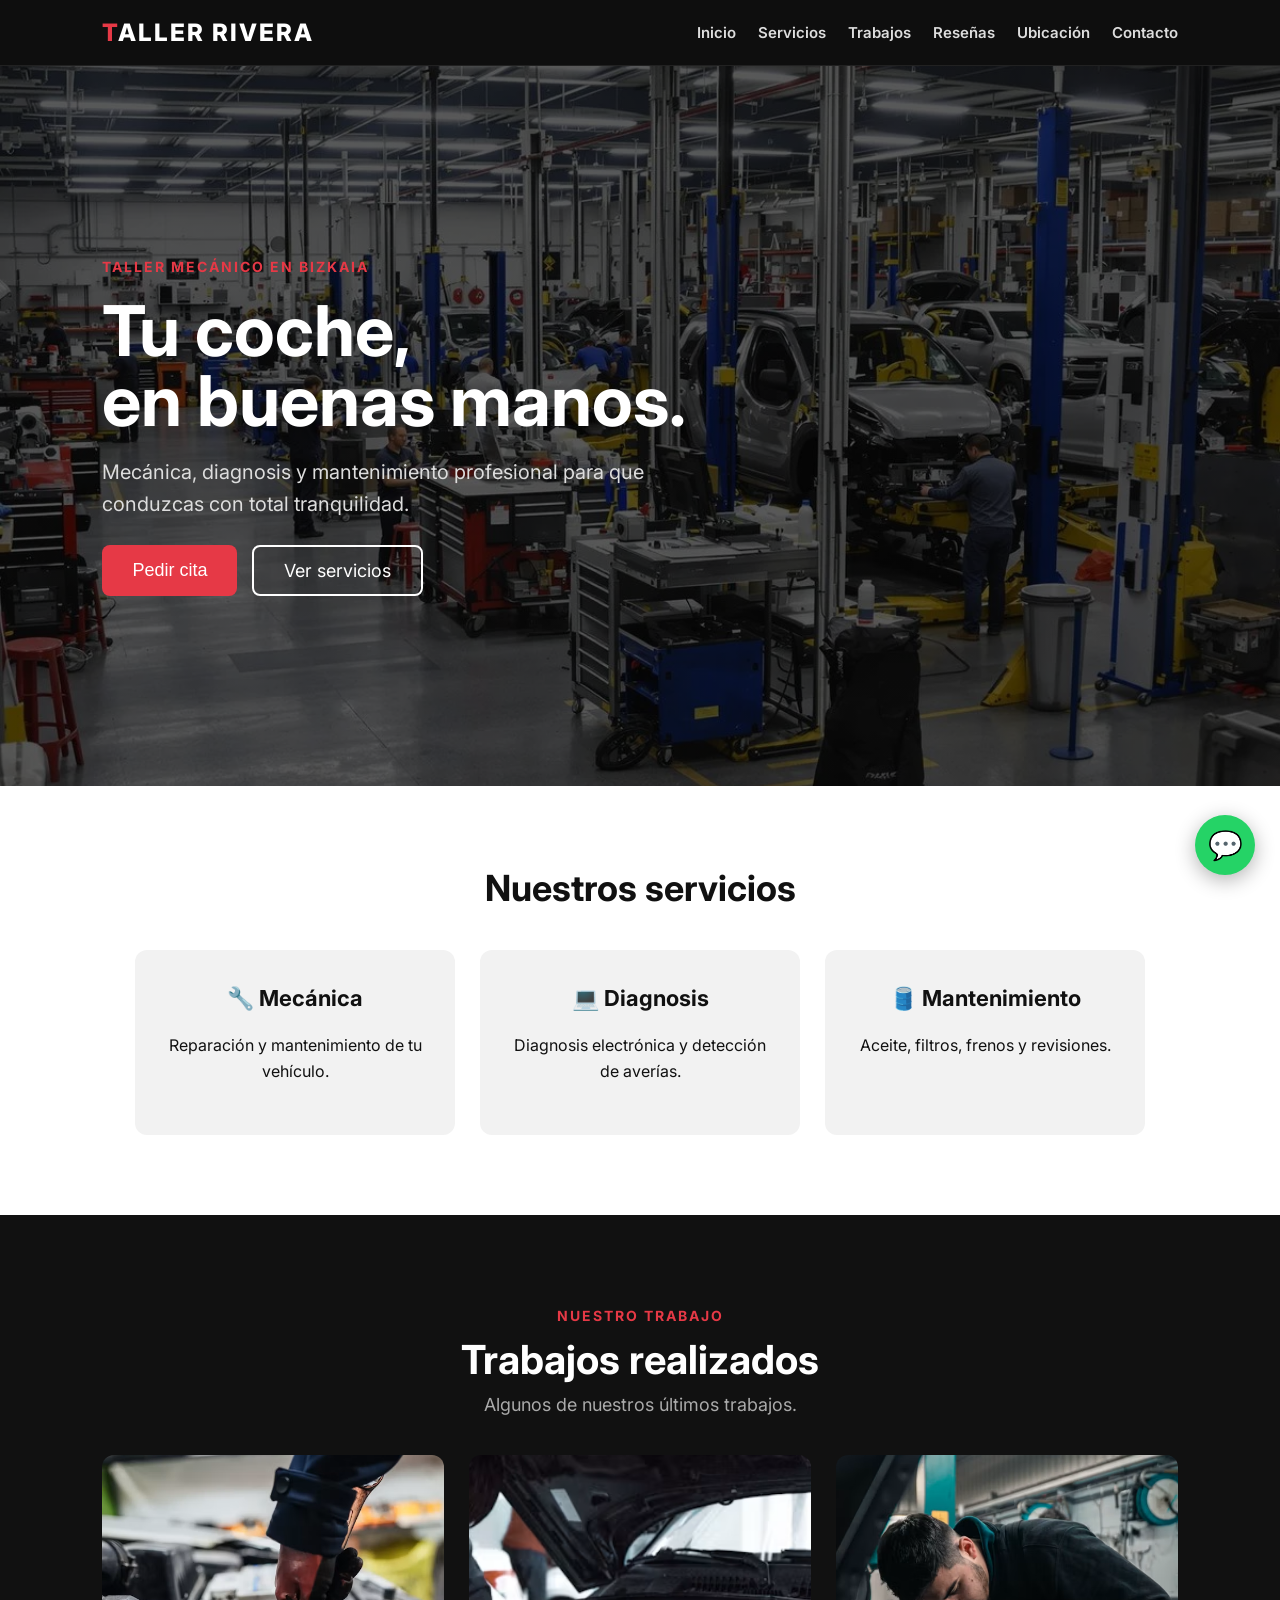
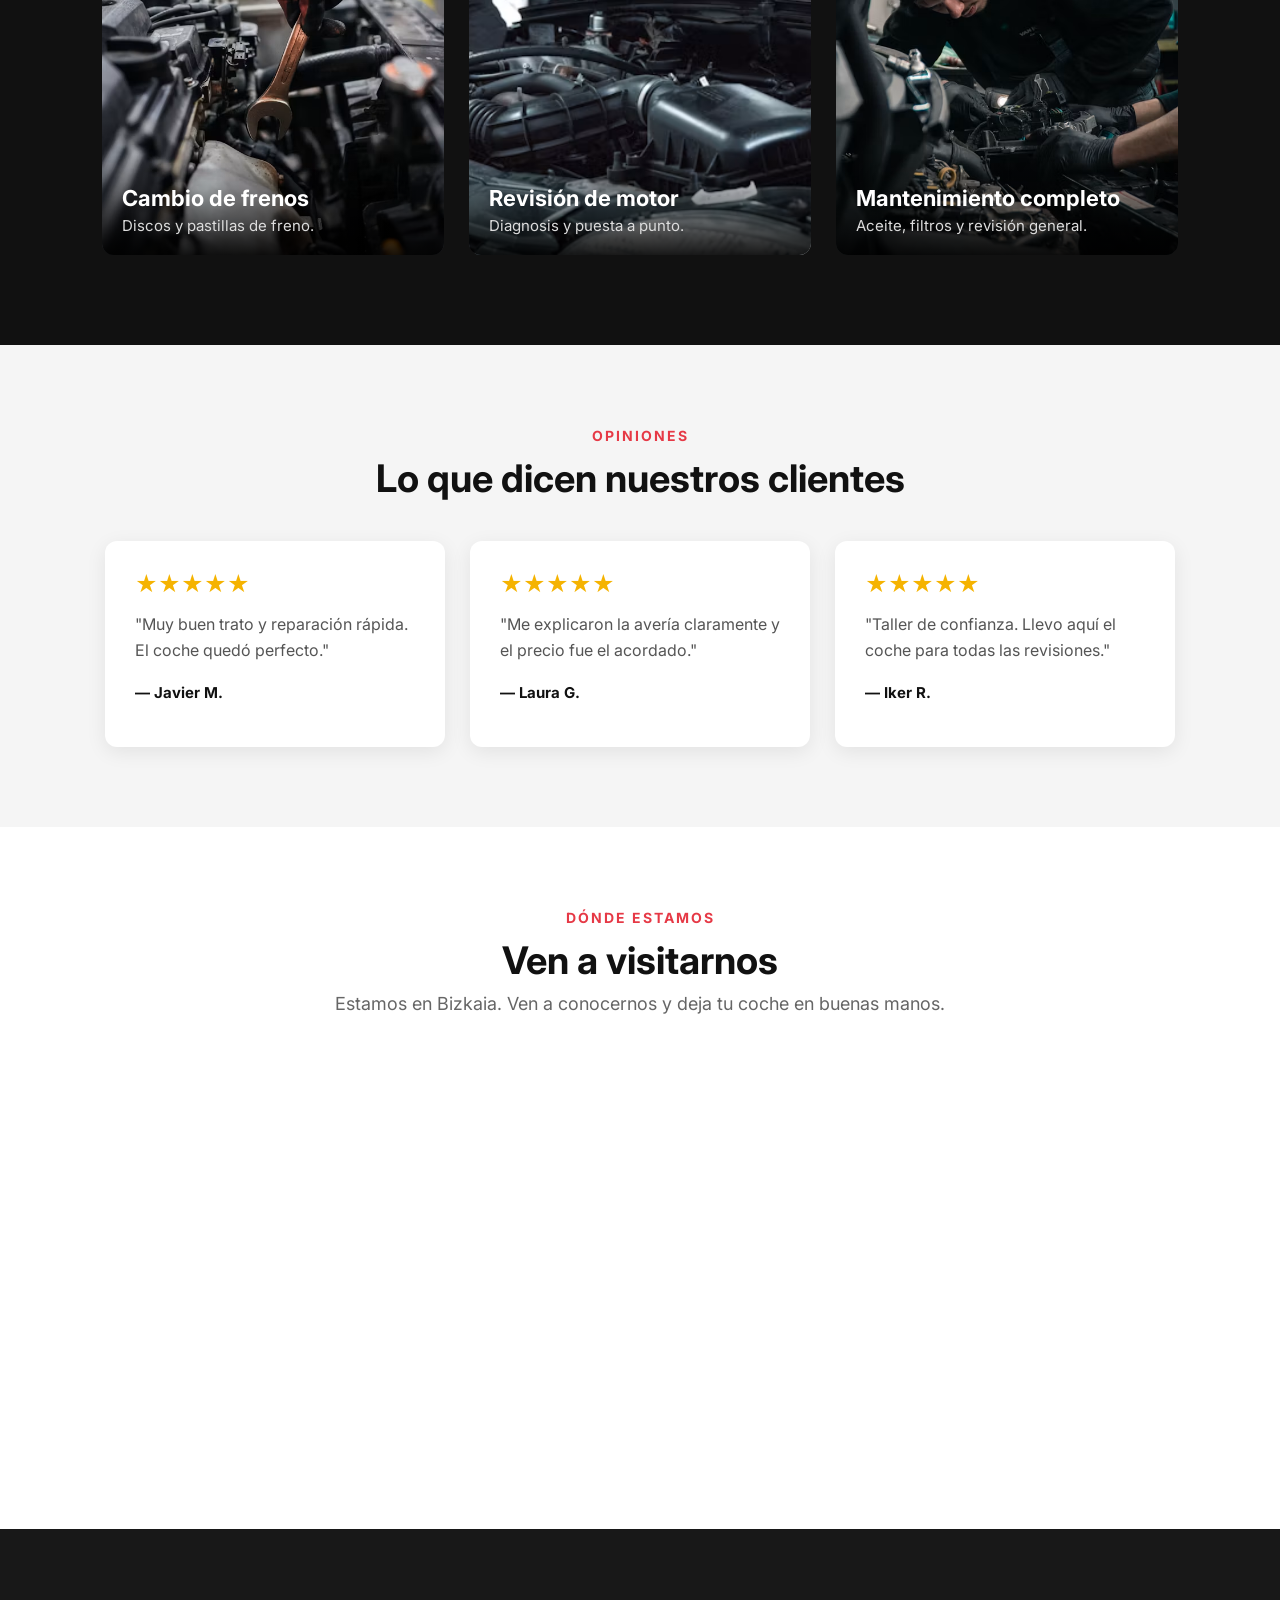
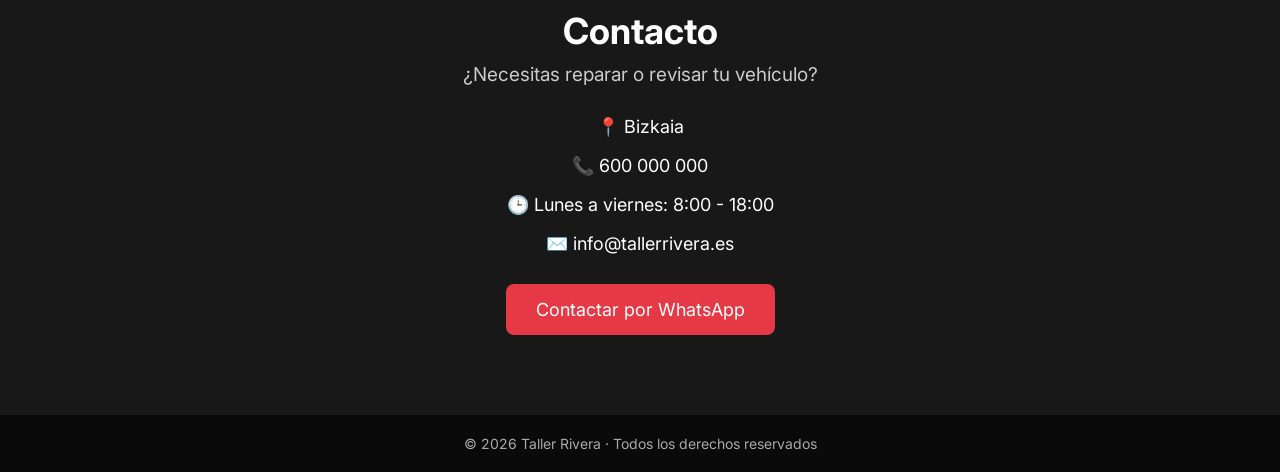
<file: index.html>
<!DOCTYPE html>
<html lang="es">

<head>
    <meta charset="UTF-8">
    <meta name="viewport" content="width=device-width, initial-scale=1.0">

    <title>Taller Rivera</title>

    <!-- FUENTE -->
    <link rel="preconnect" href="https://fonts.googleapis.com">
    <link rel="preconnect" href="https://fonts.gstatic.com" crossorigin>

    <link href="https://fonts.googleapis.com/css2?family=Inter:wght@400;500;600;700;800&display=swap"
          rel="stylesheet">

    <!-- CSS -->
    <link rel="stylesheet" href="style.css">
</head>


<body>

    <!-- =========================
         MENÚ
    ========================== -->

    <header>

        <h2 class="logo">TALLER RIVERA</h2>

        <button class="menu-hamburguesa" id="menu-hamburguesa">
            ☰
        </button>

        <nav id="menu-nav">
            <a href="#inicio">Inicio</a>
            <a href="#servicios">Servicios</a>
            <a href="#trabajos">Trabajos</a>
            <a href="#resenas">Reseñas</a>
            <a href="#ubicacion">Ubicación</a>
            <a href="#contacto">Contacto</a>
        </nav>

    </header>


    <!-- =========================
         PORTADA
    ========================== -->

    <section id="inicio" class="inicio">

        <div class="contenido-inicio">

            <span class="etiqueta">
                TALLER MECÁNICO EN BIZKAIA
            </span>

            <h1>
                Tu coche,<br>
                en buenas manos.
            </h1>

            <p>
                Mecánica, diagnosis y mantenimiento profesional
                para que conduzcas con total tranquilidad.
            </p>

            <div class="botones-inicio">

                <button class="boton" id="abrir-cita">
                    Pedir cita
                </button>

                <a class="boton-secundario" href="#servicios">
                    Ver servicios
                </a>

            </div>

        </div>

    </section>


    <!-- =========================
         SERVICIOS
    ========================== -->

    <section id="servicios" class="servicios">

        <h2>Nuestros servicios</h2>

        <div class="tarjetas">

            <div class="tarjeta">
                <h3>🔧 Mecánica</h3>

                <p>
                    Reparación y mantenimiento de tu vehículo.
                </p>
            </div>


            <div class="tarjeta">
                <h3>💻 Diagnosis</h3>

                <p>
                    Diagnosis electrónica y detección de averías.
                </p>
            </div>


            <div class="tarjeta">
                <h3>🛢️ Mantenimiento</h3>

                <p>
                    Aceite, filtros, frenos y revisiones.
                </p>
            </div>

        </div>

    </section>


    <!-- =========================
         TRABAJOS REALIZADOS
    ========================== -->

    <section id="trabajos" class="trabajos">

        <span class="subtitulo">
            NUESTRO TRABAJO
        </span>

        <h2>Trabajos realizados</h2>

        <p class="descripcion-trabajos">
            Algunos de nuestros últimos trabajos.
        </p>

        <div class="galeria">

            <div class="trabajo">

                <img src="trabajo1.avif"
                     alt="Cambio de frenos">

                <div class="info-trabajo">
                    <h3>Cambio de frenos</h3>
                    <p>Discos y pastillas de freno.</p>
                </div>

            </div>


            <div class="trabajo">

                <img src="trabajo2.avif"
                     alt="Revisión de motor">

                <div class="info-trabajo">
                    <h3>Revisión de motor</h3>
                    <p>Diagnosis y puesta a punto.</p>
                </div>

            </div>


            <div class="trabajo">

                <img src="trabajo3.avif"
                     alt="Mantenimiento completo">

                <div class="info-trabajo">
                    <h3>Mantenimiento completo</h3>
                    <p>Aceite, filtros y revisión general.</p>
                </div>

            </div>

        </div>

    </section>


    <!-- =========================
         RESEÑAS
    ========================== -->

    <section id="resenas" class="resenas">

        <span class="subtitulo">
            OPINIONES
        </span>

        <h2>
            Lo que dicen nuestros clientes
        </h2>

        <div class="lista-resenas">

            <div class="resena">

                <div class="estrellas">
                    ★★★★★
                </div>

                <p>
                    "Muy buen trato y reparación rápida.
                    El coche quedó perfecto."
                </p>

                <h3>— Javier M.</h3>

            </div>


            <div class="resena">

                <div class="estrellas">
                    ★★★★★
                </div>

                <p>
                    "Me explicaron la avería claramente
                    y el precio fue el acordado."
                </p>

                <h3>— Laura G.</h3>

            </div>


            <div class="resena">

                <div class="estrellas">
                    ★★★★★
                </div>

                <p>
                    "Taller de confianza. Llevo aquí
                    el coche para todas las revisiones."
                </p>

                <h3>— Iker R.</h3>

            </div>

        </div>

    </section>


    <!-- =========================
         UBICACIÓN
    ========================== -->

    <section id="ubicacion" class="ubicacion">

        <span class="subtitulo">
            DÓNDE ESTAMOS
        </span>

        <h2>Ven a visitarnos</h2>

        <p>
            Estamos en Bizkaia. Ven a conocernos
            y deja tu coche en buenas manos.
        </p>

        <div class="mapa">

            <iframe
                src="https://www.google.com/maps?q=Bilbao,Bizkaia&output=embed"
                loading="lazy">
            </iframe>

        </div>

    </section>


    <!-- =========================
         CONTACTO
    ========================== -->

    <section id="contacto" class="contacto">

        <h2>Contacto</h2>

        <p>
            ¿Necesitas reparar o revisar tu vehículo?
        </p>

        <div class="datos-contacto">

            <p>📍 Bizkaia</p>

            <p>📞 600 000 000</p>

            <p>
                🕒 Lunes a viernes: 8:00 - 18:00
            </p>

            <p>
                ✉️ info@tallerrivera.es
            </p>

        </div>

        <a class="boton"
           href="https://wa.me/34600000000?text=Hola,%20quiero%20pedir%20una%20cita"
           target="_blank">

            Contactar por WhatsApp

        </a>

    </section>


    <!-- =========================
         FORMULARIO PEDIR CITA
    ========================== -->

    <div id="modal-cita" class="modal">

        <div class="modal-contenido">

            <button class="cerrar-modal"
                    id="cerrar-modal">
                ×
            </button>

            <h2>Pedir cita</h2>

            <form id="formulario-cita">

                <label for="nombre">
                    Nombre
                </label>

                <input
                    type="text"
                    id="nombre"
                    required>


                <label for="servicio">
                    Servicio
                </label>

                <select id="servicio" required>

                    <option value="">
                        Selecciona un servicio
                    </option>

                    <option value="Mecánica">
                        Mecánica
                    </option>

                    <option value="Diagnosis">
                        Diagnosis
                    </option>

                    <option value="Mantenimiento">
                        Mantenimiento
                    </option>

                </select>


                <label for="fecha">
                    Fecha
                </label>

                <input
                    type="date"
                    id="fecha"
                    required>


                <label for="hora">
                    Hora
                </label>

                <input
                    type="time"
                    id="hora"
                    required>


                <label for="telefono">
                    Teléfono
                </label>

                <input
                    type="tel"
                    id="telefono"
                    required>


                <button
                    type="submit"
                    class="boton">

                    Solicitar cita

                </button>

            </form>

        </div>

    </div>


    <!-- =========================
         WHATSAPP FLOTANTE
    ========================== -->

    <a class="whatsapp"
       href="https://wa.me/34600000000?text=Hola,%20quiero%20información"
       target="_blank">

        💬

    </a>


    <!-- =========================
         PIE DE PÁGINA
    ========================== -->

    <footer>

        <p>
            © 2026 Taller Rivera · Todos los derechos reservados
        </p>

    </footer>


    <!-- JAVASCRIPT -->
    <script src="script.js"></script>

</body>

</html>
</file>
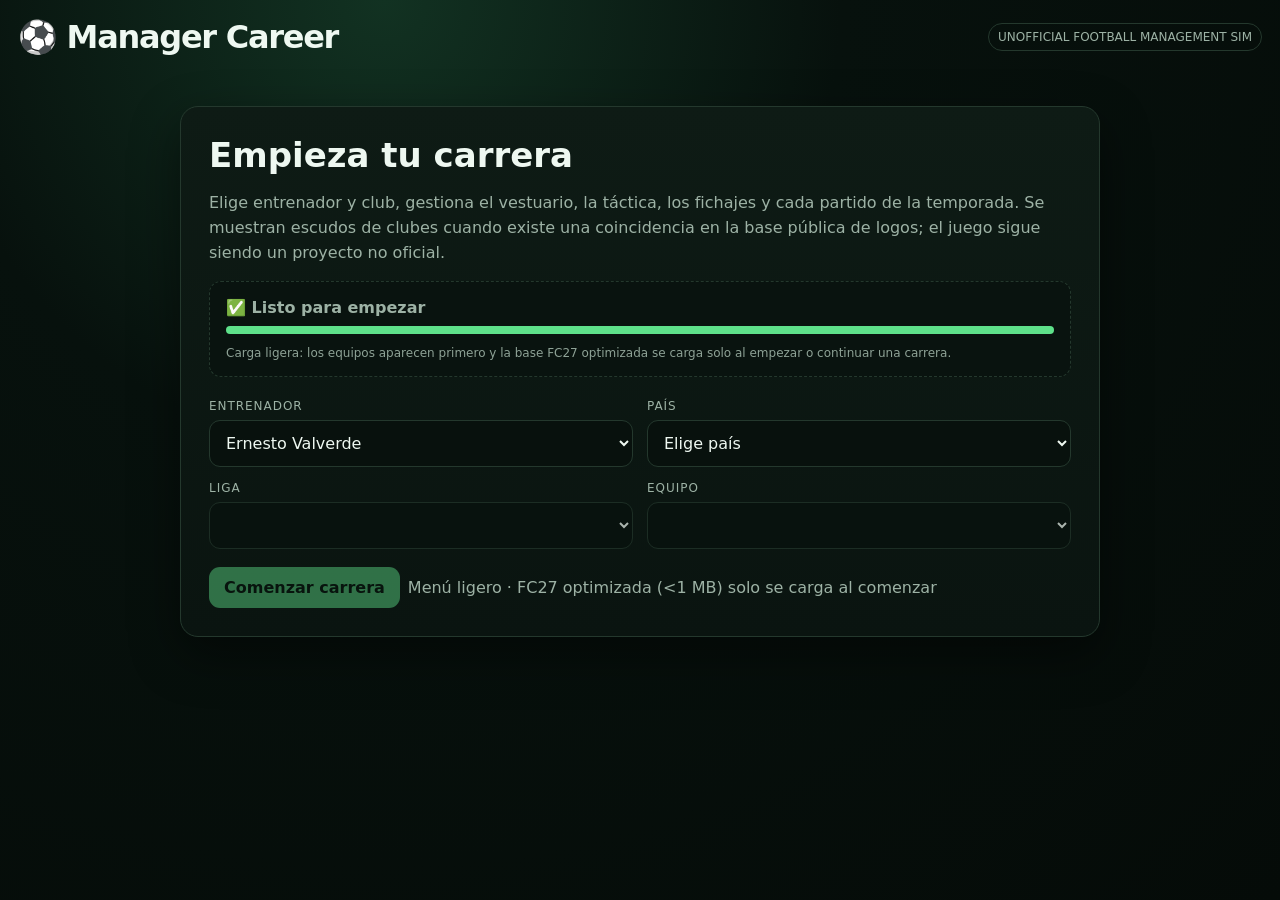
<file: manager-career-clean/index.html>
<!DOCTYPE html>
<html lang="es">
<head>
<meta charset="UTF-8" />
<meta name="viewport" content="width=device-width,initial-scale=1" />
<title>Manager Career — European Football Manager</title>
<style>
:root{--bg:#07110d;--panel:#0d1914;--panel2:#122219;--line:#24382d;--text:#eef8f1;--muted:#9db2a5;--accent:#5ee18a;--accent2:#f2c94c;--danger:#ff6b6b;--blue:#61a8ff;--shadow:0 18px 50px #0007}
*{box-sizing:border-box}body{margin:0;background:radial-gradient(circle at 30% 0,#123222 0,#07110d 36%,#050b08 100%);color:var(--text);font-family:Inter,system-ui,-apple-system,Segoe UI,Roboto,Arial,sans-serif;min-height:100vh}button,select,input{font:inherit}.hidden{display:none!important}.app{max-width:1500px;margin:auto;padding:18px}.brand{display:flex;justify-content:space-between;align-items:center;gap:12px;margin-bottom:14px}.brand h1{font-size:clamp(20px,3vw,32px);margin:0;letter-spacing:-.04em}.tag{font-size:12px;color:var(--muted);border:1px solid var(--line);padding:6px 9px;border-radius:999px}.panel{background:linear-gradient(180deg,#0e1b15,#0a1410);border:1px solid var(--line);border-radius:18px;box-shadow:var(--shadow)}.setup{max-width:920px;margin:50px auto;padding:28px}.setup h2{font-size:34px;margin:0 0 8px}.setup p{color:var(--muted);line-height:1.55}.setup-grid{display:grid;grid-template-columns:1fr 1fr;gap:14px;margin-top:22px}.field{display:flex;flex-direction:column;gap:7px}.field label{font-size:12px;text-transform:uppercase;letter-spacing:.08em;color:var(--muted)}select,input{background:#08110d;border:1px solid var(--line);color:var(--text);border-radius:11px;padding:12px;min-height:45px}.btn{border:0;border-radius:11px;padding:11px 15px;cursor:pointer;font-weight:750;background:#203328;color:var(--text);transition:.18s}.btn:hover{transform:translateY(-1px);filter:brightness(1.08)}.btn.primary{background:var(--accent);color:#06130b}.btn.warn{background:var(--accent2);color:#171101}.btn.danger{background:#5a2626;color:#fff}.btn.ghost{background:transparent;border:1px solid var(--line)}.btn:disabled{opacity:.45;cursor:not-allowed;transform:none}.loading{padding:16px;background:#09130f;border:1px dashed var(--line);border-radius:12px;color:var(--muted);margin:16px 0}.progress{height:8px;background:#07100c;border-radius:99px;overflow:hidden;margin-top:9px}.progress>div{height:100%;background:var(--accent);width:0;transition:.25s}.data-note{font-size:12px;color:#8ea296;margin-top:12px}.topbar{display:grid;grid-template-columns:1.4fr repeat(5,1fr);gap:10px;margin-bottom:12px}.stat{padding:12px 14px}.stat small{display:block;color:var(--muted);font-size:11px;text-transform:uppercase}.stat strong{display:block;margin-top:4px;font-size:15px;white-space:nowrap;overflow:hidden;text-overflow:ellipsis}.layout{display:grid;grid-template-columns:210px minmax(0,1fr);gap:12px}.sidebar{padding:10px;align-self:start;position:sticky;top:10px}.navbtn{width:100%;text-align:left;margin:3px 0;background:transparent;border:0;color:var(--muted);padding:12px;border-radius:10px;cursor:pointer;font-weight:700}.navbtn.active,.navbtn:hover{background:#17271e;color:var(--text)}.main{min-width:0}.view{padding:18px}.view h2{margin:0 0 14px;font-size:24px}.grid2{display:grid;grid-template-columns:1fr 1fr;gap:14px}.grid3{display:grid;grid-template-columns:repeat(3,1fr);gap:12px}.card{background:#0a1510;border:1px solid var(--line);border-radius:14px;padding:14px}.card h3{margin:0 0 10px;font-size:15px}.muted{color:var(--muted)}.big{font-size:32px;font-weight:850}.kpi{display:flex;align-items:end;justify-content:space-between}.good{color:var(--accent)}.bad{color:var(--danger)}.yellow{color:var(--accent2)}.blue{color:var(--blue)}.window-open{color:var(--accent)}.window-closed{color:var(--danger)}.fixture{display:flex;justify-content:space-between;align-items:center;gap:10px;padding:11px 0;border-bottom:1px solid #1d2e25}.fixture:last-child{border:0}.comp{font-size:11px;padding:4px 7px;border-radius:6px;background:#17271e;color:#b8c9bf}.tablewrap{overflow:auto;border:1px solid var(--line);border-radius:12px}table{width:100%;border-collapse:collapse;min-width:720px}th,td{padding:10px 9px;border-bottom:1px solid #1c2d24;text-align:left;font-size:13px}th{color:#9eb1a5;background:#0b1611;position:sticky;top:0;z-index:1}tr:hover td{background:#102018}.pill{display:inline-block;padding:3px 7px;border-radius:999px;background:#1a2a21;font-size:11px}.rating{display:inline-grid;place-items:center;width:34px;height:34px;border-radius:9px;background:#1b3324;font-weight:900}.money{font-variant-numeric:tabular-nums}.squad-actions{display:flex;gap:7px;flex-wrap:wrap;margin-bottom:12px}.pitch{background:linear-gradient(90deg,#174d2a 0 49.6%,#eee8 49.7% 50.3%,#174d2a 50.4%);border:3px solid #dce9df88;min-height:450px;border-radius:14px;position:relative;overflow:hidden}.pitch:before{content:"";position:absolute;inset:5%;border:2px solid #dce9df88;border-radius:3px}.pitch:after{content:"";position:absolute;width:120px;height:120px;border:2px solid #dce9df88;border-radius:50%;left:50%;top:50%;transform:translate(-50%,-50%)}.player-dot{position:absolute;z-index:2;transform:translate(-50%,-50%);width:88px;text-align:center;background:#07110deb;border:1px solid #60866f;border-radius:10px;padding:6px 4px;font-size:10px;cursor:pointer}.player-dot strong{display:block;font-size:11px;white-space:nowrap;overflow:hidden;text-overflow:ellipsis}.player-dot .r{color:var(--accent)}.bench{display:flex;gap:7px;flex-wrap:wrap;margin-top:10px}.bench .chip{background:#14251b;border:1px solid var(--line);border-radius:9px;padding:7px 9px;font-size:11px}.calendar{display:grid;grid-template-columns:repeat(7,1fr);gap:6px}.calday{min-height:78px;background:#0a1510;border:1px solid #1c2c23;border-radius:8px;padding:7px;font-size:11px}.calday strong{display:block;color:#9caf9f}.calday.match{border-color:#447657;background:#102319}.calday .m{margin-top:7px;font-size:10px;color:#d9e8dd}.rank-pos{font-weight:900;width:28px}.transfer-grid{display:grid;grid-template-columns:1.5fr 1fr;gap:12px}.searchbar{display:flex;gap:8px;margin-bottom:10px}.searchbar input{flex:1}.inbox{max-height:340px;overflow:auto}.msg{padding:11px;border-bottom:1px solid #1b2c23}.msg:last-child{border:0}.match-shell{display:grid;grid-template-columns:1fr 300px;gap:14px}.scoreboard{text-align:center;padding:16px;background:#09140f;border:1px solid var(--line);border-radius:14px}.score{font-size:54px;font-weight:950;letter-spacing:-.06em}.clock{color:var(--accent2);font-weight:800}.momentum{height:8px;background:#291b1b;border-radius:99px;overflow:hidden;margin:12px 0}.momentum div{height:100%;background:var(--accent);width:50%}.commentary{height:310px;overflow:auto;background:#07110d;border:1px solid var(--line);border-radius:12px;padding:10px}.event{font-size:12px;padding:7px;border-bottom:1px solid #18271f}.event.goal{color:var(--accent2);font-weight:800}.event.carde{color:#ffd85e}.subs{max-height:420px;overflow:auto}.subrow{display:grid;grid-template-columns:1fr 28px 1fr;gap:6px;align-items:center;margin:6px 0}.job-card{display:flex;justify-content:space-between;align-items:center;gap:12px;padding:12px;border-bottom:1px solid #1b2c23}.toast{position:fixed;right:18px;bottom:18px;background:#13281b;border:1px solid #4a7359;padding:12px 14px;border-radius:11px;box-shadow:var(--shadow);z-index:20;max-width:360px}.modal{position:fixed;inset:0;background:#000b;display:grid;place-items:center;z-index:50;padding:18px}.modalbox{width:min(1100px,96vw);max-height:94vh;overflow:auto;padding:18px}.row{display:flex;align-items:center;gap:8px;flex-wrap:wrap}.spacer{flex:1}.bar{height:9px;background:#18261f;border-radius:99px;overflow:hidden}.bar>div{height:100%;background:var(--accent)}.sep{height:1px;background:var(--line);margin:14px 0}.badge{font-size:11px;padding:4px 8px;border:1px solid var(--line);border-radius:999px}.empty{padding:24px;text-align:center;color:var(--muted)}
.crest{width:34px;height:34px;object-fit:contain;vertical-align:middle;display:inline-block;filter:drop-shadow(0 2px 3px #0006)}.crest.sm{width:24px;height:24px}.crest.lg{width:58px;height:58px}.clubline{display:flex;align-items:center;gap:9px;min-width:0}.clubline strong{min-width:0}.crest-fallback{width:34px;height:34px;border-radius:10px;background:#1a3023;border:1px solid #355a43;display:inline-grid;place-items:center;font-weight:900;font-size:10px;color:#dceade;flex:0 0 auto}.team-preview{margin-top:14px;padding:12px 14px;display:flex;align-items:center;gap:12px;background:#09150f;border:1px solid var(--line);border-radius:13px;min-height:70px}.status-bad{color:#ff8d8d}.status-ok{color:#74e59a}.news-card{padding:13px 0;border-bottom:1px solid #1c2d24}.news-card:last-child{border:0}.news-card h4{margin:4px 0 5px}.training-actions{display:grid;grid-template-columns:repeat(4,1fr);gap:8px}.training-actions .btn{min-height:64px}.statline{display:grid;grid-template-columns:1fr auto;gap:10px;padding:7px 0;border-bottom:1px solid #1b2c23}.statline:last-child{border:0}.match-teams{display:grid;grid-template-columns:1fr auto 1fr;align-items:center;gap:12px}.match-team{display:flex;align-items:center;gap:8px;justify-content:flex-end;text-align:right}.match-team.away{justify-content:flex-start;text-align:left}.match-team .crest{width:48px;height:48px}.live-stats{display:grid;grid-template-columns:repeat(3,1fr);gap:8px;margin:10px 0}.live-stats>div{background:#0c1a13;border:1px solid var(--line);border-radius:9px;padding:8px;text-align:center;font-size:11px}.shortlist-row{display:flex;align-items:center;justify-content:space-between;gap:10px;padding:9px 0;border-bottom:1px solid #1b2c23}


.advance-panel{background:linear-gradient(135deg,#10281a,#0a1710);border:1px solid #345b42;border-radius:16px;padding:14px;margin:14px 0}.advance-head{display:flex;gap:10px;align-items:center;flex-wrap:wrap}.advance-date{font-size:24px;font-weight:900}.advance-actions{display:flex;gap:8px;flex-wrap:wrap;margin-top:10px}.advance-actions .btn{min-height:46px}.stop-grid{display:flex;gap:8px 14px;flex-wrap:wrap;margin-top:12px;padding-top:11px;border-top:1px solid var(--line)}.stop-check{display:flex;align-items:center;gap:7px;font-size:12px;color:var(--muted);cursor:pointer}.stop-check input{width:18px;height:18px;min-height:0;accent-color:var(--accent)}.today-events{display:grid;gap:8px;margin-top:11px}.day-event{display:flex;align-items:center;gap:10px;padding:10px;border:1px solid var(--line);border-radius:11px;background:#09140f}.day-event .evicon{font-size:20px}.day-event .evtext{min-width:0;flex:1}.pending-actions{display:grid;gap:8px}.pending-bid{display:flex;align-items:center;justify-content:space-between;gap:10px;padding:10px;border-bottom:1px solid #1b2c23}.slot-grid{display:grid;grid-template-columns:repeat(2,minmax(0,1fr));gap:9px;margin-top:12px}.slot-option{display:grid;grid-template-columns:minmax(0,1fr) auto;gap:10px;align-items:center;text-align:left;background:#0a1510;border:1px solid var(--line);border-radius:13px;padding:12px;color:var(--text);cursor:pointer}.slot-option:hover{border-color:#4f8664;background:#102019}.slot-option:disabled{opacity:.45;cursor:not-allowed}.slot-option .slot-name{font-weight:850}.slot-option .slot-meta{font-size:11px;color:var(--muted);margin-top:3px}.fit-score{display:grid;place-items:center;min-width:48px;height:48px;border-radius:12px;background:#193522;font-weight:900;color:var(--accent)}.today-mark{outline:2px solid var(--accent);outline-offset:1px}.agenda-day{display:grid;grid-template-columns:76px minmax(0,1fr);gap:10px;padding:10px 0;border-bottom:1px solid #1b2c23}.agenda-day:last-child{border:0}.agenda-date{font-weight:850}.agenda-items{display:grid;gap:5px}.agenda-chip{font-size:11px;border:1px solid var(--line);border-radius:8px;padding:6px 8px;background:#0b1711}.preseason{color:#77b7ff}.data-edition{font-size:11px;padding:4px 7px;border-radius:999px;background:#153220;color:#8ef1aa;border:1px solid #2e5c3d}

.mobile-nav{display:none}.mobile-more-list{display:grid;grid-template-columns:1fr 1fr;gap:10px}.mobile-more-list .btn{min-height:58px;text-align:left}
.mobile-cards{display:none}.player-card,.standing-card,.market-card,.contract-card,.academy-card,.award-card{background:#0a1510;border:1px solid var(--line);border-radius:14px;padding:12px}
.player-card-head,.standing-card,.market-card-head,.contract-card-head,.academy-card-head,.award-card-head{display:flex;align-items:center;justify-content:space-between;gap:10px}
.player-card-grid,.contract-meta,.academy-meta{display:grid;grid-template-columns:repeat(3,1fr);gap:8px;margin-top:10px}.mini-kpi{background:#0e1c15;border:1px solid #1f3327;border-radius:9px;padding:7px;text-align:center}.mini-kpi small{display:block;color:var(--muted);font-size:10px}.mini-kpi strong{font-size:13px}
.press-options{display:grid;grid-template-columns:repeat(3,1fr);gap:10px}.press-option{min-height:92px;text-align:left}.press-question{font-size:20px;line-height:1.35;margin:8px 0 18px}.contract-warning{color:var(--accent2)}.academy-stars{letter-spacing:2px}.award-row{display:grid;grid-template-columns:130px 1fr auto;gap:10px;align-items:center;padding:10px 0;border-bottom:1px solid #1b2c23}.award-row:last-child{border:0}
.quick-actions{display:grid;grid-template-columns:repeat(4,1fr);gap:8px}.quick-actions .btn{min-height:58px}.section-title-row{display:flex;align-items:center;gap:10px;flex-wrap:wrap}.mobile-hero-actions{display:none}.mobile-fixture-list{display:none}
@media(max-width:950px){.slot-grid{grid-template-columns:1fr}.advance-actions{display:grid;grid-template-columns:1fr 1fr}.advance-actions .btn{width:100%}.stop-grid{display:grid;grid-template-columns:1fr 1fr}.pending-bid{align-items:flex-start;flex-direction:column}.pending-bid>.row{width:100%}.pending-bid>.row .btn{flex:1}.agenda-day{grid-template-columns:64px minmax(0,1fr)}.topbar{grid-template-columns:repeat(3,1fr)}.layout{grid-template-columns:1fr}.sidebar{display:none}.grid2,.grid3,.transfer-grid,.match-shell{grid-template-columns:1fr}.setup-grid{grid-template-columns:1fr}.pitch{min-height:390px}.calendar{grid-template-columns:repeat(4,1fr)}.mobile-nav{display:grid;grid-template-columns:repeat(5,1fr);position:fixed;left:0;right:0;bottom:0;z-index:60;background:#08110df2;border-top:1px solid var(--line);padding:7px max(7px,env(safe-area-inset-right)) calc(7px + env(safe-area-inset-bottom)) max(7px,env(safe-area-inset-left));backdrop-filter:blur(12px)}.mobile-nav button{border:0;background:transparent;color:var(--muted);min-height:52px;border-radius:10px;font-size:11px;font-weight:800;padding:5px 2px}.mobile-nav button span{display:block;font-size:19px;line-height:20px;margin-bottom:2px}.mobile-nav button.active{background:#173021;color:var(--text)}body{padding-bottom:76px}.mobile-hero-actions{display:grid;grid-template-columns:1fr 1fr;gap:8px;margin-top:12px}.desktop-only{display:none!important}.desktop-calendar{display:none}.mobile-fixture-list{display:block}.mobile-cards{display:grid;gap:9px}.tablewrap.mobile-hide{display:none}.press-options{grid-template-columns:1fr}.quick-actions{grid-template-columns:1fr 1fr}.award-row{grid-template-columns:1fr}.toast{bottom:88px;left:10px;right:10px;max-width:none}.modal{padding:8px;align-items:end}.modalbox{width:100%;max-height:88vh;border-radius:20px 20px 0 0;padding:14px}.commentary{height:230px}.subs{max-height:none}.subrow{grid-template-columns:1fr}.match-shell{gap:10px}.match-actions{display:grid!important;grid-template-columns:1fr 1fr;width:100%}.match-actions .btn,.match-actions select{width:100%;min-height:48px}.match-team .crest{width:40px;height:40px}}
@media(max-width:780px){.training-actions{grid-template-columns:1fr 1fr}.match-teams{grid-template-columns:1fr auto 1fr}.match-team,.match-team.away{justify-content:center;text-align:center;flex-direction:column}.score{font-size:40px}.topbar{grid-template-columns:1fr 1fr}.topbar .stat{padding:9px 10px}.topbar .stat:nth-child(2),.topbar .stat:nth-child(6){display:none}.brand .tag{display:none}.brand{margin-bottom:9px}.brand h1{font-size:22px}}
@media(max-width:560px){.advance-date{font-size:20px}.advance-actions{grid-template-columns:1fr}.stop-grid{grid-template-columns:1fr 1fr}.slot-option{min-height:68px}.player-dot{touch-action:manipulation}.app{padding:8px}.setup{margin:10px auto;padding:14px;border-radius:14px}.setup h2{font-size:28px}.view{padding:10px}.main{border-radius:14px}.calendar{grid-template-columns:repeat(2,1fr)}.player-dot{width:70px;font-size:9px;padding:5px 3px}.player-dot strong{font-size:10px}.pitch{min-height:430px}.score{font-size:34px}.live-stats{grid-template-columns:repeat(3,1fr);gap:4px}.live-stats>div{padding:6px 3px;font-size:10px}.player-card-grid,.contract-meta,.academy-meta{grid-template-columns:repeat(2,1fr)}.quick-actions{grid-template-columns:1fr 1fr}.fixture{align-items:flex-start;flex-direction:column}.fixture .btn{width:100%}.searchbar{flex-direction:column}.searchbar .btn{width:100%}.shortlist-row,.job-card{align-items:flex-start;flex-direction:column}.shortlist-row>.row,.job-card>.btn{width:100%}.shortlist-row>.row .btn{flex:1}.press-question{font-size:18px}}


/* ===== V7: Living world + timeline + deeper management ===== */
.timeline-wrap{margin-top:12px;overflow:hidden}.timeline-strip{display:grid;grid-auto-flow:column;grid-auto-columns:minmax(82px,1fr);gap:7px;overflow-x:auto;padding:4px 1px 8px;scrollbar-width:thin}.timeline-day{min-height:92px;border:1px solid var(--line);border-radius:12px;background:#09150f;padding:8px;display:flex;flex-direction:column;gap:4px;position:relative;transition:.18s ease}.timeline-day.active{border-color:var(--accent);background:#15301f;transform:translateY(-2px)}.timeline-day.past{opacity:.48}.timeline-day.matchday{border-color:#6f5b1e;background:#211c0e}.timeline-day .dow{font-size:10px;color:var(--muted);text-transform:uppercase}.timeline-day .num{font-weight:950;font-size:19px}.timeline-day .tl-icons{font-size:15px;min-height:20px}.timeline-day .tl-label{font-size:9px;line-height:1.15;color:#dbe9df;overflow:hidden;display:-webkit-box;-webkit-line-clamp:2;-webkit-box-orient:vertical}.timeline-progress{height:3px;background:#13231a;border-radius:99px;overflow:hidden;margin-top:5px}.timeline-progress>div{height:100%;background:var(--accent);width:0;transition:width .15s}.manager-chip{display:inline-flex;align-items:center;gap:6px;border:1px solid var(--line);background:#0c1812;padding:6px 8px;border-radius:10px;font-size:11px}.manager-style{color:var(--accent2)}.fans-meter{display:flex;gap:5px;align-items:center}.fans-meter .bar{flex:1}.issue-card,.staff-card,.promise-card,.world-card,.achievement-card,.draw-card{background:#0a1510;border:1px solid var(--line);border-radius:14px;padding:12px}.issue-card.urgent{border-color:#6c3535}.issue-actions,.staff-actions{display:flex;gap:7px;flex-wrap:wrap;margin-top:10px}.hierarchy-badge{font-size:10px;border:1px solid var(--line);border-radius:999px;padding:3px 7px}.leader{color:var(--accent2)}.world-grid,.staff-grid,.achievement-grid{display:grid;grid-template-columns:repeat(3,minmax(0,1fr));gap:10px}.staff-level{font-size:28px;font-weight:900}.world-feed{display:grid;gap:7px}.world-move{display:grid;grid-template-columns:minmax(0,1fr) auto;gap:8px;border-bottom:1px solid #1a2b22;padding:8px 0}.world-move:last-child{border:0}.promise-status{font-size:10px;border-radius:999px;padding:4px 7px;background:#17271e}.promise-status.broken{background:#4b2323;color:#ffb0b0}.promise-status.done{background:#173722;color:#8ff0ad}.dev-row{display:grid;grid-template-columns:minmax(0,1.3fr) minmax(140px,.7fr) 80px;gap:10px;align-items:center;padding:10px 0;border-bottom:1px solid #1b2c23}.dev-row:last-child{border:0}.progress-ring{width:52px;height:52px;border-radius:50%;display:grid;place-items:center;background:conic-gradient(var(--accent) calc(var(--pct)*1%),#183025 0);position:relative}.progress-ring:after{content:"";position:absolute;inset:5px;background:#0a1510;border-radius:50%}.progress-ring span{z-index:1;font-size:10px;font-weight:900}.scout-controls{display:grid;grid-template-columns:1fr 1fr auto;gap:8px}.scout-report{border-left:3px solid #426e51;padding-left:10px}.medical-risk{font-size:11px;color:#ffb08a}.transfer-tabs{display:flex;gap:7px;overflow:auto;margin-bottom:10px}.transfer-tabs .btn{white-space:nowrap}.deal-type-grid{display:grid;grid-template-columns:repeat(3,1fr);gap:8px}.deal-option{padding:10px;border:1px solid var(--line);border-radius:11px;background:#0b1711}.deal-option input{min-height:0}.draw-visual{display:flex;gap:8px;align-items:center;overflow:auto;padding:8px 0}.draw-team{min-width:150px;border:1px solid var(--line);border-radius:12px;padding:10px;text-align:center;background:#0b1711}.draw-vs{font-weight:950;color:var(--accent2)}.achievement-card.locked{opacity:.45}.achievement-card .ach-icon{font-size:28px}.achievement-card.unlocked{border-color:#52795f;background:#102319}.national-card{border:1px solid #314b3a;border-radius:14px;padding:12px;background:#0a1710}.season-change{font-size:11px;padding:5px 8px;border-radius:8px;background:#15271c}.rumor{color:#d2b5ff}.fans-good{color:#83eea2}.fans-bad{color:#ff9292}.captain-star{color:var(--accent2)}
@media(max-width:950px){.world-grid,.staff-grid,.achievement-grid{grid-template-columns:1fr 1fr}.dev-row{grid-template-columns:1fr}.scout-controls{grid-template-columns:1fr}.deal-type-grid{grid-template-columns:1fr}.timeline-strip{grid-auto-columns:88px}.timeline-day{min-height:86px}.world-move{grid-template-columns:1fr}.manager-chip{width:100%;justify-content:center}}
@media(max-width:560px){.world-grid,.staff-grid,.achievement-grid{grid-template-columns:1fr}.timeline-strip{margin-left:-2px;margin-right:-2px;grid-auto-columns:78px}.timeline-day{padding:7px;min-height:82px}.timeline-day .num{font-size:17px}.timeline-day .tl-label{font-size:8px}.advance-panel{padding:11px}.scout-controls .btn{width:100%}.issue-actions .btn,.staff-actions .btn{flex:1}.dev-row select{width:100%}}

</style>
</head>
<body>
<div class="app">
  <div class="brand"><h1>⚽ Manager Career</h1><span class="tag">UNOFFICIAL FOOTBALL MANAGEMENT SIM</span></div>

  <section id="setup" class="panel setup">
    <h2>Empieza tu carrera</h2>
    <p>Elige entrenador y club, gestiona el vestuario, la táctica, los fichajes y cada partido de la temporada. Se muestran escudos de clubes cuando existe una coincidencia en la base pública de logos; el juego sigue siendo un proyecto no oficial.</p>
    <div id="loader" class="loading">
      <strong id="loadText">Preparando menú rápido…</strong>
      <div class="progress"><div id="loadBar"></div></div>
      <div class="data-note">Carga ligera: los equipos aparecen primero y la base FC27 optimizada se carga solo al empezar o continuar una carrera.</div>
    </div>
    <div class="setup-grid">
      <div class="field"><label>Entrenador</label><select id="coachSelect"></select><input id="coachCustom" class="hidden" placeholder="Escribe el nombre del entrenador"></div>
      <div class="field"><label>País</label><select id="countrySelect" disabled></select></div>
      <div class="field"><label>Liga</label><select id="leagueSelect" disabled></select></div>
      <div class="field"><label>Equipo</label><select id="teamSelect" disabled></select></div>
    </div>
    <div id="teamPreview" class="team-preview hidden"></div>
    <div class="row" style="margin-top:18px"><button id="startBtn" class="btn primary" disabled>Comenzar carrera</button><button id="continueBtn" class="btn ghost hidden">Continuar partida</button><span class="muted" id="coverage"></span></div>
  </section>

  <section id="game" class="hidden">
    <div class="topbar">
      <div class="panel stat stat-club"><small>Club</small><strong id="topClub">—</strong></div>
      <div class="panel stat stat-coach"><small>Entrenador</small><strong id="topCoach">—</strong></div>
      <div class="panel stat stat-date"><small>Fecha</small><strong id="topDate">—</strong></div>
      <div class="panel stat stat-budget"><small>Presupuesto</small><strong id="topBudget">—</strong></div>
      <div class="panel stat stat-board"><small>Directiva</small><strong id="topBoard">—</strong></div>
      <div class="panel stat stat-window"><small>Mercado</small><strong id="topWindow">—</strong></div>
    </div>
    <div class="layout">
      <aside class="panel sidebar" id="nav"></aside>
      <main class="panel main"><div id="view" class="view"></div></main>
    </div>
    <nav id="mobileNav" class="mobile-nav" aria-label="Navegación móvil"></nav>
  </section>
</div>
<div id="toast" class="toast hidden"></div>
<div id="matchModal" class="modal hidden"><div class="panel modalbox" id="matchBox"></div></div>
<script>
(()=>{
'use strict';
const LEGACY_META_URL='https://raw.githubusercontent.com/ismailoksuz/EAFC26-DataHub/main/data/players.csv';
const FC27_DATA_URL='https://raw.githubusercontent.com/mzafram2001/ea-fc/main/data/dataset_ea_fc_27.csv';
const DATA_URL=LEGACY_META_URL; // compatibilidad interna con el cargador anterior
const REAL_FIXTURE_URLS={'13':'https://raw.githubusercontent.com/openfootball/football.json/master/2026-27/en.1.json','14':'https://raw.githubusercontent.com/openfootball/football.json/master/2026-27/en.2.json','19':'https://raw.githubusercontent.com/openfootball/football.json/master/2026-27/de.1.json','20':'https://raw.githubusercontent.com/openfootball/football.json/master/2026-27/de.2.json','53':'https://raw.githubusercontent.com/openfootball/football.json/master/2026-27/es.1.json','54':'https://raw.githubusercontent.com/openfootball/football.json/master/2026-27/es.2.json','31':'https://raw.githubusercontent.com/openfootball/football.json/master/2026-27/it.1.json','32':'https://raw.githubusercontent.com/openfootball/football.json/master/2026-27/it.2.json','16':'https://raw.githubusercontent.com/openfootball/football.json/master/2026-27/fr.1.json','17':'https://raw.githubusercontent.com/openfootball/football.json/master/2026-27/fr.2.json','10':'https://raw.githubusercontent.com/openfootball/football.json/master/2026-27/nl.1.json','308':'https://raw.githubusercontent.com/openfootball/football.json/master/2026-27/pt.1.json'};
const REAL_SCHEDULES={};
const EURO_LEAGUES={
 '1':{country:'Dinamarca',name:'Superliga',tier:1},'4':{country:'Bélgica',name:'Pro League',tier:1},'10':{country:'Países Bajos',name:'Eredivisie',tier:1},
 '13':{country:'Inglaterra',name:'Premier League',tier:1},'14':{country:'Inglaterra',name:'Championship',tier:2},'16':{country:'Francia',name:'Ligue 1',tier:1},'17':{country:'Francia',name:'Ligue 2',tier:2},
 '19':{country:'Alemania',name:'Bundesliga',tier:1},'20':{country:'Alemania',name:'2. Bundesliga',tier:2},'31':{country:'Italia',name:'Serie A',tier:1},'32':{country:'Italia',name:'Serie B',tier:2},
 '41':{country:'Noruega',name:'Eliteserien',tier:1},'50':{country:'Escocia',name:'Premiership',tier:1},'53':{country:'España',name:'La Liga',tier:1},'54':{country:'España',name:'La Liga 2',tier:2},
 '56':{country:'Suecia',name:'Allsvenskan',tier:1},'65':{country:'Irlanda',name:'Premier Division',tier:1},'66':{country:'Polonia',name:'Ekstraklasa',tier:1},'68':{country:'Turquía',name:'Süper Lig',tier:1},
 '80':{country:'Austria',name:'Bundesliga',tier:1},'189':{country:'Suiza',name:'Super League',tier:1},'308':{country:'Portugal',name:'Primeira Liga',tier:1},'330':{country:'Rumanía',name:'Liga I',tier:1}
};
const COACHES=['Ernesto Valverde','Pep Guardiola','Mikel Arteta','Arne Slot','Rúben Amorim','Unai Emery','Enzo Maresca','Diego Simeone','Hansi Flick','Xabi Alonso','Luis Enrique','Antonio Conte','Vincent Kompany','Niko Kovač','Roberto De Zerbi','José Mourinho','Andoni Iraola','Marcelino García Toral','Míchel Sánchez','Oliver Glasner','Thomas Frank','Marco Rose','Sebastian Hoeneß','Francesco Farioli','Paulo Fonseca','Brendan Rodgers','Sérgio Conceição','Gian Piero Gasperini','Maurizio Sarri','Carlo Ancelotti','Zinedine Zidane','Xavi Hernández','Thiago Motta','Luciano Spalletti','Massimiliano Allegri','Simone Inzaghi','Ralf Rangnick','Julian Nagelsmann','Didier Deschamps','Thomas Tuchel','Jürgen Klopp','Joachim Löw','Roberto Mancini','Rafa Benítez','Manuel Pellegrini','Quique Setién','Iñigo Pérez','José Bordalás','Jagoba Arrasate','Claudio Giráldez','Eduardo Coudet','Rubén Baraja','Francisco Rodríguez','Pacheta','Eder Sarabia','Luis García Plaza','Gaizka Garitano','Asier Garitano','Vicente Moreno','Sergio González','Albert Celades','Julen Lopetegui','Julen Guerrero','Fernando Torres','Raúl González','Álvaro Arbeloa','Cesc Fàbregas','Patrick Vieira','Frank Lampard','Steven Gerrard','Wayne Rooney','Sean Dyche','David Moyes','Eddie Howe','Graham Potter','Brendan Rodgers','Ange Postecoglou','Marco Silva','Nuno Espírito Santo','Sérgio Conceição','Rui Vitória','Abel Ferreira','Roger Schmidt','Peter Bosz','Arne Slot','Erik ten Hag','Ronald Koeman','Giovanni van Bronckhorst','Domenico Tedesco','Edin Terzić','Urs Fischer','Adi Hütter','Ralph Hasenhüttl','Oliver Glasner','Stefano Pioli','Igor Tudor','Vincenzo Italiano','Raffaele Palladino','Ivan Jurić','Daniele De Rossi','Fabio Grosso','Roberto D’Aversa','Paulo Fonseca','Christophe Galtier','Franck Haise','Will Still','Bruno Génésio','Pierre Sage','Jorge Sampaoli','Marcelo Gallardo','Mauricio Pochettino','Gerardo Martino','Marcelo Bielsa','Jesse Marsch'];
const LOGO_COUNTRY={'España':'spain','Inglaterra':'england','Alemania':'germany','Italia':'italy','Francia':'france','Países Bajos':'netherlands','Portugal':'portugal','Bélgica':'belgium','Dinamarca':'denmark','Noruega':'norway','Escocia':'scotland','Suecia':'sweden','Irlanda':'ireland','Polonia':'poland','Turquía':'turkey','Austria':'austria','Suiza':'switzerland','Rumanía':'romania'};
const LOGO_ALIASES={'Athletic Club':'Athletic Club Bilbao','Athletic Club de Bilbao':'Athletic Club Bilbao','Deportivo Alavés':'Deportivo Alavés','Deportivo Alaves':'Deportivo Alavés','FC Barcelona':'Barcelona','Real Madrid CF':'Real Madrid','Atlético de Madrid':'Atletico Madrid','Atlético Madrid':'Atletico Madrid','Real Sociedad de Fútbol':'Real Sociedad','Real Betis Balompié':'Real Betis','Villarreal CF':'Villarreal','Valencia CF':'Valencia','Sevilla FC':'Sevilla','RC Celta':'Celta Vigo','Celta de Vigo':'Celta Vigo','RCD Espanyol':'Espanyol','RCD Mallorca':'Mallorca','CA Osasuna':'Osasuna','Rayo Vallecano de Madrid':'Rayo Vallecano','Paris Saint-Germain':'PSG','Paris SG':'PSG','FC Bayern München':'Bayern Munich','Bayern München':'Bayern Munich','Internazionale':'Inter Milan','Inter':'Inter Milan','AC Milan':'Milan','Sporting CP':'Sporting Lisbon','SL Benfica':'Benfica','FC Porto':'Porto'};
function initials(name){return String(name||'?').split(/\s+/).filter(Boolean).slice(0,3).map(x=>x[0]).join('').toUpperCase()}
let EXACT_CRESTS_V90={};
const CREST_MAP_V90_URL='../manager-career/data/crest-map.json?v=20261001c';
fetch(CREST_MAP_V90_URL,{cache:'force-cache'})
  .then(r=>{if(!r.ok)throw new Error('crest map '+r.status);return r.json()})
  .then(j=>{
    EXACT_CRESTS_V90=j&&j.crests?j.crests:{};
    document.querySelectorAll('img[data-crest-club]').forEach(img=>{delete img.dataset.ready});
    hydrateCrests(document);
  })
  .catch(e=>console.warn('Crest map fallback',e));

function logoCandidates(club,lid){const country=EURO_LEAGUES[lid]?.country||DB.clubs.get(club)?.leagueId&&EURO_LEAGUES[DB.clubs.get(club).leagueId]?.country||S?.country||'';const folder=LOGO_COUNTRY[country];if(!folder)return[];const names=[LOGO_ALIASES[club],club,club.replace(/\bFC\b/g,'').trim(),club.replace(/\bCF\b/g,'').trim()].filter(Boolean);return [...new Set(names)].map(n=>n.replace(/\s+/g,'_')).map(n=>`https://raw.githubusercontent.com/JoseArroyave/football-logos/refs/heads/main/logos/${encodeURIComponent(folder)}/${encodeURIComponent(n)}.svg`)}

Object.assign(LOGO_ALIASES,{
'RC Celta':'Celta','Celta de Vigo':'Celta','Girona FC':'Girona','Real Oviedo':'Oviedo','Racing Santander':'Racing Santander','RC Deportivo A Coruña':'Deportivo La Coruña','Real Sporting de Gijón':'Sporting Gijón','CD Castellón':'Castellón','Córdoba CF':'Córdoba','UD Almería':'Almería','UD Las Palmas':'Las Palmas','Real Valladolid CF':'Real Valladolid','SD Eibar':'Eibar','Málaga CF':'Málaga',
'AFC Bournemouth':'Bournemouth','Arsenal FC':'Arsenal','Brighton & Hove Albion':'Brighton','Chelsea FC':'Chelsea','Everton FC':'Everton','Fulham FC':'Fulham','Liverpool FC':'Liverpool','Sunderland AFC':'Sunderland','Ipswich Town':'Ipswich','Leicester City':'Leicester','Middlesbrough FC':'Middlesbrough','Southampton FC':'Southampton',
'Olympique de Marseille':'Marseille','OGC Nice':'Nice','AJ Auxerre':'Auxerre','Angers SCO':'Angers','FC Lorient':'Lorient FC','Lille OSC':'Lille','Stade Brestois 29':'Brest','Stade Rennais':'Rennes','Toulouse FC':'Toulouse','En Avant Guingamp':'EA Guingamp','ESTAC Troyes':'Troyes','USL Dunkerque':'Dunkerque','Stade de Reims':'Reims',
'1. FC Köln':'Cologne','FC Augsburg':'Augsburg','FC St. Pauli':'St Pauli','SC Freiburg':'Freiburg','TSG 1899 Hoffenheim':'Hoffenheim','1. FSV Mainz 05':'Mainz 05','1. FC Heidenheim 1846':'FC Heidenheim','SC Paderborn 07':'SC Paderborn','1. FC Nürnberg':'FC Nürnberg','1. FC Kaiserslautern':'FC Kaiserslautern','DSC Arminia Bielefeld':'Arminia Bielefeld','SC Preußen Münster':'Preußen Münster','VfL Bochum 1848':'VfL Bochum',
'Internazionale':'Inter','Inter':'Inter','Inter Milan':'Inter','Bologna FC':'Bologna','Como':'Como 1907','Hellas Verona FC':'Hellas Verona','Juventus FC':'Juventus','Parma Calcio':'Parma','Torino FC':'Torino','Udinese Calcio':'Udinese','Palermo FC':'Palermo','SS Juve Stabia':'Juve Stabia','Venezia FC':'Venezia','Calcio Padova':'Padova',
'Excelsior':'Excelsior Rotterdam','FC Twente':'Twente','NEC Nijmegen':'N.E.C. Nijmegen','PSV':'PSV Eindhoven','SC Heerenveen':'sc Heerenveen',
'Sporting CP':'Sporting CP','Sporting Clube de Braga':'SC Braga','SL Benfica':'Benfica','FC Porto':'FC Porto','GD Estoril Praia':'Estoril','FC Arouca':'Arouca','Famalicão':'Famalicao','Gil Vicente FC':'Gil Vicente','Moreirense FC':'Moreirense','Rio Ave FC':'Rio Ave','CD Nacional':'Nacional da Madeira','Vitória SC':'Vitória de Guimarães'
});
function logoNameVariantsV89(club){
 const raw=String(club||'').trim();
 const noYears=raw.replace(/\b(18|19|20)\d{2}\b/g,'').replace(/\s+/g,' ').trim();
 const stripPrefix=noYears.replace(/^(AFC|AC|AS|CA|CD|CF|FC|GD|RC|RCD|SC|SD|SL|SS|SV|TSG|UD|US|VfB|VfL)\.?\s+/i,'').trim();
 const stripSuffix=noYears.replace(/\s+(AFC|AC|CF|FC|SC|SAD)$/i,'').trim();
 const simple=noYears.replace(/\b(AFC|AC|AS|CA|CD|CF|FC|GD|RC|RCD|SC|SD|SL|SS|SV|TSG|UD|US|VfB|VfL)\b\.?/gi,' ').replace(/\s+/g,' ').trim();
 const replacements=[raw.replace(/Balompié/gi,'').trim(),raw.replace(/Calcio/gi,'').trim(),raw.replace(/Olympique de /i,'').replace(/Olympique /i,'').trim(),raw.replace(/^Stade\s+/i,'').trim(),raw.replace(/^Real\s+/i,'').trim()];
 return [...new Set([LOGO_ALIASES[raw],raw,noYears,stripPrefix,stripSuffix,simple,...replacements].filter(Boolean))];
}
function logoCandidates(club,lid){
 const exact=EXACT_CRESTS_V90[club];
 const country=EURO_LEAGUES[lid]?.country||DB.clubs.get(club)?.leagueId&&EURO_LEAGUES[DB.clubs.get(club).leagueId]?.country||S?.country||'';
 const folder=LOGO_COUNTRY[country];if(!folder)return[];
 const files=[];
 for(const n of logoNameVariantsV89(club)){
   files.push(n.replace(/\s+/g,'_'));
   const ascii=n.normalize('NFD').replace(/[\u0300-\u036f]/g,'');
   if(ascii!==n)files.push(ascii.replace(/\s+/g,'_'));
 }
 const generated=[...new Set(files)].map(n=>`https://raw.githubusercontent.com/JoseArroyave/football-logos/refs/heads/main/logos/${encodeURIComponent(folder)}/${encodeURIComponent(n)}.svg`);
 return exact?[exact,...generated]:generated
}

function crestMarkup(club,lid,cls=''){return `<span class="crest-fallback ${cls}">${esc(initials(club))}</span><img class="crest ${cls}" data-crest-club="${esc(club)}" data-crest-lid="${esc(lid||'')}" alt="Escudo de ${esc(club)}" hidden>`}
function hydrateCrests(root=document){root.querySelectorAll('img[data-crest-club]').forEach(img=>{if(img.dataset.ready)return;img.dataset.ready='1';const club=img.dataset.crestClub,lid=img.dataset.crestLid||DB.clubs.get(club)?.leagueId||S?.leagueId||'';const urls=logoCandidates(club,lid);let i=0;const fallback=img.previousElementSibling;const tryNext=()=>{if(i>=urls.length){img.hidden=true;if(fallback)fallback.style.display='inline-grid';return}img.src=urls[i++];};img.onload=()=>{img.hidden=false;if(fallback)fallback.style.display='none'};img.onerror=tryNext;tryNext()})}
function updateTeamPreview(){const club=els.team.value,lid=els.league.value;if(!club){els.teamPreview.classList.add('hidden');els.teamPreview.innerHTML='';return}els.teamPreview.classList.remove('hidden');const rating=clubRatingDB(club).toFixed(1),budget=budgetFor(club);els.teamPreview.innerHTML=`${crestMarkup(club,lid,'lg')}<div><strong style="font-size:18px">${esc(club)}</strong><div class="muted">${esc(EURO_LEAGUES[lid]?.name||'')} · media XI ${rating} · presupuesto aprox. ${euro(budget)}</div></div>`;hydrateCrests(els.teamPreview)}
function isUnavailable(p,date=S?.date){return !!((p.injuredUntil&&p.injuredUntil>date)||(p.suspension||0)>0)}
function statusText(p){if(p.injuredUntil&&p.injuredUntil>S.date)return `🤕 Lesionado hasta ${dateStr(p.injuredUntil)}`;if((p.suspension||0)>0)return `⛔ Sancionado (${p.suspension} partido${p.suspension===1?'':'s'})`;return 'Disponible'}
function addNews(title,body,type='club'){if(!S)return;S.news=S.news||[];S.news.unshift({date:S.date,title,body,type});S.news=S.news.slice(0,120)}

function contractYear(date=S?.date||'2026-07-01'){return +String(date).slice(0,4)}
function defaultContractUntil(p,date=S?.date||'2026-07-01'){const y=contractYear(date)+(p.age<23?4:p.age<29?3:p.age<33?2:1);return `${y}-06-30`}
function daysUntil(a,b){return Math.round((new Date(b+'T12:00:00Z')-new Date(a+'T12:00:00Z'))/86400000)}
function contractStatus(p){const d=daysUntil(S.date,p.contractUntil||defaultContractUntil(p));if(d<0)return'EXPIRADO';if(d<180)return'ÚLTIMOS 6 MESES';if(d<365)return'ÚLTIMO AÑO';return'HASTA '+(p.contractUntil||'—').slice(0,4)}
const YOUTH_FIRST=['Iker','Unai','Aitor','Jon','Oier','Martín','Pablo','Álex','Nico','Dani','Adrián','Lucas','Hugo','Leo','Mateo','Bruno','Álvaro','Marco','Enzo','Thiago','Mikel','Ander','Gael','Asier'];
const YOUTH_LAST=['García','Martínez','López','Rodríguez','Sánchez','Gómez','Fernández','Ruiz','Díaz','Moreno','Alonso','Navarro','Torres','Romero','Vega','Molina','Castro','Iglesias','Prieto','Etxeberria','Agirre','Lekuona'];
function makeYouth(){const pos=pick(['GK','CB','LB','RB','CDM','CM','CAM','LW','RW','ST']),age=rnd(15,18),ovr=rnd(51,66),pot=clamp(ovr+rnd(12,25),68,92);return{id:'Y'+Date.now()+Math.random().toString(36).slice(2,8),name:pick(YOUTH_FIRST)+' '+pick(YOUTH_LAST),positions:pos,overall:ovr,potential:pot,age,nation:S?.country||'España',scouted:false}}
function ensureYouth(){S.youth=S.youth||[];if(!S.youth.length){for(let i=0;i<6;i++)S.youth.push(makeYouth())}}
function generateYouthBatch(){if(S.academyScoutedSeason===S.season){toast('Ya has realizado la captación de esta temporada');return}if(S.budget<250000){toast('Necesitas 250.000 € de presupuesto');return}S.budget-=250000;S.youth=Array.from({length:7},()=>makeYouth());S.youth.forEach(y=>y.scouted=true);S.academyScoutedSeason=S.season;addNews('Nueva hornada de cantera','Los ojeadores han presentado una nueva generación de juveniles.','cantera');render('academy')}
function promoteYouth(id){ensureYouth();const y=S.youth.find(x=>x.id===id);if(!y)return;const p={id:y.id,name:y.name,full:y.name,positions:y.positions,overall:y.overall,potential:y.potential,value:Math.max(150000,(y.overall-45)*110000),wage:Math.max(800,(y.overall-45)*120),age:y.age,club:S.club,leagueId:S.leagueId,leagueName:EURO_LEAGUES[S.leagueId]?.name||'',leagueLevel:EURO_LEAGUES[S.leagueId]?.tier||1,nation:y.nation,foot:Math.random()<.2?'Left':'Right',fitness:100,morale:76,goals:0,assists:0,cards:0,injuredUntil:null,suspension:0,contractUntil:`${contractYear()+4}-06-30`,squadRole:'Promesa'};S.players.push(p);S.youth=S.youth.filter(x=>x.id!==id);addNews('Debut profesional en camino',`${p.name} ha sido ascendido desde la cantera al primer equipo.`,'cantera');toast(p.name+' sube al primer equipo');render('academy')}
function pressAvailable(){const nf=nextFixture();if(S.pendingPress)return true;if(!nf)return false;return S.pressUsedKey!==`${S.date}:${nf.id}`}
function pressContext(){if(S.pendingPress)return S.pendingPress;const nf=nextFixture();const opp=nf?(nf.home===S.club?nf.away:nf.home):'el rival';const pos=position();return{type:'pre',key:nf?`${S.date}:${nf.id}`:`${S.date}:none`,question:pos<=4?`Tu equipo llega ${pos}º. ¿Vas a por la victoria contra ${opp}?`:`¿Qué esperas del próximo partido contra ${opp}?`,opp}}
function answerPress(choice){const c=pressContext(),sq=getClubPlayers(S.club);if(choice==='bold'){S.reputation=clamp(S.reputation+1.2,1,100);S.board=clamp(S.board+.4,0,100);sq.forEach(p=>p.morale=clamp((p.morale||70)+1,20,100));addNews('Rueda de prensa',`${S.coach}: “Vamos a salir a ganar. Este equipo tiene que ser ambicioso.”`,'prensa')}else if(choice==='calm'){S.board=clamp(S.board+1.3,0,100);sq.forEach(p=>p.morale=clamp((p.morale||70)+2,20,100));addNews('Rueda de prensa',`${S.coach}: “Tenemos que centrarnos en hacer bien nuestro trabajo.”`,'prensa')}else{S.reputation=clamp(S.reputation-.3,1,100);sq.forEach(p=>p.morale=clamp((p.morale||70)+3,20,100));addNews('Rueda de prensa',`${S.coach}: “La responsabilidad es mía; los jugadores necesitan tranquilidad.”`,'prensa')}S.pressUsedKey=c.key||`${S.date}:post`;S.pendingPress=null;toast('Declaraciones enviadas');render('press')}
function openRenewContract(id){const p=S.players.find(x=>x.id===id);if(!p)return;const base=Math.max(800,p.wage||1000),ask=Math.round(base*(1.08+(p.overall-65)*.008));els.matchBox.innerHTML=`<div class="row"><h2>Renovar a ${esc(p.name)}</h2><span class="spacer"></span><button class="btn ghost" id="closeRenew">Cerrar</button></div><p class="muted">Contrato actual: ${esc(p.contractUntil||'—')} · salario ${euro(base)}/semana.</p><div class="grid2"><div class="field"><label>Años</label><select id="renewYears"><option>1</option><option>2</option><option selected>3</option><option>4</option><option>5</option></select></div><div class="field"><label>Salario semanal</label><input id="renewWage" type="number" min="100" step="100" value="${ask}"></div></div><p class="muted">El representante espera alrededor de ${euro(ask)}/semana. La prima de firma será aproximadamente 8 semanas de salario.</p><button class="btn primary" id="sendRenew">Enviar propuesta</button>`;els.matchModal.classList.remove('hidden');$('#closeRenew').onclick=()=>els.matchModal.classList.add('hidden');$('#sendRenew').onclick=()=>{const yrs=clamp(+$('#renewYears').value,1,5),wage=Math.max(100,+$('#renewWage').value||0),bonus=wage*8;if(S.budget<bonus){toast('No hay presupuesto para la prima');return}const ratio=wage/ask,accept=Math.random()<clamp(.25+ratio*.55+(p.morale||70)/400,.25,.92);if(!accept){toast('El jugador rechaza la propuesta');return}p.wage=wage;p.contractUntil=`${contractYear()+yrs}-06-30`;S.budget-=bonus;p.morale=clamp((p.morale||70)+5,20,100);addNews('Renovación confirmada',`${p.name} amplía su contrato hasta ${p.contractUntil.slice(0,4)}.`,'contrato');els.matchModal.classList.add('hidden');render('contracts')}}
function openTransferNegotiation(id){if(!isWindowOpen(S.date)){toast('Mercado cerrado');return}const p=S.players.find(x=>x.id===id);if(!p)return;const fee=Math.max(100000,Math.round(p.value*1.03)),wage=Math.max(800,Math.round((p.wage||1000)*1.18));els.matchBox.innerHTML=`<div class="row"><h2>Negociar por ${esc(p.name)}</h2><span class="spacer"></span><button class="btn ghost" id="closeNeg">Cerrar</button></div><p class="muted">${esc(p.club)} · ${esc(p.positions)} · OVR ${p.overall} · valor ${euro(p.value)}</p><div class="grid3"><div class="field"><label>Oferta al club</label><input id="negFee" type="number" min="0" step="100000" value="${fee}"></div><div class="field"><label>Salario semanal</label><input id="negWage" type="number" min="100" step="100" value="${wage}"></div><div class="field"><label>Contrato</label><select id="negYears"><option>2</option><option selected>3</option><option>4</option><option>5</option></select></div></div><button class="btn primary" id="sendNeg">Enviar oferta</button>`;els.matchModal.classList.remove('hidden');$('#closeNeg').onclick=()=>els.matchModal.classList.add('hidden');$('#sendNeg').onclick=()=>{const f=Math.max(0,+$('#negFee').value||0),w=Math.max(100,+$('#negWage').value||0),yrs=clamp(+$('#negYears').value,2,5);if(S.budget<f){toast('No tienes presupuesto suficiente');return}const clubNeed=Math.max(p.value*.88,100000),clubChance=clamp(.15+(f/clubNeed-.8)*1.2,.08,.95);if(Math.random()>clubChance){toast(`${p.club} rechaza la oferta. Prueba a subirla.`);return}const wageNeed=Math.max(700,(p.wage||1000)*1.08),playerChance=clamp(.25+(w/wageNeed-.8)*1.25+(S.reputation/250),.12,.95);if(Math.random()>playerChance){toast(`${p.name} pide mejores condiciones salariales.`);return}const old=p.club;p.club=S.club;p.leagueId=S.leagueId;p.leagueName=EURO_LEAGUES[S.leagueId]?.name||p.leagueName;p.wage=w;p.contractUntil=`${contractYear()+yrs}-06-30`;p.morale=78;S.budget-=f;S.transfers.push({date:S.date,type:'IN',player:p.name,from:old,to:S.club,fee:f});S.shortlist=(S.shortlist||[]).filter(x=>x!==p.id);addNews('Fichaje confirmado',`${p.name} llega desde ${old} por ${euro(f)} y firma ${yrs} temporadas.`,'mercado');autoLineup();els.matchModal.classList.add('hidden');toast('¡Fichaje completado!');render('transfers')}}
function simulateAwards(rank){S.awards=S.awards||[];const squad=getClubPlayers(S.club),scorer=squad.slice().sort((a,b)=>(b.goals||0)-(a.goals||0))[0],best=squad.slice().sort((a,b)=>(b.overall+(b.morale||70)/20)-(a.overall+(a.morale||70)/20))[0];if(scorer)S.awards.unshift({season:S.season,name:'Máximo goleador del club',winner:scorer.name,detail:`${scorer.goals||0} goles`});if(best)S.awards.unshift({season:S.season,name:'Jugador de la temporada',winner:best.name,detail:`OVR ${best.overall}`});const leagueAttackers=S.players.filter(p=>p.leagueId===S.leagueId&&/(ST|CF|LW|RW)/.test(p.positions)).sort((a,b)=>b.overall-a.overall).slice(0,20);let golden=pick(leagueAttackers)||scorer;let gg=rnd(18,30);if(scorer&&(scorer.goals||0)>=gg){golden=scorer;gg=scorer.goals}if(golden)S.awards.unshift({season:S.season,name:'Pichichi / Bota de Oro',winner:golden.name,detail:`${gg} goles`});const world=S.players.filter(p=>p.overall>=84&&p.age<=33).sort((a,b)=>b.overall-a.overall).slice(0,35);let ballon=pick(world)||best;if(best&&(best.goals||0)>24&&best.overall>=82&&Math.random()<.55)ballon=best;if(ballon)S.awards.unshift({season:S.season,name:"Balón de Oro",winner:ballon.name,detail:`${ballon.club}`});if(rank<=3||S.record.trophies>0)S.awards.unshift({season:S.season,name:'Entrenador del año',winner:S.coach,detail:`${rank}º en liga`});S.awards=S.awards.slice(0,60)}


const FORMATIONS={
 '4-3-3':[{p:'GK',x:50,y:88},{p:'LB',x:18,y:70},{p:'CB',x:39,y:72},{p:'CB',x:61,y:72},{p:'RB',x:82,y:70},{p:'CM',x:30,y:49},{p:'CM',x:50,y:44},{p:'CM',x:70,y:49},{p:'LW',x:22,y:22},{p:'ST',x:50,y:15},{p:'RW',x:78,y:22}],
 '4-2-3-1':[{p:'GK',x:50,y:88},{p:'LB',x:18,y:70},{p:'CB',x:39,y:72},{p:'CB',x:61,y:72},{p:'RB',x:82,y:70},{p:'CDM',x:37,y:53},{p:'CDM',x:63,y:53},{p:'LM',x:20,y:31},{p:'CAM',x:50,y:31},{p:'RM',x:80,y:31},{p:'ST',x:50,y:14}],
 '4-4-2':[{p:'GK',x:50,y:88},{p:'LB',x:18,y:70},{p:'CB',x:39,y:72},{p:'CB',x:61,y:72},{p:'RB',x:82,y:70},{p:'LM',x:18,y:45},{p:'CM',x:40,y:47},{p:'CM',x:60,y:47},{p:'RM',x:82,y:45},{p:'ST',x:38,y:17},{p:'ST',x:62,y:17}]
};
const els={setup:$('#setup'),game:$('#game'),loader:$('#loader'),loadText:$('#loadText'),loadBar:$('#loadBar'),coach:$('#coachSelect'),coachCustom:$('#coachCustom'),teamPreview:$('#teamPreview'),country:$('#countrySelect'),league:$('#leagueSelect'),team:$('#teamSelect'),start:$('#startBtn'),continueBtn:$('#continueBtn'),coverage:$('#coverage'),view:$('#view'),nav:$('#nav'),matchModal:$('#matchModal'),matchBox:$('#matchBox')};
let DB={players:[],clubs:new Map(),leagues:new Map()};
let S=null;
let calendarViewMonth=null;
function $(q){return document.querySelector(q)}
function esc(s){return String(s??'').replace(/[&<>"']/g,m=>({'&':'&amp;','<':'&lt;','>':'&gt;','"':'&quot;',"'":'&#39;'}[m]))}
function euro(n){if(!Number.isFinite(+n))return '—';return new Intl.NumberFormat('es-ES',{style:'currency',currency:'EUR',notation:Math.abs(n)>=1e6?'compact':'standard',maximumFractionDigits:1}).format(n)}
function dateStr(d){return new Intl.DateTimeFormat('es-ES',{day:'2-digit',month:'short',year:'numeric'}).format(new Date(d+'T12:00:00Z'))}
function isoAdd(date,days){const d=new Date(date+'T12:00:00Z');d.setUTCDate(d.getUTCDate()+days);return d.toISOString().slice(0,10)}
function toast(t){const e=$('#toast');e.textContent=t;e.classList.remove('hidden');clearTimeout(toast.t);toast.t=setTimeout(()=>e.classList.add('hidden'),2600)}
function parseCSV(text){const rows=[];let row=[],cur='',q=false;for(let i=0;i<text.length;i++){const c=text[i];if(c==='"'){if(q&&text[i+1]==='"'){cur+='"';i++;}else q=!q;}else if(c===','&&!q){row.push(cur);cur='';}else if((c==='\n'||c==='\r')&&!q){if(c==='\r'&&text[i+1]==='\n')i++;row.push(cur);cur='';if(row.length>1)rows.push(row);row=[];}else cur+=c;}if(cur||row.length){row.push(cur);rows.push(row)}return rows}
function clamp(n,a,b){return Math.max(a,Math.min(b,n))}
function rnd(a,b){return Math.floor(Math.random()*(b-a+1))+a}
function pick(a){return a[Math.floor(Math.random()*a.length)]}
function playerFit(p,pos){const ps=p.positions.split(',').map(x=>x.trim());if(ps.includes(pos))return p.overall;if(pos==='CB'&&ps.some(x=>['LB','RB','CDM'].includes(x)))return p.overall-5;if(['CM','CDM','CAM'].includes(pos)&&ps.some(x=>['CM','CDM','CAM','LM','RM'].includes(x)))return p.overall-4;if(['LW','RW','LM','RM'].includes(pos)&&ps.some(x=>['LW','RW','LM','RM','ST'].includes(x)))return p.overall-5;if(pos==='ST'&&ps.some(x=>['CF','LW','RW'].includes(x)))return p.overall-5;if(pos==='GK')return ps.includes('GK')?p.overall:p.overall-40;return p.overall-9}
function getClubPlayers(name){return S?S.players.filter(p=>p.club===name):DB.players.filter(p=>p.club===name)}
function countryLeagueIds(lid){const country=EURO_LEAGUES[lid]?.country;return Object.keys(EURO_LEAGUES).filter(id=>EURO_LEAGUES[id].country===country)}
function normName(x){return String(x||'').normalize('NFD').replace(/[\u0300-\u036f]/g,'').toLowerCase().replace(/\b(fc|cf|afc|club|de|del|la|the|football|calcio|fussball|futbol|fussballclub|sv|sc)\b/g,' ').replace(/[^a-z0-9]+/g,' ').trim()}
function similarity(a,b){const A=new Set(normName(a).split(/\s+/).filter(Boolean)),B=new Set(normName(b).split(/\s+/).filter(Boolean));let inter=0;A.forEach(x=>{if(B.has(x))inter++});const union=new Set([...A,...B]).size;let j=union?inter/union:0;const na=normName(a),nb=normName(b);if(na.includes(nb)||nb.includes(na))j=Math.max(j,.82);return j}
function matchClub(ext,lid){const ids=new Set(countryLeagueIds(lid));const candidates=[...DB.clubs.entries()].filter(([c,o])=>ids.has(o.leagueId)).map(([c])=>c);let best=null,score=0;for(const c of candidates){const sc=similarity(ext,c);if(sc>score){score=sc;best=c}}return score>=.34?best:ext}
function getLeagueClubs(lid){if(REAL_SCHEDULES[lid]?.clubs?.length)return REAL_SCHEDULES[lid].clubs;return [...(DB.leagues.get(lid)||[])]}
function clubRating(name){const ps=(S?S.players:DB.players).filter(p=>p.club===name).sort((a,b)=>b.overall-a.overall).slice(0,11);return ps.length?ps.reduce((a,p)=>a+p.overall,0)/ps.length:65}
function budgetFor(club){const ps=DB.players.filter(p=>p.club===club);const value=ps.reduce((a,p)=>a+p.value,0);return Math.max(4e6,Math.round(value*.12))}
function isWindowOpen(date){const m=+date.slice(5,7),d=+date.slice(8,10);return ((m===7||m===8)&&d<=31)||(m===1&&d<=31)}
function daysToWindow(date){const y=+date.slice(0,4),m=+date.slice(5,7);if(isWindowOpen(date))return 0;const now=new Date(date+'T00:00:00Z');let next;if(m>=2&&m<=6)next=new Date(Date.UTC(y,6,1));else if(m>=9&&m<=12)next=new Date(Date.UTC(y+1,0,1));else next=new Date(Date.UTC(y,0,1));return Math.max(0,Math.round((next-now)/86400000))}

async function loadDB(){
 COACHES.forEach(c=>els.coach.add(new Option(c,c)));els.coach.add(new Option('✍️ Otro entrenador…','__custom__'));els.coach.addEventListener('change',()=>els.coachCustom.classList.toggle('hidden',els.coach.value!=='__custom__'));
 try{
   els.loadBar.style.width='10%';
   const r=await fetch(DATA_URL,{cache:'force-cache'});if(!r.ok)throw Error('HTTP '+r.status);
   const text=await r.text();els.loadBar.style.width='45%';els.loadText.textContent='Procesando '+Math.round(text.length/1e6)+' MB de datos…';
   await new Promise(res=>setTimeout(res,30));
   const rows=parseCSV(text),h=rows.shift(),ix={};h.forEach((x,i)=>ix[x]=i);
   const allowed=new Set(Object.keys(EURO_LEAGUES));
   for(const a of rows){const lid=String(parseFloat(a[ix.league_id]||0));if(!allowed.has(lid))continue;const club=a[ix.club_name];if(!club)continue;const p={id:a[ix.player_id],name:a[ix.short_name]||a[ix.long_name],full:a[ix.long_name],positions:a[ix.player_positions]||'',overall:+a[ix.overall]||50,potential:+a[ix.potential]||50,value:+a[ix.value_eur]||0,wage:+a[ix.wage_eur]||0,age:+a[ix.age]||20,club,leagueId:lid,leagueName:a[ix.league_name]||EURO_LEAGUES[lid]?.name||'',leagueLevel:+a[ix.league_level]||EURO_LEAGUES[lid]?.tier||1,nation:a[ix.nationality_name]||'',foot:a[ix.preferred_foot]||'',fitness:100,morale:70,goals:0,assists:0,cards:0,injuredUntil:null,suspension:0,contractUntil:null,squadRole:'Rotación'};DB.players.push(p);if(!DB.clubs.has(club))DB.clubs.set(club,{name:club,leagueId:lid});if(!DB.leagues.has(lid))DB.leagues.set(lid,new Set());DB.leagues.get(lid).add(club)}
   for(const [lid,set] of [...DB.leagues])if(set.size<10){DB.leagues.delete(lid);for(const [c,o]of [...DB.clubs])if(o.leagueId===lid)DB.clubs.delete(c);DB.players=DB.players.filter(p=>p.leagueId!==lid)}
   els.loadBar.style.width='100%';els.loadText.textContent='Base cargada: '+DB.players.length.toLocaleString('es-ES')+' jugadores · '+DB.clubs.size+' clubes';
   await loadRealSchedules();populateCountries();els.coverage.textContent=DB.leagues.size+' ligas europeas disponibles (1ª/2ª de la base FC26) · '+Object.keys(REAL_SCHEDULES).length+' con calendario abierto 2026/27';if(localStorage.getItem('managerCareerV5')||localStorage.getItem('managerCareerV4')||localStorage.getItem('managerCareerV3')||localStorage.getItem('managerCareerV2'))els.continueBtn.classList.remove('hidden');
 }catch(e){console.error(e);els.loadText.textContent='No se pudo cargar la base real. Abre el juego con internet o desde GitHub Pages.';els.loadBar.style.background='var(--danger)'}
}

async function loadRealSchedules(){
 const entries=Object.entries(REAL_FIXTURE_URLS);
 await Promise.all(entries.map(async([lid,url])=>{try{const r=await fetch(url,{cache:'force-cache'});if(!r.ok)return;const j=await r.json();const matches=(j.matches||[]).map((m,i)=>{const h=matchClub(m.team1,lid),a=matchClub(m.team2,lid);const n=parseInt(String(m.round||'').match(/\d+/)?.[0]||String(i+1));return {id:'RL'+lid+'-'+i,date:m.date,comp:'Liga',round:n,home:h,away:a,played:false,hg:null,ag:null}});const clubs=[...new Set(matches.flatMap(m=>[m.home,m.away]))].filter(c=>DB.players.filter(p=>p.club===c).length>=11);const allowed=new Set(clubs);const clean=matches.filter(m=>allowed.has(m.home)&&allowed.has(m.away));if(clubs.length>=10&&clean.length){REAL_SCHEDULES[lid]={clubs,matches:clean}}}catch(e){console.warn('Calendario real no disponible',lid,e)}}));
}

function populateCountries(){const cs=[...new Set([...DB.leagues.keys()].map(id=>EURO_LEAGUES[id].country))].sort();els.country.innerHTML='<option value="">Elige país</option>'+cs.map(c=>`<option>${esc(c)}</option>`).join('');els.country.disabled=false}
els.country.addEventListener('change',()=>{els.teamPreview.classList.add('hidden');const ids=[...DB.leagues.keys()].filter(id=>EURO_LEAGUES[id].country===els.country.value).sort((a,b)=>EURO_LEAGUES[a].tier-EURO_LEAGUES[b].tier);els.league.innerHTML='<option value="">Elige liga</option>'+ids.map(id=>`<option value="${id}">${EURO_LEAGUES[id].tier}ª · ${esc(EURO_LEAGUES[id].name)}</option>`).join('');els.league.disabled=false;els.team.disabled=true;els.start.disabled=true});
els.league.addEventListener('change',()=>{els.teamPreview.classList.add('hidden');const clubs=getLeagueClubs(els.league.value).slice().sort();els.team.innerHTML='<option value="">Elige equipo</option>'+clubs.map(c=>`<option>${esc(c)}</option>`).join('');els.team.disabled=false;els.start.disabled=true});
els.team.addEventListener('change',()=>{els.start.disabled=!els.team.value;updateTeamPreview()});
els.start.addEventListener('click',()=>{const coach=els.coach.value==='__custom__'?(els.coachCustom.value.trim()||'Entrenador personalizado'):els.coach.value;startCareer(els.team.value,els.league.value,coach)});
els.continueBtn.addEventListener('click',()=>{try{const raw=localStorage.getItem('managerCareerV5')||localStorage.getItem('managerCareerV4')||localStorage.getItem('managerCareerV3')||localStorage.getItem('managerCareerV2');const saved=JSON.parse(raw);if(!saved)throw Error('sin partida');S=migrateSave(saved);calendarViewMonth=null;enterGame();render('home')}catch(e){console.error(e);toast('No se pudo recuperar la partida guardada')}});

function startCareer(club,lid,coach){
 const leagueClubs=getLeagueClubs(lid);const players=DB.players.map(p=>({...p}));
 players.forEach(p=>{if(!p.contractUntil)p.contractUntil=defaultContractUntil(p,'2026-07-01');if(!p.squadRole)p.squadRole=p.overall>=82?'Clave':p.age<22?'Promesa':'Rotación'});
 S={version:5,coach,club,leagueId:lid,country:EURO_LEAGUES[lid].country,date:'2026-07-01',season:'2026/27',budget:budgetFor(club),board:72,reputation:45,formation:'4-3-3',mentality:'Equilibrada',players,lineup:[],bench:[],standings:{},leagueFixtures:[],extraFixtures:[],inbox:[],record:{p:0,w:0,d:0,l:0,gf:0,ga:0,trophies:0},careerRecord:{p:0,w:0,d:0,l:0,trophies:0},offers:[],history:[],transfers:[],shortlist:[],news:[],trainingUsedDate:null,sacked:false,lastLeagueRank:null,europeCompetition:null,youth:[],academyScoutedSeason:null,pressUsedKey:null,pendingPress:null,awards:[]};
 leagueClubs.forEach(c=>S.standings[c]={club:c,p:0,w:0,d:0,l:0,gf:0,ga:0,gd:0,pts:0,rating:clubRatingDB(c)});
 S.objective=computeObjective(club,lid);S.inbox.push({date:S.date,text:`La directiva te da la bienvenida. Objetivo: ${S.objective.label}.`});addNews(`Nueva etapa en ${club}`,`${coach} ha sido presentado como nuevo entrenador. La directiva fija como objetivo: ${S.objective.label}.`,'club');
 ensureYouth();autoLineup();generateLeagueSchedule(leagueClubs);generateExtraSchedule();save();enterGame();render('home')
}
function migrateSave(x){x.version=5;x.careerRecord=x.careerRecord||{p:x.record?.p||0,w:x.record?.w||0,d:x.record?.d||0,l:x.record?.l||0,trophies:x.record?.trophies||0};x.transfers=x.transfers||[];x.shortlist=x.shortlist||[];x.news=x.news||[];x.trainingUsedDate=x.trainingUsedDate||null;x.offers=x.offers||[];x.history=x.history||[];x.inbox=x.inbox||[];x.youth=x.youth||[];x.academyScoutedSeason=x.academyScoutedSeason||null;x.pressUsedKey=x.pressUsedKey||null;x.pendingPress=x.pendingPress||null;x.awards=x.awards||[];x.players=(x.players||[]).map(p=>({...p,injuredUntil:p.injuredUntil||null,suspension:p.suspension||0,contractUntil:p.contractUntil||defaultContractUntil(p,x.date||'2026-07-01'),squadRole:p.squadRole||(p.overall>=82?'Clave':p.age<22?'Promesa':'Rotación')}));x.objective=x.objective||computeObjective(x.club,x.leagueId);x.lastLeagueRank=x.lastLeagueRank||null;x.europeCompetition=x.europeCompetition||null;S=x;ensureYouth();return x}
function computeObjective(club,lid){const rows=getLeagueClubs(lid).map(c=>({c,r:clubRatingDB(c)})).sort((a,b)=>b.r-a.r);const idx=Math.max(0,rows.findIndex(x=>x.c===club)),n=Math.max(1,rows.length),pct=idx/n;if(pct<.12)return{type:'title',target:1,label:'Pelear por el título'};if(pct<.28)return{type:'ucl',target:4,label:'Clasificar a Champions'};if(pct<.48)return{type:'europe',target:7,label:'Pelear por Europa'};if(pct<.72)return{type:'tophalf',target:Math.ceil(n/2),label:'Terminar en la mitad superior'};return{type:'survive',target:Math.max(1,n-3),label:'Evitar el descenso'}}
function clubRatingDB(name){const ps=DB.players.filter(p=>p.club===name).sort((a,b)=>b.overall-a.overall).slice(0,11);return ps.length?ps.reduce((a,p)=>a+p.overall,0)/ps.length:65}
function autoLineup(){const squad=getClubPlayers(S.club).filter(p=>!isUnavailable(p));const form=FORMATIONS[S.formation];const used=new Set(),xi=[];for(const slot of form){let best=null,bestFit=-999;for(const p of squad){if(used.has(p.id))continue;const f=playerFit(p,slot.p)+p.fitness*.03+p.morale*.01;if(f>bestFit){bestFit=f;best=p}}if(best){used.add(best.id);xi.push(best.id)}}S.lineup=xi;S.bench=squad.filter(p=>!used.has(p.id)).sort((a,b)=>b.overall-a.overall).slice(0,9).map(p=>p.id)}
function generateLeagueSchedule(clubs){const seasonStart=+S.season.slice(0,4);if(S.season==='2026/27'&&REAL_SCHEDULES[S.leagueId]?.matches?.length){S.leagueFixtures=REAL_SCHEDULES[S.leagueId].matches.map(f=>({...f,played:false,hg:null,ag:null}));return}let arr=[...clubs];if(arr.length%2)arr.push('DESCANSA');const n=arr.length,rounds=[];for(let r=0;r<n-1;r++){const games=[];for(let i=0;i<n/2;i++){const a=arr[i],b=arr[n-1-i];if(a!=='DESCANSA'&&b!=='DESCANSA')games.push(r%2?[b,a]:[a,b])}rounds.push(games);arr=[arr[0],arr[n-1],...arr.slice(1,n-1)]}const all=[...rounds,...rounds.map(rs=>rs.map(([a,b])=>[b,a]))];let date=`${seasonStart}-08-15`;S.leagueFixtures=[];all.forEach((games,ri)=>{games.forEach(([home,away])=>S.leagueFixtures.push({id:'L'+seasonStart+'-'+ri+'-'+home+'-'+away,date,comp:'Liga',round:ri+1,home,away,played:false,hg:null,ag:null}));date=isoAdd(date,7)});}
function europeanSlot(){if(S.europeCompetition)return S.europeCompetition;const ratings=getLeagueClubs(S.leagueId).map(c=>({c,r:clubRatingDB(c)})).sort((a,b)=>b.r-a.r),pos=ratings.findIndex(x=>x.c===S.club),n=ratings.length;if(pos<Math.max(3,Math.floor(n*.2)))return'Champions League';if(pos<Math.max(5,Math.floor(n*.32)))return'Europa League';if(pos<Math.max(7,Math.floor(n*.42)))return'Conference League';return null}
function generateExtraSchedule(){const seasonStart=+S.season.slice(0,4),clubs=getLeagueClubs(S.leagueId).filter(c=>c!==S.club);S.extraFixtures=[];let cupDate=`${seasonStart}-10-28`;const cupNames=['Dieciseisavos','Octavos','Cuartos','Semifinal','Final'];for(let i=0;i<5;i++){const opp=pick(clubs)||S.club;S.extraFixtures.push({id:'C'+seasonStart+'-'+i,date:cupDate,comp:'Copa',stage:cupNames[i],round:i+1,home:i%2?S.club:opp,away:i%2?opp:S.club,played:false,hg:null,ag:null,conditional:i>0,knockout:true});cupDate=isoAdd(cupDate,42)}
 const euro=europeanSlot();S.europeCompetition=euro;S.europe=euro?{name:euro,points:0,played:0,gf:0,ga:0,eliminated:false}:null;if(euro){const euroPool=[...DB.clubs.keys()].filter(c=>c!==S.club&&DB.clubs.get(c)?.leagueId!==S.leagueId&&clubRatingDB(c)>=58).sort(()=>Math.random()-.5).slice(0,24);const phaseDates=[`${seasonStart}-09-16`,`${seasonStart}-09-30`,`${seasonStart}-10-21`,`${seasonStart}-11-04`,`${seasonStart}-11-25`,`${seasonStart}-12-09`,`${seasonStart+1}-01-20`,`${seasonStart+1}-01-27`];for(let i=0;i<8;i++){const opp=euroPool[i%euroPool.length]||pick(clubs);S.extraFixtures.push({id:'E'+seasonStart+'-'+i,date:phaseDates[i],comp:euro,stage:'Fase liga',round:i+1,home:i%2?opp:S.club,away:i%2?S.club:opp,played:false,hg:null,ag:null,conditional:false,leaguePhase:true})}const kos=[['Playoff',`${seasonStart+1}-02-17`],['Octavos',`${seasonStart+1}-03-10`],['Cuartos',`${seasonStart+1}-04-07`],['Semifinal',`${seasonStart+1}-04-28`],['Final',`${seasonStart+1}-05-29`]];kos.forEach((x,i)=>{const opp=euroPool[(8+i)%Math.max(1,euroPool.length)]||pick(clubs);S.extraFixtures.push({id:'EK'+seasonStart+'-'+i,date:x[1],comp:euro,stage:x[0],round:9+i,home:i%2?S.club:opp,away:i%2?opp:S.club,played:false,hg:null,ag:null,conditional:true,knockout:true})})}}
function save(){try{localStorage.setItem('managerCareerV5',JSON.stringify(S))}catch(e){console.warn('save',e)}}
function enterGame(){els.setup.classList.add('hidden');els.game.classList.remove('hidden');renderNav();updateTop()}
function renderNav(){
 const tabs=[['home','🏠 Inicio'],['squad','👥 Plantilla'],['tactics','🧠 Táctica'],['calendar','📅 Calendario'],['table','📊 Clasificación'],['dressing','🩺 Vestuario'],['transfers','💰 Mercado'],['academy','🌱 Cantera'],['contracts','📝 Contratos'],['press','🎙️ Prensa'],['awards','🏆 Premios'],['news','📰 Noticias'],['career','💼 Carrera']];
 els.nav.innerHTML=tabs.map(([id,n])=>`<button class="navbtn" data-view="${id}">${n}</button>`).join('');
 els.nav.querySelectorAll('button').forEach(b=>b.onclick=()=>render(b.dataset.view));
 const mn=$('#mobileNav');if(mn){mn.innerHTML=`<button data-view="home"><span>🏠</span>Inicio</button><button data-view="squad"><span>👥</span>Plantilla</button><button data-view="tactics"><span>🧠</span>Táctica</button><button data-view="transfers"><span>💰</span>Mercado</button><button data-more="1"><span>☰</span>Más</button>`;mn.querySelectorAll('[data-view]').forEach(b=>b.onclick=()=>render(b.dataset.view));mn.querySelector('[data-more]').onclick=openMobileMore}
}
function openMobileMore(){const items=[['calendar','📅 Calendario'],['table','📊 Clasificación'],['dressing','🩺 Vestuario'],['academy','🌱 Cantera'],['contracts','📝 Contratos'],['press','🎙️ Rueda de prensa'],['awards','🏆 Premios'],['news','📰 Noticias'],['career','💼 Carrera']];els.matchBox.innerHTML=`<div class="row"><h2>Más opciones</h2><span class="spacer"></span><button class="btn ghost" id="closeMore">Cerrar</button></div><div class="mobile-more-list">${items.map(([id,n])=>`<button class="btn ghost moreGo" data-view="${id}">${n}</button>`).join('')}</div>`;els.matchModal.classList.remove('hidden');$('#closeMore').onclick=()=>els.matchModal.classList.add('hidden');els.matchBox.querySelectorAll('.moreGo').forEach(b=>b.onclick=()=>{els.matchModal.classList.add('hidden');render(b.dataset.view)})}
function updateTop(){$('#topClub').innerHTML=`<span class="clubline">${crestMarkup(S.club,S.leagueId,'sm')}<span>${esc(S.club)}</span></span>`;hydrateCrests($('#topClub'));$('#topCoach').textContent=S.coach;$('#topDate').textContent=dateStr(S.date);$('#topBudget').textContent=euro(S.budget);$('#topBoard').innerHTML=`<span class="${S.board>=60?'good':S.board<30?'bad':'yellow'}">${Math.round(S.board)}%</span>`;const open=isWindowOpen(S.date);$('#topWindow').innerHTML=`<span class="${open?'window-open':'window-closed'}">${open?'ABIERTO':'CERRADO'}</span>`}
function render(name){updateTop();els.nav.querySelectorAll('.navbtn').forEach(b=>b.classList.toggle('active',b.dataset.view===name));const mn=$('#mobileNav');if(mn)mn.querySelectorAll('[data-view]').forEach(b=>b.classList.toggle('active',b.dataset.view===name));({home:renderHome,squad:renderSquad,tactics:renderTactics,calendar:renderCalendar,table:renderTable,dressing:renderDressing,transfers:renderTransfers,academy:renderAcademy,contracts:renderContracts,press:renderPress,awards:renderAwards,news:renderNews,career:renderCareer}[name]||renderHome)();hydrateCrests(els.view);save()}
function fixturesAll(){return [...S.leagueFixtures,...S.extraFixtures].sort((a,b)=>a.date.localeCompare(b.date))}
function nextFixture(){const mine=f=>(f.home===S.club||f.away===S.club);return fixturesAll().find(f=>mine(f)&&!f.played&&!f.conditional&&f.date>=S.date)||fixturesAll().find(f=>mine(f)&&!f.played&&!f.conditional)}
function position(){return Object.values(S.standings).sort((a,b)=>b.pts-a.pts||b.gd-a.gd||b.gf-a.gf).findIndex(x=>x.club===S.club)+1}
function objectiveText(){return S.objective?.label||'Competir al máximo nivel'}
function objectiveOnTrack(){const pos=position(),t=S.objective?.target||Math.ceil(Object.keys(S.standings).length/2);return pos<=t}
function marketLabel(){if(isWindowOpen(S.date)){const m=+S.date.slice(5,7);return m===1?'Invierno · cierra 31 enero':'Verano · cierra 31 agosto'}return `Cerrado · reabre en ${daysToWindow(S.date)} días`}
function competitionSummary(){const arr=[];arr.push(`${EURO_LEAGUES[S.leagueId]?.name||'Liga'}: ${position()}º`);if(S.europe?.name)arr.push(`${S.europe.name}: ${S.europe.played}/8 · ${S.europe.points} pts`);return arr.join(' · ')}
function renderHome(){const nf=nextFixture(),pos=position(),squad=getClubPlayers(S.club);const avg=squad.length?(squad.reduce((a,p)=>a+p.overall,0)/squad.length).toFixed(1):'—',unavailable=squad.filter(p=>isUnavailable(p)).length,morale=squad.length?Math.round(squad.reduce((a,p)=>a+(p.morale||70),0)/squad.length):70;els.view.innerHTML=`<div class="row"><div class="clubline">${crestMarkup(S.club,S.leagueId,'lg')}<div><h2 style="margin:0">${esc(S.club)}</h2><div class="muted">${esc(S.season)} · ${esc(EURO_LEAGUES[S.leagueId]?.name||'')}</div></div></div></div><div class="mobile-hero-actions"><button class="btn primary" id="mMatch">⚽ Próximo partido</button><button class="btn ghost" id="mPress">🎙️ Prensa</button></div><div class="grid3" style="margin-top:14px"><div class="card"><small class="muted">Posición</small><div class="big">${pos}º</div><div class="${objectiveOnTrack()?'good':'yellow'}">Objetivo: ${esc(objectiveText())}</div></div><div class="card"><small class="muted">Plantilla</small><div class="big">${avg}</div><div class="muted">Moral ${morale}% · ${unavailable} bajas</div></div><div class="card"><small class="muted">Reputación entrenador</small><div class="big">${Math.round(S.reputation)}</div><div class="bar"><div style="width:${clamp(S.reputation,0,100)}%"></div></div></div></div><div class="card" style="margin-top:14px"><h3>Acciones rápidas</h3><div class="quick-actions"><button class="btn ghost qGo" data-view="dressing">🩺 Entrenamiento</button><button class="btn ghost qGo" data-view="academy">🌱 Cantera</button><button class="btn ghost qGo" data-view="contracts">📝 Contratos</button><button class="btn ${pressAvailable()?'warn':'ghost'} qGo" data-view="press">🎙️ ${pressAvailable()?'Prensa disponible':'Prensa'}</button></div></div><div class="grid2" style="margin-top:14px"><div class="card"><h3>Próximo partido</h3>${nf?`<div class="fixture"><div style="width:100%"><span class="comp">${esc(nf.comp)}</span>${nf.stage?` <span class="badge">${esc(nf.stage)}</span>`:''}<div class="match-teams" style="margin:14px 0"><div class="match-team">${crestMarkup(nf.home,DB.clubs.get(nf.home)?.leagueId||S.leagueId,'sm')}<strong>${esc(nf.home)}</strong></div><span class="muted">VS</span><div class="match-team away">${crestMarkup(nf.away,DB.clubs.get(nf.away)?.leagueId||S.leagueId,'sm')}<strong>${esc(nf.away)}</strong></div></div><div class="muted">${dateStr(nf.date)}</div></div><button class="btn primary" id="goMatch">Ir al partido</button></div>`:'<div class="empty">No quedan partidos.</div>'}</div><div class="card"><h3>Últimas noticias</h3><div class="inbox">${(S.news||[]).slice(0,5).map(n=>`<div class="msg"><small class="muted">${dateStr(n.date)}</small><div><strong>${esc(n.title)}</strong></div><div class="muted">${esc(n.body)}</div></div>`).join('')||'<div class="empty">Sin noticias</div>'}</div></div></div><div class="grid2" style="margin-top:14px"><div class="card"><h3>Directiva</h3><div class="kpi"><span>Confianza</span><strong class="${S.board<30?'bad':S.board<55?'yellow':'good'}">${Math.round(S.board)}%</strong></div><div class="bar"><div style="width:${clamp(S.board,0,100)}%"></div></div><p class="muted">${objectiveOnTrack()?'Vas dentro del objetivo marcado.':'Ahora mismo estás por debajo del objetivo.'} Una mala racha prolongada puede acabar en despido.</p></div><div class="card"><h3>Mercado</h3><div class="big ${isWindowOpen(S.date)?'good':'bad'}">${isWindowOpen(S.date)?'ABIERTO':'CERRADO'}</div><p class="muted">${esc(marketLabel())}. Presupuesto: ${euro(S.budget)}.</p></div></div>`;const b=$('#goMatch');if(b)b.onclick=()=>prepareNextMatch();const mm=$('#mMatch');if(mm)mm.onclick=()=>nf?prepareNextMatch():toast('No hay partido disponible');const mp=$('#mPress');if(mp)mp.onclick=()=>render('press');els.view.querySelectorAll('.qGo').forEach(b=>b.onclick=()=>render(b.dataset.view))}
function renderSquad(){const ps=getClubPlayers(S.club).sort((a,b)=>b.overall-a.overall);const cards=ps.map(p=>`<div class="player-card"><div class="player-card-head"><div><strong>${esc(p.name)}</strong><div class="muted">${esc(p.positions)} · ${p.age} años</div></div><span class="rating">${p.overall}</span></div><div class="player-card-grid"><div class="mini-kpi"><small>Forma</small><strong>${Math.round(p.fitness)}%</strong></div><div class="mini-kpi"><small>Moral</small><strong>${Math.round(p.morale||70)}%</strong></div><div class="mini-kpi"><small>Valor</small><strong>${euro(p.value)}</strong></div><div class="mini-kpi"><small>Contrato</small><strong>${(p.contractUntil||'—').slice(0,4)}</strong></div><div class="mini-kpi"><small>Rol</small><strong>${esc(p.squadRole||'Rotación')}</strong></div><div class="mini-kpi"><small>Estado</small><strong class="${isUnavailable(p)?'bad':'good'}">${isUnavailable(p)?'Baja':'OK'}</strong></div></div></div>`).join('');els.view.innerHTML=`<div class="row"><h2>Plantilla</h2><span class="spacer"></span><button class="btn" id="autoXI">Mejor XI disponible</button></div><div class="tablewrap mobile-hide"><table><thead><tr><th>Jugador</th><th>Pos.</th><th>OVR</th><th>Edad</th><th>Forma</th><th>Moral</th><th>Estado</th><th>Valor</th><th>Contrato</th><th>Rol</th></tr></thead><tbody>${ps.map(p=>`<tr><td><strong>${esc(p.name)}</strong><br><small class="muted">${esc(p.nation)}</small></td><td>${esc(p.positions)}</td><td><span class="rating">${p.overall}</span></td><td>${p.age}</td><td>${Math.round(p.fitness)}%</td><td>${Math.round(p.morale||70)}%</td><td class="${isUnavailable(p)?'status-bad':'status-ok'}">${esc(statusText(p))}</td><td class="money">${euro(p.value)}</td><td>${esc((p.contractUntil||'—').slice(0,4))}</td><td>${S.lineup.includes(p.id)?'<span class="pill good">XI</span>':S.bench.includes(p.id)?'<span class="pill yellow">BANQ</span>':`<span class="muted">${esc(p.squadRole||'Reserva')}</span>`}</td></tr>`).join('')}</tbody></table></div><div class="mobile-cards">${cards}</div>`;$('#autoXI').onclick=()=>{autoLineup();toast('XI actualizado con jugadores disponibles');render('squad')}}
function renderTactics(){const form=FORMATIONS[S.formation],psById=new Map(S.players.map(p=>[p.id,p]));els.view.innerHTML=`<div class="row"><h2>Táctica</h2><span class="spacer"></span><select id="formSel">${Object.keys(FORMATIONS).map(f=>`<option ${f===S.formation?'selected':''}>${f}</option>`).join('')}</select><select id="mentSel">${['Defensiva','Equilibrada','Ofensiva','Presión alta'].map(x=>`<option ${x===S.mentality?'selected':''}>${x}</option>`).join('')}</select><button class="btn" id="autoT">Auto XI</button></div><div class="pitch">${form.map((slot,i)=>{const p=psById.get(S.lineup[i]);return `<button class="player-dot" data-slot="${i}" style="left:${slot.x}%;top:${slot.y}%"><small>${slot.p}</small><strong>${p?esc(p.name):'VACÍO'}</strong><span class="r">${p?p.overall:'—'}</span></button>`}).join('')}</div><h3>Banquillo</h3><div class="bench">${S.bench.map(id=>psById.get(id)).filter(Boolean).map(p=>`<span class="chip">${esc(p.name)} · ${p.overall}</span>`).join('')}</div><p class="muted">Pulsa una posición del campo para cambiar al jugador por otro de tu plantilla.</p>`;$('#formSel').onchange=e=>{S.formation=e.target.value;autoLineup();render('tactics')};$('#mentSel').onchange=e=>{S.mentality=e.target.value;save()};$('#autoT').onclick=()=>{autoLineup();render('tactics')};els.view.querySelectorAll('.player-dot').forEach(b=>b.onclick=()=>openSlotPicker(+b.dataset.slot))}
function openSlotPicker(slot){const current=S.lineup[slot],squad=getClubPlayers(S.club).filter(p=>!isUnavailable(p)).slice().sort((a,b)=>b.overall-a.overall);const formSlot=FORMATIONS[S.formation][slot].p;els.matchBox.innerHTML=`<div class="row"><h2>Cambiar ${formSlot}</h2><span class="spacer"></span><button class="btn ghost" id="closePick">Cerrar</button></div><div class="tablewrap"><table><thead><tr><th>Jugador</th><th>Pos.</th><th>OVR</th><th>Ajuste</th><th></th></tr></thead><tbody>${squad.map(p=>`<tr><td>${esc(p.name)}</td><td>${esc(p.positions)}</td><td>${p.overall}</td><td>${playerFit(p,formSlot)}</td><td><button class="btn pickPlayer" data-id="${p.id}" ${S.lineup.includes(p.id)&&p.id!==current?'disabled':''}>Elegir</button></td></tr>`).join('')}</tbody></table></div>`;els.matchModal.classList.remove('hidden');$('#closePick').onclick=()=>els.matchModal.classList.add('hidden');els.matchBox.querySelectorAll('.pickPlayer').forEach(b=>b.onclick=()=>{const id=b.dataset.id;const old=S.lineup[slot];S.lineup[slot]=id;S.bench=S.bench.filter(x=>x!==id);if(old&&!S.bench.includes(old))S.bench.unshift(old);S.bench=S.bench.slice(0,9);els.matchModal.classList.add('hidden');render('tactics')})}
function renderCalendar(){const all=fixturesAll(),month=calendarViewMonth||S.date.slice(0,7),start=new Date(month+'-01T12:00:00Z'),y=start.getUTCFullYear(),m=start.getUTCMonth(),days=new Date(Date.UTC(y,m+1,0)).getUTCDate(),first=(start.getUTCDay()+6)%7;let cells='';for(let i=0;i<first;i++)cells+='<div></div>';for(let d=1;d<=days;d++){const ds=`${y}-${String(m+1).padStart(2,'0')}-${String(d).padStart(2,'0')}`,fs=all.filter(f=>f.date===ds&&(f.home===S.club||f.away===S.club));cells+=`<div class="calday ${fs.length?'match':''}"><strong>${d}</strong>${fs.map(f=>`<div class="m">${esc(f.comp)}<br>${esc(f.home===S.club?f.away:f.home)} ${f.played?`<b>${f.home===S.club?f.hg+'-'+f.ag:f.ag+'-'+f.hg}</b>`:''}</div>`).join('')}</div>`}const mine=all.filter(f=>f.home===S.club||f.away===S.club);els.view.innerHTML=`<div class="row"><h2>Calendario · ${dateStr(month+'-01').replace('01 ','')}</h2><span class="spacer"></span><button class="btn ghost" id="prevM">←</button><button class="btn ghost" id="nextM">→</button></div><div class="calendar desktop-calendar">${['L','M','X','J','V','S','D'].map(x=>`<div class="muted" style="text-align:center">${x}</div>`).join('')}${cells}</div><div class="mobile-fixture-list">${mine.filter(f=>f.date.slice(0,7)===month).map(f=>`<div class="card" style="margin-bottom:8px"><div class="row"><span class="comp">${esc(f.comp)}</span><span class="spacer"></span><small class="muted">${dateStr(f.date)}</small></div><div class="match-teams" style="margin-top:10px"><div class="match-team">${crestMarkup(f.home,DB.clubs.get(f.home)?.leagueId||S.leagueId,'sm')}<strong>${esc(f.home)}</strong></div><strong>${f.played?`${f.hg} - ${f.ag}`:'VS'}</strong><div class="match-team away">${crestMarkup(f.away,DB.clubs.get(f.away)?.leagueId||S.leagueId,'sm')}<strong>${esc(f.away)}</strong></div></div></div>`).join('')||'<div class="empty">No hay partidos este mes.</div>'}</div><div class="sep"></div><h3>Próximos partidos</h3>${mine.filter(f=>!f.played&&!f.conditional).slice(0,8).map(f=>`<div class="fixture"><div><span class="comp">${esc(f.comp)}</span> ${dateStr(f.date)}</div><strong>${esc(f.home)} — ${esc(f.away)}</strong></div>`).join('')}`;$('#prevM').onclick=()=>{calendarViewMonth=new Date(Date.UTC(y,m-1,1)).toISOString().slice(0,7);render('calendar')};$('#nextM').onclick=()=>{calendarViewMonth=new Date(Date.UTC(y,m+1,1)).toISOString().slice(0,7);render('calendar')}}
function renderTable(){const rows=Object.values(S.standings).sort((a,b)=>b.pts-a.pts||b.gd-a.gd||b.gf-a.gf);els.view.innerHTML=`<h2>${esc(EURO_LEAGUES[S.leagueId].name)}</h2><div class="tablewrap"><table><thead><tr><th>#</th><th>Club</th><th>PJ</th><th>G</th><th>E</th><th>P</th><th>GF</th><th>GC</th><th>DG</th><th>Pts</th></tr></thead><tbody>${rows.map((r,i)=>`<tr ${r.club===S.club?'style="background:#173121"':''}><td class="rank-pos">${i+1}</td><td><span class="clubline">${crestMarkup(r.club,DB.clubs.get(r.club)?.leagueId||S.leagueId,'sm')}<strong>${esc(r.club)}</strong></span></td><td>${r.p}</td><td>${r.w}</td><td>${r.d}</td><td>${r.l}</td><td>${r.gf}</td><td>${r.ga}</td><td>${r.gd}</td><td><strong>${r.pts}</strong></td></tr>`).join('')}</tbody></table></div>`}

function renderDressing(){const squad=getClubPlayers(S.club).sort((a,b)=>b.overall-a.overall),inj=squad.filter(p=>p.injuredUntil&&p.injuredUntil>S.date),sus=squad.filter(p=>(p.suspension||0)>0),morale=Math.round(squad.reduce((a,p)=>a+(p.morale||70),0)/Math.max(1,squad.length)),fit=Math.round(squad.reduce((a,p)=>a+(p.fitness||100),0)/Math.max(1,squad.length)),used=S.trainingUsedDate===S.date;els.view.innerHTML=`<h2>Vestuario y entrenamiento</h2><div class="grid3"><div class="card"><small class="muted">Moral media</small><div class="big">${morale}%</div></div><div class="card"><small class="muted">Estado físico</small><div class="big">${fit}%</div></div><div class="card"><small class="muted">Bajas</small><div class="big">${inj.length+sus.length}</div><div class="muted">${inj.length} lesionados · ${sus.length} sancionados</div></div></div><div class="card" style="margin-top:14px"><h3>Sesión antes del próximo partido</h3><p class="muted">Solo puedes aplicar una sesión en la fecha actual. El entrenamiento intenso puede mejorar ligeramente a la plantilla, pero aumenta el riesgo de molestias.</p><div class="training-actions"><button class="btn train" data-kind="intense" ${used?'disabled':''}>🏋️ Intenso<br><small>+progreso · -forma</small></button><button class="btn train" data-kind="tactical" ${used?'disabled':''}>🧠 Táctico<br><small>+moral · +equipo</small></button><button class="btn train" data-kind="recovery" ${used?'disabled':''}>🧊 Recuperación<br><small>+forma física</small></button><button class="btn train" data-kind="rest" ${used?'disabled':''}>🛏️ Descanso<br><small>+forma · +moral</small></button></div>${used?'<p class="good">✓ Sesión de hoy completada.</p>':''}</div><div class="grid2" style="margin-top:14px"><div class="card"><h3>Parte médico</h3>${inj.length?inj.map(p=>`<div class="statline"><span><strong>${esc(p.name)}</strong><br><small class="muted">${esc(p.positions)}</small></span><span class="bad">hasta ${dateStr(p.injuredUntil)}</span></div>`).join(''):'<div class="empty">No hay jugadores lesionados.</div>'}</div><div class="card"><h3>Sanciones</h3>${sus.length?sus.map(p=>`<div class="statline"><span><strong>${esc(p.name)}</strong></span><span class="yellow">${p.suspension} partido${p.suspension===1?'':'s'}</span></div>`).join(''):'<div class="empty">No hay sancionados.</div>'}</div></div>`;els.view.querySelectorAll('.train').forEach(b=>b.onclick=()=>doTraining(b.dataset.kind))}
function doTraining(kind){if(S.trainingUsedDate===S.date)return;const squad=getClubPlayers(S.club);if(kind==='intense'){squad.forEach(p=>{p.fitness=clamp(p.fitness-rnd(3,8),45,100);p.morale=clamp((p.morale||70)+rnd(-1,2),20,100);if(p.age<25&&p.overall<p.potential&&Math.random()<.025)p.overall++});if(Math.random()<.12){const p=pick(squad.filter(x=>!isUnavailable(x)));if(p){p.injuredUntil=isoAdd(S.date,rnd(4,12));S.inbox.push({date:S.date,text:`🤕 ${p.name} ha sufrido molestias en el entrenamiento.`});addNews('Problemas en el entrenamiento',`${p.name} estará de baja hasta ${dateStr(p.injuredUntil)}.`,'medical')}}}else if(kind==='tactical'){squad.forEach(p=>p.morale=clamp((p.morale||70)+rnd(1,4),20,100));S.board=clamp(S.board+1,0,100)}else if(kind==='recovery'){squad.forEach(p=>p.fitness=clamp(p.fitness+rnd(7,13),45,100))}else{squad.forEach(p=>{p.fitness=clamp(p.fitness+rnd(5,10),45,100);p.morale=clamp((p.morale||70)+rnd(1,3),20,100)})}S.trainingUsedDate=S.date;autoLineup();toast('Sesión completada');render('dressing')}

function renderAcademy(){ensureYouth();const ys=S.youth||[];els.view.innerHTML=`<div class="row"><h2>Cantera</h2><span class="spacer"></span><button class="btn primary" id="scoutYouth" ${S.academyScoutedSeason===S.season?'disabled':''}>🔎 Captación · 250.000 €</button></div><p class="muted">Cada temporada puedes financiar una captación. Los juveniles pueden subir al primer equipo inmediatamente, aunque un ascenso demasiado temprano puede frenar su progresión.</p><div style="display:grid;grid-template-columns:repeat(auto-fit,minmax(230px,1fr));gap:10px">${ys.map(y=>`<div class="academy-card"><div class="academy-card-head"><div><strong>${esc(y.name)}</strong><div class="muted">${y.age} años · ${esc(y.positions)} · ${esc(y.nation)}</div></div><span class="rating">${y.overall}</span></div><div class="academy-meta"><div class="mini-kpi"><small>Potencial</small><strong>${y.scouted?y.potential:`${Math.max(y.overall+8,y.potential-6)}-${Math.min(94,y.potential+4)}`}</strong></div><div class="mini-kpi"><small>Estado</small><strong>${y.scouted?'Ojeado':'Informe básico'}</strong></div></div><button class="btn primary promote" data-id="${y.id}" style="margin-top:10px;width:100%">Ascender al primer equipo</button></div>`).join('')}</div>`;$('#scoutYouth').onclick=generateYouthBatch;els.view.querySelectorAll('.promote').forEach(b=>b.onclick=()=>promoteYouth(b.dataset.id))}
function renderContracts(){const ps=getClubPlayers(S.club).sort((a,b)=>(a.contractUntil||'9999').localeCompare(b.contractUntil||'9999'));els.view.innerHTML=`<div class="row"><h2>Contratos</h2><span class="spacer"></span><span class="badge">${ps.length} jugadores</span></div><p class="muted">Los contratos que expiren pueden provocar salidas libres al final de temporada. Renueva antes de que sea demasiado tarde.</p><div class="mobile-cards">${ps.map(p=>`<div class="contract-card"><div class="contract-card-head"><div><strong>${esc(p.name)}</strong><div class="muted">${esc(p.positions)} · ${esc(p.squadRole||'Rotación')}</div></div><span class="${daysUntil(S.date,p.contractUntil)<365?'contract-warning':'good'}">${esc(contractStatus(p))}</span></div><div class="contract-meta"><div class="mini-kpi"><small>Salario</small><strong>${euro(p.wage||0)}/sem</strong></div><div class="mini-kpi"><small>OVR</small><strong>${p.overall}</strong></div><div class="mini-kpi"><small>Moral</small><strong>${Math.round(p.morale||70)}%</strong></div></div><button class="btn primary renew" data-id="${p.id}" style="margin-top:10px;width:100%">Negociar renovación</button></div>`).join('')}</div><div class="tablewrap mobile-hide"><table><thead><tr><th>Jugador</th><th>Rol</th><th>OVR</th><th>Salario</th><th>Finaliza</th><th>Estado</th><th></th></tr></thead><tbody>${ps.map(p=>`<tr><td><strong>${esc(p.name)}</strong></td><td>${esc(p.squadRole||'Rotación')}</td><td>${p.overall}</td><td>${euro(p.wage||0)}/sem</td><td>${esc(p.contractUntil||'—')}</td><td class="${daysUntil(S.date,p.contractUntil)<365?'yellow':'good'}">${esc(contractStatus(p))}</td><td><button class="btn renew" data-id="${p.id}">Renovar</button></td></tr>`).join('')}</tbody></table></div>`;els.view.querySelectorAll('.renew').forEach(b=>b.onclick=()=>openRenewContract(b.dataset.id))}
function renderPress(){const available=pressAvailable(),c=pressContext();els.view.innerHTML=`<div class="row"><h2>Rueda de prensa</h2><span class="spacer"></span><span class="badge ${available?'yellow':'muted'}">${available?'DISPONIBLE':'YA REALIZADA'}</span></div><div class="card"><div class="muted">${c.type==='post'?'Después del partido':'Antes del partido'}</div><div class="press-question">${available?esc(c.question||'¿Qué mensaje quieres transmitir?'):'No hay una nueva rueda de prensa disponible ahora mismo.'}</div>${available?`<div class="press-options"><button class="btn press-option pressAns" data-choice="bold"><strong>🔥 Ambicioso</strong><br><small>Sube reputación y exige al equipo.</small></button><button class="btn press-option pressAns" data-choice="calm"><strong>🧠 Calmado</strong><br><small>Mejora confianza de directiva y vestuario.</small></button><button class="btn press-option pressAns" data-choice="protect"><strong>🛡️ Proteger al equipo</strong><br><small>Sube moral, pero puede restar algo de reputación.</small></button></div>`:'<p class="muted">Volverá a aparecer antes del siguiente partido o después de un encuentro importante.</p>'}</div>`;els.view.querySelectorAll('.pressAns').forEach(b=>b.onclick=()=>answerPress(b.dataset.choice))}
function renderAwards(){const a=S.awards||[];els.view.innerHTML=`<div class="row"><h2>Premios</h2><span class="spacer"></span><span class="badge">${a.length} registros</span></div><div class="card">${a.length?a.map(x=>`<div class="award-row"><span class="badge">${esc(x.season)}</span><div><strong>${esc(x.name)}</strong><div class="muted">${esc(x.detail||'')}</div></div><strong>${esc(x.winner)}</strong></div>`).join(''):'<div class="empty">Los primeros premios se entregarán al finalizar la temporada.</div>'}</div>`}

function renderNews(){const news=S.news||[];els.view.innerHTML=`<div class="row"><h2>Noticias</h2><span class="spacer"></span><span class="badge">${news.length} noticias</span></div><div class="card">${news.length?news.map(n=>`<article class="news-card"><small class="muted">${dateStr(n.date)} · ${esc(n.type||'club')}</small><h4>${esc(n.title)}</h4><div class="muted">${esc(n.body)}</div></article>`).join(''):'<div class="empty">Todavía no hay noticias.</div>'}</div>`}
function renderTransfers(){const open=isWindowOpen(S.date),squad=getClubPlayers(S.club).sort((a,b)=>b.value-a.value),recent=(S.transfers||[]).slice().reverse().slice(0,8),short=(S.shortlist||[]).map(id=>S.players.find(p=>p.id===id)).filter(Boolean);els.view.innerHTML=`<div class="row"><h2>Mercado de fichajes</h2><span class="spacer"></span><span class="badge ${open?'good':'bad'}">${open?'MERCADO ABIERTO':'MERCADO CERRADO'}</span></div><p class="muted">Ventanas: 1 julio–31 agosto y 1–31 enero. Ahora las operaciones se negocian con oferta al club, salario y duración de contrato.</p><div class="transfer-grid"><div><div class="card"><div class="searchbar"><input id="playerSearch" placeholder="Buscar jugador, club o posición"><button class="btn primary" id="searchBtn">Buscar jugador</button></div><div id="searchResults"><div class="empty">Busca un futbolista para empezar a negociar.</div></div></div><div class="card" style="margin-top:12px"><h3>⭐ Lista de seguimiento</h3>${short.length?short.map(p=>`<div class="shortlist-row"><div><strong>${esc(p.name)}</strong><br><small class="muted">${esc(p.club)} · ${esc(p.positions)} · ${p.overall} · ${euro(p.value)}</small></div><div class="row"><button class="btn buy" data-id="${p.id}" ${!open?'disabled':''}>Negociar</button><button class="btn ghost unwatch" data-id="${p.id}">Quitar</button></div></div>`).join(''):'<div class="empty">Añade futbolistas desde el buscador.</div>'}</div><div class="card" style="margin-top:12px"><h3>Últimos movimientos</h3>${recent.length?recent.map(t=>`<div class="msg"><small class="muted">${dateStr(t.date)}</small><div>${t.type==='IN'?'🟢':'🔴'} <strong>${esc(t.player)}</strong> · ${esc(t.from)} → ${esc(t.to)} · ${euro(t.fee)}</div></div>`).join(''):'<div class="empty">Todavía no hay movimientos.</div>'}</div></div><div class="card"><h3>Tu plantilla · vender</h3><div style="max-height:700px;overflow:auto">${squad.map(p=>`<div class="job-card"><div><strong>${esc(p.name)}</strong><br><small class="muted">${esc(p.positions)} · ${p.overall} · ${euro(p.value)}</small></div><button class="btn sell" data-id="${p.id}" ${!open?'disabled':''}>Escuchar ofertas</button></div>`).join('')}</div></div></div>`;$('#searchBtn').onclick=()=>searchMarket(open);$('#playerSearch').onkeydown=e=>{if(e.key==='Enter')searchMarket(open)};els.view.querySelectorAll('.sell').forEach(b=>b.onclick=()=>sellPlayer(b.dataset.id));els.view.querySelectorAll('.buy').forEach(b=>b.onclick=()=>openTransferNegotiation(b.dataset.id));els.view.querySelectorAll('.unwatch').forEach(b=>b.onclick=()=>{S.shortlist=S.shortlist.filter(id=>id!==b.dataset.id);render('transfers')})}
function searchMarket(open){const q=$('#playerSearch').value.trim().toLowerCase();if(q.length<2){toast('Escribe al menos 2 letras');return}const res=S.players.filter(p=>p.club!==S.club&&(p.name.toLowerCase().includes(q)||p.club.toLowerCase().includes(q)||p.positions.toLowerCase().includes(q))).sort((a,b)=>b.overall-a.overall).slice(0,60);const desktop=`<div class="tablewrap mobile-hide"><table><thead><tr><th>Jugador</th><th>Club</th><th>Pos.</th><th>OVR</th><th>Edad</th><th>Valor</th><th></th></tr></thead><tbody>${res.map(p=>`<tr><td><strong>${esc(p.name)}</strong></td><td>${esc(p.club)}</td><td>${esc(p.positions)}</td><td>${p.overall}</td><td>${p.age}</td><td>${euro(p.value)}</td><td><div class="row"><button class="btn ghost watch" data-id="${p.id}">${(S.shortlist||[]).includes(p.id)?'★':'☆'}</button><button class="btn buy" data-id="${p.id}" ${!open?'disabled':''}>Negociar</button></div></td></tr>`).join('')}</tbody></table></div>`;const mobile=`<div class="mobile-cards">${res.map(p=>`<div class="market-card"><div class="market-card-head"><div><strong>${esc(p.name)}</strong><div class="muted">${esc(p.club)} · ${esc(p.positions)}</div></div><span class="rating">${p.overall}</span></div><div class="player-card-grid"><div class="mini-kpi"><small>Edad</small><strong>${p.age}</strong></div><div class="mini-kpi"><small>Valor</small><strong>${euro(p.value)}</strong></div><div class="mini-kpi"><small>Salario</small><strong>${euro(p.wage||0)}</strong></div></div><div class="row" style="margin-top:10px"><button class="btn ghost watch" data-id="${p.id}">${(S.shortlist||[]).includes(p.id)?'★ Siguiendo':'☆ Seguir'}</button><button class="btn primary buy" data-id="${p.id}" ${!open?'disabled':''}>Negociar</button></div></div>`).join('')}</div>`;$('#searchResults').innerHTML=res.length?desktop+mobile:'<div class="empty">No hay resultados.</div>';$('#searchResults').querySelectorAll('.buy').forEach(b=>b.onclick=()=>openTransferNegotiation(b.dataset.id));$('#searchResults').querySelectorAll('.watch').forEach(b=>b.onclick=()=>{S.shortlist=S.shortlist||[];S.shortlist.includes(b.dataset.id)?S.shortlist=S.shortlist.filter(id=>id!==b.dataset.id):S.shortlist.push(b.dataset.id);searchMarket(open);save()})}
function buyPlayer(id){openTransferNegotiation(id)}
function sellPlayer(id){if(!isWindowOpen(S.date))return;const p=S.players.find(x=>x.id===id);if(!p)return;const fee=Math.round(p.value*(.82+Math.random()*.35));const candidates=[...DB.clubs.keys()].filter(c=>c!==S.club);const buyer=pick(candidates);if(confirm(`${buyer} ofrece ${euro(fee)} por ${p.name}. ¿Aceptar?`)){p.club=buyer;S.budget+=fee;S.lineup=S.lineup.filter(x=>x!==id);S.bench=S.bench.filter(x=>x!==id);autoLineup();S.transfers.push({date:S.date,type:'OUT',player:p.name,from:S.club,to:buyer,fee});S.inbox.push({date:S.date,text:`Venta: ${p.name} se marcha a ${buyer} por ${euro(fee)}.`});addNews('Salida del club',`${p.name} ha sido traspasado a ${buyer} por ${euro(fee)}.`,'mercado');render('transfers')}}
function renderCareer(){const cr=S.careerRecord||S.record;els.view.innerHTML=`<h2>Carrera de ${esc(S.coach)}</h2><div class="grid3"><div class="card"><small class="muted">Reputación</small><div class="big">${Math.round(S.reputation)}</div></div><div class="card"><small class="muted">Partidos carrera</small><div class="big">${cr.p}</div><div class="muted">${cr.w}G · ${cr.d}E · ${cr.l}P</div></div><div class="card"><small class="muted">Títulos</small><div class="big">${cr.trophies||0}</div></div></div><div class="grid2" style="margin-top:14px"><div class="card"><h3>Ofertas de trabajo</h3>${S.offers.length?S.offers.map((o,i)=>`<div class="job-card"><div class="clubline">${crestMarkup(o.club,o.leagueId,'sm')}<div><strong>${esc(o.club)}</strong><br><small class="muted">${esc(EURO_LEAGUES[o.leagueId]?.name||'Liga')} · presupuesto ${euro(o.budget)}</small></div></div><button class="btn primary acceptJob" data-i="${i}">Aceptar</button></div>`).join(''):'<div class="empty">Todavía no tienes ofertas. Los clubes se fijarán en tus resultados y reputación.</div>'}</div><div class="card"><h3>Historial</h3>${S.history.length?S.history.slice().reverse().map(h=>`<div class="msg"><strong>${esc(h.club)}</strong> · ${esc(h.season)}<br><small class="muted">${esc(h.note)}</small></div>`).join(''):'<div class="empty">Tu carrera acaba de empezar.</div>'}<div class="sep"></div><div class="row"><button class="btn danger" id="resign">Dimitir</button><button class="btn ghost" id="newCareer">Nueva carrera</button></div></div></div>`;els.view.querySelectorAll('.acceptJob').forEach(b=>b.onclick=()=>acceptJob(+b.dataset.i));$('#resign').onclick=()=>{if(confirm('¿Seguro que quieres dimitir?')){S.board=0;fireManager(true)}};$('#newCareer').onclick=()=>{if(confirm('¿Borrar esta carrera y empezar una nueva?')){localStorage.removeItem('managerCareerV5');localStorage.removeItem('managerCareerV4');localStorage.removeItem('managerCareerV3');localStorage.removeItem('managerCareerV2');location.reload()}}}
function acceptJob(i){const o=S.offers[i];if(!o)return;S.history.push({club:S.club,season:S.season,note:`${S.record.p} partidos · ${S.record.w} victorias`});switchClub(o.club,o.leagueId,o.budget);S.offers=[];toast('Has firmado por '+S.club);render('home')}
function switchClub(club,lid,budget){const currentDate=S.date;S.club=club;S.leagueId=lid;S.country=EURO_LEAGUES[lid]?.country||'';S.budget=budget||budgetFor(club);S.board=70;S.record={p:0,w:0,d:0,l:0,gf:0,ga:0,trophies:S.record.trophies||0};S.standings={};getLeagueClubs(lid).forEach(c=>S.standings[c]={club:c,p:0,w:0,d:0,l:0,gf:0,ga:0,gd:0,pts:0,rating:clubRating(c)});S.objective=computeObjective(club,lid);S.europeCompetition=null;S.youth=Array.from({length:6},()=>makeYouth());S.academyScoutedSeason=null;S.pendingPress=null;S.pressUsedKey=null;autoLineup();generateLeagueSchedule(getLeagueClubs(lid));generateExtraSchedule();simulateLeagueUntil(currentDate);S.date=currentDate;S.inbox.push({date:S.date,text:`Nuevo reto en ${S.club}. Objetivo de la directiva: ${S.objective.label}.`});addNews(`Nuevo entrenador en ${S.club}`,`${S.coach} acepta el reto. Objetivo: ${S.objective.label}.`,'carrera')}
function simulateLeagueUntil(date){const rounds=[...new Set(S.leagueFixtures.filter(f=>f.date<date).map(f=>f.round))].sort((a,b)=>a-b);for(const r of rounds){S.leagueFixtures.filter(f=>f.round===r&&!f.played&&f.date<date).forEach(f=>{const [hg,ag]=quickScore((S.standings[f.home]?.rating||clubRating(f.home))+2,S.standings[f.away]?.rating||clubRating(f.away));f.played=true;f.hg=hg;f.ag=ag;updateStanding(f.home,f.away,hg,ag)})}}
function maybeOfferJobs(){if(S.record.p<6||S.record.p%4!==0)return;const performance=S.record.p?S.record.w/S.record.p:0,over=objectiveOnTrack()?1:0;S.reputation=clamp(S.reputation+(performance-.4)*6+over*.8,5,95);if(performance>.5||S.reputation>58){const myR=clubRating(S.club),maxJump=2+S.reputation/18;const pool=[...DB.clubs.entries()].filter(([c,o])=>c!==S.club&&DB.leagues.has(o.leagueId)).map(([c,o])=>({club:c,leagueId:o.leagueId,r:clubRating(c)})).filter(x=>x.r>=myR-4&&x.r<=myR+maxJump).sort(()=>Math.random()-.5).slice(0,rnd(0,2));for(const x of pool){if(!S.offers.some(o=>o.club===x.club)){S.offers.push({club:x.club,leagueId:x.leagueId,budget:budgetFor(x.club)});S.inbox.push({date:S.date,text:`📞 ${x.club} se ha puesto en contacto contigo por tu trabajo esta temporada.`});addNews('Oferta por el entrenador',`${x.club} quiere negociar contigo tras tus últimos resultados.`,'carrera')}}}}
function updateStanding(home,away,hg,ag){const a=S.standings[home],b=S.standings[away];if(!a||!b)return;a.p++;b.p++;a.gf+=hg;a.ga+=ag;b.gf+=ag;b.ga+=hg;a.gd=a.gf-a.ga;b.gd=b.gf-b.ga;if(hg>ag){a.w++;a.pts+=3;b.l++}else if(hg<ag){b.w++;b.pts+=3;a.l++}else{a.d++;b.d++;a.pts++;b.pts++}}
function simOtherLeagueGames(round,skipId){S.leagueFixtures.filter(f=>f.round===round&&!f.played&&f.id!==skipId).forEach(f=>{const hr=S.standings[f.home].rating,ar=S.standings[f.away].rating;const [hg,ag]=quickScore(hr+2,ar);f.played=true;f.hg=hg;f.ag=ag;updateStanding(f.home,f.away,hg,ag)})}
function quickScore(a,b){const lambdaH=clamp(1.25+(a-b)*.045,.25,3.6),lambdaA=clamp(1.05+(b-a)*.045,.2,3.3);return [poisson(lambdaH),poisson(lambdaA)]}
function poisson(l){let L=Math.exp(-l),k=0,p=1;do{k++;p*=Math.random()}while(p>L&&k<8);return k-1}
function prepareNextMatch(){const f=nextFixture();if(!f){seasonEnd();return}if(S.date<f.date)S.date=f.date;updateTop();openMatch(f)}
function openMatch(f){const isHome=f.home===S.club,opp=isHome?f.away:f.home;const xi=S.lineup.map(id=>S.players.find(p=>p.id===id)).filter(Boolean);if(xi.length<11||xi.some(p=>isUnavailable(p))){autoLineup()}const match={fixture:f,minute:0,hg:0,ag:0,events:[],subs:0,home:isHome,opp,done:false,momentum:50,myShots:0,oppShots:0,suspendedStart:S.players.filter(p=>(p.suspension||0)>0).map(p=>p.id)};renderMatch(match);els.matchModal.classList.remove('hidden')}
function renderMatch(M){const opp=M.opp,psById=new Map(S.players.map(p=>[p.id,p]));const on=S.lineup.map(id=>psById.get(id)).filter(Boolean),bench=S.bench.map(id=>psById.get(id)).filter(Boolean);const poss=Math.round(clamp(M.momentum,25,75));els.matchBox.innerHTML=`<div class="row"><span class="comp">${esc(M.fixture.comp)}</span><span class="muted">${dateStr(M.fixture.date)}</span><span class="spacer"></span><span class="clock">${M.minute}'</span></div><div class="match-shell" style="margin-top:10px"><div><div class="scoreboard"><div class="match-teams"><div class="match-team">${crestMarkup(M.fixture.home,DB.clubs.get(M.fixture.home)?.leagueId||S.leagueId)}<strong>${esc(M.fixture.home)}</strong></div><span class="score">${M.hg} - ${M.ag}</span><div class="match-team away">${crestMarkup(M.fixture.away,DB.clubs.get(M.fixture.away)?.leagueId||S.leagueId)}<strong>${esc(M.fixture.away)}</strong></div></div><div class="live-stats"><div><strong>${M.home?M.myShots:M.oppShots}</strong><br><span class="muted">Tiros local</span></div><div><strong>${M.home?poss:100-poss}% - ${M.home?100-poss:poss}%</strong><br><span class="muted">Posesión</span></div><div><strong>${M.home?M.oppShots:M.myShots}</strong><br><span class="muted">Tiros visitante</span></div></div><div class="momentum"><div style="width:${M.momentum}%"></div></div><div class="row match-actions" style="justify-content:center"><button class="btn" id="step5" ${M.done?'disabled':''}>+5 min</button><button class="btn warn" id="toHT" ${M.done?'disabled':''}>Avanzar rápido</button><select id="liveMent">${['Defensiva','Equilibrada','Ofensiva','Presión alta'].map(x=>`<option ${x===S.mentality?'selected':''}>${x}</option>`).join('')}</select><button class="btn primary" id="finishMatch" ${M.done?'disabled':''}>Hasta el final</button></div></div><h3>Partido</h3><div class="commentary" id="commentary">${M.events.slice().reverse().map(e=>`<div class="event ${e.cls||''}">${esc(e.text)}</div>`).join('')||'<div class="event muted">Rueda el balón.</div>'}</div></div><div><div class="card"><h3>Cambios · ${M.subs}/5</h3><div class="subs">${on.map(p=>`<div class="subrow"><span>${esc(p.name)} <small class="muted">${Math.round(p.fitness)}%</small></span><span>→</span><select class="subSelect" data-out="${p.id}" ${M.subs>=5?'disabled':''}><option value="">Banquillo</option>${bench.map(b=>`<option value="${b.id}">${esc(b.name)} · ${b.overall}</option>`).join('')}</select></div>`).join('')}</div><button class="btn" id="applySub" ${M.subs>=5?'disabled':''}>Hacer cambio</button></div></div></div>`;hydrateCrests(els.matchBox);
 $('#liveMent').onchange=e=>{S.mentality=e.target.value};$('#step5').onclick=()=>advanceMatch(M,5);$('#toHT').onclick=()=>advanceMatch(M,M.minute<45?45-M.minute:Math.min(75-M.minute,20));$('#finishMatch').onclick=()=>advanceMatch(M,90-M.minute);$('#applySub').onclick=()=>{const sel=[...els.matchBox.querySelectorAll('.subSelect')].find(x=>x.value);if(!sel){toast('Elige un jugador del banquillo');return}applySub(M,sel.dataset.out,sel.value)};
}
function applySub(M,outId,inId){if(M.subs>=5)return;const i=S.lineup.indexOf(outId),j=S.bench.indexOf(inId);if(i<0||j<0)return;S.lineup[i]=inId;S.bench[j]=outId;M.subs++;const a=S.players.find(p=>p.id===outId),b=S.players.find(p=>p.id===inId);M.events.push({text:`🔁 ${M.minute}' Cambio: sale ${a.name}, entra ${b.name}.`});renderMatch(M)}
function teamPower(ids){const arr=ids.map(id=>S.players.find(p=>p.id===id)).filter(Boolean);return arr.reduce((a,p)=>a+p.overall*(p.fitness/100)*(p.matchInjured?.55:1),0)/Math.max(1,arr.length)}
function advanceMatch(M,mins){const end=Math.min(90,M.minute+Math.max(1,mins));while(M.minute<end){M.minute++;if(M.minute%5===0){S.lineup.forEach(id=>{const p=S.players.find(x=>x.id===id);if(p)p.fitness=clamp(p.fitness-rnd(1,2),45,100)});simulateChance(M)}if(M.minute===45)M.events.push({text:'⏸ Descanso.'})}if(M.minute>=90)finishMatch(M);else renderMatch(M)}
function simulateChance(M){const my=teamPower(S.lineup)+(S.mentality==='Ofensiva'?2:S.mentality==='Presión alta'?1:S.mentality==='Defensiva'?-1:0),op=clubRating(M.opp),bias=clamp(50+(my-op)*2.2,20,80);M.momentum=clamp(M.momentum+(Math.random()*18-9)+(bias-50)*.08,15,85);if(Math.random()<.23){const ours=Math.random()*100<bias;if(ours)M.myShots++;else M.oppShots++;const shotGoal=Math.random()<.24+Math.abs(my-op)*.004;if(shotGoal){if(ours){if(M.home)M.hg++;else M.ag++;const scorer=pick(S.lineup.map(id=>S.players.find(p=>p.id===id)).filter(p=>p&&!p.positions.includes('GK')));if(scorer){scorer.goals++;scorer.morale=clamp((scorer.morale||70)+2,20,100);M.events.push({text:`⚽ ${M.minute}' ¡GOL! ${scorer.name} marca para ${S.club}.`,cls:'goal'})}}else{if(M.home)M.ag++;else M.hg++;M.events.push({text:`⚽ ${M.minute}' Gol de ${M.opp}.`,cls:'goal'})}}else M.events.push({text:`${M.minute}' ${ours?S.club:M.opp} genera una ocasión, pero no acaba en gol.`})}if(Math.random()<.035){const p=pick(S.lineup.map(id=>S.players.find(x=>x.id===id)).filter(Boolean));if(p){p.cards++;if(p.cards%5===0){p.suspension=(p.suspension||0)+1;M.events.push({text:`🟨 ${M.minute}' Amarilla para ${p.name}. Cumplirá sanción en el próximo partido.`,cls:'carde'})}else M.events.push({text:`🟨 ${M.minute}' Amarilla para ${p.name}.`,cls:'carde'})}}if(Math.random()<.008){const candidates=S.lineup.map(id=>S.players.find(x=>x.id===id)).filter(p=>p&&!p.matchInjured);const p=pick(candidates);if(p){p.matchInjured=true;p.fitness=clamp(p.fitness-20,35,100);p.injuredUntil=isoAdd(S.date,rnd(7,35));M.events.push({text:`🤕 ${M.minute}' ${p.name} se lesiona. Pronóstico inicial: baja hasta ${dateStr(p.injuredUntil)}.`,cls:'carde'})}}}
function finishMatch(M){if(M.done)return;M.done=true;M.minute=90;const f=M.fixture;let myGoals=M.home?M.hg:M.ag,oppGoals=M.home?M.ag:M.hg;if(f.knockout&&myGoals===oppGoals){const win=Math.random()<clamp(.5+(teamPower(S.lineup)-clubRating(M.opp))*.018,.28,.72);if(win){if(M.home)M.hg++;else M.ag++;myGoals++ ;M.events.push({text:`🎯 ${M.minute}' Empate tras 90'. ${S.club} gana la eliminatoria en la prórroga/penaltis.`,cls:'goal'})}else{if(M.home)M.ag++;else M.hg++;oppGoals++;M.events.push({text:`🎯 ${M.minute}' Empate tras 90'. ${M.opp} gana la eliminatoria en la prórroga/penaltis.`,cls:'goal'})}}
 f.played=true;f.hg=M.hg;f.ag=M.ag;if(f.comp==='Liga'){updateStanding(f.home,f.away,M.hg,M.ag);simOtherLeagueGames(f.round,f.id)}
 myGoals=M.home?M.hg:M.ag;oppGoals=M.home?M.ag:M.hg;S.record.p++;S.record.gf+=myGoals;S.record.ga+=oppGoals;S.careerRecord.p++;if(myGoals>oppGoals){S.record.w++;S.careerRecord.w++;S.board+=3;S.reputation+=1.1;S.inbox.push({date:S.date,text:`Victoria ${myGoals}-${oppGoals} ante ${M.opp}. La directiva está satisfecha.`});addNews(`${S.club} ${myGoals}-${oppGoals} ${M.opp}`,'Victoria importante para el equipo y mejora la confianza alrededor del entrenador.','partido')}else if(myGoals===oppGoals){S.record.d++;S.careerRecord.d++;S.board+=.2;S.reputation+=.2;addNews(`${S.club} ${myGoals}-${oppGoals} ${M.opp}`,'Reparto de puntos en el último compromiso.','partido')}else{S.record.l++;S.careerRecord.l++;S.board-=4.5;S.reputation-=.5;S.inbox.push({date:S.date,text:`Derrota ${myGoals}-${oppGoals} ante ${M.opp}. Aumenta la presión.`});addNews(`${S.club} ${myGoals}-${oppGoals} ${M.opp}`,'La derrota aumenta la presión sobre el equipo y la directiva vigila la reacción.','partido')}
 S.pendingPress={type:'post',key:`${S.date}:${f.id}:post`,question:myGoals>oppGoals?`Victoria ${myGoals}-${oppGoals}. ¿Qué ha sido lo mejor del equipo?`:myGoals===oppGoals?`Empate ${myGoals}-${oppGoals}. ¿Cómo valoras el punto?`:`Derrota ${myGoals}-${oppGoals}. ¿Qué mensaje mandas al vestuario?`,opp:M.opp,result:`${myGoals}-${oppGoals}`};
 if(S.europe&&f.comp===S.europe.name&&f.leaguePhase){S.europe.played++;S.europe.gf+=myGoals;S.europe.ga+=oppGoals;S.europe.points+=myGoals>oppGoals?3:myGoals===oppGoals?1:0;if(S.europe.played===8){const firstKO=S.extraFixtures.find(x=>x.id.startsWith('EK')&&x.stage==='Playoff');if(S.europe.points>=10&&firstKO){firstKO.conditional=false;S.inbox.push({date:S.date,text:`🌍 ${S.europe.name}: terminas la fase liga con ${S.europe.points} puntos y sigues vivo.`})}else{S.europe.eliminated=true;S.extraFixtures.filter(x=>x.id.startsWith('EK')).forEach(x=>x.played=true);S.inbox.push({date:S.date,text:`🌍 Eliminado de ${S.europe.name} tras la fase liga (${S.europe.points} puntos).`})}}}
 S.board=clamp(S.board,0,100);S.reputation=clamp(S.reputation,1,100);getClubPlayers(S.club).forEach(p=>{p.fitness=clamp(p.fitness+rnd(3,8),50,100);p.matchInjured=false});(M.suspendedStart||[]).forEach(id=>{const p=S.players.find(x=>x.id===id);if(p)p.suspension=Math.max(0,(p.suspension||0)-1)});S.trainingUsedDate=null;maybeOfferJobs();unlockCup(f);unlockEurope(f);S.date=isoAdd(S.date,1);save();renderMatch(M);const btn=document.createElement('button');btn.className='btn primary';btn.textContent='Continuar';btn.onclick=()=>{els.matchModal.classList.add('hidden');checkJobSecurity();render('home')};els.matchBox.appendChild(btn)}
function unlockCup(f){if(f.comp!=='Copa')return;const my=f.home===S.club?f.hg:f.ag,op=f.home===S.club?f.ag:f.hg;if(my>op){const next=S.extraFixtures.find(x=>x.comp==='Copa'&&x.conditional&&!x.played);if(next){next.conditional=false;S.inbox.push({date:S.date,text:`🏆 Copa: clasificado para ${next.stage}.`})}else{S.record.trophies++;S.careerRecord.trophies++;S.inbox.push({date:S.date,text:'🏆 ¡Campeón de Copa!'})}}else{S.extraFixtures.filter(x=>x.comp==='Copa'&&x.conditional).forEach(x=>x.played=true)}}
function unlockEurope(f){if(!S.europe||f.comp!==S.europe.name||!f.knockout)return;const my=f.home===S.club?f.hg:f.ag,op=f.home===S.club?f.ag:f.hg;if(my>op){const kos=S.extraFixtures.filter(x=>x.id.startsWith('EK')),idx=kos.findIndex(x=>x.id===f.id),next=kos[idx+1];if(next){next.conditional=false;S.inbox.push({date:S.date,text:`🌍 ${S.europe.name}: clasificado para ${next.stage}.`})}else{S.record.trophies++;S.careerRecord.trophies++;S.inbox.push({date:S.date,text:`🏆 ¡CAMPEÓN DE ${S.europe.name.toUpperCase()}!`})}}else{S.europe.eliminated=true;S.extraFixtures.filter(x=>x.id.startsWith('EK')&&x.conditional).forEach(x=>x.played=true)}}
function checkJobSecurity(){const p=S.record.p,pos=position(),target=S.objective?.target||999;if(p>=10&&pos>target+5)S.board-=3;if(p>=8&&S.board<18)fireManager(false)}
function fireManager(resigned){S.sacked=true;const old=S.club;S.history.push({club:old,season:S.season,note:resigned?'Dimisión':'Despedido por la directiva'});const pool=[...DB.clubs.entries()].filter(([c,o])=>c!==old&&DB.leagues.has(o.leagueId)).map(([c,o])=>({club:c,leagueId:o.leagueId,r:clubRating(c)})).filter(x=>x.r<clubRating(old)+3).sort(()=>Math.random()-.5).slice(0,8);els.matchBox.innerHTML=`<h2>${resigned?'Has dimitido':'Has sido despedido'}</h2><p class="muted">Tu etapa en ${esc(old)} ha terminado. Puedes continuar tu carrera aceptando otro banquillo.</p>${pool.map((o,i)=>`<div class="job-card"><div class="clubline">${crestMarkup(o.club,o.leagueId,'sm')}<div><strong>${esc(o.club)}</strong><br><small class="muted">${esc(EURO_LEAGUES[o.leagueId]?.name||'Liga')}</small></div><button class="btn primary newJob" data-i="${i}">Aceptar puesto</button></div>`).join('')}`;els.matchModal.classList.remove('hidden');els.matchBox.querySelectorAll('.newJob').forEach(b=>b.onclick=()=>{const o=pool[+b.dataset.i];S.sacked=false;switchClub(o.club,o.leagueId,budgetFor(o.club));els.matchModal.classList.add('hidden');render('home')})}
function seasonEnd(){const rank=position(),rows=Object.values(S.standings).length,target=S.objective?.target||Math.ceil(rows/2),oldClub=S.club,oldLeague=S.leagueId;simulateAwards(rank);S.lastLeagueRank=rank;S.history.push({club:S.club,season:S.season,note:`Finalizó ${rank}º en liga · objetivo: ${S.objective?.label||'—'}.`});S.board=clamp(S.board+(rank<=target?14:-12),0,100);S.reputation=clamp(S.reputation+(rows-rank)*.35+(rank<=target?3:-2),1,100);S.players.forEach(p=>{p.age++;if(p.age<24&&p.overall<p.potential&&Math.random()<.5)p.overall++;if(p.age>31&&Math.random()<.35)p.overall=Math.max(45,p.overall-1);p.fitness=100});if(rank===1){S.record.trophies++;S.careerRecord.trophies++}S.europeCompetition=rank<=4?'Champions League':rank<=6?'Europa League':rank<=7?'Conference League':null;const y=+S.season.slice(0,4)+1,newDate=`${y}-07-01`;const expired=S.players.filter(p=>p.club===oldClub&&p.contractUntil&&p.contractUntil<newDate);expired.forEach(p=>{p.club='Agente libre';addNews('Salida libre',`${p.name} abandona el club tras finalizar su contrato.`,'contrato')});S.season=`${y}/${String(y+1).slice(2)}`;S.date=newDate;S.budget+=Math.max(2e6,(rows-rank+1)*1.2e6);S.club=oldClub;S.leagueId=oldLeague;S.country=EURO_LEAGUES[oldLeague]?.country||S.country;S.board=clamp(S.board,20,100);S.record={p:0,w:0,d:0,l:0,gf:0,ga:0,trophies:S.record.trophies};S.standings={};getLeagueClubs(oldLeague).forEach(c=>S.standings[c]={club:c,p:0,w:0,d:0,l:0,gf:0,ga:0,gd:0,pts:0,rating:clubRating(c)});S.objective=computeObjective(oldClub,oldLeague);S.academyScoutedSeason=null;S.youth=Array.from({length:6},()=>makeYouth());S.pressUsedKey=null;S.pendingPress=null;autoLineup();generateLeagueSchedule(getLeagueClubs(oldLeague));generateExtraSchedule();S.trainingUsedDate=null;S.inbox.push({date:S.date,text:`Nueva temporada ${S.season}. El mercado de verano está abierto hasta el 31 de agosto.`});addNews(`Comienza la temporada ${S.season}`,`El ${S.club} arranca una nueva temporada con ${S.coach} al frente. ${expired.length?expired.length+' jugadores salieron al finalizar contrato.':''}`,'club');save();render('home')}


// ===== V6: FC27 squads, daily calendar, preseason and mobile tactics =====
function syncPlayerLeague(club,lid){const o=DB.clubs.get(club)||{name:club};o.leagueId=lid;DB.clubs.set(club,o);for(const p of DB.players){if(p.club===club){p.leagueId=lid;p.leagueName=EURO_LEAGUES[lid]?.name||'';p.leagueLevel=EURO_LEAGUES[lid]?.tier||1}}}
function bestClubMatchV6(ext,lid){const all=[...DB.clubs.keys()];const same=all.filter(c=>DB.clubs.get(c)?.leagueId===lid);let best=null,score=0;for(const c of [...same,...all]){let sc=similarity(ext,c);const a=normName(ext),b=normName(c);if(a===b)sc=1;if((a.includes('athletic')&&b.includes('athletic'))||(a.includes('alaves')&&b.includes('alaves')))sc=Math.max(sc,.86);if(sc>score){score=sc;best=c}}return score>=.36?best:null}

async function loadDB(){
 COACHES.forEach(c=>els.coach.add(new Option(c,c)));els.coach.add(new Option('✍️ Otro entrenador…','__custom__'));els.coach.addEventListener('change',()=>els.coachCustom.classList.toggle('hidden',els.coach.value!=='__custom__'));
 try{
   els.loadBar.style.width='8%';els.loadText.textContent='Cargando mapa de ligas y plantillas FC 27…';
   const [metaR,fc27R]=await Promise.all([fetch(LEGACY_META_URL,{cache:'force-cache'}),fetch(FC27_DATA_URL,{cache:'force-cache'})]);
   if(!metaR.ok||!fc27R.ok)throw Error('No se pudieron cargar las bases');
   const [metaText,fc27Text]=await Promise.all([metaR.text(),fc27R.text()]);els.loadBar.style.width='42%';
   const allowed=new Set(Object.keys(EURO_LEAGUES)),legacy=new Map();
   const mr=parseCSV(metaText),mh=mr.shift(),mi={};mh.forEach((x,i)=>mi[x]=i);
   for(const a of mr){const lid=String(parseFloat(a[mi.league_id]||0)),club=a[mi.club_name];if(allowed.has(lid)&&club&&!legacy.has(normName(club)))legacy.set(normName(club),lid)}
   els.loadText.textContent='Procesando '+Math.round(fc27Text.length/1e6)+' MB de FC 27…';await new Promise(r=>setTimeout(r,20));
   DB={players:[],clubs:new Map(),leagues:new Map()};const rows=parseCSV(fc27Text),h=rows.shift(),ix={};h.forEach((x,i)=>ix[x.replace(/^\ufeff/,'')]=i);
   for(const a of rows){const club=a[ix.club_name];if(!club)continue;const lid=legacy.get(normName(club))||'';const p={id:String(a[ix.sofifa_id]||''),name:a[ix.short_name]||a[ix.alias]||a[ix.long_name],full:a[ix.long_name]||a[ix.short_name],positions:a[ix.positions]||'',overall:+a[ix.overall]||50,potential:+a[ix.potential]||(+a[ix.overall]||50),value:+a[ix.value_eur]||0,wage:+a[ix.wage_eur]||0,age:+a[ix.age]||20,club,leagueId:lid,leagueName:EURO_LEAGUES[lid]?.name||'',leagueLevel:EURO_LEAGUES[lid]?.tier||1,nation:a[ix.nationality]||'',foot:a[ix.preferred_foot]||'',fitness:100,morale:70,goals:0,assists:0,cards:0,injuredUntil:null,suspension:0,contractUntil:null,squadRole:'Rotación',dataEdition:'FC27'};DB.players.push(p);if(!DB.clubs.has(club))DB.clubs.set(club,{name:club,leagueId:lid})}
   els.loadBar.style.width='68%';await loadRealSchedules();
   const counts=new Map();for(const p of DB.players){if(allowed.has(p.leagueId))counts.set(p.club,(counts.get(p.club)||0)+1)}
   const valid=new Set([...DB.clubs.keys()].filter(c=>allowed.has(DB.clubs.get(c)?.leagueId)&&(counts.get(c)||0)>=11));
   DB.players=DB.players.filter(p=>valid.has(p.club));DB.clubs=new Map([...DB.clubs].filter(([c])=>valid.has(c)));DB.leagues=new Map();
   for(const [c,o] of DB.clubs){const lid=o.leagueId;if(!DB.leagues.has(lid))DB.leagues.set(lid,new Set());DB.leagues.get(lid).add(c)}
   for(const [lid,set] of [...DB.leagues])if(set.size<10){DB.leagues.delete(lid);for(const c of [...set])DB.clubs.delete(c);DB.players=DB.players.filter(p=>p.leagueId!==lid)}
   els.loadBar.style.width='100%';els.loadText.textContent='FC 27 cargado: '+DB.players.length.toLocaleString('es-ES')+' jugadores · '+DB.clubs.size+' clubes';
   populateCountries();els.coverage.textContent=DB.leagues.size+' ligas europeas · plantillas FC 27 2026/27 · '+Object.keys(REAL_SCHEDULES).length+' ligas con calendario abierto';
   if(localStorage.getItem('managerCareerV5')||localStorage.getItem('managerCareerV4')||localStorage.getItem('managerCareerV3')||localStorage.getItem('managerCareerV2'))els.continueBtn.classList.remove('hidden');
 }catch(e){console.error(e);els.loadText.textContent='No se pudo cargar FC 27. Comprueba la conexión y recarga la página.';els.loadBar.style.background='var(--danger)'}
}

async function loadRealSchedules(){
 const entries=Object.entries(REAL_FIXTURE_URLS);await Promise.all(entries.map(async([lid,url])=>{try{const r=await fetch(url,{cache:'force-cache'});if(!r.ok)return;const j=await r.json();const raw=j.matches||[];const mapped=new Map();for(const m of raw){for(const ext of [m.team1,m.team2])if(!mapped.has(ext)){const c=bestClubMatchV6(ext,lid);if(c){mapped.set(ext,c);syncPlayerLeague(c,lid)}}}const matches=raw.map((m,i)=>{const h=mapped.get(m.team1),a=mapped.get(m.team2);const n=parseInt(String(m.round||'').match(/\d+/)?.[0]||String(i+1));return h&&a?{id:'RL'+lid+'-'+i,date:m.date,comp:'Liga',round:n,home:h,away:a,played:false,hg:null,ag:null}:null}).filter(Boolean);const clubs=[...new Set(matches.flatMap(m=>[m.home,m.away]))].filter(c=>DB.players.filter(p=>p.club===c).length>=11);const ok=new Set(clubs),clean=matches.filter(m=>ok.has(m.home)&&ok.has(m.away));if(clubs.length>=10&&clean.length)REAL_SCHEDULES[lid]={clubs,matches:clean}}catch(e){console.warn('Calendario real no disponible',lid,e)}}));
}

function defaultAdvanceStops(){return{training:true,job:true,bid:true,press:true,medical:true,market:false}}
function ensureAdvanceState(){S.advanceStops={...defaultAdvanceStops(),...(S.advanceStops||{})};S.dayEvents=S.dayEvents||{};S.pendingBids=S.pendingBids||[];S.dataEdition=S.dataEdition||'FC27'}
function dateDiff(a,b){return Math.round((new Date(b+'T12:00:00Z')-new Date(a+'T12:00:00Z'))/86400000)}
function matchOnDate(date){return fixturesAll().find(f=>(f.home===S.club||f.away===S.club)&&!f.played&&!f.conditional&&f.date===date)}
function nextFixtureFrom(date){return fixturesAll().find(f=>(f.home===S.club||f.away===S.club)&&!f.played&&!f.conditional&&f.date>=date)}
function isScheduledTrainingDay(date){const dow=new Date(date+'T12:00:00Z').getUTCDay(),nf=nextFixtureFrom(date),gap=nf?dateDiff(date,nf.date):9;return (dow===2||dow===4)&&!matchOnDate(date)&&gap>1}
function eventIcon(t){return({match:'⚽',training:'🏋️',job:'📞',bid:'💰',press:'🎙️',medical:'🩺',market:'🪟'}[t]||'•')}
function eventStops(e){if(e.type==='match')return true;return !!S.advanceStops?.[e.type]}
function generateDailyEvents(date){ensureAdvanceState();if(S.dayEvents[date])return S.dayEvents[date];const ev=[];const fx=matchOnDate(date);if(fx)ev.push({type:'match',text:`Partido de ${fx.comp}: ${fx.home} - ${fx.away}`});
 if(isScheduledTrainingDay(date))ev.push({type:'training',text:'Sesión de entrenamiento programada. Puedes elegir el tipo de trabajo en Vestuario.'});
 const nf=nextFixtureFrom(isoAdd(date,1));if(nf&&dateDiff(date,nf.date)===1&&S.pressUsedKey!==`${date}:${nf.id}:pre`){S.pendingPress={type:'pre',key:`${date}:${nf.id}:pre`,question:`Mañana juegas contra ${nf.home===S.club?nf.away:nf.home}. ¿Qué mensaje quieres transmitir?`,opp:nf.home===S.club?nf.away:nf.home};ev.push({type:'press',text:`Rueda de prensa previa al partido contra ${S.pendingPress.opp}.`})}
 if(isWindowOpen(date)&&Math.random()<.032){const candidates=getClubPlayers(S.club).filter(p=>!isUnavailable(p)&&p.value>500000&&!S.pendingBids.some(b=>b.playerId===p.id&&b.status==='pending'));if(candidates.length){const p=pick(candidates),buyers=[...DB.clubs.keys()].filter(c=>c!==S.club&&clubRatingDB(c)>=clubRatingDB(S.club)-8).sort(()=>Math.random()-.5).slice(0,80),buyer=pick(buyers);if(buyer){const fee=Math.round(p.value*(.88+Math.random()*.38)),bid={id:'B'+date+'-'+p.id,playerId:p.id,player:p.name,buyer,fee,date,status:'pending'};S.pendingBids.push(bid);S.inbox.push({date,text:`💰 ${buyer} ha presentado una oferta de ${euro(fee)} por ${p.name}.`});addNews('Oferta recibida',`${buyer} quiere fichar a ${p.name} por ${euro(fee)}.`,'mercado');ev.push({type:'bid',text:`Oferta de ${buyer} por ${p.name}: ${euro(fee)}.`})}}}
 if(S.reputation>=52&&Math.random()<.012){const myR=clubRatingDB(S.club),pool=[...DB.clubs.entries()].filter(([c,o])=>c!==S.club&&o.leagueId&&clubRatingDB(c)>=myR-5&&clubRatingDB(c)<=myR+6).map(([c,o])=>({club:c,leagueId:o.leagueId,budget:budgetFor(c)})).filter(o=>!S.offers.some(x=>x.club===o.club));const o=pick(pool);if(o){S.offers.push(o);S.inbox.push({date,text:`📞 ${o.club} quiere hablar contigo sobre su banquillo.`});addNews('Interés por el entrenador',`${o.club} se ha puesto en contacto contigo.`,'carrera');ev.push({type:'job',text:`${o.club} te ha enviado una oferta de trabajo.`})}}
 if(isScheduledTrainingDay(date)&&Math.random()<.018){const healthy=getClubPlayers(S.club).filter(p=>!isUnavailable(p));const p=pick(healthy);if(p){p.injuredUntil=isoAdd(date,rnd(3,9));addNews('Molestias físicas',`${p.name} estará de baja hasta ${dateStr(p.injuredUntil)}.`,'medical');ev.push({type:'medical',text:`${p.name} sufre molestias y estará de baja unos días.`})}}
 const md=date.slice(5);if(md==='07-01'||md==='01-01')ev.push({type:'market',text:'Se abre el mercado de fichajes.'});if(md==='08-31'||md==='01-31')ev.push({type:'market',text:'Último día del mercado de fichajes.'});S.dayEvents[date]=ev;return ev}
function dailyRecovery(date){const recovered=[];for(const p of getClubPlayers(S.club)){p.fitness=clamp((p.fitness||100)+rnd(1,3),45,100);if(p.injuredUntil&&p.injuredUntil<=date){p.injuredUntil=null;recovered.push(p)}}if(recovered.length){const ev=S.dayEvents[date]||[];for(const p of recovered){ev.push({type:'medical',text:`${p.name} recibe el alta médica.`});addNews('Alta médica',`${p.name} vuelve a estar disponible.`,'medical')}S.dayEvents[date]=ev}}
function advanceCore(){if(matchOnDate(S.date))return generateDailyEvents(S.date);S.date=isoAdd(S.date,1);S.trainingUsedDate=null;dailyRecovery(S.date);return generateDailyEvents(S.date)}
function advanceOneDay(){ensureAdvanceState();const cur=generateDailyEvents(S.date);if(cur.some(e=>e.type==='match')){toast('Tienes partido hoy. Juega antes de avanzar.');return}const ev=advanceCore();save();render('home');toast(ev.length?`Día avanzado: ${ev[0].text}`:'Día avanzado')}
function advanceUntilEvent(){ensureAdvanceState();let cur=generateDailyEvents(S.date);const pending=cur.find(eventStops);if(pending){toast(`Evento pendiente: ${pending.text}`);render('home');return}let stop=null;for(let i=0;i<120;i++){const ev=advanceCore();stop=ev.find(eventStops);if(stop)break}save();render('home');toast(stop?`Avance detenido: ${stop.text}`:'Has avanzado 120 días sin un evento seleccionado')}
function bindAdvanceControls(root=document){root.querySelectorAll('[data-adv="day"]').forEach(b=>b.onclick=advanceOneDay);root.querySelectorAll('[data-adv="event"]').forEach(b=>b.onclick=advanceUntilEvent);root.querySelectorAll('[data-stop]').forEach(c=>c.onchange=()=>{ensureAdvanceState();S.advanceStops[c.dataset.stop]=c.checked;save()})}
function advancePanelHTML(){ensureAdvanceState();const ev=generateDailyEvents(S.date),checks=[['training','Entrenamiento'],['job','Oferta de club'],['bid','Oferta por jugador'],['press','Prensa'],['medical','Lesión/alta'],['market','Mercado']];return `<div class="advance-panel"><div class="advance-head"><div><small class="muted">HOY</small><div class="advance-date">${dateStr(S.date)}</div></div><span class="spacer"></span><span class="data-edition">Plantillas ${esc(S.dataEdition||'FC27')}</span></div><div class="advance-actions"><button class="btn primary" data-adv="day">+1 día</button><button class="btn warn" data-adv="event">▶ Avanzar hasta evento</button><button class="btn ghost goCalendar">📅 Ver calendario</button></div><div class="stop-grid">${checks.map(([k,l])=>`<label class="stop-check"><input type="checkbox" data-stop="${k}" ${S.advanceStops[k]?'checked':''}> Parar en: ${l}</label>`).join('')}</div><small class="muted">Los partidos siempre detienen el avance, aunque no marques ninguna casilla.</small>${ev.length?`<div class="today-events">${ev.map(e=>`<div class="day-event"><span class="evicon">${eventIcon(e.type)}</span><div class="evtext"><strong>${esc(e.text)}</strong></div></div>`).join('')}</div>`:''}</div>`}
function pendingBidsHTML(){ensureAdvanceState();const bids=S.pendingBids.filter(b=>b.status==='pending');if(!bids.length)return'';return `<div class="card" style="margin-top:14px"><h3>💰 Ofertas pendientes</h3><div class="pending-actions">${bids.map(b=>`<div class="pending-bid"><div><strong>${esc(b.player)}</strong><br><span class="muted">${esc(b.buyer)} ofrece ${euro(b.fee)}</span></div><div class="row"><button class="btn primary bidAccept" data-id="${esc(b.id)}">Aceptar</button><button class="btn ghost bidReject" data-id="${esc(b.id)}">Rechazar</button></div></div>`).join('')}</div></div>`}
function acceptIncomingBid(id){const b=S.pendingBids.find(x=>x.id===id&&x.status==='pending'),p=b&&S.players.find(x=>x.id===b.playerId);if(!b||!p)return;b.status='accepted';const old=S.club;p.club=b.buyer;S.budget+=b.fee;S.lineup=S.lineup.filter(x=>x!==p.id);S.bench=S.bench.filter(x=>x!==p.id);S.transfers.push({date:S.date,type:'OUT',player:p.name,from:old,to:b.buyer,fee:b.fee});autoLineup();addNews('Oferta aceptada',`${p.name} se marcha a ${b.buyer} por ${euro(b.fee)}.`,'mercado');render('home')}
function rejectIncomingBid(id){const b=S.pendingBids.find(x=>x.id===id&&x.status==='pending');if(!b)return;b.status='rejected';addNews('Oferta rechazada',`El club rechaza la propuesta de ${b.buyer} por ${b.player}.`,'mercado');render('home')}

function startCareer(club,lid,coach){
 const leagueClubs=getLeagueClubs(lid),players=DB.players.map(p=>({...p}));players.forEach(p=>{if(!p.contractUntil)p.contractUntil=defaultContractUntil(p,'2026-07-01');if(!p.squadRole)p.squadRole=p.overall>=82?'Clave':p.age<22?'Promesa':'Rotación'});
 S={version:6,dataEdition:'FC27',coach,club,leagueId:lid,country:EURO_LEAGUES[lid].country,date:'2026-07-01',season:'2026/27',budget:budgetFor(club),board:72,reputation:45,formation:'4-3-3',mentality:'Equilibrada',players,lineup:[],bench:[],standings:{},leagueFixtures:[],extraFixtures:[],inbox:[],record:{p:0,w:0,d:0,l:0,gf:0,ga:0,trophies:0},careerRecord:{p:0,w:0,d:0,l:0,trophies:0},offers:[],history:[],transfers:[],shortlist:[],news:[],trainingUsedDate:null,sacked:false,lastLeagueRank:null,europeCompetition:null,youth:[],academyScoutedSeason:null,pressUsedKey:null,pendingPress:null,awards:[],advanceStops:defaultAdvanceStops(),dayEvents:{},pendingBids:[]};
 leagueClubs.forEach(c=>S.standings[c]={club:c,p:0,w:0,d:0,l:0,gf:0,ga:0,gd:0,pts:0,rating:clubRatingDB(c)});S.objective=computeObjective(club,lid);S.inbox.push({date:S.date,text:`La directiva te da la bienvenida. Objetivo: ${S.objective.label}.`});addNews(`Nueva etapa en ${club}`,`${coach} ha sido presentado como nuevo entrenador. La pretemporada empieza ahora y el objetivo es: ${S.objective.label}.`,'club');ensureYouth();autoLineup();generateLeagueSchedule(leagueClubs);generateExtraSchedule();generateDailyEvents(S.date);save();enterGame();render('home')
}
function migrateSave(x){x.version=6;x.careerRecord=x.careerRecord||{p:x.record?.p||0,w:x.record?.w||0,d:x.record?.d||0,l:x.record?.l||0,trophies:x.record?.trophies||0};x.transfers=x.transfers||[];x.shortlist=x.shortlist||[];x.news=x.news||[];x.trainingUsedDate=x.trainingUsedDate||null;x.offers=x.offers||[];x.history=x.history||[];x.inbox=x.inbox||[];x.youth=x.youth||[];x.academyScoutedSeason=x.academyScoutedSeason||null;x.pressUsedKey=x.pressUsedKey||null;x.pendingPress=x.pendingPress||null;x.awards=x.awards||[];x.advanceStops={...defaultAdvanceStops(),...(x.advanceStops||{})};x.dayEvents=x.dayEvents||{};x.pendingBids=x.pendingBids||[];const canRefresh=(x.record?.p||0)===0&&(x.transfers||[]).length===0&&DB.players.some(p=>p.club===x.club);if(canRefresh){x.players=DB.players.map(p=>({...p,contractUntil:defaultContractUntil(p,x.date||'2026-07-01'),squadRole:p.overall>=82?'Clave':p.age<22?'Promesa':'Rotación'}));x.dataEdition='FC27'}else{x.dataEdition=x.dataEdition||'FC26 (partida iniciada)';x.players=(x.players||[]).map(p=>({...p,injuredUntil:p.injuredUntil||null,suspension:p.suspension||0,contractUntil:p.contractUntil||defaultContractUntil(p,x.date||'2026-07-01'),squadRole:p.squadRole||(p.overall>=82?'Clave':p.age<22?'Promesa':'Rotación')}))}x.objective=x.objective||computeObjective(x.club,x.leagueId);x.lastLeagueRank=x.lastLeagueRank||null;x.europeCompetition=x.europeCompetition||null;S=x;ensureYouth();if(canRefresh){S.standings={};getLeagueClubs(S.leagueId).forEach(c=>S.standings[c]={club:c,p:0,w:0,d:0,l:0,gf:0,ga:0,gd:0,pts:0,rating:clubRatingDB(c)});autoLineup();generateLeagueSchedule(getLeagueClubs(S.leagueId));generateExtraSchedule()}generateDailyEvents(S.date);return x}

function generateExtraSchedule(){const seasonStart=+S.season.slice(0,4),clubs=getLeagueClubs(S.leagueId).filter(c=>c!==S.club);S.extraFixtures=[];const firstLeague=S.leagueFixtures.map(f=>f.date).sort()[0]||`${seasonStart}-08-15`,myR=clubRatingDB(S.club);const friendlyPool=[...DB.clubs.keys()].filter(c=>c!==S.club&&Math.abs(clubRatingDB(c)-myR)<=9).sort(()=>Math.random()-.5);const dates=[`${seasonStart}-07-11`,`${seasonStart}-07-18`,`${seasonStart}-07-26`,`${seasonStart}-08-03`].filter(d=>dateDiff(d,firstLeague)>3);dates.forEach((d,i)=>{const opp=friendlyPool[i]||pick(clubs);if(opp)S.extraFixtures.push({id:'P'+seasonStart+'-'+i,date:d,comp:'Pretemporada',stage:'Amistoso',round:i+1,home:i%2?opp:S.club,away:i%2?S.club:opp,played:false,hg:null,ag:null,conditional:false,friendly:true})});
 let cupDate=`${seasonStart}-10-28`;const cupNames=['Dieciseisavos','Octavos','Cuartos','Semifinal','Final'];for(let i=0;i<5;i++){const opp=pick(clubs)||S.club;S.extraFixtures.push({id:'C'+seasonStart+'-'+i,date:cupDate,comp:'Copa',stage:cupNames[i],round:i+1,home:i%2?S.club:opp,away:i%2?opp:S.club,played:false,hg:null,ag:null,conditional:i>0,knockout:true});cupDate=isoAdd(cupDate,42)}
 const euro=europeanSlot();S.europeCompetition=euro;S.europe=euro?{name:euro,points:0,played:0,gf:0,ga:0,eliminated:false}:null;if(euro){const euroPool=[...DB.clubs.keys()].filter(c=>c!==S.club&&DB.clubs.get(c)?.leagueId!==S.leagueId&&clubRatingDB(c)>=58).sort(()=>Math.random()-.5).slice(0,24);const phaseDates=[`${seasonStart}-09-16`,`${seasonStart}-09-30`,`${seasonStart}-10-21`,`${seasonStart}-11-04`,`${seasonStart}-11-25`,`${seasonStart}-12-09`,`${seasonStart+1}-01-20`,`${seasonStart+1}-01-27`];for(let i=0;i<8;i++){const opp=euroPool[i%euroPool.length]||pick(clubs);S.extraFixtures.push({id:'E'+seasonStart+'-'+i,date:phaseDates[i],comp:euro,stage:'Fase liga',round:i+1,home:i%2?opp:S.club,away:i%2?S.club:opp,played:false,hg:null,ag:null,conditional:false,leaguePhase:true})}const kos=[['Playoff',`${seasonStart+1}-02-17`],['Octavos',`${seasonStart+1}-03-10`],['Cuartos',`${seasonStart+1}-04-07`],['Semifinal',`${seasonStart+1}-04-28`],['Final',`${seasonStart+1}-05-29`]];kos.forEach((x,i)=>{const opp=euroPool[(8+i)%Math.max(1,euroPool.length)]||pick(clubs);S.extraFixtures.push({id:'EK'+seasonStart+'-'+i,date:x[1],comp:euro,stage:x[0],round:9+i,home:i%2?S.club:opp,away:i%2?opp:S.club,played:false,hg:null,ag:null,conditional:true,knockout:true})})}}

function renderHome(){ensureAdvanceState();const nf=nextFixture(),pos=position(),squad=getClubPlayers(S.club),avg=squad.length?(squad.reduce((a,p)=>a+p.overall,0)/squad.length).toFixed(1):'—',unavailable=squad.filter(p=>isUnavailable(p)).length,morale=squad.length?Math.round(squad.reduce((a,p)=>a+(p.morale||70),0)/squad.length):70,days=nf?Math.max(0,dateDiff(S.date,nf.date)):null;els.view.innerHTML=`<div class="row"><div class="clubline">${crestMarkup(S.club,S.leagueId,'lg')}<div><h2 style="margin:0">${esc(S.club)}</h2><div class="muted">${esc(S.season)} · ${esc(EURO_LEAGUES[S.leagueId]?.name||'')}</div></div></div></div>${advancePanelHTML()}${pendingBidsHTML()}<div class="grid3"><div class="card"><small class="muted">Posición</small><div class="big">${pos}º</div><div class="${objectiveOnTrack()?'good':'yellow'}">Objetivo: ${esc(objectiveText())}</div></div><div class="card"><small class="muted">Plantilla</small><div class="big">${avg}</div><div class="muted">Moral ${morale}% · ${unavailable} bajas</div></div><div class="card"><small class="muted">Reputación</small><div class="big">${Math.round(S.reputation)}</div><div class="bar"><div style="width:${clamp(S.reputation,0,100)}%"></div></div></div></div><div class="grid2" style="margin-top:14px"><div class="card"><h3>Próximo partido</h3>${nf?`<div class="fixture"><div style="width:100%"><span class="comp ${nf.comp==='Pretemporada'?'preseason':''}">${esc(nf.comp)}</span>${nf.stage?` <span class="badge">${esc(nf.stage)}</span>`:''}<div class="match-teams" style="margin:14px 0"><div class="match-team">${crestMarkup(nf.home,DB.clubs.get(nf.home)?.leagueId||S.leagueId,'sm')}<strong>${esc(nf.home)}</strong></div><span class="muted">VS</span><div class="match-team away">${crestMarkup(nf.away,DB.clubs.get(nf.away)?.leagueId||S.leagueId,'sm')}<strong>${esc(nf.away)}</strong></div></div><div class="muted">${dateStr(nf.date)} · ${days===0?'HOY':`faltan ${days} días`}</div></div><button class="btn ${days===0?'primary':'ghost'}" id="goMatch">${days===0?'Jugar partido':'Ver calendario'}</button></div>`:'<div class="empty">No quedan partidos.</div>'}</div><div class="card"><h3>Últimas noticias</h3><div class="inbox">${(S.news||[]).slice(0,5).map(n=>`<div class="msg"><small class="muted">${dateStr(n.date)}</small><div><strong>${esc(n.title)}</strong></div><div class="muted">${esc(n.body)}</div></div>`).join('')||'<div class="empty">Sin noticias</div>'}</div></div></div><div class="card" style="margin-top:14px"><h3>Acciones rápidas</h3><div class="quick-actions"><button class="btn ghost qGo" data-view="dressing">🩺 Entrenamiento</button><button class="btn ghost qGo" data-view="academy">🌱 Cantera</button><button class="btn ghost qGo" data-view="contracts">📝 Contratos</button><button class="btn ${pressAvailable()?'warn':'ghost'} qGo" data-view="press">🎙️ ${pressAvailable()?'Prensa disponible':'Prensa'}</button></div></div>`;bindAdvanceControls(els.view);els.view.querySelectorAll('.goCalendar').forEach(b=>b.onclick=()=>render('calendar'));const b=$('#goMatch');if(b)b.onclick=()=>days===0?prepareNextMatch():render('calendar');els.view.querySelectorAll('.qGo').forEach(b=>b.onclick=()=>render(b.dataset.view));els.view.querySelectorAll('.bidAccept').forEach(b=>b.onclick=()=>acceptIncomingBid(b.dataset.id));els.view.querySelectorAll('.bidReject').forEach(b=>b.onclick=()=>rejectIncomingBid(b.dataset.id))}

function openSlotPicker(slot){const current=S.lineup[slot],formSlot=FORMATIONS[S.formation][slot].p,squad=getClubPlayers(S.club).filter(p=>!isUnavailable(p)).slice().sort((a,b)=>playerFit(b,formSlot)-playerFit(a,formSlot)||b.overall-a.overall);const cur=S.players.find(p=>p.id===current);els.matchBox.innerHTML=`<div class="row"><div><h2 style="margin:0">Cambiar ${formSlot}</h2><div class="muted">${cur?`Ahora: ${esc(cur.name)} · ${cur.overall}`:'Posición vacía'}</div></div><span class="spacer"></span><button class="btn ghost" id="closePick">Cerrar</button></div><p class="muted">Toca directamente al jugador que quieres poner. Los mejores para ${formSlot} aparecen primero.</p><div class="slot-grid">${squad.map(p=>`<button class="slot-option pickPlayer" data-id="${p.id}" ${S.lineup.includes(p.id)&&p.id!==current?'disabled':''}><div><div class="slot-name">${esc(p.name)} ${p.id===current?'<span class="good">✓</span>':''}</div><div class="slot-meta">${esc(p.positions)} · OVR ${p.overall} · Forma ${Math.round(p.fitness)}% · Moral ${Math.round(p.morale||70)}%</div></div><span class="fit-score">${playerFit(p,formSlot)}</span></button>`).join('')}</div>`;els.matchModal.classList.remove('hidden');$('#closePick').onclick=()=>els.matchModal.classList.add('hidden');els.matchBox.querySelectorAll('.pickPlayer').forEach(b=>b.onclick=()=>{const id=b.dataset.id,old=S.lineup[slot];S.lineup[slot]=id;S.bench=S.bench.filter(x=>x!==id);if(old&&!S.bench.includes(old)&&old!==id)S.bench.unshift(old);S.bench=S.bench.slice(0,9);els.matchModal.classList.add('hidden');render('tactics')})}

function calendarHint(date){const out=[],fx=fixturesAll().filter(f=>(f.home===S.club||f.away===S.club)&&!f.conditional&&f.date===date);fx.forEach(f=>out.push(`${f.comp}: ${f.home===S.club?f.away:f.home}`));if(isScheduledTrainingDay(date))out.push('🏋️ Entrenamiento');const md=date.slice(5);if(md==='07-01'||md==='01-01')out.push('🪟 Abre mercado');if(md==='08-31'||md==='01-31')out.push('🪟 Cierra mercado');return out}
function renderCalendar(){ensureAdvanceState();const all=fixturesAll(),month=calendarViewMonth||S.date.slice(0,7),start=new Date(month+'-01T12:00:00Z'),y=start.getUTCFullYear(),m=start.getUTCMonth(),days=new Date(Date.UTC(y,m+1,0)).getUTCDate(),first=(start.getUTCDay()+6)%7;let cells='';for(let i=0;i<first;i++)cells+='<div></div>';for(let d=1;d<=days;d++){const ds=`${y}-${String(m+1).padStart(2,'0')}-${String(d).padStart(2,'0')}`,hints=calendarHint(ds);cells+=`<div class="calday ${hints.length?'match':''} ${ds===S.date?'today-mark':''}"><strong>${d}</strong>${hints.slice(0,3).map(x=>`<div class="m">${esc(x)}</div>`).join('')}</div>`}const mine=all.filter(f=>f.home===S.club||f.away===S.club),agenda=[];for(let i=0;i<18;i++){const ds=isoAdd(S.date,i),h=calendarHint(ds);if(h.length||i===0)agenda.push({date:ds,h})}els.view.innerHTML=`<div class="row"><h2>Calendario · ${dateStr(month+'-01').replace('01 ','')}</h2><span class="spacer"></span><button class="btn ghost" id="prevM">←</button><button class="btn ghost" id="nextM">→</button></div>${advancePanelHTML()}<div class="calendar desktop-calendar">${['L','M','X','J','V','S','D'].map(x=>`<div class="muted" style="text-align:center">${x}</div>`).join('')}${cells}</div><div class="mobile-fixture-list"><div class="card"><h3>Próximos días</h3>${agenda.map(a=>`<div class="agenda-day ${a.date===S.date?'today-mark':''}"><div class="agenda-date">${a.date===S.date?'HOY':dateStr(a.date).split(' ').slice(0,2).join(' ')}</div><div class="agenda-items">${a.h.length?a.h.map(x=>`<div class="agenda-chip">${esc(x)}</div>`).join(''):'<span class="muted">Sin eventos</span>'}</div></div>`).join('')}</div></div><div class="sep"></div><h3>Próximos partidos</h3>${mine.filter(f=>!f.played&&!f.conditional).slice(0,10).map(f=>`<div class="fixture"><div><span class="comp ${f.comp==='Pretemporada'?'preseason':''}">${esc(f.comp)}</span> ${dateStr(f.date)}</div><strong>${esc(f.home)} — ${esc(f.away)}</strong></div>`).join('')}`;bindAdvanceControls(els.view);els.view.querySelectorAll('.goCalendar').forEach(b=>b.style.display='none');$('#prevM').onclick=()=>{calendarViewMonth=new Date(Date.UTC(y,m-1,1)).toISOString().slice(0,7);render('calendar')};$('#nextM').onclick=()=>{calendarViewMonth=new Date(Date.UTC(y,m+1,1)).toISOString().slice(0,7);render('calendar')}}

function prepareNextMatch(){const f=nextFixture();if(!f){seasonEnd();return}if(f.date>S.date){toast(`El partido es el ${dateStr(f.date)}. Avanza el calendario hasta ese día.`);render('calendar');return}if(f.date<S.date)S.date=f.date;updateTop();openMatch(f)}

function finishMatch(M){if(M.done)return;M.done=true;M.minute=90;const f=M.fixture;let myGoals=M.home?M.hg:M.ag,oppGoals=M.home?M.ag:M.hg;if(f.knockout&&myGoals===oppGoals){const win=Math.random()<clamp(.5+(teamPower(S.lineup)-clubRating(M.opp))*.018,.28,.72);if(win){if(M.home)M.hg++;else M.ag++;myGoals++;M.events.push({text:`🎯 ${M.minute}' Empate tras 90'. ${S.club} gana la eliminatoria en la prórroga/penaltis.`,cls:'goal'})}else{if(M.home)M.ag++;else M.hg++;oppGoals++;M.events.push({text:`🎯 ${M.minute}' Empate tras 90'. ${M.opp} gana la eliminatoria en la prórroga/penaltis.`,cls:'goal'})}}
 f.played=true;f.hg=M.hg;f.ag=M.ag;if(f.comp==='Liga'){updateStanding(f.home,f.away,M.hg,M.ag);simOtherLeagueGames(f.round,f.id)}myGoals=M.home?M.hg:M.ag;oppGoals=M.home?M.ag:M.hg;
 if(f.comp==='Pretemporada'){const sq=getClubPlayers(S.club);sq.forEach(p=>{p.morale=clamp((p.morale||70)+(myGoals>oppGoals?2:myGoals===oppGoals?1:0),20,100);p.fitness=clamp(p.fitness+rnd(2,5),45,100)});addNews(`Amistoso: ${S.club} ${myGoals}-${oppGoals} ${M.opp}`,'Partido de preparación. El resultado no cuenta para el historial oficial.','partido');S.inbox.push({date:S.date,text:`Pretemporada: ${S.club} ${myGoals}-${oppGoals} ${M.opp}.`})}else{S.record.p++;S.record.gf+=myGoals;S.record.ga+=oppGoals;S.careerRecord.p++;if(myGoals>oppGoals){S.record.w++;S.careerRecord.w++;S.board+=3;S.reputation+=1.1;S.inbox.push({date:S.date,text:`Victoria ${myGoals}-${oppGoals} ante ${M.opp}. La directiva está satisfecha.`});addNews(`${S.club} ${myGoals}-${oppGoals} ${M.opp}`,'Victoria importante para el equipo y mejora la confianza alrededor del entrenador.','partido')}else if(myGoals===oppGoals){S.record.d++;S.careerRecord.d++;S.board+=.2;S.reputation+=.2;addNews(`${S.club} ${myGoals}-${oppGoals} ${M.opp}`,'Reparto de puntos en el último compromiso.','partido')}else{S.record.l++;S.careerRecord.l++;S.board-=4.5;S.reputation-=.5;S.inbox.push({date:S.date,text:`Derrota ${myGoals}-${oppGoals} ante ${M.opp}. Aumenta la presión.`});addNews(`${S.club} ${myGoals}-${oppGoals} ${M.opp}`,'La derrota aumenta la presión sobre el equipo y la directiva vigila la reacción.','partido')}S.pendingPress={type:'post',key:`${S.date}:${f.id}:post`,question:myGoals>oppGoals?`Victoria ${myGoals}-${oppGoals}. ¿Qué ha sido lo mejor del equipo?`:myGoals===oppGoals?`Empate ${myGoals}-${oppGoals}. ¿Cómo valoras el punto?`:`Derrota ${myGoals}-${oppGoals}. ¿Qué mensaje mandas al vestuario?`,opp:M.opp,result:`${myGoals}-${oppGoals}`};if(S.europe&&f.comp===S.europe.name&&f.leaguePhase){S.europe.played++;S.europe.gf+=myGoals;S.europe.ga+=oppGoals;S.europe.points+=myGoals>oppGoals?3:myGoals===oppGoals?1:0;if(S.europe.played===8){const firstKO=S.extraFixtures.find(x=>x.id.startsWith('EK')&&x.stage==='Playoff');if(S.europe.points>=10&&firstKO){firstKO.conditional=false;S.inbox.push({date:S.date,text:`🌍 ${S.europe.name}: terminas la fase liga con ${S.europe.points} puntos y sigues vivo.`})}else{S.europe.eliminated=true;S.extraFixtures.filter(x=>x.id.startsWith('EK')).forEach(x=>x.played=true);S.inbox.push({date:S.date,text:`🌍 Eliminado de ${S.europe.name} tras la fase liga (${S.europe.points} puntos).`})}}}maybeOfferJobs();unlockCup(f);unlockEurope(f)}
 S.board=clamp(S.board,0,100);S.reputation=clamp(S.reputation,1,100);getClubPlayers(S.club).forEach(p=>{p.fitness=clamp(p.fitness+rnd(2,6),50,100);p.matchInjured=false});(M.suspendedStart||[]).forEach(id=>{const p=S.players.find(x=>x.id===id);if(p)p.suspension=Math.max(0,(p.suspension||0)-1)});S.trainingUsedDate=null;S.date=isoAdd(S.date,1);dailyRecovery(S.date);generateDailyEvents(S.date);save();renderMatch(M);const btn=document.createElement('button');btn.className='btn primary';btn.textContent='Continuar';btn.onclick=()=>{els.matchModal.classList.add('hidden');if(f.comp!=='Pretemporada')checkJobSecurity();render('home')};els.matchBox.appendChild(btn)}

function seasonEnd(){const rank=position(),rows=Object.values(S.standings).length,target=S.objective?.target||Math.ceil(rows/2),oldClub=S.club,oldLeague=S.leagueId;simulateAwards(rank);S.lastLeagueRank=rank;S.history.push({club:S.club,season:S.season,note:`Finalizó ${rank}º en liga · objetivo: ${S.objective?.label||'—'}.`});S.board=clamp(S.board+(rank<=target?14:-12),0,100);S.reputation=clamp(S.reputation+(rows-rank)*.35+(rank<=target?3:-2),1,100);S.players.forEach(p=>{p.age++;if(p.age<24&&p.overall<p.potential&&Math.random()<.5)p.overall++;if(p.age>31&&Math.random()<.35)p.overall=Math.max(45,p.overall-1);p.fitness=100});if(rank===1){S.record.trophies++;S.careerRecord.trophies++}S.europeCompetition=rank<=4?'Champions League':rank<=6?'Europa League':rank<=7?'Conference League':null;const y=+S.season.slice(0,4)+1,newDate=`${y}-07-01`;const expired=S.players.filter(p=>p.club===oldClub&&p.contractUntil&&p.contractUntil<newDate);expired.forEach(p=>{p.club='Agente libre';addNews('Salida libre',`${p.name} abandona el club tras finalizar su contrato.`,'contrato')});S.season=`${y}/${String(y+1).slice(2)}`;S.date=newDate;S.budget+=Math.max(2e6,(rows-rank+1)*1.2e6);S.club=oldClub;S.leagueId=oldLeague;S.country=EURO_LEAGUES[oldLeague]?.country||S.country;S.board=clamp(S.board,20,100);S.record={p:0,w:0,d:0,l:0,gf:0,ga:0,trophies:S.record.trophies};S.standings={};getLeagueClubs(oldLeague).forEach(c=>S.standings[c]={club:c,p:0,w:0,d:0,l:0,gf:0,ga:0,gd:0,pts:0,rating:clubRating(c)});S.objective=computeObjective(oldClub,oldLeague);S.academyScoutedSeason=null;S.youth=Array.from({length:6},()=>makeYouth());S.pressUsedKey=null;S.pendingPress=null;S.dayEvents={};S.pendingBids=[];autoLineup();generateLeagueSchedule(getLeagueClubs(oldLeague));generateExtraSchedule();S.trainingUsedDate=null;generateDailyEvents(S.date);S.inbox.push({date:S.date,text:`Nueva temporada ${S.season}. Empieza la pretemporada y el mercado de verano está abierto.`});addNews(`Comienza la temporada ${S.season}`,`El ${S.club} vuelve al trabajo con amistosos de pretemporada antes del inicio de liga. ${expired.length?expired.length+' jugadores salieron al finalizar contrato.':''}`,'club');save();render('home')}


// ===== V7: living football world, richer management and animated day timeline =====
const V7_PERSONALITIES=['Profesional','Ambicioso','Leal','Competitivo','Tranquilo','Volátil','Líder de grupo'];
const V7_FOCUS=['General','Finalización','Pase','Regate','Defensa','Físico','Velocidad','Balón parado','Nueva posición'];
const V7_STYLES=['Posesión','Presión alta','Bloque bajo','Transiciones','Juego directo','Equilibrado'];
const V7_SCOUT_COUNTRIES=['España','Francia','Inglaterra','Alemania','Italia','Portugal','Países Bajos','Bélgica','Brasil','Argentina','Uruguay','Croacia','Serbia','Dinamarca','Suecia','Noruega','Polonia','Turquía'];
const V7_NATIONAL_TEAMS=['España','Francia','Inglaterra','Alemania','Italia','Portugal','Países Bajos','Bélgica','Brasil','Argentina','Uruguay','Croacia'];
const V7_ACHIEVEMENTS=[
 {id:'debut',icon:'🎬',name:'Primer día',desc:'Empieza una carrera.'},
 {id:'firstwin',icon:'✅',name:'Primera victoria',desc:'Gana tu primer partido oficial.'},
 {id:'tenwins',icon:'🔥',name:'10 victorias',desc:'Alcanza 10 victorias en tu carrera.'},
 {id:'century',icon:'💯',name:'Centenario',desc:'Dirige 100 partidos oficiales.'},
 {id:'academy',icon:'🌱',name:'Made in cantera',desc:'Asciende un juvenil al primer equipo.'},
 {id:'bigtransfer',icon:'💸',name:'Golpe de mercado',desc:'Cierra un fichaje de 50 M€ o más.'},
 {id:'promotion',icon:'⬆️',name:'Ascenso',desc:'Asciende a una primera división.'},
 {id:'champion',icon:'🏆',name:'Campeón de liga',desc:'Gana una liga.'},
 {id:'europe',icon:'🌍',name:'Rey de Europa',desc:'Gana una competición europea.'},
 {id:'national',icon:'🌐',name:'Seleccionador',desc:'Acepta dirigir una selección.'},
 {id:'fans90',icon:'❤️',name:'Ídolo de la grada',desc:'Alcanza 90% de apoyo de la afición.'},
 {id:'fiveyear',icon:'🗓️',name:'Proyecto a largo plazo',desc:'Completa 5 temporadas.'}
];
let advanceAnimatingV7=false;

function hashV7(s){let h=2166136261;for(const c of String(s||'')){h^=c.charCodeAt(0);h=Math.imul(h,16777619)}return Math.abs(h>>>0)}
function managerProfileV7(club){const h=hashV7(club);return{name:COACHES[h%COACHES.length],style:V7_STYLES[Math.floor(h/7)%V7_STYLES.length]}}
function hierarchyV7(p){if((p.overall||0)>=84||(p.age>=29&&p.overall>=79))return'Líder';if((p.overall||0)>=78)return'Importante';if(p.age<=21)return'Promesa';return'Rotación'}
function ensureV7State(){
 if(!S)return;
 S.version=7;S.dataEdition=S.dataEdition||'FC27';S.fans=Number.isFinite(S.fans)?S.fans:68;S.worldTransfers=S.worldTransfers||[];S.monthlyAwards=S.monthlyAwards||[];S.drawHistory=S.drawHistory||[];S.playerIssues=S.playerIssues||[];S.playerPromises=S.playerPromises||[];S.nationalOffers=S.nationalOffers||[];S.nationalJob=S.nationalJob||null;S.nationalRecord=S.nationalRecord||{p:0,w:0,d:0,l:0};S.leagueChanges=S.leagueChanges||[];S.scoutingAssignment=S.scoutingAssignment||null;S.scoutReports=S.scoutReports||[];S.staff=S.staff||{assistant:1,fitness:1,medical:1,scouting:1,analyst:1,youth:1};S.achievements=S.achievements||[];S.advanceStops={...defaultAdvanceStops(),...(S.advanceStops||{})};S.dayEvents=S.dayEvents||{};S.dayGeneratedDates=S.dayGeneratedDates||{};S.pendingBids=S.pendingBids||[];S.seasonCount=S.seasonCount||1;S.captainId=S.captainId||null;
 if(!S.dynamicLeagues){S.dynamicLeagues={};for(const lid of Object.keys(EURO_LEAGUES)){const base=REAL_SCHEDULES[lid]?.clubs?.length?REAL_SCHEDULES[lid].clubs:[...(DB.leagues.get(lid)||[])];if(base.length)S.dynamicLeagues[lid]=[...base]}}
 if(!S.v7PlayersReady){for(const p of (S.players||[])){p.appearances=p.appearances||0;p.starts=p.starts||0;p.minutes=p.minutes||0;p.ratingSum=p.ratingSum||0;p.avgRating=p.appearances?p.ratingSum/p.appearances:0;p.cleanSheets=p.cleanSheets||0;p.hierarchy=p.hierarchy||hierarchyV7(p);p.personality=p.personality||V7_PERSONALITIES[hashV7(p.id||p.name)%V7_PERSONALITIES.length];p.individualFocus=p.individualFocus||'General';p.individualProgress=p.individualProgress||0;p.wantsOut=!!p.wantsOut;p.happinessReason=p.happinessReason||'Sin problemas';p.forcedAvailable=!!p.forcedAvailable;p.injuryRisk=p.injuryRisk||0;p.injuredType=p.injuredType||null;p.parentClub=p.parentClub||null;p.loanUntil=p.loanUntil||null;p.optionToBuy=p.optionToBuy||0;p.releaseClause=p.releaseClause||Math.max(0,Math.round((p.value||0)*(1.6+(hashV7(p.id)%45)/100)));p.promisedRole=p.promisedRole||p.squadRole||'Rotación'}S.v7PlayersReady=true}
 if(!S.captainId){const cap=getClubPlayers(S.club).slice().sort((a,b)=>(b.hierarchy==='Líder')-(a.hierarchy==='Líder')||b.age-a.age||b.overall-a.overall)[0];S.captainId=cap?.id||null}
 unlockAchievementV7('debut');
}
function getLeagueClubs(lid){if(S?.dynamicLeagues?.[lid]?.length)return [...S.dynamicLeagues[lid]];if(REAL_SCHEDULES[lid]?.clubs?.length)return REAL_SCHEDULES[lid].clubs;return [...(DB.leagues.get(lid)||[])]}
function defaultAdvanceStops(){return{training:true,job:true,bid:true,press:true,medical:true,market:false,conflict:true,scouting:true,national:true,rumor:false}}
function eventIcon(t){return({match:'⚽',training:'🏋️',job:'📞',bid:'💰',press:'🎙️',medical:'🩺',market:'🪟',conflict:'😠',scouting:'🔎',national:'🌐',rumor:'🗞️',award:'🏅',world:'🔁'}[t]||'•')}
function eventStops(e){if(e.type==='match')return true;return !!S.advanceStops?.[e.type]}
function pushDayEventV7(date,e){S.dayEvents=S.dayEvents||{};S.dayEvents[date]=S.dayEvents[date]||[];if(!S.dayEvents[date].some(x=>x.type===e.type&&x.text===e.text))S.dayEvents[date].push(e)}
function isUnavailable(p,date=S?.date){if((p.suspension||0)>0)return true;if(p.injuredUntil&&p.injuredUntil>date&&!p.forcedAvailable)return true;return false}
function statusText(p){if(p.injuredUntil&&p.injuredUntil>S.date){const sev=p.injuredType?` · ${p.injuredType}`:'';return p.forcedAvailable?`⚠️ Forzado${sev}`:`🤕 Lesionado${sev} hasta ${dateStr(p.injuredUntil)}`}if((p.suspension||0)>0)return`⛔ Sancionado (${p.suspension})`;if(p.wantsOut)return'🚪 Quiere salir';return'Disponible'}
function rivalryLevelV7(a,b){const x=normName(a),y=normName(b),pair=[x,y].sort().join('|');const big=[['athletic','real sociedad'],['real madrid','barcelona'],['real madrid','atletico madrid'],['sevilla','real betis'],['inter','milan'],['manchester united','manchester city'],['liverpool','everton'],['arsenal','tottenham'],['celtic','rangers'],['benfica','porto']];for(const r of big){if(r.every(k=>pair.includes(k)))return 2}if((x.includes('athletic')&&y.includes('alaves'))||(y.includes('athletic')&&x.includes('alaves')))return 1;return 0}
function opponentLabelV7(club){const p=managerProfileV7(club);return`${p.name} · ${p.style}`}
function staffEffectV7(key){ensureV7State();return clamp((S.staff?.[key]||1),1,5)}
function currentSeasonEndV7(){const y=+S.season.slice(0,4)+1;return`${y}-06-30`}
function seasonStartYearV7(){return +S.season.slice(0,4)}
function playerPromiseLabelV7(type){return({starter:'Ser titular habitual',captain:'Ser capitán',europe:'Clasificar a Europa',salary:'Mejorar salario',development:'Plan de desarrollo'}[type]||type)}
function addPromiseV7(p,type,days=120){S.playerPromises.push({id:'PR'+Date.now()+Math.random().toString(36).slice(2,5),playerId:p.id,type,created:S.date,deadline:isoAdd(S.date,days),status:'active'});p.promisedRole=type==='starter'?'Clave':p.promisedRole}
function evaluatePromisesV7(date=S.date,seasonEnd=false){for(const pr of S.playerPromises.filter(x=>x.status==='active')){const p=S.players.find(x=>x.id===pr.playerId);if(!p){pr.status='broken';continue}let done=false;if(pr.type==='starter'&&p.appearances>=5)done=(p.starts/Math.max(1,p.appearances))>=.6;if(pr.type==='captain')done=S.captainId===p.id;if(pr.type==='salary')done=(p.wage||0)>=Math.max(1000,(p.value||0)/5000);if(pr.type==='europe'&&seasonEnd)done=(S.lastLeagueRank||99)<=7;if(done){pr.status='done';p.morale=clamp((p.morale||70)+7,20,100);continue}if((pr.deadline&&date>=pr.deadline)||seasonEnd){pr.status='broken';p.morale=clamp((p.morale||70)-14,20,100);p.happinessReason=`Promesa incumplida: ${playerPromiseLabelV7(pr.type)}`;if(p.morale<38)p.wantsOut=true;addNews('Promesa incumplida',`${p.name} está molesto porque no se cumplió la promesa de “${playerPromiseLabelV7(pr.type)}”.`,'vestuario');pushDayEventV7(date,{type:'conflict',text:`${p.name}: promesa incumplida (${playerPromiseLabelV7(pr.type)}).`})}}}
function createIssueV7(p,reason){if(S.playerIssues.some(x=>x.playerId===p.id&&x.status==='open'))return;S.playerIssues.push({id:'I'+Date.now()+Math.random().toString(36).slice(2,6),playerId:p.id,reason,date:S.date,status:'open'});p.happinessReason=reason;pushDayEventV7(S.date,{type:'conflict',text:`Problema de vestuario: ${p.name} — ${reason}.`});addNews('Tensión en el vestuario',`${p.name} quiere hablar contigo: ${reason}.`,'vestuario')}
function resolveIssueV7(issueId,choice){const it=S.playerIssues.find(x=>x.id===issueId),p=it&&S.players.find(x=>x.id===it.playerId);if(!it||!p)return;if(choice==='promise'){addPromiseV7(p,'starter',90);p.morale=clamp((p.morale||70)+5,20,100);p.happinessReason='Espera más minutos';it.status='resolved'}else if(choice==='honest'){p.morale=clamp((p.morale||70)+(p.personality==='Profesional'?3:-3),20,100);it.status='resolved';p.happinessReason='Acepta la explicación'}else{p.wantsOut=true;p.morale=clamp((p.morale||70)+2,20,100);p.happinessReason='Se le permitirá salir';it.status='resolved'}render('dressing')}
function evaluateSquadMoodV7(date){if(new Date(date+'T12:00:00Z').getUTCDay()!==1)return;const apps=Math.max(1,S.record?.p||0);for(const p of getClubPlayers(S.club)){const ratio=(p.starts||0)/apps;if((p.hierarchy==='Líder'||p.squadRole==='Clave')&&apps>=6&&ratio<.45){p.morale=clamp((p.morale||70)-rnd(2,5),20,100);if(p.morale<55&&Math.random()<.35)createIssueV7(p,'No está jugando lo que esperaba')}if(p.wantsOut&&Math.random()<.15)pushDayEventV7(date,{type:'conflict',text:`${p.name} insiste en salir del club.`})}}
function individualTrainingDayV7(date){if(!isScheduledTrainingDay(date))return;const coach=staffEffectV7('youth');for(const p of getClubPlayers(S.club)){if(!p.individualFocus||p.individualFocus==='General')continue;let inc=3+coach+((p.personality==='Profesional'||p.personality==='Ambicioso')?2:0);p.individualProgress=clamp((p.individualProgress||0)+inc,0,100);if(p.individualProgress>=100){p.individualProgress=0;if(p.overall<p.potential&&Math.random()<.75)p.overall++;if(p.individualFocus==='Nueva posición'){const add=pick(['CM','CDM','CAM','LW','RW','ST','LB','RB','CB'].filter(x=>!p.positions.includes(x)));if(add)p.positions+=`, ${add}`}addNews('Progreso individual',`${p.name} completa un ciclo de ${p.individualFocus.toLowerCase()} y mejora su desarrollo.`,'entrenamiento')}}}
function generateMonthlyAwardsV7(date){if(date.slice(8)!=='01')return;const key=date.slice(0,7);if(S.monthlyAwards.some(x=>x.key===key))return;const top=S.players.filter(p=>p.club!=='Retirado'&&p.club!=='Agente libre'&&p.overall>=78).sort((a,b)=>(b.overall+(b.goals||0)*.7)-(a.overall+(a.goals||0)*.7)).slice(0,40);const player=pick(top)||getClubPlayers(S.club)[0];if(player)S.monthlyAwards.unshift({key,date,name:'Jugador del mes',winner:player.name,club:player.club});if(S.record.p>=3&&S.record.w/Math.max(1,S.record.p)>.55&&Math.random()<.45)S.monthlyAwards.unshift({key,date,name:'Entrenador del mes',winner:S.coach,club:S.club});S.monthlyAwards=S.monthlyAwards.slice(0,36);if(S.monthlyAwards[0]?.date===date)pushDayEventV7(date,{type:'award',text:`Premios del mes: ${S.monthlyAwards[0].winner}.`})}
function maybeNationalOfferV7(date){if(S.reputation<70||S.nationalJob||S.nationalOffers.length>=2)return;if(Math.random()>.006)return;const available=V7_NATIONAL_TEAMS.filter(n=>!S.nationalOffers.some(o=>o.team===n));const team=pick(available);if(!team)return;const o={id:'N'+Date.now(),team,date,prestige:rnd(72,92)};S.nationalOffers.push(o);pushDayEventV7(date,{type:'national',text:`La selección de ${team} te ofrece el puesto de seleccionador.`});addNews('Oferta internacional',`${team} quiere que ${S.coach} sea su nuevo seleccionador.`,'selección')}
function simulateNationalWindowV7(date){if(!S.nationalJob)return;const m=+date.slice(5,7),d=+date.slice(8,10);if(![3,6,9,10,11].includes(m)||d!==8)return;const rivals=V7_NATIONAL_TEAMS.filter(x=>x!==S.nationalJob.team),opp=pick(rivals),power=S.nationalJob.prestige||82,op=rnd(74,91),[hg,ag]=quickScore(power+1,op);S.nationalRecord.p++;if(hg>ag)S.nationalRecord.w++;else if(hg===ag)S.nationalRecord.d++;else S.nationalRecord.l++;S.reputation=clamp(S.reputation+(hg>ag?1.1:hg===ag?.2:-.4),1,100);pushDayEventV7(date,{type:'national',text:`${S.nationalJob.team} ${hg}-${ag} ${opp} · partido internacional.`});addNews('Selección nacional',`${S.nationalJob.team} ${hg}-${ag} ${opp}.`,'selección')}
function simulateWorldTransferV7(date){if(!isWindowOpen(date)||Math.random()>.075)return;const candidates=S.players.filter(p=>p.club&&p.club!==S.club&&p.club!=='Agente libre'&&p.club!=='Retirado'&&!p.parentClub&&p.age<33&&p.value>300000);const p=pick(candidates);if(!p)return;const from=p.club,fromR=clubRatingDB(from),buyers=[...DB.clubs.keys()].filter(c=>c!==from&&c!==S.club&&clubRatingDB(c)>=fromR-7&&clubRatingDB(c)<=fromR+10);const to=pick(buyers);if(!to)return;const fee=Math.round(p.value*(.78+Math.random()*.48));p.club=to;p.leagueId=DB.clubs.get(to)?.leagueId||p.leagueId;p.leagueName=EURO_LEAGUES[p.leagueId]?.name||p.leagueName;p.morale=clamp((p.morale||70)+rnd(-2,6),20,100);S.worldTransfers.unshift({date,player:p.name,from,to,fee,type:'transfer'});S.worldTransfers=S.worldTransfers.slice(0,250);if(p.overall>=82||p.leagueId===S.leagueId){addNews('Mercado internacional',`${p.name}: ${from} → ${to} por ${euro(fee)}.`,'mercado mundial');pushDayEventV7(date,{type:'world',text:`Fichaje: ${p.name} firma por ${to}.`})}}
function maybeRumorV7(date){if(Math.random()>.025)return;const targets=S.players.filter(p=>p.club===S.club&&p.overall>=75),p=pick(targets);if(p){const suitor=pick([...DB.clubs.keys()].filter(c=>c!==S.club&&clubRatingDB(c)>=clubRatingDB(S.club)-2));if(suitor){addNews('Rumor de mercado',`${suitor} sigue de cerca a ${p.name}. De momento no hay oferta formal.`,'rumor');pushDayEventV7(date,{type:'rumor',text:`Rumor: ${suitor} se interesa por ${p.name}.`})}}}
function processLoansV7(date){for(const p of S.players.filter(x=>x.parentClub&&x.loanUntil&&x.loanUntil<date)){const old=p.club;p.club=p.parentClub;p.parentClub=null;p.loanUntil=null;p.optionToBuy=0;if(old===S.club){S.lineup=S.lineup.filter(id=>id!==p.id);S.bench=S.bench.filter(id=>id!==p.id);addNews('Fin de cesión',`${p.name} regresa a ${p.club}.`,'contrato')}}}
function completeScoutV7(date){const a=S.scoutingAssignment;if(!a||a.complete||date<a.ends)return;a.complete=true;const quality=staffEffectV7('scouting');const batch=Array.from({length:3+Math.floor(quality/2)},()=>makeYouthV7(a.country,quality));S.youth.push(...batch);S.scoutReports.unshift({date,country:a.country,count:batch.length,quality});pushDayEventV7(date,{type:'scouting',text:`El ojeador vuelve de ${a.country} con ${batch.length} informes juveniles.`});addNews('Informe de cantera',`La red de captación vuelve de ${a.country} con ${batch.length} jugadores.`,'cantera')}
function worldDayTickV7(date){ensureV7State();individualTrainingDayV7(date);evaluateSquadMoodV7(date);evaluatePromisesV7(date,false);generateMonthlyAwardsV7(date);simulateWorldTransferV7(date);maybeRumorV7(date);maybeNationalOfferV7(date);simulateNationalWindowV7(date);processLoansV7(date);completeScoutV7(date);checkAchievementsV7()}
function generateDailyEvents(date){ensureV7State();S.dayEvents[date]=S.dayEvents[date]||[];if(S.dayGeneratedDates[date])return S.dayEvents[date];const fx=matchOnDate(date);if(fx){const opp=fx.home===S.club?fx.away:fx.home,r=rivalryLevelV7(S.club,opp);pushDayEventV7(date,{type:'match',text:`${r?(r===2?'🔥 DERBI / RIVALIDAD: ':'⚡ Rivalidad: '):''}${fx.comp}: ${S.club} vs ${opp}`})}if(isScheduledTrainingDay(date))pushDayEventV7(date,{type:'training',text:'Sesión de entrenamiento programada.'});const nf=nextFixtureFrom(isoAdd(date,1));if(nf&&dateDiff(date,nf.date)===1&&S.pressUsedKey!==`${date}:${nf.id}:pre`){S.pendingPress={type:'pre',key:`${date}:${nf.id}:pre`,question:`Mañana juegas contra ${nf.home===S.club?nf.away:nf.home}. ¿Qué mensaje quieres transmitir?`,opp:nf.home===S.club?nf.away:nf.home};pushDayEventV7(date,{type:'press',text:`Rueda de prensa previa contra ${S.pendingPress.opp}.`})}if(isWindowOpen(date)&&Math.random()<.025){const candidates=getClubPlayers(S.club).filter(p=>!isUnavailable(p)&&p.value>500000&&!S.pendingBids.some(b=>b.playerId===p.id&&b.status==='pending'));const p=pick(candidates);if(p){const buyer=pick([...DB.clubs.keys()].filter(c=>c!==S.club&&clubRatingDB(c)>=clubRatingDB(S.club)-8));if(buyer){const fee=Math.round(p.value*(.88+Math.random()*.4)),bid={id:'B'+date+'-'+p.id,playerId:p.id,player:p.name,buyer,fee,date,status:'pending'};S.pendingBids.push(bid);pushDayEventV7(date,{type:'bid',text:`${buyer} ofrece ${euro(fee)} por ${p.name}.`});addNews('Oferta recibida',`${buyer} ha presentado una oferta por ${p.name}.`,'mercado')}}}if(S.reputation>=52&&Math.random()<.009){const myR=clubRatingDB(S.club),pool=[...DB.clubs.entries()].filter(([c,o])=>c!==S.club&&o.leagueId&&clubRatingDB(c)>=myR-5&&clubRatingDB(c)<=myR+7).map(([c,o])=>({club:c,leagueId:o.leagueId,budget:budgetFor(c)})).filter(o=>!S.offers.some(x=>x.club===o.club));const o=pick(pool);if(o){S.offers.push(o);pushDayEventV7(date,{type:'job',text:`${o.club} te ofrece su banquillo.`});addNews('Oferta de banquillo',`${o.club} quiere contratar a ${S.coach}.`,'carrera')}}if(isScheduledTrainingDay(date)&&Math.random()<(.017-.002*staffEffectV7('medical'))){const healthy=getClubPlayers(S.club).filter(p=>!isUnavailable(p)),p=pick(healthy);if(p){const days=Math.max(2,rnd(4,12)-staffEffectV7('medical'));p.injuredUntil=isoAdd(date,days);p.injuredType=days<=5?'Sobrecarga':days<=9?'Molestia muscular':'Lesión muscular';p.injuryRisk=.15;pushDayEventV7(date,{type:'medical',text:`${p.name}: ${p.injuredType}. Baja estimada ${days} días.`});addNews('Parte médico',`${p.name} sufre ${p.injuredType.toLowerCase()} y estará de baja hasta ${dateStr(p.injuredUntil)}.`,'medical')}}const md=date.slice(5);if(md==='07-01'||md==='01-01')pushDayEventV7(date,{type:'market',text:'Se abre el mercado de fichajes.'});if(md==='08-31'||md==='01-31')pushDayEventV7(date,{type:'market',text:'Último día del mercado de fichajes.'});S.dayGeneratedDates[date]=true;return S.dayEvents[date]}
function dailyRecovery(date){ensureV7State();const recovered=[];for(const p of getClubPlayers(S.club)){p.fitness=clamp((p.fitness||100)+rnd(1,2)+Math.floor(staffEffectV7('fitness')/2),45,100);if(p.injuredUntil&&p.injuredUntil<=date){p.injuredUntil=null;p.injuredType=null;p.forcedAvailable=false;p.injuryRisk=0;recovered.push(p)}}for(const p of recovered){pushDayEventV7(date,{type:'medical',text:`${p.name} recibe el alta médica.`});addNews('Alta médica',`${p.name} vuelve a estar disponible.`,'medical')}} 
function advanceCore(){if(matchOnDate(S.date))return generateDailyEvents(S.date);S.date=isoAdd(S.date,1);S.trainingUsedDate=null;dailyRecovery(S.date);worldDayTickV7(S.date);return generateDailyEvents(S.date)}
function timelineInfoV7(date){const fx=matchOnDate(date),ev=[];if(date===S.date)ev.push(...generateDailyEvents(date));else{if(fx)ev.push({type:'match',text:`${fx.comp}: ${fx.home===S.club?fx.away:fx.home}`});if(isScheduledTrainingDay(date))ev.push({type:'training',text:'Entrenamiento'});if(S.scoutingAssignment&&!S.scoutingAssignment.complete&&S.scoutingAssignment.ends===date)ev.push({type:'scouting',text:'Regresa el ojeador'});const md=date.slice(5);if(md==='07-01'||md==='01-01'||md==='08-31'||md==='01-31')ev.push({type:'market',text:'Mercado'})}let label='';if(fx){const opp=fx.home===S.club?fx.away:fx.home;label=`${fx.comp}: ${opp}`}else if(ev.length)label=ev[0].text;return{ev,fx,label}}
function timelineHTMLV7(){const days=[];for(let i=-2;i<=6;i++){const ds=isoAdd(S.date,i),inf=timelineInfoV7(ds),d=new Date(ds+'T12:00:00Z'),r=inf.fx?1:0;days.push(`<div class="timeline-day ${i===0?'active':''} ${i<0?'past':''} ${r?'matchday':''}" data-tldate="${ds}"><span class="dow">${['DOM','LUN','MAR','MIÉ','JUE','VIE','SÁB'][d.getUTCDay()]}</span><span class="num">${d.getUTCDate()}</span><div class="tl-icons">${inf.ev.slice(0,3).map(e=>eventIcon(e.type)).join(' ')||'·'}</div><div class="tl-label">${esc(inf.label||'Sin eventos')}</div></div>`)}return`<div class="timeline-wrap"><div id="timelineStripV7" class="timeline-strip">${days.join('')}</div><div class="timeline-progress"><div id="timelineProgressV7"></div></div></div>`}
async function animateDayStepV7(step,total){const dateEl=$('#advanceDateV7');if(dateEl)dateEl.textContent=dateStr(S.date);const old=$('#timelineStripV7');if(old){const box=document.createElement('div');box.innerHTML=timelineHTMLV7();const fresh=box.querySelector('#timelineStripV7');if(fresh)old.replaceWith(fresh)}const prog=$('#timelineProgressV7');if(prog)prog.style.width=`${Math.min(100,Math.round(step/Math.max(1,total)*100))}%`;await new Promise(r=>setTimeout(r,step<15?95:42))}
async function advanceOneDay(){ensureV7State();if(advanceAnimatingV7)return;const cur=generateDailyEvents(S.date);if(cur.some(e=>e.type==='match')){toast('Tienes partido hoy. Juega antes de avanzar.');return}advanceAnimatingV7=true;advanceCore();await animateDayStepV7(1,1);advanceAnimatingV7=false;save();render('home')}
async function advanceUntilEvent(){ensureV7State();if(advanceAnimatingV7)return;let cur=generateDailyEvents(S.date),pending=cur.find(eventStops);if(pending){toast(`Evento pendiente: ${pending.text}`);render('home');return}advanceAnimatingV7=true;let stop=null,steps=0;for(let i=0;i<180;i++){const ev=advanceCore();steps++;await animateDayStepV7(steps,Math.max(7,steps+2));stop=ev.find(eventStops);if(stop)break}advanceAnimatingV7=false;save();render('home');toast(stop?`Avance detenido: ${stop.text}`:'Avance detenido tras 180 días')}
function bindAdvanceControls(root=document){root.querySelectorAll('[data-adv="day"]').forEach(b=>b.onclick=advanceOneDay);root.querySelectorAll('[data-adv="event"]').forEach(b=>b.onclick=advanceUntilEvent);root.querySelectorAll('[data-stop]').forEach(c=>c.onchange=()=>{ensureV7State();S.advanceStops[c.dataset.stop]=c.checked;save()})}
function advancePanelHTML(){ensureV7State();const ev=generateDailyEvents(S.date),checks=[['training','Entrenamiento'],['job','Oferta de club'],['bid','Oferta por jugador'],['press','Prensa'],['medical','Lesión/alta'],['conflict','Vestuario'],['scouting','Ojeador'],['national','Selección'],['market','Mercado'],['rumor','Rumores']];return`<div class="advance-panel"><div class="advance-head"><div><small class="muted">FECHA ACTUAL</small><div id="advanceDateV7" class="advance-date">${dateStr(S.date)}</div></div><span class="spacer"></span><span class="data-edition">Plantillas ${esc(S.dataEdition||'FC27')}</span></div>${timelineHTMLV7()}<div class="advance-actions"><button class="btn primary" data-adv="day">▶ +1 día</button><button class="btn warn" data-adv="event">⏩ Avanzar hasta evento</button><button class="btn ghost goCalendar">📅 Calendario</button></div><div class="stop-grid">${checks.map(([k,l])=>`<label class="stop-check"><input type="checkbox" data-stop="${k}" ${S.advanceStops[k]?'checked':''}> ${l}</label>`).join('')}</div><small class="muted">El partido siempre para el avance. Desmarca lo que quieras ignorar.</small>${ev.length?`<div class="today-events">${ev.map(e=>`<div class="day-event"><span class="evicon">${eventIcon(e.type)}</span><div class="evtext"><strong>${esc(e.text)}</strong></div></div>`).join('')}</div>`:''}</div>`}

function renderNav(){ensureV7State();const tabs=[['home','🏠 Inicio'],['squad','👥 Plantilla'],['tactics','🧠 Táctica'],['calendar','📅 Calendario'],['table','📊 Clasificación'],['dressing','🩺 Vestuario'],['development','📈 Desarrollo'],['transfers','💰 Mercado'],['academy','🌱 Cantera'],['contracts','📝 Contratos'],['staff','🧑‍💼 Staff'],['world','🌍 Mundo'],['press','🎙️ Prensa'],['awards','🏆 Premios'],['achievements','🎯 Logros'],['news','📰 Noticias'],['career','💼 Carrera']];els.nav.innerHTML=tabs.map(([id,n])=>`<button class="navbtn" data-view="${id}">${n}</button>`).join('');els.nav.querySelectorAll('button').forEach(b=>b.onclick=()=>render(b.dataset.view));const mn=$('#mobileNav');if(mn){mn.innerHTML=`<button data-view="home"><span>🏠</span>Inicio</button><button data-view="squad"><span>👥</span>Plantilla</button><button data-view="tactics"><span>🧠</span>Táctica</button><button data-view="transfers"><span>💰</span>Mercado</button><button data-more="1"><span>☰</span>Más</button>`;mn.querySelectorAll('[data-view]').forEach(b=>b.onclick=()=>render(b.dataset.view));mn.querySelector('[data-more]').onclick=openMobileMore}}
function openMobileMore(){const items=[['calendar','📅 Calendario'],['table','📊 Clasificación'],['dressing','🩺 Vestuario'],['development','📈 Desarrollo individual'],['academy','🌱 Cantera'],['contracts','📝 Contratos'],['staff','🧑‍💼 Staff técnico'],['world','🌍 Mundo del fútbol'],['press','🎙️ Rueda de prensa'],['awards','🏆 Premios'],['achievements','🎯 Logros'],['news','📰 Noticias'],['career','💼 Carrera']];els.matchBox.innerHTML=`<div class="row"><h2>Más opciones</h2><span class="spacer"></span><button class="btn ghost" id="closeMore">Cerrar</button></div><div class="mobile-more-list">${items.map(([id,n])=>`<button class="btn ghost moreGo" data-view="${id}">${n}</button>`).join('')}</div>`;els.matchModal.classList.remove('hidden');$('#closeMore').onclick=()=>els.matchModal.classList.add('hidden');els.matchBox.querySelectorAll('.moreGo').forEach(b=>b.onclick=()=>{els.matchModal.classList.add('hidden');render(b.dataset.view)})}
function render(name){ensureV7State();updateTop();els.nav.querySelectorAll('.navbtn').forEach(b=>b.classList.toggle('active',b.dataset.view===name));const mn=$('#mobileNav');if(mn)mn.querySelectorAll('[data-view]').forEach(b=>b.classList.toggle('active',b.dataset.view===name));({home:renderHome,squad:renderSquad,tactics:renderTactics,calendar:renderCalendar,table:renderTable,dressing:renderDressing,development:renderDevelopmentV7,transfers:renderTransfersV7,academy:renderAcademyV7,contracts:renderContractsV7,staff:renderStaffV7,world:renderWorldV7,press:renderPress,awards:renderAwardsV7,achievements:renderAchievementsV7,news:renderNews,career:renderCareerV7}[name]||renderHome)();hydrateCrests(els.view);save()}

function renderHome(){ensureV7State();const nf=nextFixture(),pos=position(),squad=getClubPlayers(S.club),avg=squad.length?(squad.reduce((a,p)=>a+p.overall,0)/squad.length).toFixed(1):'—',unavailable=squad.filter(p=>isUnavailable(p)).length,morale=squad.length?Math.round(squad.reduce((a,p)=>a+(p.morale||70),0)/squad.length):70,days=nf?Math.max(0,dateDiff(S.date,nf.date)):null,opp=nf?(nf.home===S.club?nf.away:nf.home):null,mp=opp?managerProfileV7(opp):null,riv=opp?rivalryLevelV7(S.club,opp):0;els.view.innerHTML=`<div class="row"><div class="clubline">${crestMarkup(S.club,S.leagueId,'lg')}<div><h2 style="margin:0">${esc(S.club)}</h2><div class="muted">${esc(S.season)} · ${esc(EURO_LEAGUES[S.leagueId]?.name||'')}</div></div></div><span class="spacer"></span><div class="manager-chip">👔 ${esc(S.coach)}</div></div>${advancePanelHTML()}${pendingBidsHTML()}<div class="grid3"><div class="card"><small class="muted">Posición</small><div class="big">${pos}º</div><div class="${objectiveOnTrack()?'good':'yellow'}">${esc(objectiveText())}</div></div><div class="card"><small class="muted">Afición</small><div class="big ${S.fans>=70?'fans-good':S.fans<40?'fans-bad':''}">${Math.round(S.fans)}%</div><div class="fans-meter"><div class="bar"><div style="width:${clamp(S.fans,0,100)}%"></div></div></div></div><div class="card"><small class="muted">Plantilla</small><div class="big">${avg}</div><div class="muted">Moral ${morale}% · ${unavailable} bajas</div></div></div><div class="grid2" style="margin-top:14px"><div class="card"><h3>Próximo partido ${riv?'<span class="yellow">🔥 Partido especial</span>':''}</h3>${nf?`<div class="fixture"><div style="width:100%"><span class="comp ${nf.comp==='Pretemporada'?'preseason':''}">${esc(nf.comp)}</span>${nf.stage?` <span class="badge">${esc(nf.stage)}</span>`:''}<div class="match-teams" style="margin:14px 0"><div class="match-team">${crestMarkup(nf.home,DB.clubs.get(nf.home)?.leagueId||S.leagueId,'sm')}<strong>${esc(nf.home)}</strong></div><span class="muted">VS</span><div class="match-team away">${crestMarkup(nf.away,DB.clubs.get(nf.away)?.leagueId||S.leagueId,'sm')}<strong>${esc(nf.away)}</strong></div></div><div class="manager-chip">Rival: ${esc(mp.name)} · <span class="manager-style">${esc(mp.style)}</span></div><div class="muted" style="margin-top:8px">${dateStr(nf.date)} · ${days===0?'HOY':`faltan ${days} días`}</div></div><button class="btn ${days===0?'primary':'ghost'}" id="goMatch">${days===0?'Jugar':'Calendario'}</button></div>`:'<div class="empty">No quedan partidos.</div>'}</div><div class="card"><h3>Lo que requiere atención</h3>${S.playerIssues.filter(x=>x.status==='open').slice(0,3).map(i=>{const p=S.players.find(x=>x.id===i.playerId);return`<div class="msg"><strong>😠 ${esc(p?.name||'Jugador')}</strong><div class="muted">${esc(i.reason)}</div></div>`}).join('')||S.nationalOffers.slice(0,2).map(o=>`<div class="msg"><strong>🌐 ${esc(o.team)}</strong><div class="muted">Oferta para ser seleccionador.</div></div>`).join('')||'<div class="empty">Nada urgente ahora mismo.</div>'}</div></div><div class="card" style="margin-top:14px"><h3>Acciones rápidas</h3><div class="quick-actions"><button class="btn ghost qGo" data-view="dressing">🩺 Vestuario</button><button class="btn ghost qGo" data-view="development">📈 Desarrollo</button><button class="btn ghost qGo" data-view="staff">🧑‍💼 Staff</button><button class="btn ghost qGo" data-view="world">🌍 Mundo</button></div></div>`;bindAdvanceControls(els.view);els.view.querySelectorAll('.goCalendar').forEach(b=>b.onclick=()=>render('calendar'));const b=$('#goMatch');if(b)b.onclick=()=>days===0?prepareNextMatch():render('calendar');els.view.querySelectorAll('.qGo').forEach(b=>b.onclick=()=>render(b.dataset.view));els.view.querySelectorAll('.bidAccept').forEach(b=>b.onclick=()=>acceptIncomingBid(b.dataset.id));els.view.querySelectorAll('.bidReject').forEach(b=>b.onclick=()=>rejectIncomingBid(b.dataset.id))}

function renderSquad(){ensureV7State();const ps=getClubPlayers(S.club).sort((a,b)=>b.overall-a.overall);els.view.innerHTML=`<div class="row"><h2>Plantilla y estadísticas</h2><span class="spacer"></span><button class="btn" id="autoXI">Mejor XI</button></div><div class="mobile-cards">${ps.map(p=>`<div class="player-card"><div class="player-card-head"><div><strong>${p.id===S.captainId?'<span class="captain-star">★</span> ':''}${esc(p.name)}</strong><div class="muted">${esc(p.positions)} · ${p.age} años · ${esc(p.personality)}</div></div><span class="rating">${p.overall}</span></div><div class="player-card-grid"><div class="mini-kpi"><small>Partidos</small><strong>${p.appearances||0}</strong></div><div class="mini-kpi"><small>Minutos</small><strong>${p.minutes||0}</strong></div><div class="mini-kpi"><small>G+A</small><strong>${(p.goals||0)+(p.assists||0)}</strong></div><div class="mini-kpi"><small>Nota</small><strong>${p.avgRating?Number(p.avgRating).toFixed(1):'—'}</strong></div><div class="mini-kpi"><small>Moral</small><strong>${Math.round(p.morale||70)}%</strong></div><div class="mini-kpi"><small>Jerarquía</small><strong>${esc(p.hierarchy)}</strong></div></div><div class="muted" style="margin-top:8px">${esc(statusText(p))} · ${esc(p.happinessReason||'Sin problemas')}</div></div>`).join('')}</div><div class="tablewrap mobile-hide"><table><thead><tr><th>Jugador</th><th>OVR</th><th>Jerarquía</th><th>PJ</th><th>Min</th><th>G</th><th>A</th><th>Nota</th><th>Moral</th><th>Estado</th></tr></thead><tbody>${ps.map(p=>`<tr><td><strong>${p.id===S.captainId?'★ ':''}${esc(p.name)}</strong><br><small class="muted">${esc(p.positions)} · ${esc(p.personality)}</small></td><td>${p.overall}</td><td>${esc(p.hierarchy)}</td><td>${p.appearances||0}</td><td>${p.minutes||0}</td><td>${p.goals||0}</td><td>${p.assists||0}</td><td>${p.avgRating?Number(p.avgRating).toFixed(1):'—'}</td><td>${Math.round(p.morale||70)}%</td><td>${esc(statusText(p))}</td></tr>`).join('')}</tbody></table></div>`;$('#autoXI').onclick=()=>{autoLineup();render('squad')}}

function renderDressing(){ensureV7State();const squad=getClubPlayers(S.club).sort((a,b)=>b.overall-a.overall),inj=squad.filter(p=>p.injuredUntil&&p.injuredUntil>S.date),issues=S.playerIssues.filter(x=>x.status==='open'),leaders=squad.filter(p=>p.hierarchy==='Líder').slice(0,6),used=S.trainingUsedDate===S.date;els.view.innerHTML=`<div class="row"><h2>Vestuario</h2><span class="spacer"></span><span class="badge">Afición ${Math.round(S.fans)}%</span></div><div class="grid2"><div class="card"><h3>Jerarquía</h3>${leaders.map(p=>`<div class="statline"><span><strong>${p.id===S.captainId?'★ ':''}${esc(p.name)}</strong><br><small class="muted">${esc(p.personality)} · Moral ${Math.round(p.morale||70)}%</small></span><button class="btn ghost makeCap" data-id="${p.id}" ${p.id===S.captainId?'disabled':''}>Capitán</button></div>`).join('')||'<div class="empty">Sin líderes claros.</div>'}</div><div class="card"><h3>Problemas pendientes</h3>${issues.length?issues.map(i=>{const p=S.players.find(x=>x.id===i.playerId);return`<div class="issue-card urgent" style="margin-bottom:8px"><strong>😠 ${esc(p?.name||'Jugador')}</strong><div class="muted">${esc(i.reason)}</div><div class="issue-actions"><button class="btn issueAct" data-id="${i.id}" data-c="promise">Prometer minutos</button><button class="btn ghost issueAct" data-id="${i.id}" data-c="honest">Ser sincero</button><button class="btn danger issueAct" data-id="${i.id}" data-c="exit">Permitir salida</button></div></div>`}).join(''):'<div class="empty">El vestuario está tranquilo.</div>'}</div></div><div class="card" style="margin-top:14px"><h3>Entrenamiento del equipo</h3><div class="training-actions"><button class="btn train" data-kind="intense" ${used?'disabled':''}>🏋️ Intenso</button><button class="btn train" data-kind="tactical" ${used?'disabled':''}>🧠 Táctico</button><button class="btn train" data-kind="recovery" ${used?'disabled':''}>🧊 Recuperación</button><button class="btn train" data-kind="rest" ${used?'disabled':''}>🛏️ Descanso</button></div></div><div class="card" style="margin-top:14px"><h3>Parte médico</h3>${inj.length?inj.map(p=>{const rem=Math.max(1,dateDiff(S.date,p.injuredUntil));return`<div class="statline"><span><strong>${esc(p.name)}</strong><br><small class="muted">${esc(p.injuredType||'Lesión')} · vuelve ${dateStr(p.injuredUntil)}</small></span><span><button class="btn ${p.forcedAvailable?'warn':'ghost'} forceP" data-id="${p.id}" ${rem>30?'disabled':''}>${p.forcedAvailable?'No forzar':'Forzar'}</button><div class="medical-risk">${rem>30?'Demasiado arriesgado':`Riesgo de recaída ${Math.round((.18+rem/100)*100)}%`}</div></span></div>`}).join(''):'<div class="empty">Sin lesionados.</div>'}</div>`;els.view.querySelectorAll('.train').forEach(b=>b.onclick=()=>doTraining(b.dataset.kind));els.view.querySelectorAll('.makeCap').forEach(b=>b.onclick=()=>{S.captainId=b.dataset.id;const p=S.players.find(x=>x.id===S.captainId);if(p)p.morale=clamp((p.morale||70)+3,20,100);render('dressing')});els.view.querySelectorAll('.issueAct').forEach(b=>b.onclick=()=>resolveIssueV7(b.dataset.id,b.dataset.c));els.view.querySelectorAll('.forceP').forEach(b=>b.onclick=()=>{const p=S.players.find(x=>x.id===b.dataset.id);if(!p)return;p.forcedAvailable=!p.forcedAvailable;p.injuryRisk=p.forcedAvailable?.35:0;addNews('Decisión médica',`${p.name} ${p.forcedAvailable?'será forzado pese a sus molestias':'deja de estar forzado y seguirá recuperándose'}.`,'medical');render('dressing')})}

function renderDevelopmentV7(){ensureV7State();const ps=getClubPlayers(S.club).sort((a,b)=>a.age-b.age||b.potential-a.potential);els.view.innerHTML=`<div class="row"><h2>Desarrollo individual</h2><span class="spacer"></span><span class="badge">Preparador jóvenes nivel ${staffEffectV7('youth')}</span></div><p class="muted">El progreso avanza en días de entrenamiento. Los jóvenes, profesionales y ambiciosos progresan más rápido.</p><div class="card">${ps.map(p=>`<div class="dev-row"><div><strong>${esc(p.name)}</strong><div class="muted">${p.age} años · OVR ${p.overall} / POT ${p.potential} · ${esc(p.positions)}</div></div><select class="devFocus" data-id="${p.id}">${V7_FOCUS.map(f=>`<option ${p.individualFocus===f?'selected':''}>${f}</option>`).join('')}</select><div class="progress-ring" style="--pct:${Math.round(p.individualProgress||0)}"><span>${Math.round(p.individualProgress||0)}%</span></div></div>`).join('')}</div>`;els.view.querySelectorAll('.devFocus').forEach(s=>s.onchange=()=>{const p=S.players.find(x=>x.id===s.dataset.id);if(p){p.individualFocus=s.value;p.individualProgress=0;save()}})}

function makeYouthV7(nation=S.country,quality=1){const p=makeYouth();p.nation=nation;p.overall=clamp(p.overall+rnd(-2,quality),48,70);p.potential=clamp(p.potential+rnd(quality-2,quality+4),68,95);p.scouted=quality>=4;p.scoutConfidence=clamp(45+quality*10+rnd(-8,8),40,95);return p}
function renderAcademyV7(){ensureV7State();const a=S.scoutingAssignment,ys=S.youth||[];els.view.innerHTML=`<div class="row"><h2>Cantera y ojeadores</h2><span class="spacer"></span><span class="badge">Red nivel ${staffEffectV7('scouting')}</span></div><div class="card"><h3>Enviar ojeador</h3><div class="scout-controls"><select id="scoutCountry">${V7_SCOUT_COUNTRIES.map(c=>`<option ${c===S.country?'selected':''}>${c}</option>`).join('')}</select><select id="scoutDays"><option value="30">30 días</option><option value="60" selected>60 días</option><option value="90">90 días</option></select><button class="btn primary" id="sendScout" ${a&&!a.complete?'disabled':''}>🔎 Enviar</button></div>${a&&!a.complete?`<p class="good">Ojeador en ${esc(a.country)} · regresa ${dateStr(a.ends)}</p>`:'<p class="muted">Cuanto mejor sea el staff de scouting, más fiable será el potencial estimado.</p>'}</div><div style="display:grid;grid-template-columns:repeat(auto-fit,minmax(230px,1fr));gap:10px;margin-top:12px">${ys.map(y=>`<div class="academy-card"><div class="academy-card-head"><div><strong>${esc(y.name)}</strong><div class="muted">${y.age} años · ${esc(y.positions)} · ${esc(y.nation)}</div></div><span class="rating">${y.overall}</span></div><div class="scout-report"><small class="muted">Potencial estimado</small><div><strong>${y.scouted?y.potential:`${Math.max(y.overall+6,y.potential-7)}–${Math.min(95,y.potential+5)}`}</strong> · confianza ${y.scoutConfidence||55}%</div></div><button class="btn primary promote" data-id="${y.id}" style="margin-top:10px;width:100%">Ascender</button></div>`).join('')}</div>`;$('#sendScout').onclick=()=>{const country=$('#scoutCountry').value,days=+$('#scoutDays').value,cost=100000*staffEffectV7('scouting')+days*3000;if(S.budget<cost){toast('Presupuesto insuficiente');return}S.budget-=cost;S.scoutingAssignment={country,starts:S.date,ends:isoAdd(S.date,days),complete:false};addNews('Ojeador enviado',`La red de captación viaja a ${country} durante ${days} días.`,'cantera');render('academy')};els.view.querySelectorAll('.promote').forEach(b=>b.onclick=()=>{promoteYouth(b.dataset.id);unlockAchievementV7('academy')})}

function renderStaffV7(){ensureV7State();const defs={assistant:['Segundo entrenador','Reduce conflictos y mejora cohesión'],fitness:['Preparador físico','Mejora recuperación y forma'],medical:['Equipo médico','Reduce lesiones y recaídas'],scouting:['Jefe de ojeadores','Mejora informes de mercado/cantera'],analyst:['Analista táctico','Mejora información del rival'],youth:['Preparador de cantera','Acelera desarrollo individual']};els.view.innerHTML=`<div class="row"><h2>Staff técnico</h2><span class="spacer"></span><span class="badge">Presupuesto ${euro(S.budget)}</span></div><div class="staff-grid">${Object.entries(defs).map(([k,[n,d]])=>{const lv=staffEffectV7(k),cost=Math.round(250000*lv*lv*(k==='scouting'?1.4:1));return`<div class="staff-card"><small class="muted">${esc(n)}</small><div class="staff-level">Nivel ${lv}/5</div><p class="muted">${esc(d)}</p><div class="staff-actions"><button class="btn primary staffUp" data-k="${k}" ${lv>=5?'disabled':''}>Mejorar · ${euro(cost)}</button></div></div>`}).join('')}</div>`;els.view.querySelectorAll('.staffUp').forEach(b=>b.onclick=()=>{const k=b.dataset.k,lv=staffEffectV7(k),cost=Math.round(250000*lv*lv*(k==='scouting'?1.4:1));if(S.budget<cost){toast('No tienes presupuesto');return}S.budget-=cost;S.staff[k]=Math.min(5,lv+1);addNews('Mejora del staff',`${defs[k][0]} sube a nivel ${S.staff[k]}.`,'club');render('staff')})}

function renderTransfersV7(){ensureV7State();const open=isWindowOpen(S.date),squad=getClubPlayers(S.club).sort((a,b)=>b.value-a.value),recent=(S.transfers||[]).slice().reverse().slice(0,8),short=(S.shortlist||[]).map(id=>S.players.find(p=>p.id===id)).filter(Boolean);els.view.innerHTML=`<div class="row"><h2>Mercado</h2><span class="spacer"></span><span class="badge ${open?'good':'bad'}">${open?'ABIERTO':'CERRADO'}</span></div><div class="transfer-tabs"><button class="btn primary" id="showSearch">🔎 Buscar</button><button class="btn ghost" id="showFree">🆓 Agentes libres</button><button class="btn ghost" id="showYoung">🌟 Jóvenes</button><button class="btn ghost qWorld">🌍 Mercado mundial</button></div><div class="transfer-grid"><div><div class="card"><div class="searchbar"><input id="playerSearch" placeholder="Jugador, club o posición"><button class="btn primary" id="searchBtn">Buscar</button></div><div id="searchResults"><div class="empty">Busca un futbolista. Podrás negociar traspaso, cesión, opción de compra, intercambio, salario, prima y cláusula.</div></div></div><div class="card" style="margin-top:12px"><h3>⭐ Seguimiento</h3>${short.length?short.map(p=>`<div class="shortlist-row"><div><strong>${esc(p.name)}</strong><br><small class="muted">${esc(p.club)} · ${p.overall} · ${euro(p.value)}</small></div><button class="btn primary buy" data-id="${p.id}" ${!open?'disabled':''}>Negociar</button></div>`).join(''):'<div class="empty">Sin jugadores seguidos.</div>'}</div><div class="card" style="margin-top:12px"><h3>Tus operaciones</h3>${recent.length?recent.map(t=>`<div class="msg"><small class="muted">${dateStr(t.date)}</small><div>${t.type==='IN'?'🟢':t.type==='LOAN'?'🔵':'🔴'} <strong>${esc(t.player)}</strong> · ${esc(t.from)} → ${esc(t.to)} · ${euro(t.fee||0)}</div></div>`).join(''):'<div class="empty">Sin movimientos.</div>'}</div></div><div class="card"><h3>Plantilla · salidas</h3>${squad.map(p=>`<div class="job-card"><div><strong>${esc(p.name)}</strong><br><small class="muted">${p.overall} · ${euro(p.value)} · ${p.wantsOut?'🚪 quiere salir':esc(p.hierarchy)}</small></div><button class="btn sell" data-id="${p.id}" ${!open?'disabled':''}>Ofrecer</button></div>`).join('')}</div></div>`;$('#searchBtn').onclick=()=>searchMarket(open);$('#playerSearch').onkeydown=e=>{if(e.key==='Enter')searchMarket(open)};$('#showFree').onclick=()=>showSpecialMarketV7('free');$('#showYoung').onclick=()=>showSpecialMarketV7('young');$('#showSearch').onclick=()=>{$('#playerSearch').focus()};$('.qWorld').onclick=()=>render('world');els.view.querySelectorAll('.sell').forEach(b=>b.onclick=()=>sellPlayer(b.dataset.id));els.view.querySelectorAll('.buy').forEach(b=>b.onclick=()=>openTransferNegotiation(b.dataset.id))}
function showSpecialMarketV7(kind){const open=isWindowOpen(S.date);let res=kind==='free'?S.players.filter(p=>p.club==='Agente libre'):S.players.filter(p=>p.club!==S.club&&p.age<=21&&p.potential>=78);res=res.sort((a,b)=>kind==='free'?b.overall-a.overall:b.potential-a.potential).slice(0,60);$('#searchResults').innerHTML=`<div class="mobile-cards">${res.map(p=>`<div class="market-card"><div class="market-card-head"><div><strong>${esc(p.name)}</strong><div class="muted">${esc(p.club)} · ${esc(p.positions)} · ${p.age} años</div></div><span class="rating">${p.overall}</span></div><div class="row" style="margin-top:10px"><button class="btn ghost watch" data-id="${p.id}">☆ Seguir</button><button class="btn primary buy" data-id="${p.id}" ${!open?'disabled':''}>Negociar</button></div></div>`).join('')}</div>`;$('#searchResults').querySelectorAll('.buy').forEach(b=>b.onclick=()=>openTransferNegotiation(b.dataset.id));$('#searchResults').querySelectorAll('.watch').forEach(b=>b.onclick=()=>{S.shortlist=S.shortlist||[];if(!S.shortlist.includes(b.dataset.id))S.shortlist.push(b.dataset.id);toast('Añadido al seguimiento')})}
function openTransferNegotiation(id){ensureV7State();if(!isWindowOpen(S.date)){toast('Mercado cerrado');return}const p=S.players.find(x=>x.id===id);if(!p)return;const free=p.club==='Agente libre',fee=Math.max(0,Math.round(p.value*(free?0:1.03))),wage=Math.max(800,Math.round((p.wage||1000)*1.18)),mine=getClubPlayers(S.club).filter(x=>x.id!==p.id).sort((a,b)=>b.value-a.value).slice(0,25);els.matchBox.innerHTML=`<div class="row"><h2>Negociar por ${esc(p.name)}</h2><span class="spacer"></span><button class="btn ghost" id="closeNeg">Cerrar</button></div><p class="muted">${esc(p.club)} · ${esc(p.positions)} · OVR ${p.overall} · valor ${euro(p.value)} · agente: ${p.personality}</p><div class="deal-type-grid"><label class="deal-option"><input type="radio" name="dealType" value="buy" checked ${free?'disabled':''}> Traspaso</label><label class="deal-option"><input type="radio" name="dealType" value="loan" ${free?'disabled':''}> Cesión</label><label class="deal-option"><input type="radio" name="dealType" value="loanbuy" ${free?'disabled':''}> Cesión + opción</label></div><div class="grid3" style="margin-top:12px"><div class="field"><label>Oferta / coste</label><input id="negFee" type="number" min="0" step="100000" value="${fee}"></div><div class="field"><label>Salario semanal</label><input id="negWage" type="number" min="100" step="100" value="${wage}"></div><div class="field"><label>Años</label><select id="negYears"><option>2</option><option selected>3</option><option>4</option><option>5</option></select></div><div class="field"><label>Prima de firma</label><input id="negBonus" type="number" min="0" step="50000" value="${Math.round(wage*6)}"></div><div class="field"><label>Cláusula</label><input id="negClause" type="number" min="0" step="500000" value="${Math.round(Math.max(p.value*1.8,fee*1.6))}"></div><div class="field"><label>Rol prometido</label><select id="negRole"><option>Rotación</option><option>Importante</option><option>Clave</option></select></div></div><div class="grid2" style="margin-top:10px"><div class="field"><label>Jugador en intercambio (opcional)</label><select id="negSwap"><option value="">Ninguno</option>${mine.map(x=>`<option value="${x.id}">${esc(x.name)} · ${euro(x.value)}</option>`).join('')}</select></div><div class="field"><label>Opción de compra (solo cesión + opción)</label><input id="negOption" type="number" min="0" step="100000" value="${Math.round(p.value*1.05)}"></div></div><button class="btn primary" id="sendNeg" style="margin-top:12px">Enviar propuesta</button><p class="muted">El club puede contraofertar y el agente valora sueldo, rol, prima y reputación del entrenador.</p>`;els.matchModal.classList.remove('hidden');$('#closeNeg').onclick=()=>els.matchModal.classList.add('hidden');$('#sendNeg').onclick=()=>{const type=els.matchBox.querySelector('input[name="dealType"]:checked')?.value||'buy',f=Math.max(0,+$('#negFee').value||0),w=Math.max(100,+$('#negWage').value||0),yrs=clamp(+$('#negYears').value,2,5),bonus=Math.max(0,+$('#negBonus').value||0),clause=Math.max(0,+$('#negClause').value||0),role=$('#negRole').value,swapId=$('#negSwap').value,opt=Math.max(0,+$('#negOption').value||0),swap=S.players.find(x=>x.id===swapId);const cashNeed=f+bonus;if(S.budget<cashNeed){toast('No tienes presupuesto suficiente');return}const swapValue=swap?swap.value*.65:0,clubNeed=free?0:Math.max(p.value*.87,100000),effective=f+swapValue,clubChance=free?1:clamp(.12+(effective/clubNeed-.75)*1.25,.05,.96);if(Math.random()>clubChance){const ask=Math.round(clubNeed*(1.02+Math.random()*.15)-swapValue);$('#negFee').value=Math.max(f,ask);toast(`${p.club} contraoferta: pide cerca de ${euro(Math.max(0,ask))}.`);return}const wageNeed=Math.max(700,(p.wage||1000)*1.06),roleBonus=role==='Clave'?.14:role==='Importante'?.07:0,playerChance=clamp(.18+(w/wageNeed-.75)*1.05+bonus/(Math.max(1,wageNeed)*80)+roleBonus+S.reputation/350,.1,.96);if(Math.random()>playerChance){$('#negWage').value=Math.round(Math.max(w,wageNeed*(1.1+Math.random()*.1)));toast(`${p.name} y su agente piden mejores condiciones.`);return}const old=p.club;if(type==='loan'||type==='loanbuy'){p.parentClub=old;p.loanUntil=currentSeasonEndV7();p.optionToBuy=type==='loanbuy'?opt:0;p.club=S.club;p.leagueId=S.leagueId;p.morale=76;S.budget-=cashNeed;S.transfers.push({date:S.date,type:'LOAN',player:p.name,from:old,to:S.club,fee:f});addNews('Cesión cerrada',`${p.name} llega cedido desde ${old}${p.optionToBuy?` con opción de ${euro(p.optionToBuy)}`:''}.`,'mercado')}else{p.club=S.club;p.leagueId=S.leagueId;p.leagueName=EURO_LEAGUES[S.leagueId]?.name||p.leagueName;p.wage=w;p.contractUntil=`${contractYear()+yrs}-06-30`;p.releaseClause=clause;p.morale=80;p.squadRole=role;p.hierarchy=role==='Clave'?'Líder':role==='Importante'?'Importante':p.hierarchy;S.budget-=cashNeed;S.transfers.push({date:S.date,type:'IN',player:p.name,from:old,to:S.club,fee:f});if(role==='Clave')addPromiseV7(p,'starter',120);if(swap){swap.club=old;S.lineup=S.lineup.filter(x=>x!==swap.id);S.bench=S.bench.filter(x=>x!==swap.id);S.transfers.push({date:S.date,type:'OUT',player:swap.name,from:S.club,to:old,fee:0})}addNews('Fichaje confirmado',`${p.name} llega desde ${old} por ${euro(f)}${swap?` + ${swap.name}`:''}.`,'mercado');if(f>=50000000)unlockAchievementV7('bigtransfer')}S.shortlist=(S.shortlist||[]).filter(x=>x!==p.id);autoLineup();els.matchModal.classList.add('hidden');render('transfers')}}

function renderContractsV7(){ensureV7State();const ps=getClubPlayers(S.club).sort((a,b)=>(a.contractUntil||'9999').localeCompare(b.contractUntil||'9999')),active=S.playerPromises.filter(x=>x.status==='active');els.view.innerHTML=`<div class="row"><h2>Contratos y promesas</h2><span class="spacer"></span><span class="badge">${active.length} promesas activas</span></div><div class="grid2"><div class="card"><h3>Plantilla</h3>${ps.map(p=>`<div class="job-card"><div><strong>${esc(p.name)}</strong><br><small class="muted">${euro(p.wage||0)}/sem · hasta ${esc(p.contractUntil||'—')} · cláusula ${euro(p.releaseClause||0)}</small></div><button class="btn renew" data-id="${p.id}">Renovar</button></div>`).join('')}</div><div class="card"><h3>Promesas</h3>${active.length?active.map(pr=>{const p=S.players.find(x=>x.id===pr.playerId);return`<div class="promise-card" style="margin-bottom:8px"><strong>${esc(p?.name||'Jugador')}</strong><div class="muted">${esc(playerPromiseLabelV7(pr.type))}</div><small>Fecha límite: ${dateStr(pr.deadline)}</small></div>`}).join(''):'<div class="empty">No hay promesas pendientes.</div>'}</div></div>`;els.view.querySelectorAll('.renew').forEach(b=>b.onclick=()=>openRenewContractV7(b.dataset.id))}
function openRenewContractV7(id){const p=S.players.find(x=>x.id===id);if(!p)return;const base=Math.max(800,p.wage||1000),ask=Math.round(base*(1.08+(p.overall-65)*.008));els.matchBox.innerHTML=`<div class="row"><h2>Renovar a ${esc(p.name)}</h2><span class="spacer"></span><button class="btn ghost" id="closeRenew">Cerrar</button></div><div class="grid3"><div class="field"><label>Años</label><select id="renewYears"><option>1</option><option>2</option><option selected>3</option><option>4</option><option>5</option></select></div><div class="field"><label>Salario semanal</label><input id="renewWage" type="number" min="100" step="100" value="${ask}"></div><div class="field"><label>Prima de firma</label><input id="renewBonus" type="number" min="0" step="10000" value="${ask*8}"></div><div class="field"><label>Cláusula</label><input id="renewClause" type="number" min="0" step="100000" value="${Math.round(Math.max(p.value*1.8,1000000))}"></div><div class="field"><label>Promesa</label><select id="renewPromise"><option value="">Sin promesa</option><option value="starter">Ser titular habitual</option><option value="captain">Ser capitán</option><option value="europe">Clasificar a Europa</option></select></div><div class="field"><label>Rol</label><select id="renewRole"><option>Rotación</option><option ${p.squadRole==='Importante'?'selected':''}>Importante</option><option ${p.squadRole==='Clave'?'selected':''}>Clave</option></select></div></div><button class="btn primary" id="sendRenew">Enviar propuesta</button>`;els.matchModal.classList.remove('hidden');$('#closeRenew').onclick=()=>els.matchModal.classList.add('hidden');$('#sendRenew').onclick=()=>{const yrs=clamp(+$('#renewYears').value,1,5),wage=Math.max(100,+$('#renewWage').value||0),bonus=Math.max(0,+$('#renewBonus').value||0),clause=Math.max(0,+$('#renewClause').value||0),promise=$('#renewPromise').value,role=$('#renewRole').value;if(S.budget<bonus){toast('No hay presupuesto para la prima');return}const ratio=wage/ask,accept=Math.random()<clamp(.18+ratio*.55+bonus/(ask*60)+(p.morale||70)/420+(role==='Clave'?.08:0),.18,.95);if(!accept){toast('El agente rechaza la propuesta y pide mejores condiciones');return}p.wage=wage;p.contractUntil=`${contractYear()+yrs}-06-30`;p.releaseClause=clause;p.squadRole=role;S.budget-=bonus;p.morale=clamp((p.morale||70)+6,20,100);if(promise)addPromiseV7(p,promise,promise==='europe'?300:120);addNews('Renovación',`${p.name} renueva hasta ${p.contractUntil.slice(0,4)}.`,'contrato');els.matchModal.classList.add('hidden');render('contracts')}}

function renderWorldV7(){ensureV7State();const moves=S.worldTransfers.slice(0,25),draws=S.drawHistory.slice(0,10),changes=S.leagueChanges.slice(0,12),next=nextFixture(),opp=next?(next.home===S.club?next.away:next.home):null,prof=opp?managerProfileV7(opp):null;els.view.innerHTML=`<div class="row"><h2>Mundo del fútbol</h2><span class="spacer"></span><span class="badge">Mercado IA activo</span></div><div class="world-grid"><div class="world-card"><h3>Próximo entrenador rival</h3>${opp?`<strong>${esc(prof.name)}</strong><div class="manager-style">${esc(prof.style)}</div><div class="muted">${esc(opp)}</div>`:'<div class="empty">Sin partido próximo</div>'}</div><div class="world-card"><h3>Mercado mundial</h3><div class="big">${moves.length}</div><div class="muted">movimientos recientes guardados</div></div><div class="world-card"><h3>Selección</h3>${S.nationalJob?`<strong>${esc(S.nationalJob.team)}</strong><div class="muted">${S.nationalRecord.w}G · ${S.nationalRecord.d}E · ${S.nationalRecord.l}P</div>`:'<div class="muted">Sin selección actualmente</div>'}</div></div><div class="grid2" style="margin-top:14px"><div class="card"><h3>Últimos fichajes entre clubes</h3><div class="world-feed">${moves.length?moves.map(t=>`<div class="world-move"><div><strong>${esc(t.player)}</strong><div class="muted">${esc(t.from)} → ${esc(t.to)}</div></div><strong>${euro(t.fee)}</strong></div>`).join(''):'<div class="empty">El mercado todavía está tranquilo.</div>'}</div></div><div class="card"><h3>Sorteos</h3>${draws.length?draws.map(d=>`<div class="draw-card" style="margin-bottom:8px"><small class="muted">${esc(d.comp)} · ${esc(d.stage)}</small><div class="draw-visual"><div class="draw-team">${esc(d.home)}</div><span class="draw-vs">VS</span><div class="draw-team">${esc(d.away)}</div></div></div>`).join(''):'<div class="empty">Aún no ha habido sorteos.</div>'}<div class="sep"></div><h3>Ascensos / descensos</h3>${changes.length?changes.map(c=>`<div class="season-change">${esc(c.season)} · ${esc(c.text)}</div>`).join(''):'<div class="muted">Se actualizarán al final de temporada.</div>'}</div></div>`}

function renderAwardsV7(){ensureV7State();const annual=S.awards||[],monthly=S.monthlyAwards||[];els.view.innerHTML=`<div class="row"><h2>Premios</h2><span class="spacer"></span><span class="badge">${annual.length+monthly.length} registros</span></div><div class="grid2"><div class="card"><h3>Premios de temporada</h3>${annual.length?annual.map(x=>`<div class="award-row"><span class="badge">${esc(x.season)}</span><div><strong>${esc(x.name)}</strong><div class="muted">${esc(x.detail||'')}</div></div><strong>${esc(x.winner)}</strong></div>`).join(''):'<div class="empty">Todavía no hay premios anuales.</div>'}</div><div class="card"><h3>Premios mensuales</h3>${monthly.length?monthly.map(x=>`<div class="award-row"><span class="badge">${esc(x.key)}</span><div><strong>${esc(x.name)}</strong><div class="muted">${esc(x.club||'')}</div></div><strong>${esc(x.winner)}</strong></div>`).join(''):'<div class="empty">Todavía no se han entregado.</div>'}</div></div>`}
function unlockAchievementV7(id){if(!S)return;S.achievements=S.achievements||[];if(S.achievements.includes(id))return;S.achievements.push(id);const a=V7_ACHIEVEMENTS.find(x=>x.id===id);if(a&&id!=='debut'){addNews('Logro desbloqueado',`${a.icon} ${a.name}: ${a.desc}`,'logro');toast(`Logro: ${a.name}`)}}
function checkAchievementsV7(){if(!S)return;const cr=S.careerRecord||S.record;if((cr.w||0)>=1)unlockAchievementV7('firstwin');if((cr.w||0)>=10)unlockAchievementV7('tenwins');if((cr.p||0)>=100)unlockAchievementV7('century');if(S.fans>=90)unlockAchievementV7('fans90');if((S.seasonCount||1)>=5)unlockAchievementV7('fiveyear')}
function renderAchievementsV7(){ensureV7State();els.view.innerHTML=`<div class="row"><h2>Logros de carrera</h2><span class="spacer"></span><span class="badge">${S.achievements.length}/${V7_ACHIEVEMENTS.length}</span></div><div class="achievement-grid">${V7_ACHIEVEMENTS.map(a=>{const ok=S.achievements.includes(a.id);return`<div class="achievement-card ${ok?'unlocked':'locked'}"><div class="ach-icon">${a.icon}</div><strong>${esc(a.name)}</strong><p class="muted">${esc(a.desc)}</p><span class="promise-status ${ok?'done':''}">${ok?'DESBLOQUEADO':'BLOQUEADO'}</span></div>`}).join('')}</div>`}
function renderCareerV7(){ensureV7State();const cr=S.careerRecord||S.record;els.view.innerHTML=`<h2>Carrera de ${esc(S.coach)}</h2><div class="grid3"><div class="card"><small class="muted">Reputación</small><div class="big">${Math.round(S.reputation)}</div></div><div class="card"><small class="muted">Afición</small><div class="big">${Math.round(S.fans)}%</div></div><div class="card"><small class="muted">Partidos</small><div class="big">${cr.p||0}</div><div class="muted">${cr.w||0}G · ${cr.d||0}E · ${cr.l||0}P</div></div></div><div class="grid2" style="margin-top:14px"><div class="card"><h3>Ofertas de clubes</h3>${S.offers.length?S.offers.map((o,i)=>`<div class="job-card"><div><strong>${esc(o.club)}</strong><br><small class="muted">${esc(EURO_LEAGUES[o.leagueId]?.name||'Liga')}</small></div><button class="btn primary acceptJob" data-i="${i}">Aceptar</button></div>`).join(''):'<div class="empty">Sin ofertas de clubes.</div>'}</div><div class="card"><h3>Selecciones nacionales</h3>${S.nationalJob?`<div class="national-card"><strong>🌐 ${esc(S.nationalJob.team)}</strong><div class="muted">Seleccionador actual · ${S.nationalRecord.w}G ${S.nationalRecord.d}E ${S.nationalRecord.l}P</div><button class="btn danger" id="leaveNational" style="margin-top:8px">Dejar selección</button></div>`:S.nationalOffers.length?S.nationalOffers.map((o,i)=>`<div class="national-card" style="margin-bottom:8px"><strong>${esc(o.team)}</strong><div class="muted">Prestigio ${o.prestige}</div><button class="btn primary natAccept" data-i="${i}" style="margin-top:8px">Aceptar</button></div>`).join(''):'<div class="empty">Las selecciones te llamarán si tu reputación es alta.</div>'}</div></div><div class="card" style="margin-top:14px"><h3>Historial</h3>${S.history.length?S.history.slice().reverse().map(h=>`<div class="msg"><strong>${esc(h.club)}</strong> · ${esc(h.season)}<br><small class="muted">${esc(h.note)}</small></div>`).join(''):'<div class="empty">Tu carrera acaba de empezar.</div>'}<div class="sep"></div><div class="row"><button class="btn danger" id="resign">Dimitir</button><button class="btn ghost" id="newCareer">Nueva carrera</button></div></div>`;els.view.querySelectorAll('.acceptJob').forEach(b=>b.onclick=()=>acceptJob(+b.dataset.i));els.view.querySelectorAll('.natAccept').forEach(b=>b.onclick=()=>{const o=S.nationalOffers[+b.dataset.i];if(!o)return;S.nationalJob={team:o.team,prestige:o.prestige,since:S.date};S.nationalOffers=[];unlockAchievementV7('national');addNews('Nuevo seleccionador',`${S.coach} compaginará ${S.club} con la selección de ${o.team}.`,'selección');render('career')});const ln=$('#leaveNational');if(ln)ln.onclick=()=>{S.nationalJob=null;render('career')};$('#resign').onclick=()=>{if(confirm('¿Seguro que quieres dimitir?')){S.board=0;fireManager(true)}};$('#newCareer').onclick=()=>{if(confirm('¿Borrar esta carrera y empezar una nueva?')){localStorage.removeItem('managerCareerV5');localStorage.removeItem('managerCareerV4');localStorage.removeItem('managerCareerV3');localStorage.removeItem('managerCareerV2');location.reload()}}}

function openMatch(f){ensureV7State();const isHome=f.home===S.club,opp=isHome?f.away:f.home;if(S.lineup.length<11||S.lineup.map(id=>S.players.find(p=>p.id===id)).some(p=>!p||isUnavailable(p)))autoLineup();const match={fixture:f,minute:0,hg:0,ag:0,events:[],subs:0,home:isHome,opp,done:false,momentum:50,myShots:0,oppShots:0,suspendedStart:S.players.filter(p=>(p.suspension||0)>0).map(p=>p.id),startingXI:[...S.lineup],subLog:[]};const riv=rivalryLevelV7(S.club,opp),prof=managerProfileV7(opp);match.events.push({text:`👔 Rival: ${prof.name} · estilo ${prof.style}.`});if(riv)match.events.push({text:`🔥 ${riv===2?'Gran derbi / rivalidad histórica':'Partido de rivalidad'}. La afición exige competir.`,cls:'goal'});renderMatch(match);els.matchModal.classList.remove('hidden')}
function applySub(M,outId,inId){if(M.subs>=5)return;const i=S.lineup.indexOf(outId),j=S.bench.indexOf(inId);if(i<0||j<0)return;S.lineup[i]=inId;S.bench[j]=outId;M.subs++;M.subLog=M.subLog||[];M.subLog.push({outId,inId,minute:M.minute});const a=S.players.find(p=>p.id===outId),b=S.players.find(p=>p.id===inId);M.events.push({text:`🔁 ${M.minute}' Cambio: sale ${a.name}, entra ${b.name}.`});renderMatch(M)}
function simulateChance(M){ensureV7State();const prof=managerProfileV7(M.opp),styleMod=prof.style==='Presión alta'?.8:prof.style==='Bloque bajo'?-1:prof.style==='Transiciones'?.4:0,my=teamPower(S.lineup)+(S.mentality==='Ofensiva'?2:S.mentality==='Presión alta'?1:S.mentality==='Defensiva'?-1:0)+staffEffectV7('analyst')*.15,op=clubRating(M.opp)+styleMod,bias=clamp(50+(my-op)*2.15,20,80);M.momentum=clamp(M.momentum+(Math.random()*18-9)+(bias-50)*.08,15,85);if(Math.random()<.23){const ours=Math.random()*100<bias;if(ours)M.myShots++;else M.oppShots++;const shotGoal=Math.random()<.235+Math.abs(my-op)*.004;if(shotGoal){if(ours){if(M.home)M.hg++;else M.ag++;const field=S.lineup.map(id=>S.players.find(p=>p.id===id)).filter(p=>p&&!p.positions.includes('GK')),scorer=pick(field);if(scorer){scorer.goals++;scorer.morale=clamp((scorer.morale||70)+2,20,100);const assist=pick(field.filter(p=>p.id!==scorer.id));if(assist&&Math.random()<.72){assist.assists=(assist.assists||0)+1;M.events.push({text:`⚽ ${M.minute}' ¡GOL! ${scorer.name}, asistencia de ${assist.name}.`,cls:'goal'})}else M.events.push({text:`⚽ ${M.minute}' ¡GOL! ${scorer.name}.`,cls:'goal'})}}else{if(M.home)M.ag++;else M.hg++;M.events.push({text:`⚽ ${M.minute}' Gol de ${M.opp}.`,cls:'goal'})}}else M.events.push({text:`${M.minute}' ${ours?S.club:M.opp} genera una ocasión sin premio.`})}if(Math.random()<.035){const p=pick(S.lineup.map(id=>S.players.find(x=>x.id===id)).filter(Boolean));if(p){p.cards++;if(p.cards%5===0){p.suspension=(p.suspension||0)+1;M.events.push({text:`🟨 ${M.minute}' ${p.name} ve amarilla y cumplirá sanción.`,cls:'carde'})}else M.events.push({text:`🟨 ${M.minute}' Amarilla para ${p.name}.`,cls:'carde'})}}const forced=S.lineup.map(id=>S.players.find(x=>x.id===id)).filter(p=>p?.forcedAvailable);if(forced.length&&Math.random()<.035){const p=pick(forced),extra=rnd(14,40);p.injuredUntil=isoAdd(S.date,extra);p.injuredType='Recaída';p.forcedAvailable=false;p.matchInjured=true;M.events.push({text:`🚑 ${M.minute}' ${p.name} recae tras ser forzado. Estará fuera unas semanas.`,cls:'carde'})}else if(Math.random()<Math.max(.003,.009-staffEffectV7('medical')*.001)){const candidates=S.lineup.map(id=>S.players.find(x=>x.id===id)).filter(p=>p&&!p.matchInjured);const p=pick(candidates);if(p){p.matchInjured=true;const days=Math.max(4,rnd(7,32)-staffEffectV7('medical')*2);p.injuredUntil=isoAdd(S.date,days);p.injuredType=days<10?'Sobrecarga':days<20?'Lesión muscular':'Lesión seria';M.events.push({text:`🤕 ${M.minute}' ${p.name}: ${p.injuredType}.`,cls:'carde'})}}}
function recordMatchStatsV7(M,myGoals,oppGoals){const starters=M.startingXI||[],subLog=M.subLog||[],used=new Set(starters);subLog.forEach(s=>used.add(s.inId));for(const id of used){const p=S.players.find(x=>x.id===id);if(!p)continue;const isStarter=starters.includes(id),out=subLog.find(s=>s.outId===id),inn=subLog.find(s=>s.inId===id);const mins=isStarter?(out?out.minute:90):(inn?Math.max(0,90-inn.minute):0);p.appearances=(p.appearances||0)+1;if(isStarter)p.starts=(p.starts||0)+1;p.minutes=(p.minutes||0)+mins;let rating=6.2+(myGoals>oppGoals?.45:myGoals===oppGoals?.05:-.35)+(p.goals||0)*0;rating+=Math.random()*.8-.25;if(p.matchInjured)rating-=.5;rating=clamp(rating,4.5,9.5);p.ratingSum=(p.ratingSum||0)+rating;p.avgRating=p.ratingSum/Math.max(1,p.appearances);if(oppGoals===0&&(p.positions.includes('GK')||p.positions.includes('CB')||p.positions.includes('LB')||p.positions.includes('RB')))p.cleanSheets=(p.cleanSheets||0)+1}}
function postMatchV7(M,myGoals,oppGoals,f){if(f.comp==='Pretemporada')return;recordMatchStatsV7(M,myGoals,oppGoals);const riv=rivalryLevelV7(S.club,M.opp);let fanDelta=myGoals>oppGoals?4:myGoals===oppGoals?0:-4;if(riv)fanDelta*=riv===2?2.2:1.5;S.fans=clamp(S.fans+fanDelta,0,100);if(riv&&myGoals>oppGoals){S.board=clamp(S.board+2*riv,0,100);addNews('La grada celebra el derbi',`La victoria ante ${M.opp} dispara el apoyo de la afición.`,'afición')}if(riv&&myGoals<oppGoals)addNews('Golpe para la afición',`La derrota ante ${M.opp} duele especialmente entre los seguidores.`,'afición');evaluatePromisesV7(S.date,false);checkAchievementsV7()}
function finishMatch(M){if(M.done)return;M.done=true;M.minute=90;const f=M.fixture;let myGoals=M.home?M.hg:M.ag,oppGoals=M.home?M.ag:M.hg;if(f.knockout&&myGoals===oppGoals){const win=Math.random()<clamp(.5+(teamPower(S.lineup)-clubRating(M.opp))*.018,.28,.72);if(win){if(M.home)M.hg++;else M.ag++;myGoals++;M.events.push({text:`🎯 ${M.minute}' ${S.club} supera la eliminatoria tras prórroga/penaltis.`,cls:'goal'})}else{if(M.home)M.ag++;else M.hg++;oppGoals++;M.events.push({text:`🎯 ${M.minute}' ${M.opp} supera la eliminatoria tras prórroga/penaltis.`,cls:'goal'})}}f.played=true;f.hg=M.hg;f.ag=M.ag;if(f.comp==='Liga'){updateStanding(f.home,f.away,M.hg,M.ag);simOtherLeagueGames(f.round,f.id)}myGoals=M.home?M.hg:M.ag;oppGoals=M.home?M.ag:M.hg;if(f.comp==='Pretemporada'){getClubPlayers(S.club).forEach(p=>{p.morale=clamp((p.morale||70)+(myGoals>oppGoals?2:myGoals===oppGoals?1:0),20,100);p.fitness=clamp(p.fitness+rnd(2,5),45,100)});addNews(`Amistoso: ${S.club} ${myGoals}-${oppGoals} ${M.opp}`,'Partido de preparación. No cuenta para el historial oficial.','partido')}else{S.record.p++;S.record.gf+=myGoals;S.record.ga+=oppGoals;S.careerRecord.p++;if(myGoals>oppGoals){S.record.w++;S.careerRecord.w++;S.board+=3;S.reputation+=1.1;addNews(`${S.club} ${myGoals}-${oppGoals} ${M.opp}`,'Victoria y tres puntos.','partido')}else if(myGoals===oppGoals){S.record.d++;S.careerRecord.d++;S.board+=.2;S.reputation+=.2;addNews(`${S.club} ${myGoals}-${oppGoals} ${M.opp}`,'Empate en el último compromiso.','partido')}else{S.record.l++;S.careerRecord.l++;S.board-=4.5;S.reputation-=.5;addNews(`${S.club} ${myGoals}-${oppGoals} ${M.opp}`,'La derrota aumenta la presión.','partido')}S.pendingPress={type:'post',key:`${S.date}:${f.id}:post`,question:myGoals>oppGoals?`Victoria ${myGoals}-${oppGoals}. ¿Qué ha sido lo mejor?`:myGoals===oppGoals?`Empate ${myGoals}-${oppGoals}. ¿Cómo lo valoras?`:`Derrota ${myGoals}-${oppGoals}. ¿Qué mensaje mandas?`,opp:M.opp,result:`${myGoals}-${oppGoals}`};if(S.europe&&f.comp===S.europe.name&&f.leaguePhase){S.europe.played++;S.europe.gf+=myGoals;S.europe.ga+=oppGoals;S.europe.points+=myGoals>oppGoals?3:myGoals===oppGoals?1:0;if(S.europe.played===8){const firstKO=S.extraFixtures.find(x=>x.id.startsWith('EK')&&x.stage==='Playoff');if(S.europe.points>=10&&firstKO){firstKO.conditional=false;drawNextOpponentV7(firstKO,S.europe.name);S.inbox.push({date:S.date,text:`🌍 ${S.europe.name}: sigues vivo con ${S.europe.points} puntos.`})}else{S.europe.eliminated=true;S.extraFixtures.filter(x=>x.id.startsWith('EK')).forEach(x=>x.played=true)}}}maybeOfferJobs();unlockCup(f);unlockEurope(f);postMatchV7(M,myGoals,oppGoals,f)}S.board=clamp(S.board,0,100);S.reputation=clamp(S.reputation,1,100);getClubPlayers(S.club).forEach(p=>{p.fitness=clamp(p.fitness+rnd(2,6),50,100);p.matchInjured=false});(M.suspendedStart||[]).forEach(id=>{const p=S.players.find(x=>x.id===id);if(p)p.suspension=Math.max(0,(p.suspension||0)-1)});S.trainingUsedDate=null;S.date=isoAdd(S.date,1);dailyRecovery(S.date);worldDayTickV7(S.date);generateDailyEvents(S.date);save();renderMatch(M);const btn=document.createElement('button');btn.className='btn primary';btn.textContent='Continuar';btn.onclick=()=>{els.matchModal.classList.add('hidden');if(f.comp!=='Pretemporada')checkJobSecurity();render('home')};els.matchBox.appendChild(btn)}
function drawNextOpponentV7(next,comp){const pool=[...DB.clubs.keys()].filter(c=>c!==S.club&&clubRatingDB(c)>=55),opp=pick(pool);if(!opp)return;const home=Math.random()<.5?S.club:opp,away=home===S.club?opp:S.club;next.home=home;next.away=away;S.drawHistory.unshift({date:S.date,comp,stage:next.stage,home,away});S.drawHistory=S.drawHistory.slice(0,40);addNews(`Sorteo de ${comp}`,`${next.stage}: ${home} - ${away}.`,'sorteo')}
function unlockCup(f){if(f.comp!=='Copa')return;const my=f.home===S.club?f.hg:f.ag,op=f.home===S.club?f.ag:f.hg;if(my>op){const next=S.extraFixtures.find(x=>x.comp==='Copa'&&x.conditional&&!x.played);if(next){next.conditional=false;drawNextOpponentV7(next,'Copa')}else{S.record.trophies++;S.careerRecord.trophies++;addNews('¡Campeón de Copa!',`${S.club} levanta la Copa.`,'título')}}else S.extraFixtures.filter(x=>x.comp==='Copa'&&x.conditional).forEach(x=>x.played=true)}
function unlockEurope(f){if(!S.europe||f.comp!==S.europe.name||!f.knockout)return;const my=f.home===S.club?f.hg:f.ag,op=f.home===S.club?f.ag:f.hg;if(my>op){const kos=S.extraFixtures.filter(x=>x.id.startsWith('EK')),idx=kos.findIndex(x=>x.id===f.id),next=kos[idx+1];if(next){next.conditional=false;drawNextOpponentV7(next,S.europe.name)}else{S.record.trophies++;S.careerRecord.trophies++;unlockAchievementV7('europe');addNews(`¡Campeón de ${S.europe.name}!`,`${S.club} conquista Europa.`,'título')}}else{S.europe.eliminated=true;S.extraFixtures.filter(x=>x.id.startsWith('EK')&&x.conditional).forEach(x=>x.played=true)}}
function checkJobSecurity(){const p=S.record.p,pos=position(),target=S.objective?.target||999;if(p>=10&&pos>target+5)S.board-=3;if(S.fans<25&&p>=8)S.board-=1.5;if(p>=8&&S.board<18)fireManager(false)}

function rankLeagueV7(lid){const clubs=getLeagueClubs(lid);if(lid===S.leagueId&&Object.keys(S.standings||{}).length)return Object.values(S.standings).sort((a,b)=>b.pts-a.pts||b.gd-a.gd||b.gf-a.gf).map(x=>x.club);return clubs.map(c=>({c,v:clubRatingDB(c)+Math.random()*7})).sort((a,b)=>b.v-a.v).map(x=>x.c)}
function applyPromotionRelegationV7(){const countries=[...new Set(Object.values(EURO_LEAGUES).map(x=>x.country))];let newUserLeague=S.leagueId;for(const country of countries){const ids=Object.keys(EURO_LEAGUES).filter(id=>EURO_LEAGUES[id].country===country),top=ids.find(id=>EURO_LEAGUES[id].tier===1),sec=ids.find(id=>EURO_LEAGUES[id].tier===2);if(!top||!sec||!getLeagueClubs(top).length||!getLeagueClubs(sec).length)continue;const topRank=rankLeagueV7(top),secRank=rankLeagueV7(sec),n=Math.min(3,topRank.length-10,secRank.length-10);if(n<1)continue;const relegated=topRank.slice(-n),promoted=secRank.slice(0,n),topNew=getLeagueClubs(top).filter(c=>!relegated.includes(c)).concat(promoted),secNew=getLeagueClubs(sec).filter(c=>!promoted.includes(c)).concat(relegated);S.dynamicLeagues[top]=topNew;S.dynamicLeagues[sec]=secNew;for(const c of promoted){for(const p of S.players.filter(x=>x.club===c)){p.leagueId=top;p.leagueName=EURO_LEAGUES[top].name}if(c===S.club)newUserLeague=top}for(const c of relegated){for(const p of S.players.filter(x=>x.club===c)){p.leagueId=sec;p.leagueName=EURO_LEAGUES[sec].name}if(c===S.club)newUserLeague=sec}if(promoted.length||relegated.length)S.leagueChanges.unshift({season:S.season,text:`${country}: suben ${promoted.join(', ')} · bajan ${relegated.join(', ')}`})}return newUserLeague}
function processRetirementsRegensV7(newDate){const retired=[];for(const p of S.players){if(p.club==='Retirado')continue;const chance=p.age>=38?.8:p.age>=36?.45:p.age>=34?.12:0;if(chance&&Math.random()<chance){const old=p.club;p.club='Retirado';retired.push({p,old})}}for(const {p,old} of retired){const regen={...p,id:'R'+Date.now()+Math.random().toString(36).slice(2,7),name:`${pick(YOUTH_FIRST)} ${pick(YOUTH_LAST)}`,full:'',age:rnd(16,18),overall:clamp(rnd(50,64),45,70),potential:clamp(Math.max(72,p.overall+rnd(-5,5)),70,94),value:rnd(200000,2500000),wage:rnd(500,3500),club:old==='Retirado'?'Agente libre':old,fitness:100,morale:70,goals:0,assists:0,cards:0,injuredUntil:null,suspension:0,contractUntil:`${+newDate.slice(0,4)+3}-06-30`,hierarchy:'Promesa',personality:pick(V7_PERSONALITIES),appearances:0,starts:0,minutes:0,ratingSum:0,avgRating:0,cleanSheets:0,individualFocus:'General',individualProgress:0,wantsOut:false,parentClub:null,loanUntil:null,releaseClause:0};S.players.push(regen)}const notable=retired.filter(x=>x.p.overall>=80).slice(0,5);for(const x of notable)addNews('Retirada',`${x.p.name} anuncia su retirada. Aparece una nueva generación de talentos.`,'carrera')}
function returnLoansSeasonV7(){for(const p of S.players.filter(x=>x.parentClub)){const old=p.club;p.club=p.parentClub;p.parentClub=null;p.loanUntil=null;p.optionToBuy=0;if(old===S.club){S.lineup=S.lineup.filter(id=>id!==p.id);S.bench=S.bench.filter(id=>id!==p.id)}}}
function seasonEnd(){ensureV7State();const rank=position(),rows=Object.values(S.standings).length,target=S.objective?.target||Math.ceil(rows/2),oldClub=S.club,oldLeague=S.leagueId;simulateAwards(rank);S.lastLeagueRank=rank;evaluatePromisesV7(S.date,true);S.history.push({club:S.club,season:S.season,note:`Finalizó ${rank}º en liga · objetivo: ${S.objective?.label||'—'}.`});S.board=clamp(S.board+(rank<=target?14:-12),0,100);S.fans=clamp(S.fans+(rank<=target?8:-8),0,100);S.reputation=clamp(S.reputation+(rows-rank)*.35+(rank<=target?3:-2),1,100);if(rank===1){S.record.trophies++;S.careerRecord.trophies++;unlockAchievementV7('champion')}const movedLeague=applyPromotionRelegationV7();if(movedLeague!==oldLeague){if(EURO_LEAGUES[oldLeague]?.tier===2&&EURO_LEAGUES[movedLeague]?.tier===1)unlockAchievementV7('promotion');addNews('Cambio de categoría',movedLeague&&EURO_LEAGUES[movedLeague]?.tier===1?`${S.club} logra el ascenso a ${EURO_LEAGUES[movedLeague].name}.`:`${S.club} desciende a ${EURO_LEAGUES[movedLeague]?.name||'segunda división'}.`,'liga')}S.europeCompetition=EURO_LEAGUES[oldLeague]?.tier===1?(rank<=4?'Champions League':rank<=6?'Europa League':rank<=7?'Conference League':null):null;const y=+S.season.slice(0,4)+1,newDate=`${y}-07-01`;returnLoansSeasonV7();const expired=S.players.filter(p=>p.club!=='Retirado'&&p.contractUntil&&p.contractUntil<newDate);for(const p of expired){if(p.club===S.club)addNews('Salida libre',`${p.name} abandona el club al terminar contrato.`,'contrato');p.club='Agente libre'}for(const p of S.players){p.age++;if(p.age<24&&p.overall<p.potential&&Math.random()<.45)p.overall++;if(p.age>31&&Math.random()<.32)p.overall=Math.max(45,p.overall-1);p.fitness=100;p.forcedAvailable=false}processRetirementsRegensV7(newDate);S.season=`${y}/${String(y+1).slice(2)}`;S.seasonCount=(S.seasonCount||1)+1;S.date=newDate;S.budget+=Math.max(2e6,(rows-rank+1)*1.2e6);S.leagueId=movedLeague||oldLeague;S.country=EURO_LEAGUES[S.leagueId]?.country||S.country;S.board=clamp(S.board,20,100);S.record={p:0,w:0,d:0,l:0,gf:0,ga:0,trophies:S.record.trophies};S.standings={};getLeagueClubs(S.leagueId).forEach(c=>S.standings[c]={club:c,p:0,w:0,d:0,l:0,gf:0,ga:0,gd:0,pts:0,rating:clubRating(c)});S.objective=computeObjective(oldClub,S.leagueId);S.academyScoutedSeason=null;S.pressUsedKey=null;S.pendingPress=null;S.dayEvents={};S.dayGeneratedDates={};S.pendingBids=[];S.scoutingAssignment=null;autoLineup();generateLeagueSchedule(getLeagueClubs(S.leagueId));generateExtraSchedule();S.trainingUsedDate=null;generateDailyEvents(S.date);S.inbox.push({date:S.date,text:`Nueva temporada ${S.season}. Empieza la pretemporada.`});addNews(`Comienza ${S.season}`,`${S.club} vuelve al trabajo. El mercado y la pretemporada ya están en marcha.`,'club');checkAchievementsV7();save();render('home')}


// ===== V8 PATCH: improved match engine + shirt tactics UI =====
(function(){
  const style = document.createElement('style');
  style.textContent = `
  .tactics-topline{display:flex;align-items:center;gap:8px;flex-wrap:wrap;margin:6px 0 12px}
  .tactics-next{display:flex;align-items:center;gap:8px;flex-wrap:wrap;background:#0d1913;border:1px solid var(--line);border-radius:12px;padding:8px 10px;margin:10px 0 14px}
  .tactics-next .vs{font-size:11px;color:var(--muted)}
  .player-dot.shirt-dot{background:transparent;border:0;padding:0;width:92px}
  .shirt-card{display:flex;flex-direction:column;align-items:center;gap:3px}
  .shirt-back{position:relative;width:62px;height:68px;border-radius:16px 16px 10px 10px;border:2px solid rgba(255,255,255,.3);box-shadow:0 5px 10px rgba(0,0,0,.28);overflow:hidden;background:var(--kit1,#b21e23)}
  .shirt-back:before,.shirt-back:after{content:'';position:absolute;top:-7px;width:18px;height:22px;background:inherit;border:2px solid rgba(255,255,255,.24);border-bottom:0;border-radius:8px 8px 0 0}
  .shirt-back:before{left:5px;transform:rotate(-18deg)}
  .shirt-back:after{right:5px;transform:rotate(18deg)}
  .shirt-pattern-stripes{background:repeating-linear-gradient(90deg,var(--kit1) 0 10px,var(--kit2) 10px 20px)}
  .shirt-pattern-hoops{background:repeating-linear-gradient(180deg,var(--kit1) 0 10px,var(--kit2) 10px 20px)}
  .shirt-pattern-half{background:linear-gradient(90deg,var(--kit1) 0 50%,var(--kit2) 50% 100%)}
  .shirt-pattern-sash{background:linear-gradient(140deg,var(--kit1) 0 42%,var(--kit2) 42% 58%,var(--kit1) 58% 100%)}
  .shirt-pattern-solid{background:var(--kit1)}
  .shirt-neck{position:absolute;left:50%;top:0;transform:translateX(-50%);width:22px;height:10px;background:#09110d;border-radius:0 0 10px 10px;border:2px solid rgba(255,255,255,.2);border-top:0;z-index:3}
  .shirt-num{position:absolute;left:50%;top:20px;transform:translateX(-50%);font-weight:900;font-size:20px;letter-spacing:-.05em;color:var(--kitText,#fff);text-shadow:0 1px 3px rgba(0,0,0,.45);z-index:3}
  .shirt-name{position:absolute;left:50%;bottom:7px;transform:translateX(-50%);font-size:8px;line-height:1;max-width:90%;white-space:nowrap;overflow:hidden;text-overflow:ellipsis;font-weight:800;color:var(--kitText,#fff);text-shadow:0 1px 2px rgba(0,0,0,.45);text-transform:uppercase;z-index:3}
  .shirt-pos{font-size:9px;color:#dceade;background:#07110dde;border:1px solid #446050;border-radius:999px;padding:2px 6px}
  .shirt-rating{font-size:10px;color:var(--accent);font-weight:900;background:#06100cde;border:1px solid #355442;border-radius:999px;padding:2px 7px}
  .bench .chip.bench-shirt{display:flex;align-items:center;gap:6px;padding:6px 8px}
  .bench-mini-shirt{width:20px;height:22px;border-radius:6px 6px 4px 4px;border:1px solid rgba(255,255,255,.25)}
  .slot-grid{display:grid;grid-template-columns:repeat(2,minmax(0,1fr));gap:10px;margin-top:12px}
  .slot-option{display:flex;align-items:center;gap:10px;background:#0d1913;border:1px solid var(--line);border-radius:14px;padding:12px;cursor:pointer;min-height:86px}
  .slot-option:hover{border-color:#4f7d62;background:#102118}
  .slot-option.current{outline:2px solid #4f7d62}
  .slot-meta{display:grid;grid-template-columns:repeat(4,1fr);gap:6px;margin-top:6px}
  .slot-mini{background:#112018;border:1px solid #21392c;border-radius:8px;padding:4px;text-align:center;font-size:10px}
  .slot-mini small{display:block;color:var(--muted)}
  .slot-role{font-size:11px;color:var(--muted)}
  .live-stats.live-stats-v8{grid-template-columns:repeat(3,1fr)}
  .live-stats.live-stats-v8 > div{min-height:58px}
  @media(max-width:760px){
    .player-dot.shirt-dot{width:76px}
    .shirt-back{width:52px;height:57px}
    .shirt-num{font-size:16px;top:17px}
    .shirt-name{font-size:7px}
    .slot-grid{grid-template-columns:1fr}
  }
  `;
  document.head.appendChild(style);
})();

function lastNameV8(name){
  const parts = String(name||'').trim().split(/\s+/).filter(Boolean);
  if(!parts.length) return 'VACÍO';
  return (parts.length>=2 ? parts.slice(-2).join(' ') : parts[0]).toUpperCase();
}
function shirtNoV8(player,slot){
  const form = FORMATIONS[S?.formation]||[];
  const pos = (form[slot]?.p || (player?.positions||'').split(',')[0] || '').toUpperCase();
  const map = {GK:1, RB:2, RWB:2, CB:4, LB:3, LWB:3, CDM:6, CM:8, CAM:10, RM:7, LM:11, RW:7, LW:11, ST:9, CF:10};
  let n = map[pos] || ((slot%11)+1);
  if(player?.id){
    let sum = 0; for(const ch of String(player.id)) sum += ch.charCodeAt(0);
    n = ((n + sum)%29)+1;
  }
  return n;
}
function colorFamV8(c){
  const s = String(c||'').toLowerCase();
  if(s.includes('fff')||s.includes('#f8')||s.includes('#f5')||s.includes('white')) return 'white';
  if(s.includes('111')||s.includes('000')||s.includes('black')) return 'black';
  if(s.includes('b71')||s.includes('d91')||s.includes('e11')||s.includes('red')) return 'red';
  if(s.includes('1a4')||s.includes('174d2a')||s.includes('green')) return 'green';
  if(s.includes('1f4e')||s.includes('244')||s.includes('006')||s.includes('blue')) return 'blue';
  if(s.includes('f5d')||s.includes('ffd')||s.includes('yellow')) return 'yellow';
  if(s.includes('9b')||s.includes('purple')) return 'purple';
  return s;
}
function clubKitV8(club){
  const n = normName(club||'');
  const solid=(kit1,txt='#fff',away1='#e8e8e8',awayTxt='#111')=>({home:{pattern:'solid',kit1,kit2:kit1,text:txt},away:{pattern:'solid',kit1:away1,kit2:away1,text:awayTxt}});
  const stripes=(a,b,txt='#fff',away1='#101820',away2='#f2f2f2',awayTxt='#fff')=>({home:{pattern:'stripes',kit1:a,kit2:b,text:txt},away:{pattern:'solid',kit1:away1,kit2:away2,text:awayTxt}});
  const half=(a,b,txt='#fff',away1='#f0f0f0',away2='#1f4fa2',awayTxt='#111')=>({home:{pattern:'half',kit1:a,kit2:b,text:txt},away:{pattern:'solid',kit1:away1,kit2:away2,text:awayTxt}});
  if(n.includes('athletic club')||n==='athletic bilbao') return {home:{pattern:'stripes',kit1:'#d32027',kit2:'#ffffff',text:'#111'},away:{pattern:'solid',kit1:'#102846',kit2:'#102846',text:'#ffffff'}};
  if(n.includes('real madrid')) return {home:{pattern:'solid',kit1:'#f4f4f4',kit2:'#f4f4f4',text:'#111'},away:{pattern:'solid',kit1:'#2f2249',kit2:'#2f2249',text:'#fff'}};
  if(n.includes('barcelona')) return {home:{pattern:'stripes',kit1:'#8b1831',kit2:'#124e9f',text:'#f8d24a'},away:{pattern:'solid',kit1:'#c9ef34',kit2:'#c9ef34',text:'#111'}};
  if(n.includes('atletico')) return {home:{pattern:'stripes',kit1:'#d71920',kit2:'#ffffff',text:'#123b76'},away:{pattern:'solid',kit1:'#11294f',kit2:'#11294f',text:'#fff'}};
  if(n.includes('real sociedad')) return {home:{pattern:'stripes',kit1:'#1f5cb8',kit2:'#ffffff',text:'#111'},away:{pattern:'solid',kit1:'#ff8b2d',kit2:'#ff8b2d',text:'#111'}};
  if(n.includes('alaves')) return {home:{pattern:'stripes',kit1:'#1d4f91',kit2:'#ffffff',text:'#111'},away:{pattern:'solid',kit1:'#53c0ea',kit2:'#53c0ea',text:'#111'}};
  if(n.includes('valencia')) return {home:{pattern:'solid',kit1:'#f4f4f4',kit2:'#f4f4f4',text:'#111'},away:{pattern:'solid',kit1:'#111111',kit2:'#111111',text:'#fff'}};
  if(n.includes('villarreal')) return {home:{pattern:'solid',kit1:'#ffef39',kit2:'#ffef39',text:'#111'},away:{pattern:'solid',kit1:'#1f4fa2',kit2:'#1f4fa2',text:'#fff'}};
  if(n.includes('sevilla')) return {home:{pattern:'solid',kit1:'#ffffff',kit2:'#ffffff',text:'#111'},away:{pattern:'solid',kit1:'#d11f32',kit2:'#d11f32',text:'#fff'}};
  if(n.includes('manchester city')||n==='man city') return {home:{pattern:'solid',kit1:'#8fd3ff',kit2:'#8fd3ff',text:'#113'},away:{pattern:'solid',kit1:'#202640',kit2:'#202640',text:'#fff'}};
  if(n.includes('manchester united')||n==='man utd') return {home:{pattern:'solid',kit1:'#cf1d24',kit2:'#cf1d24',text:'#fff'},away:{pattern:'solid',kit1:'#fbefe1',kit2:'#fbefe1',text:'#111'}};
  if(n.includes('liverpool')) return {home:{pattern:'solid',kit1:'#b0122d',kit2:'#b0122d',text:'#fff'},away:{pattern:'solid',kit1:'#1e2b2c',kit2:'#1e2b2c',text:'#d8f483'}};
  if(n.includes('arsenal')) return {home:{pattern:'sash',kit1:'#d41727',kit2:'#ffffff',text:'#111'},away:{pattern:'solid',kit1:'#111827',kit2:'#111827',text:'#b0ff36'}};
  if(n.includes('chelsea')) return {home:{pattern:'solid',kit1:'#1d4ed8',kit2:'#1d4ed8',text:'#fff'},away:{pattern:'solid',kit1:'#fff3e2',kit2:'#fff3e2',text:'#111'}};
  if(n.includes('tottenham')) return {home:{pattern:'solid',kit1:'#f9fafb',kit2:'#f9fafb',text:'#0b1736'},away:{pattern:'solid',kit1:'#1f3b83',kit2:'#1f3b83',text:'#fff'}};
  if(n.includes('newcastle')) return {home:{pattern:'stripes',kit1:'#0e0e0e',kit2:'#ffffff',text:'#111'},away:{pattern:'solid',kit1:'#1d7d7e',kit2:'#1d7d7e',text:'#fff'}};
  if(n.includes('bayern')) return {home:{pattern:'solid',kit1:'#c5132f',kit2:'#c5132f',text:'#fff'},away:{pattern:'solid',kit1:'#111827',kit2:'#111827',text:'#f4f4f4'}};
  if(n.includes('dortmund')) return {home:{pattern:'solid',kit1:'#f7df1e',kit2:'#f7df1e',text:'#111'},away:{pattern:'solid',kit1:'#111111',kit2:'#111111',text:'#f7df1e'}};
  if(n.includes('juventus')) return {home:{pattern:'stripes',kit1:'#111111',kit2:'#ffffff',text:'#111'},away:{pattern:'solid',kit1:'#ffd9f4',kit2:'#ffd9f4',text:'#111'}};
  if(n.includes('inter')) return {home:{pattern:'stripes',kit1:'#1452b8',kit2:'#111111',text:'#fff'},away:{pattern:'solid',kit1:'#f3b6d2',kit2:'#f3b6d2',text:'#111'}};
  if(n.includes('milan')) return {home:{pattern:'stripes',kit1:'#c4122f',kit2:'#111111',text:'#fff'},away:{pattern:'solid',kit1:'#f7f7f7',kit2:'#f7f7f7',text:'#111'}};
  if(n.includes('napoli')) return {home:{pattern:'solid',kit1:'#37a8f2',kit2:'#37a8f2',text:'#fff'},away:{pattern:'solid',kit1:'#ffffff',kit2:'#ffffff',text:'#111'}};
  if(n.includes('psg')||n.includes('paris saint germain')) return {home:{pattern:'half',kit1:'#112b65',kit2:'#d91c2f',text:'#fff'},away:{pattern:'solid',kit1:'#f7f7f7',kit2:'#f7f7f7',text:'#111'}};
  if(n.includes('ajax')) return {home:{pattern:'sash',kit1:'#ffffff',kit2:'#c3182d',text:'#111'},away:{pattern:'solid',kit1:'#143d8f',kit2:'#143d8f',text:'#fff'}};
  const h = [...n].reduce((a,c)=>a+c.charCodeAt(0),0);
  const palettes = [
    {home:{pattern:'solid',kit1:'#d11f32',kit2:'#d11f32',text:'#fff'},away:{pattern:'solid',kit1:'#f2f2f2',kit2:'#f2f2f2',text:'#111'}},
    {home:{pattern:'solid',kit1:'#1d4ed8',kit2:'#1d4ed8',text:'#fff'},away:{pattern:'solid',kit1:'#f7f7f7',kit2:'#f7f7f7',text:'#111'}},
    {home:{pattern:'stripes',kit1:'#111111',kit2:'#ffffff',text:'#111'},away:{pattern:'solid',kit1:'#e8eef7',kit2:'#e8eef7',text:'#111'}},
    {home:{pattern:'solid',kit1:'#1b7b3a',kit2:'#1b7b3a',text:'#fff'},away:{pattern:'solid',kit1:'#0f2749',kit2:'#0f2749',text:'#fff'}},
    {home:{pattern:'solid',kit1:'#6d28d9',kit2:'#6d28d9',text:'#fff'},away:{pattern:'solid',kit1:'#f8e8ff',kit2:'#f8e8ff',text:'#111'}}
  ];
  return palettes[h % palettes.length];
}
function kitsClashV8(a,b){
  if(!a||!b) return false;
  const fa = colorFamV8(a.kit1), fb = colorFamV8(b.kit1);
  return fa === fb || (a.pattern==='stripes' && b.pattern==='stripes' && colorFamV8(a.kit2)===colorFamV8(b.kit2));
}
function tacticsKitContextV8(){
  const nf = nextFixture();
  const opp = nf ? (nf.home===S.club?nf.away:nf.home) : null;
  const base = clubKitV8(S.club);
  let mode = 'home';
  if(nf && nf.away===S.club && opp){
    const their = clubKitV8(opp);
    if(kitsClashV8(base.home,their.home)) mode = 'away';
  }
  return {fixture:nf, opp, mode, palette:base[mode]||base.home};
}
function shirtHTMLV8(player, slot, palette, posLabel){
  const p = palette || clubKitV8(S.club).home;
  const patt = 'shirt-pattern-' + (p.pattern||'solid');
  const num = player ? shirtNoV8(player, slot) : '—';
  const name = player ? lastNameV8(player.name) : 'VACÍO';
  return `<div class="shirt-card"><div class="shirt-pos">${esc(posLabel||'')}</div><div class="shirt-back ${patt}" style="--kit1:${p.kit1};--kit2:${p.kit2};--kitText:${p.text}"><div class="shirt-neck"></div><div class="shirt-num">${num}</div><div class="shirt-name">${esc(name)}</div></div><span class="shirt-rating">${player?player.overall:'—'}</span></div>`;
}

const teamPowerV7Base = teamPower;
teamPower = function(ids){
  const arr = ids.map(id=>S.players.find(p=>p.id===id)).filter(Boolean);
  return arr.reduce((a,p)=>{
    const fit = (p.fitness||100)/100;
    const morale = 1 + (((p.morale||70)-70)/320);
    const recent = (p.recentRatings&&p.recentRatings.length)? (p.recentRatings.reduce((x,y)=>x+y,0)/p.recentRatings.length) : (p.avgRating||6.8);
    const form = 1 + ((recent-6.8)/18);
    return a + p.overall*fit*morale*form*(p.matchInjured?.55:1);
  },0)/Math.max(1,arr.length);
};

renderTactics = function(){
  const form=FORMATIONS[S.formation], psById=new Map(S.players.map(p=>[p.id,p]));
  const ctx=tacticsKitContextV8();
  const next = ctx.fixture;
  els.view.innerHTML = `<div class="row"><h2>Táctica</h2><span class="spacer"></span><select id="formSel">${Object.keys(FORMATIONS).map(f=>`<option ${f===S.formation?'selected':''}>${f}</option>`).join('')}</select><select id="mentSel">${['Defensiva','Equilibrada','Ofensiva','Presión alta'].map(x=>`<option ${x===S.mentality?'selected':''}>${x}</option>`).join('')}</select><button class="btn" id="autoT">Auto XI</button></div>`+
    `${next?`<div class="tactics-next">${crestMarkup(S.club,S.leagueId,'sm')}<strong>${esc(S.club)}</strong><span class="vs">vs</span>${crestMarkup(ctx.opp,DB.clubs.get(ctx.opp)?.leagueId||S.leagueId,'sm')}<strong>${esc(ctx.opp)}</strong><span class="badge">${next.home===S.club?'Local':'Visitante'}</span><span class="badge">Camiseta ${ctx.mode==='home'?'local':'visitante'}</span></div>`:''}`+
    `<div class="pitch">${form.map((slot,i)=>{const p=psById.get(S.lineup[i]); return `<button class="player-dot shirt-dot" data-slot="${i}" style="left:${slot.x}%;top:${slot.y}%">${shirtHTMLV8(p,i,ctx.palette,slot.p)}</button>`}).join('')}</div>`+
    `<h3>Banquillo</h3><div class="bench">${S.bench.map((id,bi)=>psById.get(id)).filter(Boolean).map((p,bi)=>{const pal=ctx.palette;return `<span class="chip bench-shirt"><span class="bench-mini-shirt shirt-pattern-${pal.pattern||'solid'}" style="--kit1:${pal.kit1};--kit2:${pal.kit2};background:${(pal.pattern==='solid')?pal.kit1:''};${pal.pattern==='stripes'?'background:repeating-linear-gradient(90deg,'+pal.kit1+' 0 4px,'+pal.kit2+' 4px 8px)':pal.pattern==='half'?'background:linear-gradient(90deg,'+pal.kit1+' 0 50%,'+pal.kit2+' 50% 100%)':pal.pattern==='sash'?'background:linear-gradient(140deg,'+pal.kit1+' 0 42%,'+pal.kit2+' 42% 58%,'+pal.kit1+' 58% 100%)':pal.pattern==='hoops'?'background:repeating-linear-gradient(180deg,'+pal.kit1+' 0 4px,'+pal.kit2+' 4px 8px)':''}"></span>${esc(p.name)} · ${p.overall}</span>`}).join('')}</div><p class="muted">Pulsa una camiseta del campo para cambiar al jugador. Si el próximo partido es fuera y la equipación choca con la del rival, se muestra la de visitante.</p>`;
  $('#formSel').onchange = e=>{S.formation=e.target.value;autoLineup();render('tactics')};
  $('#mentSel').onchange = e=>{S.mentality=e.target.value;save()};
  $('#autoT').onclick = ()=>{autoLineup();render('tactics')};
  els.view.querySelectorAll('.player-dot').forEach(b=>b.onclick=()=>openSlotPicker(+b.dataset.slot));
};

openSlotPicker = function(slot){
  const current=S.lineup[slot], squad=getClubPlayers(S.club).filter(p=>!isUnavailable(p)).slice().sort((a,b)=>playerFit(b,FORMATIONS[S.formation][slot].p)-playerFit(a,FORMATIONS[S.formation][slot].p)||b.overall-a.overall);
  const formSlot=FORMATIONS[S.formation][slot].p;
  const ctx=tacticsKitContextV8();
  els.matchBox.innerHTML = `<div class="row"><h2>Cambiar ${formSlot}</h2><span class="spacer"></span><button class="btn ghost" id="closePick">Cerrar</button></div><p class="muted">Toca un jugador para ponerlo en esa posición. Los mejores ajustes salen primero.</p><div class="slot-grid">${squad.map(p=>`<button class="slot-option ${p.id===current?'current':''} pickPlayer" data-id="${p.id}" ${S.lineup.includes(p.id)&&p.id!==current?'disabled':''}>${shirtHTMLV8(p,slot,ctx.palette,formSlot)}<div style="flex:1;text-align:left"><strong>${esc(p.name)}</strong><div class="slot-role">${esc(p.positions)} · ${p.age} años ${S.lineup.includes(p.id)&&p.id===current?'· TITULAR ACTUAL':''}</div><div class="slot-meta"><div class="slot-mini"><small>OVR</small><strong>${p.overall}</strong></div><div class="slot-mini"><small>Ajuste</small><strong>${playerFit(p,formSlot)}</strong></div><div class="slot-mini"><small>Forma</small><strong>${Math.round(p.fitness||100)}%</strong></div><div class="slot-mini"><small>Moral</small><strong>${Math.round(p.morale||70)}%</strong></div></div></div></button>`).join('')}</div>`;
  els.matchModal.classList.remove('hidden');
  $('#closePick').onclick = ()=>els.matchModal.classList.add('hidden');
  els.matchBox.querySelectorAll('.pickPlayer').forEach(b=>b.onclick=()=>{
    const id=b.dataset.id; const old=S.lineup[slot];
    S.lineup[slot]=id;
    S.bench=S.bench.filter(x=>x!==id);
    if(old && !S.bench.includes(old)) S.bench.unshift(old);
    S.bench=S.bench.slice(0,9);
    save();
    els.matchModal.classList.add('hidden');
    render('tactics');
  });
};

openMatch = function(f){
  ensureV7State();
  const isHome=f.home===S.club, opp=isHome?f.away:f.home;
  if(S.lineup.length<11||S.lineup.map(id=>S.players.find(p=>p.id===id)).some(p=>!p||isUnavailable(p))) autoLineup();
  const match={fixture:f,minute:0,hg:0,ag:0,events:[],subs:0,home:isHome,opp,done:false,momentum:50,myShots:0,oppShots:0,myShotsOn:0,oppShotsOn:0,myXG:0,oppXG:0,myCorners:0,oppCorners:0,myFouls:0,oppFouls:0,myYellows:0,oppYellows:0,myReds:0,oppReds:0,suspendedStart:S.players.filter(p=>(p.suspension||0)>0).map(p=>p.id),startingXI:[...S.lineup],subLog:[]};
  const riv=rivalryLevelV7(S.club,opp), prof=managerProfileV7(opp);
  match.events.push({text:`👔 Rival: ${prof.name} · estilo ${prof.style}.`});
  if(riv) match.events.push({text:`🔥 ${riv===2?'Gran derbi / rivalidad histórica':'Partido de rivalidad'}. La afición exige competir.`,cls:'goal'});
  renderMatch(match); els.matchModal.classList.remove('hidden');
};

renderMatch = function(M){
  const opp=M.opp, psById=new Map(S.players.map(p=>[p.id,p]));
  const on=S.lineup.map(id=>psById.get(id)).filter(Boolean), bench=S.bench.map(id=>psById.get(id)).filter(Boolean);
  const poss=Math.round(clamp(M.momentum,25,75));
  els.matchBox.innerHTML=`<div class="row"><span class="comp">${esc(M.fixture.comp)}</span><span class="muted">${dateStr(M.fixture.date)}</span><span class="spacer"></span><span class="clock">${M.minute}'</span></div><div class="match-shell" style="margin-top:10px"><div><div class="scoreboard"><div class="match-teams"><div class="match-team">${crestMarkup(M.fixture.home,DB.clubs.get(M.fixture.home)?.leagueId||S.leagueId)}<strong>${esc(M.fixture.home)}</strong></div><span class="score">${M.hg} - ${M.ag}</span><div class="match-team away">${crestMarkup(M.fixture.away,DB.clubs.get(M.fixture.away)?.leagueId||S.leagueId)}<strong>${esc(M.fixture.away)}</strong></div></div><div class="live-stats live-stats-v8"><div><strong>${M.home?M.myShots:M.oppShots}</strong><br><span class="muted">Tiros local</span></div><div><strong>${(M.home?M.myXG:M.oppXG).toFixed(2)}</strong><br><span class="muted">xG local</span></div><div><strong>${M.home?poss:100-poss}%</strong><br><span class="muted">Posesión local</span></div><div><strong>${M.home?M.oppShots:M.myShots}</strong><br><span class="muted">Tiros visit.</span></div><div><strong>${(M.home?M.oppXG:M.myXG).toFixed(2)}</strong><br><span class="muted">xG visit.</span></div><div><strong>${M.home?100-poss:poss}%</strong><br><span class="muted">Posesión visit.</span></div><div><strong>${M.home?M.myCorners:M.oppCorners}</strong><br><span class="muted">Corners local</span></div><div><strong>${M.home?M.myFouls:M.oppFouls}</strong><br><span class="muted">Faltas local</span></div><div><strong>${M.home?M.myYellows:M.oppYellows}${(M.home?M.myReds:M.oppReds)?' / '+(M.home?M.myReds:M.oppReds)+'🟥':''}</strong><br><span class="muted">Tarjetas local</span></div><div><strong>${M.home?M.oppCorners:M.myCorners}</strong><br><span class="muted">Corners visit.</span></div><div><strong>${M.home?M.oppFouls:M.myFouls}</strong><br><span class="muted">Faltas visit.</span></div><div><strong>${M.home?M.oppYellows:M.myYellows}${(M.home?M.oppReds:M.myReds)?' / '+(M.home?M.oppReds:M.myReds)+'🟥':''}</strong><br><span class="muted">Tarjetas visit.</span></div></div><div class="momentum"><div style="width:${M.momentum}%"></div></div><div class="row match-actions" style="justify-content:center"><button class="btn" id="step5" ${M.done?'disabled':''}>+5 min</button><button class="btn warn" id="toHT" ${M.done?'disabled':''}>Avanzar rápido</button><select id="liveMent">${['Defensiva','Equilibrada','Ofensiva','Presión alta'].map(x=>`<option ${x===S.mentality?'selected':''}>${x}</option>`).join('')}</select><button class="btn primary" id="finishMatch" ${M.done?'disabled':''}>Hasta el final</button></div></div><h3>Partido</h3><div class="commentary" id="commentary">${M.events.slice().reverse().map(e=>`<div class="event ${e.cls||''}">${esc(e.text)}</div>`).join('')||'<div class="event muted">Rueda el balón.</div>'}</div></div><div><div class="card"><h3>Cambios · ${M.subs}/5</h3><div class="subs">${on.map(p=>`<div class="subrow"><span>${esc(p.name)} <small class="muted">${Math.round(p.fitness)}%</small></span><span>→</span><select class="subSelect" data-out="${p.id}" ${M.subs>=5?'disabled':''}><option value="">Banquillo</option>${bench.map(b=>`<option value="${b.id}">${esc(b.name)} · ${b.overall}</option>`).join('')}</select></div>`).join('')}</div><button class="btn" id="applySub" ${M.subs>=5?'disabled':''}>Hacer cambio</button></div></div></div>`;
  hydrateCrests(els.matchBox);
  $('#step5').onclick=()=>advanceMatch(M,5);
  $('#toHT').onclick=()=>advanceMatch(M,M.minute<45?45-M.minute:15);
  $('#finishMatch').onclick=()=>advanceMatch(M,90-M.minute);
  $('#liveMent').onchange=e=>S.mentality=e.target.value;
  const c=$('#commentary'); if(c) c.scrollTop=0;
  $('#applySub').onclick=()=>{const sel=[...els.matchBox.querySelectorAll('.subSelect')].find(s=>s.value); if(!sel){toast('Selecciona un cambio');return} applySub(M,sel.dataset.out,sel.value)};
};

simulateChance = function(M){
  ensureV7State();
  const prof=managerProfileV7(M.opp);
  const avgFitness = S.lineup.map(id=>S.players.find(p=>p.id===id)?.fitness||100).reduce((a,b)=>a+b,0)/Math.max(1,S.lineup.length);
  const myBase = teamPower(S.lineup) + (S.mentality==='Ofensiva'?2.6:S.mentality==='Presión alta'?1.8:S.mentality==='Defensiva'?-1.6:0) + staffEffectV7('analyst')*.2 + ((avgFitness-85)/9);
  const profMod = prof.style==='Presión alta'?1.4:prof.style==='Bloque bajo'?-1.1:prof.style==='Transiciones'?0.5:prof.style==='Posesión'?0.8:0;
  const op = clubRating(M.opp)+profMod;
  const bias=clamp(50+(myBase-op)*2.1,22,78);
  M.momentum=clamp(M.momentum+(Math.random()*16-8)+(bias-50)*.1,14,86);
  if(Math.random()<.22){
    const ours = Math.random()*100 < bias;
    if(ours) M.myFouls++; else M.oppFouls++;
    const severe = Math.random()<.18;
    if(ours){
      if(severe){ M.myYellows++; if(Math.random()<.05){ M.myReds++; M.events.push({text:`🟥 ${M.minute}' Roja para ${S.club}.`,cls:'carde'}) } else M.events.push({text:`🟨 ${M.minute}' Falta dura de ${S.club}.`,cls:'carde'}) }
    }else{
      if(severe){ M.oppYellows++; if(Math.random()<.04){ M.oppReds++; M.events.push({text:`🟥 ${M.minute}' Roja para ${M.opp}.`,cls:'carde'}) } else M.events.push({text:`🟨 ${M.minute}' Amarilla para ${M.opp}.`,cls:'carde'}) }
    }
  }
  if(Math.random()<.34){
    const ours = Math.random()*100 < bias;
    const quality = clamp(0.04 + Math.random()*0.26 + Math.abs(myBase-op)*0.004 + (ours?.025:-.005), 0.03, 0.54);
    const onTarget = Math.random() < clamp(0.28 + quality*.75, .22, .78);
    if(ours){ M.myShots++; M.myXG += quality; if(onTarget) M.myShotsOn++; if(Math.random()<.21) M.myCorners++; }
    else { M.oppShots++; M.oppXG += quality; if(onTarget) M.oppShotsOn++; if(Math.random()<.21) M.oppCorners++; }
    if(Math.random() < quality){
      if(ours){
        if(M.home) M.hg++; else M.ag++;
        const field=S.lineup.map(id=>S.players.find(p=>p.id===id)).filter(p=>p&&!p.positions.includes('GK'));
        const scorer=pick(field);
        if(scorer){ scorer.goals++; scorer.morale=clamp((scorer.morale||70)+2,20,100); const assist=pick(field.filter(p=>p.id!==scorer.id)); if(assist&&Math.random()<.62){ assist.assists=(assist.assists||0)+1; M.events.push({text:`⚽ ${M.minute}' ¡GOL! ${scorer.name}, asistencia de ${assist.name}. xG ${quality.toFixed(2)}.`,cls:'goal'}) } else { M.events.push({text:`⚽ ${M.minute}' ¡GOL! ${scorer.name}. xG ${quality.toFixed(2)}.`,cls:'goal'}) } }
      } else {
        if(M.home) M.ag++; else M.hg++;
        M.events.push({text:`⚽ ${M.minute}' Gol de ${M.opp}. xG ${quality.toFixed(2)}.`,cls:'goal'});
      }
    } else {
      if(onTarget) M.events.push({text:`${M.minute}' ${ours?S.club:M.opp} remata y obliga a intervenir al portero.`});
      else if(Math.random()<.35) M.events.push({text:`${M.minute}' ${ours?S.club:M.opp} fuerza un córner.`});
      else M.events.push({text:`${M.minute}' ${ours?S.club:M.opp} genera una ocasión sin premio.`});
    }
  }
  const forced=S.lineup.map(id=>S.players.find(x=>x.id===id)).filter(p=>p?.forcedAvailable);
  if(forced.length&&Math.random()<.032){
    const p=pick(forced),extra=rnd(14,40); p.injuredUntil=isoAdd(S.date,extra); p.injuredType='Recaída'; p.forcedAvailable=false; p.matchInjured=true; M.events.push({text:`🚑 ${M.minute}' ${p.name} recae tras ser forzado. Estará fuera unas semanas.`,cls:'carde'});
  } else if(Math.random()<Math.max(.003,.009-staffEffectV7('medical')*.001)){
    const candidates=S.lineup.map(id=>S.players.find(x=>x.id===id)).filter(p=>p&&!p.matchInjured);
    const p=pick(candidates); if(p){ p.matchInjured=true; const days=Math.max(4,rnd(7,32)-staffEffectV7('medical')*2); p.injuredUntil=isoAdd(S.date,days); p.injuredType=days<10?'Sobrecarga':days<20?'Lesión muscular':'Lesión seria'; M.events.push({text:`🤕 ${M.minute}' ${p.name}: ${p.injuredType}.`,cls:'carde'}) }
  }
};

recordMatchStatsV7 = function(M,myGoals,oppGoals){
  const starters=M.startingXI||[],subLog=M.subLog||[],used=new Set(starters); subLog.forEach(s=>used.add(s.inId));
  for(const id of used){
    const p=S.players.find(x=>x.id===id); if(!p) continue;
    const isStarter=starters.includes(id),out=subLog.find(s=>s.outId===id),inn=subLog.find(s=>s.inId===id);
    const mins=isStarter?(out?out.minute:90):(inn?Math.max(0,90-inn.minute):0);
    p.appearances=(p.appearances||0)+1; if(isStarter)p.starts=(p.starts||0)+1; p.minutes=(p.minutes||0)+mins;
    let rating=6.2 + (myGoals>oppGoals?.45:myGoals===oppGoals?.08:-.32) + ((mins>=60)?.12:0);
    if((p.goals||0)>0) rating += .35; if((p.assists||0)>0) rating += .2; if(p.matchInjured) rating -= .55;
    if(p.positions.includes('GK')||p.positions.includes('CB')||p.positions.includes('LB')||p.positions.includes('RB')) if(oppGoals===0) { p.cleanSheets=(p.cleanSheets||0)+1; rating += .22; }
    rating = clamp(rating + Math.random()*.55 - .18, 4.5, 9.7);
    p.ratingSum=(p.ratingSum||0)+rating; p.avgRating=p.ratingSum/Math.max(1,p.appearances);
    p.recentRatings = (p.recentRatings||[]); p.recentRatings.push(+rating.toFixed(1)); if(p.recentRatings.length>5) p.recentRatings.shift();
    p.formIndex = +(p.recentRatings.reduce((a,b)=>a+b,0)/p.recentRatings.length).toFixed(2);
    p.fitness=clamp((p.fitness||100)-(mins>=75?4:mins>=45?2:1),38,100);
  }
};


// ===== CLEAN BOOT 1.0: one loader, compact FC27 JSON, async saves =====
const CLEAN_CLUBS_URL='../manager-career/data/clubs-lite.json?v=20261001c';
const CLEAN_PLAYERS_URL='../manager-career/data/players-lite.json?v=20261001c';
const CLEAN_DB_NAME='ManagerCareerClean';
const CLEAN_SAVE_KEY='career';
const CLEAN_HAS_KEY='managerCareerCleanHasSave';
let cleanBasePromise=null, cleanSaveTimer=null, cleanSaving=false, cleanQueued=false;

function cleanOpenIDB(){
  return new Promise((resolve,reject)=>{
    if(!('indexedDB' in window)){reject(new Error('IndexedDB no disponible'));return}
    const req=indexedDB.open(CLEAN_DB_NAME,1);
    req.onupgradeneeded=()=>{const db=req.result;if(!db.objectStoreNames.contains('kv'))db.createObjectStore('kv')};
    req.onsuccess=()=>resolve(req.result);req.onerror=()=>reject(req.error);
  });
}
async function cleanIDBSet(key,value){const db=await cleanOpenIDB();return new Promise((resolve,reject)=>{const tx=db.transaction('kv','readwrite');tx.objectStore('kv').put(value,key);tx.oncomplete=()=>{db.close();resolve(true)};tx.onerror=()=>{db.close();reject(tx.error)}})}
async function cleanIDBGet(key){const db=await cleanOpenIDB();return new Promise((resolve,reject)=>{const tx=db.transaction('kv','readonly');const q=tx.objectStore('kv').get(key);q.onsuccess=()=>{db.close();resolve(q.result||null)};q.onerror=()=>{db.close();reject(q.error)}})}
async function cleanIDBDelete(key){try{const db=await cleanOpenIDB();return await new Promise((resolve,reject)=>{const tx=db.transaction('kv','readwrite');tx.objectStore('kv').delete(key);tx.oncomplete=()=>{db.close();resolve(true)};tx.onerror=()=>{db.close();reject(tx.error)}})}catch(e){return false}}

function cleanBuildDBFromLite(data){
  const fields=data.fields||[],ix={};fields.forEach((f,i)=>ix[f]=i);
  const players=[],clubs=new Map(),leagues=new Map();Object.keys(EURO_LEAGUES).forEach(id=>leagues.set(id,new Set()));
  for(const a of (data.players||[])){
    const lid=String(a[ix.leagueId]||'');if(!EURO_LEAGUES[lid])continue;
    const club=a[ix.club]||'';if(!club)continue;
    const p={id:String(a[ix.id]||''),name:a[ix.name]||'Jugador',full:a[ix.name]||'Jugador',positions:a[ix.positions]||'',overall:+a[ix.overall]||50,potential:+a[ix.potential]||(+a[ix.overall]||50),value:+a[ix.value]||0,wage:+a[ix.wage]||0,age:+a[ix.age]||20,club,leagueId:lid,leagueName:EURO_LEAGUES[lid]?.name||'',leagueLevel:EURO_LEAGUES[lid]?.tier||1,nation:a[ix.nation]||'',foot:a[ix.foot]||'',fitness:100,morale:70,goals:0,assists:0,cards:0,injuredUntil:null,suspension:0,contractUntil:null,squadRole:'Rotación',dataEdition:'FC27'};
    players.push(p);if(!clubs.has(club))clubs.set(club,{name:club,leagueId:lid});leagues.get(lid)?.add(club);
  }
  DB={players,clubs,leagues};return players.length;
}
async function cleanLoadPlayers(){
  if(DB.players.length>500)return true;
  if(cleanBasePromise)return cleanBasePromise;
  cleanBasePromise=(async()=>{
    els.loadBar.style.background='var(--accent)';els.loadBar.style.width='20%';els.loadText.textContent='Cargando FC27 optimizada…';
    const ctl=new AbortController(),timer=setTimeout(()=>ctl.abort(),15000);
    try{
      const r=await fetch(CLEAN_PLAYERS_URL,{cache:'force-cache',signal:ctl.signal});if(!r.ok)throw Error('HTTP '+r.status);
      els.loadBar.style.width='65%';els.loadText.textContent='Preparando jugadores…';
      const data=await r.json();
      const n=cleanBuildDBFromLite(data);if(n<500)throw Error('Base incompleta');
      els.loadBar.style.width='100%';els.loadText.textContent='✅ '+n.toLocaleString('es-ES')+' jugadores listos';
      return true;
    }finally{clearTimeout(timer);cleanBasePromise=null}
  })();
  return cleanBasePromise;
}
async function cleanLoadClubs(){
  DB={players:[],clubs:new Map(),leagues:new Map()};Object.keys(EURO_LEAGUES).forEach(id=>DB.leagues.set(id,new Set()));
  const r=await fetch(CLEAN_CLUBS_URL,{cache:'force-cache'});if(!r.ok)throw Error('clubes '+r.status);const data=await r.json();
  for(const [lid,rows] of Object.entries(data.leagues||{})){
    if(!EURO_LEAGUES[lid])continue;const set=new Set();
    for(const row of rows){const club=row[0];if(!club)continue;set.add(club);DB.clubs.set(club,{name:club,leagueId:lid,quickRating:+row[1]||65})}
    DB.leagues.set(lid,set);
  }
}

// Async save: never stringify the whole world into localStorage on every render.
save=function(){
  if(!S)return;clearTimeout(cleanSaveTimer);cleanSaveTimer=setTimeout(async()=>{
    if(cleanSaving){cleanQueued=true;return}cleanSaving=true;
    try{await cleanIDBSet(CLEAN_SAVE_KEY,S);localStorage.setItem(CLEAN_HAS_KEY,'1')}catch(e){console.warn('clean save',e)}
    finally{cleanSaving=false;if(cleanQueued){cleanQueued=false;save()}}
  },900);
};

async function cleanContinue(){
  const btn=els.continueBtn,old=btn.textContent;btn.disabled=true;btn.textContent='Abriendo…';
  try{
    let saved=await cleanIDBGet(CLEAN_SAVE_KEY);
    if(!saved){
      const oldRaw=localStorage.getItem('managerCareerV5')||localStorage.getItem('managerCareerV4')||localStorage.getItem('managerCareerV3')||localStorage.getItem('managerCareerV2');
      if(oldRaw)saved=JSON.parse(oldRaw);
    }
    if(!saved)throw Error('sin partida');
    if((!saved.players||saved.players.length<100)&&DB.players.length<500)await cleanLoadPlayers();
    if(saved.players?.length){
      DB.players=saved.players.map(p=>({...p}));DB.clubs=new Map();DB.leagues=new Map();Object.keys(EURO_LEAGUES).forEach(id=>DB.leagues.set(id,new Set()));
      for(const p of DB.players){if(!p.club||p.club==='Retirado')continue;const lid=String(p.leagueId||'');if(lid&&EURO_LEAGUES[lid]){DB.clubs.set(p.club,{name:p.club,leagueId:lid});DB.leagues.get(lid)?.add(p.club)}}
    }
    S=migrateSave(saved);calendarViewMonth=null;enterGame();render('home');save();
  }catch(e){console.error(e);toast('No se pudo abrir la partida');btn.disabled=false;btn.textContent=old}
}

// Capture click handlers so legacy heavy handlers never run.
els.start.addEventListener('click',async e=>{
  e.preventDefault();e.stopImmediatePropagation();
  const club=els.team.value,lid=els.league.value;if(!club||!lid)return;
  const coach=els.coach.value==='__custom__'?(els.coachCustom.value.trim()||'Entrenador personalizado'):els.coach.value;
  const old=els.start.textContent;els.start.disabled=true;els.start.textContent='Preparando carrera…';
  try{await cleanLoadPlayers();const real=matchClub(club,lid);startCareer(real,lid,coach);localStorage.setItem(CLEAN_HAS_KEY,'1')}
  catch(err){console.error(err);els.start.disabled=false;els.start.textContent=old;els.loadText.textContent='No se pudo cargar FC27 optimizada. Recarga la página.'}
},true);
els.continueBtn.addEventListener('click',e=>{e.preventDefault();e.stopImmediatePropagation();cleanContinue()},true);

document.addEventListener('click',e=>{
  if(e.target?.id==='newCareer'){
    cleanIDBDelete(CLEAN_SAVE_KEY);localStorage.removeItem(CLEAN_HAS_KEY);
  }
},true);

loadDB=async function(){
  // Coaches once.
  if(!els.coach.options.length){COACHES.forEach(c=>els.coach.add(new Option(c,c)));els.coach.add(new Option('✍️ Otro entrenador…','__custom__'))}
  els.coach.onchange=()=>els.coachCustom.classList.toggle('hidden',els.coach.value!=='__custom__');
  els.loadBar.style.width='18%';els.loadText.textContent='Preparando equipos…';
  try{
    await cleanLoadClubs();populateCountries();
    els.loadBar.style.width='100%';els.loadText.textContent='✅ Listo para empezar';
    els.coverage.textContent='Menú ligero · FC27 optimizada (<1 MB) solo se carga al comenzar';
  }catch(e){console.error(e);els.loadText.textContent='No se pudo cargar la lista ligera de equipos.';els.loadBar.style.background='var(--danger)'}
  // Do not read giant legacy save on startup. Show Continue cheaply if marker exists; otherwise check IndexedDB asynchronously.
  if(localStorage.getItem(CLEAN_HAS_KEY))els.continueBtn.classList.remove('hidden');
  setTimeout(async()=>{try{if(await cleanIDBGet(CLEAN_SAVE_KEY))els.continueBtn.classList.remove('hidden')}catch(e){}},0);
};

loadDB();
})();
</script>
</body>
</html>
</html>
</file>
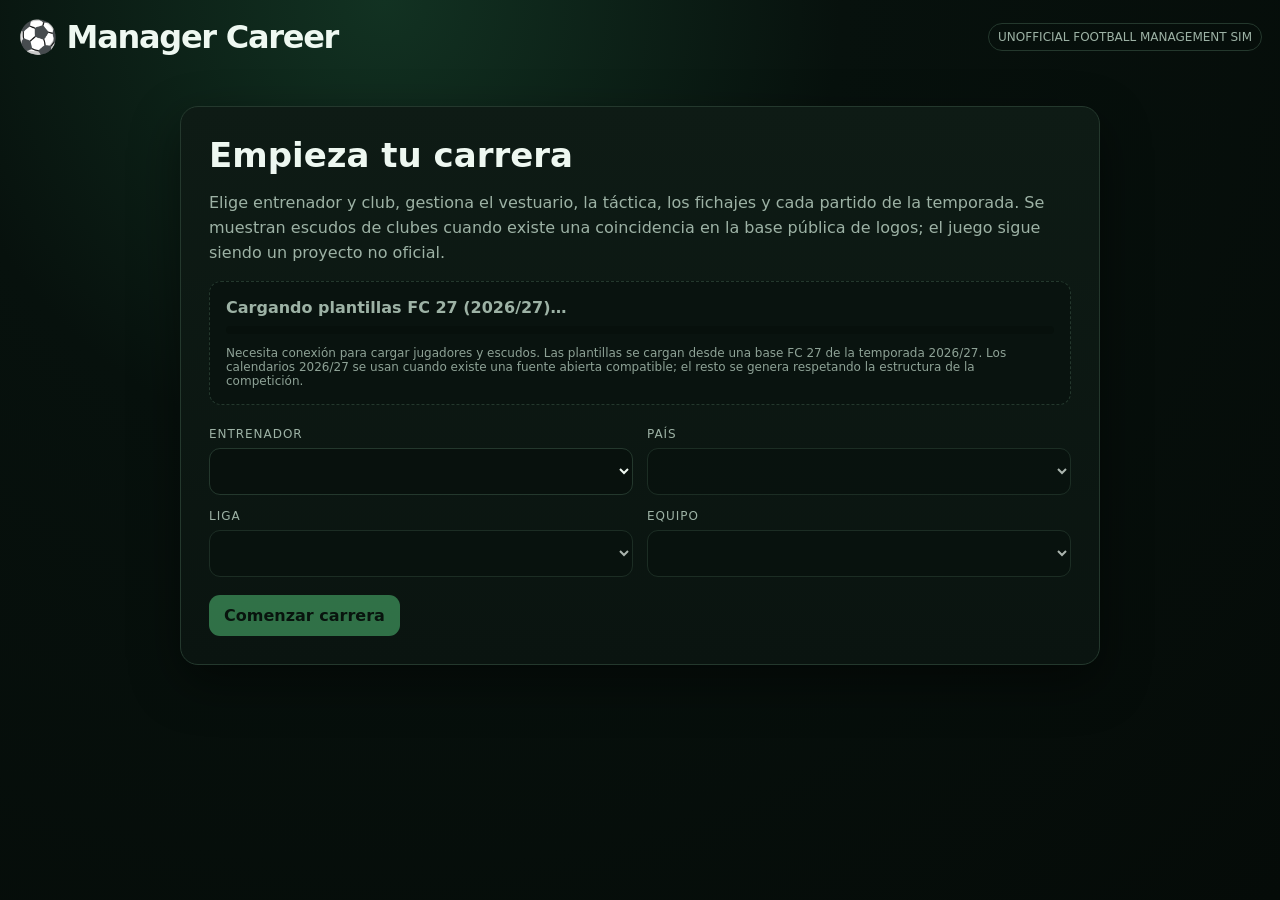
<file: manager-career/index.html>
<!DOCTYPE html>
<html lang="es">
<head>
<meta charset="UTF-8" />
<meta name="viewport" content="width=device-width,initial-scale=1" />
<title>Manager Career — European Football Manager</title>
<style>
:root{--bg:#07110d;--panel:#0d1914;--panel2:#122219;--line:#24382d;--text:#eef8f1;--muted:#9db2a5;--accent:#5ee18a;--accent2:#f2c94c;--danger:#ff6b6b;--blue:#61a8ff;--shadow:0 18px 50px #0007}
*{box-sizing:border-box}body{margin:0;background:radial-gradient(circle at 30% 0,#123222 0,#07110d 36%,#050b08 100%);color:var(--text);font-family:Inter,system-ui,-apple-system,Segoe UI,Roboto,Arial,sans-serif;min-height:100vh}button,select,input{font:inherit}.hidden{display:none!important}.app{max-width:1500px;margin:auto;padding:18px}.brand{display:flex;justify-content:space-between;align-items:center;gap:12px;margin-bottom:14px}.brand h1{font-size:clamp(20px,3vw,32px);margin:0;letter-spacing:-.04em}.tag{font-size:12px;color:var(--muted);border:1px solid var(--line);padding:6px 9px;border-radius:999px}.panel{background:linear-gradient(180deg,#0e1b15,#0a1410);border:1px solid var(--line);border-radius:18px;box-shadow:var(--shadow)}.setup{max-width:920px;margin:50px auto;padding:28px}.setup h2{font-size:34px;margin:0 0 8px}.setup p{color:var(--muted);line-height:1.55}.setup-grid{display:grid;grid-template-columns:1fr 1fr;gap:14px;margin-top:22px}.field{display:flex;flex-direction:column;gap:7px}.field label{font-size:12px;text-transform:uppercase;letter-spacing:.08em;color:var(--muted)}select,input{background:#08110d;border:1px solid var(--line);color:var(--text);border-radius:11px;padding:12px;min-height:45px}.btn{border:0;border-radius:11px;padding:11px 15px;cursor:pointer;font-weight:750;background:#203328;color:var(--text);transition:.18s}.btn:hover{transform:translateY(-1px);filter:brightness(1.08)}.btn.primary{background:var(--accent);color:#06130b}.btn.warn{background:var(--accent2);color:#171101}.btn.danger{background:#5a2626;color:#fff}.btn.ghost{background:transparent;border:1px solid var(--line)}.btn:disabled{opacity:.45;cursor:not-allowed;transform:none}.loading{padding:16px;background:#09130f;border:1px dashed var(--line);border-radius:12px;color:var(--muted);margin:16px 0}.progress{height:8px;background:#07100c;border-radius:99px;overflow:hidden;margin-top:9px}.progress>div{height:100%;background:var(--accent);width:0;transition:.25s}.data-note{font-size:12px;color:#8ea296;margin-top:12px}.topbar{display:grid;grid-template-columns:1.4fr repeat(5,1fr);gap:10px;margin-bottom:12px}.stat{padding:12px 14px}.stat small{display:block;color:var(--muted);font-size:11px;text-transform:uppercase}.stat strong{display:block;margin-top:4px;font-size:15px;white-space:nowrap;overflow:hidden;text-overflow:ellipsis}.layout{display:grid;grid-template-columns:210px minmax(0,1fr);gap:12px}.sidebar{padding:10px;align-self:start;position:sticky;top:10px}.navbtn{width:100%;text-align:left;margin:3px 0;background:transparent;border:0;color:var(--muted);padding:12px;border-radius:10px;cursor:pointer;font-weight:700}.navbtn.active,.navbtn:hover{background:#17271e;color:var(--text)}.main{min-width:0}.view{padding:18px}.view h2{margin:0 0 14px;font-size:24px}.grid2{display:grid;grid-template-columns:1fr 1fr;gap:14px}.grid3{display:grid;grid-template-columns:repeat(3,1fr);gap:12px}.card{background:#0a1510;border:1px solid var(--line);border-radius:14px;padding:14px}.card h3{margin:0 0 10px;font-size:15px}.muted{color:var(--muted)}.big{font-size:32px;font-weight:850}.kpi{display:flex;align-items:end;justify-content:space-between}.good{color:var(--accent)}.bad{color:var(--danger)}.yellow{color:var(--accent2)}.blue{color:var(--blue)}.window-open{color:var(--accent)}.window-closed{color:var(--danger)}.fixture{display:flex;justify-content:space-between;align-items:center;gap:10px;padding:11px 0;border-bottom:1px solid #1d2e25}.fixture:last-child{border:0}.comp{font-size:11px;padding:4px 7px;border-radius:6px;background:#17271e;color:#b8c9bf}.tablewrap{overflow:auto;border:1px solid var(--line);border-radius:12px}table{width:100%;border-collapse:collapse;min-width:720px}th,td{padding:10px 9px;border-bottom:1px solid #1c2d24;text-align:left;font-size:13px}th{color:#9eb1a5;background:#0b1611;position:sticky;top:0;z-index:1}tr:hover td{background:#102018}.pill{display:inline-block;padding:3px 7px;border-radius:999px;background:#1a2a21;font-size:11px}.rating{display:inline-grid;place-items:center;width:34px;height:34px;border-radius:9px;background:#1b3324;font-weight:900}.money{font-variant-numeric:tabular-nums}.squad-actions{display:flex;gap:7px;flex-wrap:wrap;margin-bottom:12px}.pitch{background:linear-gradient(90deg,#174d2a 0 49.6%,#eee8 49.7% 50.3%,#174d2a 50.4%);border:3px solid #dce9df88;min-height:450px;border-radius:14px;position:relative;overflow:hidden}.pitch:before{content:"";position:absolute;inset:5%;border:2px solid #dce9df88;border-radius:3px}.pitch:after{content:"";position:absolute;width:120px;height:120px;border:2px solid #dce9df88;border-radius:50%;left:50%;top:50%;transform:translate(-50%,-50%)}.player-dot{position:absolute;z-index:2;transform:translate(-50%,-50%);width:88px;text-align:center;background:#07110deb;border:1px solid #60866f;border-radius:10px;padding:6px 4px;font-size:10px;cursor:pointer}.player-dot strong{display:block;font-size:11px;white-space:nowrap;overflow:hidden;text-overflow:ellipsis}.player-dot .r{color:var(--accent)}.bench{display:flex;gap:7px;flex-wrap:wrap;margin-top:10px}.bench .chip{background:#14251b;border:1px solid var(--line);border-radius:9px;padding:7px 9px;font-size:11px}.calendar{display:grid;grid-template-columns:repeat(7,1fr);gap:6px}.calday{min-height:78px;background:#0a1510;border:1px solid #1c2c23;border-radius:8px;padding:7px;font-size:11px}.calday strong{display:block;color:#9caf9f}.calday.match{border-color:#447657;background:#102319}.calday .m{margin-top:7px;font-size:10px;color:#d9e8dd}.rank-pos{font-weight:900;width:28px}.transfer-grid{display:grid;grid-template-columns:1.5fr 1fr;gap:12px}.searchbar{display:flex;gap:8px;margin-bottom:10px}.searchbar input{flex:1}.inbox{max-height:340px;overflow:auto}.msg{padding:11px;border-bottom:1px solid #1b2c23}.msg:last-child{border:0}.match-shell{display:grid;grid-template-columns:1fr 300px;gap:14px}.scoreboard{text-align:center;padding:16px;background:#09140f;border:1px solid var(--line);border-radius:14px}.score{font-size:54px;font-weight:950;letter-spacing:-.06em}.clock{color:var(--accent2);font-weight:800}.momentum{height:8px;background:#291b1b;border-radius:99px;overflow:hidden;margin:12px 0}.momentum div{height:100%;background:var(--accent);width:50%}.commentary{height:310px;overflow:auto;background:#07110d;border:1px solid var(--line);border-radius:12px;padding:10px}.event{font-size:12px;padding:7px;border-bottom:1px solid #18271f}.event.goal{color:var(--accent2);font-weight:800}.event.carde{color:#ffd85e}.subs{max-height:420px;overflow:auto}.subrow{display:grid;grid-template-columns:1fr 28px 1fr;gap:6px;align-items:center;margin:6px 0}.job-card{display:flex;justify-content:space-between;align-items:center;gap:12px;padding:12px;border-bottom:1px solid #1b2c23}.toast{position:fixed;right:18px;bottom:18px;background:#13281b;border:1px solid #4a7359;padding:12px 14px;border-radius:11px;box-shadow:var(--shadow);z-index:20;max-width:360px}.modal{position:fixed;inset:0;background:#000b;display:grid;place-items:center;z-index:50;padding:18px}.modalbox{width:min(1100px,96vw);max-height:94vh;overflow:auto;padding:18px}.row{display:flex;align-items:center;gap:8px;flex-wrap:wrap}.spacer{flex:1}.bar{height:9px;background:#18261f;border-radius:99px;overflow:hidden}.bar>div{height:100%;background:var(--accent)}.sep{height:1px;background:var(--line);margin:14px 0}.badge{font-size:11px;padding:4px 8px;border:1px solid var(--line);border-radius:999px}.empty{padding:24px;text-align:center;color:var(--muted)}
.crest{width:34px;height:34px;object-fit:contain;vertical-align:middle;display:inline-block;filter:drop-shadow(0 2px 3px #0006)}.crest.sm{width:24px;height:24px}.crest.lg{width:58px;height:58px}.clubline{display:flex;align-items:center;gap:9px;min-width:0}.clubline strong{min-width:0}.crest-fallback{width:34px;height:34px;border-radius:10px;background:#1a3023;border:1px solid #355a43;display:inline-grid;place-items:center;font-weight:900;font-size:10px;color:#dceade;flex:0 0 auto}.team-preview{margin-top:14px;padding:12px 14px;display:flex;align-items:center;gap:12px;background:#09150f;border:1px solid var(--line);border-radius:13px;min-height:70px}.status-bad{color:#ff8d8d}.status-ok{color:#74e59a}.news-card{padding:13px 0;border-bottom:1px solid #1c2d24}.news-card:last-child{border:0}.news-card h4{margin:4px 0 5px}.training-actions{display:grid;grid-template-columns:repeat(4,1fr);gap:8px}.training-actions .btn{min-height:64px}.statline{display:grid;grid-template-columns:1fr auto;gap:10px;padding:7px 0;border-bottom:1px solid #1b2c23}.statline:last-child{border:0}.match-teams{display:grid;grid-template-columns:1fr auto 1fr;align-items:center;gap:12px}.match-team{display:flex;align-items:center;gap:8px;justify-content:flex-end;text-align:right}.match-team.away{justify-content:flex-start;text-align:left}.match-team .crest{width:48px;height:48px}.live-stats{display:grid;grid-template-columns:repeat(3,1fr);gap:8px;margin:10px 0}.live-stats>div{background:#0c1a13;border:1px solid var(--line);border-radius:9px;padding:8px;text-align:center;font-size:11px}.shortlist-row{display:flex;align-items:center;justify-content:space-between;gap:10px;padding:9px 0;border-bottom:1px solid #1b2c23}


.advance-panel{background:linear-gradient(135deg,#10281a,#0a1710);border:1px solid #345b42;border-radius:16px;padding:14px;margin:14px 0}.advance-head{display:flex;gap:10px;align-items:center;flex-wrap:wrap}.advance-date{font-size:24px;font-weight:900}.advance-actions{display:flex;gap:8px;flex-wrap:wrap;margin-top:10px}.advance-actions .btn{min-height:46px}.stop-grid{display:flex;gap:8px 14px;flex-wrap:wrap;margin-top:12px;padding-top:11px;border-top:1px solid var(--line)}.stop-check{display:flex;align-items:center;gap:7px;font-size:12px;color:var(--muted);cursor:pointer}.stop-check input{width:18px;height:18px;min-height:0;accent-color:var(--accent)}.today-events{display:grid;gap:8px;margin-top:11px}.day-event{display:flex;align-items:center;gap:10px;padding:10px;border:1px solid var(--line);border-radius:11px;background:#09140f}.day-event .evicon{font-size:20px}.day-event .evtext{min-width:0;flex:1}.pending-actions{display:grid;gap:8px}.pending-bid{display:flex;align-items:center;justify-content:space-between;gap:10px;padding:10px;border-bottom:1px solid #1b2c23}.slot-grid{display:grid;grid-template-columns:repeat(2,minmax(0,1fr));gap:9px;margin-top:12px}.slot-option{display:grid;grid-template-columns:minmax(0,1fr) auto;gap:10px;align-items:center;text-align:left;background:#0a1510;border:1px solid var(--line);border-radius:13px;padding:12px;color:var(--text);cursor:pointer}.slot-option:hover{border-color:#4f8664;background:#102019}.slot-option:disabled{opacity:.45;cursor:not-allowed}.slot-option .slot-name{font-weight:850}.slot-option .slot-meta{font-size:11px;color:var(--muted);margin-top:3px}.fit-score{display:grid;place-items:center;min-width:48px;height:48px;border-radius:12px;background:#193522;font-weight:900;color:var(--accent)}.today-mark{outline:2px solid var(--accent);outline-offset:1px}.agenda-day{display:grid;grid-template-columns:76px minmax(0,1fr);gap:10px;padding:10px 0;border-bottom:1px solid #1b2c23}.agenda-day:last-child{border:0}.agenda-date{font-weight:850}.agenda-items{display:grid;gap:5px}.agenda-chip{font-size:11px;border:1px solid var(--line);border-radius:8px;padding:6px 8px;background:#0b1711}.preseason{color:#77b7ff}.data-edition{font-size:11px;padding:4px 7px;border-radius:999px;background:#153220;color:#8ef1aa;border:1px solid #2e5c3d}

.mobile-nav{display:none}.mobile-more-list{display:grid;grid-template-columns:1fr 1fr;gap:10px}.mobile-more-list .btn{min-height:58px;text-align:left}
.mobile-cards{display:none}.player-card,.standing-card,.market-card,.contract-card,.academy-card,.award-card{background:#0a1510;border:1px solid var(--line);border-radius:14px;padding:12px}
.player-card-head,.standing-card,.market-card-head,.contract-card-head,.academy-card-head,.award-card-head{display:flex;align-items:center;justify-content:space-between;gap:10px}
.player-card-grid,.contract-meta,.academy-meta{display:grid;grid-template-columns:repeat(3,1fr);gap:8px;margin-top:10px}.mini-kpi{background:#0e1c15;border:1px solid #1f3327;border-radius:9px;padding:7px;text-align:center}.mini-kpi small{display:block;color:var(--muted);font-size:10px}.mini-kpi strong{font-size:13px}
.press-options{display:grid;grid-template-columns:repeat(3,1fr);gap:10px}.press-option{min-height:92px;text-align:left}.press-question{font-size:20px;line-height:1.35;margin:8px 0 18px}.contract-warning{color:var(--accent2)}.academy-stars{letter-spacing:2px}.award-row{display:grid;grid-template-columns:130px 1fr auto;gap:10px;align-items:center;padding:10px 0;border-bottom:1px solid #1b2c23}.award-row:last-child{border:0}
.quick-actions{display:grid;grid-template-columns:repeat(4,1fr);gap:8px}.quick-actions .btn{min-height:58px}.section-title-row{display:flex;align-items:center;gap:10px;flex-wrap:wrap}.mobile-hero-actions{display:none}.mobile-fixture-list{display:none}
@media(max-width:950px){.slot-grid{grid-template-columns:1fr}.advance-actions{display:grid;grid-template-columns:1fr 1fr}.advance-actions .btn{width:100%}.stop-grid{display:grid;grid-template-columns:1fr 1fr}.pending-bid{align-items:flex-start;flex-direction:column}.pending-bid>.row{width:100%}.pending-bid>.row .btn{flex:1}.agenda-day{grid-template-columns:64px minmax(0,1fr)}.topbar{grid-template-columns:repeat(3,1fr)}.layout{grid-template-columns:1fr}.sidebar{display:none}.grid2,.grid3,.transfer-grid,.match-shell{grid-template-columns:1fr}.setup-grid{grid-template-columns:1fr}.pitch{min-height:390px}.calendar{grid-template-columns:repeat(4,1fr)}.mobile-nav{display:grid;grid-template-columns:repeat(5,1fr);position:fixed;left:0;right:0;bottom:0;z-index:60;background:#08110df2;border-top:1px solid var(--line);padding:7px max(7px,env(safe-area-inset-right)) calc(7px + env(safe-area-inset-bottom)) max(7px,env(safe-area-inset-left));backdrop-filter:blur(12px)}.mobile-nav button{border:0;background:transparent;color:var(--muted);min-height:52px;border-radius:10px;font-size:11px;font-weight:800;padding:5px 2px}.mobile-nav button span{display:block;font-size:19px;line-height:20px;margin-bottom:2px}.mobile-nav button.active{background:#173021;color:var(--text)}body{padding-bottom:76px}.mobile-hero-actions{display:grid;grid-template-columns:1fr 1fr;gap:8px;margin-top:12px}.desktop-only{display:none!important}.desktop-calendar{display:none}.mobile-fixture-list{display:block}.mobile-cards{display:grid;gap:9px}.tablewrap.mobile-hide{display:none}.press-options{grid-template-columns:1fr}.quick-actions{grid-template-columns:1fr 1fr}.award-row{grid-template-columns:1fr}.toast{bottom:88px;left:10px;right:10px;max-width:none}.modal{padding:8px;align-items:end}.modalbox{width:100%;max-height:88vh;border-radius:20px 20px 0 0;padding:14px}.commentary{height:230px}.subs{max-height:none}.subrow{grid-template-columns:1fr}.match-shell{gap:10px}.match-actions{display:grid!important;grid-template-columns:1fr 1fr;width:100%}.match-actions .btn,.match-actions select{width:100%;min-height:48px}.match-team .crest{width:40px;height:40px}}
@media(max-width:780px){.training-actions{grid-template-columns:1fr 1fr}.match-teams{grid-template-columns:1fr auto 1fr}.match-team,.match-team.away{justify-content:center;text-align:center;flex-direction:column}.score{font-size:40px}.topbar{grid-template-columns:1fr 1fr}.topbar .stat{padding:9px 10px}.topbar .stat:nth-child(2),.topbar .stat:nth-child(6){display:none}.brand .tag{display:none}.brand{margin-bottom:9px}.brand h1{font-size:22px}}
@media(max-width:560px){.advance-date{font-size:20px}.advance-actions{grid-template-columns:1fr}.stop-grid{grid-template-columns:1fr 1fr}.slot-option{min-height:68px}.player-dot{touch-action:manipulation}.app{padding:8px}.setup{margin:10px auto;padding:14px;border-radius:14px}.setup h2{font-size:28px}.view{padding:10px}.main{border-radius:14px}.calendar{grid-template-columns:repeat(2,1fr)}.player-dot{width:70px;font-size:9px;padding:5px 3px}.player-dot strong{font-size:10px}.pitch{min-height:430px}.score{font-size:34px}.live-stats{grid-template-columns:repeat(3,1fr);gap:4px}.live-stats>div{padding:6px 3px;font-size:10px}.player-card-grid,.contract-meta,.academy-meta{grid-template-columns:repeat(2,1fr)}.quick-actions{grid-template-columns:1fr 1fr}.fixture{align-items:flex-start;flex-direction:column}.fixture .btn{width:100%}.searchbar{flex-direction:column}.searchbar .btn{width:100%}.shortlist-row,.job-card{align-items:flex-start;flex-direction:column}.shortlist-row>.row,.job-card>.btn{width:100%}.shortlist-row>.row .btn{flex:1}.press-question{font-size:18px}}


/* ===== V7: Living world + timeline + deeper management ===== */
.timeline-wrap{margin-top:12px;overflow:hidden}.timeline-strip{display:grid;grid-auto-flow:column;grid-auto-columns:minmax(82px,1fr);gap:7px;overflow-x:auto;padding:4px 1px 8px;scrollbar-width:thin}.timeline-day{min-height:92px;border:1px solid var(--line);border-radius:12px;background:#09150f;padding:8px;display:flex;flex-direction:column;gap:4px;position:relative;transition:.18s ease}.timeline-day.active{border-color:var(--accent);background:#15301f;transform:translateY(-2px)}.timeline-day.past{opacity:.48}.timeline-day.matchday{border-color:#6f5b1e;background:#211c0e}.timeline-day .dow{font-size:10px;color:var(--muted);text-transform:uppercase}.timeline-day .num{font-weight:950;font-size:19px}.timeline-day .tl-icons{font-size:15px;min-height:20px}.timeline-day .tl-label{font-size:9px;line-height:1.15;color:#dbe9df;overflow:hidden;display:-webkit-box;-webkit-line-clamp:2;-webkit-box-orient:vertical}.timeline-progress{height:3px;background:#13231a;border-radius:99px;overflow:hidden;margin-top:5px}.timeline-progress>div{height:100%;background:var(--accent);width:0;transition:width .15s}.manager-chip{display:inline-flex;align-items:center;gap:6px;border:1px solid var(--line);background:#0c1812;padding:6px 8px;border-radius:10px;font-size:11px}.manager-style{color:var(--accent2)}.fans-meter{display:flex;gap:5px;align-items:center}.fans-meter .bar{flex:1}.issue-card,.staff-card,.promise-card,.world-card,.achievement-card,.draw-card{background:#0a1510;border:1px solid var(--line);border-radius:14px;padding:12px}.issue-card.urgent{border-color:#6c3535}.issue-actions,.staff-actions{display:flex;gap:7px;flex-wrap:wrap;margin-top:10px}.hierarchy-badge{font-size:10px;border:1px solid var(--line);border-radius:999px;padding:3px 7px}.leader{color:var(--accent2)}.world-grid,.staff-grid,.achievement-grid{display:grid;grid-template-columns:repeat(3,minmax(0,1fr));gap:10px}.staff-level{font-size:28px;font-weight:900}.world-feed{display:grid;gap:7px}.world-move{display:grid;grid-template-columns:minmax(0,1fr) auto;gap:8px;border-bottom:1px solid #1a2b22;padding:8px 0}.world-move:last-child{border:0}.promise-status{font-size:10px;border-radius:999px;padding:4px 7px;background:#17271e}.promise-status.broken{background:#4b2323;color:#ffb0b0}.promise-status.done{background:#173722;color:#8ff0ad}.dev-row{display:grid;grid-template-columns:minmax(0,1.3fr) minmax(140px,.7fr) 80px;gap:10px;align-items:center;padding:10px 0;border-bottom:1px solid #1b2c23}.dev-row:last-child{border:0}.progress-ring{width:52px;height:52px;border-radius:50%;display:grid;place-items:center;background:conic-gradient(var(--accent) calc(var(--pct)*1%),#183025 0);position:relative}.progress-ring:after{content:"";position:absolute;inset:5px;background:#0a1510;border-radius:50%}.progress-ring span{z-index:1;font-size:10px;font-weight:900}.scout-controls{display:grid;grid-template-columns:1fr 1fr auto;gap:8px}.scout-report{border-left:3px solid #426e51;padding-left:10px}.medical-risk{font-size:11px;color:#ffb08a}.transfer-tabs{display:flex;gap:7px;overflow:auto;margin-bottom:10px}.transfer-tabs .btn{white-space:nowrap}.deal-type-grid{display:grid;grid-template-columns:repeat(3,1fr);gap:8px}.deal-option{padding:10px;border:1px solid var(--line);border-radius:11px;background:#0b1711}.deal-option input{min-height:0}.draw-visual{display:flex;gap:8px;align-items:center;overflow:auto;padding:8px 0}.draw-team{min-width:150px;border:1px solid var(--line);border-radius:12px;padding:10px;text-align:center;background:#0b1711}.draw-vs{font-weight:950;color:var(--accent2)}.achievement-card.locked{opacity:.45}.achievement-card .ach-icon{font-size:28px}.achievement-card.unlocked{border-color:#52795f;background:#102319}.national-card{border:1px solid #314b3a;border-radius:14px;padding:12px;background:#0a1710}.season-change{font-size:11px;padding:5px 8px;border-radius:8px;background:#15271c}.rumor{color:#d2b5ff}.fans-good{color:#83eea2}.fans-bad{color:#ff9292}.captain-star{color:var(--accent2)}
@media(max-width:950px){.world-grid,.staff-grid,.achievement-grid{grid-template-columns:1fr 1fr}.dev-row{grid-template-columns:1fr}.scout-controls{grid-template-columns:1fr}.deal-type-grid{grid-template-columns:1fr}.timeline-strip{grid-auto-columns:88px}.timeline-day{min-height:86px}.world-move{grid-template-columns:1fr}.manager-chip{width:100%;justify-content:center}}
@media(max-width:560px){.world-grid,.staff-grid,.achievement-grid{grid-template-columns:1fr}.timeline-strip{margin-left:-2px;margin-right:-2px;grid-auto-columns:78px}.timeline-day{padding:7px;min-height:82px}.timeline-day .num{font-size:17px}.timeline-day .tl-label{font-size:8px}.advance-panel{padding:11px}.scout-controls .btn{width:100%}.issue-actions .btn,.staff-actions .btn{flex:1}.dev-row select{width:100%}}

</style>
</head>
<body>
<div class="app">
  <div class="brand"><h1>⚽ Manager Career</h1><span class="tag">UNOFFICIAL FOOTBALL MANAGEMENT SIM</span></div>

  <section id="setup" class="panel setup">
    <h2>Empieza tu carrera</h2>
    <p>Elige entrenador y club, gestiona el vestuario, la táctica, los fichajes y cada partido de la temporada. Se muestran escudos de clubes cuando existe una coincidencia en la base pública de logos; el juego sigue siendo un proyecto no oficial.</p>
    <div id="loader" class="loading">
      <strong id="loadText">Cargando plantillas FC 27 (2026/27)…</strong>
      <div class="progress"><div id="loadBar"></div></div>
      <div class="data-note">Necesita conexión para cargar jugadores y escudos. Las plantillas se cargan desde una base FC 27 de la temporada 2026/27. Los calendarios 2026/27 se usan cuando existe una fuente abierta compatible; el resto se genera respetando la estructura de la competición.</div>
    </div>
    <div class="setup-grid">
      <div class="field"><label>Entrenador</label><select id="coachSelect"></select><input id="coachCustom" class="hidden" placeholder="Escribe el nombre del entrenador"></div>
      <div class="field"><label>País</label><select id="countrySelect" disabled></select></div>
      <div class="field"><label>Liga</label><select id="leagueSelect" disabled></select></div>
      <div class="field"><label>Equipo</label><select id="teamSelect" disabled></select></div>
    </div>
    <div id="teamPreview" class="team-preview hidden"></div>
    <div class="row" style="margin-top:18px"><button id="startBtn" class="btn primary" disabled>Comenzar carrera</button><button id="continueBtn" class="btn ghost hidden">Continuar partida</button><span class="muted" id="coverage"></span></div>
  </section>

  <section id="game" class="hidden">
    <div class="topbar">
      <div class="panel stat stat-club"><small>Club</small><strong id="topClub">—</strong></div>
      <div class="panel stat stat-coach"><small>Entrenador</small><strong id="topCoach">—</strong></div>
      <div class="panel stat stat-date"><small>Fecha</small><strong id="topDate">—</strong></div>
      <div class="panel stat stat-budget"><small>Presupuesto</small><strong id="topBudget">—</strong></div>
      <div class="panel stat stat-board"><small>Directiva</small><strong id="topBoard">—</strong></div>
      <div class="panel stat stat-window"><small>Mercado</small><strong id="topWindow">—</strong></div>
    </div>
    <div class="layout">
      <aside class="panel sidebar" id="nav"></aside>
      <main class="panel main"><div id="view" class="view"></div></main>
    </div>
    <nav id="mobileNav" class="mobile-nav" aria-label="Navegación móvil"></nav>
  </section>
</div>
<div id="toast" class="toast hidden"></div>
<div id="matchModal" class="modal hidden"><div class="panel modalbox" id="matchBox"></div></div>
<script>
(()=>{
'use strict';
const LEGACY_META_URL='https://raw.githubusercontent.com/ismailoksuz/EAFC26-DataHub/main/data/players.csv';
const FC27_DATA_URL='https://raw.githubusercontent.com/mzafram2001/ea-fc/main/data/dataset_ea_fc_27.csv';
const DATA_URL=LEGACY_META_URL; // compatibilidad interna con el cargador anterior
const REAL_FIXTURE_URLS={'13':'https://raw.githubusercontent.com/openfootball/football.json/master/2026-27/en.1.json','14':'https://raw.githubusercontent.com/openfootball/football.json/master/2026-27/en.2.json','19':'https://raw.githubusercontent.com/openfootball/football.json/master/2026-27/de.1.json','20':'https://raw.githubusercontent.com/openfootball/football.json/master/2026-27/de.2.json','53':'https://raw.githubusercontent.com/openfootball/football.json/master/2026-27/es.1.json','54':'https://raw.githubusercontent.com/openfootball/football.json/master/2026-27/es.2.json','31':'https://raw.githubusercontent.com/openfootball/football.json/master/2026-27/it.1.json','32':'https://raw.githubusercontent.com/openfootball/football.json/master/2026-27/it.2.json','16':'https://raw.githubusercontent.com/openfootball/football.json/master/2026-27/fr.1.json','17':'https://raw.githubusercontent.com/openfootball/football.json/master/2026-27/fr.2.json','10':'https://raw.githubusercontent.com/openfootball/football.json/master/2026-27/nl.1.json','308':'https://raw.githubusercontent.com/openfootball/football.json/master/2026-27/pt.1.json'};
const REAL_SCHEDULES={};
const EURO_LEAGUES={
 '1':{country:'Dinamarca',name:'Superliga',tier:1},'4':{country:'Bélgica',name:'Pro League',tier:1},'10':{country:'Países Bajos',name:'Eredivisie',tier:1},
 '13':{country:'Inglaterra',name:'Premier League',tier:1},'14':{country:'Inglaterra',name:'Championship',tier:2},'16':{country:'Francia',name:'Ligue 1',tier:1},'17':{country:'Francia',name:'Ligue 2',tier:2},
 '19':{country:'Alemania',name:'Bundesliga',tier:1},'20':{country:'Alemania',name:'2. Bundesliga',tier:2},'31':{country:'Italia',name:'Serie A',tier:1},'32':{country:'Italia',name:'Serie B',tier:2},
 '41':{country:'Noruega',name:'Eliteserien',tier:1},'50':{country:'Escocia',name:'Premiership',tier:1},'53':{country:'España',name:'La Liga',tier:1},'54':{country:'España',name:'La Liga 2',tier:2},
 '56':{country:'Suecia',name:'Allsvenskan',tier:1},'65':{country:'Irlanda',name:'Premier Division',tier:1},'66':{country:'Polonia',name:'Ekstraklasa',tier:1},'68':{country:'Turquía',name:'Süper Lig',tier:1},
 '80':{country:'Austria',name:'Bundesliga',tier:1},'189':{country:'Suiza',name:'Super League',tier:1},'308':{country:'Portugal',name:'Primeira Liga',tier:1},'330':{country:'Rumanía',name:'Liga I',tier:1}
};
const COACHES=['Ernesto Valverde','Pep Guardiola','Mikel Arteta','Arne Slot','Rúben Amorim','Unai Emery','Enzo Maresca','Diego Simeone','Hansi Flick','Xabi Alonso','Luis Enrique','Antonio Conte','Vincent Kompany','Niko Kovač','Roberto De Zerbi','José Mourinho','Andoni Iraola','Marcelino García Toral','Míchel Sánchez','Oliver Glasner','Thomas Frank','Marco Rose','Sebastian Hoeneß','Francesco Farioli','Paulo Fonseca','Brendan Rodgers','Sérgio Conceição','Gian Piero Gasperini','Maurizio Sarri','Carlo Ancelotti','Zinedine Zidane','Xavi Hernández','Thiago Motta','Luciano Spalletti','Massimiliano Allegri','Simone Inzaghi','Ralf Rangnick','Julian Nagelsmann','Didier Deschamps','Thomas Tuchel','Jürgen Klopp','Joachim Löw','Roberto Mancini','Rafa Benítez','Manuel Pellegrini','Quique Setién','Iñigo Pérez','José Bordalás','Jagoba Arrasate','Claudio Giráldez','Eduardo Coudet','Rubén Baraja','Francisco Rodríguez','Pacheta','Eder Sarabia','Luis García Plaza','Gaizka Garitano','Asier Garitano','Vicente Moreno','Sergio González','Albert Celades','Julen Lopetegui','Julen Guerrero','Fernando Torres','Raúl González','Álvaro Arbeloa','Cesc Fàbregas','Patrick Vieira','Frank Lampard','Steven Gerrard','Wayne Rooney','Sean Dyche','David Moyes','Eddie Howe','Graham Potter','Brendan Rodgers','Ange Postecoglou','Marco Silva','Nuno Espírito Santo','Sérgio Conceição','Rui Vitória','Abel Ferreira','Roger Schmidt','Peter Bosz','Arne Slot','Erik ten Hag','Ronald Koeman','Giovanni van Bronckhorst','Domenico Tedesco','Edin Terzić','Urs Fischer','Adi Hütter','Ralph Hasenhüttl','Oliver Glasner','Stefano Pioli','Igor Tudor','Vincenzo Italiano','Raffaele Palladino','Ivan Jurić','Daniele De Rossi','Fabio Grosso','Roberto D’Aversa','Paulo Fonseca','Christophe Galtier','Franck Haise','Will Still','Bruno Génésio','Pierre Sage','Jorge Sampaoli','Marcelo Gallardo','Mauricio Pochettino','Gerardo Martino','Marcelo Bielsa','Jesse Marsch'];
const LOGO_COUNTRY={'España':'spain','Inglaterra':'england','Alemania':'germany','Italia':'italy','Francia':'france','Países Bajos':'netherlands','Portugal':'portugal','Bélgica':'belgium','Dinamarca':'denmark','Noruega':'norway','Escocia':'scotland','Suecia':'sweden','Irlanda':'ireland','Polonia':'poland','Turquía':'turkey','Austria':'austria','Suiza':'switzerland','Rumanía':'romania'};
const LOGO_ALIASES={'Athletic Club':'Athletic Club Bilbao','Athletic Club de Bilbao':'Athletic Club Bilbao','Deportivo Alavés':'Deportivo Alavés','Deportivo Alaves':'Deportivo Alavés','FC Barcelona':'Barcelona','Real Madrid CF':'Real Madrid','Atlético de Madrid':'Atletico Madrid','Atlético Madrid':'Atletico Madrid','Real Sociedad de Fútbol':'Real Sociedad','Real Betis Balompié':'Real Betis','Villarreal CF':'Villarreal','Valencia CF':'Valencia','Sevilla FC':'Sevilla','RC Celta':'Celta Vigo','Celta de Vigo':'Celta Vigo','RCD Espanyol':'Espanyol','RCD Mallorca':'Mallorca','CA Osasuna':'Osasuna','Rayo Vallecano de Madrid':'Rayo Vallecano','Paris Saint-Germain':'PSG','Paris SG':'PSG','FC Bayern München':'Bayern Munich','Bayern München':'Bayern Munich','Internazionale':'Inter Milan','Inter':'Inter Milan','AC Milan':'Milan','Sporting CP':'Sporting Lisbon','SL Benfica':'Benfica','FC Porto':'Porto'};
function initials(name){return String(name||'?').split(/\s+/).filter(Boolean).slice(0,3).map(x=>x[0]).join('').toUpperCase()}
function logoCandidates(club,lid){const country=EURO_LEAGUES[lid]?.country||DB.clubs.get(club)?.leagueId&&EURO_LEAGUES[DB.clubs.get(club).leagueId]?.country||S?.country||'';const folder=LOGO_COUNTRY[country];if(!folder)return[];const names=[LOGO_ALIASES[club],club,club.replace(/\bFC\b/g,'').trim(),club.replace(/\bCF\b/g,'').trim()].filter(Boolean);return [...new Set(names)].map(n=>n.replace(/\s+/g,'_')).map(n=>`https://raw.githubusercontent.com/JoseArroyave/football-logos/refs/heads/main/logos/${encodeURIComponent(folder)}/${encodeURIComponent(n)}.svg`)}
function crestMarkup(club,lid,cls=''){return `<span class="crest-fallback ${cls}">${esc(initials(club))}</span><img class="crest ${cls}" data-crest-club="${esc(club)}" data-crest-lid="${esc(lid||'')}" alt="Escudo de ${esc(club)}" hidden>`}
function hydrateCrests(root=document){root.querySelectorAll('img[data-crest-club]').forEach(img=>{if(img.dataset.ready)return;img.dataset.ready='1';const club=img.dataset.crestClub,lid=img.dataset.crestLid||DB.clubs.get(club)?.leagueId||S?.leagueId||'';const urls=logoCandidates(club,lid);let i=0;const fallback=img.previousElementSibling;const tryNext=()=>{if(i>=urls.length){img.hidden=true;if(fallback)fallback.style.display='inline-grid';return}img.src=urls[i++];};img.onload=()=>{img.hidden=false;if(fallback)fallback.style.display='none'};img.onerror=tryNext;tryNext()})}
function updateTeamPreview(){const club=els.team.value,lid=els.league.value;if(!club){els.teamPreview.classList.add('hidden');els.teamPreview.innerHTML='';return}els.teamPreview.classList.remove('hidden');const rating=clubRatingDB(club).toFixed(1),budget=budgetFor(club);els.teamPreview.innerHTML=`${crestMarkup(club,lid,'lg')}<div><strong style="font-size:18px">${esc(club)}</strong><div class="muted">${esc(EURO_LEAGUES[lid]?.name||'')} · media XI ${rating} · presupuesto aprox. ${euro(budget)}</div></div>`;hydrateCrests(els.teamPreview)}
function isUnavailable(p,date=S?.date){return !!((p.injuredUntil&&p.injuredUntil>date)||(p.suspension||0)>0)}
function statusText(p){if(p.injuredUntil&&p.injuredUntil>S.date)return `🤕 Lesionado hasta ${dateStr(p.injuredUntil)}`;if((p.suspension||0)>0)return `⛔ Sancionado (${p.suspension} partido${p.suspension===1?'':'s'})`;return 'Disponible'}
function addNews(title,body,type='club'){if(!S)return;S.news=S.news||[];S.news.unshift({date:S.date,title,body,type});S.news=S.news.slice(0,120)}

function contractYear(date=S?.date||'2026-07-01'){return +String(date).slice(0,4)}
function defaultContractUntil(p,date=S?.date||'2026-07-01'){const y=contractYear(date)+(p.age<23?4:p.age<29?3:p.age<33?2:1);return `${y}-06-30`}
function daysUntil(a,b){return Math.round((new Date(b+'T12:00:00Z')-new Date(a+'T12:00:00Z'))/86400000)}
function contractStatus(p){const d=daysUntil(S.date,p.contractUntil||defaultContractUntil(p));if(d<0)return'EXPIRADO';if(d<180)return'ÚLTIMOS 6 MESES';if(d<365)return'ÚLTIMO AÑO';return'HASTA '+(p.contractUntil||'—').slice(0,4)}
const YOUTH_FIRST=['Iker','Unai','Aitor','Jon','Oier','Martín','Pablo','Álex','Nico','Dani','Adrián','Lucas','Hugo','Leo','Mateo','Bruno','Álvaro','Marco','Enzo','Thiago','Mikel','Ander','Gael','Asier'];
const YOUTH_LAST=['García','Martínez','López','Rodríguez','Sánchez','Gómez','Fernández','Ruiz','Díaz','Moreno','Alonso','Navarro','Torres','Romero','Vega','Molina','Castro','Iglesias','Prieto','Etxeberria','Agirre','Lekuona'];
function makeYouth(){const pos=pick(['GK','CB','LB','RB','CDM','CM','CAM','LW','RW','ST']),age=rnd(15,18),ovr=rnd(51,66),pot=clamp(ovr+rnd(12,25),68,92);return{id:'Y'+Date.now()+Math.random().toString(36).slice(2,8),name:pick(YOUTH_FIRST)+' '+pick(YOUTH_LAST),positions:pos,overall:ovr,potential:pot,age,nation:S?.country||'España',scouted:false}}
function ensureYouth(){S.youth=S.youth||[];if(!S.youth.length){for(let i=0;i<6;i++)S.youth.push(makeYouth())}}
function generateYouthBatch(){if(S.academyScoutedSeason===S.season){toast('Ya has realizado la captación de esta temporada');return}if(S.budget<250000){toast('Necesitas 250.000 € de presupuesto');return}S.budget-=250000;S.youth=Array.from({length:7},()=>makeYouth());S.youth.forEach(y=>y.scouted=true);S.academyScoutedSeason=S.season;addNews('Nueva hornada de cantera','Los ojeadores han presentado una nueva generación de juveniles.','cantera');render('academy')}
function promoteYouth(id){ensureYouth();const y=S.youth.find(x=>x.id===id);if(!y)return;const p={id:y.id,name:y.name,full:y.name,positions:y.positions,overall:y.overall,potential:y.potential,value:Math.max(150000,(y.overall-45)*110000),wage:Math.max(800,(y.overall-45)*120),age:y.age,club:S.club,leagueId:S.leagueId,leagueName:EURO_LEAGUES[S.leagueId]?.name||'',leagueLevel:EURO_LEAGUES[S.leagueId]?.tier||1,nation:y.nation,foot:Math.random()<.2?'Left':'Right',fitness:100,morale:76,goals:0,assists:0,cards:0,injuredUntil:null,suspension:0,contractUntil:`${contractYear()+4}-06-30`,squadRole:'Promesa'};S.players.push(p);S.youth=S.youth.filter(x=>x.id!==id);addNews('Debut profesional en camino',`${p.name} ha sido ascendido desde la cantera al primer equipo.`,'cantera');toast(p.name+' sube al primer equipo');render('academy')}
function pressAvailable(){const nf=nextFixture();if(S.pendingPress)return true;if(!nf)return false;return S.pressUsedKey!==`${S.date}:${nf.id}`}
function pressContext(){if(S.pendingPress)return S.pendingPress;const nf=nextFixture();const opp=nf?(nf.home===S.club?nf.away:nf.home):'el rival';const pos=position();return{type:'pre',key:nf?`${S.date}:${nf.id}`:`${S.date}:none`,question:pos<=4?`Tu equipo llega ${pos}º. ¿Vas a por la victoria contra ${opp}?`:`¿Qué esperas del próximo partido contra ${opp}?`,opp}}
function answerPress(choice){const c=pressContext(),sq=getClubPlayers(S.club);if(choice==='bold'){S.reputation=clamp(S.reputation+1.2,1,100);S.board=clamp(S.board+.4,0,100);sq.forEach(p=>p.morale=clamp((p.morale||70)+1,20,100));addNews('Rueda de prensa',`${S.coach}: “Vamos a salir a ganar. Este equipo tiene que ser ambicioso.”`,'prensa')}else if(choice==='calm'){S.board=clamp(S.board+1.3,0,100);sq.forEach(p=>p.morale=clamp((p.morale||70)+2,20,100));addNews('Rueda de prensa',`${S.coach}: “Tenemos que centrarnos en hacer bien nuestro trabajo.”`,'prensa')}else{S.reputation=clamp(S.reputation-.3,1,100);sq.forEach(p=>p.morale=clamp((p.morale||70)+3,20,100));addNews('Rueda de prensa',`${S.coach}: “La responsabilidad es mía; los jugadores necesitan tranquilidad.”`,'prensa')}S.pressUsedKey=c.key||`${S.date}:post`;S.pendingPress=null;toast('Declaraciones enviadas');render('press')}
function openRenewContract(id){const p=S.players.find(x=>x.id===id);if(!p)return;const base=Math.max(800,p.wage||1000),ask=Math.round(base*(1.08+(p.overall-65)*.008));els.matchBox.innerHTML=`<div class="row"><h2>Renovar a ${esc(p.name)}</h2><span class="spacer"></span><button class="btn ghost" id="closeRenew">Cerrar</button></div><p class="muted">Contrato actual: ${esc(p.contractUntil||'—')} · salario ${euro(base)}/semana.</p><div class="grid2"><div class="field"><label>Años</label><select id="renewYears"><option>1</option><option>2</option><option selected>3</option><option>4</option><option>5</option></select></div><div class="field"><label>Salario semanal</label><input id="renewWage" type="number" min="100" step="100" value="${ask}"></div></div><p class="muted">El representante espera alrededor de ${euro(ask)}/semana. La prima de firma será aproximadamente 8 semanas de salario.</p><button class="btn primary" id="sendRenew">Enviar propuesta</button>`;els.matchModal.classList.remove('hidden');$('#closeRenew').onclick=()=>els.matchModal.classList.add('hidden');$('#sendRenew').onclick=()=>{const yrs=clamp(+$('#renewYears').value,1,5),wage=Math.max(100,+$('#renewWage').value||0),bonus=wage*8;if(S.budget<bonus){toast('No hay presupuesto para la prima');return}const ratio=wage/ask,accept=Math.random()<clamp(.25+ratio*.55+(p.morale||70)/400,.25,.92);if(!accept){toast('El jugador rechaza la propuesta');return}p.wage=wage;p.contractUntil=`${contractYear()+yrs}-06-30`;S.budget-=bonus;p.morale=clamp((p.morale||70)+5,20,100);addNews('Renovación confirmada',`${p.name} amplía su contrato hasta ${p.contractUntil.slice(0,4)}.`,'contrato');els.matchModal.classList.add('hidden');render('contracts')}}
function openTransferNegotiation(id){if(!isWindowOpen(S.date)){toast('Mercado cerrado');return}const p=S.players.find(x=>x.id===id);if(!p)return;const fee=Math.max(100000,Math.round(p.value*1.03)),wage=Math.max(800,Math.round((p.wage||1000)*1.18));els.matchBox.innerHTML=`<div class="row"><h2>Negociar por ${esc(p.name)}</h2><span class="spacer"></span><button class="btn ghost" id="closeNeg">Cerrar</button></div><p class="muted">${esc(p.club)} · ${esc(p.positions)} · OVR ${p.overall} · valor ${euro(p.value)}</p><div class="grid3"><div class="field"><label>Oferta al club</label><input id="negFee" type="number" min="0" step="100000" value="${fee}"></div><div class="field"><label>Salario semanal</label><input id="negWage" type="number" min="100" step="100" value="${wage}"></div><div class="field"><label>Contrato</label><select id="negYears"><option>2</option><option selected>3</option><option>4</option><option>5</option></select></div></div><button class="btn primary" id="sendNeg">Enviar oferta</button>`;els.matchModal.classList.remove('hidden');$('#closeNeg').onclick=()=>els.matchModal.classList.add('hidden');$('#sendNeg').onclick=()=>{const f=Math.max(0,+$('#negFee').value||0),w=Math.max(100,+$('#negWage').value||0),yrs=clamp(+$('#negYears').value,2,5);if(S.budget<f){toast('No tienes presupuesto suficiente');return}const clubNeed=Math.max(p.value*.88,100000),clubChance=clamp(.15+(f/clubNeed-.8)*1.2,.08,.95);if(Math.random()>clubChance){toast(`${p.club} rechaza la oferta. Prueba a subirla.`);return}const wageNeed=Math.max(700,(p.wage||1000)*1.08),playerChance=clamp(.25+(w/wageNeed-.8)*1.25+(S.reputation/250),.12,.95);if(Math.random()>playerChance){toast(`${p.name} pide mejores condiciones salariales.`);return}const old=p.club;p.club=S.club;p.leagueId=S.leagueId;p.leagueName=EURO_LEAGUES[S.leagueId]?.name||p.leagueName;p.wage=w;p.contractUntil=`${contractYear()+yrs}-06-30`;p.morale=78;S.budget-=f;S.transfers.push({date:S.date,type:'IN',player:p.name,from:old,to:S.club,fee:f});S.shortlist=(S.shortlist||[]).filter(x=>x!==p.id);addNews('Fichaje confirmado',`${p.name} llega desde ${old} por ${euro(f)} y firma ${yrs} temporadas.`,'mercado');autoLineup();els.matchModal.classList.add('hidden');toast('¡Fichaje completado!');render('transfers')}}
function simulateAwards(rank){S.awards=S.awards||[];const squad=getClubPlayers(S.club),scorer=squad.slice().sort((a,b)=>(b.goals||0)-(a.goals||0))[0],best=squad.slice().sort((a,b)=>(b.overall+(b.morale||70)/20)-(a.overall+(a.morale||70)/20))[0];if(scorer)S.awards.unshift({season:S.season,name:'Máximo goleador del club',winner:scorer.name,detail:`${scorer.goals||0} goles`});if(best)S.awards.unshift({season:S.season,name:'Jugador de la temporada',winner:best.name,detail:`OVR ${best.overall}`});const leagueAttackers=S.players.filter(p=>p.leagueId===S.leagueId&&/(ST|CF|LW|RW)/.test(p.positions)).sort((a,b)=>b.overall-a.overall).slice(0,20);let golden=pick(leagueAttackers)||scorer;let gg=rnd(18,30);if(scorer&&(scorer.goals||0)>=gg){golden=scorer;gg=scorer.goals}if(golden)S.awards.unshift({season:S.season,name:'Pichichi / Bota de Oro',winner:golden.name,detail:`${gg} goles`});const world=S.players.filter(p=>p.overall>=84&&p.age<=33).sort((a,b)=>b.overall-a.overall).slice(0,35);let ballon=pick(world)||best;if(best&&(best.goals||0)>24&&best.overall>=82&&Math.random()<.55)ballon=best;if(ballon)S.awards.unshift({season:S.season,name:"Balón de Oro",winner:ballon.name,detail:`${ballon.club}`});if(rank<=3||S.record.trophies>0)S.awards.unshift({season:S.season,name:'Entrenador del año',winner:S.coach,detail:`${rank}º en liga`});S.awards=S.awards.slice(0,60)}


const FORMATIONS={
 '4-3-3':[{p:'GK',x:50,y:88},{p:'LB',x:18,y:70},{p:'CB',x:39,y:72},{p:'CB',x:61,y:72},{p:'RB',x:82,y:70},{p:'CM',x:30,y:49},{p:'CM',x:50,y:44},{p:'CM',x:70,y:49},{p:'LW',x:22,y:22},{p:'ST',x:50,y:15},{p:'RW',x:78,y:22}],
 '4-2-3-1':[{p:'GK',x:50,y:88},{p:'LB',x:18,y:70},{p:'CB',x:39,y:72},{p:'CB',x:61,y:72},{p:'RB',x:82,y:70},{p:'CDM',x:37,y:53},{p:'CDM',x:63,y:53},{p:'LM',x:20,y:31},{p:'CAM',x:50,y:31},{p:'RM',x:80,y:31},{p:'ST',x:50,y:14}],
 '4-4-2':[{p:'GK',x:50,y:88},{p:'LB',x:18,y:70},{p:'CB',x:39,y:72},{p:'CB',x:61,y:72},{p:'RB',x:82,y:70},{p:'LM',x:18,y:45},{p:'CM',x:40,y:47},{p:'CM',x:60,y:47},{p:'RM',x:82,y:45},{p:'ST',x:38,y:17},{p:'ST',x:62,y:17}]
};
const els={setup:$('#setup'),game:$('#game'),loader:$('#loader'),loadText:$('#loadText'),loadBar:$('#loadBar'),coach:$('#coachSelect'),coachCustom:$('#coachCustom'),teamPreview:$('#teamPreview'),country:$('#countrySelect'),league:$('#leagueSelect'),team:$('#teamSelect'),start:$('#startBtn'),continueBtn:$('#continueBtn'),coverage:$('#coverage'),view:$('#view'),nav:$('#nav'),matchModal:$('#matchModal'),matchBox:$('#matchBox')};
let DB={players:[],clubs:new Map(),leagues:new Map()};
let S=null;
let calendarViewMonth=null;
function $(q){return document.querySelector(q)}
function esc(s){return String(s??'').replace(/[&<>"']/g,m=>({'&':'&amp;','<':'&lt;','>':'&gt;','"':'&quot;',"'":'&#39;'}[m]))}
function euro(n){if(!Number.isFinite(+n))return '—';return new Intl.NumberFormat('es-ES',{style:'currency',currency:'EUR',notation:Math.abs(n)>=1e6?'compact':'standard',maximumFractionDigits:1}).format(n)}
function dateStr(d){return new Intl.DateTimeFormat('es-ES',{day:'2-digit',month:'short',year:'numeric'}).format(new Date(d+'T12:00:00Z'))}
function isoAdd(date,days){const d=new Date(date+'T12:00:00Z');d.setUTCDate(d.getUTCDate()+days);return d.toISOString().slice(0,10)}
function toast(t){const e=$('#toast');e.textContent=t;e.classList.remove('hidden');clearTimeout(toast.t);toast.t=setTimeout(()=>e.classList.add('hidden'),2600)}
function parseCSV(text){const rows=[];let row=[],cur='',q=false;for(let i=0;i<text.length;i++){const c=text[i];if(c==='"'){if(q&&text[i+1]==='"'){cur+='"';i++;}else q=!q;}else if(c===','&&!q){row.push(cur);cur='';}else if((c==='\n'||c==='\r')&&!q){if(c==='\r'&&text[i+1]==='\n')i++;row.push(cur);cur='';if(row.length>1)rows.push(row);row=[];}else cur+=c;}if(cur||row.length){row.push(cur);rows.push(row)}return rows}
function clamp(n,a,b){return Math.max(a,Math.min(b,n))}
function rnd(a,b){return Math.floor(Math.random()*(b-a+1))+a}
function pick(a){return a[Math.floor(Math.random()*a.length)]}
function playerFit(p,pos){const ps=p.positions.split(',').map(x=>x.trim());if(ps.includes(pos))return p.overall;if(pos==='CB'&&ps.some(x=>['LB','RB','CDM'].includes(x)))return p.overall-5;if(['CM','CDM','CAM'].includes(pos)&&ps.some(x=>['CM','CDM','CAM','LM','RM'].includes(x)))return p.overall-4;if(['LW','RW','LM','RM'].includes(pos)&&ps.some(x=>['LW','RW','LM','RM','ST'].includes(x)))return p.overall-5;if(pos==='ST'&&ps.some(x=>['CF','LW','RW'].includes(x)))return p.overall-5;if(pos==='GK')return ps.includes('GK')?p.overall:p.overall-40;return p.overall-9}
function getClubPlayers(name){return S?S.players.filter(p=>p.club===name):DB.players.filter(p=>p.club===name)}
function countryLeagueIds(lid){const country=EURO_LEAGUES[lid]?.country;return Object.keys(EURO_LEAGUES).filter(id=>EURO_LEAGUES[id].country===country)}
function normName(x){return String(x||'').normalize('NFD').replace(/[\u0300-\u036f]/g,'').toLowerCase().replace(/\b(fc|cf|afc|club|de|del|la|the|football|calcio|fussball|futbol|fussballclub|sv|sc)\b/g,' ').replace(/[^a-z0-9]+/g,' ').trim()}
function similarity(a,b){const A=new Set(normName(a).split(/\s+/).filter(Boolean)),B=new Set(normName(b).split(/\s+/).filter(Boolean));let inter=0;A.forEach(x=>{if(B.has(x))inter++});const union=new Set([...A,...B]).size;let j=union?inter/union:0;const na=normName(a),nb=normName(b);if(na.includes(nb)||nb.includes(na))j=Math.max(j,.82);return j}
function matchClub(ext,lid){const ids=new Set(countryLeagueIds(lid));const candidates=[...DB.clubs.entries()].filter(([c,o])=>ids.has(o.leagueId)).map(([c])=>c);let best=null,score=0;for(const c of candidates){const sc=similarity(ext,c);if(sc>score){score=sc;best=c}}return score>=.34?best:ext}
function getLeagueClubs(lid){if(REAL_SCHEDULES[lid]?.clubs?.length)return REAL_SCHEDULES[lid].clubs;return [...(DB.leagues.get(lid)||[])]}
function clubRating(name){const ps=(S?S.players:DB.players).filter(p=>p.club===name).sort((a,b)=>b.overall-a.overall).slice(0,11);return ps.length?ps.reduce((a,p)=>a+p.overall,0)/ps.length:65}
function budgetFor(club){const ps=DB.players.filter(p=>p.club===club);const value=ps.reduce((a,p)=>a+p.value,0);return Math.max(4e6,Math.round(value*.12))}
function isWindowOpen(date){const m=+date.slice(5,7),d=+date.slice(8,10);return ((m===7||m===8)&&d<=31)||(m===1&&d<=31)}
function daysToWindow(date){const y=+date.slice(0,4),m=+date.slice(5,7);if(isWindowOpen(date))return 0;const now=new Date(date+'T00:00:00Z');let next;if(m>=2&&m<=6)next=new Date(Date.UTC(y,6,1));else if(m>=9&&m<=12)next=new Date(Date.UTC(y+1,0,1));else next=new Date(Date.UTC(y,0,1));return Math.max(0,Math.round((next-now)/86400000))}

async function loadDB(){
 COACHES.forEach(c=>els.coach.add(new Option(c,c)));els.coach.add(new Option('✍️ Otro entrenador…','__custom__'));els.coach.addEventListener('change',()=>els.coachCustom.classList.toggle('hidden',els.coach.value!=='__custom__'));
 try{
   els.loadBar.style.width='10%';
   const r=await fetch(DATA_URL,{cache:'force-cache'});if(!r.ok)throw Error('HTTP '+r.status);
   const text=await r.text();els.loadBar.style.width='45%';els.loadText.textContent='Procesando '+Math.round(text.length/1e6)+' MB de datos…';
   await new Promise(res=>setTimeout(res,30));
   const rows=parseCSV(text),h=rows.shift(),ix={};h.forEach((x,i)=>ix[x]=i);
   const allowed=new Set(Object.keys(EURO_LEAGUES));
   for(const a of rows){const lid=String(parseFloat(a[ix.league_id]||0));if(!allowed.has(lid))continue;const club=a[ix.club_name];if(!club)continue;const p={id:a[ix.player_id],name:a[ix.short_name]||a[ix.long_name],full:a[ix.long_name],positions:a[ix.player_positions]||'',overall:+a[ix.overall]||50,potential:+a[ix.potential]||50,value:+a[ix.value_eur]||0,wage:+a[ix.wage_eur]||0,age:+a[ix.age]||20,club,leagueId:lid,leagueName:a[ix.league_name]||EURO_LEAGUES[lid]?.name||'',leagueLevel:+a[ix.league_level]||EURO_LEAGUES[lid]?.tier||1,nation:a[ix.nationality_name]||'',foot:a[ix.preferred_foot]||'',fitness:100,morale:70,goals:0,assists:0,cards:0,injuredUntil:null,suspension:0,contractUntil:null,squadRole:'Rotación'};DB.players.push(p);if(!DB.clubs.has(club))DB.clubs.set(club,{name:club,leagueId:lid});if(!DB.leagues.has(lid))DB.leagues.set(lid,new Set());DB.leagues.get(lid).add(club)}
   for(const [lid,set] of [...DB.leagues])if(set.size<10){DB.leagues.delete(lid);for(const [c,o]of [...DB.clubs])if(o.leagueId===lid)DB.clubs.delete(c);DB.players=DB.players.filter(p=>p.leagueId!==lid)}
   els.loadBar.style.width='100%';els.loadText.textContent='Base cargada: '+DB.players.length.toLocaleString('es-ES')+' jugadores · '+DB.clubs.size+' clubes';
   await loadRealSchedules();populateCountries();els.coverage.textContent=DB.leagues.size+' ligas europeas disponibles (1ª/2ª de la base FC26) · '+Object.keys(REAL_SCHEDULES).length+' con calendario abierto 2026/27';if(localStorage.getItem('managerCareerV5')||localStorage.getItem('managerCareerV4')||localStorage.getItem('managerCareerV3')||localStorage.getItem('managerCareerV2'))els.continueBtn.classList.remove('hidden');
 }catch(e){console.error(e);els.loadText.textContent='No se pudo cargar la base real. Abre el juego con internet o desde GitHub Pages.';els.loadBar.style.background='var(--danger)'}
}

async function loadRealSchedules(){
 const entries=Object.entries(REAL_FIXTURE_URLS);
 await Promise.all(entries.map(async([lid,url])=>{try{const r=await fetch(url,{cache:'force-cache'});if(!r.ok)return;const j=await r.json();const matches=(j.matches||[]).map((m,i)=>{const h=matchClub(m.team1,lid),a=matchClub(m.team2,lid);const n=parseInt(String(m.round||'').match(/\d+/)?.[0]||String(i+1));return {id:'RL'+lid+'-'+i,date:m.date,comp:'Liga',round:n,home:h,away:a,played:false,hg:null,ag:null}});const clubs=[...new Set(matches.flatMap(m=>[m.home,m.away]))].filter(c=>DB.players.filter(p=>p.club===c).length>=11);const allowed=new Set(clubs);const clean=matches.filter(m=>allowed.has(m.home)&&allowed.has(m.away));if(clubs.length>=10&&clean.length){REAL_SCHEDULES[lid]={clubs,matches:clean}}}catch(e){console.warn('Calendario real no disponible',lid,e)}}));
}

function populateCountries(){const cs=[...new Set([...DB.leagues.keys()].map(id=>EURO_LEAGUES[id].country))].sort();els.country.innerHTML='<option value="">Elige país</option>'+cs.map(c=>`<option>${esc(c)}</option>`).join('');els.country.disabled=false}
els.country.addEventListener('change',()=>{els.teamPreview.classList.add('hidden');const ids=[...DB.leagues.keys()].filter(id=>EURO_LEAGUES[id].country===els.country.value).sort((a,b)=>EURO_LEAGUES[a].tier-EURO_LEAGUES[b].tier);els.league.innerHTML='<option value="">Elige liga</option>'+ids.map(id=>`<option value="${id}">${EURO_LEAGUES[id].tier}ª · ${esc(EURO_LEAGUES[id].name)}</option>`).join('');els.league.disabled=false;els.team.disabled=true;els.start.disabled=true});
els.league.addEventListener('change',()=>{els.teamPreview.classList.add('hidden');const clubs=getLeagueClubs(els.league.value).slice().sort();els.team.innerHTML='<option value="">Elige equipo</option>'+clubs.map(c=>`<option>${esc(c)}</option>`).join('');els.team.disabled=false;els.start.disabled=true});
els.team.addEventListener('change',()=>{els.start.disabled=!els.team.value;updateTeamPreview()});
els.start.addEventListener('click',()=>{const coach=els.coach.value==='__custom__'?(els.coachCustom.value.trim()||'Entrenador personalizado'):els.coach.value;startCareer(els.team.value,els.league.value,coach)});
// V8.3: el manejador de Continuar se instala al final con IndexedDB.

function startCareer(club,lid,coach){
 const leagueClubs=getLeagueClubs(lid);const players=DB.players.map(p=>({...p}));
 players.forEach(p=>{if(!p.contractUntil)p.contractUntil=defaultContractUntil(p,'2026-07-01');if(!p.squadRole)p.squadRole=p.overall>=82?'Clave':p.age<22?'Promesa':'Rotación'});
 S={version:5,coach,club,leagueId:lid,country:EURO_LEAGUES[lid].country,date:'2026-07-01',season:'2026/27',budget:budgetFor(club),board:72,reputation:45,formation:'4-3-3',mentality:'Equilibrada',players,lineup:[],bench:[],standings:{},leagueFixtures:[],extraFixtures:[],inbox:[],record:{p:0,w:0,d:0,l:0,gf:0,ga:0,trophies:0},careerRecord:{p:0,w:0,d:0,l:0,trophies:0},offers:[],history:[],transfers:[],shortlist:[],news:[],trainingUsedDate:null,sacked:false,lastLeagueRank:null,europeCompetition:null,youth:[],academyScoutedSeason:null,pressUsedKey:null,pendingPress:null,awards:[]};
 leagueClubs.forEach(c=>S.standings[c]={club:c,p:0,w:0,d:0,l:0,gf:0,ga:0,gd:0,pts:0,rating:clubRatingDB(c)});
 S.objective=computeObjective(club,lid);S.inbox.push({date:S.date,text:`La directiva te da la bienvenida. Objetivo: ${S.objective.label}.`});addNews(`Nueva etapa en ${club}`,`${coach} ha sido presentado como nuevo entrenador. La directiva fija como objetivo: ${S.objective.label}.`,'club');
 ensureYouth();autoLineup();generateLeagueSchedule(leagueClubs);generateExtraSchedule();save();enterGame();render('home')
}
function migrateSave(x){x.version=5;x.careerRecord=x.careerRecord||{p:x.record?.p||0,w:x.record?.w||0,d:x.record?.d||0,l:x.record?.l||0,trophies:x.record?.trophies||0};x.transfers=x.transfers||[];x.shortlist=x.shortlist||[];x.news=x.news||[];x.trainingUsedDate=x.trainingUsedDate||null;x.offers=x.offers||[];x.history=x.history||[];x.inbox=x.inbox||[];x.youth=x.youth||[];x.academyScoutedSeason=x.academyScoutedSeason||null;x.pressUsedKey=x.pressUsedKey||null;x.pendingPress=x.pendingPress||null;x.awards=x.awards||[];x.players=(x.players||[]).map(p=>({...p,injuredUntil:p.injuredUntil||null,suspension:p.suspension||0,contractUntil:p.contractUntil||defaultContractUntil(p,x.date||'2026-07-01'),squadRole:p.squadRole||(p.overall>=82?'Clave':p.age<22?'Promesa':'Rotación')}));x.objective=x.objective||computeObjective(x.club,x.leagueId);x.lastLeagueRank=x.lastLeagueRank||null;x.europeCompetition=x.europeCompetition||null;S=x;ensureYouth();return x}
function computeObjective(club,lid){const rows=getLeagueClubs(lid).map(c=>({c,r:clubRatingDB(c)})).sort((a,b)=>b.r-a.r);const idx=Math.max(0,rows.findIndex(x=>x.c===club)),n=Math.max(1,rows.length),pct=idx/n;if(pct<.12)return{type:'title',target:1,label:'Pelear por el título'};if(pct<.28)return{type:'ucl',target:4,label:'Clasificar a Champions'};if(pct<.48)return{type:'europe',target:7,label:'Pelear por Europa'};if(pct<.72)return{type:'tophalf',target:Math.ceil(n/2),label:'Terminar en la mitad superior'};return{type:'survive',target:Math.max(1,n-3),label:'Evitar el descenso'}}
function clubRatingDB(name){const ps=DB.players.filter(p=>p.club===name).sort((a,b)=>b.overall-a.overall).slice(0,11);return ps.length?ps.reduce((a,p)=>a+p.overall,0)/ps.length:65}
function autoLineup(){const squad=getClubPlayers(S.club).filter(p=>!isUnavailable(p));const form=FORMATIONS[S.formation];const used=new Set(),xi=[];for(const slot of form){let best=null,bestFit=-999;for(const p of squad){if(used.has(p.id))continue;const f=playerFit(p,slot.p)+p.fitness*.03+p.morale*.01;if(f>bestFit){bestFit=f;best=p}}if(best){used.add(best.id);xi.push(best.id)}}S.lineup=xi;S.bench=squad.filter(p=>!used.has(p.id)).sort((a,b)=>b.overall-a.overall).slice(0,9).map(p=>p.id)}
function generateLeagueSchedule(clubs){const seasonStart=+S.season.slice(0,4);if(S.season==='2026/27'&&REAL_SCHEDULES[S.leagueId]?.matches?.length){S.leagueFixtures=REAL_SCHEDULES[S.leagueId].matches.map(f=>({...f,played:false,hg:null,ag:null}));return}let arr=[...clubs];if(arr.length%2)arr.push('DESCANSA');const n=arr.length,rounds=[];for(let r=0;r<n-1;r++){const games=[];for(let i=0;i<n/2;i++){const a=arr[i],b=arr[n-1-i];if(a!=='DESCANSA'&&b!=='DESCANSA')games.push(r%2?[b,a]:[a,b])}rounds.push(games);arr=[arr[0],arr[n-1],...arr.slice(1,n-1)]}const all=[...rounds,...rounds.map(rs=>rs.map(([a,b])=>[b,a]))];let date=`${seasonStart}-08-15`;S.leagueFixtures=[];all.forEach((games,ri)=>{games.forEach(([home,away])=>S.leagueFixtures.push({id:'L'+seasonStart+'-'+ri+'-'+home+'-'+away,date,comp:'Liga',round:ri+1,home,away,played:false,hg:null,ag:null}));date=isoAdd(date,7)});}
function europeanSlot(){if(S.europeCompetition)return S.europeCompetition;const ratings=getLeagueClubs(S.leagueId).map(c=>({c,r:clubRatingDB(c)})).sort((a,b)=>b.r-a.r),pos=ratings.findIndex(x=>x.c===S.club),n=ratings.length;if(pos<Math.max(3,Math.floor(n*.2)))return'Champions League';if(pos<Math.max(5,Math.floor(n*.32)))return'Europa League';if(pos<Math.max(7,Math.floor(n*.42)))return'Conference League';return null}
function generateExtraSchedule(){const seasonStart=+S.season.slice(0,4),clubs=getLeagueClubs(S.leagueId).filter(c=>c!==S.club);S.extraFixtures=[];let cupDate=`${seasonStart}-10-28`;const cupNames=['Dieciseisavos','Octavos','Cuartos','Semifinal','Final'];for(let i=0;i<5;i++){const opp=pick(clubs)||S.club;S.extraFixtures.push({id:'C'+seasonStart+'-'+i,date:cupDate,comp:'Copa',stage:cupNames[i],round:i+1,home:i%2?S.club:opp,away:i%2?opp:S.club,played:false,hg:null,ag:null,conditional:i>0,knockout:true});cupDate=isoAdd(cupDate,42)}
 const euro=europeanSlot();S.europeCompetition=euro;S.europe=euro?{name:euro,points:0,played:0,gf:0,ga:0,eliminated:false}:null;if(euro){const euroPool=[...DB.clubs.keys()].filter(c=>c!==S.club&&DB.clubs.get(c)?.leagueId!==S.leagueId&&clubRatingDB(c)>=58).sort(()=>Math.random()-.5).slice(0,24);const phaseDates=[`${seasonStart}-09-16`,`${seasonStart}-09-30`,`${seasonStart}-10-21`,`${seasonStart}-11-04`,`${seasonStart}-11-25`,`${seasonStart}-12-09`,`${seasonStart+1}-01-20`,`${seasonStart+1}-01-27`];for(let i=0;i<8;i++){const opp=euroPool[i%euroPool.length]||pick(clubs);S.extraFixtures.push({id:'E'+seasonStart+'-'+i,date:phaseDates[i],comp:euro,stage:'Fase liga',round:i+1,home:i%2?opp:S.club,away:i%2?S.club:opp,played:false,hg:null,ag:null,conditional:false,leaguePhase:true})}const kos=[['Playoff',`${seasonStart+1}-02-17`],['Octavos',`${seasonStart+1}-03-10`],['Cuartos',`${seasonStart+1}-04-07`],['Semifinal',`${seasonStart+1}-04-28`],['Final',`${seasonStart+1}-05-29`]];kos.forEach((x,i)=>{const opp=euroPool[(8+i)%Math.max(1,euroPool.length)]||pick(clubs);S.extraFixtures.push({id:'EK'+seasonStart+'-'+i,date:x[1],comp:euro,stage:x[0],round:9+i,home:i%2?S.club:opp,away:i%2?opp:S.club,played:false,hg:null,ag:null,conditional:true,knockout:true})})}}
function save(){try{localStorage.setItem('managerCareerV5',JSON.stringify(S))}catch(e){console.warn('save',e)}}
function enterGame(){els.setup.classList.add('hidden');els.game.classList.remove('hidden');renderNav();updateTop()}
function renderNav(){
 const tabs=[['home','🏠 Inicio'],['squad','👥 Plantilla'],['tactics','🧠 Táctica'],['calendar','📅 Calendario'],['table','📊 Clasificación'],['dressing','🩺 Vestuario'],['transfers','💰 Mercado'],['academy','🌱 Cantera'],['contracts','📝 Contratos'],['press','🎙️ Prensa'],['awards','🏆 Premios'],['news','📰 Noticias'],['career','💼 Carrera']];
 els.nav.innerHTML=tabs.map(([id,n])=>`<button class="navbtn" data-view="${id}">${n}</button>`).join('');
 els.nav.querySelectorAll('button').forEach(b=>b.onclick=()=>render(b.dataset.view));
 const mn=$('#mobileNav');if(mn){mn.innerHTML=`<button data-view="home"><span>🏠</span>Inicio</button><button data-view="squad"><span>👥</span>Plantilla</button><button data-view="tactics"><span>🧠</span>Táctica</button><button data-view="transfers"><span>💰</span>Mercado</button><button data-more="1"><span>☰</span>Más</button>`;mn.querySelectorAll('[data-view]').forEach(b=>b.onclick=()=>render(b.dataset.view));mn.querySelector('[data-more]').onclick=openMobileMore}
}
function openMobileMore(){const items=[['calendar','📅 Calendario'],['table','📊 Clasificación'],['dressing','🩺 Vestuario'],['academy','🌱 Cantera'],['contracts','📝 Contratos'],['press','🎙️ Rueda de prensa'],['awards','🏆 Premios'],['news','📰 Noticias'],['career','💼 Carrera']];els.matchBox.innerHTML=`<div class="row"><h2>Más opciones</h2><span class="spacer"></span><button class="btn ghost" id="closeMore">Cerrar</button></div><div class="mobile-more-list">${items.map(([id,n])=>`<button class="btn ghost moreGo" data-view="${id}">${n}</button>`).join('')}</div>`;els.matchModal.classList.remove('hidden');$('#closeMore').onclick=()=>els.matchModal.classList.add('hidden');els.matchBox.querySelectorAll('.moreGo').forEach(b=>b.onclick=()=>{els.matchModal.classList.add('hidden');render(b.dataset.view)})}
function updateTop(){$('#topClub').innerHTML=`<span class="clubline">${crestMarkup(S.club,S.leagueId,'sm')}<span>${esc(S.club)}</span></span>`;hydrateCrests($('#topClub'));$('#topCoach').textContent=S.coach;$('#topDate').textContent=dateStr(S.date);$('#topBudget').textContent=euro(S.budget);$('#topBoard').innerHTML=`<span class="${S.board>=60?'good':S.board<30?'bad':'yellow'}">${Math.round(S.board)}%</span>`;const open=isWindowOpen(S.date);$('#topWindow').innerHTML=`<span class="${open?'window-open':'window-closed'}">${open?'ABIERTO':'CERRADO'}</span>`}
function render(name){updateTop();els.nav.querySelectorAll('.navbtn').forEach(b=>b.classList.toggle('active',b.dataset.view===name));const mn=$('#mobileNav');if(mn)mn.querySelectorAll('[data-view]').forEach(b=>b.classList.toggle('active',b.dataset.view===name));({home:renderHome,squad:renderSquad,tactics:renderTactics,calendar:renderCalendar,table:renderTable,dressing:renderDressing,transfers:renderTransfers,academy:renderAcademy,contracts:renderContracts,press:renderPress,awards:renderAwards,news:renderNews,career:renderCareer}[name]||renderHome)();hydrateCrests(els.view);save()}
function fixturesAll(){return [...S.leagueFixtures,...S.extraFixtures].sort((a,b)=>a.date.localeCompare(b.date))}
function nextFixture(){const mine=f=>(f.home===S.club||f.away===S.club);return fixturesAll().find(f=>mine(f)&&!f.played&&!f.conditional&&f.date>=S.date)||fixturesAll().find(f=>mine(f)&&!f.played&&!f.conditional)}
function position(){return Object.values(S.standings).sort((a,b)=>b.pts-a.pts||b.gd-a.gd||b.gf-a.gf).findIndex(x=>x.club===S.club)+1}
function objectiveText(){return S.objective?.label||'Competir al máximo nivel'}
function objectiveOnTrack(){const pos=position(),t=S.objective?.target||Math.ceil(Object.keys(S.standings).length/2);return pos<=t}
function marketLabel(){if(isWindowOpen(S.date)){const m=+S.date.slice(5,7);return m===1?'Invierno · cierra 31 enero':'Verano · cierra 31 agosto'}return `Cerrado · reabre en ${daysToWindow(S.date)} días`}
function competitionSummary(){const arr=[];arr.push(`${EURO_LEAGUES[S.leagueId]?.name||'Liga'}: ${position()}º`);if(S.europe?.name)arr.push(`${S.europe.name}: ${S.europe.played}/8 · ${S.europe.points} pts`);return arr.join(' · ')}
function renderHome(){const nf=nextFixture(),pos=position(),squad=getClubPlayers(S.club);const avg=squad.length?(squad.reduce((a,p)=>a+p.overall,0)/squad.length).toFixed(1):'—',unavailable=squad.filter(p=>isUnavailable(p)).length,morale=squad.length?Math.round(squad.reduce((a,p)=>a+(p.morale||70),0)/squad.length):70;els.view.innerHTML=`<div class="row"><div class="clubline">${crestMarkup(S.club,S.leagueId,'lg')}<div><h2 style="margin:0">${esc(S.club)}</h2><div class="muted">${esc(S.season)} · ${esc(EURO_LEAGUES[S.leagueId]?.name||'')}</div></div></div></div><div class="mobile-hero-actions"><button class="btn primary" id="mMatch">⚽ Próximo partido</button><button class="btn ghost" id="mPress">🎙️ Prensa</button></div><div class="grid3" style="margin-top:14px"><div class="card"><small class="muted">Posición</small><div class="big">${pos}º</div><div class="${objectiveOnTrack()?'good':'yellow'}">Objetivo: ${esc(objectiveText())}</div></div><div class="card"><small class="muted">Plantilla</small><div class="big">${avg}</div><div class="muted">Moral ${morale}% · ${unavailable} bajas</div></div><div class="card"><small class="muted">Reputación entrenador</small><div class="big">${Math.round(S.reputation)}</div><div class="bar"><div style="width:${clamp(S.reputation,0,100)}%"></div></div></div></div><div class="card" style="margin-top:14px"><h3>Acciones rápidas</h3><div class="quick-actions"><button class="btn ghost qGo" data-view="dressing">🩺 Entrenamiento</button><button class="btn ghost qGo" data-view="academy">🌱 Cantera</button><button class="btn ghost qGo" data-view="contracts">📝 Contratos</button><button class="btn ${pressAvailable()?'warn':'ghost'} qGo" data-view="press">🎙️ ${pressAvailable()?'Prensa disponible':'Prensa'}</button></div></div><div class="grid2" style="margin-top:14px"><div class="card"><h3>Próximo partido</h3>${nf?`<div class="fixture"><div style="width:100%"><span class="comp">${esc(nf.comp)}</span>${nf.stage?` <span class="badge">${esc(nf.stage)}</span>`:''}<div class="match-teams" style="margin:14px 0"><div class="match-team">${crestMarkup(nf.home,DB.clubs.get(nf.home)?.leagueId||S.leagueId,'sm')}<strong>${esc(nf.home)}</strong></div><span class="muted">VS</span><div class="match-team away">${crestMarkup(nf.away,DB.clubs.get(nf.away)?.leagueId||S.leagueId,'sm')}<strong>${esc(nf.away)}</strong></div></div><div class="muted">${dateStr(nf.date)}</div></div><button class="btn primary" id="goMatch">Ir al partido</button></div>`:'<div class="empty">No quedan partidos.</div>'}</div><div class="card"><h3>Últimas noticias</h3><div class="inbox">${(S.news||[]).slice(0,5).map(n=>`<div class="msg"><small class="muted">${dateStr(n.date)}</small><div><strong>${esc(n.title)}</strong></div><div class="muted">${esc(n.body)}</div></div>`).join('')||'<div class="empty">Sin noticias</div>'}</div></div></div><div class="grid2" style="margin-top:14px"><div class="card"><h3>Directiva</h3><div class="kpi"><span>Confianza</span><strong class="${S.board<30?'bad':S.board<55?'yellow':'good'}">${Math.round(S.board)}%</strong></div><div class="bar"><div style="width:${clamp(S.board,0,100)}%"></div></div><p class="muted">${objectiveOnTrack()?'Vas dentro del objetivo marcado.':'Ahora mismo estás por debajo del objetivo.'} Una mala racha prolongada puede acabar en despido.</p></div><div class="card"><h3>Mercado</h3><div class="big ${isWindowOpen(S.date)?'good':'bad'}">${isWindowOpen(S.date)?'ABIERTO':'CERRADO'}</div><p class="muted">${esc(marketLabel())}. Presupuesto: ${euro(S.budget)}.</p></div></div>`;const b=$('#goMatch');if(b)b.onclick=()=>prepareNextMatch();const mm=$('#mMatch');if(mm)mm.onclick=()=>nf?prepareNextMatch():toast('No hay partido disponible');const mp=$('#mPress');if(mp)mp.onclick=()=>render('press');els.view.querySelectorAll('.qGo').forEach(b=>b.onclick=()=>render(b.dataset.view))}
function renderSquad(){const ps=getClubPlayers(S.club).sort((a,b)=>b.overall-a.overall);const cards=ps.map(p=>`<div class="player-card"><div class="player-card-head"><div><strong>${esc(p.name)}</strong><div class="muted">${esc(p.positions)} · ${p.age} años</div></div><span class="rating">${p.overall}</span></div><div class="player-card-grid"><div class="mini-kpi"><small>Forma</small><strong>${Math.round(p.fitness)}%</strong></div><div class="mini-kpi"><small>Moral</small><strong>${Math.round(p.morale||70)}%</strong></div><div class="mini-kpi"><small>Valor</small><strong>${euro(p.value)}</strong></div><div class="mini-kpi"><small>Contrato</small><strong>${(p.contractUntil||'—').slice(0,4)}</strong></div><div class="mini-kpi"><small>Rol</small><strong>${esc(p.squadRole||'Rotación')}</strong></div><div class="mini-kpi"><small>Estado</small><strong class="${isUnavailable(p)?'bad':'good'}">${isUnavailable(p)?'Baja':'OK'}</strong></div></div></div>`).join('');els.view.innerHTML=`<div class="row"><h2>Plantilla</h2><span class="spacer"></span><button class="btn" id="autoXI">Mejor XI disponible</button></div><div class="tablewrap mobile-hide"><table><thead><tr><th>Jugador</th><th>Pos.</th><th>OVR</th><th>Edad</th><th>Forma</th><th>Moral</th><th>Estado</th><th>Valor</th><th>Contrato</th><th>Rol</th></tr></thead><tbody>${ps.map(p=>`<tr><td><strong>${esc(p.name)}</strong><br><small class="muted">${esc(p.nation)}</small></td><td>${esc(p.positions)}</td><td><span class="rating">${p.overall}</span></td><td>${p.age}</td><td>${Math.round(p.fitness)}%</td><td>${Math.round(p.morale||70)}%</td><td class="${isUnavailable(p)?'status-bad':'status-ok'}">${esc(statusText(p))}</td><td class="money">${euro(p.value)}</td><td>${esc((p.contractUntil||'—').slice(0,4))}</td><td>${S.lineup.includes(p.id)?'<span class="pill good">XI</span>':S.bench.includes(p.id)?'<span class="pill yellow">BANQ</span>':`<span class="muted">${esc(p.squadRole||'Reserva')}</span>`}</td></tr>`).join('')}</tbody></table></div><div class="mobile-cards">${cards}</div>`;$('#autoXI').onclick=()=>{autoLineup();toast('XI actualizado con jugadores disponibles');render('squad')}}
function renderTactics(){const form=FORMATIONS[S.formation],psById=new Map(S.players.map(p=>[p.id,p]));els.view.innerHTML=`<div class="row"><h2>Táctica</h2><span class="spacer"></span><select id="formSel">${Object.keys(FORMATIONS).map(f=>`<option ${f===S.formation?'selected':''}>${f}</option>`).join('')}</select><select id="mentSel">${['Defensiva','Equilibrada','Ofensiva','Presión alta'].map(x=>`<option ${x===S.mentality?'selected':''}>${x}</option>`).join('')}</select><button class="btn" id="autoT">Auto XI</button></div><div class="pitch">${form.map((slot,i)=>{const p=psById.get(S.lineup[i]);return `<button class="player-dot" data-slot="${i}" style="left:${slot.x}%;top:${slot.y}%"><small>${slot.p}</small><strong>${p?esc(p.name):'VACÍO'}</strong><span class="r">${p?p.overall:'—'}</span></button>`}).join('')}</div><h3>Banquillo</h3><div class="bench">${S.bench.map(id=>psById.get(id)).filter(Boolean).map(p=>`<span class="chip">${esc(p.name)} · ${p.overall}</span>`).join('')}</div><p class="muted">Pulsa una posición del campo para cambiar al jugador por otro de tu plantilla.</p>`;$('#formSel').onchange=e=>{S.formation=e.target.value;autoLineup();render('tactics')};$('#mentSel').onchange=e=>{S.mentality=e.target.value;save()};$('#autoT').onclick=()=>{autoLineup();render('tactics')};els.view.querySelectorAll('.player-dot').forEach(b=>b.onclick=()=>openSlotPicker(+b.dataset.slot))}
function openSlotPicker(slot){const current=S.lineup[slot],squad=getClubPlayers(S.club).filter(p=>!isUnavailable(p)).slice().sort((a,b)=>b.overall-a.overall);const formSlot=FORMATIONS[S.formation][slot].p;els.matchBox.innerHTML=`<div class="row"><h2>Cambiar ${formSlot}</h2><span class="spacer"></span><button class="btn ghost" id="closePick">Cerrar</button></div><div class="tablewrap"><table><thead><tr><th>Jugador</th><th>Pos.</th><th>OVR</th><th>Ajuste</th><th></th></tr></thead><tbody>${squad.map(p=>`<tr><td>${esc(p.name)}</td><td>${esc(p.positions)}</td><td>${p.overall}</td><td>${playerFit(p,formSlot)}</td><td><button class="btn pickPlayer" data-id="${p.id}" ${S.lineup.includes(p.id)&&p.id!==current?'disabled':''}>Elegir</button></td></tr>`).join('')}</tbody></table></div>`;els.matchModal.classList.remove('hidden');$('#closePick').onclick=()=>els.matchModal.classList.add('hidden');els.matchBox.querySelectorAll('.pickPlayer').forEach(b=>b.onclick=()=>{const id=b.dataset.id;const old=S.lineup[slot];S.lineup[slot]=id;S.bench=S.bench.filter(x=>x!==id);if(old&&!S.bench.includes(old))S.bench.unshift(old);S.bench=S.bench.slice(0,9);els.matchModal.classList.add('hidden');render('tactics')})}
function renderCalendar(){const all=fixturesAll(),month=calendarViewMonth||S.date.slice(0,7),start=new Date(month+'-01T12:00:00Z'),y=start.getUTCFullYear(),m=start.getUTCMonth(),days=new Date(Date.UTC(y,m+1,0)).getUTCDate(),first=(start.getUTCDay()+6)%7;let cells='';for(let i=0;i<first;i++)cells+='<div></div>';for(let d=1;d<=days;d++){const ds=`${y}-${String(m+1).padStart(2,'0')}-${String(d).padStart(2,'0')}`,fs=all.filter(f=>f.date===ds&&(f.home===S.club||f.away===S.club));cells+=`<div class="calday ${fs.length?'match':''}"><strong>${d}</strong>${fs.map(f=>`<div class="m">${esc(f.comp)}<br>${esc(f.home===S.club?f.away:f.home)} ${f.played?`<b>${f.home===S.club?f.hg+'-'+f.ag:f.ag+'-'+f.hg}</b>`:''}</div>`).join('')}</div>`}const mine=all.filter(f=>f.home===S.club||f.away===S.club);els.view.innerHTML=`<div class="row"><h2>Calendario · ${dateStr(month+'-01').replace('01 ','')}</h2><span class="spacer"></span><button class="btn ghost" id="prevM">←</button><button class="btn ghost" id="nextM">→</button></div><div class="calendar desktop-calendar">${['L','M','X','J','V','S','D'].map(x=>`<div class="muted" style="text-align:center">${x}</div>`).join('')}${cells}</div><div class="mobile-fixture-list">${mine.filter(f=>f.date.slice(0,7)===month).map(f=>`<div class="card" style="margin-bottom:8px"><div class="row"><span class="comp">${esc(f.comp)}</span><span class="spacer"></span><small class="muted">${dateStr(f.date)}</small></div><div class="match-teams" style="margin-top:10px"><div class="match-team">${crestMarkup(f.home,DB.clubs.get(f.home)?.leagueId||S.leagueId,'sm')}<strong>${esc(f.home)}</strong></div><strong>${f.played?`${f.hg} - ${f.ag}`:'VS'}</strong><div class="match-team away">${crestMarkup(f.away,DB.clubs.get(f.away)?.leagueId||S.leagueId,'sm')}<strong>${esc(f.away)}</strong></div></div></div>`).join('')||'<div class="empty">No hay partidos este mes.</div>'}</div><div class="sep"></div><h3>Próximos partidos</h3>${mine.filter(f=>!f.played&&!f.conditional).slice(0,8).map(f=>`<div class="fixture"><div><span class="comp">${esc(f.comp)}</span> ${dateStr(f.date)}</div><strong>${esc(f.home)} — ${esc(f.away)}</strong></div>`).join('')}`;$('#prevM').onclick=()=>{calendarViewMonth=new Date(Date.UTC(y,m-1,1)).toISOString().slice(0,7);render('calendar')};$('#nextM').onclick=()=>{calendarViewMonth=new Date(Date.UTC(y,m+1,1)).toISOString().slice(0,7);render('calendar')}}
function renderTable(){const rows=Object.values(S.standings).sort((a,b)=>b.pts-a.pts||b.gd-a.gd||b.gf-a.gf);els.view.innerHTML=`<h2>${esc(EURO_LEAGUES[S.leagueId].name)}</h2><div class="tablewrap"><table><thead><tr><th>#</th><th>Club</th><th>PJ</th><th>G</th><th>E</th><th>P</th><th>GF</th><th>GC</th><th>DG</th><th>Pts</th></tr></thead><tbody>${rows.map((r,i)=>`<tr ${r.club===S.club?'style="background:#173121"':''}><td class="rank-pos">${i+1}</td><td><span class="clubline">${crestMarkup(r.club,DB.clubs.get(r.club)?.leagueId||S.leagueId,'sm')}<strong>${esc(r.club)}</strong></span></td><td>${r.p}</td><td>${r.w}</td><td>${r.d}</td><td>${r.l}</td><td>${r.gf}</td><td>${r.ga}</td><td>${r.gd}</td><td><strong>${r.pts}</strong></td></tr>`).join('')}</tbody></table></div>`}

function renderDressing(){const squad=getClubPlayers(S.club).sort((a,b)=>b.overall-a.overall),inj=squad.filter(p=>p.injuredUntil&&p.injuredUntil>S.date),sus=squad.filter(p=>(p.suspension||0)>0),morale=Math.round(squad.reduce((a,p)=>a+(p.morale||70),0)/Math.max(1,squad.length)),fit=Math.round(squad.reduce((a,p)=>a+(p.fitness||100),0)/Math.max(1,squad.length)),used=S.trainingUsedDate===S.date;els.view.innerHTML=`<h2>Vestuario y entrenamiento</h2><div class="grid3"><div class="card"><small class="muted">Moral media</small><div class="big">${morale}%</div></div><div class="card"><small class="muted">Estado físico</small><div class="big">${fit}%</div></div><div class="card"><small class="muted">Bajas</small><div class="big">${inj.length+sus.length}</div><div class="muted">${inj.length} lesionados · ${sus.length} sancionados</div></div></div><div class="card" style="margin-top:14px"><h3>Sesión antes del próximo partido</h3><p class="muted">Solo puedes aplicar una sesión en la fecha actual. El entrenamiento intenso puede mejorar ligeramente a la plantilla, pero aumenta el riesgo de molestias.</p><div class="training-actions"><button class="btn train" data-kind="intense" ${used?'disabled':''}>🏋️ Intenso<br><small>+progreso · -forma</small></button><button class="btn train" data-kind="tactical" ${used?'disabled':''}>🧠 Táctico<br><small>+moral · +equipo</small></button><button class="btn train" data-kind="recovery" ${used?'disabled':''}>🧊 Recuperación<br><small>+forma física</small></button><button class="btn train" data-kind="rest" ${used?'disabled':''}>🛏️ Descanso<br><small>+forma · +moral</small></button></div>${used?'<p class="good">✓ Sesión de hoy completada.</p>':''}</div><div class="grid2" style="margin-top:14px"><div class="card"><h3>Parte médico</h3>${inj.length?inj.map(p=>`<div class="statline"><span><strong>${esc(p.name)}</strong><br><small class="muted">${esc(p.positions)}</small></span><span class="bad">hasta ${dateStr(p.injuredUntil)}</span></div>`).join(''):'<div class="empty">No hay jugadores lesionados.</div>'}</div><div class="card"><h3>Sanciones</h3>${sus.length?sus.map(p=>`<div class="statline"><span><strong>${esc(p.name)}</strong></span><span class="yellow">${p.suspension} partido${p.suspension===1?'':'s'}</span></div>`).join(''):'<div class="empty">No hay sancionados.</div>'}</div></div>`;els.view.querySelectorAll('.train').forEach(b=>b.onclick=()=>doTraining(b.dataset.kind))}
function doTraining(kind){if(S.trainingUsedDate===S.date)return;const squad=getClubPlayers(S.club);if(kind==='intense'){squad.forEach(p=>{p.fitness=clamp(p.fitness-rnd(3,8),45,100);p.morale=clamp((p.morale||70)+rnd(-1,2),20,100);if(p.age<25&&p.overall<p.potential&&Math.random()<.025)p.overall++});if(Math.random()<.12){const p=pick(squad.filter(x=>!isUnavailable(x)));if(p){p.injuredUntil=isoAdd(S.date,rnd(4,12));S.inbox.push({date:S.date,text:`🤕 ${p.name} ha sufrido molestias en el entrenamiento.`});addNews('Problemas en el entrenamiento',`${p.name} estará de baja hasta ${dateStr(p.injuredUntil)}.`,'medical')}}}else if(kind==='tactical'){squad.forEach(p=>p.morale=clamp((p.morale||70)+rnd(1,4),20,100));S.board=clamp(S.board+1,0,100)}else if(kind==='recovery'){squad.forEach(p=>p.fitness=clamp(p.fitness+rnd(7,13),45,100))}else{squad.forEach(p=>{p.fitness=clamp(p.fitness+rnd(5,10),45,100);p.morale=clamp((p.morale||70)+rnd(1,3),20,100)})}S.trainingUsedDate=S.date;autoLineup();toast('Sesión completada');render('dressing')}

function renderAcademy(){ensureYouth();const ys=S.youth||[];els.view.innerHTML=`<div class="row"><h2>Cantera</h2><span class="spacer"></span><button class="btn primary" id="scoutYouth" ${S.academyScoutedSeason===S.season?'disabled':''}>🔎 Captación · 250.000 €</button></div><p class="muted">Cada temporada puedes financiar una captación. Los juveniles pueden subir al primer equipo inmediatamente, aunque un ascenso demasiado temprano puede frenar su progresión.</p><div style="display:grid;grid-template-columns:repeat(auto-fit,minmax(230px,1fr));gap:10px">${ys.map(y=>`<div class="academy-card"><div class="academy-card-head"><div><strong>${esc(y.name)}</strong><div class="muted">${y.age} años · ${esc(y.positions)} · ${esc(y.nation)}</div></div><span class="rating">${y.overall}</span></div><div class="academy-meta"><div class="mini-kpi"><small>Potencial</small><strong>${y.scouted?y.potential:`${Math.max(y.overall+8,y.potential-6)}-${Math.min(94,y.potential+4)}`}</strong></div><div class="mini-kpi"><small>Estado</small><strong>${y.scouted?'Ojeado':'Informe básico'}</strong></div></div><button class="btn primary promote" data-id="${y.id}" style="margin-top:10px;width:100%">Ascender al primer equipo</button></div>`).join('')}</div>`;$('#scoutYouth').onclick=generateYouthBatch;els.view.querySelectorAll('.promote').forEach(b=>b.onclick=()=>promoteYouth(b.dataset.id))}
function renderContracts(){const ps=getClubPlayers(S.club).sort((a,b)=>(a.contractUntil||'9999').localeCompare(b.contractUntil||'9999'));els.view.innerHTML=`<div class="row"><h2>Contratos</h2><span class="spacer"></span><span class="badge">${ps.length} jugadores</span></div><p class="muted">Los contratos que expiren pueden provocar salidas libres al final de temporada. Renueva antes de que sea demasiado tarde.</p><div class="mobile-cards">${ps.map(p=>`<div class="contract-card"><div class="contract-card-head"><div><strong>${esc(p.name)}</strong><div class="muted">${esc(p.positions)} · ${esc(p.squadRole||'Rotación')}</div></div><span class="${daysUntil(S.date,p.contractUntil)<365?'contract-warning':'good'}">${esc(contractStatus(p))}</span></div><div class="contract-meta"><div class="mini-kpi"><small>Salario</small><strong>${euro(p.wage||0)}/sem</strong></div><div class="mini-kpi"><small>OVR</small><strong>${p.overall}</strong></div><div class="mini-kpi"><small>Moral</small><strong>${Math.round(p.morale||70)}%</strong></div></div><button class="btn primary renew" data-id="${p.id}" style="margin-top:10px;width:100%">Negociar renovación</button></div>`).join('')}</div><div class="tablewrap mobile-hide"><table><thead><tr><th>Jugador</th><th>Rol</th><th>OVR</th><th>Salario</th><th>Finaliza</th><th>Estado</th><th></th></tr></thead><tbody>${ps.map(p=>`<tr><td><strong>${esc(p.name)}</strong></td><td>${esc(p.squadRole||'Rotación')}</td><td>${p.overall}</td><td>${euro(p.wage||0)}/sem</td><td>${esc(p.contractUntil||'—')}</td><td class="${daysUntil(S.date,p.contractUntil)<365?'yellow':'good'}">${esc(contractStatus(p))}</td><td><button class="btn renew" data-id="${p.id}">Renovar</button></td></tr>`).join('')}</tbody></table></div>`;els.view.querySelectorAll('.renew').forEach(b=>b.onclick=()=>openRenewContract(b.dataset.id))}
function renderPress(){const available=pressAvailable(),c=pressContext();els.view.innerHTML=`<div class="row"><h2>Rueda de prensa</h2><span class="spacer"></span><span class="badge ${available?'yellow':'muted'}">${available?'DISPONIBLE':'YA REALIZADA'}</span></div><div class="card"><div class="muted">${c.type==='post'?'Después del partido':'Antes del partido'}</div><div class="press-question">${available?esc(c.question||'¿Qué mensaje quieres transmitir?'):'No hay una nueva rueda de prensa disponible ahora mismo.'}</div>${available?`<div class="press-options"><button class="btn press-option pressAns" data-choice="bold"><strong>🔥 Ambicioso</strong><br><small>Sube reputación y exige al equipo.</small></button><button class="btn press-option pressAns" data-choice="calm"><strong>🧠 Calmado</strong><br><small>Mejora confianza de directiva y vestuario.</small></button><button class="btn press-option pressAns" data-choice="protect"><strong>🛡️ Proteger al equipo</strong><br><small>Sube moral, pero puede restar algo de reputación.</small></button></div>`:'<p class="muted">Volverá a aparecer antes del siguiente partido o después de un encuentro importante.</p>'}</div>`;els.view.querySelectorAll('.pressAns').forEach(b=>b.onclick=()=>answerPress(b.dataset.choice))}
function renderAwards(){const a=S.awards||[];els.view.innerHTML=`<div class="row"><h2>Premios</h2><span class="spacer"></span><span class="badge">${a.length} registros</span></div><div class="card">${a.length?a.map(x=>`<div class="award-row"><span class="badge">${esc(x.season)}</span><div><strong>${esc(x.name)}</strong><div class="muted">${esc(x.detail||'')}</div></div><strong>${esc(x.winner)}</strong></div>`).join(''):'<div class="empty">Los primeros premios se entregarán al finalizar la temporada.</div>'}</div>`}

function renderNews(){const news=S.news||[];els.view.innerHTML=`<div class="row"><h2>Noticias</h2><span class="spacer"></span><span class="badge">${news.length} noticias</span></div><div class="card">${news.length?news.map(n=>`<article class="news-card"><small class="muted">${dateStr(n.date)} · ${esc(n.type||'club')}</small><h4>${esc(n.title)}</h4><div class="muted">${esc(n.body)}</div></article>`).join(''):'<div class="empty">Todavía no hay noticias.</div>'}</div>`}
function renderTransfers(){const open=isWindowOpen(S.date),squad=getClubPlayers(S.club).sort((a,b)=>b.value-a.value),recent=(S.transfers||[]).slice().reverse().slice(0,8),short=(S.shortlist||[]).map(id=>S.players.find(p=>p.id===id)).filter(Boolean);els.view.innerHTML=`<div class="row"><h2>Mercado de fichajes</h2><span class="spacer"></span><span class="badge ${open?'good':'bad'}">${open?'MERCADO ABIERTO':'MERCADO CERRADO'}</span></div><p class="muted">Ventanas: 1 julio–31 agosto y 1–31 enero. Ahora las operaciones se negocian con oferta al club, salario y duración de contrato.</p><div class="transfer-grid"><div><div class="card"><div class="searchbar"><input id="playerSearch" placeholder="Buscar jugador, club o posición"><button class="btn primary" id="searchBtn">Buscar jugador</button></div><div id="searchResults"><div class="empty">Busca un futbolista para empezar a negociar.</div></div></div><div class="card" style="margin-top:12px"><h3>⭐ Lista de seguimiento</h3>${short.length?short.map(p=>`<div class="shortlist-row"><div><strong>${esc(p.name)}</strong><br><small class="muted">${esc(p.club)} · ${esc(p.positions)} · ${p.overall} · ${euro(p.value)}</small></div><div class="row"><button class="btn buy" data-id="${p.id}" ${!open?'disabled':''}>Negociar</button><button class="btn ghost unwatch" data-id="${p.id}">Quitar</button></div></div>`).join(''):'<div class="empty">Añade futbolistas desde el buscador.</div>'}</div><div class="card" style="margin-top:12px"><h3>Últimos movimientos</h3>${recent.length?recent.map(t=>`<div class="msg"><small class="muted">${dateStr(t.date)}</small><div>${t.type==='IN'?'🟢':'🔴'} <strong>${esc(t.player)}</strong> · ${esc(t.from)} → ${esc(t.to)} · ${euro(t.fee)}</div></div>`).join(''):'<div class="empty">Todavía no hay movimientos.</div>'}</div></div><div class="card"><h3>Tu plantilla · vender</h3><div style="max-height:700px;overflow:auto">${squad.map(p=>`<div class="job-card"><div><strong>${esc(p.name)}</strong><br><small class="muted">${esc(p.positions)} · ${p.overall} · ${euro(p.value)}</small></div><button class="btn sell" data-id="${p.id}" ${!open?'disabled':''}>Escuchar ofertas</button></div>`).join('')}</div></div></div>`;$('#searchBtn').onclick=()=>searchMarket(open);$('#playerSearch').onkeydown=e=>{if(e.key==='Enter')searchMarket(open)};els.view.querySelectorAll('.sell').forEach(b=>b.onclick=()=>sellPlayer(b.dataset.id));els.view.querySelectorAll('.buy').forEach(b=>b.onclick=()=>openTransferNegotiation(b.dataset.id));els.view.querySelectorAll('.unwatch').forEach(b=>b.onclick=()=>{S.shortlist=S.shortlist.filter(id=>id!==b.dataset.id);render('transfers')})}
function searchMarket(open){const q=$('#playerSearch').value.trim().toLowerCase();if(q.length<2){toast('Escribe al menos 2 letras');return}const res=S.players.filter(p=>p.club!==S.club&&(p.name.toLowerCase().includes(q)||p.club.toLowerCase().includes(q)||p.positions.toLowerCase().includes(q))).sort((a,b)=>b.overall-a.overall).slice(0,60);const desktop=`<div class="tablewrap mobile-hide"><table><thead><tr><th>Jugador</th><th>Club</th><th>Pos.</th><th>OVR</th><th>Edad</th><th>Valor</th><th></th></tr></thead><tbody>${res.map(p=>`<tr><td><strong>${esc(p.name)}</strong></td><td>${esc(p.club)}</td><td>${esc(p.positions)}</td><td>${p.overall}</td><td>${p.age}</td><td>${euro(p.value)}</td><td><div class="row"><button class="btn ghost watch" data-id="${p.id}">${(S.shortlist||[]).includes(p.id)?'★':'☆'}</button><button class="btn buy" data-id="${p.id}" ${!open?'disabled':''}>Negociar</button></div></td></tr>`).join('')}</tbody></table></div>`;const mobile=`<div class="mobile-cards">${res.map(p=>`<div class="market-card"><div class="market-card-head"><div><strong>${esc(p.name)}</strong><div class="muted">${esc(p.club)} · ${esc(p.positions)}</div></div><span class="rating">${p.overall}</span></div><div class="player-card-grid"><div class="mini-kpi"><small>Edad</small><strong>${p.age}</strong></div><div class="mini-kpi"><small>Valor</small><strong>${euro(p.value)}</strong></div><div class="mini-kpi"><small>Salario</small><strong>${euro(p.wage||0)}</strong></div></div><div class="row" style="margin-top:10px"><button class="btn ghost watch" data-id="${p.id}">${(S.shortlist||[]).includes(p.id)?'★ Siguiendo':'☆ Seguir'}</button><button class="btn primary buy" data-id="${p.id}" ${!open?'disabled':''}>Negociar</button></div></div>`).join('')}</div>`;$('#searchResults').innerHTML=res.length?desktop+mobile:'<div class="empty">No hay resultados.</div>';$('#searchResults').querySelectorAll('.buy').forEach(b=>b.onclick=()=>openTransferNegotiation(b.dataset.id));$('#searchResults').querySelectorAll('.watch').forEach(b=>b.onclick=()=>{S.shortlist=S.shortlist||[];S.shortlist.includes(b.dataset.id)?S.shortlist=S.shortlist.filter(id=>id!==b.dataset.id):S.shortlist.push(b.dataset.id);searchMarket(open);save()})}
function buyPlayer(id){openTransferNegotiation(id)}
function sellPlayer(id){if(!isWindowOpen(S.date))return;const p=S.players.find(x=>x.id===id);if(!p)return;const fee=Math.round(p.value*(.82+Math.random()*.35));const candidates=[...DB.clubs.keys()].filter(c=>c!==S.club);const buyer=pick(candidates);if(confirm(`${buyer} ofrece ${euro(fee)} por ${p.name}. ¿Aceptar?`)){p.club=buyer;S.budget+=fee;S.lineup=S.lineup.filter(x=>x!==id);S.bench=S.bench.filter(x=>x!==id);autoLineup();S.transfers.push({date:S.date,type:'OUT',player:p.name,from:S.club,to:buyer,fee});S.inbox.push({date:S.date,text:`Venta: ${p.name} se marcha a ${buyer} por ${euro(fee)}.`});addNews('Salida del club',`${p.name} ha sido traspasado a ${buyer} por ${euro(fee)}.`,'mercado');render('transfers')}}
function renderCareer(){const cr=S.careerRecord||S.record;els.view.innerHTML=`<h2>Carrera de ${esc(S.coach)}</h2><div class="grid3"><div class="card"><small class="muted">Reputación</small><div class="big">${Math.round(S.reputation)}</div></div><div class="card"><small class="muted">Partidos carrera</small><div class="big">${cr.p}</div><div class="muted">${cr.w}G · ${cr.d}E · ${cr.l}P</div></div><div class="card"><small class="muted">Títulos</small><div class="big">${cr.trophies||0}</div></div></div><div class="grid2" style="margin-top:14px"><div class="card"><h3>Ofertas de trabajo</h3>${S.offers.length?S.offers.map((o,i)=>`<div class="job-card"><div class="clubline">${crestMarkup(o.club,o.leagueId,'sm')}<div><strong>${esc(o.club)}</strong><br><small class="muted">${esc(EURO_LEAGUES[o.leagueId]?.name||'Liga')} · presupuesto ${euro(o.budget)}</small></div></div><button class="btn primary acceptJob" data-i="${i}">Aceptar</button></div>`).join(''):'<div class="empty">Todavía no tienes ofertas. Los clubes se fijarán en tus resultados y reputación.</div>'}</div><div class="card"><h3>Historial</h3>${S.history.length?S.history.slice().reverse().map(h=>`<div class="msg"><strong>${esc(h.club)}</strong> · ${esc(h.season)}<br><small class="muted">${esc(h.note)}</small></div>`).join(''):'<div class="empty">Tu carrera acaba de empezar.</div>'}<div class="sep"></div><div class="row"><button class="btn danger" id="resign">Dimitir</button><button class="btn ghost" id="newCareer">Nueva carrera</button></div></div></div>`;els.view.querySelectorAll('.acceptJob').forEach(b=>b.onclick=()=>acceptJob(+b.dataset.i));$('#resign').onclick=()=>{if(confirm('¿Seguro que quieres dimitir?')){S.board=0;fireManager(true)}};$('#newCareer').onclick=()=>{if(confirm('¿Borrar esta carrera y empezar una nueva?')){clearCareerSaveV83().finally(()=>location.reload())}}}
function acceptJob(i){const o=S.offers[i];if(!o)return;S.history.push({club:S.club,season:S.season,note:`${S.record.p} partidos · ${S.record.w} victorias`});switchClub(o.club,o.leagueId,o.budget);S.offers=[];toast('Has firmado por '+S.club);render('home')}
function switchClub(club,lid,budget){const currentDate=S.date;S.club=club;S.leagueId=lid;S.country=EURO_LEAGUES[lid]?.country||'';S.budget=budget||budgetFor(club);S.board=70;S.record={p:0,w:0,d:0,l:0,gf:0,ga:0,trophies:S.record.trophies||0};S.standings={};getLeagueClubs(lid).forEach(c=>S.standings[c]={club:c,p:0,w:0,d:0,l:0,gf:0,ga:0,gd:0,pts:0,rating:clubRating(c)});S.objective=computeObjective(club,lid);S.europeCompetition=null;S.youth=Array.from({length:6},()=>makeYouth());S.academyScoutedSeason=null;S.pendingPress=null;S.pressUsedKey=null;autoLineup();generateLeagueSchedule(getLeagueClubs(lid));generateExtraSchedule();simulateLeagueUntil(currentDate);S.date=currentDate;S.inbox.push({date:S.date,text:`Nuevo reto en ${S.club}. Objetivo de la directiva: ${S.objective.label}.`});addNews(`Nuevo entrenador en ${S.club}`,`${S.coach} acepta el reto. Objetivo: ${S.objective.label}.`,'carrera')}
function simulateLeagueUntil(date){const rounds=[...new Set(S.leagueFixtures.filter(f=>f.date<date).map(f=>f.round))].sort((a,b)=>a-b);for(const r of rounds){S.leagueFixtures.filter(f=>f.round===r&&!f.played&&f.date<date).forEach(f=>{const [hg,ag]=quickScore((S.standings[f.home]?.rating||clubRating(f.home))+2,S.standings[f.away]?.rating||clubRating(f.away));f.played=true;f.hg=hg;f.ag=ag;updateStanding(f.home,f.away,hg,ag)})}}
function maybeOfferJobs(){if(S.record.p<6||S.record.p%4!==0)return;const performance=S.record.p?S.record.w/S.record.p:0,over=objectiveOnTrack()?1:0;S.reputation=clamp(S.reputation+(performance-.4)*6+over*.8,5,95);if(performance>.5||S.reputation>58){const myR=clubRating(S.club),maxJump=2+S.reputation/18;const pool=[...DB.clubs.entries()].filter(([c,o])=>c!==S.club&&DB.leagues.has(o.leagueId)).map(([c,o])=>({club:c,leagueId:o.leagueId,r:clubRating(c)})).filter(x=>x.r>=myR-4&&x.r<=myR+maxJump).sort(()=>Math.random()-.5).slice(0,rnd(0,2));for(const x of pool){if(!S.offers.some(o=>o.club===x.club)){S.offers.push({club:x.club,leagueId:x.leagueId,budget:budgetFor(x.club)});S.inbox.push({date:S.date,text:`📞 ${x.club} se ha puesto en contacto contigo por tu trabajo esta temporada.`});addNews('Oferta por el entrenador',`${x.club} quiere negociar contigo tras tus últimos resultados.`,'carrera')}}}}
function updateStanding(home,away,hg,ag){const a=S.standings[home],b=S.standings[away];if(!a||!b)return;a.p++;b.p++;a.gf+=hg;a.ga+=ag;b.gf+=ag;b.ga+=hg;a.gd=a.gf-a.ga;b.gd=b.gf-b.ga;if(hg>ag){a.w++;a.pts+=3;b.l++}else if(hg<ag){b.w++;b.pts+=3;a.l++}else{a.d++;b.d++;a.pts++;b.pts++}}
function simOtherLeagueGames(round,skipId){S.leagueFixtures.filter(f=>f.round===round&&!f.played&&f.id!==skipId).forEach(f=>{const hr=S.standings[f.home].rating,ar=S.standings[f.away].rating;const [hg,ag]=quickScore(hr+2,ar);f.played=true;f.hg=hg;f.ag=ag;updateStanding(f.home,f.away,hg,ag)})}
function quickScore(a,b){const lambdaH=clamp(1.25+(a-b)*.045,.25,3.6),lambdaA=clamp(1.05+(b-a)*.045,.2,3.3);return [poisson(lambdaH),poisson(lambdaA)]}
function poisson(l){let L=Math.exp(-l),k=0,p=1;do{k++;p*=Math.random()}while(p>L&&k<8);return k-1}
function prepareNextMatch(){const f=nextFixture();if(!f){seasonEnd();return}if(S.date<f.date)S.date=f.date;updateTop();openMatch(f)}
function openMatch(f){const isHome=f.home===S.club,opp=isHome?f.away:f.home;const xi=S.lineup.map(id=>S.players.find(p=>p.id===id)).filter(Boolean);if(xi.length<11||xi.some(p=>isUnavailable(p))){autoLineup()}const match={fixture:f,minute:0,hg:0,ag:0,events:[],subs:0,home:isHome,opp,done:false,momentum:50,myShots:0,oppShots:0,suspendedStart:S.players.filter(p=>(p.suspension||0)>0).map(p=>p.id)};renderMatch(match);els.matchModal.classList.remove('hidden')}
function renderMatch(M){const opp=M.opp,psById=new Map(S.players.map(p=>[p.id,p]));const on=S.lineup.map(id=>psById.get(id)).filter(Boolean),bench=S.bench.map(id=>psById.get(id)).filter(Boolean);const poss=Math.round(clamp(M.momentum,25,75));els.matchBox.innerHTML=`<div class="row"><span class="comp">${esc(M.fixture.comp)}</span><span class="muted">${dateStr(M.fixture.date)}</span><span class="spacer"></span><span class="clock">${M.minute}'</span></div><div class="match-shell" style="margin-top:10px"><div><div class="scoreboard"><div class="match-teams"><div class="match-team">${crestMarkup(M.fixture.home,DB.clubs.get(M.fixture.home)?.leagueId||S.leagueId)}<strong>${esc(M.fixture.home)}</strong></div><span class="score">${M.hg} - ${M.ag}</span><div class="match-team away">${crestMarkup(M.fixture.away,DB.clubs.get(M.fixture.away)?.leagueId||S.leagueId)}<strong>${esc(M.fixture.away)}</strong></div></div><div class="live-stats"><div><strong>${M.home?M.myShots:M.oppShots}</strong><br><span class="muted">Tiros local</span></div><div><strong>${M.home?poss:100-poss}% - ${M.home?100-poss:poss}%</strong><br><span class="muted">Posesión</span></div><div><strong>${M.home?M.oppShots:M.myShots}</strong><br><span class="muted">Tiros visitante</span></div></div><div class="momentum"><div style="width:${M.momentum}%"></div></div><div class="row match-actions" style="justify-content:center"><button class="btn" id="step5" ${M.done?'disabled':''}>+5 min</button><button class="btn warn" id="toHT" ${M.done?'disabled':''}>Avanzar rápido</button><select id="liveMent">${['Defensiva','Equilibrada','Ofensiva','Presión alta'].map(x=>`<option ${x===S.mentality?'selected':''}>${x}</option>`).join('')}</select><button class="btn primary" id="finishMatch" ${M.done?'disabled':''}>Hasta el final</button></div></div><h3>Partido</h3><div class="commentary" id="commentary">${M.events.slice().reverse().map(e=>`<div class="event ${e.cls||''}">${esc(e.text)}</div>`).join('')||'<div class="event muted">Rueda el balón.</div>'}</div></div><div><div class="card"><h3>Cambios · ${M.subs}/5</h3><div class="subs">${on.map(p=>`<div class="subrow"><span>${esc(p.name)} <small class="muted">${Math.round(p.fitness)}%</small></span><span>→</span><select class="subSelect" data-out="${p.id}" ${M.subs>=5?'disabled':''}><option value="">Banquillo</option>${bench.map(b=>`<option value="${b.id}">${esc(b.name)} · ${b.overall}</option>`).join('')}</select></div>`).join('')}</div><button class="btn" id="applySub" ${M.subs>=5?'disabled':''}>Hacer cambio</button></div></div></div>`;hydrateCrests(els.matchBox);
 $('#liveMent').onchange=e=>{S.mentality=e.target.value};$('#step5').onclick=()=>advanceMatch(M,5);$('#toHT').onclick=()=>advanceMatch(M,M.minute<45?45-M.minute:Math.min(75-M.minute,20));$('#finishMatch').onclick=()=>advanceMatch(M,90-M.minute);$('#applySub').onclick=()=>{const sel=[...els.matchBox.querySelectorAll('.subSelect')].find(x=>x.value);if(!sel){toast('Elige un jugador del banquillo');return}applySub(M,sel.dataset.out,sel.value)};
}
function applySub(M,outId,inId){if(M.subs>=5)return;const i=S.lineup.indexOf(outId),j=S.bench.indexOf(inId);if(i<0||j<0)return;S.lineup[i]=inId;S.bench[j]=outId;M.subs++;const a=S.players.find(p=>p.id===outId),b=S.players.find(p=>p.id===inId);M.events.push({text:`🔁 ${M.minute}' Cambio: sale ${a.name}, entra ${b.name}.`});renderMatch(M)}
function teamPower(ids){const arr=ids.map(id=>S.players.find(p=>p.id===id)).filter(Boolean);return arr.reduce((a,p)=>a+p.overall*(p.fitness/100)*(p.matchInjured?.55:1),0)/Math.max(1,arr.length)}
function advanceMatch(M,mins){const end=Math.min(90,M.minute+Math.max(1,mins));while(M.minute<end){M.minute++;if(M.minute%5===0){S.lineup.forEach(id=>{const p=S.players.find(x=>x.id===id);if(p)p.fitness=clamp(p.fitness-rnd(1,2),45,100)});simulateChance(M)}if(M.minute===45)M.events.push({text:'⏸ Descanso.'})}if(M.minute>=90)finishMatch(M);else renderMatch(M)}
function simulateChance(M){const my=teamPower(S.lineup)+(S.mentality==='Ofensiva'?2:S.mentality==='Presión alta'?1:S.mentality==='Defensiva'?-1:0),op=clubRating(M.opp),bias=clamp(50+(my-op)*2.2,20,80);M.momentum=clamp(M.momentum+(Math.random()*18-9)+(bias-50)*.08,15,85);if(Math.random()<.23){const ours=Math.random()*100<bias;if(ours)M.myShots++;else M.oppShots++;const shotGoal=Math.random()<.24+Math.abs(my-op)*.004;if(shotGoal){if(ours){if(M.home)M.hg++;else M.ag++;const scorer=pick(S.lineup.map(id=>S.players.find(p=>p.id===id)).filter(p=>p&&!p.positions.includes('GK')));if(scorer){scorer.goals++;scorer.morale=clamp((scorer.morale||70)+2,20,100);M.events.push({text:`⚽ ${M.minute}' ¡GOL! ${scorer.name} marca para ${S.club}.`,cls:'goal'})}}else{if(M.home)M.ag++;else M.hg++;M.events.push({text:`⚽ ${M.minute}' Gol de ${M.opp}.`,cls:'goal'})}}else M.events.push({text:`${M.minute}' ${ours?S.club:M.opp} genera una ocasión, pero no acaba en gol.`})}if(Math.random()<.035){const p=pick(S.lineup.map(id=>S.players.find(x=>x.id===id)).filter(Boolean));if(p){p.cards++;if(p.cards%5===0){p.suspension=(p.suspension||0)+1;M.events.push({text:`🟨 ${M.minute}' Amarilla para ${p.name}. Cumplirá sanción en el próximo partido.`,cls:'carde'})}else M.events.push({text:`🟨 ${M.minute}' Amarilla para ${p.name}.`,cls:'carde'})}}if(Math.random()<.008){const candidates=S.lineup.map(id=>S.players.find(x=>x.id===id)).filter(p=>p&&!p.matchInjured);const p=pick(candidates);if(p){p.matchInjured=true;p.fitness=clamp(p.fitness-20,35,100);p.injuredUntil=isoAdd(S.date,rnd(7,35));M.events.push({text:`🤕 ${M.minute}' ${p.name} se lesiona. Pronóstico inicial: baja hasta ${dateStr(p.injuredUntil)}.`,cls:'carde'})}}}
function finishMatch(M){if(M.done)return;M.done=true;M.minute=90;const f=M.fixture;let myGoals=M.home?M.hg:M.ag,oppGoals=M.home?M.ag:M.hg;if(f.knockout&&myGoals===oppGoals){const win=Math.random()<clamp(.5+(teamPower(S.lineup)-clubRating(M.opp))*.018,.28,.72);if(win){if(M.home)M.hg++;else M.ag++;myGoals++ ;M.events.push({text:`🎯 ${M.minute}' Empate tras 90'. ${S.club} gana la eliminatoria en la prórroga/penaltis.`,cls:'goal'})}else{if(M.home)M.ag++;else M.hg++;oppGoals++;M.events.push({text:`🎯 ${M.minute}' Empate tras 90'. ${M.opp} gana la eliminatoria en la prórroga/penaltis.`,cls:'goal'})}}
 f.played=true;f.hg=M.hg;f.ag=M.ag;if(f.comp==='Liga'){updateStanding(f.home,f.away,M.hg,M.ag);simOtherLeagueGames(f.round,f.id)}
 myGoals=M.home?M.hg:M.ag;oppGoals=M.home?M.ag:M.hg;S.record.p++;S.record.gf+=myGoals;S.record.ga+=oppGoals;S.careerRecord.p++;if(myGoals>oppGoals){S.record.w++;S.careerRecord.w++;S.board+=3;S.reputation+=1.1;S.inbox.push({date:S.date,text:`Victoria ${myGoals}-${oppGoals} ante ${M.opp}. La directiva está satisfecha.`});addNews(`${S.club} ${myGoals}-${oppGoals} ${M.opp}`,'Victoria importante para el equipo y mejora la confianza alrededor del entrenador.','partido')}else if(myGoals===oppGoals){S.record.d++;S.careerRecord.d++;S.board+=.2;S.reputation+=.2;addNews(`${S.club} ${myGoals}-${oppGoals} ${M.opp}`,'Reparto de puntos en el último compromiso.','partido')}else{S.record.l++;S.careerRecord.l++;S.board-=4.5;S.reputation-=.5;S.inbox.push({date:S.date,text:`Derrota ${myGoals}-${oppGoals} ante ${M.opp}. Aumenta la presión.`});addNews(`${S.club} ${myGoals}-${oppGoals} ${M.opp}`,'La derrota aumenta la presión sobre el equipo y la directiva vigila la reacción.','partido')}
 S.pendingPress={type:'post',key:`${S.date}:${f.id}:post`,question:myGoals>oppGoals?`Victoria ${myGoals}-${oppGoals}. ¿Qué ha sido lo mejor del equipo?`:myGoals===oppGoals?`Empate ${myGoals}-${oppGoals}. ¿Cómo valoras el punto?`:`Derrota ${myGoals}-${oppGoals}. ¿Qué mensaje mandas al vestuario?`,opp:M.opp,result:`${myGoals}-${oppGoals}`};
 if(S.europe&&f.comp===S.europe.name&&f.leaguePhase){S.europe.played++;S.europe.gf+=myGoals;S.europe.ga+=oppGoals;S.europe.points+=myGoals>oppGoals?3:myGoals===oppGoals?1:0;if(S.europe.played===8){const firstKO=S.extraFixtures.find(x=>x.id.startsWith('EK')&&x.stage==='Playoff');if(S.europe.points>=10&&firstKO){firstKO.conditional=false;S.inbox.push({date:S.date,text:`🌍 ${S.europe.name}: terminas la fase liga con ${S.europe.points} puntos y sigues vivo.`})}else{S.europe.eliminated=true;S.extraFixtures.filter(x=>x.id.startsWith('EK')).forEach(x=>x.played=true);S.inbox.push({date:S.date,text:`🌍 Eliminado de ${S.europe.name} tras la fase liga (${S.europe.points} puntos).`})}}}
 S.board=clamp(S.board,0,100);S.reputation=clamp(S.reputation,1,100);getClubPlayers(S.club).forEach(p=>{p.fitness=clamp(p.fitness+rnd(3,8),50,100);p.matchInjured=false});(M.suspendedStart||[]).forEach(id=>{const p=S.players.find(x=>x.id===id);if(p)p.suspension=Math.max(0,(p.suspension||0)-1)});S.trainingUsedDate=null;maybeOfferJobs();unlockCup(f);unlockEurope(f);S.date=isoAdd(S.date,1);save();renderMatch(M);const btn=document.createElement('button');btn.className='btn primary';btn.textContent='Continuar';btn.onclick=()=>{els.matchModal.classList.add('hidden');checkJobSecurity();render('home')};els.matchBox.appendChild(btn)}
function unlockCup(f){if(f.comp!=='Copa')return;const my=f.home===S.club?f.hg:f.ag,op=f.home===S.club?f.ag:f.hg;if(my>op){const next=S.extraFixtures.find(x=>x.comp==='Copa'&&x.conditional&&!x.played);if(next){next.conditional=false;S.inbox.push({date:S.date,text:`🏆 Copa: clasificado para ${next.stage}.`})}else{S.record.trophies++;S.careerRecord.trophies++;S.inbox.push({date:S.date,text:'🏆 ¡Campeón de Copa!'})}}else{S.extraFixtures.filter(x=>x.comp==='Copa'&&x.conditional).forEach(x=>x.played=true)}}
function unlockEurope(f){if(!S.europe||f.comp!==S.europe.name||!f.knockout)return;const my=f.home===S.club?f.hg:f.ag,op=f.home===S.club?f.ag:f.hg;if(my>op){const kos=S.extraFixtures.filter(x=>x.id.startsWith('EK')),idx=kos.findIndex(x=>x.id===f.id),next=kos[idx+1];if(next){next.conditional=false;S.inbox.push({date:S.date,text:`🌍 ${S.europe.name}: clasificado para ${next.stage}.`})}else{S.record.trophies++;S.careerRecord.trophies++;S.inbox.push({date:S.date,text:`🏆 ¡CAMPEÓN DE ${S.europe.name.toUpperCase()}!`})}}else{S.europe.eliminated=true;S.extraFixtures.filter(x=>x.id.startsWith('EK')&&x.conditional).forEach(x=>x.played=true)}}
function checkJobSecurity(){const p=S.record.p,pos=position(),target=S.objective?.target||999;if(p>=10&&pos>target+5)S.board-=3;if(p>=8&&S.board<18)fireManager(false)}
function fireManager(resigned){S.sacked=true;const old=S.club;S.history.push({club:old,season:S.season,note:resigned?'Dimisión':'Despedido por la directiva'});const pool=[...DB.clubs.entries()].filter(([c,o])=>c!==old&&DB.leagues.has(o.leagueId)).map(([c,o])=>({club:c,leagueId:o.leagueId,r:clubRating(c)})).filter(x=>x.r<clubRating(old)+3).sort(()=>Math.random()-.5).slice(0,8);els.matchBox.innerHTML=`<h2>${resigned?'Has dimitido':'Has sido despedido'}</h2><p class="muted">Tu etapa en ${esc(old)} ha terminado. Puedes continuar tu carrera aceptando otro banquillo.</p>${pool.map((o,i)=>`<div class="job-card"><div class="clubline">${crestMarkup(o.club,o.leagueId,'sm')}<div><strong>${esc(o.club)}</strong><br><small class="muted">${esc(EURO_LEAGUES[o.leagueId]?.name||'Liga')}</small></div><button class="btn primary newJob" data-i="${i}">Aceptar puesto</button></div>`).join('')}`;els.matchModal.classList.remove('hidden');els.matchBox.querySelectorAll('.newJob').forEach(b=>b.onclick=()=>{const o=pool[+b.dataset.i];S.sacked=false;switchClub(o.club,o.leagueId,budgetFor(o.club));els.matchModal.classList.add('hidden');render('home')})}
function seasonEnd(){const rank=position(),rows=Object.values(S.standings).length,target=S.objective?.target||Math.ceil(rows/2),oldClub=S.club,oldLeague=S.leagueId;simulateAwards(rank);S.lastLeagueRank=rank;S.history.push({club:S.club,season:S.season,note:`Finalizó ${rank}º en liga · objetivo: ${S.objective?.label||'—'}.`});S.board=clamp(S.board+(rank<=target?14:-12),0,100);S.reputation=clamp(S.reputation+(rows-rank)*.35+(rank<=target?3:-2),1,100);S.players.forEach(p=>{p.age++;if(p.age<24&&p.overall<p.potential&&Math.random()<.5)p.overall++;if(p.age>31&&Math.random()<.35)p.overall=Math.max(45,p.overall-1);p.fitness=100});if(rank===1){S.record.trophies++;S.careerRecord.trophies++}S.europeCompetition=rank<=4?'Champions League':rank<=6?'Europa League':rank<=7?'Conference League':null;const y=+S.season.slice(0,4)+1,newDate=`${y}-07-01`;const expired=S.players.filter(p=>p.club===oldClub&&p.contractUntil&&p.contractUntil<newDate);expired.forEach(p=>{p.club='Agente libre';addNews('Salida libre',`${p.name} abandona el club tras finalizar su contrato.`,'contrato')});S.season=`${y}/${String(y+1).slice(2)}`;S.date=newDate;S.budget+=Math.max(2e6,(rows-rank+1)*1.2e6);S.club=oldClub;S.leagueId=oldLeague;S.country=EURO_LEAGUES[oldLeague]?.country||S.country;S.board=clamp(S.board,20,100);S.record={p:0,w:0,d:0,l:0,gf:0,ga:0,trophies:S.record.trophies};S.standings={};getLeagueClubs(oldLeague).forEach(c=>S.standings[c]={club:c,p:0,w:0,d:0,l:0,gf:0,ga:0,gd:0,pts:0,rating:clubRating(c)});S.objective=computeObjective(oldClub,oldLeague);S.academyScoutedSeason=null;S.youth=Array.from({length:6},()=>makeYouth());S.pressUsedKey=null;S.pendingPress=null;autoLineup();generateLeagueSchedule(getLeagueClubs(oldLeague));generateExtraSchedule();S.trainingUsedDate=null;S.inbox.push({date:S.date,text:`Nueva temporada ${S.season}. El mercado de verano está abierto hasta el 31 de agosto.`});addNews(`Comienza la temporada ${S.season}`,`El ${S.club} arranca una nueva temporada con ${S.coach} al frente. ${expired.length?expired.length+' jugadores salieron al finalizar contrato.':''}`,'club');save();render('home')}


// ===== V6: FC27 squads, daily calendar, preseason and mobile tactics =====
function syncPlayerLeague(club,lid){const o=DB.clubs.get(club)||{name:club};o.leagueId=lid;DB.clubs.set(club,o);for(const p of DB.players){if(p.club===club){p.leagueId=lid;p.leagueName=EURO_LEAGUES[lid]?.name||'';p.leagueLevel=EURO_LEAGUES[lid]?.tier||1}}}
function bestClubMatchV6(ext,lid){const all=[...DB.clubs.keys()];const same=all.filter(c=>DB.clubs.get(c)?.leagueId===lid);let best=null,score=0;for(const c of [...same,...all]){let sc=similarity(ext,c);const a=normName(ext),b=normName(c);if(a===b)sc=1;if((a.includes('athletic')&&b.includes('athletic'))||(a.includes('alaves')&&b.includes('alaves')))sc=Math.max(sc,.86);if(sc>score){score=sc;best=c}}return score>=.36?best:null}

async function loadDB(){
 COACHES.forEach(c=>els.coach.add(new Option(c,c)));els.coach.add(new Option('✍️ Otro entrenador…','__custom__'));els.coach.addEventListener('change',()=>els.coachCustom.classList.toggle('hidden',els.coach.value!=='__custom__'));
 try{
   els.loadBar.style.width='8%';els.loadText.textContent='Cargando mapa de ligas y plantillas FC 27…';
   const [metaR,fc27R]=await Promise.all([fetch(LEGACY_META_URL,{cache:'force-cache'}),fetch(FC27_DATA_URL,{cache:'force-cache'})]);
   if(!metaR.ok||!fc27R.ok)throw Error('No se pudieron cargar las bases');
   const [metaText,fc27Text]=await Promise.all([metaR.text(),fc27R.text()]);els.loadBar.style.width='42%';
   const allowed=new Set(Object.keys(EURO_LEAGUES)),legacy=new Map();
   const mr=parseCSV(metaText),mh=mr.shift(),mi={};mh.forEach((x,i)=>mi[x]=i);
   for(const a of mr){const lid=String(parseFloat(a[mi.league_id]||0)),club=a[mi.club_name];if(allowed.has(lid)&&club&&!legacy.has(normName(club)))legacy.set(normName(club),lid)}
   els.loadText.textContent='Procesando '+Math.round(fc27Text.length/1e6)+' MB de FC 27…';await new Promise(r=>setTimeout(r,20));
   DB={players:[],clubs:new Map(),leagues:new Map()};const rows=parseCSV(fc27Text),h=rows.shift(),ix={};h.forEach((x,i)=>ix[x.replace(/^\ufeff/,'')]=i);
   for(const a of rows){const club=a[ix.club_name];if(!club)continue;const lid=legacy.get(normName(club))||'';const p={id:String(a[ix.sofifa_id]||''),name:a[ix.short_name]||a[ix.alias]||a[ix.long_name],full:a[ix.long_name]||a[ix.short_name],positions:a[ix.positions]||'',overall:+a[ix.overall]||50,potential:+a[ix.potential]||(+a[ix.overall]||50),value:+a[ix.value_eur]||0,wage:+a[ix.wage_eur]||0,age:+a[ix.age]||20,club,leagueId:lid,leagueName:EURO_LEAGUES[lid]?.name||'',leagueLevel:EURO_LEAGUES[lid]?.tier||1,nation:a[ix.nationality]||'',foot:a[ix.preferred_foot]||'',fitness:100,morale:70,goals:0,assists:0,cards:0,injuredUntil:null,suspension:0,contractUntil:null,squadRole:'Rotación',dataEdition:'FC27'};DB.players.push(p);if(!DB.clubs.has(club))DB.clubs.set(club,{name:club,leagueId:lid})}
   els.loadBar.style.width='68%';await loadRealSchedules();
   const counts=new Map();for(const p of DB.players){if(allowed.has(p.leagueId))counts.set(p.club,(counts.get(p.club)||0)+1)}
   const valid=new Set([...DB.clubs.keys()].filter(c=>allowed.has(DB.clubs.get(c)?.leagueId)&&(counts.get(c)||0)>=11));
   DB.players=DB.players.filter(p=>valid.has(p.club));DB.clubs=new Map([...DB.clubs].filter(([c])=>valid.has(c)));DB.leagues=new Map();
   for(const [c,o] of DB.clubs){const lid=o.leagueId;if(!DB.leagues.has(lid))DB.leagues.set(lid,new Set());DB.leagues.get(lid).add(c)}
   for(const [lid,set] of [...DB.leagues])if(set.size<10){DB.leagues.delete(lid);for(const c of [...set])DB.clubs.delete(c);DB.players=DB.players.filter(p=>p.leagueId!==lid)}
   els.loadBar.style.width='100%';els.loadText.textContent='FC 27 cargado: '+DB.players.length.toLocaleString('es-ES')+' jugadores · '+DB.clubs.size+' clubes';
   populateCountries();els.coverage.textContent=DB.leagues.size+' ligas europeas · plantillas FC 27 2026/27 · '+Object.keys(REAL_SCHEDULES).length+' ligas con calendario abierto';
   if(localStorage.getItem('managerCareerV5')||localStorage.getItem('managerCareerV4')||localStorage.getItem('managerCareerV3')||localStorage.getItem('managerCareerV2'))els.continueBtn.classList.remove('hidden');
 }catch(e){console.error(e);els.loadText.textContent='No se pudo cargar FC 27. Comprueba la conexión y recarga la página.';els.loadBar.style.background='var(--danger)'}
}

async function loadRealSchedules(){
 const entries=Object.entries(REAL_FIXTURE_URLS);await Promise.all(entries.map(async([lid,url])=>{try{const r=await fetch(url,{cache:'force-cache'});if(!r.ok)return;const j=await r.json();const raw=j.matches||[];const mapped=new Map();for(const m of raw){for(const ext of [m.team1,m.team2])if(!mapped.has(ext)){const c=bestClubMatchV6(ext,lid);if(c){mapped.set(ext,c);syncPlayerLeague(c,lid)}}}const matches=raw.map((m,i)=>{const h=mapped.get(m.team1),a=mapped.get(m.team2);const n=parseInt(String(m.round||'').match(/\d+/)?.[0]||String(i+1));return h&&a?{id:'RL'+lid+'-'+i,date:m.date,comp:'Liga',round:n,home:h,away:a,played:false,hg:null,ag:null}:null}).filter(Boolean);const clubs=[...new Set(matches.flatMap(m=>[m.home,m.away]))].filter(c=>DB.players.filter(p=>p.club===c).length>=11);const ok=new Set(clubs),clean=matches.filter(m=>ok.has(m.home)&&ok.has(m.away));if(clubs.length>=10&&clean.length)REAL_SCHEDULES[lid]={clubs,matches:clean}}catch(e){console.warn('Calendario real no disponible',lid,e)}}));
}

function defaultAdvanceStops(){return{training:true,job:true,bid:true,press:true,medical:true,market:false}}
function ensureAdvanceState(){S.advanceStops={...defaultAdvanceStops(),...(S.advanceStops||{})};S.dayEvents=S.dayEvents||{};S.pendingBids=S.pendingBids||[];S.dataEdition=S.dataEdition||'FC27'}
function dateDiff(a,b){return Math.round((new Date(b+'T12:00:00Z')-new Date(a+'T12:00:00Z'))/86400000)}
function matchOnDate(date){return fixturesAll().find(f=>(f.home===S.club||f.away===S.club)&&!f.played&&!f.conditional&&f.date===date)}
function nextFixtureFrom(date){return fixturesAll().find(f=>(f.home===S.club||f.away===S.club)&&!f.played&&!f.conditional&&f.date>=date)}
function isScheduledTrainingDay(date){const dow=new Date(date+'T12:00:00Z').getUTCDay(),nf=nextFixtureFrom(date),gap=nf?dateDiff(date,nf.date):9;return (dow===2||dow===4)&&!matchOnDate(date)&&gap>1}
function eventIcon(t){return({match:'⚽',training:'🏋️',job:'📞',bid:'💰',press:'🎙️',medical:'🩺',market:'🪟'}[t]||'•')}
function eventStops(e){if(e.type==='match')return true;return !!S.advanceStops?.[e.type]}
function generateDailyEvents(date){ensureAdvanceState();if(S.dayEvents[date])return S.dayEvents[date];const ev=[];const fx=matchOnDate(date);if(fx)ev.push({type:'match',text:`Partido de ${fx.comp}: ${fx.home} - ${fx.away}`});
 if(isScheduledTrainingDay(date))ev.push({type:'training',text:'Sesión de entrenamiento programada. Puedes elegir el tipo de trabajo en Vestuario.'});
 const nf=nextFixtureFrom(isoAdd(date,1));if(nf&&dateDiff(date,nf.date)===1&&S.pressUsedKey!==`${date}:${nf.id}:pre`){S.pendingPress={type:'pre',key:`${date}:${nf.id}:pre`,question:`Mañana juegas contra ${nf.home===S.club?nf.away:nf.home}. ¿Qué mensaje quieres transmitir?`,opp:nf.home===S.club?nf.away:nf.home};ev.push({type:'press',text:`Rueda de prensa previa al partido contra ${S.pendingPress.opp}.`})}
 if(isWindowOpen(date)&&Math.random()<.032){const candidates=getClubPlayers(S.club).filter(p=>!isUnavailable(p)&&p.value>500000&&!S.pendingBids.some(b=>b.playerId===p.id&&b.status==='pending'));if(candidates.length){const p=pick(candidates),buyers=[...DB.clubs.keys()].filter(c=>c!==S.club&&clubRatingDB(c)>=clubRatingDB(S.club)-8).sort(()=>Math.random()-.5).slice(0,80),buyer=pick(buyers);if(buyer){const fee=Math.round(p.value*(.88+Math.random()*.38)),bid={id:'B'+date+'-'+p.id,playerId:p.id,player:p.name,buyer,fee,date,status:'pending'};S.pendingBids.push(bid);S.inbox.push({date,text:`💰 ${buyer} ha presentado una oferta de ${euro(fee)} por ${p.name}.`});addNews('Oferta recibida',`${buyer} quiere fichar a ${p.name} por ${euro(fee)}.`,'mercado');ev.push({type:'bid',text:`Oferta de ${buyer} por ${p.name}: ${euro(fee)}.`})}}}
 if(S.reputation>=52&&Math.random()<.012){const myR=clubRatingDB(S.club),pool=[...DB.clubs.entries()].filter(([c,o])=>c!==S.club&&o.leagueId&&clubRatingDB(c)>=myR-5&&clubRatingDB(c)<=myR+6).map(([c,o])=>({club:c,leagueId:o.leagueId,budget:budgetFor(c)})).filter(o=>!S.offers.some(x=>x.club===o.club));const o=pick(pool);if(o){S.offers.push(o);S.inbox.push({date,text:`📞 ${o.club} quiere hablar contigo sobre su banquillo.`});addNews('Interés por el entrenador',`${o.club} se ha puesto en contacto contigo.`,'carrera');ev.push({type:'job',text:`${o.club} te ha enviado una oferta de trabajo.`})}}
 if(isScheduledTrainingDay(date)&&Math.random()<.018){const healthy=getClubPlayers(S.club).filter(p=>!isUnavailable(p));const p=pick(healthy);if(p){p.injuredUntil=isoAdd(date,rnd(3,9));addNews('Molestias físicas',`${p.name} estará de baja hasta ${dateStr(p.injuredUntil)}.`,'medical');ev.push({type:'medical',text:`${p.name} sufre molestias y estará de baja unos días.`})}}
 const md=date.slice(5);if(md==='07-01'||md==='01-01')ev.push({type:'market',text:'Se abre el mercado de fichajes.'});if(md==='08-31'||md==='01-31')ev.push({type:'market',text:'Último día del mercado de fichajes.'});S.dayEvents[date]=ev;return ev}
function dailyRecovery(date){const recovered=[];for(const p of getClubPlayers(S.club)){p.fitness=clamp((p.fitness||100)+rnd(1,3),45,100);if(p.injuredUntil&&p.injuredUntil<=date){p.injuredUntil=null;recovered.push(p)}}if(recovered.length){const ev=S.dayEvents[date]||[];for(const p of recovered){ev.push({type:'medical',text:`${p.name} recibe el alta médica.`});addNews('Alta médica',`${p.name} vuelve a estar disponible.`,'medical')}S.dayEvents[date]=ev}}
function advanceCore(){if(matchOnDate(S.date))return generateDailyEvents(S.date);S.date=isoAdd(S.date,1);S.trainingUsedDate=null;dailyRecovery(S.date);return generateDailyEvents(S.date)}
function advanceOneDay(){ensureAdvanceState();const cur=generateDailyEvents(S.date);if(cur.some(e=>e.type==='match')){toast('Tienes partido hoy. Juega antes de avanzar.');return}const ev=advanceCore();save();render('home');toast(ev.length?`Día avanzado: ${ev[0].text}`:'Día avanzado')}
function advanceUntilEvent(){ensureAdvanceState();let cur=generateDailyEvents(S.date);const pending=cur.find(eventStops);if(pending){toast(`Evento pendiente: ${pending.text}`);render('home');return}let stop=null;for(let i=0;i<120;i++){const ev=advanceCore();stop=ev.find(eventStops);if(stop)break}save();render('home');toast(stop?`Avance detenido: ${stop.text}`:'Has avanzado 120 días sin un evento seleccionado')}
function bindAdvanceControls(root=document){root.querySelectorAll('[data-adv="day"]').forEach(b=>b.onclick=advanceOneDay);root.querySelectorAll('[data-adv="event"]').forEach(b=>b.onclick=advanceUntilEvent);root.querySelectorAll('[data-stop]').forEach(c=>c.onchange=()=>{ensureAdvanceState();S.advanceStops[c.dataset.stop]=c.checked;save()})}
function advancePanelHTML(){ensureAdvanceState();const ev=generateDailyEvents(S.date),checks=[['training','Entrenamiento'],['job','Oferta de club'],['bid','Oferta por jugador'],['press','Prensa'],['medical','Lesión/alta'],['market','Mercado']];return `<div class="advance-panel"><div class="advance-head"><div><small class="muted">HOY</small><div class="advance-date">${dateStr(S.date)}</div></div><span class="spacer"></span><span class="data-edition">Plantillas ${esc(S.dataEdition||'FC27')}</span></div><div class="advance-actions"><button class="btn primary" data-adv="day">+1 día</button><button class="btn warn" data-adv="event">▶ Avanzar hasta evento</button><button class="btn ghost goCalendar">📅 Ver calendario</button></div><div class="stop-grid">${checks.map(([k,l])=>`<label class="stop-check"><input type="checkbox" data-stop="${k}" ${S.advanceStops[k]?'checked':''}> Parar en: ${l}</label>`).join('')}</div><small class="muted">Los partidos siempre detienen el avance, aunque no marques ninguna casilla.</small>${ev.length?`<div class="today-events">${ev.map(e=>`<div class="day-event"><span class="evicon">${eventIcon(e.type)}</span><div class="evtext"><strong>${esc(e.text)}</strong></div></div>`).join('')}</div>`:''}</div>`}
function pendingBidsHTML(){ensureAdvanceState();const bids=S.pendingBids.filter(b=>b.status==='pending');if(!bids.length)return'';return `<div class="card" style="margin-top:14px"><h3>💰 Ofertas pendientes</h3><div class="pending-actions">${bids.map(b=>`<div class="pending-bid"><div><strong>${esc(b.player)}</strong><br><span class="muted">${esc(b.buyer)} ofrece ${euro(b.fee)}</span></div><div class="row"><button class="btn primary bidAccept" data-id="${esc(b.id)}">Aceptar</button><button class="btn ghost bidReject" data-id="${esc(b.id)}">Rechazar</button></div></div>`).join('')}</div></div>`}
function acceptIncomingBid(id){const b=S.pendingBids.find(x=>x.id===id&&x.status==='pending'),p=b&&S.players.find(x=>x.id===b.playerId);if(!b||!p)return;b.status='accepted';const old=S.club;p.club=b.buyer;S.budget+=b.fee;S.lineup=S.lineup.filter(x=>x!==p.id);S.bench=S.bench.filter(x=>x!==p.id);S.transfers.push({date:S.date,type:'OUT',player:p.name,from:old,to:b.buyer,fee:b.fee});autoLineup();addNews('Oferta aceptada',`${p.name} se marcha a ${b.buyer} por ${euro(b.fee)}.`,'mercado');render('home')}
function rejectIncomingBid(id){const b=S.pendingBids.find(x=>x.id===id&&x.status==='pending');if(!b)return;b.status='rejected';addNews('Oferta rechazada',`El club rechaza la propuesta de ${b.buyer} por ${b.player}.`,'mercado');render('home')}

function startCareer(club,lid,coach){
 const leagueClubs=getLeagueClubs(lid),players=DB.players.map(p=>({...p}));players.forEach(p=>{if(!p.contractUntil)p.contractUntil=defaultContractUntil(p,'2026-07-01');if(!p.squadRole)p.squadRole=p.overall>=82?'Clave':p.age<22?'Promesa':'Rotación'});
 S={version:6,dataEdition:'FC27',coach,club,leagueId:lid,country:EURO_LEAGUES[lid].country,date:'2026-07-01',season:'2026/27',budget:budgetFor(club),board:72,reputation:45,formation:'4-3-3',mentality:'Equilibrada',players,lineup:[],bench:[],standings:{},leagueFixtures:[],extraFixtures:[],inbox:[],record:{p:0,w:0,d:0,l:0,gf:0,ga:0,trophies:0},careerRecord:{p:0,w:0,d:0,l:0,trophies:0},offers:[],history:[],transfers:[],shortlist:[],news:[],trainingUsedDate:null,sacked:false,lastLeagueRank:null,europeCompetition:null,youth:[],academyScoutedSeason:null,pressUsedKey:null,pendingPress:null,awards:[],advanceStops:defaultAdvanceStops(),dayEvents:{},pendingBids:[]};
 leagueClubs.forEach(c=>S.standings[c]={club:c,p:0,w:0,d:0,l:0,gf:0,ga:0,gd:0,pts:0,rating:clubRatingDB(c)});S.objective=computeObjective(club,lid);S.inbox.push({date:S.date,text:`La directiva te da la bienvenida. Objetivo: ${S.objective.label}.`});addNews(`Nueva etapa en ${club}`,`${coach} ha sido presentado como nuevo entrenador. La pretemporada empieza ahora y el objetivo es: ${S.objective.label}.`,'club');ensureYouth();autoLineup();generateLeagueSchedule(leagueClubs);generateExtraSchedule();generateDailyEvents(S.date);save();enterGame();render('home')
}
function migrateSave(x){x.version=6;x.careerRecord=x.careerRecord||{p:x.record?.p||0,w:x.record?.w||0,d:x.record?.d||0,l:x.record?.l||0,trophies:x.record?.trophies||0};x.transfers=x.transfers||[];x.shortlist=x.shortlist||[];x.news=x.news||[];x.trainingUsedDate=x.trainingUsedDate||null;x.offers=x.offers||[];x.history=x.history||[];x.inbox=x.inbox||[];x.youth=x.youth||[];x.academyScoutedSeason=x.academyScoutedSeason||null;x.pressUsedKey=x.pressUsedKey||null;x.pendingPress=x.pendingPress||null;x.awards=x.awards||[];x.advanceStops={...defaultAdvanceStops(),...(x.advanceStops||{})};x.dayEvents=x.dayEvents||{};x.pendingBids=x.pendingBids||[];const canRefresh=(x.record?.p||0)===0&&(x.transfers||[]).length===0&&DB.players.some(p=>p.club===x.club);if(canRefresh){x.players=DB.players.map(p=>({...p,contractUntil:defaultContractUntil(p,x.date||'2026-07-01'),squadRole:p.overall>=82?'Clave':p.age<22?'Promesa':'Rotación'}));x.dataEdition='FC27'}else{x.dataEdition=x.dataEdition||'FC26 (partida iniciada)';x.players=(x.players||[]).map(p=>({...p,injuredUntil:p.injuredUntil||null,suspension:p.suspension||0,contractUntil:p.contractUntil||defaultContractUntil(p,x.date||'2026-07-01'),squadRole:p.squadRole||(p.overall>=82?'Clave':p.age<22?'Promesa':'Rotación')}))}x.objective=x.objective||computeObjective(x.club,x.leagueId);x.lastLeagueRank=x.lastLeagueRank||null;x.europeCompetition=x.europeCompetition||null;S=x;ensureYouth();if(canRefresh){S.standings={};getLeagueClubs(S.leagueId).forEach(c=>S.standings[c]={club:c,p:0,w:0,d:0,l:0,gf:0,ga:0,gd:0,pts:0,rating:clubRatingDB(c)});autoLineup();generateLeagueSchedule(getLeagueClubs(S.leagueId));generateExtraSchedule()}generateDailyEvents(S.date);return x}

function generateExtraSchedule(){const seasonStart=+S.season.slice(0,4),clubs=getLeagueClubs(S.leagueId).filter(c=>c!==S.club);S.extraFixtures=[];const firstLeague=S.leagueFixtures.map(f=>f.date).sort()[0]||`${seasonStart}-08-15`,myR=clubRatingDB(S.club);const friendlyPool=[...DB.clubs.keys()].filter(c=>c!==S.club&&Math.abs(clubRatingDB(c)-myR)<=9).sort(()=>Math.random()-.5);const dates=[`${seasonStart}-07-11`,`${seasonStart}-07-18`,`${seasonStart}-07-26`,`${seasonStart}-08-03`].filter(d=>dateDiff(d,firstLeague)>3);dates.forEach((d,i)=>{const opp=friendlyPool[i]||pick(clubs);if(opp)S.extraFixtures.push({id:'P'+seasonStart+'-'+i,date:d,comp:'Pretemporada',stage:'Amistoso',round:i+1,home:i%2?opp:S.club,away:i%2?S.club:opp,played:false,hg:null,ag:null,conditional:false,friendly:true})});
 let cupDate=`${seasonStart}-10-28`;const cupNames=['Dieciseisavos','Octavos','Cuartos','Semifinal','Final'];for(let i=0;i<5;i++){const opp=pick(clubs)||S.club;S.extraFixtures.push({id:'C'+seasonStart+'-'+i,date:cupDate,comp:'Copa',stage:cupNames[i],round:i+1,home:i%2?S.club:opp,away:i%2?opp:S.club,played:false,hg:null,ag:null,conditional:i>0,knockout:true});cupDate=isoAdd(cupDate,42)}
 const euro=europeanSlot();S.europeCompetition=euro;S.europe=euro?{name:euro,points:0,played:0,gf:0,ga:0,eliminated:false}:null;if(euro){const euroPool=[...DB.clubs.keys()].filter(c=>c!==S.club&&DB.clubs.get(c)?.leagueId!==S.leagueId&&clubRatingDB(c)>=58).sort(()=>Math.random()-.5).slice(0,24);const phaseDates=[`${seasonStart}-09-16`,`${seasonStart}-09-30`,`${seasonStart}-10-21`,`${seasonStart}-11-04`,`${seasonStart}-11-25`,`${seasonStart}-12-09`,`${seasonStart+1}-01-20`,`${seasonStart+1}-01-27`];for(let i=0;i<8;i++){const opp=euroPool[i%euroPool.length]||pick(clubs);S.extraFixtures.push({id:'E'+seasonStart+'-'+i,date:phaseDates[i],comp:euro,stage:'Fase liga',round:i+1,home:i%2?opp:S.club,away:i%2?S.club:opp,played:false,hg:null,ag:null,conditional:false,leaguePhase:true})}const kos=[['Playoff',`${seasonStart+1}-02-17`],['Octavos',`${seasonStart+1}-03-10`],['Cuartos',`${seasonStart+1}-04-07`],['Semifinal',`${seasonStart+1}-04-28`],['Final',`${seasonStart+1}-05-29`]];kos.forEach((x,i)=>{const opp=euroPool[(8+i)%Math.max(1,euroPool.length)]||pick(clubs);S.extraFixtures.push({id:'EK'+seasonStart+'-'+i,date:x[1],comp:euro,stage:x[0],round:9+i,home:i%2?S.club:opp,away:i%2?opp:S.club,played:false,hg:null,ag:null,conditional:true,knockout:true})})}}

function renderHome(){ensureAdvanceState();const nf=nextFixture(),pos=position(),squad=getClubPlayers(S.club),avg=squad.length?(squad.reduce((a,p)=>a+p.overall,0)/squad.length).toFixed(1):'—',unavailable=squad.filter(p=>isUnavailable(p)).length,morale=squad.length?Math.round(squad.reduce((a,p)=>a+(p.morale||70),0)/squad.length):70,days=nf?Math.max(0,dateDiff(S.date,nf.date)):null;els.view.innerHTML=`<div class="row"><div class="clubline">${crestMarkup(S.club,S.leagueId,'lg')}<div><h2 style="margin:0">${esc(S.club)}</h2><div class="muted">${esc(S.season)} · ${esc(EURO_LEAGUES[S.leagueId]?.name||'')}</div></div></div></div>${advancePanelHTML()}${pendingBidsHTML()}<div class="grid3"><div class="card"><small class="muted">Posición</small><div class="big">${pos}º</div><div class="${objectiveOnTrack()?'good':'yellow'}">Objetivo: ${esc(objectiveText())}</div></div><div class="card"><small class="muted">Plantilla</small><div class="big">${avg}</div><div class="muted">Moral ${morale}% · ${unavailable} bajas</div></div><div class="card"><small class="muted">Reputación</small><div class="big">${Math.round(S.reputation)}</div><div class="bar"><div style="width:${clamp(S.reputation,0,100)}%"></div></div></div></div><div class="grid2" style="margin-top:14px"><div class="card"><h3>Próximo partido</h3>${nf?`<div class="fixture"><div style="width:100%"><span class="comp ${nf.comp==='Pretemporada'?'preseason':''}">${esc(nf.comp)}</span>${nf.stage?` <span class="badge">${esc(nf.stage)}</span>`:''}<div class="match-teams" style="margin:14px 0"><div class="match-team">${crestMarkup(nf.home,DB.clubs.get(nf.home)?.leagueId||S.leagueId,'sm')}<strong>${esc(nf.home)}</strong></div><span class="muted">VS</span><div class="match-team away">${crestMarkup(nf.away,DB.clubs.get(nf.away)?.leagueId||S.leagueId,'sm')}<strong>${esc(nf.away)}</strong></div></div><div class="muted">${dateStr(nf.date)} · ${days===0?'HOY':`faltan ${days} días`}</div></div><button class="btn ${days===0?'primary':'ghost'}" id="goMatch">${days===0?'Jugar partido':'Ver calendario'}</button></div>`:'<div class="empty">No quedan partidos.</div>'}</div><div class="card"><h3>Últimas noticias</h3><div class="inbox">${(S.news||[]).slice(0,5).map(n=>`<div class="msg"><small class="muted">${dateStr(n.date)}</small><div><strong>${esc(n.title)}</strong></div><div class="muted">${esc(n.body)}</div></div>`).join('')||'<div class="empty">Sin noticias</div>'}</div></div></div><div class="card" style="margin-top:14px"><h3>Acciones rápidas</h3><div class="quick-actions"><button class="btn ghost qGo" data-view="dressing">🩺 Entrenamiento</button><button class="btn ghost qGo" data-view="academy">🌱 Cantera</button><button class="btn ghost qGo" data-view="contracts">📝 Contratos</button><button class="btn ${pressAvailable()?'warn':'ghost'} qGo" data-view="press">🎙️ ${pressAvailable()?'Prensa disponible':'Prensa'}</button></div></div>`;bindAdvanceControls(els.view);els.view.querySelectorAll('.goCalendar').forEach(b=>b.onclick=()=>render('calendar'));const b=$('#goMatch');if(b)b.onclick=()=>days===0?prepareNextMatch():render('calendar');els.view.querySelectorAll('.qGo').forEach(b=>b.onclick=()=>render(b.dataset.view));els.view.querySelectorAll('.bidAccept').forEach(b=>b.onclick=()=>acceptIncomingBid(b.dataset.id));els.view.querySelectorAll('.bidReject').forEach(b=>b.onclick=()=>rejectIncomingBid(b.dataset.id))}

function openSlotPicker(slot){const current=S.lineup[slot],formSlot=FORMATIONS[S.formation][slot].p,squad=getClubPlayers(S.club).filter(p=>!isUnavailable(p)).slice().sort((a,b)=>playerFit(b,formSlot)-playerFit(a,formSlot)||b.overall-a.overall);const cur=S.players.find(p=>p.id===current);els.matchBox.innerHTML=`<div class="row"><div><h2 style="margin:0">Cambiar ${formSlot}</h2><div class="muted">${cur?`Ahora: ${esc(cur.name)} · ${cur.overall}`:'Posición vacía'}</div></div><span class="spacer"></span><button class="btn ghost" id="closePick">Cerrar</button></div><p class="muted">Toca directamente al jugador que quieres poner. Los mejores para ${formSlot} aparecen primero.</p><div class="slot-grid">${squad.map(p=>`<button class="slot-option pickPlayer" data-id="${p.id}" ${S.lineup.includes(p.id)&&p.id!==current?'disabled':''}><div><div class="slot-name">${esc(p.name)} ${p.id===current?'<span class="good">✓</span>':''}</div><div class="slot-meta">${esc(p.positions)} · OVR ${p.overall} · Forma ${Math.round(p.fitness)}% · Moral ${Math.round(p.morale||70)}%</div></div><span class="fit-score">${playerFit(p,formSlot)}</span></button>`).join('')}</div>`;els.matchModal.classList.remove('hidden');$('#closePick').onclick=()=>els.matchModal.classList.add('hidden');els.matchBox.querySelectorAll('.pickPlayer').forEach(b=>b.onclick=()=>{const id=b.dataset.id,old=S.lineup[slot];S.lineup[slot]=id;S.bench=S.bench.filter(x=>x!==id);if(old&&!S.bench.includes(old)&&old!==id)S.bench.unshift(old);S.bench=S.bench.slice(0,9);els.matchModal.classList.add('hidden');render('tactics')})}

function calendarHint(date){const out=[],fx=fixturesAll().filter(f=>(f.home===S.club||f.away===S.club)&&!f.conditional&&f.date===date);fx.forEach(f=>out.push(`${f.comp}: ${f.home===S.club?f.away:f.home}`));if(isScheduledTrainingDay(date))out.push('🏋️ Entrenamiento');const md=date.slice(5);if(md==='07-01'||md==='01-01')out.push('🪟 Abre mercado');if(md==='08-31'||md==='01-31')out.push('🪟 Cierra mercado');return out}
function renderCalendar(){ensureAdvanceState();const all=fixturesAll(),month=calendarViewMonth||S.date.slice(0,7),start=new Date(month+'-01T12:00:00Z'),y=start.getUTCFullYear(),m=start.getUTCMonth(),days=new Date(Date.UTC(y,m+1,0)).getUTCDate(),first=(start.getUTCDay()+6)%7;let cells='';for(let i=0;i<first;i++)cells+='<div></div>';for(let d=1;d<=days;d++){const ds=`${y}-${String(m+1).padStart(2,'0')}-${String(d).padStart(2,'0')}`,hints=calendarHint(ds);cells+=`<div class="calday ${hints.length?'match':''} ${ds===S.date?'today-mark':''}"><strong>${d}</strong>${hints.slice(0,3).map(x=>`<div class="m">${esc(x)}</div>`).join('')}</div>`}const mine=all.filter(f=>f.home===S.club||f.away===S.club),agenda=[];for(let i=0;i<18;i++){const ds=isoAdd(S.date,i),h=calendarHint(ds);if(h.length||i===0)agenda.push({date:ds,h})}els.view.innerHTML=`<div class="row"><h2>Calendario · ${dateStr(month+'-01').replace('01 ','')}</h2><span class="spacer"></span><button class="btn ghost" id="prevM">←</button><button class="btn ghost" id="nextM">→</button></div>${advancePanelHTML()}<div class="calendar desktop-calendar">${['L','M','X','J','V','S','D'].map(x=>`<div class="muted" style="text-align:center">${x}</div>`).join('')}${cells}</div><div class="mobile-fixture-list"><div class="card"><h3>Próximos días</h3>${agenda.map(a=>`<div class="agenda-day ${a.date===S.date?'today-mark':''}"><div class="agenda-date">${a.date===S.date?'HOY':dateStr(a.date).split(' ').slice(0,2).join(' ')}</div><div class="agenda-items">${a.h.length?a.h.map(x=>`<div class="agenda-chip">${esc(x)}</div>`).join(''):'<span class="muted">Sin eventos</span>'}</div></div>`).join('')}</div></div><div class="sep"></div><h3>Próximos partidos</h3>${mine.filter(f=>!f.played&&!f.conditional).slice(0,10).map(f=>`<div class="fixture"><div><span class="comp ${f.comp==='Pretemporada'?'preseason':''}">${esc(f.comp)}</span> ${dateStr(f.date)}</div><strong>${esc(f.home)} — ${esc(f.away)}</strong></div>`).join('')}`;bindAdvanceControls(els.view);els.view.querySelectorAll('.goCalendar').forEach(b=>b.style.display='none');$('#prevM').onclick=()=>{calendarViewMonth=new Date(Date.UTC(y,m-1,1)).toISOString().slice(0,7);render('calendar')};$('#nextM').onclick=()=>{calendarViewMonth=new Date(Date.UTC(y,m+1,1)).toISOString().slice(0,7);render('calendar')}}

function prepareNextMatch(){const f=nextFixture();if(!f){seasonEnd();return}if(f.date>S.date){toast(`El partido es el ${dateStr(f.date)}. Avanza el calendario hasta ese día.`);render('calendar');return}if(f.date<S.date)S.date=f.date;updateTop();openMatch(f)}

function finishMatch(M){if(M.done)return;M.done=true;M.minute=90;const f=M.fixture;let myGoals=M.home?M.hg:M.ag,oppGoals=M.home?M.ag:M.hg;if(f.knockout&&myGoals===oppGoals){const win=Math.random()<clamp(.5+(teamPower(S.lineup)-clubRating(M.opp))*.018,.28,.72);if(win){if(M.home)M.hg++;else M.ag++;myGoals++;M.events.push({text:`🎯 ${M.minute}' Empate tras 90'. ${S.club} gana la eliminatoria en la prórroga/penaltis.`,cls:'goal'})}else{if(M.home)M.ag++;else M.hg++;oppGoals++;M.events.push({text:`🎯 ${M.minute}' Empate tras 90'. ${M.opp} gana la eliminatoria en la prórroga/penaltis.`,cls:'goal'})}}
 f.played=true;f.hg=M.hg;f.ag=M.ag;if(f.comp==='Liga'){updateStanding(f.home,f.away,M.hg,M.ag);simOtherLeagueGames(f.round,f.id)}myGoals=M.home?M.hg:M.ag;oppGoals=M.home?M.ag:M.hg;
 if(f.comp==='Pretemporada'){const sq=getClubPlayers(S.club);sq.forEach(p=>{p.morale=clamp((p.morale||70)+(myGoals>oppGoals?2:myGoals===oppGoals?1:0),20,100);p.fitness=clamp(p.fitness+rnd(2,5),45,100)});addNews(`Amistoso: ${S.club} ${myGoals}-${oppGoals} ${M.opp}`,'Partido de preparación. El resultado no cuenta para el historial oficial.','partido');S.inbox.push({date:S.date,text:`Pretemporada: ${S.club} ${myGoals}-${oppGoals} ${M.opp}.`})}else{S.record.p++;S.record.gf+=myGoals;S.record.ga+=oppGoals;S.careerRecord.p++;if(myGoals>oppGoals){S.record.w++;S.careerRecord.w++;S.board+=3;S.reputation+=1.1;S.inbox.push({date:S.date,text:`Victoria ${myGoals}-${oppGoals} ante ${M.opp}. La directiva está satisfecha.`});addNews(`${S.club} ${myGoals}-${oppGoals} ${M.opp}`,'Victoria importante para el equipo y mejora la confianza alrededor del entrenador.','partido')}else if(myGoals===oppGoals){S.record.d++;S.careerRecord.d++;S.board+=.2;S.reputation+=.2;addNews(`${S.club} ${myGoals}-${oppGoals} ${M.opp}`,'Reparto de puntos en el último compromiso.','partido')}else{S.record.l++;S.careerRecord.l++;S.board-=4.5;S.reputation-=.5;S.inbox.push({date:S.date,text:`Derrota ${myGoals}-${oppGoals} ante ${M.opp}. Aumenta la presión.`});addNews(`${S.club} ${myGoals}-${oppGoals} ${M.opp}`,'La derrota aumenta la presión sobre el equipo y la directiva vigila la reacción.','partido')}S.pendingPress={type:'post',key:`${S.date}:${f.id}:post`,question:myGoals>oppGoals?`Victoria ${myGoals}-${oppGoals}. ¿Qué ha sido lo mejor del equipo?`:myGoals===oppGoals?`Empate ${myGoals}-${oppGoals}. ¿Cómo valoras el punto?`:`Derrota ${myGoals}-${oppGoals}. ¿Qué mensaje mandas al vestuario?`,opp:M.opp,result:`${myGoals}-${oppGoals}`};if(S.europe&&f.comp===S.europe.name&&f.leaguePhase){S.europe.played++;S.europe.gf+=myGoals;S.europe.ga+=oppGoals;S.europe.points+=myGoals>oppGoals?3:myGoals===oppGoals?1:0;if(S.europe.played===8){const firstKO=S.extraFixtures.find(x=>x.id.startsWith('EK')&&x.stage==='Playoff');if(S.europe.points>=10&&firstKO){firstKO.conditional=false;S.inbox.push({date:S.date,text:`🌍 ${S.europe.name}: terminas la fase liga con ${S.europe.points} puntos y sigues vivo.`})}else{S.europe.eliminated=true;S.extraFixtures.filter(x=>x.id.startsWith('EK')).forEach(x=>x.played=true);S.inbox.push({date:S.date,text:`🌍 Eliminado de ${S.europe.name} tras la fase liga (${S.europe.points} puntos).`})}}}maybeOfferJobs();unlockCup(f);unlockEurope(f)}
 S.board=clamp(S.board,0,100);S.reputation=clamp(S.reputation,1,100);getClubPlayers(S.club).forEach(p=>{p.fitness=clamp(p.fitness+rnd(2,6),50,100);p.matchInjured=false});(M.suspendedStart||[]).forEach(id=>{const p=S.players.find(x=>x.id===id);if(p)p.suspension=Math.max(0,(p.suspension||0)-1)});S.trainingUsedDate=null;S.date=isoAdd(S.date,1);dailyRecovery(S.date);generateDailyEvents(S.date);save();renderMatch(M);const btn=document.createElement('button');btn.className='btn primary';btn.textContent='Continuar';btn.onclick=()=>{els.matchModal.classList.add('hidden');if(f.comp!=='Pretemporada')checkJobSecurity();render('home')};els.matchBox.appendChild(btn)}

function seasonEnd(){const rank=position(),rows=Object.values(S.standings).length,target=S.objective?.target||Math.ceil(rows/2),oldClub=S.club,oldLeague=S.leagueId;simulateAwards(rank);S.lastLeagueRank=rank;S.history.push({club:S.club,season:S.season,note:`Finalizó ${rank}º en liga · objetivo: ${S.objective?.label||'—'}.`});S.board=clamp(S.board+(rank<=target?14:-12),0,100);S.reputation=clamp(S.reputation+(rows-rank)*.35+(rank<=target?3:-2),1,100);S.players.forEach(p=>{p.age++;if(p.age<24&&p.overall<p.potential&&Math.random()<.5)p.overall++;if(p.age>31&&Math.random()<.35)p.overall=Math.max(45,p.overall-1);p.fitness=100});if(rank===1){S.record.trophies++;S.careerRecord.trophies++}S.europeCompetition=rank<=4?'Champions League':rank<=6?'Europa League':rank<=7?'Conference League':null;const y=+S.season.slice(0,4)+1,newDate=`${y}-07-01`;const expired=S.players.filter(p=>p.club===oldClub&&p.contractUntil&&p.contractUntil<newDate);expired.forEach(p=>{p.club='Agente libre';addNews('Salida libre',`${p.name} abandona el club tras finalizar su contrato.`,'contrato')});S.season=`${y}/${String(y+1).slice(2)}`;S.date=newDate;S.budget+=Math.max(2e6,(rows-rank+1)*1.2e6);S.club=oldClub;S.leagueId=oldLeague;S.country=EURO_LEAGUES[oldLeague]?.country||S.country;S.board=clamp(S.board,20,100);S.record={p:0,w:0,d:0,l:0,gf:0,ga:0,trophies:S.record.trophies};S.standings={};getLeagueClubs(oldLeague).forEach(c=>S.standings[c]={club:c,p:0,w:0,d:0,l:0,gf:0,ga:0,gd:0,pts:0,rating:clubRating(c)});S.objective=computeObjective(oldClub,oldLeague);S.academyScoutedSeason=null;S.youth=Array.from({length:6},()=>makeYouth());S.pressUsedKey=null;S.pendingPress=null;S.dayEvents={};S.pendingBids=[];autoLineup();generateLeagueSchedule(getLeagueClubs(oldLeague));generateExtraSchedule();S.trainingUsedDate=null;generateDailyEvents(S.date);S.inbox.push({date:S.date,text:`Nueva temporada ${S.season}. Empieza la pretemporada y el mercado de verano está abierto.`});addNews(`Comienza la temporada ${S.season}`,`El ${S.club} vuelve al trabajo con amistosos de pretemporada antes del inicio de liga. ${expired.length?expired.length+' jugadores salieron al finalizar contrato.':''}`,'club');save();render('home')}


// ===== V7: living football world, richer management and animated day timeline =====
const V7_PERSONALITIES=['Profesional','Ambicioso','Leal','Competitivo','Tranquilo','Volátil','Líder de grupo'];
const V7_FOCUS=['General','Finalización','Pase','Regate','Defensa','Físico','Velocidad','Balón parado','Nueva posición'];
const V7_STYLES=['Posesión','Presión alta','Bloque bajo','Transiciones','Juego directo','Equilibrado'];
const V7_SCOUT_COUNTRIES=['España','Francia','Inglaterra','Alemania','Italia','Portugal','Países Bajos','Bélgica','Brasil','Argentina','Uruguay','Croacia','Serbia','Dinamarca','Suecia','Noruega','Polonia','Turquía'];
const V7_NATIONAL_TEAMS=['España','Francia','Inglaterra','Alemania','Italia','Portugal','Países Bajos','Bélgica','Brasil','Argentina','Uruguay','Croacia'];
const V7_ACHIEVEMENTS=[
 {id:'debut',icon:'🎬',name:'Primer día',desc:'Empieza una carrera.'},
 {id:'firstwin',icon:'✅',name:'Primera victoria',desc:'Gana tu primer partido oficial.'},
 {id:'tenwins',icon:'🔥',name:'10 victorias',desc:'Alcanza 10 victorias en tu carrera.'},
 {id:'century',icon:'💯',name:'Centenario',desc:'Dirige 100 partidos oficiales.'},
 {id:'academy',icon:'🌱',name:'Made in cantera',desc:'Asciende un juvenil al primer equipo.'},
 {id:'bigtransfer',icon:'💸',name:'Golpe de mercado',desc:'Cierra un fichaje de 50 M€ o más.'},
 {id:'promotion',icon:'⬆️',name:'Ascenso',desc:'Asciende a una primera división.'},
 {id:'champion',icon:'🏆',name:'Campeón de liga',desc:'Gana una liga.'},
 {id:'europe',icon:'🌍',name:'Rey de Europa',desc:'Gana una competición europea.'},
 {id:'national',icon:'🌐',name:'Seleccionador',desc:'Acepta dirigir una selección.'},
 {id:'fans90',icon:'❤️',name:'Ídolo de la grada',desc:'Alcanza 90% de apoyo de la afición.'},
 {id:'fiveyear',icon:'🗓️',name:'Proyecto a largo plazo',desc:'Completa 5 temporadas.'}
];
let advanceAnimatingV7=false;

function hashV7(s){let h=2166136261;for(const c of String(s||'')){h^=c.charCodeAt(0);h=Math.imul(h,16777619)}return Math.abs(h>>>0)}
function managerProfileV7(club){const h=hashV7(club);return{name:COACHES[h%COACHES.length],style:V7_STYLES[Math.floor(h/7)%V7_STYLES.length]}}
function hierarchyV7(p){if((p.overall||0)>=84||(p.age>=29&&p.overall>=79))return'Líder';if((p.overall||0)>=78)return'Importante';if(p.age<=21)return'Promesa';return'Rotación'}
function ensureV7State(){
 if(!S)return;
 S.version=7;S.dataEdition=S.dataEdition||'FC27';S.fans=Number.isFinite(S.fans)?S.fans:68;S.worldTransfers=S.worldTransfers||[];S.monthlyAwards=S.monthlyAwards||[];S.drawHistory=S.drawHistory||[];S.playerIssues=S.playerIssues||[];S.playerPromises=S.playerPromises||[];S.nationalOffers=S.nationalOffers||[];S.nationalJob=S.nationalJob||null;S.nationalRecord=S.nationalRecord||{p:0,w:0,d:0,l:0};S.leagueChanges=S.leagueChanges||[];S.scoutingAssignment=S.scoutingAssignment||null;S.scoutReports=S.scoutReports||[];S.staff=S.staff||{assistant:1,fitness:1,medical:1,scouting:1,analyst:1,youth:1};S.achievements=S.achievements||[];S.advanceStops={...defaultAdvanceStops(),...(S.advanceStops||{})};S.dayEvents=S.dayEvents||{};S.dayGeneratedDates=S.dayGeneratedDates||{};S.pendingBids=S.pendingBids||[];S.seasonCount=S.seasonCount||1;S.captainId=S.captainId||null;
 if(!S.dynamicLeagues){S.dynamicLeagues={};for(const lid of Object.keys(EURO_LEAGUES)){const base=REAL_SCHEDULES[lid]?.clubs?.length?REAL_SCHEDULES[lid].clubs:[...(DB.leagues.get(lid)||[])];if(base.length)S.dynamicLeagues[lid]=[...base]}}
 if(!S.v7PlayersReady){for(const p of (S.players||[])){p.appearances=p.appearances||0;p.starts=p.starts||0;p.minutes=p.minutes||0;p.ratingSum=p.ratingSum||0;p.avgRating=p.appearances?p.ratingSum/p.appearances:0;p.cleanSheets=p.cleanSheets||0;p.hierarchy=p.hierarchy||hierarchyV7(p);p.personality=p.personality||V7_PERSONALITIES[hashV7(p.id||p.name)%V7_PERSONALITIES.length];p.individualFocus=p.individualFocus||'General';p.individualProgress=p.individualProgress||0;p.wantsOut=!!p.wantsOut;p.happinessReason=p.happinessReason||'Sin problemas';p.forcedAvailable=!!p.forcedAvailable;p.injuryRisk=p.injuryRisk||0;p.injuredType=p.injuredType||null;p.parentClub=p.parentClub||null;p.loanUntil=p.loanUntil||null;p.optionToBuy=p.optionToBuy||0;p.releaseClause=p.releaseClause||Math.max(0,Math.round((p.value||0)*(1.6+(hashV7(p.id)%45)/100)));p.promisedRole=p.promisedRole||p.squadRole||'Rotación'}S.v7PlayersReady=true}
 if(!S.captainId){const cap=getClubPlayers(S.club).slice().sort((a,b)=>(b.hierarchy==='Líder')-(a.hierarchy==='Líder')||b.age-a.age||b.overall-a.overall)[0];S.captainId=cap?.id||null}
 unlockAchievementV7('debut');
}
function getLeagueClubs(lid){if(S?.dynamicLeagues?.[lid]?.length)return [...S.dynamicLeagues[lid]];if(REAL_SCHEDULES[lid]?.clubs?.length)return REAL_SCHEDULES[lid].clubs;return [...(DB.leagues.get(lid)||[])]}
function defaultAdvanceStops(){return{training:true,job:true,bid:true,press:true,medical:true,market:false,conflict:true,scouting:true,national:true,rumor:false}}
function eventIcon(t){return({match:'⚽',training:'🏋️',job:'📞',bid:'💰',press:'🎙️',medical:'🩺',market:'🪟',conflict:'😠',scouting:'🔎',national:'🌐',rumor:'🗞️',award:'🏅',world:'🔁'}[t]||'•')}
function eventStops(e){if(e.type==='match')return true;return !!S.advanceStops?.[e.type]}
function pushDayEventV7(date,e){S.dayEvents=S.dayEvents||{};S.dayEvents[date]=S.dayEvents[date]||[];if(!S.dayEvents[date].some(x=>x.type===e.type&&x.text===e.text))S.dayEvents[date].push(e)}
function isUnavailable(p,date=S?.date){if((p.suspension||0)>0)return true;if(p.injuredUntil&&p.injuredUntil>date&&!p.forcedAvailable)return true;return false}
function statusText(p){if(p.injuredUntil&&p.injuredUntil>S.date){const sev=p.injuredType?` · ${p.injuredType}`:'';return p.forcedAvailable?`⚠️ Forzado${sev}`:`🤕 Lesionado${sev} hasta ${dateStr(p.injuredUntil)}`}if((p.suspension||0)>0)return`⛔ Sancionado (${p.suspension})`;if(p.wantsOut)return'🚪 Quiere salir';return'Disponible'}
function rivalryLevelV7(a,b){const x=normName(a),y=normName(b),pair=[x,y].sort().join('|');const big=[['athletic','real sociedad'],['real madrid','barcelona'],['real madrid','atletico madrid'],['sevilla','real betis'],['inter','milan'],['manchester united','manchester city'],['liverpool','everton'],['arsenal','tottenham'],['celtic','rangers'],['benfica','porto']];for(const r of big){if(r.every(k=>pair.includes(k)))return 2}if((x.includes('athletic')&&y.includes('alaves'))||(y.includes('athletic')&&x.includes('alaves')))return 1;return 0}
function opponentLabelV7(club){const p=managerProfileV7(club);return`${p.name} · ${p.style}`}
function staffEffectV7(key){ensureV7State();return clamp((S.staff?.[key]||1),1,5)}
function currentSeasonEndV7(){const y=+S.season.slice(0,4)+1;return`${y}-06-30`}
function seasonStartYearV7(){return +S.season.slice(0,4)}
function playerPromiseLabelV7(type){return({starter:'Ser titular habitual',captain:'Ser capitán',europe:'Clasificar a Europa',salary:'Mejorar salario',development:'Plan de desarrollo'}[type]||type)}
function addPromiseV7(p,type,days=120){S.playerPromises.push({id:'PR'+Date.now()+Math.random().toString(36).slice(2,5),playerId:p.id,type,created:S.date,deadline:isoAdd(S.date,days),status:'active'});p.promisedRole=type==='starter'?'Clave':p.promisedRole}
function evaluatePromisesV7(date=S.date,seasonEnd=false){for(const pr of S.playerPromises.filter(x=>x.status==='active')){const p=S.players.find(x=>x.id===pr.playerId);if(!p){pr.status='broken';continue}let done=false;if(pr.type==='starter'&&p.appearances>=5)done=(p.starts/Math.max(1,p.appearances))>=.6;if(pr.type==='captain')done=S.captainId===p.id;if(pr.type==='salary')done=(p.wage||0)>=Math.max(1000,(p.value||0)/5000);if(pr.type==='europe'&&seasonEnd)done=(S.lastLeagueRank||99)<=7;if(done){pr.status='done';p.morale=clamp((p.morale||70)+7,20,100);continue}if((pr.deadline&&date>=pr.deadline)||seasonEnd){pr.status='broken';p.morale=clamp((p.morale||70)-14,20,100);p.happinessReason=`Promesa incumplida: ${playerPromiseLabelV7(pr.type)}`;if(p.morale<38)p.wantsOut=true;addNews('Promesa incumplida',`${p.name} está molesto porque no se cumplió la promesa de “${playerPromiseLabelV7(pr.type)}”.`,'vestuario');pushDayEventV7(date,{type:'conflict',text:`${p.name}: promesa incumplida (${playerPromiseLabelV7(pr.type)}).`})}}}
function createIssueV7(p,reason){if(S.playerIssues.some(x=>x.playerId===p.id&&x.status==='open'))return;S.playerIssues.push({id:'I'+Date.now()+Math.random().toString(36).slice(2,6),playerId:p.id,reason,date:S.date,status:'open'});p.happinessReason=reason;pushDayEventV7(S.date,{type:'conflict',text:`Problema de vestuario: ${p.name} — ${reason}.`});addNews('Tensión en el vestuario',`${p.name} quiere hablar contigo: ${reason}.`,'vestuario')}
function resolveIssueV7(issueId,choice){const it=S.playerIssues.find(x=>x.id===issueId),p=it&&S.players.find(x=>x.id===it.playerId);if(!it||!p)return;if(choice==='promise'){addPromiseV7(p,'starter',90);p.morale=clamp((p.morale||70)+5,20,100);p.happinessReason='Espera más minutos';it.status='resolved'}else if(choice==='honest'){p.morale=clamp((p.morale||70)+(p.personality==='Profesional'?3:-3),20,100);it.status='resolved';p.happinessReason='Acepta la explicación'}else{p.wantsOut=true;p.morale=clamp((p.morale||70)+2,20,100);p.happinessReason='Se le permitirá salir';it.status='resolved'}render('dressing')}
function evaluateSquadMoodV7(date){if(new Date(date+'T12:00:00Z').getUTCDay()!==1)return;const apps=Math.max(1,S.record?.p||0);for(const p of getClubPlayers(S.club)){const ratio=(p.starts||0)/apps;if((p.hierarchy==='Líder'||p.squadRole==='Clave')&&apps>=6&&ratio<.45){p.morale=clamp((p.morale||70)-rnd(2,5),20,100);if(p.morale<55&&Math.random()<.35)createIssueV7(p,'No está jugando lo que esperaba')}if(p.wantsOut&&Math.random()<.15)pushDayEventV7(date,{type:'conflict',text:`${p.name} insiste en salir del club.`})}}
function individualTrainingDayV7(date){if(!isScheduledTrainingDay(date))return;const coach=staffEffectV7('youth');for(const p of getClubPlayers(S.club)){if(!p.individualFocus||p.individualFocus==='General')continue;let inc=3+coach+((p.personality==='Profesional'||p.personality==='Ambicioso')?2:0);p.individualProgress=clamp((p.individualProgress||0)+inc,0,100);if(p.individualProgress>=100){p.individualProgress=0;if(p.overall<p.potential&&Math.random()<.75)p.overall++;if(p.individualFocus==='Nueva posición'){const add=pick(['CM','CDM','CAM','LW','RW','ST','LB','RB','CB'].filter(x=>!p.positions.includes(x)));if(add)p.positions+=`, ${add}`}addNews('Progreso individual',`${p.name} completa un ciclo de ${p.individualFocus.toLowerCase()} y mejora su desarrollo.`,'entrenamiento')}}}
function generateMonthlyAwardsV7(date){if(date.slice(8)!=='01')return;const key=date.slice(0,7);if(S.monthlyAwards.some(x=>x.key===key))return;const top=S.players.filter(p=>p.club!=='Retirado'&&p.club!=='Agente libre'&&p.overall>=78).sort((a,b)=>(b.overall+(b.goals||0)*.7)-(a.overall+(a.goals||0)*.7)).slice(0,40);const player=pick(top)||getClubPlayers(S.club)[0];if(player)S.monthlyAwards.unshift({key,date,name:'Jugador del mes',winner:player.name,club:player.club});if(S.record.p>=3&&S.record.w/Math.max(1,S.record.p)>.55&&Math.random()<.45)S.monthlyAwards.unshift({key,date,name:'Entrenador del mes',winner:S.coach,club:S.club});S.monthlyAwards=S.monthlyAwards.slice(0,36);if(S.monthlyAwards[0]?.date===date)pushDayEventV7(date,{type:'award',text:`Premios del mes: ${S.monthlyAwards[0].winner}.`})}
function maybeNationalOfferV7(date){if(S.reputation<70||S.nationalJob||S.nationalOffers.length>=2)return;if(Math.random()>.006)return;const available=V7_NATIONAL_TEAMS.filter(n=>!S.nationalOffers.some(o=>o.team===n));const team=pick(available);if(!team)return;const o={id:'N'+Date.now(),team,date,prestige:rnd(72,92)};S.nationalOffers.push(o);pushDayEventV7(date,{type:'national',text:`La selección de ${team} te ofrece el puesto de seleccionador.`});addNews('Oferta internacional',`${team} quiere que ${S.coach} sea su nuevo seleccionador.`,'selección')}
function simulateNationalWindowV7(date){if(!S.nationalJob)return;const m=+date.slice(5,7),d=+date.slice(8,10);if(![3,6,9,10,11].includes(m)||d!==8)return;const rivals=V7_NATIONAL_TEAMS.filter(x=>x!==S.nationalJob.team),opp=pick(rivals),power=S.nationalJob.prestige||82,op=rnd(74,91),[hg,ag]=quickScore(power+1,op);S.nationalRecord.p++;if(hg>ag)S.nationalRecord.w++;else if(hg===ag)S.nationalRecord.d++;else S.nationalRecord.l++;S.reputation=clamp(S.reputation+(hg>ag?1.1:hg===ag?.2:-.4),1,100);pushDayEventV7(date,{type:'national',text:`${S.nationalJob.team} ${hg}-${ag} ${opp} · partido internacional.`});addNews('Selección nacional',`${S.nationalJob.team} ${hg}-${ag} ${opp}.`,'selección')}
function simulateWorldTransferV7(date){if(!isWindowOpen(date)||Math.random()>.075)return;const candidates=S.players.filter(p=>p.club&&p.club!==S.club&&p.club!=='Agente libre'&&p.club!=='Retirado'&&!p.parentClub&&p.age<33&&p.value>300000);const p=pick(candidates);if(!p)return;const from=p.club,fromR=clubRatingDB(from),buyers=[...DB.clubs.keys()].filter(c=>c!==from&&c!==S.club&&clubRatingDB(c)>=fromR-7&&clubRatingDB(c)<=fromR+10);const to=pick(buyers);if(!to)return;const fee=Math.round(p.value*(.78+Math.random()*.48));p.club=to;p.leagueId=DB.clubs.get(to)?.leagueId||p.leagueId;p.leagueName=EURO_LEAGUES[p.leagueId]?.name||p.leagueName;p.morale=clamp((p.morale||70)+rnd(-2,6),20,100);S.worldTransfers.unshift({date,player:p.name,from,to,fee,type:'transfer'});S.worldTransfers=S.worldTransfers.slice(0,250);if(p.overall>=82||p.leagueId===S.leagueId){addNews('Mercado internacional',`${p.name}: ${from} → ${to} por ${euro(fee)}.`,'mercado mundial');pushDayEventV7(date,{type:'world',text:`Fichaje: ${p.name} firma por ${to}.`})}}
function maybeRumorV7(date){if(Math.random()>.025)return;const targets=S.players.filter(p=>p.club===S.club&&p.overall>=75),p=pick(targets);if(p){const suitor=pick([...DB.clubs.keys()].filter(c=>c!==S.club&&clubRatingDB(c)>=clubRatingDB(S.club)-2));if(suitor){addNews('Rumor de mercado',`${suitor} sigue de cerca a ${p.name}. De momento no hay oferta formal.`,'rumor');pushDayEventV7(date,{type:'rumor',text:`Rumor: ${suitor} se interesa por ${p.name}.`})}}}
function processLoansV7(date){for(const p of S.players.filter(x=>x.parentClub&&x.loanUntil&&x.loanUntil<date)){const old=p.club;p.club=p.parentClub;p.parentClub=null;p.loanUntil=null;p.optionToBuy=0;if(old===S.club){S.lineup=S.lineup.filter(id=>id!==p.id);S.bench=S.bench.filter(id=>id!==p.id);addNews('Fin de cesión',`${p.name} regresa a ${p.club}.`,'contrato')}}}
function completeScoutV7(date){const a=S.scoutingAssignment;if(!a||a.complete||date<a.ends)return;a.complete=true;const quality=staffEffectV7('scouting');const batch=Array.from({length:3+Math.floor(quality/2)},()=>makeYouthV7(a.country,quality));S.youth.push(...batch);S.scoutReports.unshift({date,country:a.country,count:batch.length,quality});pushDayEventV7(date,{type:'scouting',text:`El ojeador vuelve de ${a.country} con ${batch.length} informes juveniles.`});addNews('Informe de cantera',`La red de captación vuelve de ${a.country} con ${batch.length} jugadores.`,'cantera')}
function worldDayTickV7(date){ensureV7State();individualTrainingDayV7(date);evaluateSquadMoodV7(date);evaluatePromisesV7(date,false);generateMonthlyAwardsV7(date);simulateWorldTransferV7(date);maybeRumorV7(date);maybeNationalOfferV7(date);simulateNationalWindowV7(date);processLoansV7(date);completeScoutV7(date);checkAchievementsV7()}
function generateDailyEvents(date){ensureV7State();S.dayEvents[date]=S.dayEvents[date]||[];if(S.dayGeneratedDates[date])return S.dayEvents[date];const fx=matchOnDate(date);if(fx){const opp=fx.home===S.club?fx.away:fx.home,r=rivalryLevelV7(S.club,opp);pushDayEventV7(date,{type:'match',text:`${r?(r===2?'🔥 DERBI / RIVALIDAD: ':'⚡ Rivalidad: '):''}${fx.comp}: ${S.club} vs ${opp}`})}if(isScheduledTrainingDay(date))pushDayEventV7(date,{type:'training',text:'Sesión de entrenamiento programada.'});const nf=nextFixtureFrom(isoAdd(date,1));if(nf&&dateDiff(date,nf.date)===1&&S.pressUsedKey!==`${date}:${nf.id}:pre`){S.pendingPress={type:'pre',key:`${date}:${nf.id}:pre`,question:`Mañana juegas contra ${nf.home===S.club?nf.away:nf.home}. ¿Qué mensaje quieres transmitir?`,opp:nf.home===S.club?nf.away:nf.home};pushDayEventV7(date,{type:'press',text:`Rueda de prensa previa contra ${S.pendingPress.opp}.`})}if(isWindowOpen(date)&&Math.random()<.025){const candidates=getClubPlayers(S.club).filter(p=>!isUnavailable(p)&&p.value>500000&&!S.pendingBids.some(b=>b.playerId===p.id&&b.status==='pending'));const p=pick(candidates);if(p){const buyer=pick([...DB.clubs.keys()].filter(c=>c!==S.club&&clubRatingDB(c)>=clubRatingDB(S.club)-8));if(buyer){const fee=Math.round(p.value*(.88+Math.random()*.4)),bid={id:'B'+date+'-'+p.id,playerId:p.id,player:p.name,buyer,fee,date,status:'pending'};S.pendingBids.push(bid);pushDayEventV7(date,{type:'bid',text:`${buyer} ofrece ${euro(fee)} por ${p.name}.`});addNews('Oferta recibida',`${buyer} ha presentado una oferta por ${p.name}.`,'mercado')}}}if(S.reputation>=52&&Math.random()<.009){const myR=clubRatingDB(S.club),pool=[...DB.clubs.entries()].filter(([c,o])=>c!==S.club&&o.leagueId&&clubRatingDB(c)>=myR-5&&clubRatingDB(c)<=myR+7).map(([c,o])=>({club:c,leagueId:o.leagueId,budget:budgetFor(c)})).filter(o=>!S.offers.some(x=>x.club===o.club));const o=pick(pool);if(o){S.offers.push(o);pushDayEventV7(date,{type:'job',text:`${o.club} te ofrece su banquillo.`});addNews('Oferta de banquillo',`${o.club} quiere contratar a ${S.coach}.`,'carrera')}}if(isScheduledTrainingDay(date)&&Math.random()<(.017-.002*staffEffectV7('medical'))){const healthy=getClubPlayers(S.club).filter(p=>!isUnavailable(p)),p=pick(healthy);if(p){const days=Math.max(2,rnd(4,12)-staffEffectV7('medical'));p.injuredUntil=isoAdd(date,days);p.injuredType=days<=5?'Sobrecarga':days<=9?'Molestia muscular':'Lesión muscular';p.injuryRisk=.15;pushDayEventV7(date,{type:'medical',text:`${p.name}: ${p.injuredType}. Baja estimada ${days} días.`});addNews('Parte médico',`${p.name} sufre ${p.injuredType.toLowerCase()} y estará de baja hasta ${dateStr(p.injuredUntil)}.`,'medical')}}const md=date.slice(5);if(md==='07-01'||md==='01-01')pushDayEventV7(date,{type:'market',text:'Se abre el mercado de fichajes.'});if(md==='08-31'||md==='01-31')pushDayEventV7(date,{type:'market',text:'Último día del mercado de fichajes.'});S.dayGeneratedDates[date]=true;return S.dayEvents[date]}
function dailyRecovery(date){ensureV7State();const recovered=[];for(const p of getClubPlayers(S.club)){p.fitness=clamp((p.fitness||100)+rnd(1,2)+Math.floor(staffEffectV7('fitness')/2),45,100);if(p.injuredUntil&&p.injuredUntil<=date){p.injuredUntil=null;p.injuredType=null;p.forcedAvailable=false;p.injuryRisk=0;recovered.push(p)}}for(const p of recovered){pushDayEventV7(date,{type:'medical',text:`${p.name} recibe el alta médica.`});addNews('Alta médica',`${p.name} vuelve a estar disponible.`,'medical')}} 
function advanceCore(){if(matchOnDate(S.date))return generateDailyEvents(S.date);S.date=isoAdd(S.date,1);S.trainingUsedDate=null;dailyRecovery(S.date);worldDayTickV7(S.date);return generateDailyEvents(S.date)}
function timelineInfoV7(date){const fx=matchOnDate(date),ev=[];if(date===S.date)ev.push(...generateDailyEvents(date));else{if(fx)ev.push({type:'match',text:`${fx.comp}: ${fx.home===S.club?fx.away:fx.home}`});if(isScheduledTrainingDay(date))ev.push({type:'training',text:'Entrenamiento'});if(S.scoutingAssignment&&!S.scoutingAssignment.complete&&S.scoutingAssignment.ends===date)ev.push({type:'scouting',text:'Regresa el ojeador'});const md=date.slice(5);if(md==='07-01'||md==='01-01'||md==='08-31'||md==='01-31')ev.push({type:'market',text:'Mercado'})}let label='';if(fx){const opp=fx.home===S.club?fx.away:fx.home;label=`${fx.comp}: ${opp}`}else if(ev.length)label=ev[0].text;return{ev,fx,label}}
function timelineHTMLV7(){const days=[];for(let i=-2;i<=6;i++){const ds=isoAdd(S.date,i),inf=timelineInfoV7(ds),d=new Date(ds+'T12:00:00Z'),r=inf.fx?1:0;days.push(`<div class="timeline-day ${i===0?'active':''} ${i<0?'past':''} ${r?'matchday':''}" data-tldate="${ds}"><span class="dow">${['DOM','LUN','MAR','MIÉ','JUE','VIE','SÁB'][d.getUTCDay()]}</span><span class="num">${d.getUTCDate()}</span><div class="tl-icons">${inf.ev.slice(0,3).map(e=>eventIcon(e.type)).join(' ')||'·'}</div><div class="tl-label">${esc(inf.label||'Sin eventos')}</div></div>`)}return`<div class="timeline-wrap"><div id="timelineStripV7" class="timeline-strip">${days.join('')}</div><div class="timeline-progress"><div id="timelineProgressV7"></div></div></div>`}
async function animateDayStepV7(step,total){const dateEl=$('#advanceDateV7');if(dateEl)dateEl.textContent=dateStr(S.date);const old=$('#timelineStripV7');if(old){const box=document.createElement('div');box.innerHTML=timelineHTMLV7();const fresh=box.querySelector('#timelineStripV7');if(fresh)old.replaceWith(fresh)}const prog=$('#timelineProgressV7');if(prog)prog.style.width=`${Math.min(100,Math.round(step/Math.max(1,total)*100))}%`;await new Promise(r=>setTimeout(r,step<15?95:42))}
async function advanceOneDay(){ensureV7State();if(advanceAnimatingV7)return;const cur=generateDailyEvents(S.date);if(cur.some(e=>e.type==='match')){toast('Tienes partido hoy. Juega antes de avanzar.');return}advanceAnimatingV7=true;advanceCore();await animateDayStepV7(1,1);advanceAnimatingV7=false;save();render('home')}
async function advanceUntilEvent(){ensureV7State();if(advanceAnimatingV7)return;let cur=generateDailyEvents(S.date),pending=cur.find(eventStops);if(pending){toast(`Evento pendiente: ${pending.text}`);render('home');return}advanceAnimatingV7=true;let stop=null,steps=0;for(let i=0;i<180;i++){const ev=advanceCore();steps++;await animateDayStepV7(steps,Math.max(7,steps+2));stop=ev.find(eventStops);if(stop)break}advanceAnimatingV7=false;save();render('home');toast(stop?`Avance detenido: ${stop.text}`:'Avance detenido tras 180 días')}
function bindAdvanceControls(root=document){root.querySelectorAll('[data-adv="day"]').forEach(b=>b.onclick=advanceOneDay);root.querySelectorAll('[data-adv="event"]').forEach(b=>b.onclick=advanceUntilEvent);root.querySelectorAll('[data-stop]').forEach(c=>c.onchange=()=>{ensureV7State();S.advanceStops[c.dataset.stop]=c.checked;save()})}
function advancePanelHTML(){ensureV7State();const ev=generateDailyEvents(S.date),checks=[['training','Entrenamiento'],['job','Oferta de club'],['bid','Oferta por jugador'],['press','Prensa'],['medical','Lesión/alta'],['conflict','Vestuario'],['scouting','Ojeador'],['national','Selección'],['market','Mercado'],['rumor','Rumores']];return`<div class="advance-panel"><div class="advance-head"><div><small class="muted">FECHA ACTUAL</small><div id="advanceDateV7" class="advance-date">${dateStr(S.date)}</div></div><span class="spacer"></span><span class="data-edition">Plantillas ${esc(S.dataEdition||'FC27')}</span></div>${timelineHTMLV7()}<div class="advance-actions"><button class="btn primary" data-adv="day">▶ +1 día</button><button class="btn warn" data-adv="event">⏩ Avanzar hasta evento</button><button class="btn ghost goCalendar">📅 Calendario</button></div><div class="stop-grid">${checks.map(([k,l])=>`<label class="stop-check"><input type="checkbox" data-stop="${k}" ${S.advanceStops[k]?'checked':''}> ${l}</label>`).join('')}</div><small class="muted">El partido siempre para el avance. Desmarca lo que quieras ignorar.</small>${ev.length?`<div class="today-events">${ev.map(e=>`<div class="day-event"><span class="evicon">${eventIcon(e.type)}</span><div class="evtext"><strong>${esc(e.text)}</strong></div></div>`).join('')}</div>`:''}</div>`}

function renderNav(){ensureV7State();const tabs=[['home','🏠 Inicio'],['squad','👥 Plantilla'],['tactics','🧠 Táctica'],['calendar','📅 Calendario'],['table','📊 Clasificación'],['dressing','🩺 Vestuario'],['development','📈 Desarrollo'],['transfers','💰 Mercado'],['academy','🌱 Cantera'],['contracts','📝 Contratos'],['staff','🧑‍💼 Staff'],['world','🌍 Mundo'],['press','🎙️ Prensa'],['awards','🏆 Premios'],['achievements','🎯 Logros'],['news','📰 Noticias'],['career','💼 Carrera']];els.nav.innerHTML=tabs.map(([id,n])=>`<button class="navbtn" data-view="${id}">${n}</button>`).join('');els.nav.querySelectorAll('button').forEach(b=>b.onclick=()=>render(b.dataset.view));const mn=$('#mobileNav');if(mn){mn.innerHTML=`<button data-view="home"><span>🏠</span>Inicio</button><button data-view="squad"><span>👥</span>Plantilla</button><button data-view="tactics"><span>🧠</span>Táctica</button><button data-view="transfers"><span>💰</span>Mercado</button><button data-more="1"><span>☰</span>Más</button>`;mn.querySelectorAll('[data-view]').forEach(b=>b.onclick=()=>render(b.dataset.view));mn.querySelector('[data-more]').onclick=openMobileMore}}
function openMobileMore(){const items=[['calendar','📅 Calendario'],['table','📊 Clasificación'],['dressing','🩺 Vestuario'],['development','📈 Desarrollo individual'],['academy','🌱 Cantera'],['contracts','📝 Contratos'],['staff','🧑‍💼 Staff técnico'],['world','🌍 Mundo del fútbol'],['press','🎙️ Rueda de prensa'],['awards','🏆 Premios'],['achievements','🎯 Logros'],['news','📰 Noticias'],['career','💼 Carrera']];els.matchBox.innerHTML=`<div class="row"><h2>Más opciones</h2><span class="spacer"></span><button class="btn ghost" id="closeMore">Cerrar</button></div><div class="mobile-more-list">${items.map(([id,n])=>`<button class="btn ghost moreGo" data-view="${id}">${n}</button>`).join('')}</div>`;els.matchModal.classList.remove('hidden');$('#closeMore').onclick=()=>els.matchModal.classList.add('hidden');els.matchBox.querySelectorAll('.moreGo').forEach(b=>b.onclick=()=>{els.matchModal.classList.add('hidden');render(b.dataset.view)})}
function render(name){ensureV7State();updateTop();els.nav.querySelectorAll('.navbtn').forEach(b=>b.classList.toggle('active',b.dataset.view===name));const mn=$('#mobileNav');if(mn)mn.querySelectorAll('[data-view]').forEach(b=>b.classList.toggle('active',b.dataset.view===name));({home:renderHome,squad:renderSquad,tactics:renderTactics,calendar:renderCalendar,table:renderTable,dressing:renderDressing,development:renderDevelopmentV7,transfers:renderTransfersV7,academy:renderAcademyV7,contracts:renderContractsV7,staff:renderStaffV7,world:renderWorldV7,press:renderPress,awards:renderAwardsV7,achievements:renderAchievementsV7,news:renderNews,career:renderCareerV7}[name]||renderHome)();hydrateCrests(els.view);save()}

function renderHome(){ensureV7State();const nf=nextFixture(),pos=position(),squad=getClubPlayers(S.club),avg=squad.length?(squad.reduce((a,p)=>a+p.overall,0)/squad.length).toFixed(1):'—',unavailable=squad.filter(p=>isUnavailable(p)).length,morale=squad.length?Math.round(squad.reduce((a,p)=>a+(p.morale||70),0)/squad.length):70,days=nf?Math.max(0,dateDiff(S.date,nf.date)):null,opp=nf?(nf.home===S.club?nf.away:nf.home):null,mp=opp?managerProfileV7(opp):null,riv=opp?rivalryLevelV7(S.club,opp):0;els.view.innerHTML=`<div class="row"><div class="clubline">${crestMarkup(S.club,S.leagueId,'lg')}<div><h2 style="margin:0">${esc(S.club)}</h2><div class="muted">${esc(S.season)} · ${esc(EURO_LEAGUES[S.leagueId]?.name||'')}</div></div></div><span class="spacer"></span><div class="manager-chip">👔 ${esc(S.coach)}</div></div>${advancePanelHTML()}${pendingBidsHTML()}<div class="grid3"><div class="card"><small class="muted">Posición</small><div class="big">${pos}º</div><div class="${objectiveOnTrack()?'good':'yellow'}">${esc(objectiveText())}</div></div><div class="card"><small class="muted">Afición</small><div class="big ${S.fans>=70?'fans-good':S.fans<40?'fans-bad':''}">${Math.round(S.fans)}%</div><div class="fans-meter"><div class="bar"><div style="width:${clamp(S.fans,0,100)}%"></div></div></div></div><div class="card"><small class="muted">Plantilla</small><div class="big">${avg}</div><div class="muted">Moral ${morale}% · ${unavailable} bajas</div></div></div><div class="grid2" style="margin-top:14px"><div class="card"><h3>Próximo partido ${riv?'<span class="yellow">🔥 Partido especial</span>':''}</h3>${nf?`<div class="fixture"><div style="width:100%"><span class="comp ${nf.comp==='Pretemporada'?'preseason':''}">${esc(nf.comp)}</span>${nf.stage?` <span class="badge">${esc(nf.stage)}</span>`:''}<div class="match-teams" style="margin:14px 0"><div class="match-team">${crestMarkup(nf.home,DB.clubs.get(nf.home)?.leagueId||S.leagueId,'sm')}<strong>${esc(nf.home)}</strong></div><span class="muted">VS</span><div class="match-team away">${crestMarkup(nf.away,DB.clubs.get(nf.away)?.leagueId||S.leagueId,'sm')}<strong>${esc(nf.away)}</strong></div></div><div class="manager-chip">Rival: ${esc(mp.name)} · <span class="manager-style">${esc(mp.style)}</span></div><div class="muted" style="margin-top:8px">${dateStr(nf.date)} · ${days===0?'HOY':`faltan ${days} días`}</div></div><button class="btn ${days===0?'primary':'ghost'}" id="goMatch">${days===0?'Jugar':'Calendario'}</button></div>`:'<div class="empty">No quedan partidos.</div>'}</div><div class="card"><h3>Lo que requiere atención</h3>${S.playerIssues.filter(x=>x.status==='open').slice(0,3).map(i=>{const p=S.players.find(x=>x.id===i.playerId);return`<div class="msg"><strong>😠 ${esc(p?.name||'Jugador')}</strong><div class="muted">${esc(i.reason)}</div></div>`}).join('')||S.nationalOffers.slice(0,2).map(o=>`<div class="msg"><strong>🌐 ${esc(o.team)}</strong><div class="muted">Oferta para ser seleccionador.</div></div>`).join('')||'<div class="empty">Nada urgente ahora mismo.</div>'}</div></div><div class="card" style="margin-top:14px"><h3>Acciones rápidas</h3><div class="quick-actions"><button class="btn ghost qGo" data-view="dressing">🩺 Vestuario</button><button class="btn ghost qGo" data-view="development">📈 Desarrollo</button><button class="btn ghost qGo" data-view="staff">🧑‍💼 Staff</button><button class="btn ghost qGo" data-view="world">🌍 Mundo</button></div></div>`;bindAdvanceControls(els.view);els.view.querySelectorAll('.goCalendar').forEach(b=>b.onclick=()=>render('calendar'));const b=$('#goMatch');if(b)b.onclick=()=>days===0?prepareNextMatch():render('calendar');els.view.querySelectorAll('.qGo').forEach(b=>b.onclick=()=>render(b.dataset.view));els.view.querySelectorAll('.bidAccept').forEach(b=>b.onclick=()=>acceptIncomingBid(b.dataset.id));els.view.querySelectorAll('.bidReject').forEach(b=>b.onclick=()=>rejectIncomingBid(b.dataset.id))}

function renderSquad(){ensureV7State();const ps=getClubPlayers(S.club).sort((a,b)=>b.overall-a.overall);els.view.innerHTML=`<div class="row"><h2>Plantilla y estadísticas</h2><span class="spacer"></span><button class="btn" id="autoXI">Mejor XI</button></div><div class="mobile-cards">${ps.map(p=>`<div class="player-card"><div class="player-card-head"><div><strong>${p.id===S.captainId?'<span class="captain-star">★</span> ':''}${esc(p.name)}</strong><div class="muted">${esc(p.positions)} · ${p.age} años · ${esc(p.personality)}</div></div><span class="rating">${p.overall}</span></div><div class="player-card-grid"><div class="mini-kpi"><small>Partidos</small><strong>${p.appearances||0}</strong></div><div class="mini-kpi"><small>Minutos</small><strong>${p.minutes||0}</strong></div><div class="mini-kpi"><small>G+A</small><strong>${(p.goals||0)+(p.assists||0)}</strong></div><div class="mini-kpi"><small>Nota</small><strong>${p.avgRating?Number(p.avgRating).toFixed(1):'—'}</strong></div><div class="mini-kpi"><small>Moral</small><strong>${Math.round(p.morale||70)}%</strong></div><div class="mini-kpi"><small>Jerarquía</small><strong>${esc(p.hierarchy)}</strong></div></div><div class="muted" style="margin-top:8px">${esc(statusText(p))} · ${esc(p.happinessReason||'Sin problemas')}</div></div>`).join('')}</div><div class="tablewrap mobile-hide"><table><thead><tr><th>Jugador</th><th>OVR</th><th>Jerarquía</th><th>PJ</th><th>Min</th><th>G</th><th>A</th><th>Nota</th><th>Moral</th><th>Estado</th></tr></thead><tbody>${ps.map(p=>`<tr><td><strong>${p.id===S.captainId?'★ ':''}${esc(p.name)}</strong><br><small class="muted">${esc(p.positions)} · ${esc(p.personality)}</small></td><td>${p.overall}</td><td>${esc(p.hierarchy)}</td><td>${p.appearances||0}</td><td>${p.minutes||0}</td><td>${p.goals||0}</td><td>${p.assists||0}</td><td>${p.avgRating?Number(p.avgRating).toFixed(1):'—'}</td><td>${Math.round(p.morale||70)}%</td><td>${esc(statusText(p))}</td></tr>`).join('')}</tbody></table></div>`;$('#autoXI').onclick=()=>{autoLineup();render('squad')}}

function renderDressing(){ensureV7State();const squad=getClubPlayers(S.club).sort((a,b)=>b.overall-a.overall),inj=squad.filter(p=>p.injuredUntil&&p.injuredUntil>S.date),issues=S.playerIssues.filter(x=>x.status==='open'),leaders=squad.filter(p=>p.hierarchy==='Líder').slice(0,6),used=S.trainingUsedDate===S.date;els.view.innerHTML=`<div class="row"><h2>Vestuario</h2><span class="spacer"></span><span class="badge">Afición ${Math.round(S.fans)}%</span></div><div class="grid2"><div class="card"><h3>Jerarquía</h3>${leaders.map(p=>`<div class="statline"><span><strong>${p.id===S.captainId?'★ ':''}${esc(p.name)}</strong><br><small class="muted">${esc(p.personality)} · Moral ${Math.round(p.morale||70)}%</small></span><button class="btn ghost makeCap" data-id="${p.id}" ${p.id===S.captainId?'disabled':''}>Capitán</button></div>`).join('')||'<div class="empty">Sin líderes claros.</div>'}</div><div class="card"><h3>Problemas pendientes</h3>${issues.length?issues.map(i=>{const p=S.players.find(x=>x.id===i.playerId);return`<div class="issue-card urgent" style="margin-bottom:8px"><strong>😠 ${esc(p?.name||'Jugador')}</strong><div class="muted">${esc(i.reason)}</div><div class="issue-actions"><button class="btn issueAct" data-id="${i.id}" data-c="promise">Prometer minutos</button><button class="btn ghost issueAct" data-id="${i.id}" data-c="honest">Ser sincero</button><button class="btn danger issueAct" data-id="${i.id}" data-c="exit">Permitir salida</button></div></div>`}).join(''):'<div class="empty">El vestuario está tranquilo.</div>'}</div></div><div class="card" style="margin-top:14px"><h3>Entrenamiento del equipo</h3><div class="training-actions"><button class="btn train" data-kind="intense" ${used?'disabled':''}>🏋️ Intenso</button><button class="btn train" data-kind="tactical" ${used?'disabled':''}>🧠 Táctico</button><button class="btn train" data-kind="recovery" ${used?'disabled':''}>🧊 Recuperación</button><button class="btn train" data-kind="rest" ${used?'disabled':''}>🛏️ Descanso</button></div></div><div class="card" style="margin-top:14px"><h3>Parte médico</h3>${inj.length?inj.map(p=>{const rem=Math.max(1,dateDiff(S.date,p.injuredUntil));return`<div class="statline"><span><strong>${esc(p.name)}</strong><br><small class="muted">${esc(p.injuredType||'Lesión')} · vuelve ${dateStr(p.injuredUntil)}</small></span><span><button class="btn ${p.forcedAvailable?'warn':'ghost'} forceP" data-id="${p.id}" ${rem>30?'disabled':''}>${p.forcedAvailable?'No forzar':'Forzar'}</button><div class="medical-risk">${rem>30?'Demasiado arriesgado':`Riesgo de recaída ${Math.round((.18+rem/100)*100)}%`}</div></span></div>`}).join(''):'<div class="empty">Sin lesionados.</div>'}</div>`;els.view.querySelectorAll('.train').forEach(b=>b.onclick=()=>doTraining(b.dataset.kind));els.view.querySelectorAll('.makeCap').forEach(b=>b.onclick=()=>{S.captainId=b.dataset.id;const p=S.players.find(x=>x.id===S.captainId);if(p)p.morale=clamp((p.morale||70)+3,20,100);render('dressing')});els.view.querySelectorAll('.issueAct').forEach(b=>b.onclick=()=>resolveIssueV7(b.dataset.id,b.dataset.c));els.view.querySelectorAll('.forceP').forEach(b=>b.onclick=()=>{const p=S.players.find(x=>x.id===b.dataset.id);if(!p)return;p.forcedAvailable=!p.forcedAvailable;p.injuryRisk=p.forcedAvailable?.35:0;addNews('Decisión médica',`${p.name} ${p.forcedAvailable?'será forzado pese a sus molestias':'deja de estar forzado y seguirá recuperándose'}.`,'medical');render('dressing')})}

function renderDevelopmentV7(){ensureV7State();const ps=getClubPlayers(S.club).sort((a,b)=>a.age-b.age||b.potential-a.potential);els.view.innerHTML=`<div class="row"><h2>Desarrollo individual</h2><span class="spacer"></span><span class="badge">Preparador jóvenes nivel ${staffEffectV7('youth')}</span></div><p class="muted">El progreso avanza en días de entrenamiento. Los jóvenes, profesionales y ambiciosos progresan más rápido.</p><div class="card">${ps.map(p=>`<div class="dev-row"><div><strong>${esc(p.name)}</strong><div class="muted">${p.age} años · OVR ${p.overall} / POT ${p.potential} · ${esc(p.positions)}</div></div><select class="devFocus" data-id="${p.id}">${V7_FOCUS.map(f=>`<option ${p.individualFocus===f?'selected':''}>${f}</option>`).join('')}</select><div class="progress-ring" style="--pct:${Math.round(p.individualProgress||0)}"><span>${Math.round(p.individualProgress||0)}%</span></div></div>`).join('')}</div>`;els.view.querySelectorAll('.devFocus').forEach(s=>s.onchange=()=>{const p=S.players.find(x=>x.id===s.dataset.id);if(p){p.individualFocus=s.value;p.individualProgress=0;save()}})}

function makeYouthV7(nation=S.country,quality=1){const p=makeYouth();p.nation=nation;p.overall=clamp(p.overall+rnd(-2,quality),48,70);p.potential=clamp(p.potential+rnd(quality-2,quality+4),68,95);p.scouted=quality>=4;p.scoutConfidence=clamp(45+quality*10+rnd(-8,8),40,95);return p}
function renderAcademyV7(){ensureV7State();const a=S.scoutingAssignment,ys=S.youth||[];els.view.innerHTML=`<div class="row"><h2>Cantera y ojeadores</h2><span class="spacer"></span><span class="badge">Red nivel ${staffEffectV7('scouting')}</span></div><div class="card"><h3>Enviar ojeador</h3><div class="scout-controls"><select id="scoutCountry">${V7_SCOUT_COUNTRIES.map(c=>`<option ${c===S.country?'selected':''}>${c}</option>`).join('')}</select><select id="scoutDays"><option value="30">30 días</option><option value="60" selected>60 días</option><option value="90">90 días</option></select><button class="btn primary" id="sendScout" ${a&&!a.complete?'disabled':''}>🔎 Enviar</button></div>${a&&!a.complete?`<p class="good">Ojeador en ${esc(a.country)} · regresa ${dateStr(a.ends)}</p>`:'<p class="muted">Cuanto mejor sea el staff de scouting, más fiable será el potencial estimado.</p>'}</div><div style="display:grid;grid-template-columns:repeat(auto-fit,minmax(230px,1fr));gap:10px;margin-top:12px">${ys.map(y=>`<div class="academy-card"><div class="academy-card-head"><div><strong>${esc(y.name)}</strong><div class="muted">${y.age} años · ${esc(y.positions)} · ${esc(y.nation)}</div></div><span class="rating">${y.overall}</span></div><div class="scout-report"><small class="muted">Potencial estimado</small><div><strong>${y.scouted?y.potential:`${Math.max(y.overall+6,y.potential-7)}–${Math.min(95,y.potential+5)}`}</strong> · confianza ${y.scoutConfidence||55}%</div></div><button class="btn primary promote" data-id="${y.id}" style="margin-top:10px;width:100%">Ascender</button></div>`).join('')}</div>`;$('#sendScout').onclick=()=>{const country=$('#scoutCountry').value,days=+$('#scoutDays').value,cost=100000*staffEffectV7('scouting')+days*3000;if(S.budget<cost){toast('Presupuesto insuficiente');return}S.budget-=cost;S.scoutingAssignment={country,starts:S.date,ends:isoAdd(S.date,days),complete:false};addNews('Ojeador enviado',`La red de captación viaja a ${country} durante ${days} días.`,'cantera');render('academy')};els.view.querySelectorAll('.promote').forEach(b=>b.onclick=()=>{promoteYouth(b.dataset.id);unlockAchievementV7('academy')})}

function renderStaffV7(){ensureV7State();const defs={assistant:['Segundo entrenador','Reduce conflictos y mejora cohesión'],fitness:['Preparador físico','Mejora recuperación y forma'],medical:['Equipo médico','Reduce lesiones y recaídas'],scouting:['Jefe de ojeadores','Mejora informes de mercado/cantera'],analyst:['Analista táctico','Mejora información del rival'],youth:['Preparador de cantera','Acelera desarrollo individual']};els.view.innerHTML=`<div class="row"><h2>Staff técnico</h2><span class="spacer"></span><span class="badge">Presupuesto ${euro(S.budget)}</span></div><div class="staff-grid">${Object.entries(defs).map(([k,[n,d]])=>{const lv=staffEffectV7(k),cost=Math.round(250000*lv*lv*(k==='scouting'?1.4:1));return`<div class="staff-card"><small class="muted">${esc(n)}</small><div class="staff-level">Nivel ${lv}/5</div><p class="muted">${esc(d)}</p><div class="staff-actions"><button class="btn primary staffUp" data-k="${k}" ${lv>=5?'disabled':''}>Mejorar · ${euro(cost)}</button></div></div>`}).join('')}</div>`;els.view.querySelectorAll('.staffUp').forEach(b=>b.onclick=()=>{const k=b.dataset.k,lv=staffEffectV7(k),cost=Math.round(250000*lv*lv*(k==='scouting'?1.4:1));if(S.budget<cost){toast('No tienes presupuesto');return}S.budget-=cost;S.staff[k]=Math.min(5,lv+1);addNews('Mejora del staff',`${defs[k][0]} sube a nivel ${S.staff[k]}.`,'club');render('staff')})}

function renderTransfersV7(){ensureV7State();const open=isWindowOpen(S.date),squad=getClubPlayers(S.club).sort((a,b)=>b.value-a.value),recent=(S.transfers||[]).slice().reverse().slice(0,8),short=(S.shortlist||[]).map(id=>S.players.find(p=>p.id===id)).filter(Boolean);els.view.innerHTML=`<div class="row"><h2>Mercado</h2><span class="spacer"></span><span class="badge ${open?'good':'bad'}">${open?'ABIERTO':'CERRADO'}</span></div><div class="transfer-tabs"><button class="btn primary" id="showSearch">🔎 Buscar</button><button class="btn ghost" id="showFree">🆓 Agentes libres</button><button class="btn ghost" id="showYoung">🌟 Jóvenes</button><button class="btn ghost qWorld">🌍 Mercado mundial</button></div><div class="transfer-grid"><div><div class="card"><div class="searchbar"><input id="playerSearch" placeholder="Jugador, club o posición"><button class="btn primary" id="searchBtn">Buscar</button></div><div id="searchResults"><div class="empty">Busca un futbolista. Podrás negociar traspaso, cesión, opción de compra, intercambio, salario, prima y cláusula.</div></div></div><div class="card" style="margin-top:12px"><h3>⭐ Seguimiento</h3>${short.length?short.map(p=>`<div class="shortlist-row"><div><strong>${esc(p.name)}</strong><br><small class="muted">${esc(p.club)} · ${p.overall} · ${euro(p.value)}</small></div><button class="btn primary buy" data-id="${p.id}" ${!open?'disabled':''}>Negociar</button></div>`).join(''):'<div class="empty">Sin jugadores seguidos.</div>'}</div><div class="card" style="margin-top:12px"><h3>Tus operaciones</h3>${recent.length?recent.map(t=>`<div class="msg"><small class="muted">${dateStr(t.date)}</small><div>${t.type==='IN'?'🟢':t.type==='LOAN'?'🔵':'🔴'} <strong>${esc(t.player)}</strong> · ${esc(t.from)} → ${esc(t.to)} · ${euro(t.fee||0)}</div></div>`).join(''):'<div class="empty">Sin movimientos.</div>'}</div></div><div class="card"><h3>Plantilla · salidas</h3>${squad.map(p=>`<div class="job-card"><div><strong>${esc(p.name)}</strong><br><small class="muted">${p.overall} · ${euro(p.value)} · ${p.wantsOut?'🚪 quiere salir':esc(p.hierarchy)}</small></div><button class="btn sell" data-id="${p.id}" ${!open?'disabled':''}>Ofrecer</button></div>`).join('')}</div></div>`;$('#searchBtn').onclick=()=>searchMarket(open);$('#playerSearch').onkeydown=e=>{if(e.key==='Enter')searchMarket(open)};$('#showFree').onclick=()=>showSpecialMarketV7('free');$('#showYoung').onclick=()=>showSpecialMarketV7('young');$('#showSearch').onclick=()=>{$('#playerSearch').focus()};$('.qWorld').onclick=()=>render('world');els.view.querySelectorAll('.sell').forEach(b=>b.onclick=()=>sellPlayer(b.dataset.id));els.view.querySelectorAll('.buy').forEach(b=>b.onclick=()=>openTransferNegotiation(b.dataset.id))}
function showSpecialMarketV7(kind){const open=isWindowOpen(S.date);let res=kind==='free'?S.players.filter(p=>p.club==='Agente libre'):S.players.filter(p=>p.club!==S.club&&p.age<=21&&p.potential>=78);res=res.sort((a,b)=>kind==='free'?b.overall-a.overall:b.potential-a.potential).slice(0,60);$('#searchResults').innerHTML=`<div class="mobile-cards">${res.map(p=>`<div class="market-card"><div class="market-card-head"><div><strong>${esc(p.name)}</strong><div class="muted">${esc(p.club)} · ${esc(p.positions)} · ${p.age} años</div></div><span class="rating">${p.overall}</span></div><div class="row" style="margin-top:10px"><button class="btn ghost watch" data-id="${p.id}">☆ Seguir</button><button class="btn primary buy" data-id="${p.id}" ${!open?'disabled':''}>Negociar</button></div></div>`).join('')}</div>`;$('#searchResults').querySelectorAll('.buy').forEach(b=>b.onclick=()=>openTransferNegotiation(b.dataset.id));$('#searchResults').querySelectorAll('.watch').forEach(b=>b.onclick=()=>{S.shortlist=S.shortlist||[];if(!S.shortlist.includes(b.dataset.id))S.shortlist.push(b.dataset.id);toast('Añadido al seguimiento')})}
function openTransferNegotiation(id){ensureV7State();if(!isWindowOpen(S.date)){toast('Mercado cerrado');return}const p=S.players.find(x=>x.id===id);if(!p)return;const free=p.club==='Agente libre',fee=Math.max(0,Math.round(p.value*(free?0:1.03))),wage=Math.max(800,Math.round((p.wage||1000)*1.18)),mine=getClubPlayers(S.club).filter(x=>x.id!==p.id).sort((a,b)=>b.value-a.value).slice(0,25);els.matchBox.innerHTML=`<div class="row"><h2>Negociar por ${esc(p.name)}</h2><span class="spacer"></span><button class="btn ghost" id="closeNeg">Cerrar</button></div><p class="muted">${esc(p.club)} · ${esc(p.positions)} · OVR ${p.overall} · valor ${euro(p.value)} · agente: ${p.personality}</p><div class="deal-type-grid"><label class="deal-option"><input type="radio" name="dealType" value="buy" checked ${free?'disabled':''}> Traspaso</label><label class="deal-option"><input type="radio" name="dealType" value="loan" ${free?'disabled':''}> Cesión</label><label class="deal-option"><input type="radio" name="dealType" value="loanbuy" ${free?'disabled':''}> Cesión + opción</label></div><div class="grid3" style="margin-top:12px"><div class="field"><label>Oferta / coste</label><input id="negFee" type="number" min="0" step="100000" value="${fee}"></div><div class="field"><label>Salario semanal</label><input id="negWage" type="number" min="100" step="100" value="${wage}"></div><div class="field"><label>Años</label><select id="negYears"><option>2</option><option selected>3</option><option>4</option><option>5</option></select></div><div class="field"><label>Prima de firma</label><input id="negBonus" type="number" min="0" step="50000" value="${Math.round(wage*6)}"></div><div class="field"><label>Cláusula</label><input id="negClause" type="number" min="0" step="500000" value="${Math.round(Math.max(p.value*1.8,fee*1.6))}"></div><div class="field"><label>Rol prometido</label><select id="negRole"><option>Rotación</option><option>Importante</option><option>Clave</option></select></div></div><div class="grid2" style="margin-top:10px"><div class="field"><label>Jugador en intercambio (opcional)</label><select id="negSwap"><option value="">Ninguno</option>${mine.map(x=>`<option value="${x.id}">${esc(x.name)} · ${euro(x.value)}</option>`).join('')}</select></div><div class="field"><label>Opción de compra (solo cesión + opción)</label><input id="negOption" type="number" min="0" step="100000" value="${Math.round(p.value*1.05)}"></div></div><button class="btn primary" id="sendNeg" style="margin-top:12px">Enviar propuesta</button><p class="muted">El club puede contraofertar y el agente valora sueldo, rol, prima y reputación del entrenador.</p>`;els.matchModal.classList.remove('hidden');$('#closeNeg').onclick=()=>els.matchModal.classList.add('hidden');$('#sendNeg').onclick=()=>{const type=els.matchBox.querySelector('input[name="dealType"]:checked')?.value||'buy',f=Math.max(0,+$('#negFee').value||0),w=Math.max(100,+$('#negWage').value||0),yrs=clamp(+$('#negYears').value,2,5),bonus=Math.max(0,+$('#negBonus').value||0),clause=Math.max(0,+$('#negClause').value||0),role=$('#negRole').value,swapId=$('#negSwap').value,opt=Math.max(0,+$('#negOption').value||0),swap=S.players.find(x=>x.id===swapId);const cashNeed=f+bonus;if(S.budget<cashNeed){toast('No tienes presupuesto suficiente');return}const swapValue=swap?swap.value*.65:0,clubNeed=free?0:Math.max(p.value*.87,100000),effective=f+swapValue,clubChance=free?1:clamp(.12+(effective/clubNeed-.75)*1.25,.05,.96);if(Math.random()>clubChance){const ask=Math.round(clubNeed*(1.02+Math.random()*.15)-swapValue);$('#negFee').value=Math.max(f,ask);toast(`${p.club} contraoferta: pide cerca de ${euro(Math.max(0,ask))}.`);return}const wageNeed=Math.max(700,(p.wage||1000)*1.06),roleBonus=role==='Clave'?.14:role==='Importante'?.07:0,playerChance=clamp(.18+(w/wageNeed-.75)*1.05+bonus/(Math.max(1,wageNeed)*80)+roleBonus+S.reputation/350,.1,.96);if(Math.random()>playerChance){$('#negWage').value=Math.round(Math.max(w,wageNeed*(1.1+Math.random()*.1)));toast(`${p.name} y su agente piden mejores condiciones.`);return}const old=p.club;if(type==='loan'||type==='loanbuy'){p.parentClub=old;p.loanUntil=currentSeasonEndV7();p.optionToBuy=type==='loanbuy'?opt:0;p.club=S.club;p.leagueId=S.leagueId;p.morale=76;S.budget-=cashNeed;S.transfers.push({date:S.date,type:'LOAN',player:p.name,from:old,to:S.club,fee:f});addNews('Cesión cerrada',`${p.name} llega cedido desde ${old}${p.optionToBuy?` con opción de ${euro(p.optionToBuy)}`:''}.`,'mercado')}else{p.club=S.club;p.leagueId=S.leagueId;p.leagueName=EURO_LEAGUES[S.leagueId]?.name||p.leagueName;p.wage=w;p.contractUntil=`${contractYear()+yrs}-06-30`;p.releaseClause=clause;p.morale=80;p.squadRole=role;p.hierarchy=role==='Clave'?'Líder':role==='Importante'?'Importante':p.hierarchy;S.budget-=cashNeed;S.transfers.push({date:S.date,type:'IN',player:p.name,from:old,to:S.club,fee:f});if(role==='Clave')addPromiseV7(p,'starter',120);if(swap){swap.club=old;S.lineup=S.lineup.filter(x=>x!==swap.id);S.bench=S.bench.filter(x=>x!==swap.id);S.transfers.push({date:S.date,type:'OUT',player:swap.name,from:S.club,to:old,fee:0})}addNews('Fichaje confirmado',`${p.name} llega desde ${old} por ${euro(f)}${swap?` + ${swap.name}`:''}.`,'mercado');if(f>=50000000)unlockAchievementV7('bigtransfer')}S.shortlist=(S.shortlist||[]).filter(x=>x!==p.id);autoLineup();els.matchModal.classList.add('hidden');render('transfers')}}

function renderContractsV7(){ensureV7State();const ps=getClubPlayers(S.club).sort((a,b)=>(a.contractUntil||'9999').localeCompare(b.contractUntil||'9999')),active=S.playerPromises.filter(x=>x.status==='active');els.view.innerHTML=`<div class="row"><h2>Contratos y promesas</h2><span class="spacer"></span><span class="badge">${active.length} promesas activas</span></div><div class="grid2"><div class="card"><h3>Plantilla</h3>${ps.map(p=>`<div class="job-card"><div><strong>${esc(p.name)}</strong><br><small class="muted">${euro(p.wage||0)}/sem · hasta ${esc(p.contractUntil||'—')} · cláusula ${euro(p.releaseClause||0)}</small></div><button class="btn renew" data-id="${p.id}">Renovar</button></div>`).join('')}</div><div class="card"><h3>Promesas</h3>${active.length?active.map(pr=>{const p=S.players.find(x=>x.id===pr.playerId);return`<div class="promise-card" style="margin-bottom:8px"><strong>${esc(p?.name||'Jugador')}</strong><div class="muted">${esc(playerPromiseLabelV7(pr.type))}</div><small>Fecha límite: ${dateStr(pr.deadline)}</small></div>`}).join(''):'<div class="empty">No hay promesas pendientes.</div>'}</div></div>`;els.view.querySelectorAll('.renew').forEach(b=>b.onclick=()=>openRenewContractV7(b.dataset.id))}
function openRenewContractV7(id){const p=S.players.find(x=>x.id===id);if(!p)return;const base=Math.max(800,p.wage||1000),ask=Math.round(base*(1.08+(p.overall-65)*.008));els.matchBox.innerHTML=`<div class="row"><h2>Renovar a ${esc(p.name)}</h2><span class="spacer"></span><button class="btn ghost" id="closeRenew">Cerrar</button></div><div class="grid3"><div class="field"><label>Años</label><select id="renewYears"><option>1</option><option>2</option><option selected>3</option><option>4</option><option>5</option></select></div><div class="field"><label>Salario semanal</label><input id="renewWage" type="number" min="100" step="100" value="${ask}"></div><div class="field"><label>Prima de firma</label><input id="renewBonus" type="number" min="0" step="10000" value="${ask*8}"></div><div class="field"><label>Cláusula</label><input id="renewClause" type="number" min="0" step="100000" value="${Math.round(Math.max(p.value*1.8,1000000))}"></div><div class="field"><label>Promesa</label><select id="renewPromise"><option value="">Sin promesa</option><option value="starter">Ser titular habitual</option><option value="captain">Ser capitán</option><option value="europe">Clasificar a Europa</option></select></div><div class="field"><label>Rol</label><select id="renewRole"><option>Rotación</option><option ${p.squadRole==='Importante'?'selected':''}>Importante</option><option ${p.squadRole==='Clave'?'selected':''}>Clave</option></select></div></div><button class="btn primary" id="sendRenew">Enviar propuesta</button>`;els.matchModal.classList.remove('hidden');$('#closeRenew').onclick=()=>els.matchModal.classList.add('hidden');$('#sendRenew').onclick=()=>{const yrs=clamp(+$('#renewYears').value,1,5),wage=Math.max(100,+$('#renewWage').value||0),bonus=Math.max(0,+$('#renewBonus').value||0),clause=Math.max(0,+$('#renewClause').value||0),promise=$('#renewPromise').value,role=$('#renewRole').value;if(S.budget<bonus){toast('No hay presupuesto para la prima');return}const ratio=wage/ask,accept=Math.random()<clamp(.18+ratio*.55+bonus/(ask*60)+(p.morale||70)/420+(role==='Clave'?.08:0),.18,.95);if(!accept){toast('El agente rechaza la propuesta y pide mejores condiciones');return}p.wage=wage;p.contractUntil=`${contractYear()+yrs}-06-30`;p.releaseClause=clause;p.squadRole=role;S.budget-=bonus;p.morale=clamp((p.morale||70)+6,20,100);if(promise)addPromiseV7(p,promise,promise==='europe'?300:120);addNews('Renovación',`${p.name} renueva hasta ${p.contractUntil.slice(0,4)}.`,'contrato');els.matchModal.classList.add('hidden');render('contracts')}}

function renderWorldV7(){ensureV7State();const moves=S.worldTransfers.slice(0,25),draws=S.drawHistory.slice(0,10),changes=S.leagueChanges.slice(0,12),next=nextFixture(),opp=next?(next.home===S.club?next.away:next.home):null,prof=opp?managerProfileV7(opp):null;els.view.innerHTML=`<div class="row"><h2>Mundo del fútbol</h2><span class="spacer"></span><span class="badge">Mercado IA activo</span></div><div class="world-grid"><div class="world-card"><h3>Próximo entrenador rival</h3>${opp?`<strong>${esc(prof.name)}</strong><div class="manager-style">${esc(prof.style)}</div><div class="muted">${esc(opp)}</div>`:'<div class="empty">Sin partido próximo</div>'}</div><div class="world-card"><h3>Mercado mundial</h3><div class="big">${moves.length}</div><div class="muted">movimientos recientes guardados</div></div><div class="world-card"><h3>Selección</h3>${S.nationalJob?`<strong>${esc(S.nationalJob.team)}</strong><div class="muted">${S.nationalRecord.w}G · ${S.nationalRecord.d}E · ${S.nationalRecord.l}P</div>`:'<div class="muted">Sin selección actualmente</div>'}</div></div><div class="grid2" style="margin-top:14px"><div class="card"><h3>Últimos fichajes entre clubes</h3><div class="world-feed">${moves.length?moves.map(t=>`<div class="world-move"><div><strong>${esc(t.player)}</strong><div class="muted">${esc(t.from)} → ${esc(t.to)}</div></div><strong>${euro(t.fee)}</strong></div>`).join(''):'<div class="empty">El mercado todavía está tranquilo.</div>'}</div></div><div class="card"><h3>Sorteos</h3>${draws.length?draws.map(d=>`<div class="draw-card" style="margin-bottom:8px"><small class="muted">${esc(d.comp)} · ${esc(d.stage)}</small><div class="draw-visual"><div class="draw-team">${esc(d.home)}</div><span class="draw-vs">VS</span><div class="draw-team">${esc(d.away)}</div></div></div>`).join(''):'<div class="empty">Aún no ha habido sorteos.</div>'}<div class="sep"></div><h3>Ascensos / descensos</h3>${changes.length?changes.map(c=>`<div class="season-change">${esc(c.season)} · ${esc(c.text)}</div>`).join(''):'<div class="muted">Se actualizarán al final de temporada.</div>'}</div></div>`}

function renderAwardsV7(){ensureV7State();const annual=S.awards||[],monthly=S.monthlyAwards||[];els.view.innerHTML=`<div class="row"><h2>Premios</h2><span class="spacer"></span><span class="badge">${annual.length+monthly.length} registros</span></div><div class="grid2"><div class="card"><h3>Premios de temporada</h3>${annual.length?annual.map(x=>`<div class="award-row"><span class="badge">${esc(x.season)}</span><div><strong>${esc(x.name)}</strong><div class="muted">${esc(x.detail||'')}</div></div><strong>${esc(x.winner)}</strong></div>`).join(''):'<div class="empty">Todavía no hay premios anuales.</div>'}</div><div class="card"><h3>Premios mensuales</h3>${monthly.length?monthly.map(x=>`<div class="award-row"><span class="badge">${esc(x.key)}</span><div><strong>${esc(x.name)}</strong><div class="muted">${esc(x.club||'')}</div></div><strong>${esc(x.winner)}</strong></div>`).join(''):'<div class="empty">Todavía no se han entregado.</div>'}</div></div>`}
function unlockAchievementV7(id){if(!S)return;S.achievements=S.achievements||[];if(S.achievements.includes(id))return;S.achievements.push(id);const a=V7_ACHIEVEMENTS.find(x=>x.id===id);if(a&&id!=='debut'){addNews('Logro desbloqueado',`${a.icon} ${a.name}: ${a.desc}`,'logro');toast(`Logro: ${a.name}`)}}
function checkAchievementsV7(){if(!S)return;const cr=S.careerRecord||S.record;if((cr.w||0)>=1)unlockAchievementV7('firstwin');if((cr.w||0)>=10)unlockAchievementV7('tenwins');if((cr.p||0)>=100)unlockAchievementV7('century');if(S.fans>=90)unlockAchievementV7('fans90');if((S.seasonCount||1)>=5)unlockAchievementV7('fiveyear')}
function renderAchievementsV7(){ensureV7State();els.view.innerHTML=`<div class="row"><h2>Logros de carrera</h2><span class="spacer"></span><span class="badge">${S.achievements.length}/${V7_ACHIEVEMENTS.length}</span></div><div class="achievement-grid">${V7_ACHIEVEMENTS.map(a=>{const ok=S.achievements.includes(a.id);return`<div class="achievement-card ${ok?'unlocked':'locked'}"><div class="ach-icon">${a.icon}</div><strong>${esc(a.name)}</strong><p class="muted">${esc(a.desc)}</p><span class="promise-status ${ok?'done':''}">${ok?'DESBLOQUEADO':'BLOQUEADO'}</span></div>`}).join('')}</div>`}
function renderCareerV7(){ensureV7State();const cr=S.careerRecord||S.record;els.view.innerHTML=`<h2>Carrera de ${esc(S.coach)}</h2><div class="grid3"><div class="card"><small class="muted">Reputación</small><div class="big">${Math.round(S.reputation)}</div></div><div class="card"><small class="muted">Afición</small><div class="big">${Math.round(S.fans)}%</div></div><div class="card"><small class="muted">Partidos</small><div class="big">${cr.p||0}</div><div class="muted">${cr.w||0}G · ${cr.d||0}E · ${cr.l||0}P</div></div></div><div class="grid2" style="margin-top:14px"><div class="card"><h3>Ofertas de clubes</h3>${S.offers.length?S.offers.map((o,i)=>`<div class="job-card"><div><strong>${esc(o.club)}</strong><br><small class="muted">${esc(EURO_LEAGUES[o.leagueId]?.name||'Liga')}</small></div><button class="btn primary acceptJob" data-i="${i}">Aceptar</button></div>`).join(''):'<div class="empty">Sin ofertas de clubes.</div>'}</div><div class="card"><h3>Selecciones nacionales</h3>${S.nationalJob?`<div class="national-card"><strong>🌐 ${esc(S.nationalJob.team)}</strong><div class="muted">Seleccionador actual · ${S.nationalRecord.w}G ${S.nationalRecord.d}E ${S.nationalRecord.l}P</div><button class="btn danger" id="leaveNational" style="margin-top:8px">Dejar selección</button></div>`:S.nationalOffers.length?S.nationalOffers.map((o,i)=>`<div class="national-card" style="margin-bottom:8px"><strong>${esc(o.team)}</strong><div class="muted">Prestigio ${o.prestige}</div><button class="btn primary natAccept" data-i="${i}" style="margin-top:8px">Aceptar</button></div>`).join(''):'<div class="empty">Las selecciones te llamarán si tu reputación es alta.</div>'}</div></div><div class="card" style="margin-top:14px"><h3>Historial</h3>${S.history.length?S.history.slice().reverse().map(h=>`<div class="msg"><strong>${esc(h.club)}</strong> · ${esc(h.season)}<br><small class="muted">${esc(h.note)}</small></div>`).join(''):'<div class="empty">Tu carrera acaba de empezar.</div>'}<div class="sep"></div><div class="row"><button class="btn danger" id="resign">Dimitir</button><button class="btn ghost" id="newCareer">Nueva carrera</button></div></div>`;els.view.querySelectorAll('.acceptJob').forEach(b=>b.onclick=()=>acceptJob(+b.dataset.i));els.view.querySelectorAll('.natAccept').forEach(b=>b.onclick=()=>{const o=S.nationalOffers[+b.dataset.i];if(!o)return;S.nationalJob={team:o.team,prestige:o.prestige,since:S.date};S.nationalOffers=[];unlockAchievementV7('national');addNews('Nuevo seleccionador',`${S.coach} compaginará ${S.club} con la selección de ${o.team}.`,'selección');render('career')});const ln=$('#leaveNational');if(ln)ln.onclick=()=>{S.nationalJob=null;render('career')};$('#resign').onclick=()=>{if(confirm('¿Seguro que quieres dimitir?')){S.board=0;fireManager(true)}};$('#newCareer').onclick=()=>{if(confirm('¿Borrar esta carrera y empezar una nueva?')){clearCareerSaveV83().finally(()=>location.reload())}}}

function openMatch(f){ensureV7State();const isHome=f.home===S.club,opp=isHome?f.away:f.home;if(S.lineup.length<11||S.lineup.map(id=>S.players.find(p=>p.id===id)).some(p=>!p||isUnavailable(p)))autoLineup();const match={fixture:f,minute:0,hg:0,ag:0,events:[],subs:0,home:isHome,opp,done:false,momentum:50,myShots:0,oppShots:0,suspendedStart:S.players.filter(p=>(p.suspension||0)>0).map(p=>p.id),startingXI:[...S.lineup],subLog:[]};const riv=rivalryLevelV7(S.club,opp),prof=managerProfileV7(opp);match.events.push({text:`👔 Rival: ${prof.name} · estilo ${prof.style}.`});if(riv)match.events.push({text:`🔥 ${riv===2?'Gran derbi / rivalidad histórica':'Partido de rivalidad'}. La afición exige competir.`,cls:'goal'});renderMatch(match);els.matchModal.classList.remove('hidden')}
function applySub(M,outId,inId){if(M.subs>=5)return;const i=S.lineup.indexOf(outId),j=S.bench.indexOf(inId);if(i<0||j<0)return;S.lineup[i]=inId;S.bench[j]=outId;M.subs++;M.subLog=M.subLog||[];M.subLog.push({outId,inId,minute:M.minute});const a=S.players.find(p=>p.id===outId),b=S.players.find(p=>p.id===inId);M.events.push({text:`🔁 ${M.minute}' Cambio: sale ${a.name}, entra ${b.name}.`});renderMatch(M)}
function simulateChance(M){ensureV7State();const prof=managerProfileV7(M.opp),styleMod=prof.style==='Presión alta'?.8:prof.style==='Bloque bajo'?-1:prof.style==='Transiciones'?.4:0,my=teamPower(S.lineup)+(S.mentality==='Ofensiva'?2:S.mentality==='Presión alta'?1:S.mentality==='Defensiva'?-1:0)+staffEffectV7('analyst')*.15,op=clubRating(M.opp)+styleMod,bias=clamp(50+(my-op)*2.15,20,80);M.momentum=clamp(M.momentum+(Math.random()*18-9)+(bias-50)*.08,15,85);if(Math.random()<.23){const ours=Math.random()*100<bias;if(ours)M.myShots++;else M.oppShots++;const shotGoal=Math.random()<.235+Math.abs(my-op)*.004;if(shotGoal){if(ours){if(M.home)M.hg++;else M.ag++;const field=S.lineup.map(id=>S.players.find(p=>p.id===id)).filter(p=>p&&!p.positions.includes('GK')),scorer=pick(field);if(scorer){scorer.goals++;scorer.morale=clamp((scorer.morale||70)+2,20,100);const assist=pick(field.filter(p=>p.id!==scorer.id));if(assist&&Math.random()<.72){assist.assists=(assist.assists||0)+1;M.events.push({text:`⚽ ${M.minute}' ¡GOL! ${scorer.name}, asistencia de ${assist.name}.`,cls:'goal'})}else M.events.push({text:`⚽ ${M.minute}' ¡GOL! ${scorer.name}.`,cls:'goal'})}}else{if(M.home)M.ag++;else M.hg++;M.events.push({text:`⚽ ${M.minute}' Gol de ${M.opp}.`,cls:'goal'})}}else M.events.push({text:`${M.minute}' ${ours?S.club:M.opp} genera una ocasión sin premio.`})}if(Math.random()<.035){const p=pick(S.lineup.map(id=>S.players.find(x=>x.id===id)).filter(Boolean));if(p){p.cards++;if(p.cards%5===0){p.suspension=(p.suspension||0)+1;M.events.push({text:`🟨 ${M.minute}' ${p.name} ve amarilla y cumplirá sanción.`,cls:'carde'})}else M.events.push({text:`🟨 ${M.minute}' Amarilla para ${p.name}.`,cls:'carde'})}}const forced=S.lineup.map(id=>S.players.find(x=>x.id===id)).filter(p=>p?.forcedAvailable);if(forced.length&&Math.random()<.035){const p=pick(forced),extra=rnd(14,40);p.injuredUntil=isoAdd(S.date,extra);p.injuredType='Recaída';p.forcedAvailable=false;p.matchInjured=true;M.events.push({text:`🚑 ${M.minute}' ${p.name} recae tras ser forzado. Estará fuera unas semanas.`,cls:'carde'})}else if(Math.random()<Math.max(.003,.009-staffEffectV7('medical')*.001)){const candidates=S.lineup.map(id=>S.players.find(x=>x.id===id)).filter(p=>p&&!p.matchInjured);const p=pick(candidates);if(p){p.matchInjured=true;const days=Math.max(4,rnd(7,32)-staffEffectV7('medical')*2);p.injuredUntil=isoAdd(S.date,days);p.injuredType=days<10?'Sobrecarga':days<20?'Lesión muscular':'Lesión seria';M.events.push({text:`🤕 ${M.minute}' ${p.name}: ${p.injuredType}.`,cls:'carde'})}}}
function recordMatchStatsV7(M,myGoals,oppGoals){const starters=M.startingXI||[],subLog=M.subLog||[],used=new Set(starters);subLog.forEach(s=>used.add(s.inId));for(const id of used){const p=S.players.find(x=>x.id===id);if(!p)continue;const isStarter=starters.includes(id),out=subLog.find(s=>s.outId===id),inn=subLog.find(s=>s.inId===id);const mins=isStarter?(out?out.minute:90):(inn?Math.max(0,90-inn.minute):0);p.appearances=(p.appearances||0)+1;if(isStarter)p.starts=(p.starts||0)+1;p.minutes=(p.minutes||0)+mins;let rating=6.2+(myGoals>oppGoals?.45:myGoals===oppGoals?.05:-.35)+(p.goals||0)*0;rating+=Math.random()*.8-.25;if(p.matchInjured)rating-=.5;rating=clamp(rating,4.5,9.5);p.ratingSum=(p.ratingSum||0)+rating;p.avgRating=p.ratingSum/Math.max(1,p.appearances);if(oppGoals===0&&(p.positions.includes('GK')||p.positions.includes('CB')||p.positions.includes('LB')||p.positions.includes('RB')))p.cleanSheets=(p.cleanSheets||0)+1}}
function postMatchV7(M,myGoals,oppGoals,f){if(f.comp==='Pretemporada')return;recordMatchStatsV7(M,myGoals,oppGoals);const riv=rivalryLevelV7(S.club,M.opp);let fanDelta=myGoals>oppGoals?4:myGoals===oppGoals?0:-4;if(riv)fanDelta*=riv===2?2.2:1.5;S.fans=clamp(S.fans+fanDelta,0,100);if(riv&&myGoals>oppGoals){S.board=clamp(S.board+2*riv,0,100);addNews('La grada celebra el derbi',`La victoria ante ${M.opp} dispara el apoyo de la afición.`,'afición')}if(riv&&myGoals<oppGoals)addNews('Golpe para la afición',`La derrota ante ${M.opp} duele especialmente entre los seguidores.`,'afición');evaluatePromisesV7(S.date,false);checkAchievementsV7()}
function finishMatch(M){if(M.done)return;M.done=true;M.minute=90;const f=M.fixture;let myGoals=M.home?M.hg:M.ag,oppGoals=M.home?M.ag:M.hg;if(f.knockout&&myGoals===oppGoals){const win=Math.random()<clamp(.5+(teamPower(S.lineup)-clubRating(M.opp))*.018,.28,.72);if(win){if(M.home)M.hg++;else M.ag++;myGoals++;M.events.push({text:`🎯 ${M.minute}' ${S.club} supera la eliminatoria tras prórroga/penaltis.`,cls:'goal'})}else{if(M.home)M.ag++;else M.hg++;oppGoals++;M.events.push({text:`🎯 ${M.minute}' ${M.opp} supera la eliminatoria tras prórroga/penaltis.`,cls:'goal'})}}f.played=true;f.hg=M.hg;f.ag=M.ag;if(f.comp==='Liga'){updateStanding(f.home,f.away,M.hg,M.ag);simOtherLeagueGames(f.round,f.id)}myGoals=M.home?M.hg:M.ag;oppGoals=M.home?M.ag:M.hg;if(f.comp==='Pretemporada'){getClubPlayers(S.club).forEach(p=>{p.morale=clamp((p.morale||70)+(myGoals>oppGoals?2:myGoals===oppGoals?1:0),20,100);p.fitness=clamp(p.fitness+rnd(2,5),45,100)});addNews(`Amistoso: ${S.club} ${myGoals}-${oppGoals} ${M.opp}`,'Partido de preparación. No cuenta para el historial oficial.','partido')}else{S.record.p++;S.record.gf+=myGoals;S.record.ga+=oppGoals;S.careerRecord.p++;if(myGoals>oppGoals){S.record.w++;S.careerRecord.w++;S.board+=3;S.reputation+=1.1;addNews(`${S.club} ${myGoals}-${oppGoals} ${M.opp}`,'Victoria y tres puntos.','partido')}else if(myGoals===oppGoals){S.record.d++;S.careerRecord.d++;S.board+=.2;S.reputation+=.2;addNews(`${S.club} ${myGoals}-${oppGoals} ${M.opp}`,'Empate en el último compromiso.','partido')}else{S.record.l++;S.careerRecord.l++;S.board-=4.5;S.reputation-=.5;addNews(`${S.club} ${myGoals}-${oppGoals} ${M.opp}`,'La derrota aumenta la presión.','partido')}S.pendingPress={type:'post',key:`${S.date}:${f.id}:post`,question:myGoals>oppGoals?`Victoria ${myGoals}-${oppGoals}. ¿Qué ha sido lo mejor?`:myGoals===oppGoals?`Empate ${myGoals}-${oppGoals}. ¿Cómo lo valoras?`:`Derrota ${myGoals}-${oppGoals}. ¿Qué mensaje mandas?`,opp:M.opp,result:`${myGoals}-${oppGoals}`};if(S.europe&&f.comp===S.europe.name&&f.leaguePhase){S.europe.played++;S.europe.gf+=myGoals;S.europe.ga+=oppGoals;S.europe.points+=myGoals>oppGoals?3:myGoals===oppGoals?1:0;if(S.europe.played===8){const firstKO=S.extraFixtures.find(x=>x.id.startsWith('EK')&&x.stage==='Playoff');if(S.europe.points>=10&&firstKO){firstKO.conditional=false;drawNextOpponentV7(firstKO,S.europe.name);S.inbox.push({date:S.date,text:`🌍 ${S.europe.name}: sigues vivo con ${S.europe.points} puntos.`})}else{S.europe.eliminated=true;S.extraFixtures.filter(x=>x.id.startsWith('EK')).forEach(x=>x.played=true)}}}maybeOfferJobs();unlockCup(f);unlockEurope(f);postMatchV7(M,myGoals,oppGoals,f)}S.board=clamp(S.board,0,100);S.reputation=clamp(S.reputation,1,100);getClubPlayers(S.club).forEach(p=>{p.fitness=clamp(p.fitness+rnd(2,6),50,100);p.matchInjured=false});(M.suspendedStart||[]).forEach(id=>{const p=S.players.find(x=>x.id===id);if(p)p.suspension=Math.max(0,(p.suspension||0)-1)});S.trainingUsedDate=null;S.date=isoAdd(S.date,1);dailyRecovery(S.date);worldDayTickV7(S.date);generateDailyEvents(S.date);save();renderMatch(M);const btn=document.createElement('button');btn.className='btn primary';btn.textContent='Continuar';btn.onclick=()=>{els.matchModal.classList.add('hidden');if(f.comp!=='Pretemporada')checkJobSecurity();render('home')};els.matchBox.appendChild(btn)}
function drawNextOpponentV7(next,comp){const pool=[...DB.clubs.keys()].filter(c=>c!==S.club&&clubRatingDB(c)>=55),opp=pick(pool);if(!opp)return;const home=Math.random()<.5?S.club:opp,away=home===S.club?opp:S.club;next.home=home;next.away=away;S.drawHistory.unshift({date:S.date,comp,stage:next.stage,home,away});S.drawHistory=S.drawHistory.slice(0,40);addNews(`Sorteo de ${comp}`,`${next.stage}: ${home} - ${away}.`,'sorteo')}
function unlockCup(f){if(f.comp!=='Copa')return;const my=f.home===S.club?f.hg:f.ag,op=f.home===S.club?f.ag:f.hg;if(my>op){const next=S.extraFixtures.find(x=>x.comp==='Copa'&&x.conditional&&!x.played);if(next){next.conditional=false;drawNextOpponentV7(next,'Copa')}else{S.record.trophies++;S.careerRecord.trophies++;addNews('¡Campeón de Copa!',`${S.club} levanta la Copa.`,'título')}}else S.extraFixtures.filter(x=>x.comp==='Copa'&&x.conditional).forEach(x=>x.played=true)}
function unlockEurope(f){if(!S.europe||f.comp!==S.europe.name||!f.knockout)return;const my=f.home===S.club?f.hg:f.ag,op=f.home===S.club?f.ag:f.hg;if(my>op){const kos=S.extraFixtures.filter(x=>x.id.startsWith('EK')),idx=kos.findIndex(x=>x.id===f.id),next=kos[idx+1];if(next){next.conditional=false;drawNextOpponentV7(next,S.europe.name)}else{S.record.trophies++;S.careerRecord.trophies++;unlockAchievementV7('europe');addNews(`¡Campeón de ${S.europe.name}!`,`${S.club} conquista Europa.`,'título')}}else{S.europe.eliminated=true;S.extraFixtures.filter(x=>x.id.startsWith('EK')&&x.conditional).forEach(x=>x.played=true)}}
function checkJobSecurity(){const p=S.record.p,pos=position(),target=S.objective?.target||999;if(p>=10&&pos>target+5)S.board-=3;if(S.fans<25&&p>=8)S.board-=1.5;if(p>=8&&S.board<18)fireManager(false)}

function rankLeagueV7(lid){const clubs=getLeagueClubs(lid);if(lid===S.leagueId&&Object.keys(S.standings||{}).length)return Object.values(S.standings).sort((a,b)=>b.pts-a.pts||b.gd-a.gd||b.gf-a.gf).map(x=>x.club);return clubs.map(c=>({c,v:clubRatingDB(c)+Math.random()*7})).sort((a,b)=>b.v-a.v).map(x=>x.c)}
function applyPromotionRelegationV7(){const countries=[...new Set(Object.values(EURO_LEAGUES).map(x=>x.country))];let newUserLeague=S.leagueId;for(const country of countries){const ids=Object.keys(EURO_LEAGUES).filter(id=>EURO_LEAGUES[id].country===country),top=ids.find(id=>EURO_LEAGUES[id].tier===1),sec=ids.find(id=>EURO_LEAGUES[id].tier===2);if(!top||!sec||!getLeagueClubs(top).length||!getLeagueClubs(sec).length)continue;const topRank=rankLeagueV7(top),secRank=rankLeagueV7(sec),n=Math.min(3,topRank.length-10,secRank.length-10);if(n<1)continue;const relegated=topRank.slice(-n),promoted=secRank.slice(0,n),topNew=getLeagueClubs(top).filter(c=>!relegated.includes(c)).concat(promoted),secNew=getLeagueClubs(sec).filter(c=>!promoted.includes(c)).concat(relegated);S.dynamicLeagues[top]=topNew;S.dynamicLeagues[sec]=secNew;for(const c of promoted){for(const p of S.players.filter(x=>x.club===c)){p.leagueId=top;p.leagueName=EURO_LEAGUES[top].name}if(c===S.club)newUserLeague=top}for(const c of relegated){for(const p of S.players.filter(x=>x.club===c)){p.leagueId=sec;p.leagueName=EURO_LEAGUES[sec].name}if(c===S.club)newUserLeague=sec}if(promoted.length||relegated.length)S.leagueChanges.unshift({season:S.season,text:`${country}: suben ${promoted.join(', ')} · bajan ${relegated.join(', ')}`})}return newUserLeague}
function processRetirementsRegensV7(newDate){const retired=[];for(const p of S.players){if(p.club==='Retirado')continue;const chance=p.age>=38?.8:p.age>=36?.45:p.age>=34?.12:0;if(chance&&Math.random()<chance){const old=p.club;p.club='Retirado';retired.push({p,old})}}for(const {p,old} of retired){const regen={...p,id:'R'+Date.now()+Math.random().toString(36).slice(2,7),name:`${pick(YOUTH_FIRST)} ${pick(YOUTH_LAST)}`,full:'',age:rnd(16,18),overall:clamp(rnd(50,64),45,70),potential:clamp(Math.max(72,p.overall+rnd(-5,5)),70,94),value:rnd(200000,2500000),wage:rnd(500,3500),club:old==='Retirado'?'Agente libre':old,fitness:100,morale:70,goals:0,assists:0,cards:0,injuredUntil:null,suspension:0,contractUntil:`${+newDate.slice(0,4)+3}-06-30`,hierarchy:'Promesa',personality:pick(V7_PERSONALITIES),appearances:0,starts:0,minutes:0,ratingSum:0,avgRating:0,cleanSheets:0,individualFocus:'General',individualProgress:0,wantsOut:false,parentClub:null,loanUntil:null,releaseClause:0};S.players.push(regen)}const notable=retired.filter(x=>x.p.overall>=80).slice(0,5);for(const x of notable)addNews('Retirada',`${x.p.name} anuncia su retirada. Aparece una nueva generación de talentos.`,'carrera')}
function returnLoansSeasonV7(){for(const p of S.players.filter(x=>x.parentClub)){const old=p.club;p.club=p.parentClub;p.parentClub=null;p.loanUntil=null;p.optionToBuy=0;if(old===S.club){S.lineup=S.lineup.filter(id=>id!==p.id);S.bench=S.bench.filter(id=>id!==p.id)}}}
function seasonEnd(){ensureV7State();const rank=position(),rows=Object.values(S.standings).length,target=S.objective?.target||Math.ceil(rows/2),oldClub=S.club,oldLeague=S.leagueId;simulateAwards(rank);S.lastLeagueRank=rank;evaluatePromisesV7(S.date,true);S.history.push({club:S.club,season:S.season,note:`Finalizó ${rank}º en liga · objetivo: ${S.objective?.label||'—'}.`});S.board=clamp(S.board+(rank<=target?14:-12),0,100);S.fans=clamp(S.fans+(rank<=target?8:-8),0,100);S.reputation=clamp(S.reputation+(rows-rank)*.35+(rank<=target?3:-2),1,100);if(rank===1){S.record.trophies++;S.careerRecord.trophies++;unlockAchievementV7('champion')}const movedLeague=applyPromotionRelegationV7();if(movedLeague!==oldLeague){if(EURO_LEAGUES[oldLeague]?.tier===2&&EURO_LEAGUES[movedLeague]?.tier===1)unlockAchievementV7('promotion');addNews('Cambio de categoría',movedLeague&&EURO_LEAGUES[movedLeague]?.tier===1?`${S.club} logra el ascenso a ${EURO_LEAGUES[movedLeague].name}.`:`${S.club} desciende a ${EURO_LEAGUES[movedLeague]?.name||'segunda división'}.`,'liga')}S.europeCompetition=EURO_LEAGUES[oldLeague]?.tier===1?(rank<=4?'Champions League':rank<=6?'Europa League':rank<=7?'Conference League':null):null;const y=+S.season.slice(0,4)+1,newDate=`${y}-07-01`;returnLoansSeasonV7();const expired=S.players.filter(p=>p.club!=='Retirado'&&p.contractUntil&&p.contractUntil<newDate);for(const p of expired){if(p.club===S.club)addNews('Salida libre',`${p.name} abandona el club al terminar contrato.`,'contrato');p.club='Agente libre'}for(const p of S.players){p.age++;if(p.age<24&&p.overall<p.potential&&Math.random()<.45)p.overall++;if(p.age>31&&Math.random()<.32)p.overall=Math.max(45,p.overall-1);p.fitness=100;p.forcedAvailable=false}processRetirementsRegensV7(newDate);S.season=`${y}/${String(y+1).slice(2)}`;S.seasonCount=(S.seasonCount||1)+1;S.date=newDate;S.budget+=Math.max(2e6,(rows-rank+1)*1.2e6);S.leagueId=movedLeague||oldLeague;S.country=EURO_LEAGUES[S.leagueId]?.country||S.country;S.board=clamp(S.board,20,100);S.record={p:0,w:0,d:0,l:0,gf:0,ga:0,trophies:S.record.trophies};S.standings={};getLeagueClubs(S.leagueId).forEach(c=>S.standings[c]={club:c,p:0,w:0,d:0,l:0,gf:0,ga:0,gd:0,pts:0,rating:clubRating(c)});S.objective=computeObjective(oldClub,S.leagueId);S.academyScoutedSeason=null;S.pressUsedKey=null;S.pendingPress=null;S.dayEvents={};S.dayGeneratedDates={};S.pendingBids=[];S.scoutingAssignment=null;autoLineup();generateLeagueSchedule(getLeagueClubs(S.leagueId));generateExtraSchedule();S.trainingUsedDate=null;generateDailyEvents(S.date);S.inbox.push({date:S.date,text:`Nueva temporada ${S.season}. Empieza la pretemporada.`});addNews(`Comienza ${S.season}`,`${S.club} vuelve al trabajo. El mercado y la pretemporada ya están en marcha.`,'club');checkAchievementsV7();save();render('home')}


// ===== V8 PATCH: improved match engine + shirt tactics UI =====
(function(){
  const style = document.createElement('style');
  style.textContent = `
  .tactics-topline{display:flex;align-items:center;gap:8px;flex-wrap:wrap;margin:6px 0 12px}
  .tactics-next{display:flex;align-items:center;gap:8px;flex-wrap:wrap;background:#0d1913;border:1px solid var(--line);border-radius:12px;padding:8px 10px;margin:10px 0 14px}
  .tactics-next .vs{font-size:11px;color:var(--muted)}
  .player-dot.shirt-dot{background:transparent;border:0;padding:0;width:92px}
  .shirt-card{display:flex;flex-direction:column;align-items:center;gap:3px}
  .shirt-back{position:relative;width:62px;height:68px;border-radius:16px 16px 10px 10px;border:2px solid rgba(255,255,255,.3);box-shadow:0 5px 10px rgba(0,0,0,.28);overflow:hidden;background:var(--kit1,#b21e23)}
  .shirt-back:before,.shirt-back:after{content:'';position:absolute;top:-7px;width:18px;height:22px;background:inherit;border:2px solid rgba(255,255,255,.24);border-bottom:0;border-radius:8px 8px 0 0}
  .shirt-back:before{left:5px;transform:rotate(-18deg)}
  .shirt-back:after{right:5px;transform:rotate(18deg)}
  .shirt-pattern-stripes{background:repeating-linear-gradient(90deg,var(--kit1) 0 10px,var(--kit2) 10px 20px)}
  .shirt-pattern-hoops{background:repeating-linear-gradient(180deg,var(--kit1) 0 10px,var(--kit2) 10px 20px)}
  .shirt-pattern-half{background:linear-gradient(90deg,var(--kit1) 0 50%,var(--kit2) 50% 100%)}
  .shirt-pattern-sash{background:linear-gradient(140deg,var(--kit1) 0 42%,var(--kit2) 42% 58%,var(--kit1) 58% 100%)}
  .shirt-pattern-solid{background:var(--kit1)}
  .shirt-neck{position:absolute;left:50%;top:0;transform:translateX(-50%);width:22px;height:10px;background:#09110d;border-radius:0 0 10px 10px;border:2px solid rgba(255,255,255,.2);border-top:0;z-index:3}
  .shirt-num{position:absolute;left:50%;top:20px;transform:translateX(-50%);font-weight:900;font-size:20px;letter-spacing:-.05em;color:var(--kitText,#fff);text-shadow:0 1px 3px rgba(0,0,0,.45);z-index:3}
  .shirt-name{position:absolute;left:50%;bottom:7px;transform:translateX(-50%);font-size:8px;line-height:1;max-width:90%;white-space:nowrap;overflow:hidden;text-overflow:ellipsis;font-weight:800;color:var(--kitText,#fff);text-shadow:0 1px 2px rgba(0,0,0,.45);text-transform:uppercase;z-index:3}
  .shirt-pos{font-size:9px;color:#dceade;background:#07110dde;border:1px solid #446050;border-radius:999px;padding:2px 6px}
  .shirt-rating{font-size:10px;color:var(--accent);font-weight:900;background:#06100cde;border:1px solid #355442;border-radius:999px;padding:2px 7px}
  .bench .chip.bench-shirt{display:flex;align-items:center;gap:6px;padding:6px 8px}
  .bench-mini-shirt{width:20px;height:22px;border-radius:6px 6px 4px 4px;border:1px solid rgba(255,255,255,.25)}
  .slot-grid{display:grid;grid-template-columns:repeat(2,minmax(0,1fr));gap:10px;margin-top:12px}
  .slot-option{display:flex;align-items:center;gap:10px;background:#0d1913;border:1px solid var(--line);border-radius:14px;padding:12px;cursor:pointer;min-height:86px}
  .slot-option:hover{border-color:#4f7d62;background:#102118}
  .slot-option.current{outline:2px solid #4f7d62}
  .slot-meta{display:grid;grid-template-columns:repeat(4,1fr);gap:6px;margin-top:6px}
  .slot-mini{background:#112018;border:1px solid #21392c;border-radius:8px;padding:4px;text-align:center;font-size:10px}
  .slot-mini small{display:block;color:var(--muted)}
  .slot-role{font-size:11px;color:var(--muted)}
  .live-stats.live-stats-v8{grid-template-columns:repeat(3,1fr)}
  .live-stats.live-stats-v8 > div{min-height:58px}
  @media(max-width:760px){
    .player-dot.shirt-dot{width:76px}
    .shirt-back{width:52px;height:57px}
    .shirt-num{font-size:16px;top:17px}
    .shirt-name{font-size:7px}
    .slot-grid{grid-template-columns:1fr}
  }
  `;
  document.head.appendChild(style);
})();

function lastNameV8(name){
  const parts = String(name||'').trim().split(/\s+/).filter(Boolean);
  if(!parts.length) return 'VACÍO';
  return (parts.length>=2 ? parts.slice(-2).join(' ') : parts[0]).toUpperCase();
}
function shirtNoV8(player,slot){
  const form = FORMATIONS[S?.formation]||[];
  const pos = (form[slot]?.p || (player?.positions||'').split(',')[0] || '').toUpperCase();
  const map = {GK:1, RB:2, RWB:2, CB:4, LB:3, LWB:3, CDM:6, CM:8, CAM:10, RM:7, LM:11, RW:7, LW:11, ST:9, CF:10};
  let n = map[pos] || ((slot%11)+1);
  if(player?.id){
    let sum = 0; for(const ch of String(player.id)) sum += ch.charCodeAt(0);
    n = ((n + sum)%29)+1;
  }
  return n;
}
function colorFamV8(c){
  const s = String(c||'').toLowerCase();
  if(s.includes('fff')||s.includes('#f8')||s.includes('#f5')||s.includes('white')) return 'white';
  if(s.includes('111')||s.includes('000')||s.includes('black')) return 'black';
  if(s.includes('b71')||s.includes('d91')||s.includes('e11')||s.includes('red')) return 'red';
  if(s.includes('1a4')||s.includes('174d2a')||s.includes('green')) return 'green';
  if(s.includes('1f4e')||s.includes('244')||s.includes('006')||s.includes('blue')) return 'blue';
  if(s.includes('f5d')||s.includes('ffd')||s.includes('yellow')) return 'yellow';
  if(s.includes('9b')||s.includes('purple')) return 'purple';
  return s;
}
function clubKitV8(club){
  const n = normName(club||'');
  const solid=(kit1,txt='#fff',away1='#e8e8e8',awayTxt='#111')=>({home:{pattern:'solid',kit1,kit2:kit1,text:txt},away:{pattern:'solid',kit1:away1,kit2:away1,text:awayTxt}});
  const stripes=(a,b,txt='#fff',away1='#101820',away2='#f2f2f2',awayTxt='#fff')=>({home:{pattern:'stripes',kit1:a,kit2:b,text:txt},away:{pattern:'solid',kit1:away1,kit2:away2,text:awayTxt}});
  const half=(a,b,txt='#fff',away1='#f0f0f0',away2='#1f4fa2',awayTxt='#111')=>({home:{pattern:'half',kit1:a,kit2:b,text:txt},away:{pattern:'solid',kit1:away1,kit2:away2,text:awayTxt}});
  if(n.includes('athletic club')||n==='athletic bilbao') return {home:{pattern:'stripes',kit1:'#d32027',kit2:'#ffffff',text:'#111'},away:{pattern:'solid',kit1:'#102846',kit2:'#102846',text:'#ffffff'}};
  if(n.includes('real madrid')) return {home:{pattern:'solid',kit1:'#f4f4f4',kit2:'#f4f4f4',text:'#111'},away:{pattern:'solid',kit1:'#2f2249',kit2:'#2f2249',text:'#fff'}};
  if(n.includes('barcelona')) return {home:{pattern:'stripes',kit1:'#8b1831',kit2:'#124e9f',text:'#f8d24a'},away:{pattern:'solid',kit1:'#c9ef34',kit2:'#c9ef34',text:'#111'}};
  if(n.includes('atletico')) return {home:{pattern:'stripes',kit1:'#d71920',kit2:'#ffffff',text:'#123b76'},away:{pattern:'solid',kit1:'#11294f',kit2:'#11294f',text:'#fff'}};
  if(n.includes('real sociedad')) return {home:{pattern:'stripes',kit1:'#1f5cb8',kit2:'#ffffff',text:'#111'},away:{pattern:'solid',kit1:'#ff8b2d',kit2:'#ff8b2d',text:'#111'}};
  if(n.includes('alaves')) return {home:{pattern:'stripes',kit1:'#1d4f91',kit2:'#ffffff',text:'#111'},away:{pattern:'solid',kit1:'#53c0ea',kit2:'#53c0ea',text:'#111'}};
  if(n.includes('valencia')) return {home:{pattern:'solid',kit1:'#f4f4f4',kit2:'#f4f4f4',text:'#111'},away:{pattern:'solid',kit1:'#111111',kit2:'#111111',text:'#fff'}};
  if(n.includes('villarreal')) return {home:{pattern:'solid',kit1:'#ffef39',kit2:'#ffef39',text:'#111'},away:{pattern:'solid',kit1:'#1f4fa2',kit2:'#1f4fa2',text:'#fff'}};
  if(n.includes('sevilla')) return {home:{pattern:'solid',kit1:'#ffffff',kit2:'#ffffff',text:'#111'},away:{pattern:'solid',kit1:'#d11f32',kit2:'#d11f32',text:'#fff'}};
  if(n.includes('manchester city')||n==='man city') return {home:{pattern:'solid',kit1:'#8fd3ff',kit2:'#8fd3ff',text:'#113'},away:{pattern:'solid',kit1:'#202640',kit2:'#202640',text:'#fff'}};
  if(n.includes('manchester united')||n==='man utd') return {home:{pattern:'solid',kit1:'#cf1d24',kit2:'#cf1d24',text:'#fff'},away:{pattern:'solid',kit1:'#fbefe1',kit2:'#fbefe1',text:'#111'}};
  if(n.includes('liverpool')) return {home:{pattern:'solid',kit1:'#b0122d',kit2:'#b0122d',text:'#fff'},away:{pattern:'solid',kit1:'#1e2b2c',kit2:'#1e2b2c',text:'#d8f483'}};
  if(n.includes('arsenal')) return {home:{pattern:'sash',kit1:'#d41727',kit2:'#ffffff',text:'#111'},away:{pattern:'solid',kit1:'#111827',kit2:'#111827',text:'#b0ff36'}};
  if(n.includes('chelsea')) return {home:{pattern:'solid',kit1:'#1d4ed8',kit2:'#1d4ed8',text:'#fff'},away:{pattern:'solid',kit1:'#fff3e2',kit2:'#fff3e2',text:'#111'}};
  if(n.includes('tottenham')) return {home:{pattern:'solid',kit1:'#f9fafb',kit2:'#f9fafb',text:'#0b1736'},away:{pattern:'solid',kit1:'#1f3b83',kit2:'#1f3b83',text:'#fff'}};
  if(n.includes('newcastle')) return {home:{pattern:'stripes',kit1:'#0e0e0e',kit2:'#ffffff',text:'#111'},away:{pattern:'solid',kit1:'#1d7d7e',kit2:'#1d7d7e',text:'#fff'}};
  if(n.includes('bayern')) return {home:{pattern:'solid',kit1:'#c5132f',kit2:'#c5132f',text:'#fff'},away:{pattern:'solid',kit1:'#111827',kit2:'#111827',text:'#f4f4f4'}};
  if(n.includes('dortmund')) return {home:{pattern:'solid',kit1:'#f7df1e',kit2:'#f7df1e',text:'#111'},away:{pattern:'solid',kit1:'#111111',kit2:'#111111',text:'#f7df1e'}};
  if(n.includes('juventus')) return {home:{pattern:'stripes',kit1:'#111111',kit2:'#ffffff',text:'#111'},away:{pattern:'solid',kit1:'#ffd9f4',kit2:'#ffd9f4',text:'#111'}};
  if(n.includes('inter')) return {home:{pattern:'stripes',kit1:'#1452b8',kit2:'#111111',text:'#fff'},away:{pattern:'solid',kit1:'#f3b6d2',kit2:'#f3b6d2',text:'#111'}};
  if(n.includes('milan')) return {home:{pattern:'stripes',kit1:'#c4122f',kit2:'#111111',text:'#fff'},away:{pattern:'solid',kit1:'#f7f7f7',kit2:'#f7f7f7',text:'#111'}};
  if(n.includes('napoli')) return {home:{pattern:'solid',kit1:'#37a8f2',kit2:'#37a8f2',text:'#fff'},away:{pattern:'solid',kit1:'#ffffff',kit2:'#ffffff',text:'#111'}};
  if(n.includes('psg')||n.includes('paris saint germain')) return {home:{pattern:'half',kit1:'#112b65',kit2:'#d91c2f',text:'#fff'},away:{pattern:'solid',kit1:'#f7f7f7',kit2:'#f7f7f7',text:'#111'}};
  if(n.includes('ajax')) return {home:{pattern:'sash',kit1:'#ffffff',kit2:'#c3182d',text:'#111'},away:{pattern:'solid',kit1:'#143d8f',kit2:'#143d8f',text:'#fff'}};
  const h = [...n].reduce((a,c)=>a+c.charCodeAt(0),0);
  const palettes = [
    {home:{pattern:'solid',kit1:'#d11f32',kit2:'#d11f32',text:'#fff'},away:{pattern:'solid',kit1:'#f2f2f2',kit2:'#f2f2f2',text:'#111'}},
    {home:{pattern:'solid',kit1:'#1d4ed8',kit2:'#1d4ed8',text:'#fff'},away:{pattern:'solid',kit1:'#f7f7f7',kit2:'#f7f7f7',text:'#111'}},
    {home:{pattern:'stripes',kit1:'#111111',kit2:'#ffffff',text:'#111'},away:{pattern:'solid',kit1:'#e8eef7',kit2:'#e8eef7',text:'#111'}},
    {home:{pattern:'solid',kit1:'#1b7b3a',kit2:'#1b7b3a',text:'#fff'},away:{pattern:'solid',kit1:'#0f2749',kit2:'#0f2749',text:'#fff'}},
    {home:{pattern:'solid',kit1:'#6d28d9',kit2:'#6d28d9',text:'#fff'},away:{pattern:'solid',kit1:'#f8e8ff',kit2:'#f8e8ff',text:'#111'}}
  ];
  return palettes[h % palettes.length];
}
function kitsClashV8(a,b){
  if(!a||!b) return false;
  const fa = colorFamV8(a.kit1), fb = colorFamV8(b.kit1);
  return fa === fb || (a.pattern==='stripes' && b.pattern==='stripes' && colorFamV8(a.kit2)===colorFamV8(b.kit2));
}
function tacticsKitContextV8(){
  const nf = nextFixture();
  const opp = nf ? (nf.home===S.club?nf.away:nf.home) : null;
  const base = clubKitV8(S.club);
  let mode = 'home';
  if(nf && nf.away===S.club && opp){
    const their = clubKitV8(opp);
    if(kitsClashV8(base.home,their.home)) mode = 'away';
  }
  return {fixture:nf, opp, mode, palette:base[mode]||base.home};
}
function shirtHTMLV8(player, slot, palette, posLabel){
  const p = palette || clubKitV8(S.club).home;
  const patt = 'shirt-pattern-' + (p.pattern||'solid');
  const num = player ? shirtNoV8(player, slot) : '—';
  const name = player ? lastNameV8(player.name) : 'VACÍO';
  return `<div class="shirt-card"><div class="shirt-pos">${esc(posLabel||'')}</div><div class="shirt-back ${patt}" style="--kit1:${p.kit1};--kit2:${p.kit2};--kitText:${p.text}"><div class="shirt-neck"></div><div class="shirt-num">${num}</div><div class="shirt-name">${esc(name)}</div></div><span class="shirt-rating">${player?player.overall:'—'}</span></div>`;
}

const teamPowerV7Base = teamPower;
teamPower = function(ids){
  const arr = ids.map(id=>S.players.find(p=>p.id===id)).filter(Boolean);
  return arr.reduce((a,p)=>{
    const fit = (p.fitness||100)/100;
    const morale = 1 + (((p.morale||70)-70)/320);
    const recent = (p.recentRatings&&p.recentRatings.length)? (p.recentRatings.reduce((x,y)=>x+y,0)/p.recentRatings.length) : (p.avgRating||6.8);
    const form = 1 + ((recent-6.8)/18);
    return a + p.overall*fit*morale*form*(p.matchInjured?.55:1);
  },0)/Math.max(1,arr.length);
};

renderTactics = function(){
  const form=FORMATIONS[S.formation], psById=new Map(S.players.map(p=>[p.id,p]));
  const ctx=tacticsKitContextV8();
  const next = ctx.fixture;
  els.view.innerHTML = `<div class="row"><h2>Táctica</h2><span class="spacer"></span><select id="formSel">${Object.keys(FORMATIONS).map(f=>`<option ${f===S.formation?'selected':''}>${f}</option>`).join('')}</select><select id="mentSel">${['Defensiva','Equilibrada','Ofensiva','Presión alta'].map(x=>`<option ${x===S.mentality?'selected':''}>${x}</option>`).join('')}</select><button class="btn" id="autoT">Auto XI</button></div>`+
    `${next?`<div class="tactics-next">${crestMarkup(S.club,S.leagueId,'sm')}<strong>${esc(S.club)}</strong><span class="vs">vs</span>${crestMarkup(ctx.opp,DB.clubs.get(ctx.opp)?.leagueId||S.leagueId,'sm')}<strong>${esc(ctx.opp)}</strong><span class="badge">${next.home===S.club?'Local':'Visitante'}</span><span class="badge">Camiseta ${ctx.mode==='home'?'local':'visitante'}</span></div>`:''}`+
    `<div class="pitch">${form.map((slot,i)=>{const p=psById.get(S.lineup[i]); return `<button class="player-dot shirt-dot" data-slot="${i}" style="left:${slot.x}%;top:${slot.y}%">${shirtHTMLV8(p,i,ctx.palette,slot.p)}</button>`}).join('')}</div>`+
    `<h3>Banquillo</h3><div class="bench">${S.bench.map((id,bi)=>psById.get(id)).filter(Boolean).map((p,bi)=>{const pal=ctx.palette;return `<span class="chip bench-shirt"><span class="bench-mini-shirt shirt-pattern-${pal.pattern||'solid'}" style="--kit1:${pal.kit1};--kit2:${pal.kit2};background:${(pal.pattern==='solid')?pal.kit1:''};${pal.pattern==='stripes'?'background:repeating-linear-gradient(90deg,'+pal.kit1+' 0 4px,'+pal.kit2+' 4px 8px)':pal.pattern==='half'?'background:linear-gradient(90deg,'+pal.kit1+' 0 50%,'+pal.kit2+' 50% 100%)':pal.pattern==='sash'?'background:linear-gradient(140deg,'+pal.kit1+' 0 42%,'+pal.kit2+' 42% 58%,'+pal.kit1+' 58% 100%)':pal.pattern==='hoops'?'background:repeating-linear-gradient(180deg,'+pal.kit1+' 0 4px,'+pal.kit2+' 4px 8px)':''}"></span>${esc(p.name)} · ${p.overall}</span>`}).join('')}</div><p class="muted">Pulsa una camiseta del campo para cambiar al jugador. Si el próximo partido es fuera y la equipación choca con la del rival, se muestra la de visitante.</p>`;
  $('#formSel').onchange = e=>{S.formation=e.target.value;autoLineup();render('tactics')};
  $('#mentSel').onchange = e=>{S.mentality=e.target.value;save()};
  $('#autoT').onclick = ()=>{autoLineup();render('tactics')};
  els.view.querySelectorAll('.player-dot').forEach(b=>b.onclick=()=>openSlotPicker(+b.dataset.slot));
};

openSlotPicker = function(slot){
  const current=S.lineup[slot], squad=getClubPlayers(S.club).filter(p=>!isUnavailable(p)).slice().sort((a,b)=>playerFit(b,FORMATIONS[S.formation][slot].p)-playerFit(a,FORMATIONS[S.formation][slot].p)||b.overall-a.overall);
  const formSlot=FORMATIONS[S.formation][slot].p;
  const ctx=tacticsKitContextV8();
  els.matchBox.innerHTML = `<div class="row"><h2>Cambiar ${formSlot}</h2><span class="spacer"></span><button class="btn ghost" id="closePick">Cerrar</button></div><p class="muted">Toca un jugador para ponerlo en esa posición. Los mejores ajustes salen primero.</p><div class="slot-grid">${squad.map(p=>`<button class="slot-option ${p.id===current?'current':''} pickPlayer" data-id="${p.id}" ${S.lineup.includes(p.id)&&p.id!==current?'disabled':''}>${shirtHTMLV8(p,slot,ctx.palette,formSlot)}<div style="flex:1;text-align:left"><strong>${esc(p.name)}</strong><div class="slot-role">${esc(p.positions)} · ${p.age} años ${S.lineup.includes(p.id)&&p.id===current?'· TITULAR ACTUAL':''}</div><div class="slot-meta"><div class="slot-mini"><small>OVR</small><strong>${p.overall}</strong></div><div class="slot-mini"><small>Ajuste</small><strong>${playerFit(p,formSlot)}</strong></div><div class="slot-mini"><small>Forma</small><strong>${Math.round(p.fitness||100)}%</strong></div><div class="slot-mini"><small>Moral</small><strong>${Math.round(p.morale||70)}%</strong></div></div></div></button>`).join('')}</div>`;
  els.matchModal.classList.remove('hidden');
  $('#closePick').onclick = ()=>els.matchModal.classList.add('hidden');
  els.matchBox.querySelectorAll('.pickPlayer').forEach(b=>b.onclick=()=>{
    const id=b.dataset.id; const old=S.lineup[slot];
    S.lineup[slot]=id;
    S.bench=S.bench.filter(x=>x!==id);
    if(old && !S.bench.includes(old)) S.bench.unshift(old);
    S.bench=S.bench.slice(0,9);
    save();
    els.matchModal.classList.add('hidden');
    render('tactics');
  });
};

openMatch = function(f){
  ensureV7State();
  const isHome=f.home===S.club, opp=isHome?f.away:f.home;
  if(S.lineup.length<11||S.lineup.map(id=>S.players.find(p=>p.id===id)).some(p=>!p||isUnavailable(p))) autoLineup();
  const match={fixture:f,minute:0,hg:0,ag:0,events:[],subs:0,home:isHome,opp,done:false,momentum:50,myShots:0,oppShots:0,myShotsOn:0,oppShotsOn:0,myXG:0,oppXG:0,myCorners:0,oppCorners:0,myFouls:0,oppFouls:0,myYellows:0,oppYellows:0,myReds:0,oppReds:0,suspendedStart:S.players.filter(p=>(p.suspension||0)>0).map(p=>p.id),startingXI:[...S.lineup],subLog:[]};
  const riv=rivalryLevelV7(S.club,opp), prof=managerProfileV7(opp);
  match.events.push({text:`👔 Rival: ${prof.name} · estilo ${prof.style}.`});
  if(riv) match.events.push({text:`🔥 ${riv===2?'Gran derbi / rivalidad histórica':'Partido de rivalidad'}. La afición exige competir.`,cls:'goal'});
  renderMatch(match); els.matchModal.classList.remove('hidden');
};

renderMatch = function(M){
  const opp=M.opp, psById=new Map(S.players.map(p=>[p.id,p]));
  const on=S.lineup.map(id=>psById.get(id)).filter(Boolean), bench=S.bench.map(id=>psById.get(id)).filter(Boolean);
  const poss=Math.round(clamp(M.momentum,25,75));
  els.matchBox.innerHTML=`<div class="row"><span class="comp">${esc(M.fixture.comp)}</span><span class="muted">${dateStr(M.fixture.date)}</span><span class="spacer"></span><span class="clock">${M.minute}'</span></div><div class="match-shell" style="margin-top:10px"><div><div class="scoreboard"><div class="match-teams"><div class="match-team">${crestMarkup(M.fixture.home,DB.clubs.get(M.fixture.home)?.leagueId||S.leagueId)}<strong>${esc(M.fixture.home)}</strong></div><span class="score">${M.hg} - ${M.ag}</span><div class="match-team away">${crestMarkup(M.fixture.away,DB.clubs.get(M.fixture.away)?.leagueId||S.leagueId)}<strong>${esc(M.fixture.away)}</strong></div></div><div class="live-stats live-stats-v8"><div><strong>${M.home?M.myShots:M.oppShots}</strong><br><span class="muted">Tiros local</span></div><div><strong>${(M.home?M.myXG:M.oppXG).toFixed(2)}</strong><br><span class="muted">xG local</span></div><div><strong>${M.home?poss:100-poss}%</strong><br><span class="muted">Posesión local</span></div><div><strong>${M.home?M.oppShots:M.myShots}</strong><br><span class="muted">Tiros visit.</span></div><div><strong>${(M.home?M.oppXG:M.myXG).toFixed(2)}</strong><br><span class="muted">xG visit.</span></div><div><strong>${M.home?100-poss:poss}%</strong><br><span class="muted">Posesión visit.</span></div><div><strong>${M.home?M.myCorners:M.oppCorners}</strong><br><span class="muted">Corners local</span></div><div><strong>${M.home?M.myFouls:M.oppFouls}</strong><br><span class="muted">Faltas local</span></div><div><strong>${M.home?M.myYellows:M.oppYellows}${(M.home?M.myReds:M.oppReds)?' / '+(M.home?M.myReds:M.oppReds)+'🟥':''}</strong><br><span class="muted">Tarjetas local</span></div><div><strong>${M.home?M.oppCorners:M.myCorners}</strong><br><span class="muted">Corners visit.</span></div><div><strong>${M.home?M.oppFouls:M.myFouls}</strong><br><span class="muted">Faltas visit.</span></div><div><strong>${M.home?M.oppYellows:M.myYellows}${(M.home?M.oppReds:M.myReds)?' / '+(M.home?M.oppReds:M.myReds)+'🟥':''}</strong><br><span class="muted">Tarjetas visit.</span></div></div><div class="momentum"><div style="width:${M.momentum}%"></div></div><div class="row match-actions" style="justify-content:center"><button class="btn" id="step5" ${M.done?'disabled':''}>+5 min</button><button class="btn warn" id="toHT" ${M.done?'disabled':''}>Avanzar rápido</button><select id="liveMent">${['Defensiva','Equilibrada','Ofensiva','Presión alta'].map(x=>`<option ${x===S.mentality?'selected':''}>${x}</option>`).join('')}</select><button class="btn primary" id="finishMatch" ${M.done?'disabled':''}>Hasta el final</button></div></div><h3>Partido</h3><div class="commentary" id="commentary">${M.events.slice().reverse().map(e=>`<div class="event ${e.cls||''}">${esc(e.text)}</div>`).join('')||'<div class="event muted">Rueda el balón.</div>'}</div></div><div><div class="card"><h3>Cambios · ${M.subs}/5</h3><div class="subs">${on.map(p=>`<div class="subrow"><span>${esc(p.name)} <small class="muted">${Math.round(p.fitness)}%</small></span><span>→</span><select class="subSelect" data-out="${p.id}" ${M.subs>=5?'disabled':''}><option value="">Banquillo</option>${bench.map(b=>`<option value="${b.id}">${esc(b.name)} · ${b.overall}</option>`).join('')}</select></div>`).join('')}</div><button class="btn" id="applySub" ${M.subs>=5?'disabled':''}>Hacer cambio</button></div></div></div>`;
  hydrateCrests(els.matchBox);
  $('#step5').onclick=()=>advanceMatch(M,5);
  $('#toHT').onclick=()=>advanceMatch(M,M.minute<45?45-M.minute:15);
  $('#finishMatch').onclick=()=>advanceMatch(M,90-M.minute);
  $('#liveMent').onchange=e=>S.mentality=e.target.value;
  const c=$('#commentary'); if(c) c.scrollTop=0;
  $('#applySub').onclick=()=>{const sel=[...els.matchBox.querySelectorAll('.subSelect')].find(s=>s.value); if(!sel){toast('Selecciona un cambio');return} applySub(M,sel.dataset.out,sel.value)};
};

simulateChance = function(M){
  ensureV7State();
  const prof=managerProfileV7(M.opp);
  const avgFitness = S.lineup.map(id=>S.players.find(p=>p.id===id)?.fitness||100).reduce((a,b)=>a+b,0)/Math.max(1,S.lineup.length);
  const myBase = teamPower(S.lineup) + (S.mentality==='Ofensiva'?2.6:S.mentality==='Presión alta'?1.8:S.mentality==='Defensiva'?-1.6:0) + staffEffectV7('analyst')*.2 + ((avgFitness-85)/9);
  const profMod = prof.style==='Presión alta'?1.4:prof.style==='Bloque bajo'?-1.1:prof.style==='Transiciones'?0.5:prof.style==='Posesión'?0.8:0;
  const op = clubRating(M.opp)+profMod;
  const bias=clamp(50+(myBase-op)*2.1,22,78);
  M.momentum=clamp(M.momentum+(Math.random()*16-8)+(bias-50)*.1,14,86);
  if(Math.random()<.22){
    const ours = Math.random()*100 < bias;
    if(ours) M.myFouls++; else M.oppFouls++;
    const severe = Math.random()<.18;
    if(ours){
      if(severe){ M.myYellows++; if(Math.random()<.05){ M.myReds++; M.events.push({text:`🟥 ${M.minute}' Roja para ${S.club}.`,cls:'carde'}) } else M.events.push({text:`🟨 ${M.minute}' Falta dura de ${S.club}.`,cls:'carde'}) }
    }else{
      if(severe){ M.oppYellows++; if(Math.random()<.04){ M.oppReds++; M.events.push({text:`🟥 ${M.minute}' Roja para ${M.opp}.`,cls:'carde'}) } else M.events.push({text:`🟨 ${M.minute}' Amarilla para ${M.opp}.`,cls:'carde'}) }
    }
  }
  if(Math.random()<.34){
    const ours = Math.random()*100 < bias;
    const quality = clamp(0.04 + Math.random()*0.26 + Math.abs(myBase-op)*0.004 + (ours?.025:-.005), 0.03, 0.54);
    const onTarget = Math.random() < clamp(0.28 + quality*.75, .22, .78);
    if(ours){ M.myShots++; M.myXG += quality; if(onTarget) M.myShotsOn++; if(Math.random()<.21) M.myCorners++; }
    else { M.oppShots++; M.oppXG += quality; if(onTarget) M.oppShotsOn++; if(Math.random()<.21) M.oppCorners++; }
    if(Math.random() < quality){
      if(ours){
        if(M.home) M.hg++; else M.ag++;
        const field=S.lineup.map(id=>S.players.find(p=>p.id===id)).filter(p=>p&&!p.positions.includes('GK'));
        const scorer=pick(field);
        if(scorer){ scorer.goals++; scorer.morale=clamp((scorer.morale||70)+2,20,100); const assist=pick(field.filter(p=>p.id!==scorer.id)); if(assist&&Math.random()<.62){ assist.assists=(assist.assists||0)+1; M.events.push({text:`⚽ ${M.minute}' ¡GOL! ${scorer.name}, asistencia de ${assist.name}. xG ${quality.toFixed(2)}.`,cls:'goal'}) } else { M.events.push({text:`⚽ ${M.minute}' ¡GOL! ${scorer.name}. xG ${quality.toFixed(2)}.`,cls:'goal'}) } }
      } else {
        if(M.home) M.ag++; else M.hg++;
        M.events.push({text:`⚽ ${M.minute}' Gol de ${M.opp}. xG ${quality.toFixed(2)}.`,cls:'goal'});
      }
    } else {
      if(onTarget) M.events.push({text:`${M.minute}' ${ours?S.club:M.opp} remata y obliga a intervenir al portero.`});
      else if(Math.random()<.35) M.events.push({text:`${M.minute}' ${ours?S.club:M.opp} fuerza un córner.`});
      else M.events.push({text:`${M.minute}' ${ours?S.club:M.opp} genera una ocasión sin premio.`});
    }
  }
  const forced=S.lineup.map(id=>S.players.find(x=>x.id===id)).filter(p=>p?.forcedAvailable);
  if(forced.length&&Math.random()<.032){
    const p=pick(forced),extra=rnd(14,40); p.injuredUntil=isoAdd(S.date,extra); p.injuredType='Recaída'; p.forcedAvailable=false; p.matchInjured=true; M.events.push({text:`🚑 ${M.minute}' ${p.name} recae tras ser forzado. Estará fuera unas semanas.`,cls:'carde'});
  } else if(Math.random()<Math.max(.003,.009-staffEffectV7('medical')*.001)){
    const candidates=S.lineup.map(id=>S.players.find(x=>x.id===id)).filter(p=>p&&!p.matchInjured);
    const p=pick(candidates); if(p){ p.matchInjured=true; const days=Math.max(4,rnd(7,32)-staffEffectV7('medical')*2); p.injuredUntil=isoAdd(S.date,days); p.injuredType=days<10?'Sobrecarga':days<20?'Lesión muscular':'Lesión seria'; M.events.push({text:`🤕 ${M.minute}' ${p.name}: ${p.injuredType}.`,cls:'carde'}) }
  }
};

recordMatchStatsV7 = function(M,myGoals,oppGoals){
  const starters=M.startingXI||[],subLog=M.subLog||[],used=new Set(starters); subLog.forEach(s=>used.add(s.inId));
  for(const id of used){
    const p=S.players.find(x=>x.id===id); if(!p) continue;
    const isStarter=starters.includes(id),out=subLog.find(s=>s.outId===id),inn=subLog.find(s=>s.inId===id);
    const mins=isStarter?(out?out.minute:90):(inn?Math.max(0,90-inn.minute):0);
    p.appearances=(p.appearances||0)+1; if(isStarter)p.starts=(p.starts||0)+1; p.minutes=(p.minutes||0)+mins;
    let rating=6.2 + (myGoals>oppGoals?.45:myGoals===oppGoals?.08:-.32) + ((mins>=60)?.12:0);
    if((p.goals||0)>0) rating += .35; if((p.assists||0)>0) rating += .2; if(p.matchInjured) rating -= .55;
    if(p.positions.includes('GK')||p.positions.includes('CB')||p.positions.includes('LB')||p.positions.includes('RB')) if(oppGoals===0) { p.cleanSheets=(p.cleanSheets||0)+1; rating += .22; }
    rating = clamp(rating + Math.random()*.55 - .18, 4.5, 9.7);
    p.ratingSum=(p.ratingSum||0)+rating; p.avgRating=p.ratingSum/Math.max(1,p.appearances);
    p.recentRatings = (p.recentRatings||[]); p.recentRatings.push(+rating.toFixed(1)); if(p.recentRatings.length>5) p.recentRatings.shift();
    p.formIndex = +(p.recentRatings.reduce((a,b)=>a+b,0)/p.recentRatings.length).toFixed(2);
    p.fitness=clamp((p.fitness||100)-(mins>=75?4:mins>=45?2:1),38,100);
  }
};


// ===== V8.2 PATCH: persistent compact database cache =====
const MC_DB_CACHE_NAME='ManagerCareerCache';
const MC_DB_CACHE_STORE='kv';
const MC_DB_CACHE_KEY='fc27-europe-lite-v1';
function idbOpenV82(){
  return new Promise((resolve,reject)=>{
    if(!('indexedDB' in window)){resolve(null);return}
    const req=indexedDB.open(MC_DB_CACHE_NAME,1);
    req.onupgradeneeded=()=>{const db=req.result;if(!db.objectStoreNames.contains(MC_DB_CACHE_STORE))db.createObjectStore(MC_DB_CACHE_STORE)};
    req.onsuccess=()=>resolve(req.result); req.onerror=()=>reject(req.error);
  })
}
async function idbGetV82(key){
  try{const db=await idbOpenV82();if(!db)return null;return await new Promise((resolve,reject)=>{const tx=db.transaction(MC_DB_CACHE_STORE,'readonly'),r=tx.objectStore(MC_DB_CACHE_STORE).get(key);r.onsuccess=()=>resolve(r.result||null);r.onerror=()=>reject(r.error)})}catch(e){console.warn('Cache lectura',e);return null}
}
async function idbSetV82(key,value){
  try{const db=await idbOpenV82();if(!db)return false;return await new Promise((resolve,reject)=>{const tx=db.transaction(MC_DB_CACHE_STORE,'readwrite');tx.objectStore(MC_DB_CACHE_STORE).put(value,key);tx.oncomplete=()=>resolve(true);tx.onerror=()=>reject(tx.error)})}catch(e){console.warn('Cache escritura',e);return false}
}
function compactPlayerV82(p){
  return {id:p.id,name:p.name,full:p.full||'',positions:p.positions,overall:p.overall,potential:p.potential,value:p.value,wage:p.wage,age:p.age,club:p.club,leagueId:p.leagueId,leagueName:p.leagueName||'',leagueLevel:p.leagueLevel||1,nation:p.nation||'',foot:p.foot||''}
}
async function saveCompactDBV82(){
  if(!DB?.players?.length)return;
  const payload={v:1,ts:Date.now(),players:DB.players.map(compactPlayerV82)};
  await idbSetV82(MC_DB_CACHE_KEY,payload);
}
async function restoreCompactDBV82(){
  const cached=await idbGetV82(MC_DB_CACHE_KEY);
  if(!cached?.players?.length)return false;
  const allowed=new Set(Object.keys(EURO_LEAGUES));
  DB={players:[],clubs:new Map(),leagues:new Map()};
  for(const raw of cached.players){
    const lid=String(raw.leagueId||'');if(!allowed.has(lid)||!raw.club)continue;
    const p={...raw,leagueId:lid,fitness:100,morale:70,goals:0,assists:0,cards:0,injuredUntil:null,suspension:0,contractUntil:null,squadRole:'Rotación',dataEdition:'FC27'};
    DB.players.push(p);if(!DB.clubs.has(p.club))DB.clubs.set(p.club,{name:p.club,leagueId:lid});
  }
  finishDBV81();
  return DB.players.length>150&&DB.clubs.size>12;
}

// ===== V8.1 PATCH: fast boot and non-blocking schedules =====
function fetchTimeoutV81(url, ms=18000){
  const ctl = new AbortController();
  const t = setTimeout(()=>ctl.abort(), ms);
  return fetch(url,{cache:'force-cache',signal:ctl.signal}).finally(()=>clearTimeout(t));
}
function rebuildDBFromSavedV81(saved){
  if(!saved?.players?.length) return false;
  const allowed=new Set(Object.keys(EURO_LEAGUES));
  DB={players:[],clubs:new Map(),leagues:new Map()};
  for(const raw of saved.players){
    const lid=String(raw.leagueId||'');
    if(!allowed.has(lid)||!raw.club||raw.club==='Retirado'||raw.club==='Agente libre') continue;
    const p={...raw,leagueId:lid,fitness:raw.fitness??100,morale:raw.morale??70};
    DB.players.push(p);
    if(!DB.clubs.has(p.club)) DB.clubs.set(p.club,{name:p.club,leagueId:lid});
    if(!DB.leagues.has(lid)) DB.leagues.set(lid,new Set());
    DB.leagues.get(lid).add(p.club);
  }
  for(const [lid,set] of [...DB.leagues]) if(set.size<8) DB.leagues.delete(lid);
  return DB.players.length>150 && DB.clubs.size>12;
}
function cachedLeagueMapV81(){
  try{return JSON.parse(localStorage.getItem('managerCareerClubLeagueMap')||'null')}catch(e){return null}
}
function saveLeagueMapV81(){
  try{
    const map={}; for(const [club,o] of DB.clubs) if(o.leagueId) map[club]=o.leagueId;
    localStorage.setItem('managerCareerClubLeagueMap',JSON.stringify(map));
  }catch(e){}
}
function mapLeagueFromCacheV81(club,map){
  if(!map) return '';
  if(map[club]) return String(map[club]);
  const n=normName(club); let best='',score=0;
  for(const [c,lid] of Object.entries(map)){
    const sc=similarity(n,c); if(sc>score){score=sc;best=lid}
  }
  return score>=.72?String(best):'';
}
function finishDBV81(){
  const allowed=new Set(Object.keys(EURO_LEAGUES)),counts=new Map();
  for(const p of DB.players) if(allowed.has(p.leagueId)) counts.set(p.club,(counts.get(p.club)||0)+1);
  const valid=new Set([...DB.clubs.keys()].filter(c=>allowed.has(DB.clubs.get(c)?.leagueId)&&(counts.get(c)||0)>=11));
  DB.players=DB.players.filter(p=>valid.has(p.club));
  DB.clubs=new Map([...DB.clubs].filter(([c])=>valid.has(c)));
  DB.leagues=new Map();
  for(const [c,o] of DB.clubs){const lid=o.leagueId;if(!DB.leagues.has(lid))DB.leagues.set(lid,new Set());DB.leagues.get(lid).add(c)}
  for(const [lid,set] of [...DB.leagues]) if(set.size<8){DB.leagues.delete(lid);for(const c of set)DB.clubs.delete(c);DB.players=DB.players.filter(p=>p.leagueId!==lid)}
}
async function backgroundSchedulesV81(){
  try{
    await Promise.race([loadRealSchedules(),new Promise(r=>setTimeout(r,9000))]);
    els.coverage.textContent=DB.leagues.size+' ligas europeas · plantillas FC 27 · calendarios cargados en segundo plano';
  }catch(e){console.warn('Calendarios en segundo plano',e)}
}
loadDB = async function(){
  COACHES.forEach(c=>{if(![...els.coach.options].some(o=>o.value===c))els.coach.add(new Option(c,c))});
  if(![...els.coach.options].some(o=>o.value==='__custom__')) els.coach.add(new Option('✍️ Otro entrenador…','__custom__'));
  els.coach.onchange=()=>els.coachCustom.classList.toggle('hidden',els.coach.value!=='__custom__');
  const rawSave=localStorage.getItem('managerCareerV5')||localStorage.getItem('managerCareerV4')||localStorage.getItem('managerCareerV3')||localStorage.getItem('managerCareerV2');
  if(rawSave){
    try{
      const saved=JSON.parse(rawSave);
      if(rebuildDBFromSavedV81(saved)){
        els.loadBar.style.width='100%';
        els.loadText.textContent='Partida guardada lista · puedes continuar ya';
        els.continueBtn.classList.remove('hidden');
        populateCountries();
        els.coverage.textContent='Arranque rápido activado · sin descargar la base completa. Actualizando calendarios…';
        setTimeout(()=>backgroundSchedulesV81(),4500);
        return;
      }
    }catch(e){console.warn('No se pudo usar arranque rápido',e)}
  }
  els.loadText.textContent='Buscando base FC 27 optimizada…';
  els.loadBar.style.width='18%';
  try{
    if(await restoreCompactDBV82()){
      els.loadBar.style.width='100%';
      els.loadText.textContent='FC 27 lista desde caché rápida · '+DB.players.length.toLocaleString('es-ES')+' jugadores';
      populateCountries();
      els.coverage.textContent=DB.leagues.size+' ligas europeas · carga local rápida';
      if(rawSave)els.continueBtn.classList.remove('hidden');
      setTimeout(()=>backgroundSchedulesV81(),4500);
      return;
    }
  }catch(e){console.warn('No se pudo restaurar la caché FC27',e)}
  try{
    els.loadBar.style.width='8%';els.loadText.textContent='Cargando plantillas FC 27…';
    const cachedMap=cachedLeagueMapV81();
    let fc27Text='',leagueMap=cachedMap;
    if(cachedMap){
      const fc27R=await fetchTimeoutV81(FC27_DATA_URL,22000); if(!fc27R.ok)throw Error('FC27 '+fc27R.status);
      fc27Text=await fc27R.text(); els.loadBar.style.width='45%';
    }else{
      els.loadText.textContent='Primera carga: preparando clubes y FC 27…';
      const [metaR,fc27R]=await Promise.all([fetchTimeoutV81(LEGACY_META_URL,22000),fetchTimeoutV81(FC27_DATA_URL,22000)]);
      if(!metaR.ok||!fc27R.ok)throw Error('No se pudieron cargar las bases');
      const [metaText,ftext]=await Promise.all([metaR.text(),fc27R.text()]); fc27Text=ftext;
      const allowed=new Set(Object.keys(EURO_LEAGUES)),legacy={};
      const mr=parseCSV(metaText),mh=mr.shift(),mi={};mh.forEach((x,i)=>mi[x]=i);
      for(const a of mr){const lid=String(parseFloat(a[mi.league_id]||0)),club=a[mi.club_name];if(allowed.has(lid)&&club&&!legacy[club])legacy[club]=lid}
      leagueMap=legacy; els.loadBar.style.width='45%';
    }
    els.loadText.textContent='Procesando FC 27…'; await new Promise(r=>setTimeout(r,30));
    DB={players:[],clubs:new Map(),leagues:new Map()};
    const rows=parseCSV(fc27Text),h=rows.shift(),ix={};h.forEach((x,i)=>ix[x.replace(/^\ufeff/,'')]=i);
    for(const a of rows){
      const club=a[ix.club_name]; if(!club)continue;
      const lid=mapLeagueFromCacheV81(club,leagueMap); if(!lid)continue;
      const p={id:String(a[ix.sofifa_id]||''),name:a[ix.short_name]||a[ix.alias]||a[ix.long_name],full:a[ix.long_name]||a[ix.short_name],positions:a[ix.positions]||'',overall:+a[ix.overall]||50,potential:+a[ix.potential]||(+a[ix.overall]||50),value:+a[ix.value_eur]||0,wage:+a[ix.wage_eur]||0,age:+a[ix.age]||20,club,leagueId:lid,leagueName:EURO_LEAGUES[lid]?.name||'',leagueLevel:EURO_LEAGUES[lid]?.tier||1,nation:a[ix.nationality]||'',foot:a[ix.preferred_foot]||'',fitness:100,morale:70,goals:0,assists:0,cards:0,injuredUntil:null,suspension:0,contractUntil:null,squadRole:'Rotación',dataEdition:'FC27'};
      DB.players.push(p); if(!DB.clubs.has(club))DB.clubs.set(club,{name:club,leagueId:lid});
    }
    finishDBV81(); saveLeagueMapV81();
    setTimeout(()=>saveCompactDBV82(),20);
    els.loadBar.style.width='100%';els.loadText.textContent='FC 27 lista: '+DB.players.length.toLocaleString('es-ES')+' jugadores · '+DB.clubs.size+' clubes';
    populateCountries();els.coverage.textContent=DB.leagues.size+' ligas europeas · ya puedes empezar, cargando calendarios aparte';
    if(rawSave)els.continueBtn.classList.remove('hidden');
    setTimeout(()=>backgroundSchedulesV81(),4500);
  }catch(e){
    console.error(e);els.loadBar.style.background='var(--danger)';els.loadText.innerHTML='No se pudo completar la carga. <button id="retryLoadV81" class="btn primary" type="button">Reintentar</button>';
    const r=$('#retryLoadV81'); if(r)r.onclick=()=>location.reload();
  }
};


// ===== V8.3 PATCH: non-blocking career saves + instant boot metadata =====
const MC_SAVE_KEY_V83='career-main-v83';
const MC_SAVE_META_V83='managerCareerSaveMetaV83';
let saveTimerV83=null, saveInFlightV83=false, saveQueuedV83=false;
function hasCareerSaveV83(){
  if(localStorage.getItem(MC_SAVE_META_V83)) return true;
  return !!(localStorage.getItem('managerCareerV5')||localStorage.getItem('managerCareerV4')||localStorage.getItem('managerCareerV3')||localStorage.getItem('managerCareerV2'));
}
function setSaveMetaV83(){
  try{localStorage.setItem(MC_SAVE_META_V83,JSON.stringify({club:S?.club||'',date:S?.date||'',season:S?.season||'',updated:Date.now()}))}catch(e){}
}
async function persistCareerV83(){
  if(!S)return false;
  if(saveInFlightV83){saveQueuedV83=true;return false}
  saveInFlightV83=true;
  try{
    setSaveMetaV83();
    const ok=await idbSetV82(MC_SAVE_KEY_V83,S);
    if(ok){
      // Only after IndexedDB has the full career, remove the old giant synchronous save.
      localStorage.removeItem('managerCareerV5');
      localStorage.removeItem('managerCareerV4');
      localStorage.removeItem('managerCareerV3');
      localStorage.removeItem('managerCareerV2');
    }
    return ok;
  }catch(e){console.warn('Guardado V8.3',e);return false}
  finally{
    saveInFlightV83=false;
    if(saveQueuedV83){saveQueuedV83=false;setTimeout(()=>persistCareerV83(),120)}
  }
}
save = function(){
  if(!S)return;
  setSaveMetaV83();
  clearTimeout(saveTimerV83);
  saveTimerV83=setTimeout(()=>persistCareerV83(),350);
};
async function loadCareerV83(){
  try{
    const idb=await idbGetV82(MC_SAVE_KEY_V83);
    if(idb?.club&&idb?.players?.length)return idb;
  }catch(e){console.warn('Lectura save V8.3',e)}
  // One-time migration path for old saves. This heavy JSON parse happens only when Continue is pressed.
  const raw=localStorage.getItem('managerCareerV5')||localStorage.getItem('managerCareerV4')||localStorage.getItem('managerCareerV3')||localStorage.getItem('managerCareerV2');
  if(!raw)return null;
  try{
    const saved=JSON.parse(raw);
    if(saved){await idbSetV82(MC_SAVE_KEY_V83,saved);setSaveMetaV83();return saved}
  }catch(e){console.warn('Migración save antiguo',e)}
  return null;
}
async function clearCareerSaveV83(){
  try{
    const db=await idbOpenV82();
    if(db)await new Promise((resolve,reject)=>{const tx=db.transaction(MC_DB_CACHE_STORE,'readwrite');tx.objectStore(MC_DB_CACHE_STORE).delete(MC_SAVE_KEY_V83);tx.oncomplete=()=>resolve();tx.onerror=()=>reject(tx.error)});
  }catch(e){}
  try{localStorage.removeItem(MC_SAVE_META_V83);localStorage.removeItem('managerCareerV5');localStorage.removeItem('managerCareerV4');localStorage.removeItem('managerCareerV3');localStorage.removeItem('managerCareerV2')}catch(e){}
}
async function continueCareerV83(){
  const btn=els.continueBtn;
  const old=btn.textContent;
  btn.disabled=true; btn.textContent='Abriendo partida…';
  els.loadText.textContent='Abriendo tu carrera guardada…';
  try{
    const saved=await loadCareerV83();
    if(!saved)throw Error('sin partida');
    // If compact base is missing, the saved career itself can reconstruct enough data after the user explicitly continues.
    if(!DB?.players?.length||DB.players.length<150) rebuildDBFromSavedV81(saved);
    S=migrateSave(saved); calendarViewMonth=null; enterGame(); render('home');
    setTimeout(()=>persistCareerV83(),100);
  }catch(e){console.error(e);toast('No se pudo recuperar la partida guardada');btn.disabled=false;btn.textContent=old}
}
els.continueBtn.onclick=continueCareerV83;

// V8.3 boot: never parse the giant career save during page startup.
loadDB = async function(){
  COACHES.forEach(c=>{if(![...els.coach.options].some(o=>o.value===c))els.coach.add(new Option(c,c))});
  if(![...els.coach.options].some(o=>o.value==='__custom__'))els.coach.add(new Option('✍️ Otro entrenador…','__custom__'));
  els.coach.onchange=()=>els.coachCustom.classList.toggle('hidden',els.coach.value!=='__custom__');
  const hasSave=hasCareerSaveV83();
  if(hasSave)els.continueBtn.classList.remove('hidden');
  els.loadText.textContent='Arranque rápido: cargando base local…';
  els.loadBar.style.width='18%';
  try{
    if(await restoreCompactDBV82()){
      els.loadBar.style.width='100%';
      els.loadText.textContent='Listo · '+DB.players.length.toLocaleString('es-ES')+' jugadores desde caché local';
      populateCountries();
</file>
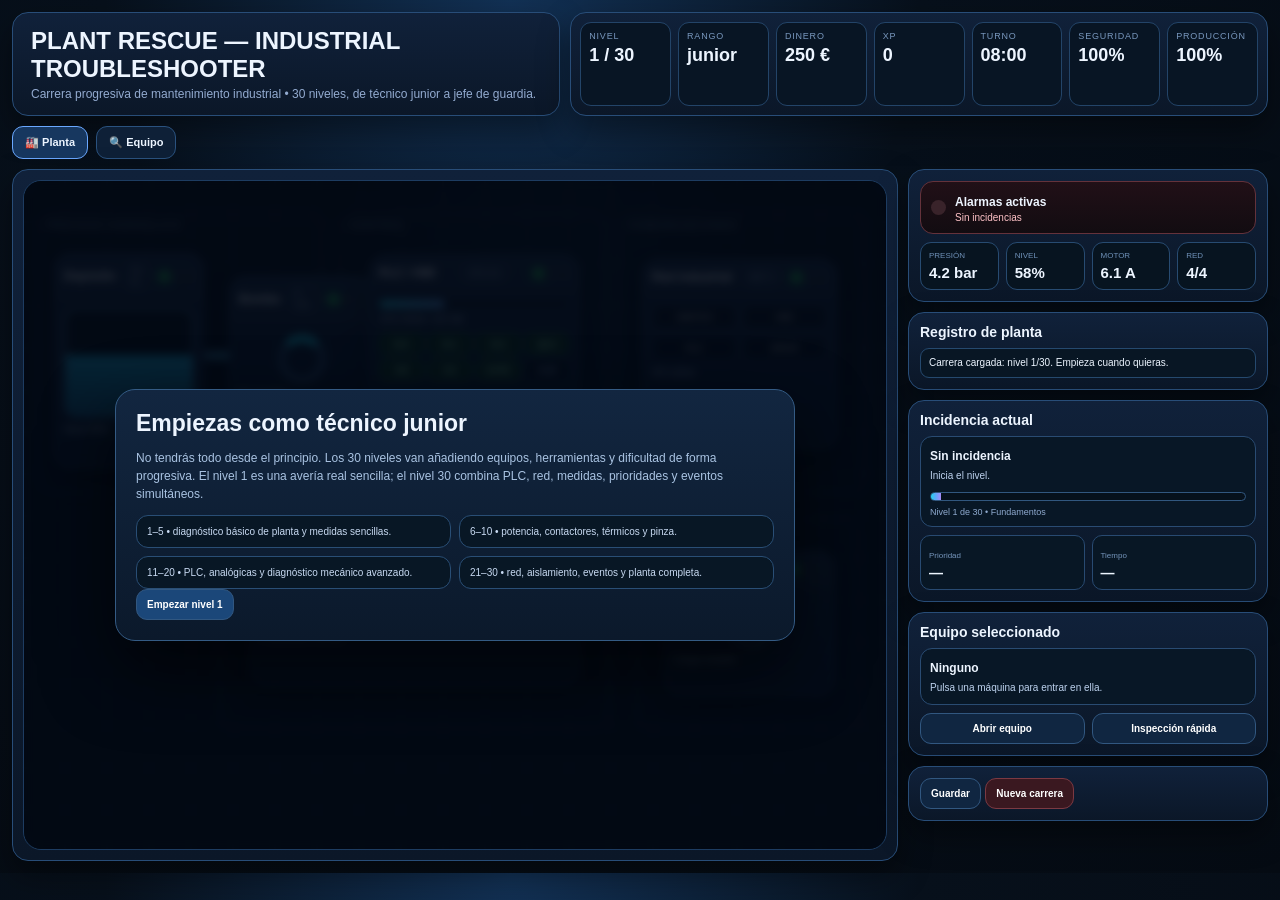
<file: plant-rescue/index.html>
<!doctype html>
<html lang="es">
<head>
<meta charset="utf-8"/>
<meta name="viewport" content="width=device-width,initial-scale=1"/>
<title>Plant Rescue — Carrera Industrial V4</title>
<style>
:root{--bg:#07101b;--p:#0e1b2d;--p2:#132742;--line:#284d78;--text:#edf5ff;--muted:#93abd0;--g:#22c55e;--y:#f59e0b;--r:#ef4444;--c:#22d3ee;--b:#60a5fa;--purple:#a78bfa}
*{box-sizing:border-box}body{margin:0;background:radial-gradient(circle at 40% 0,#123155 0,#07101b 35%,#050b13 100%);color:var(--text);font-family:Inter,Segoe UI,Arial,sans-serif}.app{max-width:1650px;margin:auto;padding:12px}.panel{background:linear-gradient(180deg,#10213a,#0b1728);border:1px solid var(--line);border-radius:16px;box-shadow:0 14px 32px #0006}.top{display:grid;grid-template-columns:1.1fr 1.4fr;gap:10px}.brand{padding:14px 18px}.brand h1{font-size:24px;margin:0}.brand p{font-size:12px;color:var(--muted);margin:4px 0 0}.stats{display:grid;grid-template-columns:repeat(7,1fr);gap:7px;padding:9px}.stat{background:#081524;border:1px solid #234468;border-radius:11px;padding:8px}.stat small{display:block;color:#7998be;font-size:9px;text-transform:uppercase;letter-spacing:.09em}.stat strong{display:block;margin-top:4px;font-size:18px}.toolbar{display:flex;gap:8px;flex-wrap:wrap;margin:10px 0}.tab{border:1px solid #2a527f;background:#0e2037;color:var(--text);border-radius:11px;padding:9px 12px;font-size:11px;font-weight:800;cursor:pointer}.tab.active{background:#17375f;border-color:#6aa8ff}.tab.locked{opacity:.32;cursor:not-allowed;filter:saturate(.35)}.layout{display:grid;grid-template-columns:minmax(720px,1fr) 360px;gap:10px}.mainpanel{padding:10px}.side{display:grid;gap:10px;align-content:start}.side .panel{padding:11px}.plant{position:relative;height:670px;border:1px solid #1d3c61;border-radius:18px;overflow:hidden;background:linear-gradient(transparent 95%,#ffffff08 95%),linear-gradient(90deg,transparent 95%,#ffffff08 95%),radial-gradient(circle at 60% 16%,#184c7738,transparent 28%),#081523;background-size:42px 42px,42px 42px,auto,auto}.zone{position:absolute;border:1px dashed #345b87;border-radius:15px;background:#0d1c2b38}.zone span{position:absolute;left:8px;top:6px;font-size:10px;color:#6888ad;text-transform:uppercase;letter-spacing:.11em}.machine{position:absolute;border:1px solid #31577f;border-radius:16px;background:linear-gradient(180deg,#142a48,#0c1d32);box-shadow:0 12px 25px #0006;overflow:hidden;cursor:pointer;transition:.15s}.machine:hover,.machine.sel{border-color:#70adff;box-shadow:0 0 0 2px #60a5fa42,0 16px 30px #0008;transform:translateY(-1px)}.mh{padding:8px 9px;display:flex;justify-content:space-between;gap:8px;align-items:center;background:#ffffff07;border-bottom:1px solid #ffffff0b}.mn{font-size:12px;font-weight:900}.tag{font-size:9px;color:#a7c3e5;border:1px solid #31557b;border-radius:999px;padding:3px 6px}.lamps{display:flex;gap:4px}.lamp{width:9px;height:9px;border-radius:50%;background:#233647}.lamp.g.on{background:var(--g);box-shadow:0 0 10px #22c55e}.lamp.y.on{background:var(--y);box-shadow:0 0 10px #f59e0b}.lamp.r.on{background:var(--r);box-shadow:0 0 10px #ef4444}.mb{padding:9px}.status{margin-top:6px;font-size:10px;color:#a6c0df}.tank{height:110px;border:2px solid #37668d;border-radius:12px;position:relative;overflow:hidden;background:#081624}.water{position:absolute;left:0;right:0;bottom:0;height:58%;background:linear-gradient(#1ca5d2,#145f86);animation:water 3s ease-in-out infinite}@keyframes water{50%{transform:translateY(2px)}}.spin{width:48px;height:48px;border:7px solid #284b70;border-top-color:#22d3ee;border-radius:50%;margin:4px auto;animation:spin 1.2s linear infinite}@keyframes spin{to{transform:rotate(360deg)}}.spin.stop{animation-play-state:paused;opacity:.4}.belt{height:15px;border-radius:10px;background:repeating-linear-gradient(90deg,#384451 0 12px,#5d6875 12px 24px);position:relative;overflow:hidden;margin-top:12px}.belt.run:after{content:"";position:absolute;inset:0;background:repeating-linear-gradient(90deg,transparent 0 12px,#ffffff18 12px 24px);animation:belt .7s linear infinite}@keyframes belt{to{transform:translateX(-24px)}}.crate{position:absolute;width:25px;height:25px;background:#9e6c30;border:2px solid #d59a4e;border-radius:4px;right:30px;top:31px}.nodegrid{display:grid;grid-template-columns:1fr 1fr;gap:5px}.node{font-size:9px;text-align:center;padding:7px 3px;border-radius:8px;border:1px solid #2d507a;background:#0a192b}.node.bad{border-color:#9b3844;background:#35151b;color:#ffd0d4}.io{display:grid;grid-template-columns:repeat(4,1fr);gap:4px;margin-top:8px}.io b{font-size:9px;text-align:center;padding:5px 2px;border:1px solid #2a4c73;border-radius:6px;background:#091827;color:#9cc5ff}.io b.on{background:#113a2b;border-color:#2d875a;color:#a8ffd0}.io b.off{background:#32171b;border-color:#80353c;color:#ffc3c8}.bar{height:8px;background:#07131f;border:1px solid #284c72;border-radius:999px;overflow:hidden}.bar i{display:block;height:100%;background:linear-gradient(90deg,var(--c),var(--b))}.pipe{position:absolute;background:#315d87;border-radius:999px;box-shadow:inset 0 0 0 2px #ffffff0f}.pipe.h{height:9px}.pipe.v{width:9px}.flow{position:absolute;height:3px;background:linear-gradient(90deg,transparent,#22d3ee,transparent);animation:flow 1.1s linear infinite}@keyframes flow{from{transform:translateX(-100%)}to{transform:translateX(160%)}}.alarm{display:flex;align-items:center;gap:9px;padding:10px;border:1px solid #64323b;border-radius:13px;background:linear-gradient(180deg,#211017,#120c11)}.adot{width:15px;height:15px;border-radius:50%;background:#39232a}.adot.on{background:var(--r);box-shadow:0 0 15px var(--r)}.alarm b{font-size:12px}.alarm small{display:block;color:#ffc2c7;font-size:10px;margin-top:2px}.hmi{display:grid;grid-template-columns:repeat(4,1fr);gap:7px;margin-top:8px}.hcard{background:#071420;border:1px solid #274b71;border-radius:11px;padding:8px}.hcard small{display:block;font-size:8px;color:#6f91b8;text-transform:uppercase}.hcard strong{font-size:15px;display:block;margin-top:4px}.feed{display:grid;gap:6px;max-height:210px;overflow:auto;margin-top:8px}.log{font-size:10px;line-height:1.35;border:1px solid #25496e;background:#081624;border-radius:9px;padding:7px 8px}.log.good{border-color:#2a704d;background:#0d1c16}.log.bad{border-color:#79333c;background:#1d1114}.log.warn{border-color:#8f6728;background:#21190d}.tools{display:grid;grid-template-columns:repeat(3,1fr);gap:6px;margin-top:8px}.tool{min-height:66px;border:1px solid #2c5077;background:#0b1b2e;color:white;border-radius:12px;font-size:10px;font-weight:800;cursor:pointer;display:grid;place-items:center;padding:5px}.tool span{font-size:22px}.tool.active{border-color:#6baaff;background:#173759;box-shadow:0 0 0 2px #60a5fa33}.tool.locked{opacity:.35;cursor:not-allowed}.mission{padding:9px;border-radius:12px;border:1px solid #294b72;background:#081726;margin-top:8px}.mission b{font-size:12px}.mission p{margin:5px 0 0;font-size:10px;color:#bdd2ee;line-height:1.4}.levelprogress{height:9px;border:1px solid #31577f;background:#06111c;border-radius:999px;overflow:hidden;margin-top:9px}.levelprogress i{display:block;height:100%;background:linear-gradient(90deg,#22d3ee,#60a5fa,#a78bfa)}.milestone{font-size:9px;color:#8faacf;margin-top:6px}.minirow{display:grid;grid-template-columns:1fr 1fr;gap:7px;margin-top:8px}.mini{background:#081725;border:1px solid #284a71;border-radius:10px;padding:8px}.mini small{font-size:8px;color:#7595bb}.mini strong{display:block;font-size:14px;margin-top:3px}.btn{border:1px solid #315780;background:#102641;color:white;border-radius:11px;padding:9px 10px;font-size:10px;font-weight:850;cursor:pointer}.btn:hover{border-color:#6faaff}.btn.primary{background:#1b4779}.btn.danger{background:#3a1820;border-color:#7b3942}.btn.good{background:#123822;border-color:#347951}.btn:disabled{opacity:.35;cursor:not-allowed}.view{display:none}.view.active{display:block}.overlay{position:absolute;inset:0;background:#020711cf;backdrop-filter:blur(5px);display:flex;align-items:center;justify-content:center;padding:18px;z-index:30}.modal{width:min(680px,100%);max-height:90%;overflow:auto;border-radius:20px;border:1px solid #345b84;background:linear-gradient(#122640,#0b192b);padding:20px;box-shadow:0 30px 70px #0009}.modal h3{font-size:23px;margin:0 0 7px}.modal p{font-size:12px;color:#a9c3e2;line-height:1.5}.modalGrid{display:grid;grid-template-columns:1fr 1fr;gap:8px}.mcard{border:1px solid #294e75;background:#081725;border-radius:12px;padding:10px;font-size:10px;color:#c8daf2}.detailGrid{display:grid;grid-template-columns:1.2fr .8fr;gap:10px}.detailMachine,.console{min-height:560px;border:1px solid #24496f;border-radius:16px;background:#081624;padding:12px}.bigdiagram{position:relative;height:350px;border-radius:14px;border:1px solid #294d74;background:linear-gradient(transparent 94%,#ffffff08 94%),linear-gradient(90deg,transparent 94%,#ffffff08 94%),#06111d;background-size:32px 32px,32px 32px}.component{position:absolute;padding:12px 14px;border-radius:11px;border:1px solid #38608c;background:#112a48;font-size:11px;font-weight:850;cursor:pointer}.component.hot{box-shadow:0 0 0 2px #ef444444;border-color:#a7424d}.wire{position:absolute;height:5px;background:#3e6a94;border-radius:99px}.probe{position:absolute;width:18px;height:18px;border-radius:50%;border:2px solid white;background:#ef4444;box-shadow:0 0 10px #ef4444;pointer-events:none}.probe.black{background:#111827;box-shadow:0 0 10px #fff3}.meter{border:1px solid #395c80;border-radius:16px;background:#171b20;padding:12px;width:210px;margin:auto}.meterScreen{background:#9ccf83;color:#122311;border-radius:9px;padding:14px;text-align:center;font-family:Consolas,monospace;font-size:28px;font-weight:900}.probeBtns{display:grid;grid-template-columns:1fr 1fr;gap:7px;margin-top:10px}.point{border:1px solid #31577f;background:#0d2037;border-radius:9px;padding:8px;font-size:10px;color:white;cursor:pointer}.point.selR{border-color:#ef4444;box-shadow:0 0 0 2px #ef444433}.point.selB{border-color:#d1d5db;box-shadow:0 0 0 2px #ffffff22}.schematic{display:grid;grid-template-columns:repeat(5,1fr);align-items:center;gap:8px;margin-top:12px}.sch{border:1px solid #345b83;background:#0d2138;border-radius:11px;padding:12px 7px;text-align:center;font-size:10px;font-weight:800;position:relative}.sch:not(:last-child):after{content:"→";position:absolute;right:-14px;top:50%;transform:translateY(-50%);color:#6da2d3;font-size:18px;z-index:2}.sch.bad{border-color:#ef4444;background:#32151b;color:#ffd4d7}.plcTable{display:grid;grid-template-columns:1fr 1fr;gap:6px;margin-top:10px}.plcbit{display:flex;justify-content:space-between;align-items:center;padding:8px;border-radius:9px;border:1px solid #2a4c73;background:#091827;font-size:10px}.bit{width:10px;height:10px;border-radius:50%;background:#344657}.bit.on{background:#22c55e;box-shadow:0 0 9px #22c55e}.networkMap{position:relative;height:280px;border:1px solid #2a4b70;border-radius:14px;background:#07131f}.nbox{position:absolute;width:86px;padding:12px 6px;text-align:center;border-radius:11px;border:1px solid #35608c;background:#102740;font-size:10px;font-weight:800}.nbox.bad{border-color:#ef4444;background:#35151b}.nline{position:absolute;height:4px;background:#3f668d;border-radius:8px;transform-origin:left center}.career{display:grid;grid-template-columns:1fr 1fr;gap:10px}.rankCard{padding:14px;border:1px solid #2b5078;border-radius:14px;background:#0a1a2c}.rankCard h3{margin:0 0 4px;font-size:17px}.xpbar{height:12px;border:1px solid #31577f;background:#06111c;border-radius:999px;overflow:hidden;margin-top:8px}.xpbar i{display:block;height:100%;background:linear-gradient(90deg,var(--c),var(--purple))}.shop{display:grid;grid-template-columns:repeat(3,1fr);gap:9px}.shopItem{border:1px solid #294d75;background:#091828;border-radius:13px;padding:11px;text-align:center}.shopItem .ico{font-size:30px}.shopItem h4{margin:6px 0 2px;font-size:12px}.shopItem p{font-size:9px;color:#8faacf;min-height:30px}.shopItem .price{font-weight:900;color:#bce1ff;font-size:12px}.mapgrid{display:grid;grid-template-columns:repeat(3,1fr);gap:10px}.area{border:1px solid #2d527a;background:#0b1d31;border-radius:15px;padding:14px;min-height:130px;cursor:pointer;position:relative}.area:hover{border-color:#68a6ee}.area .ico{font-size:34px}.area h3{margin:7px 0 3px;font-size:13px}.area p{font-size:9px;color:#8fa8c7;margin:0}.area .statusdot{position:absolute;right:12px;top:12px;width:12px;height:12px;border-radius:50%;background:#22c55e}.area.alert .statusdot{background:#ef4444;box-shadow:0 0 12px #ef4444}.shift{display:grid;grid-template-columns:1fr 1fr;gap:10px}.timeline{display:grid;grid-template-columns:repeat(8,1fr);gap:4px;margin-top:10px}.hour{padding:8px 4px;border:1px solid #294c71;background:#081624;border-radius:8px;text-align:center;font-size:9px}.hour.past{background:#143351;border-color:#416c99}.eventCard{border:1px solid #8a5e27;background:#21170c;border-radius:12px;padding:11px}.eventCard b{font-size:12px}.eventCard p{font-size:10px;color:#e7c99e}.result{font-size:11px;color:#c7dbf2;margin-top:8px}.diagChoices{display:grid;gap:6px;margin-top:10px}.diagChoices button{text-align:left}.mobileHint{display:none}
@media(max-width:1200px){.layout{grid-template-columns:1fr}.side{grid-template-columns:1fr 1fr}.plant{height:650px}.detailGrid,.career,.shift{grid-template-columns:1fr}.shop{grid-template-columns:1fr 1fr}}@media(max-width:780px){.top{grid-template-columns:1fr}.stats{grid-template-columns:repeat(3,1fr)}.mainpanel{overflow:auto}.plant{min-width:720px}.side{grid-template-columns:1fr}.toolbar{overflow:auto;flex-wrap:nowrap}.shop,.mapgrid{grid-template-columns:1fr}.modalGrid{grid-template-columns:1fr}.mobileHint{display:block;color:#89a8cb;font-size:10px;margin-bottom:6px}}
</style>
</head>
<body>
<div class="app">
  <div class="top">
    <div class="brand panel"><h1>PLANT RESCUE — INDUSTRIAL TROUBLESHOOTER</h1><p>Carrera progresiva de mantenimiento industrial • 30 niveles, de técnico junior a jefe de guardia.</p></div>
    <div class="stats panel">
      <div class="stat"><small>Nivel</small><strong id="levelTop">1 / 30</strong></div>
      <div class="stat"><small>Rango</small><strong id="rank">Junior</strong></div>
      <div class="stat"><small>Dinero</small><strong id="money">250 €</strong></div>
      <div class="stat"><small>XP</small><strong id="xp">0</strong></div>
      <div class="stat"><small>Turno</small><strong id="shiftClock">08:00</strong></div>
      <div class="stat"><small>Seguridad</small><strong id="safety">100%</strong></div>
      <div class="stat"><small>Producción</small><strong id="production">100%</strong></div>
    </div>
  </div>

  <div class="toolbar">
    <button class="tab active" data-view="plantView">🏭 Planta</button>
    <button class="tab" data-view="detailView">🔍 Equipo</button>
    <button class="tab" data-view="electricalView">⚡ Esquema</button>
    <button class="tab" data-view="plcView">💻 PLC</button>
    <button class="tab" data-view="networkView">📡 Red</button>
    <button class="tab" data-view="mapView">🗺️ Mapa</button>
    <button class="tab" data-view="careerView">🏆 Carrera</button>
    <button class="tab" data-view="shopView">🧰 Tienda</button>
    <button class="tab" data-view="shiftView">🕗 Turno</button>
  </div>

  <div class="layout">
    <main class="panel mainpanel">
      <div class="mobileHint">En móvil, desplaza horizontalmente la planta si hace falta.</div>

      <section id="plantView" class="view active">
        <div class="plant" id="plant">
          <div class="zone" style="left:14px;top:32px;width:285px;height:280px"><span>Proceso hidráulico</span></div>
          <div class="zone" style="left:316px;top:32px;width:265px;height:280px"><span>Control</span></div>
          <div class="zone" style="left:596px;top:32px;width:245px;height:280px"><span>Comunicaciones</span></div>
          <div class="zone" style="left:195px;top:338px;width:390px;height:210px"><span>Transporte</span></div>
          <div class="zone" style="left:613px;top:338px;width:220px;height:210px"><span>Ventilación</span></div>
          <div class="pipe h" style="left:166px;top:170px;width:115px"></div><div class="flow" style="left:168px;top:173px;width:88px"></div>
          <div class="pipe v" style="left:274px;top:168px;height:98px"></div><div class="pipe h" style="left:274px;top:258px;width:148px"></div><div class="flow" style="left:280px;top:261px;width:120px"></div>

          <div class="machine" data-machine="tank" style="left:30px;top:72px;width:150px;height:215px"><div class="mh"><span class="mn">Depósito</span><span class="tag">TK-01</span><div class="lamps"><i class="lamp g on"></i><i class="lamp y"></i><i class="lamp r"></i></div></div><div class="mb"><div class="tank"><div class="water" id="tankFill"></div></div><div class="status" data-status="tank">Nivel 58%</div></div></div>
          <div class="machine" data-machine="pump" style="left:205px;top:95px;width:145px;height:145px"><div class="mh"><span class="mn">Bomba</span><span class="tag">P-101</span><div class="lamps"><i class="lamp g on"></i><i class="lamp y"></i><i class="lamp r"></i></div></div><div class="mb"><div class="spin" id="pumpSpin"></div><div class="status" data-status="pump">En marcha</div></div></div>
          <div class="machine" data-machine="plc" style="left:345px;top:74px;width:210px;height:212px"><div class="mh"><span class="mn">PLC / HMI</span><span class="tag">CPU-01</span><div class="lamps"><i class="lamp g on"></i><i class="lamp y"></i><i class="lamp r"></i></div></div><div class="mb"><div class="bar"><i id="cpuLoad" style="width:34%"></i></div><div class="status" data-status="plc">CPU RUN • I/O OK</div><div class="io"><b id="io0" class="on">I0.0</b><b id="io1" class="on">I0.1</b><b id="io2" class="on">I0.2</b><b id="qo0" class="on">Q0.0</b><b id="ai0" class="on">AI0</b><b id="ai1" class="on">AI1</b><b id="safetyio" class="on">SAFE</b><b id="almio">ALM</b></div></div></div>
          <div class="machine" data-machine="network" style="left:618px;top:78px;width:195px;height:190px"><div class="mh"><span class="mn">Red industrial</span><span class="tag">NET-1</span><div class="lamps"><i class="lamp g on"></i><i class="lamp y"></i><i class="lamp r"></i></div></div><div class="mb"><div class="nodegrid"><div class="node" id="netSwitch">SWITCH</div><div class="node" id="netHmi">HMI</div><div class="node" id="netPlc">PLC</div><div class="node" id="netDrive">DRIVE</div></div><div class="status" data-status="network">4/4 online</div></div></div>
          <div class="machine" data-machine="conveyor" style="left:226px;top:373px;width:330px;height:132px"><div class="mh"><span class="mn">Cinta</span><span class="tag">CV-201</span><div class="lamps"><i class="lamp g on"></i><i class="lamp y"></i><i class="lamp r"></i></div></div><div class="mb"><div class="crate" id="crate"></div><div class="belt run" id="belt"></div><div class="status" data-status="conveyor">Producción normal</div></div></div>
          <div class="machine" data-machine="fan" style="left:640px;top:370px;width:170px;height:145px"><div class="mh"><span class="mn">Ventilador</span><span class="tag">M-301</span><div class="lamps"><i class="lamp g on"></i><i class="lamp y"></i><i class="lamp r"></i></div></div><div class="mb"><div class="spin" id="fanSpin"></div><div class="status" data-status="fan">Carga estable</div></div></div>

          <div class="overlay" id="intro"><div class="modal"><h3>Empiezas como técnico junior</h3><p>No tendrás todo desde el principio. Los 30 niveles van añadiendo equipos, herramientas y dificultad de forma progresiva. El nivel 1 es una avería real sencilla; el nivel 30 combina PLC, red, medidas, prioridades y eventos simultáneos.</p><div class="modalGrid"><div class="mcard">1–5 • diagnóstico básico de planta y medidas sencillas.</div><div class="mcard">6–10 • potencia, contactores, térmicos y pinza.</div><div class="mcard">11–20 • PLC, analógicas y diagnóstico mecánico avanzado.</div><div class="mcard">21–30 • red, aislamiento, eventos y planta completa.</div></div><button class="btn primary" id="startGame">Empezar nivel 1</button></div></div>
        </div>
      </section>

      <section id="detailView" class="view">
        <div class="detailGrid">
          <div class="detailMachine">
            <h3 id="detailTitle" style="margin-top:0">Selecciona un equipo</h3><div id="detailVisual" class="bigdiagram"></div>
            <div class="minirow"><div class="mini"><small>Estado</small><strong id="detailState">—</strong></div><div class="mini"><small>Condición</small><strong id="detailCondition">—</strong></div></div>
          </div>
          <div class="console"><h3 style="margin-top:0">Intervención</h3><div class="tools" id="detailTools"></div><div id="detailResult" class="result">Selecciona una herramienta y un equipo.</div><div class="diagChoices" id="repairChoices"></div></div>
        </div>
      </section>

      <section id="electricalView" class="view">
        <div class="detailGrid">
          <div class="detailMachine"><h3 style="margin-top:0">Esquema eléctrico interactivo</h3><p class="result">Ruta de potencia del motor. Los elementos cambian de estado según la avería.</p><div class="schematic" id="schematic"></div><div class="bigdiagram" id="electricCanvas" style="height:300px;margin-top:12px"></div></div>
          <div class="console"><h3 style="margin-top:0">Multímetro</h3><div class="meter"><div class="meterScreen" id="meterScreen">0.0 V</div><div class="probeBtns" id="measurePoints"></div></div><div class="result" id="meterResult">Selecciona primero el punto rojo y después el negro.</div></div>
        </div>
      </section>

      <section id="plcView" class="view">
        <div class="detailGrid"><div class="detailMachine"><h3 style="margin-top:0">PLC — monitor online</h3><div class="plcTable" id="plcBits"></div></div><div class="console"><h3 style="margin-top:0">Diagnóstico lógico</h3><div class="mission" id="plcLogic"></div><div class="minirow"><button class="btn" id="forceTest">Simular orden</button><button class="btn" id="ackAlarm">Reconocer alarma</button></div><div class="result" id="plcResult">Observa entradas, salidas y enclavamientos.</div></div></div>
      </section>

      <section id="networkView" class="view">
        <div class="detailGrid"><div class="detailMachine"><h3 style="margin-top:0">Topología de red</h3><div class="networkMap" id="networkMap"></div></div><div class="console"><h3 style="margin-top:0">Analizador de red</h3><button class="btn" id="scanNetwork">Escanear nodos</button><div class="result" id="networkResult">Herramienta requerida: analizador de red.</div></div></div>
      </section>

      <section id="mapView" class="view"><h3 style="margin-top:0">Mapa de fábrica</h3><div class="mapgrid" id="factoryMap"></div></section>
      <section id="careerView" class="view"><div class="career"><div class="rankCard"><h3 id="careerRank">Técnico junior</h3><div class="result" id="careerText"></div><div class="xpbar"><i id="xpBar"></i></div></div><div class="rankCard"><h3>Historial</h3><div id="careerHistory" class="feed"></div></div></div></section>
      <section id="shopView" class="view"><h3 style="margin-top:0">Tienda de herramientas</h3><div class="shop" id="shop"></div></section>
      <section id="shiftView" class="view"><div class="shift"><div class="rankCard"><h3>Turno actual</h3><div class="timeline" id="timeline"></div><div class="minirow"><div class="mini"><small>Averías resueltas</small><strong id="resolvedCount">0</strong></div><div class="mini"><small>Producción perdida</small><strong id="lostProduction">0%</strong></div></div><button class="btn primary" id="nextIncident" style="margin-top:10px">Buscar siguiente incidencia</button></div><div class="rankCard"><h3>Evento inesperado</h3><div id="eventBox" class="eventCard"><b>Sin evento activo</b><p>Durante el turno pueden aparecer incidencias secundarias.</p></div></div></div></section>
    </main>

    <aside class="side">
      <div class="panel"><div class="alarm"><div class="adot" id="alarmDot"></div><div><b>Alarmas activas</b><small id="alarmText">Sin incidencias</small></div></div><div class="hmi"><div class="hcard"><small>Presión</small><strong id="hPressure">4.2 bar</strong></div><div class="hcard"><small>Nivel</small><strong id="hLevel">58%</strong></div><div class="hcard"><small>Motor</small><strong id="hCurrent">6.1 A</strong></div><div class="hcard"><small>Red</small><strong id="hNet">4/4</strong></div></div></div>
      <div class="panel"><h3 style="margin:0;font-size:14px">Registro de planta</h3><div class="feed" id="feed"></div></div>
      <div class="panel"><h3 style="margin:0;font-size:14px">Incidencia actual</h3><div class="mission"><b id="missionTitle">Sin incidencia</b><p id="missionText">Inicia el nivel.</p><div class="levelprogress"><i id="levelProgress" style="width:3.3%"></i></div><div class="milestone" id="milestoneText">Nivel 1 de 30</div></div><div class="minirow"><div class="mini"><small>Prioridad</small><strong id="priority">—</strong></div><div class="mini"><small>Tiempo</small><strong id="caseTime">—</strong></div></div></div>
      <div class="panel"><h3 style="margin:0;font-size:14px">Equipo seleccionado</h3><div class="mission"><b id="selectedMachine">Ninguno</b><p id="selectedHint">Pulsa una máquina para entrar en ella.</p></div><div class="minirow"><button class="btn" id="openDetail">Abrir equipo</button><button class="btn" id="quickInspect">Inspección rápida</button></div></div>
      <div class="panel"><button class="btn" id="saveBtn">Guardar</button> <button class="btn danger" id="resetBtn">Nueva carrera</button></div>
    </aside>
  </div>
</div>
<script>
(()=>{
const $=id=>document.getElementById(id), $$=q=>[...document.querySelectorAll(q)];
const machines={tank:{name:'Depósito TK-01',zone:'Proceso hidráulico'},pump:{name:'Bomba P-101',zone:'Proceso hidráulico'},plc:{name:'PLC / HMI CPU-01',zone:'Control'},network:{name:'Red industrial NET-1',zone:'Comunicaciones'},conveyor:{name:'Cinta CV-201',zone:'Transporte'},fan:{name:'Ventilador M-301',zone:'Ventilación'}};
const tools=[
{id:'inspect',icon:'👁️',name:'Inspección',price:0,desc:'Inspección visual básica.'},
{id:'meter',icon:'🧰',name:'Multímetro',price:0,desc:'Tensión y continuidad.'},
{id:'wrench',icon:'🔧',name:'Mecánica',price:0,desc:'Bloqueos y elementos físicos.'},
{id:'clamp',icon:'⚡',name:'Pinza',price:180,desc:'Intensidad por fase.'},
{id:'plc',icon:'💻',name:'Software PLC',price:250,desc:'Monitor online de señales.'},
{id:'net',icon:'📡',name:'Analizador red',price:350,desc:'Nodos, enlace y latencia.'},
{id:'thermal',icon:'🌡️',name:'Cámara térmica',price:500,desc:'Puntos calientes y rodamientos.'},
{id:'megger',icon:'🧪',name:'Megóhmetro',price:650,desc:'Aislamiento de motor/cable.'},
{id:'scope',icon:'📈',name:'Osciloscopio',price:800,desc:'Señales rápidas y rizado.'}
];
const ranks=[{name:'Técnico junior',xp:0},{name:'Técnico',xp:350},{name:'Oficial',xp:900},{name:'Especialista PLC',xp:1700},{name:'Jefe de mantenimiento',xp:3000}];
const faults=[
{id:'estop',title:'Bomba no arranca',machine:'pump',priority:'ALTA',time:150,loss:12,cause:'Seta de emergencia activada',repair:'Rearmar seta y cadena de seguridad',clues:{inspect:'La bomba está parada. En el cuadro hay un piloto de seguridad rojo.',meter:'Hay 400 V en potencia, pero no llega orden al contactor.',plc:'I0.1 SAFE = 0 y Q0.0 MOTOR = 0.',wrench:'No hay bloqueo mecánico en el eje.'},electrical:{breaker:true,contactor:false,thermal:true,motor:true},measure:{L1L2:400,OUTCONTACT:0,V24:24,SAFE:0},plc:{'I0.0 Marcha':1,'I0.1 Seguridad':0,'I0.2 Térmico':1,'Q0.0 Motor':0,'AI0 Nivel':58,'ALM Seguridad':1}},
{id:'sensor',title:'Nivel incoherente',machine:'tank',priority:'MEDIA',time:160,loss:7,cause:'Sonda 4–20 mA desconectada',repair:'Reconectar lazo analógico de nivel',clues:{inspect:'El depósito contiene producto, pero la indicación del HMI marca casi cero.',meter:'El lazo de nivel mide 0 mA.',plc:'AI0 = 0% y alarma de bajo límite activa.',scope:'La señal analógica está plana a cero.'},electrical:{breaker:true,contactor:true,thermal:true,motor:true},measure:{L1L2:400,OUTCONTACT:400,V24:24,SAFE:24},plc:{'I0.0 Marcha':1,'I0.1 Seguridad':1,'I0.2 Térmico':1,'Q0.0 Motor':1,'AI0 Nivel':0,'ALM AI0':1}},
{id:'jam',title:'Cinta bloqueada',machine:'conveyor',priority:'ALTA',time:145,loss:18,cause:'Atasco mecánico en rodillo final',repair:'Retirar atasco y rearmar guardamotor',clues:{inspect:'Hay una caja torcida al final de la cinta.',clamp:'La corriente sube a 14.8 A antes del disparo.',wrench:'El rodillo final no gira libremente.',thermal:'El rodamiento final está mucho más caliente que el resto.',plc:'El térmico de cinta está disparado.'},electrical:{breaker:true,contactor:true,thermal:false,motor:true},measure:{L1L2:400,OUTCONTACT:400,V24:24,SAFE:24},plc:{'I0.0 Marcha':1,'I0.1 Seguridad':1,'I0.2 Térmico':0,'Q0.0 Motor':0,'AI0 Nivel':58,'ALM Sobrecarga':1}},
{id:'network',title:'Drive fuera de red',machine:'network',priority:'MEDIA',time:170,loss:10,cause:'Puerto/cable del drive sin enlace',repair:'Reconectar cable de red del drive',clues:{inspect:'Tres nodos tienen enlace. El drive no muestra actividad.',net:'Drive: timeout. Puerto 4 sin link.',plc:'Diagnóstico de periferia: nodo drive no accesible.'},electrical:{breaker:true,contactor:true,thermal:true,motor:true},measure:{L1L2:400,OUTCONTACT:400,V24:24,SAFE:24},plc:{'I0.0 Marcha':1,'I0.1 Seguridad':1,'I0.2 Térmico':1,'Q0.0 Motor':0,'NET Drive':0,'ALM Comm':1}},
{id:'phase',title:'Motor vibra y pierde fuerza',machine:'fan',priority:'ALTA',time:150,loss:15,cause:'Falta de fase en alimentación',repair:'Restaurar fase y revisar protección',clues:{inspect:'El motor vibra y gira con poco par.',clamp:'L1=6.2 A, L2=0.0 A, L3=6.5 A.',meter:'Entre L1-L2 solo hay 8 V; las otras combinaciones son correctas.',thermal:'Dos bobinados están más calientes.'},electrical:{breaker:true,contactor:true,thermal:true,motor:true},measure:{L1L2:8,OUTCONTACT:210,V24:24,SAFE:24},plc:{'I0.0 Marcha':1,'I0.1 Seguridad':1,'I0.2 Térmico':1,'Q0.0 Motor':1,'ALM Motor':1}},
{id:'contactor',title:'Motor con orden pero sin tensión',machine:'pump',priority:'ALTA',time:150,loss:14,cause:'Contactor KM1 defectuoso',repair:'Sustituir contactor KM1',clues:{inspect:'Q0.0 está activo, pero el motor no gira.',meter:'Hay 400 V antes de KM1 y 0 V a su salida.',plc:'Q0.0 MOTOR = 1. La lógica permite marcha.',thermal:'KM1 presenta punto caliente anómalo.'},electrical:{breaker:true,contactor:false,thermal:true,motor:true},measure:{L1L2:400,OUTCONTACT:0,V24:24,SAFE:24},plc:{'I0.0 Marcha':1,'I0.1 Seguridad':1,'I0.2 Térmico':1,'Q0.0 Motor':1,'ALM Motor':1}},
{id:'dirtysensor',title:'Cinta se detiene sin atasco',machine:'conveyor',priority:'MEDIA',time:165,loss:8,cause:'Sensor fotoeléctrico sucio',repair:'Limpiar y realinear sensor',clues:{inspect:'No hay atasco. El sensor está cubierto de polvo.',plc:'I0.3 Presencia permanece activo aunque la cinta está vacía.',meter:'El sensor recibe 24 V correctamente.'},electrical:{breaker:true,contactor:true,thermal:true,motor:true},measure:{L1L2:400,OUTCONTACT:400,V24:24,SAFE:24},plc:{'I0.0 Marcha':1,'I0.1 Seguridad':1,'I0.2 Térmico':1,'I0.3 Presencia':1,'Q0.0 Motor':0,'ALM Acumulación':1}},
{id:'bearing',title:'Ventilador a alta temperatura',machine:'fan',priority:'MEDIA',time:165,loss:9,cause:'Rodamiento desgastado',repair:'Sustituir rodamiento del ventilador',clues:{inspect:'Se escucha ruido metálico periódico.',clamp:'La corriente está ligeramente elevada: 8.2 A.',thermal:'Rodamiento lado acople a 92 °C.',wrench:'Hay holgura perceptible en el eje.'},electrical:{breaker:true,contactor:true,thermal:true,motor:true},measure:{L1L2:400,OUTCONTACT:400,V24:24,SAFE:24},plc:{'I0.0 Marcha':1,'I0.1 Seguridad':1,'I0.2 Térmico':1,'Q0.0 Motor':1,'ALM Temp':1}},
{id:'ip',title:'HMI pierde un equipo',machine:'network',priority:'BAJA',time:180,loss:5,cause:'IP duplicada en la red',repair:'Corregir IP duplicada y reiniciar nodo',clues:{net:'Dos dispositivos responden con la misma IP.',plc:'El nodo aparece y desaparece de forma intermitente.',inspect:'Los enlaces físicos del switch están activos.'},electrical:{breaker:true,contactor:true,thermal:true,motor:true},measure:{L1L2:400,OUTCONTACT:400,V24:24,SAFE:24},plc:{'I0.0 Marcha':1,'I0.1 Seguridad':1,'NET Estado':0,'ALM Comm':1}},
{id:'insulation',title:'Guardamotor dispara al arrancar',machine:'pump',priority:'CRÍTICA',time:140,loss:22,cause:'Aislamiento de motor degradado',repair:'Bloquear equipo y sustituir/reparar motor',clues:{megger:'Aislamiento fase-tierra: 0.18 MΩ. Valor peligroso.',inspect:'No hay atasco visible.',clamp:'Pico de corriente muy alto y disparo inmediato.',meter:'Tensiones de red correctas.'},electrical:{breaker:true,contactor:true,thermal:false,motor:false},measure:{L1L2:400,OUTCONTACT:400,V24:24,SAFE:24},plc:{'I0.0 Marcha':1,'I0.1 Seguridad':1,'I0.2 Térmico':0,'Q0.0 Motor':0,'ALM Protección':1}}
];
const levelPlan=[
{n:1,f:'dirtysensor',name:'Algo detiene la cinta',note:'Inspecciona la cinta y comprueba alimentación del sensor.',stage:'Fundamentos'},
{n:2,f:'estop',name:'Bomba bloqueada por seguridad',note:'Distingue un fallo de seguridad de un fallo de potencia.',stage:'Fundamentos'},
{n:3,f:'jam',name:'Sobrecarga en transporte',note:'Combina inspección visual y comprobación mecánica.',stage:'Fundamentos'},
{n:4,f:'contactor',name:'Orden sin movimiento',note:'Comprueba dónde se pierde la tensión.',stage:'Fundamentos'},
{n:5,f:'sensor',name:'Nivel imposible',note:'Compara proceso real con señal analógica.',stage:'Fundamentos'},
{n:6,f:'contactor',name:'Cadena de potencia',note:'Se desbloquea el esquema eléctrico completo.',stage:'Electricidad'},
{n:7,f:'phase',name:'Motor sin fuerza',note:'Nueva herramienta: pinza amperimétrica.',stage:'Electricidad'},
{n:8,f:'jam',name:'Disparo repetitivo',note:'Diferencia sobrecarga eléctrica de atasco mecánico.',stage:'Electricidad'},
{n:9,f:'estop',name:'Mando y potencia',note:'Usa esquema y medidas para separar circuito de mando y potencia.',stage:'Electricidad'},
{n:10,f:'contactor',name:'KM1 bajo sospecha',note:'Ya no basta con la inspección: localiza el punto de fallo.',stage:'Electricidad'},
{n:11,f:'dirtysensor',name:'Entrada digital congelada',note:'Se desbloquea monitor online de PLC.',stage:'PLC y señales'},
{n:12,f:'sensor',name:'AI0 fuera de rango',note:'Relaciona 4–20 mA con el valor visto por PLC.',stage:'PLC y señales'},
{n:13,f:'estop',name:'Enclavamiento SAFE',note:'Lee entradas, salida y alarma antes de reparar.',stage:'PLC y señales'},
{n:14,f:'contactor',name:'Q0.0 activo, motor parado',note:'El PLC manda; encuentra qué ocurre después.',stage:'PLC y señales'},
{n:15,f:'sensor',name:'Proceso vs software',note:'Combina multímetro, PLC y observación de proceso.',stage:'PLC y señales'},
{n:16,f:'bearing',name:'Temperatura anormal',note:'Se desbloquea diagnóstico térmico.',stage:'Mantenimiento avanzado'},
{n:17,f:'phase',name:'Desequilibrio de fases',note:'Usa pinza y multímetro sin sustituir piezas a ciegas.',stage:'Mantenimiento avanzado'},
{n:18,f:'jam',name:'Avería reincidente',note:'Aparecen historial, carrera y gestión de herramientas.',stage:'Mantenimiento avanzado'},
{n:19,f:'bearing',name:'Vibración y calor',note:'Compara síntomas mecánicos y eléctricos.',stage:'Mantenimiento avanzado'},
{n:20,f:'insulation',name:'Protección al arranque',note:'Primer diagnóstico serio de aislamiento.',stage:'Mantenimiento avanzado'},
{n:21,f:'network',name:'Drive desaparecido',note:'Se desbloquea topología y analizador de red.',stage:'Comunicaciones'},
{n:22,f:'ip',name:'Fallo intermitente de red',note:'Un enlace físico correcto no garantiza una red correcta.',stage:'Comunicaciones'},
{n:23,f:'insulation',name:'Aislamiento degradado',note:'Se desbloquea megóhmetro.',stage:'Comunicaciones'},
{n:24,f:'sensor',name:'Señal analógica inestable',note:'Se desbloquea osciloscopio para señales difíciles.',stage:'Comunicaciones'},
{n:25,f:'network',name:'Diagnóstico cruzado PLC/red',note:'Cruza alarmas del PLC con el estado de comunicaciones.',stage:'Comunicaciones'},
{n:26,f:'phase',name:'Producción bajo presión',note:'Menos margen de error y más pérdida de producción.',stage:'Jefe de guardia'},
{n:27,f:'bearing',name:'Prioridad de mantenimiento',note:'El tiempo y la seguridad empiezan a pesar más.',stage:'Jefe de guardia'},
{n:28,f:'ip',name:'Incidencia doble',note:'Pueden aparecer eventos secundarios durante la reparación.',stage:'Jefe de guardia'},
{n:29,f:'insulation',name:'Parada crítica',note:'Usa todas las herramientas disponibles con criterio.',stage:'Jefe de guardia'},
{n:30,f:'estop',name:'Turno de jefe de mantenimiento',note:'Planta completa: mapas, PLC, red, medidas, eventos y decisiones de prioridad.',stage:'Maestría'}
];
const toolUnlock={inspect:1,meter:1,wrench:1,clamp:7,plc:11,thermal:16,net:21,megger:23,scope:24};
const tabUnlock={plantView:1,detailView:1,electricalView:6,plcView:11,careerView:18,shopView:18,networkView:21,mapView:21,shiftView:26};
let state={money:250,xp:0,safety:100,production:100,shiftMinute:0,resolved:0,lost:0,selectedMachine:'pump',selectedTool:'inspect',owned:['inspect','meter','wrench'],currentFault:null,history:[],secondary:null,redProbe:null,blackProbe:null,active:true,level:1,completed:0};
function load(){try{const d=JSON.parse(localStorage.getItem('plant_rescue_v4')||'null');if(d) state={...state,...d,redProbe:null,blackProbe:null};}catch(e){}}
function save(){localStorage.setItem('plant_rescue_v4',JSON.stringify(state));log('Progreso guardado.','good')}
function cfg(){return levelPlan[Math.max(0,Math.min(29,state.level-1))]}
function unlockByLevel(){
  Object.entries(toolUnlock).forEach(([id,lvl])=>{if(state.level>=lvl&&!state.owned.includes(id))state.owned.push(id)});
}
function featureName(id){return ({electricalView:'Esquema eléctrico',plcView:'PLC online',careerView:'Carrera',shopView:'Tienda',networkView:'Red industrial',mapView:'Mapa de fábrica',shiftView:'Turnos y eventos'})[id]||'Función'}
function applyProgressionUI(){
  unlockByLevel();
  $('levelTop').textContent=state.level+' / 30';
  $('levelProgress').style.width=Math.max(3.3,state.level/30*100)+'%';
  $('milestoneText').textContent=`Nivel ${state.level} de 30 • ${cfg().stage}`;
  $$('.tab').forEach(t=>{const need=tabUnlock[t.dataset.view]||1;const locked=state.level<need;t.classList.toggle('locked',locked);t.style.display=need>state.level+2?'none':'';t.title=locked?`${featureName(t.dataset.view)} se desbloquea en nivel ${need}`:''});
  renderToolButtons($('detailTools'));
}
function rank(){let r=ranks[0];for(const x of ranks)if(state.xp>=x.xp)r=x;return r}
function money(v){return v.toLocaleString('es-ES')+' €'}
function updateTop(){ $('levelTop').textContent=state.level+' / 30';$('rank').textContent=rank().name.replace('Técnico ','').replace('Técnico','Técnico');$('money').textContent=money(state.money);$('xp').textContent=state.xp;$('safety').textContent=state.safety+'%';$('production').textContent=Math.max(0,state.production)+'%';const h=8+Math.floor(state.shiftMinute/60),m=state.shiftMinute%60;$('shiftClock').textContent=String(h).padStart(2,'0')+':'+String(m).padStart(2,'0');$('resolvedCount').textContent=state.resolved;$('lostProduction').textContent=state.lost+'%'}
function log(t,c=''){const d=document.createElement('div');d.className='log '+c;d.textContent=t;$('feed').prepend(d);while($('feed').children.length>18)$('feed').lastChild.remove()}
function showView(id){const need=tabUnlock[id]||1;if(state.level<need){log(`${featureName(id)} se desbloquea en el nivel ${need}.`,'warn');return;}$$('.view').forEach(v=>v.classList.toggle('active',v.id===id));$$('.tab').forEach(t=>t.classList.toggle('active',t.dataset.view===id));if(id==='careerView')renderCareer();if(id==='shopView')renderShop();if(id==='mapView')renderMap();if(id==='shiftView')renderShift();if(id==='electricalView')renderElectrical();if(id==='plcView')renderPLC();if(id==='networkView')renderNetwork();if(id==='detailView')renderDetail()}
$$('.tab').forEach(b=>b.onclick=()=>showView(b.dataset.view));
function setMachine(id,{g=true,y=false,r=false,status='OK',spin=true}={}){const m=document.querySelector(`[data-machine="${id}"]`);if(!m)return;const l=m.querySelectorAll('.lamp');l[0].classList.toggle('on',g);l[1].classList.toggle('on',y);l[2].classList.toggle('on',r);const s=document.querySelector(`[data-status="${id}"]`);if(s)s.textContent=status;if(id==='pump')$('pumpSpin').classList.toggle('stop',!spin);if(id==='fan')$('fanSpin').classList.toggle('stop',!spin)}
function resetPlant(){setMachine('tank',{status:'Nivel 58%'});setMachine('pump',{status:'En marcha'});setMachine('plc',{status:'CPU RUN • I/O OK'});setMachine('network',{status:'4/4 online'});setMachine('conveyor',{status:'Producción normal'});setMachine('fan',{status:'Carga estable'});$('belt').classList.add('run');$('crate').style.opacity='1';$('netDrive').classList.remove('bad');$('netHmi').classList.remove('bad');$('tankFill').style.height='58%';['io0','io1','io2','qo0','ai0','ai1','safetyio'].forEach(id=>{$(id).className='on'});$('almio').className='';$('alarmDot').classList.remove('on');$('alarmText').textContent='Sin incidencias';$('hPressure').textContent='4.2 bar';$('hLevel').textContent='58%';$('hCurrent').textContent='6.1 A';$('hNet').textContent='4/4'}
function applyFault(f){resetPlant();$('alarmDot').classList.add('on');$('alarmText').textContent=f.title;const bad={g:false,y:false,r:true,status:f.title,spin:false};setMachine(f.machine,bad);$('almio').className='off';if(f.id==='sensor'){$('tankFill').style.height='62%';$('hLevel').textContent='0%';setMachine('tank',{g:false,y:true,r:true,status:'Lectura 0% / visual 62%'});$('ai0').className='off'}
if(f.id==='jam'){$('belt').classList.remove('run');$('crate').style.opacity='1';$('hCurrent').textContent='14.8 A';setMachine('conveyor',{g:false,r:true,status:'Sobrecarga / térmico disparado'})}
if(f.id==='network'||f.id==='ip'){$('netDrive').classList.add('bad');$('hNet').textContent='3/4';setMachine('network',{g:false,y:true,r:true,status:'Drive no accesible'})}
if(f.id==='phase'||f.id==='bearing'){$('hCurrent').textContent=f.id==='phase'?'L2: 0 A':'8.2 A';setMachine('fan',{g:false,y:true,r:true,status:f.title,spin:true})}
if(f.id==='dirtysensor'){$('belt').classList.remove('run');setMachine('conveyor',{g:false,y:true,r:true,status:'Parada por presencia permanente'})}
if(f.id==='estop'){$('safetyio').className='off';$('qo0').className='off';setMachine('plc',{g:true,y:true,r:true,status:'SAFE abierto • CPU RUN'})}
if(f.id==='contactor'){$('qo0').className='on';setMachine('pump',{g:false,r:true,status:'Orden ON / motor parado'})}
if(f.id==='insulation'){$('io2').className='off';$('qo0').className='off';setMachine('pump',{g:false,r:true,status:'Protección disparada'})}
}
function newFault(){
  const c=cfg();
  state.currentFault=faults.find(f=>f.id===c.f) || faults[0];
  state.production=Math.max(25,100-state.currentFault.loss-(state.level>=26?5:0));
  state.lost=Math.min(100,state.lost+state.currentFault.loss);
  state.shiftMinute=Math.min(480,state.shiftMinute+(state.level>=26?35:20));
  state.secondary=null;
  applyFault(state.currentFault);
  $('missionTitle').textContent=`Nivel ${state.level} — ${c.name}`;
  $('missionText').textContent=c.note;
  $('priority').textContent=state.currentFault.priority;
  $('caseTime').textContent=(state.currentFault.time-Math.max(0,state.level-20)*2)+' s';
  log(`NIVEL ${state.level}: ${c.name}`,'bad');
  updateTop();applyProgressionUI();renderDetail();renderElectrical();renderPLC();renderNetwork();renderMap();renderShift();maybeSecondary();
}
function maybeSecondary(){
  if(state.level<28)return;
  const chance=state.level===28?.28:state.level===29?.42:.60;
  if(Math.random()<chance){setTimeout(()=>{if(!state.currentFault)return;const opts=faults.filter(f=>f.id!==state.currentFault.id);state.secondary=opts[Math.floor(Math.random()*opts.length)];$('eventBox').innerHTML=`<b>⚠️ Nueva incidencia secundaria</b><p>${state.secondary.title} en ${machines[state.secondary.machine].name}. Decide si mantienes prioridad o cambias.</p><button class="btn" id="switchIncident">Cambiar prioridad</button>`;setTimeout(()=>{const b=$('switchIncident');if(b)b.onclick=()=>{const tmp=state.currentFault;state.currentFault=state.secondary;state.secondary=tmp;applyFault(state.currentFault);$('missionTitle').textContent=`Nivel ${state.level} — incidencia secundaria`;$('missionText').textContent=`${machines[state.currentFault.machine].zone} • decide y diagnostica.`;renderDetail();renderElectrical();renderPLC();renderNetwork();log('Has cambiado la prioridad de intervención.','warn')}},0);log('Ha aparecido una segunda avería durante la intervención.','warn')},1500)}
}
function selectMachine(id){state.selectedMachine=id;$$('.machine').forEach(m=>m.classList.toggle('sel',m.dataset.machine===id));$('selectedMachine').textContent=machines[id].name;$('selectedHint').textContent=machines[id].zone+' • abre el equipo para diagnosticar.';renderDetail()}
$$('.machine').forEach(m=>m.onclick=()=>selectMachine(m.dataset.machine));
function toolAvailable(id){return state.owned.includes(id) && state.level>=(toolUnlock[id]||1)}
function renderToolButtons(container){if(!container)return;container.innerHTML='';tools.forEach(t=>{const need=toolUnlock[t.id]||1;if(need>state.level+5)return;const available=toolAvailable(t.id);const b=document.createElement('button');b.className='tool '+(state.selectedTool===t.id?'active ':'')+(available?'':'locked');b.innerHTML=`<span>${t.icon}</span>${t.name}`;b.title=available?t.desc:`Se desbloquea en nivel ${need}`;b.onclick=()=>{if(!available){log(`${t.name} se desbloquea en el nivel ${need}.`,'warn');return}state.selectedTool=t.id;renderDetail();};container.appendChild(b)})}
function useTool(){if(!state.currentFault){$('detailResult').textContent='No hay incidencia activa.';return}const t=state.selectedTool,m=state.selectedMachine,f=state.currentFault;let text='Sin indicios relevantes.';if(f.clues[t]&&m===f.machine)text=f.clues[t];else if(t==='inspect')text=`${machines[m].name}: no se aprecia una anomalía principal.`;else if(t==='meter')text='Valores eléctricos básicos dentro de rango.';else if(t==='plc')text='Sin alarmas lógicas relevantes en este equipo.';state.shiftMinute=Math.min(480,state.shiftMinute+6);if(m!==f.machine)state.production=Math.max(0,state.production-1);$('detailResult').textContent=text;log(`${toolName(t)} → ${machines[m].name}: ${text}`,m===f.machine?'good':'');updateTop()}
function toolName(id){return (tools.find(t=>t.id===id)||{}).name||id}
function repairOptions(){const f=state.currentFault;if(!f)return[];const pool=[f.repair,'Sustituir PLC completo','Reiniciar toda la fábrica','Cambiar motor sin medir','Limpiar cuadro y reconocer alarmas','Cambiar cableado de potencia','Rearmar sin revisar causa','Sustituir sensor'];const set=[...new Set(pool.filter(x=>x!==f.repair))];const count=state.level<=3?3:state.level<=12?4:state.level<=24?5:6;const wrong=set.sort(()=>Math.random()-.5).slice(0,count-1);return [f.repair,...wrong].sort(()=>Math.random()-.5)}
function renderDetail(){renderToolButtons($('detailTools'));const id=state.selectedMachine,d=machines[id];$('detailTitle').textContent=d.name;$('detailState').textContent=state.currentFault&&state.currentFault.machine===id?'AVERÍA':'OPERATIVO';$('detailCondition').textContent=d.zone;const v=$('detailVisual');v.innerHTML='';const labels={tank:['Sonda 4–20 mA','Válvula entrada','Nivel visual'],pump:['Motor','KM1','Guardamotor','Acoplamiento'],plc:['CPU','Entradas','Salidas','Seguridad'],network:['Switch','HMI','PLC','Drive'],conveyor:['Sensor','Rodillo','Motor','Guardamotor'],fan:['Motor','Rodamiento','Filtro','Protección']};labels[id].forEach((x,i)=>{const c=document.createElement('div');c.className='component';c.style.left=(35+(i%2)*190)+'px';c.style.top=(45+Math.floor(i/2)*125)+'px';c.textContent=x;if(state.currentFault&&state.currentFault.machine===id&&i===0)c.classList.add('hot');c.onclick=()=>{$('detailResult').textContent=`${x}: ${state.currentFault&&state.currentFault.machine===id?'revisar con '+toolName(state.selectedTool):'estado aparente normal'}`};v.appendChild(c)});$('detailResult').textContent=state.currentFault?`Herramienta activa: ${toolName(state.selectedTool)}. Selecciona "usar" para comprobar ${d.name}.`:'No hay incidencia.';const existing=$('detailUse');if(existing)existing.remove();const b=document.createElement('button');b.id='detailUse';b.className='btn primary';b.style.marginTop='10px';b.textContent='Usar herramienta en equipo';b.onclick=useTool;$('detailTools').after(b);const rc=$('repairChoices');rc.innerHTML='';if(state.currentFault){const cap=document.createElement('div');cap.className='result';cap.textContent='Reparación final:';rc.appendChild(cap);repairOptions().forEach(x=>{const q=document.createElement('button');q.className='btn';q.textContent=x;q.onclick=()=>attemptRepair(x);rc.appendChild(q)})}}
function attemptRepair(choice){const f=state.currentFault;if(!f)return;if(choice===f.repair){const reward=70+state.level*8+(f.priority==='CRÍTICA'?80:f.priority==='ALTA'?45:f.priority==='MEDIA'?25:10);state.money+=reward;state.xp+=reward;state.resolved++;state.completed=Math.max(state.completed,state.level);state.production=Math.min(100,state.production+f.loss);state.history.unshift(`Nivel ${state.level}: ${f.title} — resuelta (+${reward})`);log(`REPARACIÓN CORRECTA: ${f.repair}.`,'good');state.currentFault=null;resetPlant();if(state.level<30){state.level++;unlockByLevel();$('missionTitle').textContent=`Nivel ${state.level-1} completado`;$('missionText').textContent=`Nuevo nivel desbloqueado: ${state.level} — ${cfg().name}.`;$('priority').textContent='—';$('caseTime').textContent='—';save();updateTop();applyProgressionUI();renderCareer();renderShift();showLevelComplete()}else{state.history.unshift('Nivel 30 completado — Jefe de mantenimiento');state.money+=500;state.xp+=500;save();updateTop();showCampaignComplete()}}else{const penalty=state.level<6?6:state.level<16?9:12;state.safety=Math.max(0,state.safety-penalty);state.money=Math.max(0,state.money-(15+state.level));state.shiftMinute=Math.min(480,state.shiftMinute+(state.level<10?10:18));log('Reparación incorrecta. Revisa las pruebas antes de sustituir piezas.','bad');updateTop()}}
function showLevelComplete(){const ov=$('intro');ov.style.display='flex';ov.innerHTML=`<div class="modal"><h3>✅ Nivel superado</h3><p>Has ascendido al nivel ${state.level}. ${cfg().note}</p><div class="modalGrid"><div class="mcard">Etapa: <b>${cfg().stage}</b></div><div class="mcard">Progreso: <b>${state.level}/30</b></div></div><button class="btn primary" id="continueLevel">Comenzar nivel ${state.level}</button></div>`;$('continueLevel').onclick=()=>{ov.style.display='none';newFault()}}
function showCampaignComplete(){const ov=$('intro');ov.style.display='flex';ov.innerHTML=`<div class="modal"><h3>🏆 Carrera completada</h3><p>Has completado los 30 niveles. Ahora tienes acceso a toda la fábrica y al modo completo de jefe de mantenimiento.</p><button class="btn primary" id="freeMode">Entrar en modo libre</button></div>`;$('freeMode').onclick=()=>{ov.style.display='none';state.level=30;newFault()}}
function renderElectrical(){const f=state.currentFault;const sch=$('schematic');sch.innerHTML='';['Magnetotérmico','Contactor KM1','Térmico','Motor','Carga'].forEach((x,i)=>{const d=document.createElement('div');d.className='sch';d.textContent=x;if(f){const bad=(i===1&&!f.electrical.contactor)||(i===2&&!f.electrical.thermal)||(i===3&&!f.electrical.motor);if(bad)d.classList.add('bad')}sch.appendChild(d)});const canvas=$('electricCanvas');canvas.innerHTML='';[['L1',30,45],['L2',30,120],['L3',30,195],['KM1 IN',210,80],['KM1 OUT',390,80],['PE',390,200]].forEach(([n,x,y])=>{const c=document.createElement('div');c.className='component';c.style.left=x+'px';c.style.top=y+'px';c.textContent=n;c.dataset.point=n;c.onclick=()=>selectMeasurePoint(n);canvas.appendChild(c)});renderMeasurePoints()}
function renderMeasurePoints(){const box=$('measurePoints');box.innerHTML='';['L1-L2','Salida KM1','24V-0V','SAFE-0V'].forEach(n=>{const b=document.createElement('button');b.className='point';b.textContent=n;b.onclick=()=>measure(n);box.appendChild(b)})}
function selectMeasurePoint(n){if(!state.redProbe){state.redProbe=n;$('meterResult').textContent='Punta roja: '+n+'. Ahora selecciona otro punto.'}else{state.blackProbe=n;$('meterResult').textContent=`Puntas colocadas: ${state.redProbe} ↔ ${state.blackProbe}. Usa una medida rápida abajo.`}}
function measure(type){if(!toolAvailable('meter'))return;const f=state.currentFault;let v=0;if(!f)v=0;else if(type==='L1-L2')v=f.measure.L1L2;else if(type==='Salida KM1')v=f.measure.OUTCONTACT;else if(type==='24V-0V')v=f.measure.V24;else v=f.measure.SAFE;$('meterScreen').textContent=v.toFixed(1)+' V';$('meterResult').textContent=`${type}: ${v.toFixed(1)} V`;log(`Multímetro ${type}: ${v.toFixed(1)} V`);state.shiftMinute=Math.min(480,state.shiftMinute+4);updateTop()}
function renderPLC(){const f=state.currentFault;$('plcBits').innerHTML='';const bits=f?f.plc:{'I0.0 Marcha':1,'I0.1 Seguridad':1,'I0.2 Térmico':1,'Q0.0 Motor':1,'AI0 Nivel':58};Object.entries(bits).forEach(([k,v])=>{const d=document.createElement('div');d.className='plcbit';d.innerHTML=`<span>${k}</span><span style="display:flex;gap:7px;align-items:center"><b>${v}</b><i class="bit ${v===1?'on':''}"></i></span>`;$('plcBits').appendChild(d)});$('plcLogic').innerHTML=f?`<b>${f.title}</b><p>Usa la relación entre entradas, salidas y alarmas para detectar qué condición impide el funcionamiento.</p>`:'<b>PLC en RUN</b><p>Sin alarma activa.</p>';}
$('forceTest').onclick=()=>{if(!toolAvailable('plc')){log('Necesitas comprar Software PLC.','warn');showView('shopView');return}$('plcResult').textContent=state.currentFault&&state.currentFault.id==='estop'?'Orden simulada rechazada: la cadena SAFE permanece abierta.':'Orden simulada enviada. Revisa si Q0.0 cambia.';log('Has ejecutado una prueba lógica desde el PLC.')};$('ackAlarm').onclick=()=>{$('plcResult').textContent='Alarma reconocida. Si la causa sigue activa, volverá a aparecer.';log('Alarma reconocida desde HMI.')};
function renderNetwork(){const m=$('networkMap');m.innerHTML='';const nodes=[['PLC',70,110],['SWITCH',240,110],['HMI',430,45],['DRIVE',430,180]];nodes.forEach(([n,x,y])=>{const d=document.createElement('div');d.className='nbox';d.style.left=x+'px';d.style.top=y+'px';d.textContent=n;if(state.currentFault&&(state.currentFault.id==='network'||state.currentFault.id==='ip')&&n==='DRIVE')d.classList.add('bad');m.appendChild(d)});[[150,126,90,0],[325,126,100,-55],[325,126,100,70]].forEach(([x,y,w,r])=>{const l=document.createElement('div');l.className='nline';l.style.left=x+'px';l.style.top=y+'px';l.style.width=w+'px';l.style.transform=`rotate(${r}deg)`;m.appendChild(l)})}
$('scanNetwork').onclick=()=>{if(!toolAvailable('net')){log('Necesitas comprar Analizador de red.','warn');showView('shopView');return}const f=state.currentFault;$('networkResult').textContent=f&&f.clues.net?f.clues.net:'Escaneo: 4 nodos online, latencia normal.';log('Escaneo de red completado.');state.shiftMinute=Math.min(480,state.shiftMinute+(state.level<6?2:5));updateTop()};
function renderMap(){const areas=[['Proceso hidráulico','💧','tank,pump'],['Control','🧠','plc'],['Comunicaciones','📡','network'],['Transporte','📦','conveyor'],['Ventilación','🌬️','fan'],['Almacén','🏗️','']];$('factoryMap').innerHTML='';areas.forEach(([n,ico,ids])=>{const d=document.createElement('div');const alert=state.currentFault&&ids.includes(state.currentFault.machine);d.className='area '+(alert?'alert':'');d.innerHTML=`<span class="statusdot"></span><div class="ico">${ico}</div><h3>${n}</h3><p>${alert?'Incidencia activa':'Sin alarma prioritaria'}</p>`;d.onclick=()=>{if(ids){const first=ids.split(',')[0];selectMachine(state.currentFault&&ids.includes(state.currentFault.machine)?state.currentFault.machine:first);showView('plantView')}};$('factoryMap').appendChild(d)})}
function renderCareer(){const r=rank(),idx=ranks.indexOf(r),next=ranks[idx+1];$('careerRank').textContent=r.name;$('careerText').textContent=(next?`${state.xp} XP • próximo rango: ${next.name} a ${next.xp} XP`:`${state.xp} XP • rango máximo alcanzado`)+` • Nivel ${state.level}/30`;$('xpBar').style.width=next?Math.min(100,((state.xp-r.xp)/(next.xp-r.xp))*100)+'%':'100%';$('careerHistory').innerHTML='';(state.history.length?state.history:['Aún no has completado averías.']).slice(0,12).forEach(x=>{const d=document.createElement('div');d.className='log';d.textContent=x;$('careerHistory').appendChild(d)})}
function renderShop(){$('shop').innerHTML='';tools.forEach(t=>{const need=toolUnlock[t.id]||1;const available=state.level>=need;const d=document.createElement('div');d.className='shopItem';d.innerHTML=`<div class="ico">${t.icon}</div><h4>${t.name}</h4><p>${t.desc}</p><div class="price">${available?'DESBLOQUEADA':'NIVEL '+need}</div><button class="btn ${available?'good':''}" disabled>${available?'Disponible':'Bloqueada'}</button>`;$('shop').appendChild(d)})}
function renderShift(){const tl=$('timeline');tl.innerHTML='';for(let i=0;i<8;i++){const d=document.createElement('div');d.className='hour '+(state.shiftMinute>=i*60?'past':'');d.textContent=(8+i)+':00';tl.appendChild(d)}if(!state.secondary)$('eventBox').innerHTML='<b>Sin evento activo</b><p>Durante el turno pueden aparecer incidencias secundarias.</p>'}
$('nextIncident').onclick=()=>{if(state.level<26){log('Los turnos completos se desbloquean en el nivel 26.','warn');return}if(state.currentFault){log('Primero resuelve o prioriza la incidencia actual.','warn');return}newFault();showView('plantView')};
function quickInspect(){if(!state.currentFault)return log('No hay incidencia activa.');const f=state.currentFault;const t=f.clues.inspect||'Sin indicios visuales claros.';log(`Inspección rápida: ${t}`);state.shiftMinute=Math.min(480,state.shiftMinute+(state.level<6?2:5));updateTop()}
$('quickInspect').onclick=quickInspect;$('openDetail').onclick=()=>showView('detailView');$('saveBtn').onclick=save;$('resetBtn').onclick=()=>{if(confirm('¿Reiniciar los 30 niveles y todo el progreso?')){localStorage.removeItem('plant_rescue_v4');location.reload()}};
$('startGame').onclick=()=>{$('intro').style.display='none';newFault()};
load();unlockByLevel();updateTop();applyProgressionUI();renderShop();renderCareer();renderShift();renderMap();renderDetail();renderElectrical();renderPLC();renderNetwork();log(`Carrera cargada: nivel ${state.level}/30. Empieza cuando quieras.`);
})();
</script>
</body>
</html>
</file>
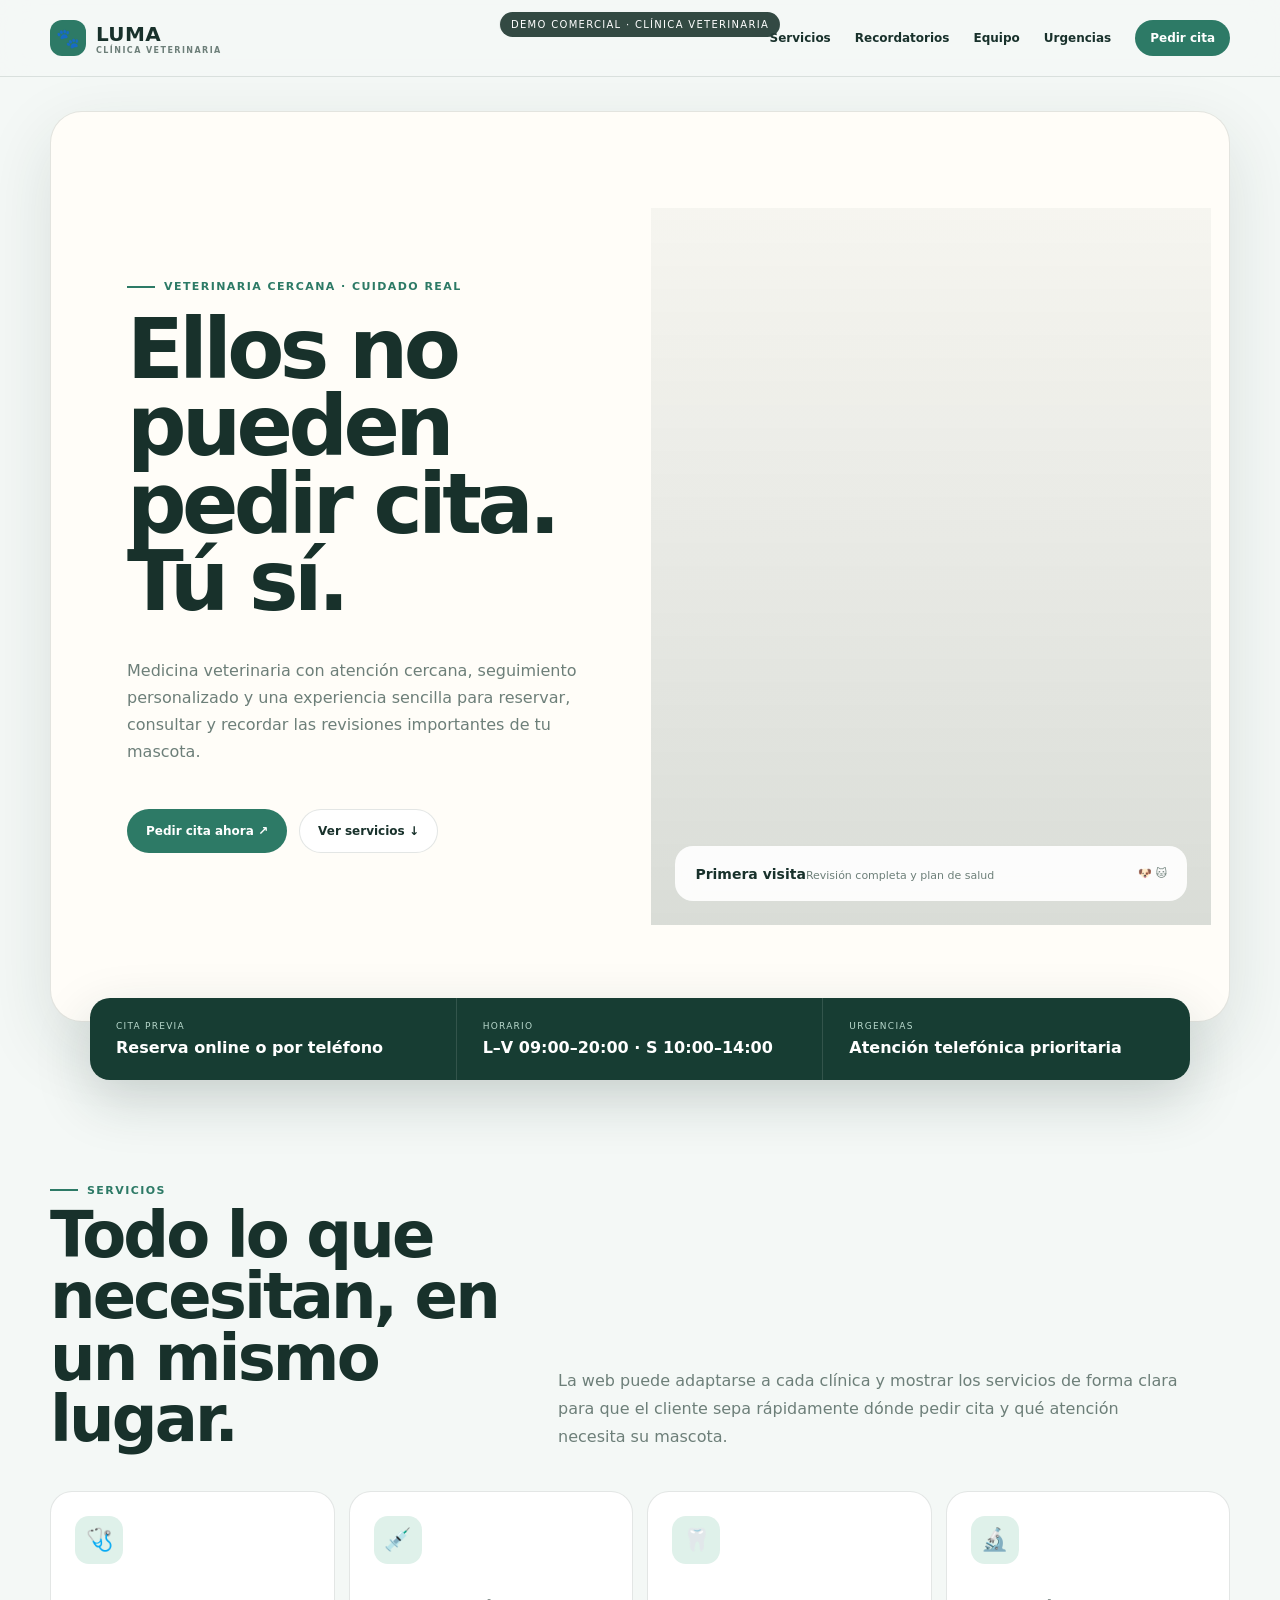
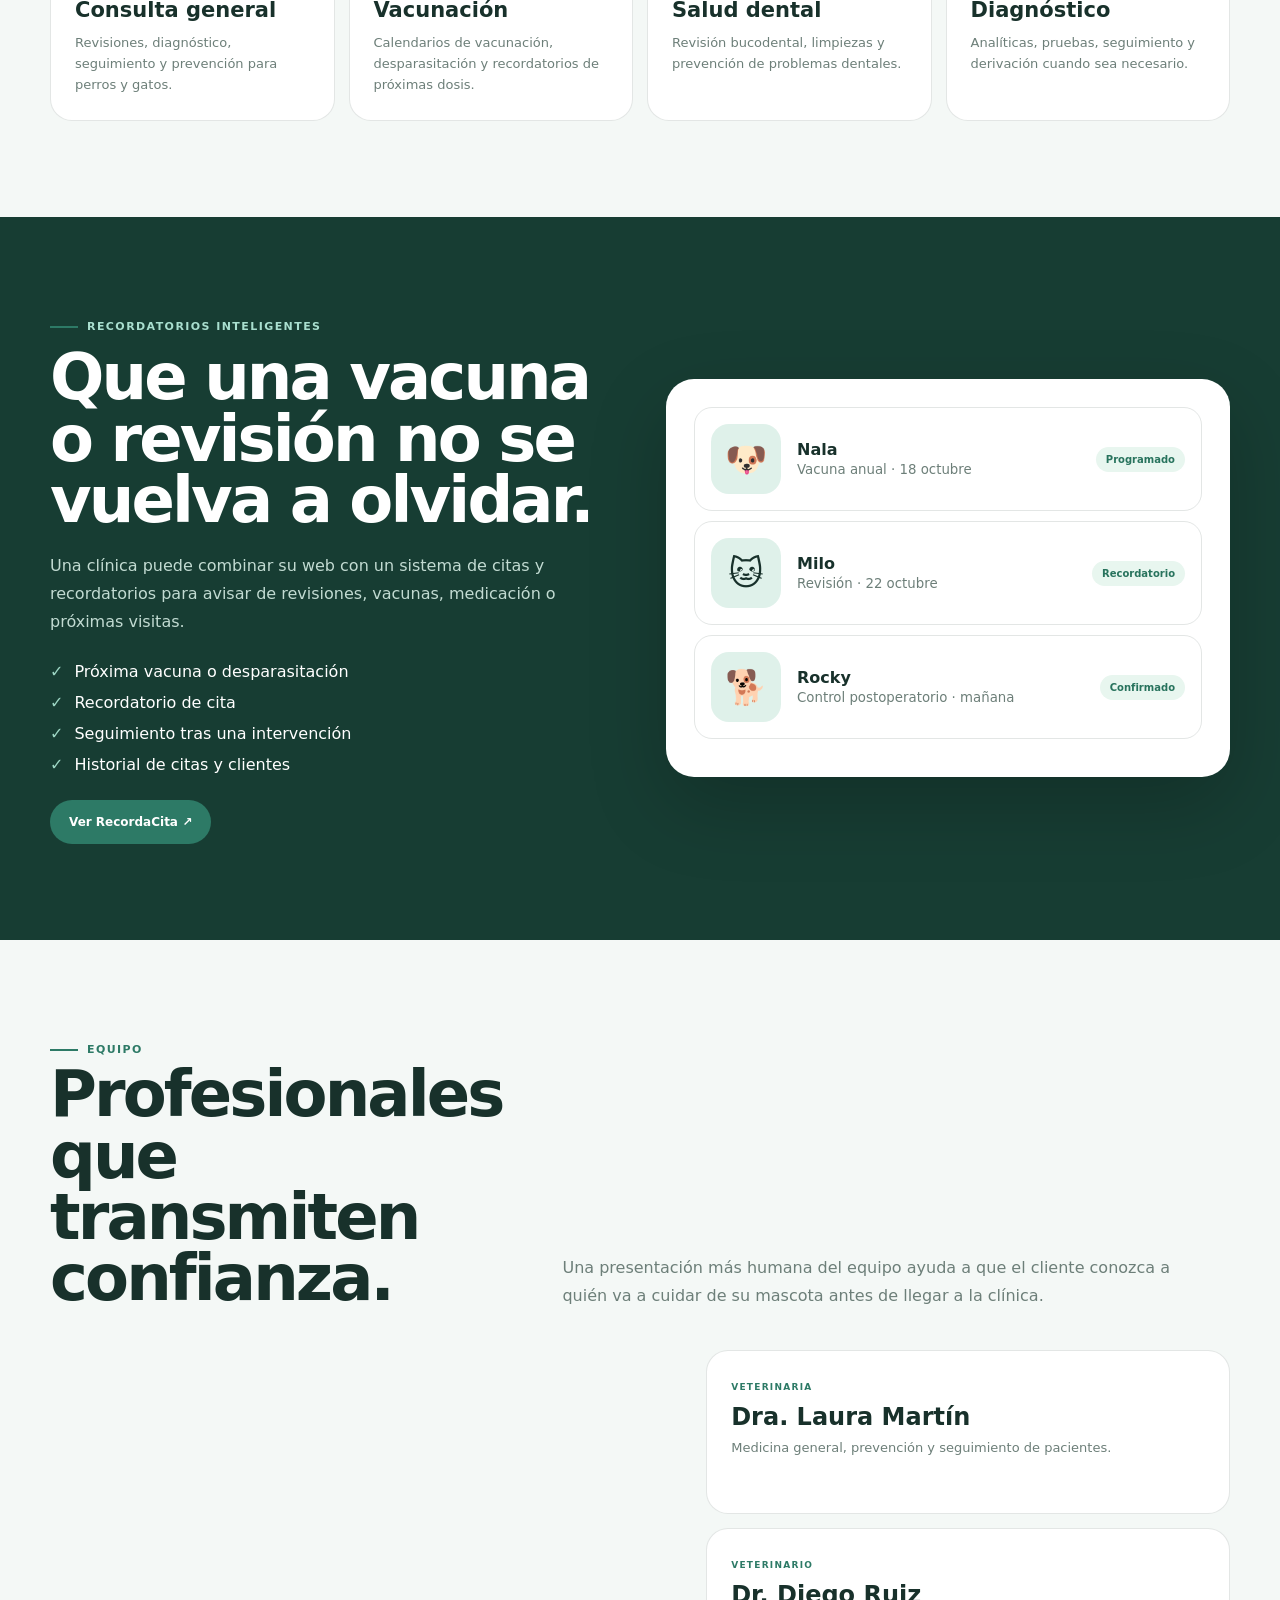
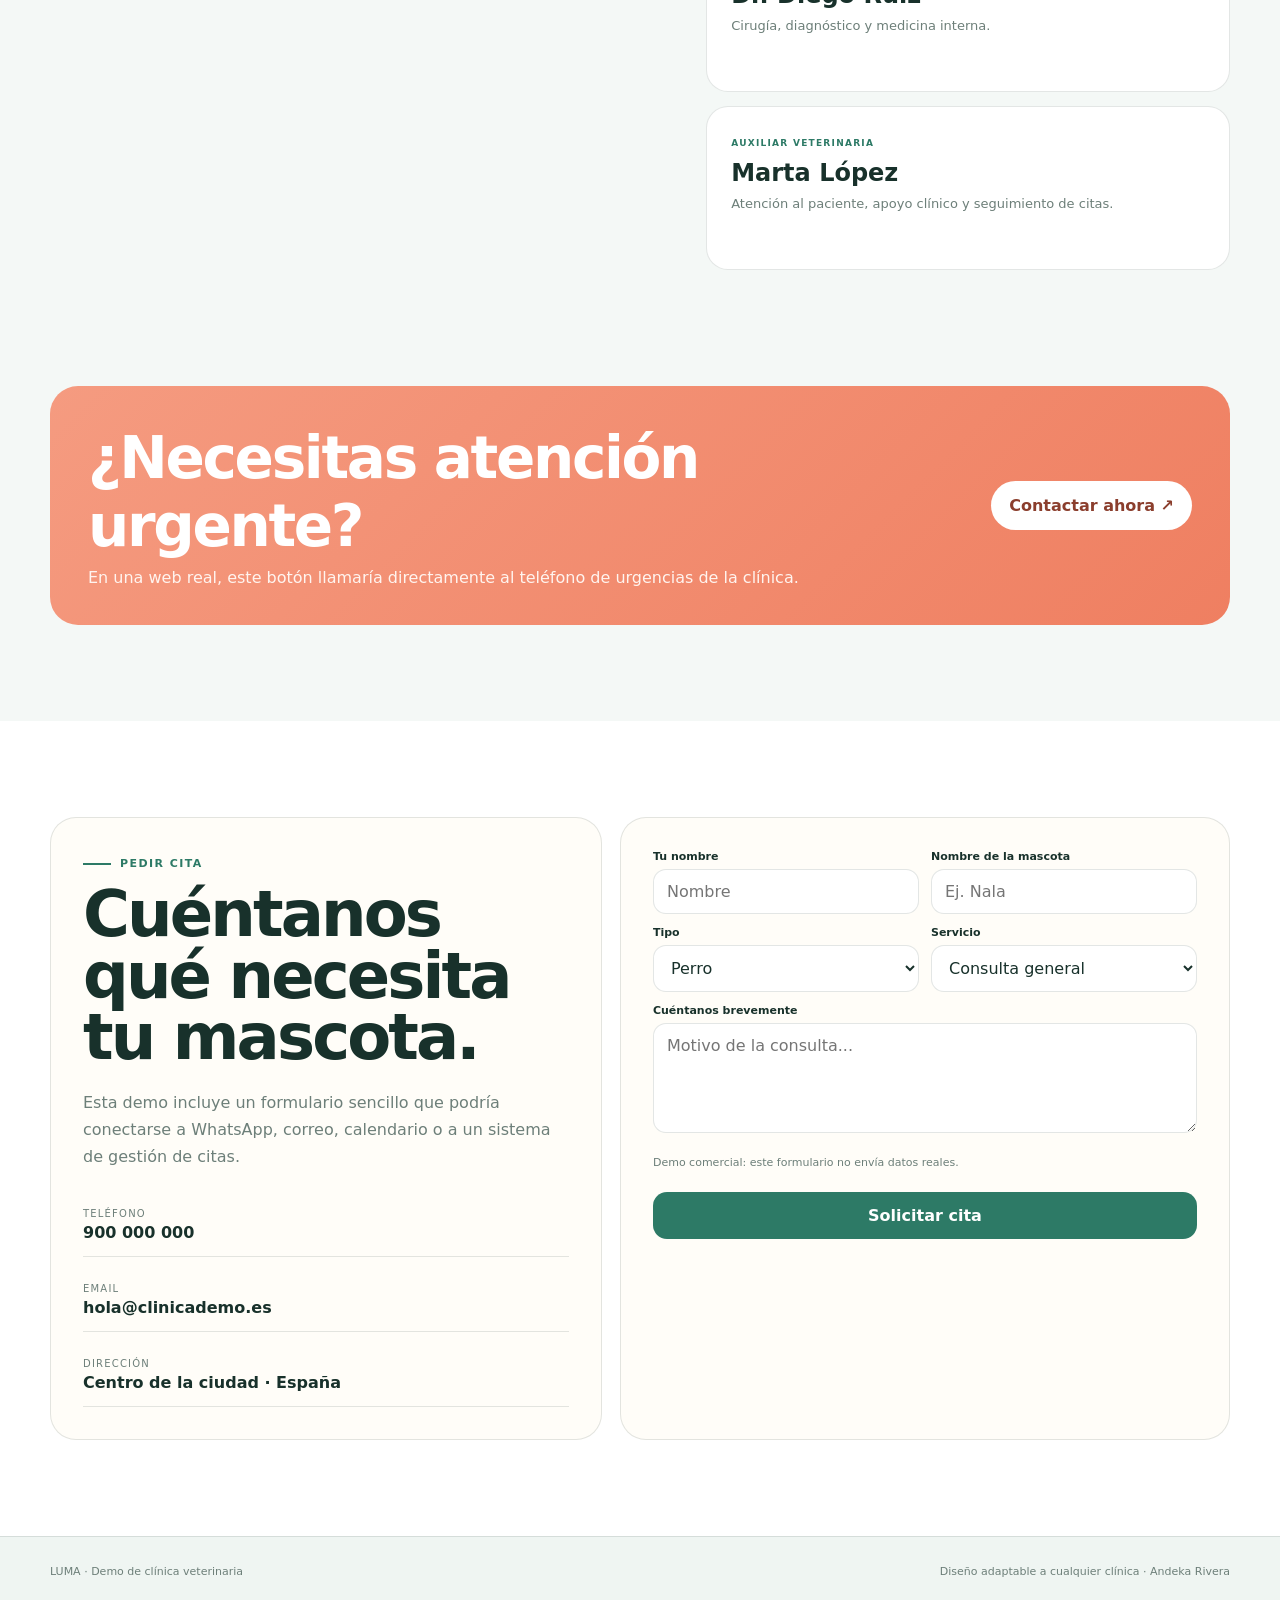
<file: veterinaria-demo/index.html>
<!DOCTYPE html>
<html lang="es">
<head>
<meta charset="UTF-8">
<meta name="viewport" content="width=device-width, initial-scale=1.0">
<meta name="description" content="Demo de clínica veterinaria moderna con servicios, cita previa, urgencias, equipo y recordatorios.">
<title>LUMA · Clínica Veterinaria</title>
<style>
:root{
  --bg:#f4f8f6;
  --ink:#18312b;
  --muted:#6d7f79;
  --green:#2d7a66;
  --green2:#3f9b80;
  --mint:#dff1ea;
  --cream:#fffdf8;
  --coral:#f59b80;
  --line:rgba(24,49,43,.12);
  --shadow:0 24px 70px rgba(24,49,43,.12);
}
*{box-sizing:border-box}
html{scroll-behavior:smooth}
body{margin:0;font-family:Inter,system-ui,-apple-system,BlinkMacSystemFont,"Segoe UI",sans-serif;background:var(--bg);color:var(--ink)}
a{text-decoration:none;color:inherit}
button,input,select,textarea{font:inherit}
img{width:100%;height:100%;object-fit:cover;display:block}
.demo-badge{position:fixed;top:12px;left:50%;transform:translateX(-50%);z-index:100;padding:7px 11px;border-radius:999px;background:rgba(24,49,43,.88);color:#fff;font-size:10px;letter-spacing:.13em;text-transform:uppercase;backdrop-filter:blur(10px)}
.header{position:sticky;top:0;z-index:50;background:rgba(244,248,246,.88);backdrop-filter:blur(16px);border-bottom:1px solid var(--line)}
.nav{width:min(1180px,calc(100% - 36px));height:76px;margin:auto;display:flex;align-items:center;justify-content:space-between;gap:28px}
.brand{display:flex;align-items:center;gap:10px;font-weight:900;letter-spacing:.02em}
.brand-mark{width:36px;height:36px;border-radius:12px;background:var(--green);color:#fff;display:grid;place-items:center;font-size:19px}
.brand-text{font-size:20px}
.brand-text small{display:block;font-size:8px;letter-spacing:.18em;color:var(--muted);font-weight:800}
.nav-links{display:flex;gap:24px;align-items:center;font-size:12px;font-weight:700}
.nav-links a:hover{color:var(--green)}
.nav-cta{padding:11px 15px;border-radius:999px;background:var(--green);color:#fff}
.mobile-actions{display:none;align-items:center;gap:8px}
.mobile-reserve{padding:9px 12px;border-radius:999px;background:var(--green);color:#fff;font-size:11px;font-weight:800}
.mobile-toggle{border:1px solid var(--line);background:#fff;color:var(--ink);width:38px;height:38px;border-radius:12px;font-size:19px}
.mobile-menu{display:none;position:absolute;top:76px;left:18px;right:18px;padding:12px;background:#fff;border:1px solid var(--line);border-radius:18px;box-shadow:var(--shadow)}
.mobile-menu.open{display:grid}
.mobile-menu a{padding:13px 12px;border-bottom:1px solid var(--line);font-size:13px;font-weight:800}
.mobile-menu a:last-child{border-bottom:0}

.hero{width:min(1180px,calc(100% - 36px));margin:34px auto 0;display:grid;grid-template-columns:1.02fr .98fr;min-height:620px;background:var(--cream);border:1px solid var(--line);border-radius:32px;overflow:hidden;box-shadow:var(--shadow)}
.hero-copy{padding:72px 58px;display:flex;flex-direction:column;justify-content:center}
.kicker{display:inline-flex;align-items:center;gap:9px;width:max-content;color:var(--green);font-size:11px;font-weight:900;letter-spacing:.13em;text-transform:uppercase}
.kicker:before{content:"";width:28px;height:2px;background:var(--green)}
h1{margin:18px 0 20px;font-size:clamp(54px,6.5vw,88px);line-height:.93;letter-spacing:-.055em}
.hero-copy p{max-width:600px;color:var(--muted);font-size:16px;line-height:1.7}
.hero-actions{display:flex;gap:12px;flex-wrap:wrap;margin-top:28px}
.btn{display:inline-flex;align-items:center;justify-content:center;gap:8px;padding:14px 18px;border-radius:999px;font-size:12px;font-weight:900;border:1px solid transparent}
.btn-primary{background:var(--green);color:#fff}
.btn-secondary{background:#fff;border-color:var(--line)}
.hero-visual{position:relative;min-height:620px;background:
 linear-gradient(180deg,rgba(19,52,42,.04),rgba(19,52,42,.16)),
 url("https://images.unsplash.com/photo-1552053831-71594a27632d?auto=format&fit=crop&w=1400&q=85") center/cover no-repeat}
.hero-chip{position:absolute;left:24px;right:24px;bottom:24px;background:rgba(255,255,255,.9);backdrop-filter:blur(10px);border-radius:18px;padding:18px 20px;display:flex;justify-content:space-between;gap:18px;align-items:center}
.hero-chip strong{font-size:14px}
.hero-chip span{font-size:11px;color:var(--muted)}

.quick{width:min(1100px,calc(100% - 54px));margin:-24px auto 0;position:relative;z-index:3;display:grid;grid-template-columns:repeat(3,1fr);background:#173d33;color:#fff;border-radius:20px;overflow:hidden;box-shadow:0 20px 55px rgba(24,49,43,.18)}
.quick div{padding:23px 26px;border-right:1px solid rgba(255,255,255,.12)}
.quick div:last-child{border-right:0}
.quick small{display:block;font-size:9px;text-transform:uppercase;letter-spacing:.14em;color:#b8d8cc}
.quick strong{display:block;margin-top:7px;font-size:16px}

section{padding:96px 18px}
.wrap{width:min(1180px,100%);margin:auto}
.section-head{display:grid;grid-template-columns:.8fr 1.2fr;gap:60px;align-items:end;margin-bottom:40px}
.section-head h2{margin:8px 0 0;font-size:clamp(42px,5vw,68px);line-height:.96;letter-spacing:-.045em}
.section-head p{margin:0;color:var(--muted);line-height:1.75;max-width:620px}

.services-grid{display:grid;grid-template-columns:repeat(4,1fr);gap:14px}
.service{background:#fff;border:1px solid var(--line);border-radius:22px;padding:24px;min-height:230px;display:flex;flex-direction:column;transition:.2s ease}
.service:hover{transform:translateY(-4px);box-shadow:var(--shadow)}
.service-icon{width:48px;height:48px;border-radius:14px;background:var(--mint);display:grid;place-items:center;font-size:22px}
.service h3{margin:34px 0 10px;font-size:21px}
.service p{margin:0;color:var(--muted);font-size:13px;line-height:1.65}

.reminders{background:#173d33;color:#fff}
.reminders .wrap{display:grid;grid-template-columns:1fr 1fr;gap:52px;align-items:center}
.reminders-card{background:#fff;color:var(--ink);border-radius:28px;padding:28px;box-shadow:0 28px 80px rgba(0,0,0,.2)}
.pet-card{display:grid;grid-template-columns:70px 1fr auto;gap:16px;align-items:center;padding:16px;border:1px solid var(--line);border-radius:18px;margin-bottom:10px}
.pet-avatar{width:70px;height:70px;border-radius:18px;background:var(--mint);display:grid;place-items:center;font-size:34px}
.pet-card b{display:block}
.pet-card small{color:var(--muted)}
.status{padding:7px 10px;border-radius:999px;background:#e8f6ef;color:#28735d;font-size:10px;font-weight:900}
.reminders h2{font-size:clamp(44px,5vw,70px);line-height:.96;letter-spacing:-.045em;margin:14px 0 20px}
.reminders p{color:#c2dbd2;line-height:1.75}
.reminders-list{display:grid;gap:12px;margin:26px 0}
.reminders-list div{display:flex;gap:11px;align-items:flex-start}
.reminders-list b{color:#9ed7c5}

.team-grid{display:grid;grid-template-columns:1.1fr .9fr;gap:16px}
.team-photo{min-height:520px;border-radius:28px;overflow:hidden;background:url("https://images.unsplash.com/photo-1628009368231-7bb7cfcb0def?auto=format&fit=crop&w=1400&q=85") center/cover no-repeat}
.team-info{display:grid;gap:14px}
.team-card{background:#fff;border:1px solid var(--line);border-radius:22px;padding:24px}
.team-card span{font-size:9px;text-transform:uppercase;letter-spacing:.14em;color:var(--green);font-weight:900}
.team-card h3{margin:9px 0 7px;font-size:24px}
.team-card p{margin:0;color:var(--muted);line-height:1.6;font-size:13px}

.urgencies{padding-top:20px}
.urgent-box{width:min(1180px,calc(100% - 36px));margin:auto;background:linear-gradient(135deg,#f59b80,#ef7f61);color:#fff;border-radius:28px;padding:38px;display:flex;justify-content:space-between;gap:40px;align-items:center}
.urgent-box h2{margin:0;font-size:clamp(36px,5vw,58px);letter-spacing:-.04em}
.urgent-box p{margin:8px 0 0;color:#fff4ef}
.urgent-number{flex:0 0 auto;padding:15px 18px;border-radius:999px;background:#fff;color:#8b3e2d;font-weight:900}

.appointment{background:#fff}
.appointment-grid{display:grid;grid-template-columns:.95fr 1.05fr;gap:18px}
.contact-card,.form-card{border:1px solid var(--line);border-radius:26px;padding:32px;background:var(--cream)}
.contact-card h2{font-size:clamp(42px,5vw,64px);line-height:.96;letter-spacing:-.045em;margin:14px 0 20px}
.contact-card p{color:var(--muted);line-height:1.7}
.contact-list{display:grid;gap:12px;margin-top:24px}
.contact-list div{padding:14px 0;border-bottom:1px solid var(--line)}
.contact-list small{display:block;color:var(--muted);font-size:10px;text-transform:uppercase;letter-spacing:.12em}
.contact-list b{display:block;margin-top:4px}
.form{display:grid;grid-template-columns:1fr 1fr;gap:12px}
.field{display:grid;gap:6px}
.field.full{grid-column:1/-1}
.field label{font-size:11px;font-weight:900}
.field input,.field select,.field textarea{width:100%;border:1px solid var(--line);background:#fff;border-radius:13px;padding:12px 13px;outline:none;color:var(--ink)}
.field textarea{min-height:110px;resize:vertical}
.form-note{grid-column:1/-1;color:var(--muted);font-size:11px}
.submit{grid-column:1/-1;border:0;background:var(--green);color:#fff;border-radius:14px;padding:14px;font-weight:900;cursor:pointer}

footer{padding:28px 18px;border-top:1px solid var(--line);background:#eff5f2}
.footer-in{width:min(1180px,100%);margin:auto;display:flex;justify-content:space-between;gap:20px;font-size:11px;color:var(--muted)}

.toast{position:fixed;left:50%;bottom:24px;transform:translate(-50%,18px);opacity:0;pointer-events:none;background:#173d33;color:#fff;padding:12px 16px;border-radius:12px;font-size:12px;font-weight:800;transition:.2s;z-index:100}
.toast.show{opacity:1;transform:translate(-50%,0)}

@media(max-width:900px){
 .nav-links{display:none}
 .mobile-actions{display:flex}
 .hero{grid-template-columns:1fr;min-height:auto}
 .hero-copy{padding:58px 34px}
 .hero-visual{min-height:420px}
 .quick{grid-template-columns:1fr;margin-top:16px}
 .quick div{border-right:0;border-bottom:1px solid rgba(255,255,255,.12)}
 .quick div:last-child{border-bottom:0}
 .section-head,.reminders .wrap,.team-grid,.appointment-grid{grid-template-columns:1fr}
 .services-grid{grid-template-columns:1fr 1fr}
 .team-photo{min-height:420px}
 .urgent-box{flex-direction:column;align-items:flex-start}
}
@media(max-width:620px){
 .demo-badge{font-size:8px}
 .nav{height:70px}
 .brand-text{font-size:17px}
 .brand-text small{display:none}
 .hero{margin-top:20px;border-radius:24px}
 .hero-copy{padding:48px 24px}
 h1{font-size:54px}
 .hero-actions .btn{width:100%}
 .hero-visual{min-height:350px}
 section{padding:72px 18px}
 .services-grid{grid-template-columns:1fr}
 .service{min-height:190px}
 .section-head{gap:18px}
 .team-photo{min-height:330px}
 .form{grid-template-columns:1fr}
 .field.full,.form-note,.submit{grid-column:auto}
 .footer-in{flex-direction:column}
}
</style>
</head>
<body>
<div class="demo-badge">Demo comercial · Clínica veterinaria</div>

<header class="header">
  <nav class="nav">
    <a class="brand" href="#inicio">
      <span class="brand-mark">🐾</span>
      <span class="brand-text">LUMA<small>CLÍNICA VETERINARIA</small></span>
    </a>
    <div class="nav-links">
      <a href="#servicios">Servicios</a>
      <a href="#recordatorios">Recordatorios</a>
      <a href="#equipo">Equipo</a>
      <a href="#urgencias">Urgencias</a>
      <a class="nav-cta" href="#cita">Pedir cita</a>
    </div>
    <div class="mobile-actions">
      <a class="mobile-reserve" href="#cita">Pedir cita</a>
      <button class="mobile-toggle" id="mobileMenuBtn" aria-label="Abrir menú">☰</button>
    </div>
    <div class="mobile-menu" id="mobileMenu">
      <a href="#servicios">Servicios</a>
      <a href="#recordatorios">Recordatorios</a>
      <a href="#equipo">Equipo</a>
      <a href="#urgencias">Urgencias</a>
      <a href="#cita">Pedir cita</a>
    </div>
  </nav>
</header>

<main>
<section class="hero" id="inicio">
  <div class="hero-copy">
    <span class="kicker">Veterinaria cercana · cuidado real</span>
    <h1>Ellos no pueden pedir cita. Tú sí.</h1>
    <p>
      Medicina veterinaria con atención cercana, seguimiento personalizado y una experiencia sencilla
      para reservar, consultar y recordar las revisiones importantes de tu mascota.
    </p>
    <div class="hero-actions">
      <a class="btn btn-primary" href="#cita">Pedir cita ahora ↗</a>
      <a class="btn btn-secondary" href="#servicios">Ver servicios ↓</a>
    </div>
  </div>
  <div class="hero-visual">
    <div class="hero-chip">
      <div><strong>Primera visita</strong><span>Revisión completa y plan de salud</span></div>
      <span>🐶 🐱</span>
    </div>
  </div>
</section>

<div class="quick">
  <div><small>Cita previa</small><strong>Reserva online o por teléfono</strong></div>
  <div><small>Horario</small><strong>L–V 09:00–20:00 · S 10:00–14:00</strong></div>
  <div><small>Urgencias</small><strong>Atención telefónica prioritaria</strong></div>
</div>

<section id="servicios">
  <div class="wrap">
    <div class="section-head">
      <div>
        <span class="kicker">Servicios</span>
        <h2>Todo lo que necesitan, en un mismo lugar.</h2>
      </div>
      <p>
        La web puede adaptarse a cada clínica y mostrar los servicios de forma clara para que el cliente
        sepa rápidamente dónde pedir cita y qué atención necesita su mascota.
      </p>
    </div>
    <div class="services-grid">
      <article class="service"><span class="service-icon">🩺</span><h3>Consulta general</h3><p>Revisiones, diagnóstico, seguimiento y prevención para perros y gatos.</p></article>
      <article class="service"><span class="service-icon">💉</span><h3>Vacunación</h3><p>Calendarios de vacunación, desparasitación y recordatorios de próximas dosis.</p></article>
      <article class="service"><span class="service-icon">🦷</span><h3>Salud dental</h3><p>Revisión bucodental, limpiezas y prevención de problemas dentales.</p></article>
      <article class="service"><span class="service-icon">🔬</span><h3>Diagnóstico</h3><p>Analíticas, pruebas, seguimiento y derivación cuando sea necesario.</p></article>
    </div>
  </div>
</section>

<section class="reminders" id="recordatorios">
  <div class="wrap">
    <div>
      <span class="kicker" style="color:#a9dfcf">Recordatorios inteligentes</span>
      <h2>Que una vacuna o revisión no se vuelva a olvidar.</h2>
      <p>
        Una clínica puede combinar su web con un sistema de citas y recordatorios para avisar de revisiones,
        vacunas, medicación o próximas visitas.
      </p>
      <div class="reminders-list">
        <div><b>✓</b><span>Próxima vacuna o desparasitación</span></div>
        <div><b>✓</b><span>Recordatorio de cita</span></div>
        <div><b>✓</b><span>Seguimiento tras una intervención</span></div>
        <div><b>✓</b><span>Historial de citas y clientes</span></div>
      </div>
      <a class="btn btn-primary" href="https://andekarivera20-cpu.github.io/Recordar-cita/" target="_blank" rel="noopener">Ver RecordaCita ↗</a>
    </div>
    <div class="reminders-card">
      <div class="pet-card"><span class="pet-avatar">🐶</span><div><b>Nala</b><small>Vacuna anual · 18 octubre</small></div><span class="status">Programado</span></div>
      <div class="pet-card"><span class="pet-avatar">🐱</span><div><b>Milo</b><small>Revisión · 22 octubre</small></div><span class="status">Recordatorio</span></div>
      <div class="pet-card"><span class="pet-avatar">🐕</span><div><b>Rocky</b><small>Control postoperatorio · mañana</small></div><span class="status">Confirmado</span></div>
    </div>
  </div>
</section>

<section id="equipo">
  <div class="wrap">
    <div class="section-head">
      <div><span class="kicker">Equipo</span><h2>Profesionales que transmiten confianza.</h2></div>
      <p>Una presentación más humana del equipo ayuda a que el cliente conozca a quién va a cuidar de su mascota antes de llegar a la clínica.</p>
    </div>
    <div class="team-grid">
      <div class="team-photo"></div>
      <div class="team-info">
        <article class="team-card"><span>Veterinaria</span><h3>Dra. Laura Martín</h3><p>Medicina general, prevención y seguimiento de pacientes.</p></article>
        <article class="team-card"><span>Veterinario</span><h3>Dr. Diego Ruiz</h3><p>Cirugía, diagnóstico y medicina interna.</p></article>
        <article class="team-card"><span>Auxiliar veterinaria</span><h3>Marta López</h3><p>Atención al paciente, apoyo clínico y seguimiento de citas.</p></article>
      </div>
    </div>
  </div>
</section>

<section class="urgencies" id="urgencias">
  <div class="urgent-box">
    <div>
      <h2>¿Necesitas atención urgente?</h2>
      <p>En una web real, este botón llamaría directamente al teléfono de urgencias de la clínica.</p>
    </div>
    <a class="urgent-number" href="#cita">Contactar ahora ↗</a>
  </div>
</section>

<section class="appointment" id="cita">
  <div class="wrap appointment-grid">
    <div class="contact-card">
      <span class="kicker">Pedir cita</span>
      <h2>Cuéntanos qué necesita tu mascota.</h2>
      <p>
        Esta demo incluye un formulario sencillo que podría conectarse a WhatsApp, correo,
        calendario o a un sistema de gestión de citas.
      </p>
      <div class="contact-list">
        <div><small>Teléfono</small><b>900 000 000</b></div>
        <div><small>Email</small><b>hola@clinicademo.es</b></div>
        <div><small>Dirección</small><b>Centro de la ciudad · España</b></div>
      </div>
    </div>

    <div class="form-card">
      <form class="form" id="demoForm">
        <div class="field"><label>Tu nombre</label><input required placeholder="Nombre"></div>
        <div class="field"><label>Nombre de la mascota</label><input required placeholder="Ej. Nala"></div>
        <div class="field"><label>Tipo</label><select><option>Perro</option><option>Gato</option><option>Otro</option></select></div>
        <div class="field"><label>Servicio</label><select><option>Consulta general</option><option>Vacunación</option><option>Revisión</option><option>Urgencia</option></select></div>
        <div class="field full"><label>Cuéntanos brevemente</label><textarea placeholder="Motivo de la consulta..."></textarea></div>
        <p class="form-note">Demo comercial: este formulario no envía datos reales.</p>
        <button class="submit" type="submit">Solicitar cita</button>
      </form>
    </div>
  </div>
</section>
</main>

<footer>
  <div class="footer-in">
    <span>LUMA · Demo de clínica veterinaria</span>
    <span>Diseño adaptable a cualquier clínica · Andeka Rivera</span>
  </div>
</footer>

<div class="toast" id="toast">Demo: la solicitud no se ha enviado.</div>

<script>
const btn=document.getElementById('mobileMenuBtn');
const menu=document.getElementById('mobileMenu');
btn?.addEventListener('click',()=>{
  const open=menu.classList.toggle('open');
  btn.textContent=open?'×':'☰';
});
menu?.querySelectorAll('a').forEach(a=>a.addEventListener('click',()=>{menu.classList.remove('open');btn.textContent='☰'}));

document.getElementById('demoForm')?.addEventListener('submit',e=>{
  e.preventDefault();
  const toast=document.getElementById('toast');
  toast.classList.add('show');
  setTimeout(()=>toast.classList.remove('show'),2200);
});
</script>
</body>
</html>
</file>
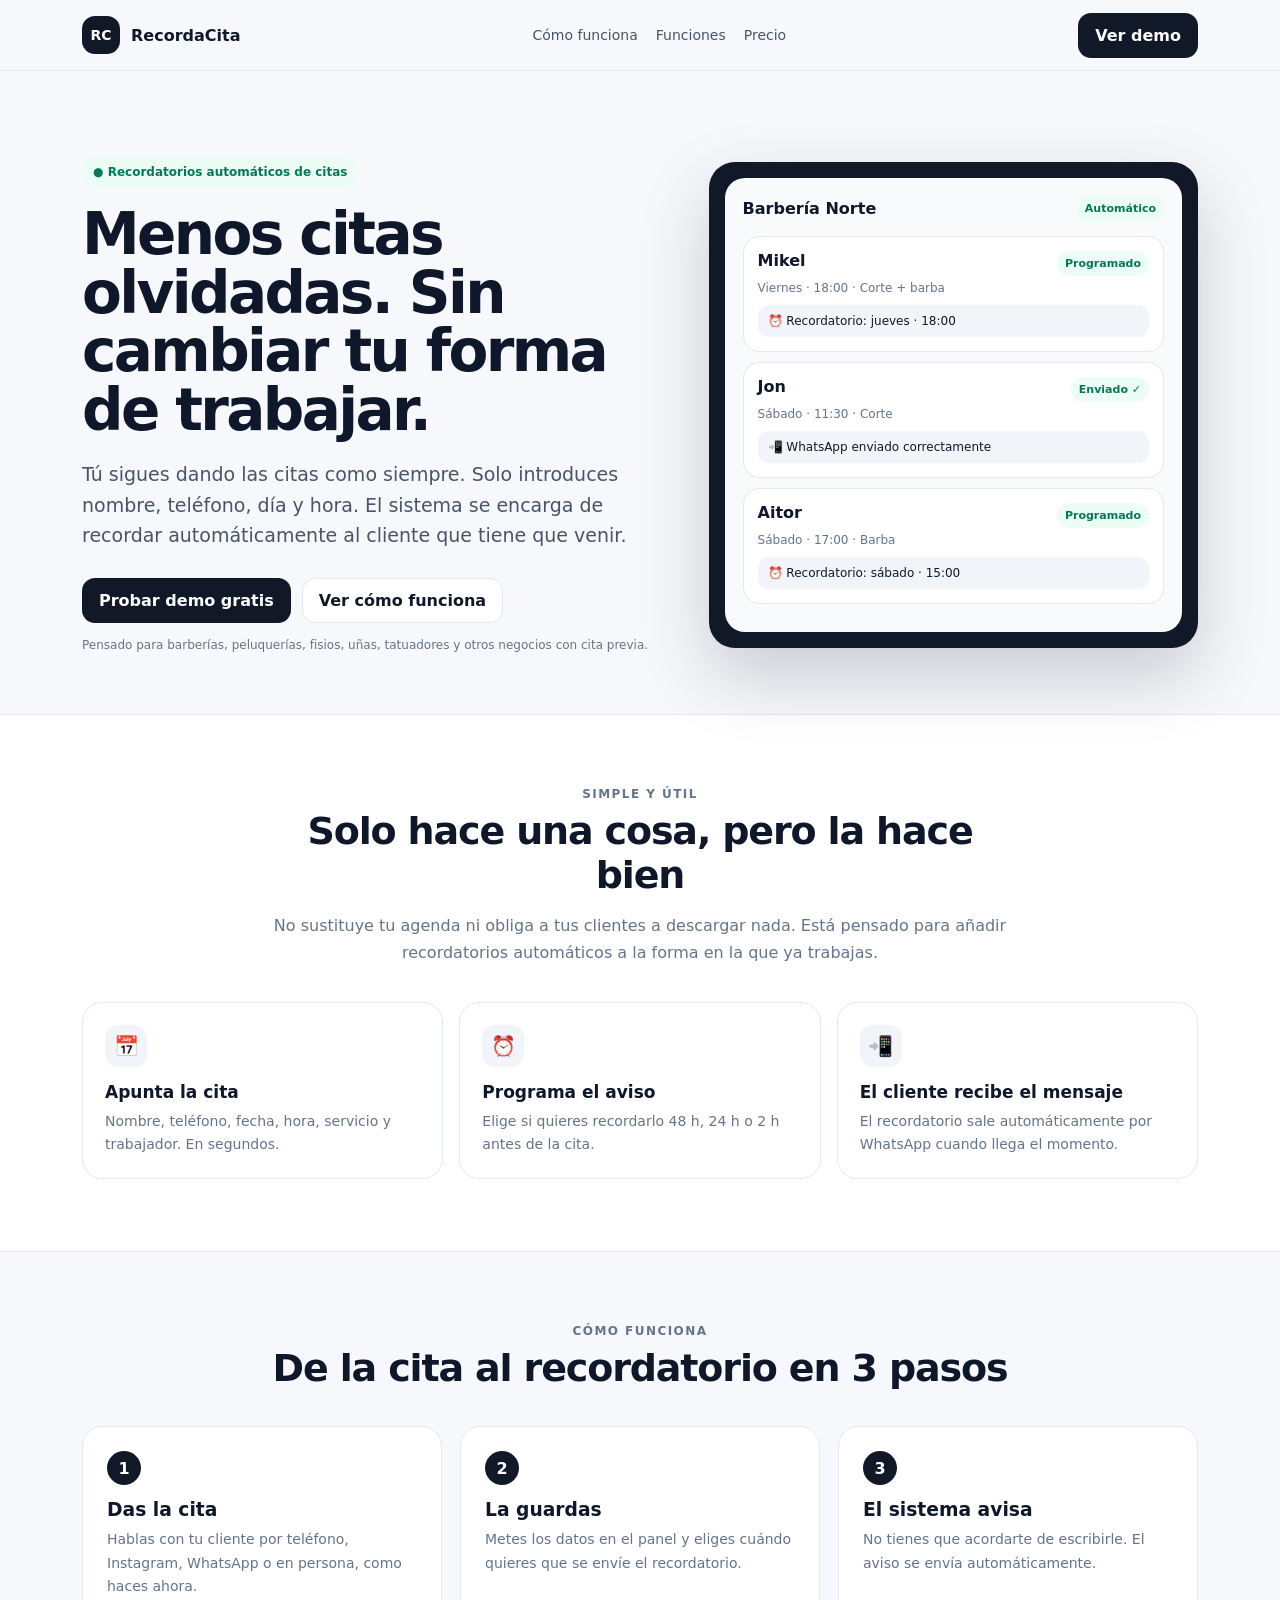
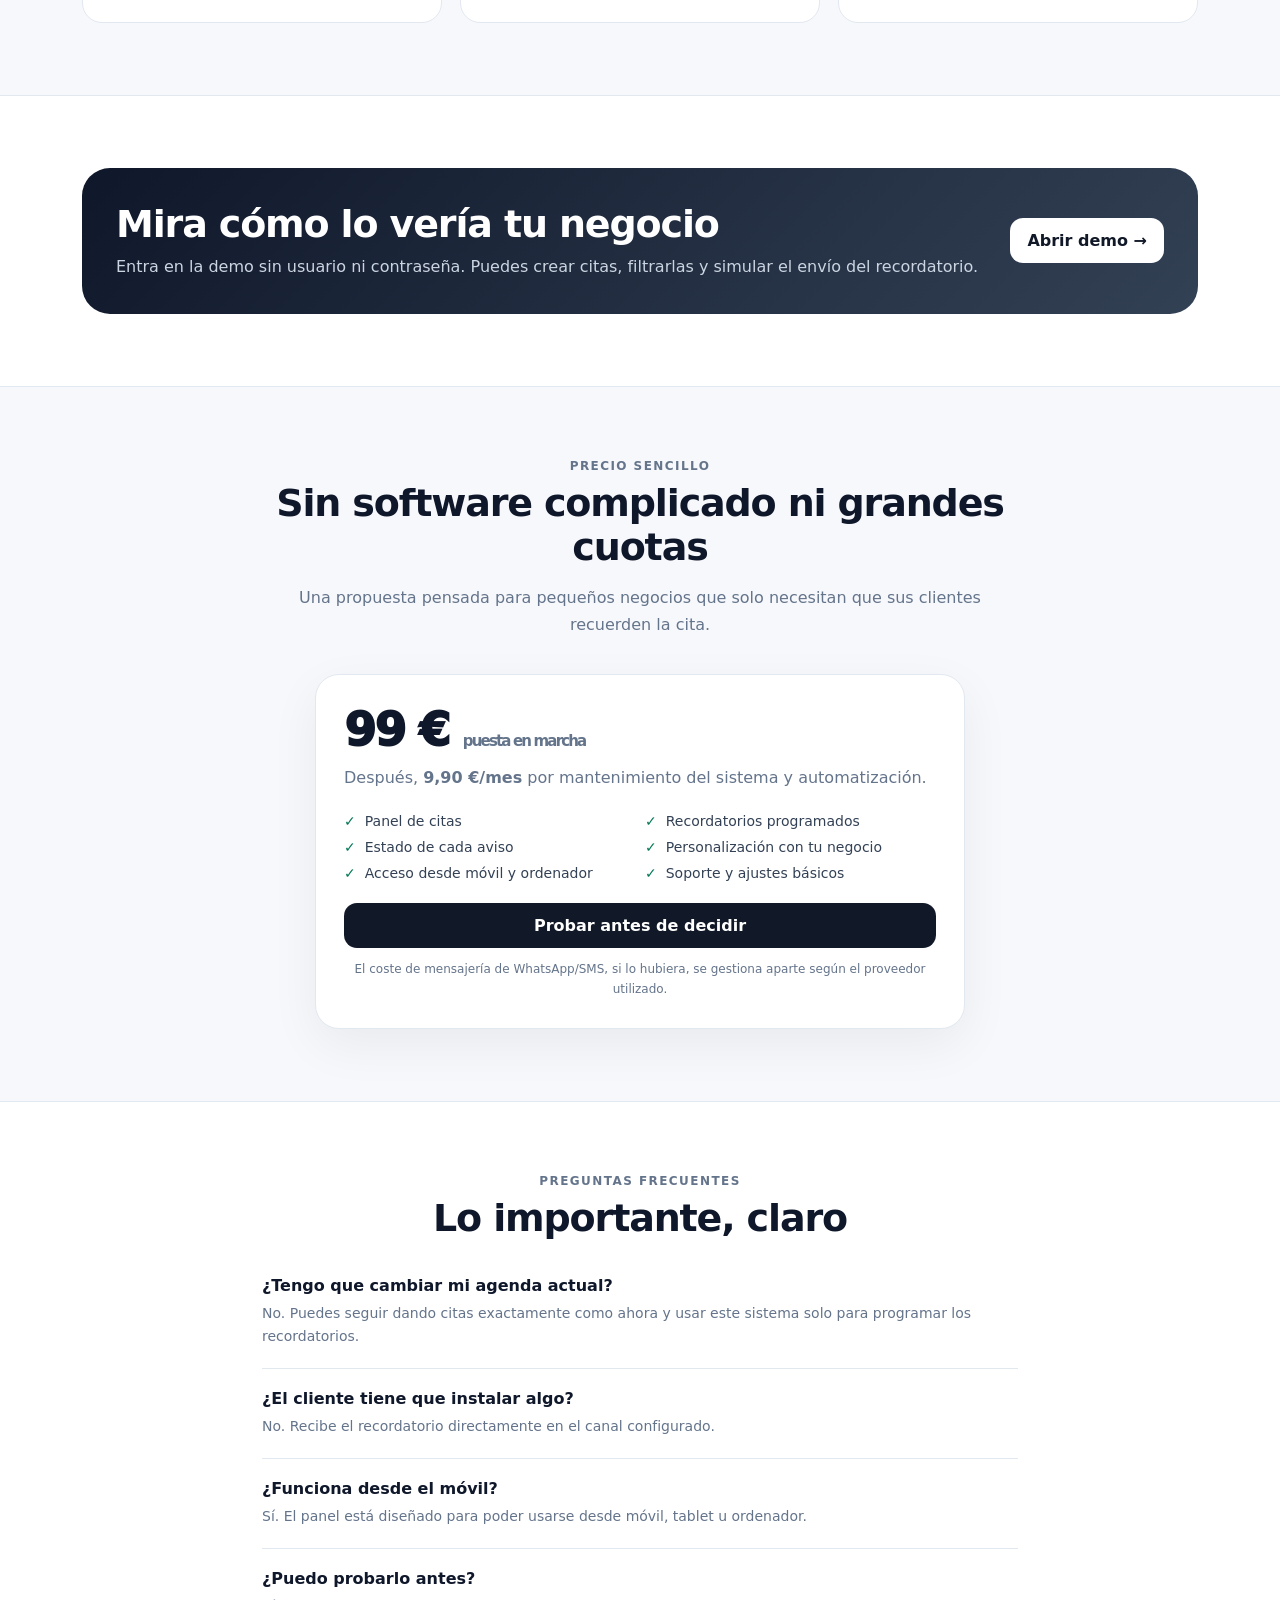
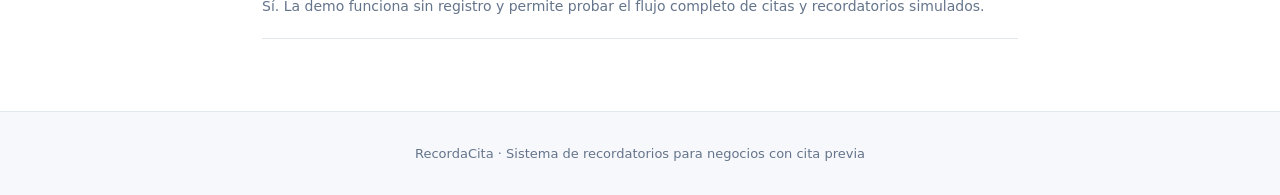
<file: recordatorios-citas-venta.html>
<!doctype html>
<html lang="es">
<head>
<meta charset="utf-8">
<meta name="viewport" content="width=device-width,initial-scale=1">
<title>Recordatorios automáticos de citas</title>
<meta name="description" content="Reduce citas olvidadas con recordatorios automáticos por WhatsApp. Tú apuntas la cita como siempre; el sistema avisa al cliente.">
<meta name="theme-color" content="#0f172a">
<style>
:root{
  --bg:#f7f8fb;--ink:#0f172a;--muted:#64748b;--line:#e2e8f0;--card:#fff;
  --accent:#111827;--soft:#f1f5f9;--ok:#047857;--okbg:#ecfdf5;
}
*{box-sizing:border-box}
html{scroll-behavior:smooth}
body{margin:0;font-family:Inter,system-ui,-apple-system,BlinkMacSystemFont,"Segoe UI",sans-serif;color:var(--ink);background:var(--bg)}
a{text-decoration:none;color:inherit}
.wrap{max-width:1160px;margin:auto;padding:0 22px}
nav{position:sticky;top:0;z-index:10;background:rgba(247,248,251,.92);backdrop-filter:blur(12px);border-bottom:1px solid rgba(226,232,240,.8)}
.navin{height:70px;display:flex;align-items:center;justify-content:space-between;gap:18px}
.brand{display:flex;align-items:center;gap:11px;font-weight:900}
.logo{width:38px;height:38px;border-radius:13px;background:#111827;color:white;display:grid;place-items:center;font-size:14px}
.navlinks{display:flex;gap:18px;color:#475569;font-size:14px}
.btn{display:inline-flex;align-items:center;justify-content:center;border-radius:13px;padding:12px 16px;font-weight:800;border:1px solid transparent;transition:.2s}
.btn.primary{background:#111827;color:#fff}
.btn.primary:hover{transform:translateY(-1px);box-shadow:0 10px 28px rgba(15,23,42,.16)}
.btn.secondary{background:#fff;border-color:var(--line)}
.hero{padding:86px 0 62px}
.heroGrid{display:grid;grid-template-columns:1.08fr .92fr;gap:52px;align-items:center}
.eyebrow{display:inline-flex;gap:8px;align-items:center;background:var(--okbg);color:var(--ok);border-radius:999px;padding:8px 11px;font-size:12px;font-weight:900;margin-bottom:18px}
h1{font-size:58px;line-height:1.01;letter-spacing:-.045em;margin:0 0 20px}
.hero p{font-size:19px;line-height:1.6;color:#475569;max-width:700px;margin:0 0 28px}
.heroActions{display:flex;gap:11px;flex-wrap:wrap}
.micro{margin-top:15px;color:#64748b;font-size:12px}
.mock{background:#111827;border-radius:26px;padding:16px;box-shadow:0 28px 70px rgba(15,23,42,.2)}
.phone{background:#f8fafc;border-radius:20px;padding:18px}
.mockTop{display:flex;justify-content:space-between;align-items:center;margin-bottom:15px}
.business{font-weight:900}.online{font-size:11px;font-weight:800;color:#047857;background:#ecfdf5;border-radius:999px;padding:6px 8px}
.appt{background:#fff;border:1px solid var(--line);border-radius:16px;padding:14px;margin-bottom:10px}
.apptHead{display:flex;justify-content:space-between;gap:12px}.who{font-weight:900}.tag{font-size:11px;font-weight:900;color:#047857;background:#ecfdf5;padding:6px 8px;border-radius:999px}
.meta{margin-top:5px;color:#64748b;font-size:12px}.rem{margin-top:10px;background:#f1f5f9;border-radius:11px;padding:9px 10px;font-size:12px}
.section{padding:72px 0}
.section.white{background:#fff;border-top:1px solid var(--line);border-bottom:1px solid var(--line)}
.center{text-align:center;max-width:760px;margin:0 auto 36px}
.kicker{font-size:12px;font-weight:900;text-transform:uppercase;letter-spacing:.12em;color:#64748b}
h2{font-size:38px;letter-spacing:-.03em;margin:8px 0 12px}
.center p,.section p{color:#64748b;line-height:1.65}
.cards{display:grid;grid-template-columns:repeat(3,1fr);gap:16px}
.card{background:#fff;border:1px solid var(--line);border-radius:20px;padding:22px}
.icon{width:42px;height:42px;border-radius:13px;background:#f1f5f9;display:grid;place-items:center;font-size:20px;margin-bottom:15px}
.card h3{margin:0 0 8px;font-size:17px}.card p{margin:0;font-size:14px}
.steps{display:grid;grid-template-columns:repeat(3,1fr);gap:18px}
.step{padding:24px;background:#fff;border:1px solid var(--line);border-radius:20px;position:relative}
.num{width:34px;height:34px;border-radius:50%;background:#111827;color:#fff;display:grid;place-items:center;font-weight:900;margin-bottom:14px}
.step h3{margin:0 0 8px}.step p{margin:0;font-size:14px}
.demoStrip{display:grid;grid-template-columns:1fr auto;gap:22px;align-items:center;background:linear-gradient(135deg,#0f172a,#334155);color:#fff;border-radius:28px;padding:34px}
.demoStrip h2{margin:0 0 8px}.demoStrip p{margin:0;color:#cbd5e1}.demoStrip .btn{background:#fff;color:#111827}
.pricing{max-width:650px;margin:auto;background:#fff;border:1px solid var(--line);border-radius:24px;padding:28px;box-shadow:0 16px 50px rgba(15,23,42,.06)}
.price{font-size:46px;font-weight:950;letter-spacing:-.04em}.price small{font-size:15px;color:#64748b;font-weight:700}
.features{display:grid;grid-template-columns:1fr 1fr;gap:10px;margin:22px 0}
.feature{display:flex;gap:9px;font-size:14px;color:#334155}.tick{color:#047857;font-weight:900}
.faq{max-width:800px;margin:auto}.faqItem{border-bottom:1px solid var(--line);padding:20px 0}.faqItem h3{font-size:16px;margin:0 0 7px}.faqItem p{margin:0;font-size:14px}
footer{padding:34px 0;color:#64748b;font-size:13px;text-align:center}
@media(max-width:900px){
  .heroGrid{grid-template-columns:1fr}.hero{padding-top:56px}h1{font-size:45px}.cards,.steps{grid-template-columns:1fr}.navlinks{display:none}.demoStrip{grid-template-columns:1fr}.features{grid-template-columns:1fr}
}
@media(max-width:540px){h1{font-size:38px}.hero p{font-size:16px}.wrap{padding:0 15px}.heroActions .btn{width:100%}.price{font-size:38px}}
</style>
</head>
<body>
<nav>
  <div class="wrap navin">
    <div class="brand"><div class="logo">RC</div><span>RecordaCita</span></div>
    <div class="navlinks">
      <a href="#como-funciona">Cómo funciona</a>
      <a href="#funciones">Funciones</a>
      <a href="#precio">Precio</a>
    </div>
    <a class="btn primary" href="recordatorios-citas.html">Ver demo</a>
  </div>
</nav>

<main>
  <section class="hero">
    <div class="wrap heroGrid">
      <div>
        <div class="eyebrow">● Recordatorios automáticos de citas</div>
        <h1>Menos citas olvidadas. Sin cambiar tu forma de trabajar.</h1>
        <p>Tú sigues dando las citas como siempre. Solo introduces nombre, teléfono, día y hora. El sistema se encarga de recordar automáticamente al cliente que tiene que venir.</p>
        <div class="heroActions">
          <a class="btn primary" href="recordatorios-citas.html">Probar demo gratis</a>
          <a class="btn secondary" href="#como-funciona">Ver cómo funciona</a>
        </div>
        <div class="micro">Pensado para barberías, peluquerías, fisios, uñas, tatuadores y otros negocios con cita previa.</div>
      </div>

      <div class="mock">
        <div class="phone">
          <div class="mockTop"><div class="business">Barbería Norte</div><div class="online">Automático</div></div>
          <div class="appt">
            <div class="apptHead"><div class="who">Mikel</div><div class="tag">Programado</div></div>
            <div class="meta">Viernes · 18:00 · Corte + barba</div>
            <div class="rem">⏰ Recordatorio: jueves · 18:00</div>
          </div>
          <div class="appt">
            <div class="apptHead"><div class="who">Jon</div><div class="tag">Enviado ✓</div></div>
            <div class="meta">Sábado · 11:30 · Corte</div>
            <div class="rem">📲 WhatsApp enviado correctamente</div>
          </div>
          <div class="appt">
            <div class="apptHead"><div class="who">Aitor</div><div class="tag">Programado</div></div>
            <div class="meta">Sábado · 17:00 · Barba</div>
            <div class="rem">⏰ Recordatorio: sábado · 15:00</div>
          </div>
        </div>
      </div>
    </div>
  </section>

  <section class="section white" id="funciones">
    <div class="wrap">
      <div class="center">
        <div class="kicker">Simple y útil</div>
        <h2>Solo hace una cosa, pero la hace bien</h2>
        <p>No sustituye tu agenda ni obliga a tus clientes a descargar nada. Está pensado para añadir recordatorios automáticos a la forma en la que ya trabajas.</p>
      </div>
      <div class="cards">
        <div class="card"><div class="icon">📅</div><h3>Apunta la cita</h3><p>Nombre, teléfono, fecha, hora, servicio y trabajador. En segundos.</p></div>
        <div class="card"><div class="icon">⏰</div><h3>Programa el aviso</h3><p>Elige si quieres recordarlo 48 h, 24 h o 2 h antes de la cita.</p></div>
        <div class="card"><div class="icon">📲</div><h3>El cliente recibe el mensaje</h3><p>El recordatorio sale automáticamente por WhatsApp cuando llega el momento.</p></div>
      </div>
    </div>
  </section>

  <section class="section" id="como-funciona">
    <div class="wrap">
      <div class="center">
        <div class="kicker">Cómo funciona</div>
        <h2>De la cita al recordatorio en 3 pasos</h2>
      </div>
      <div class="steps">
        <div class="step"><div class="num">1</div><h3>Das la cita</h3><p>Hablas con tu cliente por teléfono, Instagram, WhatsApp o en persona, como haces ahora.</p></div>
        <div class="step"><div class="num">2</div><h3>La guardas</h3><p>Metes los datos en el panel y eliges cuándo quieres que se envíe el recordatorio.</p></div>
        <div class="step"><div class="num">3</div><h3>El sistema avisa</h3><p>No tienes que acordarte de escribirle. El aviso se envía automáticamente.</p></div>
      </div>
    </div>
  </section>

  <section class="section white">
    <div class="wrap">
      <div class="demoStrip">
        <div>
          <h2>Mira cómo lo vería tu negocio</h2>
          <p>Entra en la demo sin usuario ni contraseña. Puedes crear citas, filtrarlas y simular el envío del recordatorio.</p>
        </div>
        <a class="btn" href="recordatorios-citas.html">Abrir demo →</a>
      </div>
    </div>
  </section>

  <section class="section" id="precio">
    <div class="wrap">
      <div class="center">
        <div class="kicker">Precio sencillo</div>
        <h2>Sin software complicado ni grandes cuotas</h2>
        <p>Una propuesta pensada para pequeños negocios que solo necesitan que sus clientes recuerden la cita.</p>
      </div>
      <div class="pricing">
        <div class="price">99 € <small>puesta en marcha</small></div>
        <p style="margin:8px 0 0">Después, <strong>9,90 €/mes</strong> por mantenimiento del sistema y automatización.</p>
        <div class="features">
          <div class="feature"><span class="tick">✓</span><span>Panel de citas</span></div>
          <div class="feature"><span class="tick">✓</span><span>Recordatorios programados</span></div>
          <div class="feature"><span class="tick">✓</span><span>Estado de cada aviso</span></div>
          <div class="feature"><span class="tick">✓</span><span>Personalización con tu negocio</span></div>
          <div class="feature"><span class="tick">✓</span><span>Acceso desde móvil y ordenador</span></div>
          <div class="feature"><span class="tick">✓</span><span>Soporte y ajustes básicos</span></div>
        </div>
        <a class="btn primary" style="width:100%" href="recordatorios-citas.html">Probar antes de decidir</a>
        <p style="font-size:12px;margin:12px 0 0;text-align:center">El coste de mensajería de WhatsApp/SMS, si lo hubiera, se gestiona aparte según el proveedor utilizado.</p>
      </div>
    </div>
  </section>

  <section class="section white">
    <div class="wrap faq">
      <div class="center" style="margin-bottom:16px">
        <div class="kicker">Preguntas frecuentes</div>
        <h2>Lo importante, claro</h2>
      </div>
      <div class="faqItem"><h3>¿Tengo que cambiar mi agenda actual?</h3><p>No. Puedes seguir dando citas exactamente como ahora y usar este sistema solo para programar los recordatorios.</p></div>
      <div class="faqItem"><h3>¿El cliente tiene que instalar algo?</h3><p>No. Recibe el recordatorio directamente en el canal configurado.</p></div>
      <div class="faqItem"><h3>¿Funciona desde el móvil?</h3><p>Sí. El panel está diseñado para poder usarse desde móvil, tablet u ordenador.</p></div>
      <div class="faqItem"><h3>¿Puedo probarlo antes?</h3><p>Sí. La demo funciona sin registro y permite probar el flujo completo de citas y recordatorios simulados.</p></div>
    </div>
  </section>
</main>

<footer>
  <div class="wrap">RecordaCita · Sistema de recordatorios para negocios con cita previa</div>
</footer>
</body>
</html>
</file>
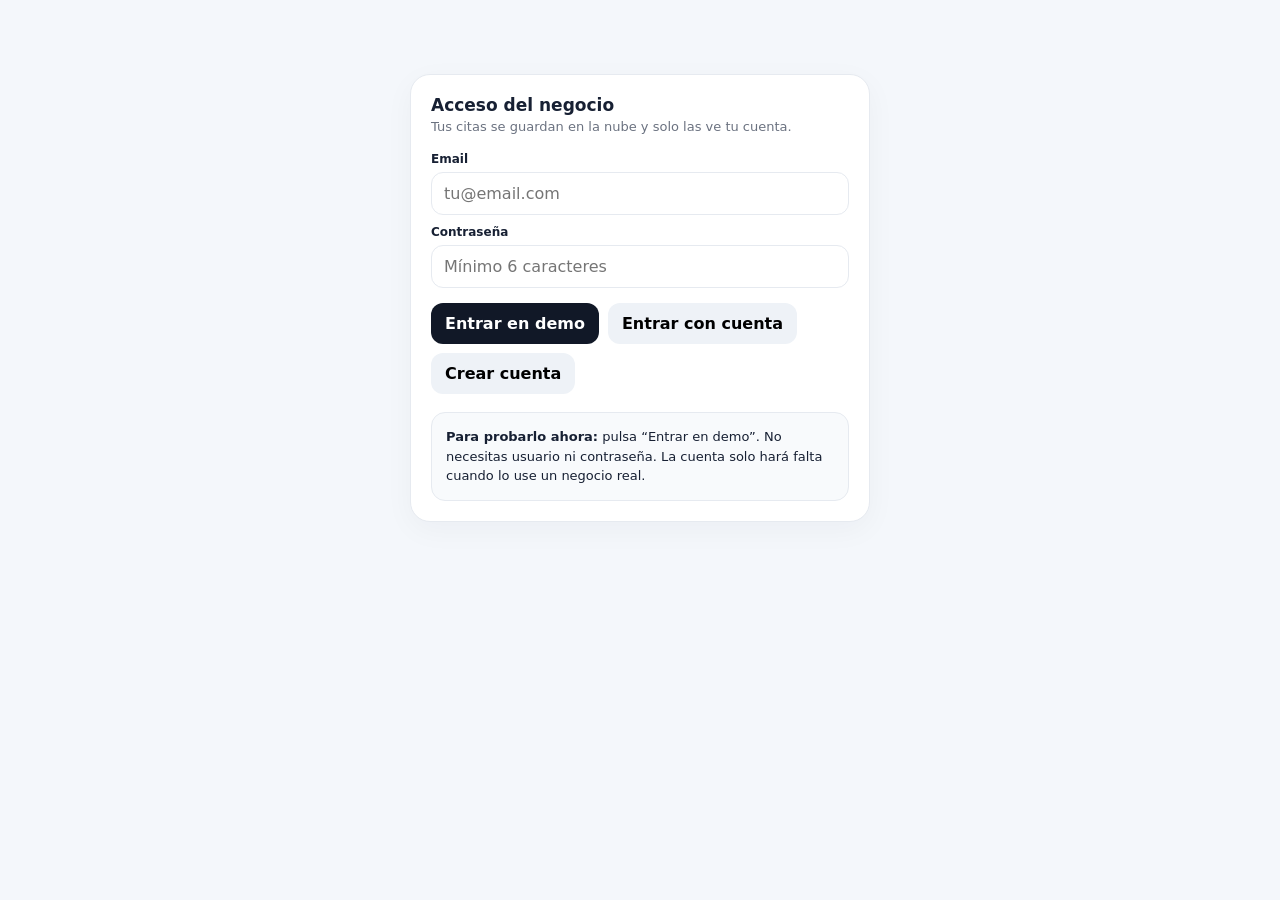
<file: recordatorios-citas.html>
<!doctype html>
<html lang="es">
<head>
<meta charset="utf-8">
<meta name="viewport" content="width=device-width,initial-scale=1">
<title>Recordatorios de citas</title>
<meta name="theme-color" content="#111827">
<style>
:root{--bg:#f4f7fb;--card:#fff;--ink:#172033;--muted:#6b7280;--line:#e6eaf0;--accent:#111827;--ok:#0f9f6e;--warn:#d97706;--danger:#dc2626;--soft:#eef2f7}
*{box-sizing:border-box}body{margin:0;font-family:Inter,system-ui,-apple-system,BlinkMacSystemFont,"Segoe UI",sans-serif;background:var(--bg);color:var(--ink)}button,input,select{font:inherit}button{cursor:pointer}
.shell{max-width:1180px;margin:auto;padding:24px}.topbar{display:flex;justify-content:space-between;gap:16px;align-items:center;margin-bottom:22px}.brand{display:flex;gap:12px;align-items:center}.logo{width:42px;height:42px;border-radius:14px;background:var(--accent);display:grid;place-items:center;color:#fff;font-weight:800}.brand h1{margin:0;font-size:21px}.brand p{margin:2px 0 0;color:var(--muted);font-size:13px}
.badge{padding:8px 11px;border-radius:999px;background:#e9fff6;color:#087451;font-size:12px;font-weight:700}.card{background:#fff;border:1px solid var(--line);border-radius:20px;box-shadow:0 8px 30px rgba(15,23,42,.04)}.cardpad{padding:20px}.grid{display:grid;grid-template-columns:1.05fr 1.95fr;gap:18px}.stats{display:grid;grid-template-columns:repeat(4,1fr);gap:12px;margin-bottom:18px}.stat{background:#fff;border:1px solid var(--line);border-radius:16px;padding:15px}.stat .n{font-size:25px;font-weight:800}.stat .t{font-size:12px;color:var(--muted);margin-top:3px}
h2{font-size:17px;margin:0 0 4px}.sub{color:var(--muted);font-size:13px;margin:0 0 18px}.formgrid{display:grid;grid-template-columns:1fr 1fr;gap:12px}.field{display:flex;flex-direction:column;gap:6px}.field.full{grid-column:1/-1}.field label{font-size:12px;font-weight:700}.field input,.field select{border:1px solid var(--line);border-radius:12px;padding:11px 12px;background:#fff;outline:none}.actions{display:flex;gap:9px;margin-top:15px;flex-wrap:wrap}.btn{border:0;border-radius:12px;padding:11px 14px;font-weight:750}.btn.primary{background:var(--accent);color:#fff}.btn.secondary{background:var(--soft)}.btn.danger{background:#fff1f2;color:#b91c1c}.btn.small{padding:8px 10px;font-size:12px}
.toolbar{display:flex;gap:10px;align-items:center;justify-content:space-between;margin-bottom:14px}.search{flex:1;border:1px solid var(--line);border-radius:12px;padding:10px 12px;max-width:220px}.list{display:flex;flex-direction:column;gap:10px}.appt{border:1px solid var(--line);border-radius:16px;padding:14px}.appttop{display:flex;justify-content:space-between;gap:12px}.who{font-weight:800}.meta{font-size:13px;color:var(--muted);margin-top:4px;line-height:1.45}.status{font-size:11px;font-weight:800;padding:6px 9px;border-radius:999px;white-space:nowrap}.pending,.waiting_provider{background:#fff7ed;color:#b45309}.sent{background:#ecfdf5;color:#047857}.failed,.cancelled{background:#fef2f2;color:#b91c1c}.processing{background:#eef2ff;color:#4338ca}.rowactions{display:flex;gap:8px;margin-top:12px;flex-wrap:wrap}.empty{padding:34px;text-align:center;color:var(--muted);border:1px dashed var(--line);border-radius:16px}.note{margin-top:18px;padding:14px;border-radius:14px;background:#f8fafc;border:1px solid var(--line);font-size:13px;line-height:1.5}.preview{background:#0f172a;color:#fff;border-radius:14px;padding:14px;font-size:13px;line-height:1.5;min-height:90px;white-space:pre-wrap}.auth{max-width:460px;margin:50px auto}.hidden{display:none!important}.toast{position:fixed;right:18px;bottom:18px;background:#111827;color:#fff;padding:12px 14px;border-radius:12px;display:none;max-width:320px}.settings{margin-top:18px}.footer{text-align:center;color:var(--muted);font-size:12px;margin:22px 0}
.filters{display:flex;gap:8px;flex-wrap:wrap;margin:0 0 14px}.filter{border:1px solid var(--line);background:#fff;border-radius:999px;padding:8px 12px;font-size:12px;font-weight:800;color:var(--muted)}.filter.active{background:var(--accent);color:#fff;border-color:var(--accent)}
.daygroup{margin-top:14px}.daytitle{font-size:12px;font-weight:900;color:#6b7280;text-transform:uppercase;letter-spacing:.08em;margin:15px 2px 8px}
.remindline{margin-top:8px;padding:9px 10px;border-radius:10px;background:#f8fafc;font-size:12px;color:#475569}.remindline strong{color:#111827}
.demoaction{background:#ecfdf5!important;color:#047857!important}
.brandingbox{display:grid;grid-template-columns:1fr 100px;gap:10px;margin-top:12px}.miniLogo{width:54px;height:54px;border-radius:16px;background:#111827;color:#fff;display:grid;place-items:center;font-weight:900;font-size:18px;margin-top:6px}
.nextbox{margin-top:18px}.nextrow{display:flex;justify-content:space-between;gap:12px;padding:11px 0;border-bottom:1px solid var(--line)}.nextrow:last-child{border-bottom:0}.nextwho{font-weight:800;font-size:13px}.nexttime{font-size:12px;color:var(--muted);margin-top:2px}.nextbadge{font-size:11px;font-weight:800;color:#047857;background:#ecfdf5;border-radius:999px;padding:6px 8px;align-self:flex-start}
.stat.sentstat .n{color:#047857}.heroStrip{background:linear-gradient(135deg,#111827,#334155);color:#fff;border-radius:20px;padding:18px 20px;margin-bottom:18px;display:flex;justify-content:space-between;gap:16px;align-items:center}.heroStrip h3{margin:0 0 4px;font-size:16px}.heroStrip p{margin:0;color:#cbd5e1;font-size:12px}.heroStrip .pill{background:rgba(255,255,255,.12);padding:8px 10px;border-radius:999px;font-size:11px;font-weight:800;white-space:nowrap}
@media(max-width:840px){.grid{grid-template-columns:1fr}.stats{grid-template-columns:1fr}.formgrid{grid-template-columns:1fr}.field.full{grid-column:auto}.shell{padding:14px}}
</style>
</head>
<body>
<div class="shell">
  <div id="authView" class="card cardpad auth">
    <h2>Acceso del negocio</h2>
    <p class="sub">Tus citas se guardan en la nube y solo las ve tu cuenta.</p>
    <div class="field"><label>Email</label><input id="authEmail" type="email" placeholder="tu@email.com"></div>
    <div class="field" style="margin-top:10px"><label>Contraseña</label><input id="authPass" type="password" placeholder="Mínimo 6 caracteres"></div>
    <div class="actions"><button class="btn primary" id="demoLoginBtn">Entrar en demo</button><button class="btn secondary" id="loginBtn">Entrar con cuenta</button><button class="btn secondary" id="signupBtn">Crear cuenta</button></div>
    <div class="note"><strong>Para probarlo ahora:</strong> pulsa “Entrar en demo”. No necesitas usuario ni contraseña. La cuenta solo hará falta cuando lo use un negocio real.</div>
  </div>

  <div id="appView" class="hidden">
    <div class="topbar">
      <div class="brand"><div class="logo">RC</div><div><h1>Recordatorios de citas</h1><p id="businessLabel">Panel del negocio</p></div></div>
      <div><span class="badge" id="modeBadge">Nube conectada</span> <button class="btn secondary small" id="logoutBtn">Salir</button></div>
    </div>

    <div class="stats">
      <div class="stat"><div class="n" id="statToday">0</div><div class="t">Citas hoy</div></div>
      <div class="stat"><div class="n" id="statTomorrow">0</div><div class="t">Citas mañana</div></div>
      <div class="stat"><div class="n" id="statPending">0</div><div class="t">Recordatorios pendientes</div></div>
      <div class="stat sentstat"><div class="n" id="statSent">0</div><div class="t">Recordatorios enviados</div></div>
    </div>

    <div class="heroStrip">
      <div><h3>📲 Reduce citas olvidadas sin cambiar tu forma de trabajar</h3><p>Apuntas la cita como siempre. El sistema se encarga del recordatorio.</p></div>
      <div class="pill">Demo comercial</div>
    </div>

    <div class="grid">
      <div>
        <div class="card cardpad">
          <h2>Nueva cita</h2><p class="sub">El negocio mete la cita y queda programada en la nube.</p>
          <form id="apptForm">
            <div class="formgrid">
              <div class="field full"><label>Cliente</label><input id="client" required></div>
              <div class="field"><label>Teléfono</label><input id="phone" required placeholder="607 775 804"></div>
              <div class="field"><label>Trabajador</label><input id="worker"></div>
              <div class="field"><label>Fecha</label><input id="date" type="date" required></div>
              <div class="field"><label>Hora</label><input id="time" type="time" required></div>
              <div class="field full"><label>Servicio</label><input id="service" placeholder="Corte + barba"></div>
              <div class="field"><label>Recordar</label><select id="reminder"><option value="24">24 h antes</option><option value="2">2 h antes</option><option value="48">48 h antes</option></select></div>
              <div class="field"><label>Canal</label><select id="channel"><option value="whatsapp">WhatsApp</option><option value="sms">SMS</option><option value="email">Email</option></select></div>
            </div>
            <div class="actions"><button class="btn primary" type="submit">Guardar cita</button><button class="btn secondary" type="button" id="demoBtn">Cargar ejemplo</button></div>
          </form>
        </div>

        <div class="card cardpad settings" id="whatsappSettings">
          <h2>Conectar WhatsApp Business</h2>
          <p class="sub">El token se guarda cifrado en Supabase Vault, no en la web.</p>
          <div class="field"><label>Nombre del negocio</label><input id="bizName" placeholder="Barbería Norte"></div>
          <div class="field" style="margin-top:10px"><label>Phone Number ID de Meta</label><input id="waPhoneId" placeholder="123456789..."></div>
          <div class="field" style="margin-top:10px"><label>Access Token de Meta</label><input id="waToken" type="password" placeholder="EAA..."></div>
          <div class="formgrid" style="margin-top:10px">
            <div class="field"><label>Plantilla</label><input id="waTemplate" value="appointment_reminder"></div>
            <div class="field"><label>Idioma</label><input id="waLang" value="es"></div>
          </div>
          <div class="actions"><button class="btn primary" id="saveWaBtn">Guardar configuración</button></div>
          <div class="note" id="waState">WhatsApp todavía no está conectado.</div>
        </div>

        <div class="card cardpad" style="margin-top:18px">
          <h2>Mensaje</h2><p class="sub">Ejemplo del recordatorio.</p><div class="preview" id="preview"></div>
        </div>
      </div>

      <div class="card cardpad">
        <div class="toolbar"><div><h2>Agenda de citas</h2><p class="sub" style="margin:3px 0 0" id="storageLabel">Guardadas en Supabase</p></div><input class="search" id="search" placeholder="Buscar cliente..."></div>
        <div class="filters">
          <button class="filter active" data-filter="all">Todas</button>
          <button class="filter" data-filter="today">Hoy</button>
          <button class="filter" data-filter="tomorrow">Mañana</button>
          <button class="filter" data-filter="pending">Pendientes</button>
          <button class="filter" data-filter="sent">Enviadas</button>
        </div>
        <div class="list" id="list"></div>
        <div class="nextbox">
          <h2>Próximos recordatorios</h2>
          <p class="sub">Cuándo saldrá el siguiente aviso.</p>
          <div id="nextReminders"></div>
        </div>
      </div>
    </div>
    <div class="footer">Backend con Supabase + RLS. Datos y credenciales protegidos.</div>
  </div>
</div>
<div class="toast" id="toast"></div>

<script type="module">
import { createClient } from 'https://esm.sh/@supabase/supabase-js@2';
const SUPABASE_URL='https://rzbwbilscgeeprflviwf.supabase.co';
const SUPABASE_KEY='sb_publishable_m-Z2NAiEYucjQhOJ2N5Wvw_7RqrtmCu';
const sb=createClient(SUPABASE_URL,SUPABASE_KEY);
let business=null,appointments=[],editingId=null,demoMode=false,currentFilter='all';
const DEMO_KEY='recordatorios_demo_v2';
const $=id=>document.getElementById(id);

function toast(msg){$('toast').textContent=msg;$('toast').style.display='block';setTimeout(function(){$('toast').style.display='none'},2800)}
function setDefaultDate(){const d=new Date();d.setDate(d.getDate()+1);$('date').value=d.toISOString().slice(0,10);$('time').value='18:00'}
function message(){
  let s='Hola '+($('client').value||'Andeka')+' 👋\nTe recordamos que tienes una cita el '+($('date').value||'02/10')+' a las '+($('time').value||'18:00');
  if($('service').value)s+=' para '+$('service').value;
  if($('worker').value)s+=' con '+$('worker').value;
  return s+'.\nSi no puedes venir, avísanos con tiempo. ¡Gracias!';
}
function updatePreview(){$('preview').textContent=message()}
function demoSave(){localStorage.setItem(DEMO_KEY,JSON.stringify(appointments))}
function demoLoad(){
  try{appointments=JSON.parse(localStorage.getItem(DEMO_KEY)||'[]')}catch(e){appointments=[]}
  if(!appointments.length){
    const d=new Date();d.setDate(d.getDate()+1);
    const d2=new Date();d2.setDate(d2.getDate()+2);
    const d3=new Date();d3.setDate(d3.getDate()+3);
    const a1=new Date(d.toISOString().slice(0,10)+'T18:00:00');
    const a2=new Date(d2.toISOString().slice(0,10)+'T11:30:00');
    const a3=new Date(d3.toISOString().slice(0,10)+'T17:00:00');
    appointments=[
      {id:'demo-'+Date.now()+'a',business_id:'demo',client_name:'Mikel',phone:'600123123',worker:'Iker',service:'Corte',appointment_at:a1.toISOString(),reminder_hours:24,reminder_at:new Date(a1.getTime()-24*3600000).toISOString(),channel:'whatsapp',reminder_status:'pending'},
      {id:'demo-'+Date.now()+'b',business_id:'demo',client_name:'Jon',phone:'611222333',worker:'Unai',service:'Corte + barba',appointment_at:a2.toISOString(),reminder_hours:24,reminder_at:new Date(a2.getTime()-24*3600000).toISOString(),channel:'whatsapp',reminder_status:'sent'},
      {id:'demo-'+Date.now()+'c',business_id:'demo',client_name:'Aitor',phone:'622333444',worker:'Iker',service:'Barba',appointment_at:a3.toISOString(),reminder_hours:2,reminder_at:new Date(a3.getTime()-2*3600000).toISOString(),channel:'whatsapp',reminder_status:'pending'}
    ];
    demoSave();
  }
  render();
}
function enterDemo(){
  demoMode=true;
  const savedName=localStorage.getItem('demo_business_name')||'Barbería Norte';
  const savedLogo=localStorage.getItem('demo_business_logo')||'BN';
  business={id:'demo',name:savedName,whatsapp_configured:false};
  $('authView').classList.add('hidden');$('appView').classList.remove('hidden');
  $('businessLabel').textContent=savedName;
  document.querySelector('.logo').textContent=savedLogo;
  $('modeBadge').textContent='Modo demo';
  $('storageLabel').textContent='Demo guardada en este navegador';
  $('whatsappSettings').innerHTML='<h2>Personaliza la demo</h2><p class="sub">Cámbiala en segundos para enseñársela a cualquier negocio.</p><div class="brandingbox"><div class="field"><label>Nombre del negocio</label><input id="demoBizName" value="'+esc(savedName)+'"></div><div class="field"><label>Iniciales</label><input id="demoLogo" maxlength="3" value="'+esc(savedLogo)+'"></div></div><div class="actions"><button class="btn primary" id="applyBrandBtn">Aplicar marca</button></div><div class="note"><strong>Versión real</strong>Cuando el negocio contrate el sistema conectaremos su WhatsApp Business para que los recordatorios salgan solos.</div>';
  setTimeout(function(){
    const b=document.getElementById('applyBrandBtn');
    if(b)b.addEventListener('click',function(){
      const name=(document.getElementById('demoBizName').value||'Mi negocio').trim();
      const initials=(document.getElementById('demoLogo').value||name.slice(0,2)).trim().toUpperCase().slice(0,3);
      localStorage.setItem('demo_business_name',name);localStorage.setItem('demo_business_logo',initials);
      business.name=name;$('businessLabel').textContent=name;document.querySelector('.logo').textContent=initials;toast('Marca aplicada a la demo');
    });
  },0);
  demoLoad();
}
['client','date','time','service','worker'].forEach(function(id){$(id).addEventListener('input',updatePreview)});

async function ensureBusiness(){
  const one=await sb.rpc('reminder_ensure_business',{p_name:'Mi negocio'});if(one.error)throw one.error;
  const two=await sb.from('reminder_businesses').select('*').eq('id',one.data).single();if(two.error)throw two.error;
  business=two.data;$('businessLabel').textContent=business.name;$('bizName').value=business.name||'';$('waPhoneId').value=business.whatsapp_phone_number_id||'';$('waTemplate').value=business.whatsapp_template_name||'appointment_reminder';$('waLang').value=business.whatsapp_template_language||'es';$('waState').textContent=business.whatsapp_configured?'WhatsApp configurado ✅':'WhatsApp todavía no está conectado.';
}
async function loadAppointments(){if(demoMode){demoLoad();return}const r=await sb.from('reminder_appointments').select('*').eq('business_id',business.id).order('appointment_at',{ascending:true});if(r.error)throw r.error;appointments=r.data||[];render()}
function dt(a){return new Date(a.appointment_at)}
function fmt(a){return dt(a).toLocaleString('es-ES',{weekday:'short',day:'2-digit',month:'short',hour:'2-digit',minute:'2-digit'})}
function statusText(s){return ({pending:'Programado',processing:'Procesando',sent:'Enviado',failed:'Error',cancelled:'Cancelada',waiting_provider:'Esperando WhatsApp'})[s]||s}
function esc(s){return String(s||'').replace(/[&<>"']/g,function(c){return {'&':'&amp;','<':'&lt;','>':'&gt;','"':'&quot;',"'":'&#39;'}[c]})}
function reminderDate(a){return a.reminder_at?new Date(a.reminder_at):new Date(dt(a).getTime()-Number(a.reminder_hours||24)*3600000)}
function fmtReminder(a){return reminderDate(a).toLocaleString('es-ES',{weekday:'short',day:'2-digit',month:'short',hour:'2-digit',minute:'2-digit'})}
function dayKey(a){const x=dt(a);return x.getFullYear()+'-'+String(x.getMonth()+1).padStart(2,'0')+'-'+String(x.getDate()).padStart(2,'0')}
function dayLabel(a){return dt(a).toLocaleDateString('es-ES',{weekday:'long',day:'numeric',month:'long'})}
function matchesFilter(a){
  const now=new Date(),tom=new Date();tom.setDate(now.getDate()+1);
  const same=function(x,y){return x.getFullYear()===y.getFullYear()&&x.getMonth()===y.getMonth()&&x.getDate()===y.getDate()};
  if(currentFilter==='today')return same(dt(a),now);
  if(currentFilter==='tomorrow')return same(dt(a),tom);
  if(currentFilter==='pending')return ['pending','processing','failed','waiting_provider'].includes(a.reminder_status);
  if(currentFilter==='sent')return a.reminder_status==='sent';
  return true;
}
function renderNextReminders(){
  const box=$('nextReminders');
  const rows=appointments.filter(function(a){return a.reminder_status!=='cancelled'&&a.reminder_status!=='sent'}).sort(function(a,b){return reminderDate(a)-reminderDate(b)}).slice(0,4);
  if(!rows.length){box.innerHTML='<div class="empty">No hay recordatorios pendientes.</div>';return}
  box.innerHTML=rows.map(function(a){return '<div class="nextrow"><div><div class="nextwho">'+esc(a.client_name)+'</div><div class="nexttime">'+esc(fmtReminder(a))+' · '+esc(a.channel)+'</div></div><div class="nextbadge">'+(reminderDate(a)<new Date()?'Listo para enviar':'Programado')+'</div></div>'}).join('');
}
function render(){
  const q=$('search').value.trim().toLowerCase();
  const rows=appointments.filter(function(a){return matchesFilter(a)&&(!q||(a.client_name+' '+a.phone+' '+(a.service||'')+' '+(a.worker||'')).toLowerCase().includes(q))}).sort(function(a,b){return dt(a)-dt(b)});
  if(!rows.length){$('list').innerHTML='<div class="empty">No hay citas en esta vista.</div>'}
  else {
    let html='',lastDay='';
    rows.forEach(function(a){
      const key=dayKey(a);
      if(key!==lastDay){html+='<div class="daytitle">'+esc(dayLabel(a))+'</div>';lastDay=key}
      const demoSend=demoMode&&a.reminder_status!=='sent'?'<button class="btn small demoaction" onclick="simulateSend(\''+a.id+'\')">▶ Simular envío</button>':'';
      html+='<div class="appt"><div class="appttop"><div><div class="who">'+esc(a.client_name)+'</div><div class="meta">'+esc(fmt(a))+(a.service?' · '+esc(a.service):'')+(a.worker?' · '+esc(a.worker):'')+'<br>'+esc(a.phone)+' · '+esc(a.channel)+'</div><div class="remindline">⏰ <strong>Recordatorio:</strong> '+esc(fmtReminder(a))+' ('+a.reminder_hours+' h antes)</div></div><span class="status '+esc(a.reminder_status)+'">'+statusText(a.reminder_status)+'</span></div><div class="rowactions">'+demoSend+'<button class="btn secondary small" onclick="editAppt(\''+a.id+'\')">Editar</button><button class="btn danger small" onclick="deleteAppt(\''+a.id+'\')">Eliminar</button></div></div>';
    });
    $('list').innerHTML=html;
  }
  const now=new Date(),tom=new Date();tom.setDate(now.getDate()+1);const same=function(x,y){return x.getFullYear()===y.getFullYear()&&x.getMonth()===y.getMonth()&&x.getDate()===y.getDate()};
  $('statToday').textContent=appointments.filter(function(a){return same(dt(a),now)&&a.reminder_status!=='cancelled'}).length;
  $('statTomorrow').textContent=appointments.filter(function(a){return same(dt(a),tom)&&a.reminder_status!=='cancelled'}).length;
  $('statPending').textContent=appointments.filter(function(a){return ['pending','failed','waiting_provider','processing'].includes(a.reminder_status)}).length;
  $('statSent').textContent=appointments.filter(function(a){return a.reminder_status==='sent'}).length;
  renderNextReminders();
}
$('search').addEventListener('input',render);
document.querySelectorAll('.filter').forEach(function(btn){btn.addEventListener('click',function(){
  currentFilter=btn.dataset.filter;
  document.querySelectorAll('.filter').forEach(function(x){x.classList.remove('active')});
  btn.classList.add('active');render();
})});

$('apptForm').addEventListener('submit',async function(e){
  e.preventDefault();const when=new Date($('date').value+'T'+$('time').value+':00');const hours=Number($('reminder').value);const reminderAt=new Date(when.getTime()-hours*3600000);
  const payload={business_id:business.id,client_name:$('client').value.trim(),phone:$('phone').value.trim(),worker:$('worker').value.trim()||null,service:$('service').value.trim()||null,appointment_at:when.toISOString(),reminder_hours:hours,reminder_at:reminderAt.toISOString(),channel:$('channel').value,reminder_status:'pending',sent_at:null,last_error:null,provider_message_id:null};
  if(demoMode){
    if(editingId){appointments=appointments.map(function(a){return a.id===editingId?Object.assign({},a,payload):a})}
    else{payload.id='demo-'+Date.now();appointments.push(payload)}
    demoSave();editingId=null;e.target.reset();setDefaultDate();updatePreview();render();toast('Cita guardada en la demo');return;
  }
  const r=editingId?await sb.from('reminder_appointments').update(payload).eq('id',editingId):await sb.from('reminder_appointments').insert(payload);
  if(r.error){toast(r.error.message);return}editingId=null;e.target.reset();setDefaultDate();updatePreview();await loadAppointments();toast('Cita guardada');
});
window.editAppt=async function(id){const a=appointments.find(function(x){return x.id===id});if(!a)return;editingId=id;$('client').value=a.client_name;$('phone').value=a.phone;$('worker').value=a.worker||'';$('service').value=a.service||'';$('reminder').value=String(a.reminder_hours);$('channel').value=a.channel;const x=new Date(a.appointment_at);$('date').value=x.toISOString().slice(0,10);$('time').value=x.toTimeString().slice(0,5);updatePreview();scrollTo({top:0,behavior:'smooth'})};
window.simulateSend=function(id){
  if(!demoMode)return;
  appointments=appointments.map(function(a){return a.id===id?Object.assign({},a,{reminder_status:'sent',sent_at:new Date().toISOString()}):a});
  demoSave();render();toast('Recordatorio simulado como enviado ✅');
};
window.deleteAppt=async function(id){if(!confirm('¿Eliminar esta cita?'))return;if(demoMode){appointments=appointments.filter(function(a){return a.id!==id});demoSave();render();toast('Cita eliminada');return}const r=await sb.from('reminder_appointments').delete().eq('id',id);if(r.error)toast(r.error.message);else{await loadAppointments();toast('Cita eliminada')}};
$('demoBtn').addEventListener('click',function(){$('client').value='Mikel';$('phone').value='600 456 789';$('worker').value='Iker';$('service').value='Corte + barba';const d=new Date();d.setDate(d.getDate()+2);$('date').value=d.toISOString().slice(0,10);$('time').value='17:30';updatePreview()});

$('saveWaBtn').addEventListener('click',async function(){if(demoMode){toast('En la demo no hace falta conectar WhatsApp');return}
  if($('bizName').value.trim()&&$('bizName').value.trim()!==business.name){const b=await sb.from('reminder_businesses').update({name:$('bizName').value.trim()}).eq('id',business.id);if(b.error){toast(b.error.message);return}}
  if(!$('waPhoneId').value.trim()||!$('waToken').value.trim()){toast('Faltan Phone Number ID y Access Token');return}
  const r=await sb.rpc('reminder_set_whatsapp_config',{p_phone_number_id:$('waPhoneId').value.trim(),p_access_token:$('waToken').value.trim(),p_template_name:$('waTemplate').value.trim()||'appointment_reminder',p_template_language:$('waLang').value.trim()||'es'});
  if(r.error){toast(r.error.message);return}$('waToken').value='';await ensureBusiness();toast('WhatsApp guardado de forma segura');
});
async function enter(){const g=await sb.auth.getSession();if(!g.data.session){$('authView').classList.remove('hidden');$('appView').classList.add('hidden');return}$('authView').classList.add('hidden');$('appView').classList.remove('hidden');try{await ensureBusiness();await loadAppointments()}catch(e){toast(e.message)}}
$('demoLoginBtn').addEventListener('click',function(){enterDemo()});
$('loginBtn').addEventListener('click',async function(){const r=await sb.auth.signInWithPassword({email:$('authEmail').value.trim(),password:$('authPass').value});if(r.error)toast(r.error.message);else enter()});
$('signupBtn').addEventListener('click',async function(){const r=await sb.auth.signUp({email:$('authEmail').value.trim(),password:$('authPass').value});if(r.error)toast(r.error.message);else toast('Cuenta creada. Si te pide confirmar email, revisa tu correo.')});
$('logoutBtn').addEventListener('click',async function(){if(!demoMode)await sb.auth.signOut();location.reload()});
setDefaultDate();updatePreview();enter();
</script>
</body>
</html>
</file>
<file: style.css>
/* =========================
   AJUSTES GENERALES
========================= */

html {
    scroll-behavior: smooth;
}

body {
    margin: 0;
    font-family: "Inter", sans-serif;
    background-color: #111;
    color: white;
}

h1,
h2,
h3,
p {
    margin-top: 0;
}


/* =========================
   MENÚ SUPERIOR
========================= */

header {
    display: flex;
    justify-content: space-between;
    align-items: center;

    padding: 18px 8%;

    background-color: rgba(15, 15, 15, 0.95);

    position: sticky;
    top: 0;
    z-index: 1000;

    border-bottom: 1px solid rgba(255, 255, 255, 0.08);
}

.logo {
    margin: 0;

    font-size: 24px;
    font-weight: 800;
    letter-spacing: 2px;

    white-space: nowrap;
}

.logo::first-letter {
    color: #e63946;
}

nav {
    display: flex;
    align-items: center;
    gap: 22px;
}

nav a {
    color: #ddd;
    text-decoration: none;

    margin: 0;

    font-size: 15px;
    font-weight: 600;

    white-space: nowrap;

    transition: color 0.2s;
}

nav a:hover {
    color: #e63946;
}


/* BOTÓN HAMBURGUESA */

.menu-hamburguesa {
    display: none;

    background: none;
    border: none;

    color: white;
    font-size: 30px;

    cursor: pointer;
}


/* =========================
   PORTADA
========================= */

.inicio {
    min-height: 80vh;

    display: flex;
    align-items: center;

    padding: 0 8%;

    background:
        linear-gradient(
            rgba(0, 0, 0, 0.65),
            rgba(0, 0, 0, 0.65)
        ),
        url("taller.jpg");

    background-size: cover;
    background-position: center;
}

.contenido-inicio {
    max-width: 700px;
}

.etiqueta {
    color: #e63946;

    font-size: 14px;
    font-weight: bold;

    letter-spacing: 2px;
}

.contenido-inicio h1 {
    font-size: 70px;
    line-height: 1;

    margin: 20px 0;
}

.contenido-inicio p {
    max-width: 550px;

    font-size: 20px;
    line-height: 1.6;

    color: #ddd;
}


/* =========================
   BOTONES
========================= */

.botones-inicio {
    display: flex;
    gap: 15px;

    margin-top: 25px;
}

.boton {
    display: inline-block;

    background-color: #e63946;
    color: white;

    text-decoration: none;

    padding: 15px 30px;

    font-size: 18px;

    border-radius: 8px;
    border: none;

    cursor: pointer;

    transition:
        background-color 0.2s,
        transform 0.2s;
}

.boton:hover {
    background-color: #c1121f;
    transform: translateY(-2px);
}

.boton-secundario {
    display: inline-block;

    color: white;

    border: 2px solid white;

    text-decoration: none;

    padding: 13px 30px;

    font-size: 18px;

    border-radius: 8px;

    transition: 0.2s;
}

.boton-secundario:hover {
    background-color: white;
    color: #111;
}


/* =========================
   SERVICIOS
========================= */

.servicios {
    background-color: white;
    color: #111;

    padding: 80px 8%;

    text-align: center;
}

.servicios h2 {
    font-size: 36px;
}

.tarjetas {
    display: flex;
    justify-content: center;

    gap: 25px;

    margin-top: 40px;
}

.tarjeta {
    background-color: #f2f2f2;

    padding: 35px 30px;

    border-radius: 12px;

    width: 260px;

    transition:
        transform 0.3s ease,
        box-shadow 0.3s ease;
}

.tarjeta:hover {
    transform: translateY(-10px);

    box-shadow:
        0 15px 35px rgba(0, 0, 0, 0.15);
}

.tarjeta h3 {
    font-size: 22px;
}

.tarjeta p {
    font-size: 16px;
    line-height: 1.6;
}


/* =========================
   TRABAJOS REALIZADOS
========================= */

.trabajos {
    padding: 90px 8%;

    background-color: #111;

    text-align: center;
}

.subtitulo {
    color: #e63946;

    font-size: 14px;
    font-weight: bold;

    letter-spacing: 2px;
}

.trabajos h2 {
    font-size: 40px;

    margin: 10px 0;
}

.descripcion-trabajos {
    color: #aaa;

    font-size: 18px;

    margin-bottom: 40px;
}

.galeria {
    display: flex;
    justify-content: center;

    gap: 25px;
}

.trabajo {
    position: relative;

    width: 350px;
    height: 400px;

    overflow: hidden;

    border-radius: 12px;

    background-color: #222;
}

.trabajo img {
    width: 100%;
    height: 100%;

    object-fit: cover;

    transition: transform 0.4s ease;
}

.trabajo:hover img {
    transform: scale(1.08);
}

.info-trabajo {
    position: absolute;

    left: 0;
    right: 0;
    bottom: 0;

    padding: 30px 20px 20px;

    text-align: left;

    background:
        linear-gradient(
            transparent,
            rgba(0, 0, 0, 0.9)
        );
}

.info-trabajo h3 {
    margin: 0 0 5px;

    font-size: 22px;
}

.info-trabajo p {
    margin: 0;

    font-size: 15px;

    color: #ddd;
}


/* =========================
   RESEÑAS
========================= */

.resenas {
    background-color: #f5f5f5;
    color: #111;

    padding: 80px 8%;

    text-align: center;
}

.resenas h2 {
    font-size: 38px;

    margin: 10px 0 40px;
}

.lista-resenas {
    display: flex;
    justify-content: center;

    gap: 25px;
}

.resena {
    background-color: white;

    width: 280px;

    padding: 30px;

    border-radius: 12px;

    text-align: left;

    box-shadow:
        0 5px 20px rgba(0, 0, 0, 0.08);
}

.estrellas {
    color: #f5b301;

    font-size: 22px;

    margin-bottom: 15px;
}

.resena p {
    font-size: 16px;
    line-height: 1.6;

    color: #555;
}

.resena h3 {
    font-size: 15px;

    margin-top: 20px;
}


/* =========================
   UBICACIÓN
========================= */

.ubicacion {
    background-color: white;
    color: #111;

    padding: 80px 8%;

    text-align: center;
}

.ubicacion h2 {
    font-size: 38px;

    margin: 10px 0;
}

.ubicacion > p {
    color: #666;

    font-size: 18px;

    margin-bottom: 35px;
}

.mapa {
    max-width: 1100px;

    margin: auto;

    border-radius: 15px;

    overflow: hidden;
}

.mapa iframe {
    width: 100%;
    height: 400px;

    border: 0;

    display: block;
}


/* =========================
   CONTACTO
========================= */

.contacto {
    padding: 80px 8%;

    text-align: center;

    background-color: #181818;
    color: white;
}

.contacto h2 {
    font-size: 36px;

    margin-bottom: 10px;
}

.contacto > p {
    font-size: 19px;

    color: #ccc;
}

.datos-contacto {
    margin: 30px 0;
}

.datos-contacto p {
    font-size: 18px;
}


/* =========================
   FORMULARIO DE CITA
========================= */

.modal {
    display: none;

    position: fixed;

    inset: 0;

    background-color: rgba(0, 0, 0, 0.75);

    justify-content: center;
    align-items: center;

    z-index: 2000;
}

.modal-contenido {
    position: relative;

    width: 90%;
    max-width: 450px;

    box-sizing: border-box;

    background-color: white;
    color: #111;

    padding: 35px;

    border-radius: 15px;
}

.modal-contenido h2 {
    font-size: 32px;

    margin-bottom: 25px;
}

.cerrar-modal {
    position: absolute;

    top: 15px;
    right: 20px;

    background: none;
    border: none;

    font-size: 30px;

    cursor: pointer;
}

#formulario-cita {
    display: flex;
    flex-direction: column;

    gap: 10px;
}

#formulario-cita label {
    font-weight: 600;
}

#formulario-cita input,
#formulario-cita select {
    padding: 13px;

    border: 1px solid #ccc;

    border-radius: 7px;

    font-family: inherit;
    font-size: 16px;
}

#formulario-cita .boton {
    margin-top: 15px;
}


/* =========================
   WHATSAPP FLOTANTE
========================= */

.whatsapp {
    position: fixed;

    right: 25px;
    bottom: 25px;

    width: 60px;
    height: 60px;

    display: flex;
    justify-content: center;
    align-items: center;

    background-color: #25D366;
    color: white;

    font-size: 28px;

    text-decoration: none;

    border-radius: 50%;

    box-shadow:
        0 5px 20px rgba(0, 0, 0, 0.3);

    transition: transform 0.2s;

    z-index: 1500;
}

.whatsapp:hover {
    transform: scale(1.1);
}


/* =========================
   PIE DE PÁGINA
========================= */

footer {
    background-color: #0a0a0a;
    color: #aaa;

    text-align: center;

    padding: 20px;
}

footer p {
    font-size: 14px;

    margin: 0;
}


/* =========================
   MÓVILES
========================= */

@media (max-width: 768px) {

    /* MENÚ */

    header {
        padding: 18px 6%;

        flex-direction: row;
        flex-wrap: wrap;

        gap: 10px;
    }

    .logo {
        font-size: 20px;
    }

    .menu-hamburguesa {
        display: block;
    }

    nav {
        display: none;

        flex-direction: column;

        width: 100%;

        gap: 0;

        text-align: center;
    }

    nav.menu-abierto {
        display: flex;
    }

    nav a {
        width: 100%;

        box-sizing: border-box;

        padding: 13px 0;

        font-size: 15px;

        border-top: 1px solid rgba(255, 255, 255, 0.08);
    }


    /* PORTADA */

    .inicio {
        min-height: 75vh;

        padding: 0 6%;
    }

    .contenido-inicio h1 {
        font-size: 45px;
    }

    .contenido-inicio p {
        font-size: 17px;
    }

    .botones-inicio {
        flex-direction: column;

        align-items: flex-start;
    }


    /* SERVICIOS */

    .tarjetas {
        flex-direction: column;

        align-items: center;
    }

    .tarjeta {
        width: 80%;
    }


    /* TRABAJOS */

    .galeria {
        flex-direction: column;

        align-items: center;
    }

    .trabajo {
        width: 90%;
        height: 350px;
    }


    /* RESEÑAS */

    .lista-resenas {
        flex-direction: column;

        align-items: center;
    }

    .resena {
        width: 80%;
    }


    /* MAPA */

    .mapa iframe {
        height: 300px;
    }


    /* WHATSAPP */

    .whatsapp {
        width: 55px;
        height: 55px;

        right: 15px;
        bottom: 15px;
    }

}


/* =========================
   PANTALLAS MUY PEQUEÑAS
========================= */

@media (max-width: 480px) {

    .contenido-inicio h1 {
        font-size: 38px;
    }

    .contenido-inicio p {
        font-size: 16px;
    }

    .servicios h2,
    .trabajos h2,
    .resenas h2,
    .ubicacion h2,
    .contacto h2 {
        font-size: 30px;
    }

    .trabajo {
        height: 320px;
    }

}
</file>
